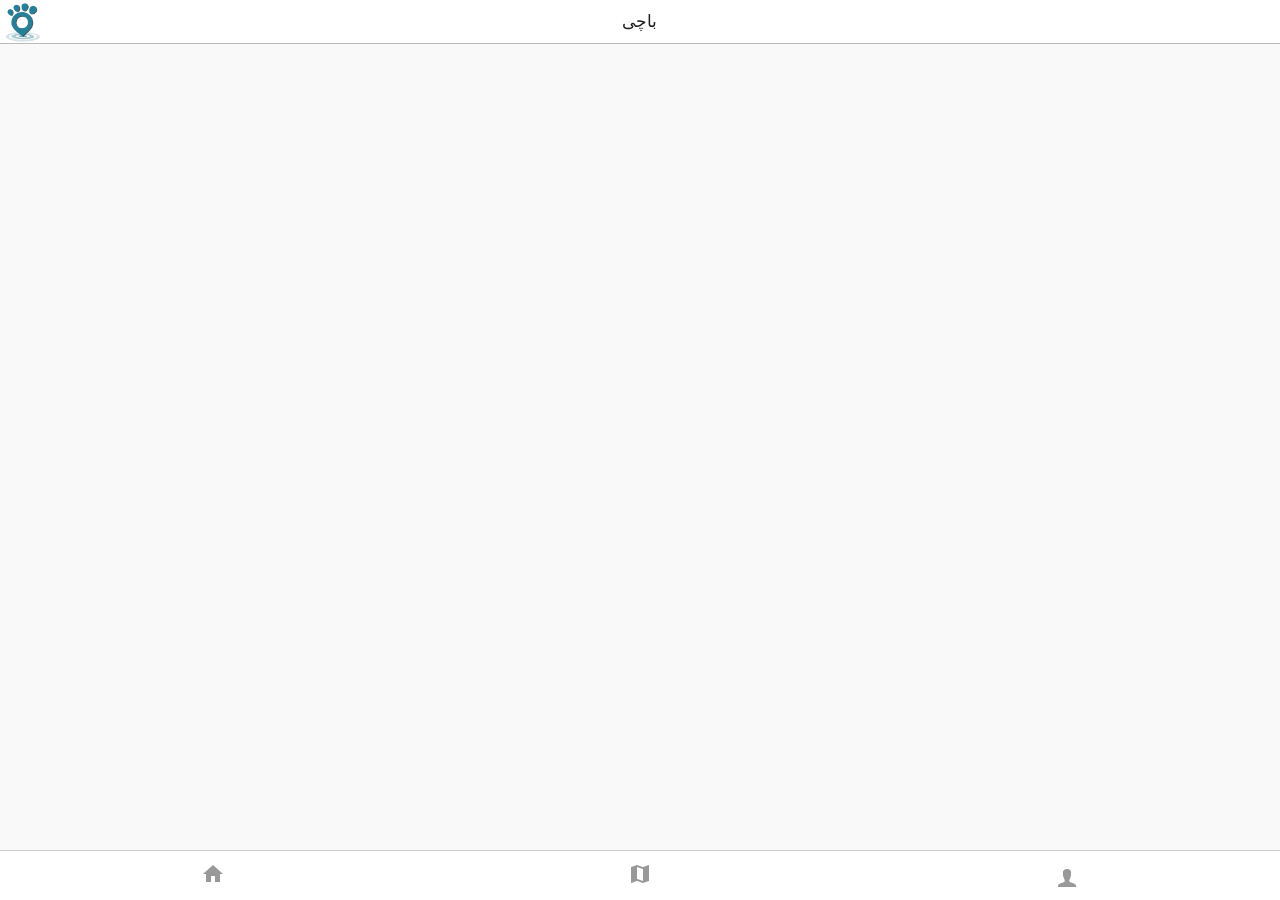
<file: webapp/index.html>
<!DOCTYPE HTML>
<html>
<head>
  <meta charset="utf-8">
  <meta name="viewport" content="width=device-width, initial-scale=1, maximum-scale=1, user-scalable=no">
  <meta http-equiv="Content-Security-Policy" content="default-src * data: gap: https://ssl.gstatic.com; style-src * 'unsafe-inline'; script-src * 'unsafe-inline' 'unsafe-eval'">
<!--   <script src="components/loader.js"></script> -->
  <script src="js/jquery.min.js"></script>
  <script src="lib/onsenui/js/onsenui.min.js"></script>
  <script src="js/conf.js"></script>
  <script src="js/db.js"></script>
  <script src="js/gps.js"></script>
  <script src="js/net.js"></script>
  <link rel="stylesheet" href="components/loader.css">
  <link rel="stylesheet" href="lib/onsenui/css/onsenui.css">
  <link rel="stylesheet" href="lib/onsenui/css/onsen-css-components.css">
  <link rel="stylesheet" href="css/style.css">
</head>
<body>
    <ons-template id="tab1.html">
      <ons-page id="first-page">
        <p style="text-align: center;">
          صفحه اصلی
        </p>
        <div style="margin:100pt 10pt 100pt 10pt;">
        <p>
        <ons-button modifier="large--cta" id="start" onclick="getCurrentLocation();"><ons-ripple></ons-ripple>شروع</ons-button>
        </p>
        </div>
        <div style="margin:100pt 10pt 100pt 10pt;">
        <p>
        <ons-button modifier="large--cta" id="stop" disabled onclick="stopLocation();">پایان</ons-button>
        </p>
        </div>
        <!--<ons-button onclick="gotoUser();">کاربر</ons-button>-->
        <!--<ons-row align="center">
          <ons-col class="col">-->
          <!--</ons-col>
        </ons-row>
        <br/>
        <ons-row align="center">
          <ons-col class="col">-->
          <!--</ons-col>
        </ons-row>-->
        <!--<div id="geolocation"></div>-->
      </ons-page>
    </ons-template>
    <ons-template id="tab4.html">
      <ons-page id="second-page">
        <p style="text-align: center;">
          آرشیو مسیر
        </p>
        <p style="margin-top: 30px;text-align: center;">
          <ons-button onclick="showDates(true);">نمایش </ons-button>
        </p>
        <p style="margin-top: 30px;text-align: center;" class="loading">
          <ons-icon size="50px" spin icon="md-spinner"></ons-icon>
        </p>
        <div id="dates-all"></div>
        <div id="archiveMap1" style="height:350px"></div>
      </ons-page>
    </ons-template>
    <ons-template id="tab2.html">
      <ons-page id="third-page">
        <p style="text-align: center;">
          مسیر
        </p>
        <p style="margin-top: 30px;text-align: center;">
          <ons-button onclick="showDates(false);">نمایش تایید نشده</ons-button>
          <ons-button onclick="showDates(true);">نمایش تایید شده</ons-button>
        </p>
        <p style="margin-top: 30px;text-align: center;" class="loading">
          <ons-icon size="50px" spin icon="md-spinner"></ons-icon>
        </p>
        <p style="margin-top: 30px;text-align: center;font-size:30px;font-weight:bold;">
          <span>امتیاز شما : </span>
          <span id="emtiaz" style="color:red;">-</span>
        </p>
        <div id="dates"></div>
        <!--
        <table width="100%">
          <tr>
        		<td style="width:50%;vertical-align:top;">
              <div id="archiveMap" style="height:350px;"></div><br/>
              <span style="background:#0000ff">&nbsp;&nbsp;</span>
              پیاده
              <br/>
              <span style="background:#ff0000">&nbsp;&nbsp;</span>
              دوچرخه
              <br/>
              <span style="background:#00ff00">&nbsp;&nbsp;</span>
              خودرو
              <br/>
              <span style="background:#068888">&nbsp;&nbsp;</span>
              اتوبوس
              <br/>
              <span style="background:#000000">&nbsp;&nbsp;</span>
              مترو
              <br/>
              <span style="background:#ff00ff">&nbsp;&nbsp;</span>
              ایست
              <br/>
        		</td>
            <td style="width:50%;vertical-align:top;">
              <div id="travel_mode"></div>
            </td>
        	</tr>
        </table>-->
      </ons-page>
    </ons-template>
    <ons-template id="tab3.html">
      <ons-page id="fourth-page">
        <div id="demoMap" style="height:250px;"></div>
        <!--<ons-icon icon="fa-subway"></ons-icon>
        <ons-icon icon="fa-bus"></ons-icon>
        <ons-icon icon="fa-car"></ons-icon>
        <ons-icon icon="fa-bicycle"></ons-icon>
        <ons-icon icon="fa-male"></ons-icon>
        <ons-icon icon="fa-car"></ons-icon>
        <ons-button>
          <ons-icon icon="md-face"></ons-icon>
          Button
        </ons-button>-->
        <!--<ons-button onclick="showModal()">GO</ons-button>-->
        <p style="text-align: center;">
          اطلاعات کاربر
        </p>
        <p style="text-align: center;direction:rtl;">
          <ons-input id="username" modifier="underbar" placeholder="نام کاربری" float ></ons-input>
        </p>
        <p style="text-align: center;direction:rtl;">
          <ons-input id="password" modifier="underbar" type="password" placeholder="رمز عبور" float ></ons-input>
        </p>
        <p style="text-align: center;direction:rtl;" class="reg">
          <ons-input id="repassword" modifier="underbar" type="password" placeholder="تکرار رمز عبور" float ></ons-input>
        </p>
        <p style="text-align: center;direction:rtl;" class="reg">
          <ons-input id="fname" modifier="underbar" placeholder="نام" float ></ons-input>
        </p>
        <p style="text-align: center;direction:rtl;" class="reg">
          <ons-input id="lname" modifier="underbar" placeholder="نام خانوادگی" float ></ons-input>
        </p>
        <p style="text-align: center;" class="reg">
          <label for="gender-1" class="center">
            زن
          </label>
          <label class="left">
            <ons-input name="gender" type="radio" input-id="gender-1" checked></ons-input>
          </label>
          <label for="gender-0" class="center">
            مرد
          </label>
          <label class="left">
            <ons-input name="gender" type="radio" input-id="gender-0"></ons-input>
          </label>
        </p>
        <p style="text-align: center;" class="reg">
          <ons-input id="age" modifier="underbar" placeholder="سن" float></ons-input>
        </p>
        <p style="text-align: center;" class="reg">
          شغل
          <br/>
          <ons-select id="job">
            <option value="1">کارمند</option>
            <option value="2">شغل آزاد</option>
            <option value="3">دانشجو</option>
            <option value="4">دانش آموز</option>
            <option value="5">خانه دار</option>
            <option value="6">بیکار</option>
          </ons-select>
        </p>
        
        <p style="text-align: center;" class="reg">
          مالکیت وسیله نقلیه
          <br/>
          <ons-select id="car">
            <option value="1">خودرو شخصی</option>
            <option value="2">موتور سیکلت</option>
            <option value="3">دوچرخه</option>
            <option value="4">هیچ وسیله نقلیه</option>
            <option value="5">خانه دار</option>
          </ons-select>
        </p>
        <p style="text-align: center;" class="reg">
          <ons-input id="benzin" modifier="underbar" placeholder="مصرف خودرو" float></ons-input>
        </p>
        <p style="text-align: center;" class="reg">
          <ons-input id="cell" modifier="underbar" placeholder="تلفن همراه" float></ons-input>
        </p>
        
        <p style="text-align: center;" class="reg">
          <ons-input id="email" modifier="underbar" placeholder="پست الکترونیک" float></ons-input>
        </p>
        <p style="text-align: center;direction:rtl;" class="reg">
          <input id="address" type="hidden" />
          <label class="center">
            منزل&nbsp;&nbsp;&nbsp;&nbsp;
          </label>
          <ons-button onclick="selectFeild('address');">نقشه</ons-button>
        </p>
        
        <p style="text-align: center;direction:rtl;" class="reg">
          <input id="work1" type="hidden" />
          <label class="center">
            کار&nbsp;۱&nbsp;&nbsp;&nbsp;&nbsp;
          </label>
          <ons-button onclick="selectFeild('work1');">نقشه</ons-button>
        </p>
        <p style="text-align: center;direction:rtl;" class="reg">
          <input id="work2" type="hidden" />
          <label class="center">
            کار&nbsp;۲&nbsp;&nbsp;&nbsp;&nbsp;
          </label>
          <ons-button onclick="selectFeild('work2');">نقشه</ons-button>
        </p>
        <p style="text-align: center;direction:rtl;" class="reg">
          <input id="school1" type="hidden" />
          <label class="center">
            محل تحصیل
          </label>
          <ons-button onclick="selectFeild('school1');">نقشه</ons-button>
        </p>
        <p style="text-align: center;direction:rtl;" class="reg">
          <input id="school2" type="hidden" />
          <label class="center">
            موسسه آموزشی
          </label>
          <ons-button onclick="selectFeild('school2');">نقشه</ons-button>
        </p>
        
        <p style="text-align: center;direction:rtl;" class="reg">
          <input id="shop1" type="hidden" />
          <label class="center">
          محل فروشگاهیی که در هفته بیش از دوبار به آن مراجعه میکنید
          <br/>
          فروشگاه1
          </label>
          <ons-button onclick="selectFeild('shop1');">نقشه</ons-button>
        </p>

        <p style="text-align: center;direction:rtl;" class="reg">
          <input id="shop2" type="hidden" />
          <label class="center">
            فروشگاه2
          </label>
          <ons-button onclick="selectFeild('shop2');">نقشه</ons-button>
        </p>
        <p style="text-align: center;direction:rtl;" class="reg">
          <label class="center">
        آیا برای مسیر یابی و یا استفاده از وسایل نقلیه از موبایل اپلیکیشن استفاده می کنید ؟
          </label>
          <br/>
          <ons-select id="use_car">
            <option value="1">خیر</option>
            <option value="2">بله</option>
          </ons-select>
        </p>
        <p style="text-align: center;direction:rtl;" class="reg">
          <label class="center">
        آیا سرپرست خانواده هستید ؟
          </label>
          <br/>
          <ons-select id="sarparast">
            <option value="1">خیر</option>
            <option value="2">بله</option>
          </ons-select>
        </p>
        <p style="text-align: center;direction:rtl;" class="reg">
          <label class="center">
            تعداد اعضای خانواده شما چند نفر است؟
          </label>
          <br/>
          <ons-input id="tedad_khanevade" modifier="underbar" placeholder="تعداد خانواده" float></ons-input>
        </p>
        <p style="text-align: center;direction:rtl;" class="reg">
          <label class="center">
        به طور معمول برای سفر شهری شغلی یا تحصیلی از چه وسیله ای استفاده می کنید ؟ 
          </label>
          <br/>
          <ons-select id="vasile">
            <option value="1">خودروی شخصی</option>
            <option value="2">تاکسی</option>
            <option value="3">وسیله حمل و نقل عمومی</option>
            <option value="4">دوچرخه</option>
            <option value="5">موتور سیکلت</option>
            <option value="6">پیاده</option>
            <option value="7">سرویس شرکت یا مدرسه</option>
          </ons-select>
        </p>
        
        <p style="margin-top: 30px;text-align: center;" class="loading">
          <ons-icon size="50px" spin icon="md-spinner"></ons-icon>
        </p>
        <p style="margin-top: 30px;text-align: center;">
          <ons-button onclick="login()">ورود</ons-button>
          <ons-button onclick="register()" modifier="light">ثبت نام</ons-button>
        </p>
      </ons-page>
    </ons-template>

  <ons-page>
    <ons-toolbar>
      <div class="center" id="toolbar-title">باچی</div>
      <div class="left"><img src="img/bachi.png" style="height:45px" /></div>
    </ons-toolbar>
    <ons-tabbar position="auto" id="tbbar">
      <ons-tab icon="md-home" page="tab1.html" active>
      </ons-tab>
      <ons-tab icon="md-map" page="tab2.html">
      </ons-tab>
      <!--<ons-tab icon="fa-map" page="tab4.html">
      </ons-tab>-->
      <ons-tab icon="ion-person" page="tab3.html">
      </ons-tab>
    </ons-tabbar>
  </ons-page>
  <ons-modal id="m1" direction="up" style="background:#fff;">
    <ons-toolbar style="margin-top:20pt">
      <div class="left"><ons-toolbar-button onclick="modal_back('m1');">Back</ons-toolbar-button></div>
      <div class="center" id="m1_title">AAA</div>
    </ons-toolbar>
    <div id="archiveMap" style="height:350px;margin-top:20pt;"></div>
    <p id="m1_loading" style="color:#000;"><ons-icon icon="md-spinner" size="28px" spin></ons-icon></p>
    <div id="travel_mode" style="color:#000;"></div>
  </ons-modal>
<!--<ons-page id="helloworld-page">
  <ons-toolbar>
    <div class="center"></div>
    <div class="right">
      <ons-toolbar-button>
        <ons-icon icon="ion-navicon, material:md-menu"></ons-icon>
      </ons-toolbar-button>
    </div>
  </ons-toolbar>

  <p style="text-align: center">
    <ons-button>Click me!</ons-button>
  </p>
</ons-page>-->
  <script>
    function showModal(mod_id,title) {
      var modal = document.querySelector('#'+mod_id);
      // $("#archiveMap").html('');
      $("#travel_mode").html('');
      $("#"+mod_id+"_title").html(title);
      $("#"+mod_id+"_loading").show();
      modal.show();
    }
    function modal_back(mod_id){
      var modal = document.querySelector('#'+mod_id);
      modal.hide();
    }
    var user_id=0;
    var myTabbar = document.querySelector("ons-tabbar");
    // var bgGeo;
    ons.ready(function() {
      try{
        var cb = cordova.plugins.backgroundMode;
        
        cb.enable();
        /*
        cordova.plugins.backgroundMode.overrideBackButton();
        cordova.plugins.backgroundMode.excludeFromTaskList();
        cordova.plugins.backgroundMode.on('activate', function() {
           cordova.plugins.backgroundMode.disableWebViewOptimizations();
           cordova.plugins.backgroundMode.moveToForeground();
        });
        cordova.plugins.backgroundMode.setDefaults({
            title: 'BaChi',
            text: 'BaChi is working',
            icon: 'icon' // this will look for icon.png in platforms/android/res/drawable|mipmap
            color: 'F14F4D' // hex format like 'F14F4D'
            resume: false,
            hidden: false,
            bigText: false
        });
        */
        // cb.setDefaults({
        //     title: 'BaChi',
        //     text: 'BaChi is working',
        //     icon: 'icon' // this will look for icon.png in platforms/android/res/drawable|mipmap
        //     color: 'F14F4D' // hex format like 'F14F4D'
        //     resume: true,
        //     hidden: false,
        //     bigText: false
        // });
        cb.on('activate', function() {
           cb.disableWebViewOptimizations();
           // setTimeout(function(){
           //   cb.moveToForeground();
           // },1000);
        });
        // alert(cb.isActive());
      }catch(e){
        // alert(e.message);
      }
      // cordova.plugins.backgroundMode.setDefaults({
      //     title: "باچی",
      //     text: "باچی فعال است",
      //     icon: 'icon', // this will look for icon.png in platforms/android/res/drawable|mipmap
      //     color: 'F14F4D', // hex format like 'F14F4D'
      //     resume: true,
      //     hidden: true,
      //     bigText: false
      // })
      // cordova.plugins.backgroundMode.enable();
      // cordova.plugins.backgroundMode.on('activate', function() {
      //    cordova.plugins.backgroundMode.disableWebViewOptimizations(); 
      // });
      /*
      //Make sure to get at least one GPS coordinate in the foreground before starting background services
      navigator.geolocation.getCurrentPosition(function() {
       alert("Succesfully retreived our GPS position, we can now start our background tracker.");
      }, function(error) {
       alert(error);
      });

      //Get plugin
      var bgLocationServices =  window.plugins.backgroundLocationServices;
      
      //Congfigure Plugin
      bgLocationServices.configure({
           //Both
           desiredAccuracy: 20, // Desired Accuracy of the location updates (lower means more accurate but more battery consumption)
           distanceFilter: 5, // (Meters) How far you must move from the last point to trigger a location update
           debug: true, // <-- Enable to show visual indications when you receive a background location update
           interval: 2000, // (Milliseconds) Requested Interval in between location updates.
           useActivityDetection: false, // Uses Activitiy detection to shut off gps when you are still (Greatly enhances Battery Life)
           
           //Android Only
           notificationTitle: 'BG Plugin', // customize the title of the notification
           notificationText: 'Tracking', //customize the text of the notification
           fastestInterval: 5000 // <-- (Milliseconds) Fastest interval your app / server can handle updates
           
      });
      
      //Register a callback for location updates, this is where location objects will be sent in the background
      bgLocationServices.registerForLocationUpdates(function(location) {
           // alert("We got an BG Update" + JSON.stringify(location));
           sendBGTest(location);
      }, function(err) {
           alert("Error: Didnt get an update");
           alert(err);
      });
      
      //Register for Activity Updates
      
      //Uses the Detected Activies / CoreMotion API to send back an array of activities and their confidence levels
      //See here for more information:
      //https://developers.google.com/android/reference/com/google/android/gms/location/DetectedActivity
      bgLocationServices.registerForActivityUpdates(function(activities) {
           alert("We got an activity update" + activities);
      }, function(err) {
           alert("Error: Something went wrong");
           alert(err);
      });
      
      //Start the Background Tracker. When you enter the background tracking will start, and stop when you enter the foreground.
      bgLocationServices.start();
      */
      
      myTabbar.addEventListener("prechange", function(e) {

        if((user_id<=0 && e.index!=2)||(user_id>0 && e.index==2)){
          e.cancel();
        }
        if(user_id>0 && e.index==2){
          if(confirm('آیا می خواهید کاربری شما خارج شود؟')){
            logout();
            user_id=-1;
            myTabbar.setActiveTab(2);
          }
        }
        if(user_id>0 && e.index==1){
          $(".loading").show();
          getEmtiaz(function(dt){
            $(".loading").hide();
            if(dt){
              $("#emtiaz").text(dt.items[0].emtiaz);
            }
          });
        }
      });
      createDB();
      sendPoint();
    });
  </script>
  <script src="js/OpenLayers.js"></script>
  <script src="js/map.js"></script>
</body>
</html>
</file>
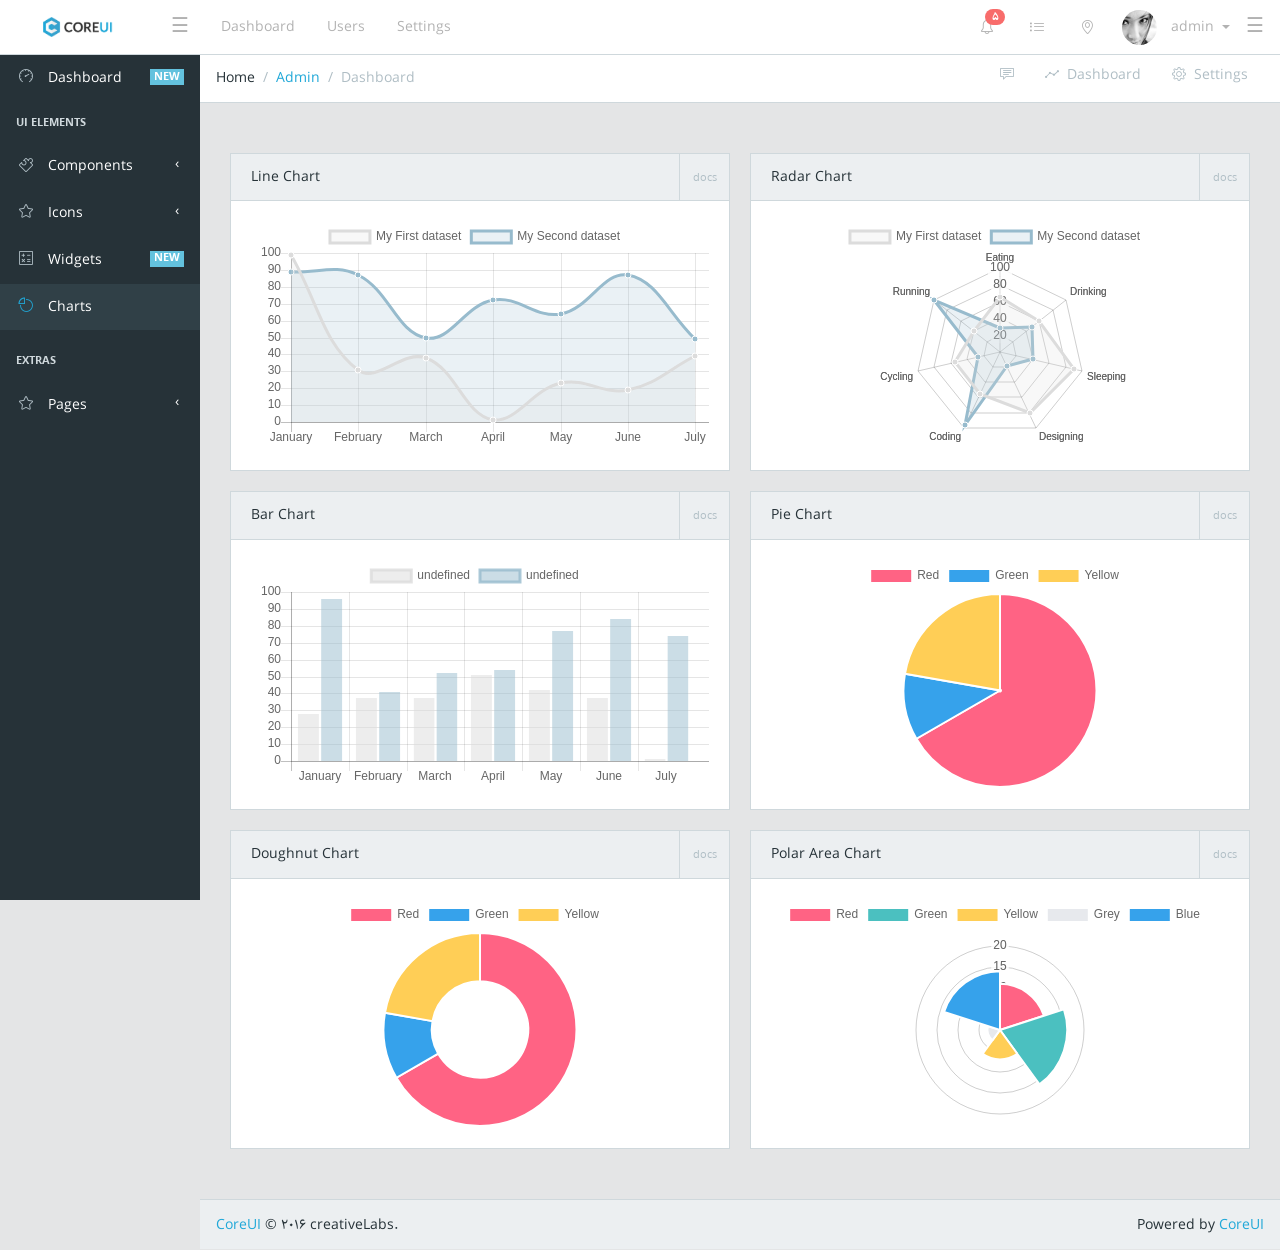
<file: npanel/charts.html>
<!--
 * CoreUI - Open Source Bootstrap Admin Template
 * @version v1.0.0-alpha.2
 * @link http://coreui.io
 * Copyright (c) 2016 creativeLabs Łukasz Holeczek
 * @license MIT
 -->
<!DOCTYPE html>
<html lang="en">

<head>
    <meta charset="utf-8">
    <meta http-equiv="X-UA-Compatible" content="IE=edge">
    <meta name="viewport" content="width=device-width, initial-scale=1, shrink-to-fit=no">
    <meta name="description" content="CoreUI Bootstrap 4 Admin Template">
    <meta name="author" content="Lukasz Holeczek">
    <meta name="keyword" content="CoreUI Bootstrap 4 Admin Template">
    <!-- <link rel="shortcut icon" href="assets/ico/favicon.png"> -->
    <title>CoreUI Bootstrap 4 Admin Template</title>
    <!-- Icons -->
    <link href="css/font-awesome.min.css" rel="stylesheet">
    <link href="css/simple-line-icons.css" rel="stylesheet">
    <!-- Main styles for this application -->
    <link href="css/style.css" rel="stylesheet">
</head>
<!-- BODY options, add following classes to body to change options
		1. 'compact-nav'     	  - Switch sidebar to minified version (width 50px)
		2. 'sidebar-nav'		  - Navigation on the left
			2.1. 'sidebar-off-canvas'	- Off-Canvas
				2.1.1 'sidebar-off-canvas-push'	- Off-Canvas which move content
				2.1.2 'sidebar-off-canvas-with-shadow'	- Add shadow to body elements
		3. 'fixed-nav'			  - Fixed navigation
		4. 'navbar-fixed'		  - Fixed navbar
	-->

<body class="navbar-fixed sidebar-nav fixed-nav">
    <header class="navbar">
        <div class="container-fluid">
            <button class="navbar-toggler mobile-toggler hidden-lg-up" type="button">&#9776;</button>
            <a class="navbar-brand" href="#"></a>
            <ul class="nav navbar-nav hidden-md-down">
                <li class="nav-item">
                    <a class="nav-link navbar-toggler layout-toggler" href="#">&#9776;</a>
                </li>
                <li class="nav-item p-x-1">
                    <a class="nav-link" href="#">Dashboard</a>
                </li>
                <li class="nav-item p-x-1">
                    <a class="nav-link" href="#">Users</a>
                </li>
                <li class="nav-item p-x-1">
                    <a class="nav-link" href="#">Settings</a>
                </li>
            </ul>
            <ul class="nav navbar-nav pull-right hidden-md-down">
                <li class="nav-item">
                    <a class="nav-link" href="#"><i class="icon-bell"></i><span class="tag tag-pill tag-danger">5</span></a>
                </li>
                <li class="nav-item">
                    <a class="nav-link" href="#"><i class="icon-list"></i></a>
                </li>
                <li class="nav-item">
                    <a class="nav-link" href="#"><i class="icon-location-pin"></i></a>
                </li>
                <li class="nav-item dropdown">
                    <a class="nav-link dropdown-toggle nav-link" data-toggle="dropdown" href="#" role="button" aria-haspopup="true" aria-expanded="false">
                        <img src="img/avatars/6.jpg" class="img-avatar" alt="admin@bootstrapmaster.com">
                        <span class="hidden-md-down">admin</span>
                    </a>
                    <div class="dropdown-menu dropdown-menu-right">
                        <div class="dropdown-header text-xs-center">
                            <strong>Account</strong>
                        </div>
                        <a class="dropdown-item" href="#"><i class="fa fa-bell-o"></i> Updates<span class="tag tag-info">42</span></a>
                        <a class="dropdown-item" href="#"><i class="fa fa-envelope-o"></i> Messages<span class="tag tag-success">42</span></a>
                        <a class="dropdown-item" href="#"><i class="fa fa-tasks"></i> Tasks<span class="tag tag-danger">42</span></a>
                        <a class="dropdown-item" href="#"><i class="fa fa-comments"></i> Comments<span class="tag tag-warning">42</span></a>
                        <div class="dropdown-header text-xs-center">
                            <strong>Settings</strong>
                        </div>
                        <a class="dropdown-item" href="#"><i class="fa fa-user"></i> Profile</a>
                        <a class="dropdown-item" href="#"><i class="fa fa-wrench"></i> Settings</a>
                        <a class="dropdown-item" href="#"><i class="fa fa-usd"></i> Payments<span class="tag tag-default">42</span></a>
                        <a class="dropdown-item" href="#"><i class="fa fa-file"></i> Projects<span class="tag tag-primary">42</span></a>
                        <div class="divider"></div>
                        <a class="dropdown-item" href="#"><i class="fa fa-shield"></i> Lock Account</a>
                        <a class="dropdown-item" href="#"><i class="fa fa-lock"></i> Logout</a>
                    </div>
                </li>
                <li class="nav-item">
                    <a class="nav-link navbar-toggler aside-toggle" href="#">&#9776;</a>
                </li>
            </ul>
        </div>
    </header>
    <div class="sidebar">
        <nav class="sidebar-nav">
            <ul class="nav">
                <li class="nav-item">
                    <a class="nav-link" href="index.html"><i class="icon-speedometer"></i> Dashboard <span class="tag tag-info">NEW</span></a>
                </li>
                <li class="nav-title">
                    UI Elements
                </li>
                <li class="nav-item nav-dropdown">
                    <a class="nav-link nav-dropdown-toggle" href="#"><i class="icon-puzzle"></i> Components</a>
                    <ul class="nav-dropdown-items">
                        <li class="nav-item">
                            <a class="nav-link" href="components-buttons.html"><i class="icon-puzzle"></i> Buttons</a>
                        </li>
                        <li class="nav-item">
                            <a class="nav-link" href="components-social-buttons.html"><i class="icon-puzzle"></i> Social Buttons</a>
                        </li>
                        <li class="nav-item">
                            <a class="nav-link" href="components-cards.html"><i class="icon-puzzle"></i> Cards</a>
                        </li>
                        <li class="nav-item">
                            <a class="nav-link" href="components-forms.html"><i class="icon-puzzle"></i> Forms</a>
                        </li>
                        <li class="nav-item">
                            <a class="nav-link" href="components-switches.html"><i class="icon-puzzle"></i> Switches</a>
                        </li>
                        <li class="nav-item">
                            <a class="nav-link" href="components-tables.html"><i class="icon-puzzle"></i> Tables</a>
                        </li>
                    </ul>
                </li>
                <li class="nav-item nav-dropdown">
                    <a class="nav-link nav-dropdown-toggle" href="#"><i class="icon-star"></i> Icons</a>
                    <ul class="nav-dropdown-items">
                        <li class="nav-item">
                            <a class="nav-link" href="icons-font-awesome.html"><i class="icon-star"></i> Font Awesome</a>
                        </li>
                        <li class="nav-item">
                            <a class="nav-link" href="icons-simple-line-icons.html"><i class="icon-star"></i> Simple Line Icons</a>
                        </li>
                    </ul>
                </li>
                <li class="nav-item">
                    <a class="nav-link" href="widgets.html"><i class="icon-calculator"></i> Widgets <span class="tag tag-info">NEW</span></a>
                </li>
                <li class="nav-item">
                    <a class="nav-link" href="charts.html"><i class="icon-pie-chart"></i> Charts</a>
                </li>
                <li class="divider"></li>
                <li class="nav-title">
                    Extras
                </li>
                <li class="nav-item nav-dropdown">
                    <a class="nav-link nav-dropdown-toggle" href="#"><i class="icon-star"></i> Pages</a>
                    <ul class="nav-dropdown-items">
                        <li class="nav-item">
                            <a class="nav-link" href="pages-login.html" target="_top"><i class="icon-star"></i> Login</a>
                        </li>
                        <li class="nav-item">
                            <a class="nav-link" href="pages-register.html" target="_top"><i class="icon-star"></i> Register</a>
                        </li>
                        <li class="nav-item">
                            <a class="nav-link" href="pages-404.html" target="_top"><i class="icon-star"></i> Error 404</a>
                        </li>
                        <li class="nav-item">
                            <a class="nav-link" href="pages-500.html" target="_top"><i class="icon-star"></i> Error 500</a>
                        </li>
                    </ul>
                </li>
            </ul>
        </nav>
    </div>
    <!-- Main content -->
    <main class="main">
        <!-- Breadcrumb -->
        <ol class="breadcrumb">
            <li class="breadcrumb-item">Home</li>
            <li class="breadcrumb-item"><a href="#">Admin</a>
            </li>
            <li class="breadcrumb-item active">Dashboard</li>
            <!-- Breadcrumb Menu-->
            <li class="breadcrumb-menu">
                <div class="btn-group" role="group" aria-label="Button group with nested dropdown">
                    <a class="btn btn-secondary" href="#"><i class="icon-speech"></i></a>
                    <a class="btn btn-secondary" href="./"><i class="icon-graph"></i> &nbsp;Dashboard</a>
                    <a class="btn btn-secondary" href="#"><i class="icon-settings"></i> &nbsp;Settings</a>
                </div>
            </li>
        </ol>
        <div class="container-fluid">
            <div class="animated fadeIn">
                <div class="card-columns col-2">
                    <div class="card">
                        <div class="card-header">
                            Line Chart
                            <div class="card-actions">
                                <a href="http://www.chartjs.org">
                                    <small class="text-muted">docs</small>
                                </a>
                            </div>
                        </div>
                        <div class="card-block">
                            <div class="chart-wrapper">
                                <canvas id="canvas-1"></canvas>
                            </div>
                        </div>
                    </div>
                    <div class="card">
                        <div class="card-header">
                            Bar Chart
                            <div class="card-actions">
                                <a href="http://www.chartjs.org">
                                    <small class="text-muted">docs</small>
                                </a>
                            </div>
                        </div>
                        <div class="card-block">
                            <div class="chart-wrapper">
                                <canvas id="canvas-2"></canvas>
                            </div>
                        </div>
                    </div>
                    <div class="card">
                        <div class="card-header">
                            Doughnut Chart
                            <div class="card-actions">
                                <a href="http://www.chartjs.org">
                                    <small class="text-muted">docs</small>
                                </a>
                            </div>
                        </div>
                        <div class="card-block">
                            <div class="chart-wrapper">
                                <canvas id="canvas-3"></canvas>
                            </div>
                        </div>
                    </div>
                    <div class="card">
                        <div class="card-header">
                            Radar Chart
                            <div class="card-actions">
                                <a href="http://www.chartjs.org">
                                    <small class="text-muted">docs</small>
                                </a>
                            </div>
                        </div>
                        <div class="card-block">
                            <div class="chart-wrapper">
                                <canvas id="canvas-4"></canvas>
                            </div>
                        </div>
                    </div>
                    <div class="card">
                        <div class="card-header">
                            Pie Chart
                            <div class="card-actions">
                                <a href="http://www.chartjs.org">
                                    <small class="text-muted">docs</small>
                                </a>
                            </div>
                        </div>
                        <div class="card-block">
                            <div class="chart-wrapper">
                                <canvas id="canvas-5"></canvas>
                            </div>
                        </div>
                    </div>
                    <div class="card">
                        <div class="card-header">
                            Polar Area Chart
                            <div class="card-actions">
                                <a href="http://www.chartjs.org">
                                    <small class="text-muted">docs</small>
                                </a>
                            </div>
                        </div>
                        <div class="card-block">
                            <div class="chart-wrapper">
                                <canvas id="canvas-6"></canvas>
                            </div>
                        </div>
                    </div>
                </div>
            </div>
        </div>
        <!-- /.container-fluid -->
    </main>
    <aside class="aside-menu">
        <ul class="nav nav-tabs" role="tablist">
            <li class="nav-item">
                <a class="nav-link active" data-toggle="tab" href="#timeline" role="tab"><i class="icon-list"></i></a>
            </li>
            <li class="nav-item">
                <a class="nav-link" data-toggle="tab" href="#messages" role="tab"><i class="icon-speech"></i></a>
            </li>
            <li class="nav-item">
                <a class="nav-link" data-toggle="tab" href="#settings" role="tab"><i class="icon-settings"></i></a>
            </li>
        </ul>
        <!-- Tab panes -->
        <div class="tab-content">
            <div class="tab-pane active" id="timeline" role="tabpanel">
                <div class="callout m-a-0 p-y-h text-muted text-xs-center bg-faded text-uppercase">
                    <small><b>Today</b>
                    </small>
                </div>
                <hr class="transparent m-x-1 m-y-0">
                <div class="callout callout-warning m-a-0 p-y-1">
                    <div class="avatar pull-xs-right">
                        <img src="img/avatars/7.jpg" class="img-avatar" alt="admin@bootstrapmaster.com">
                    </div>
                    <div>Meeting with
                        <strong>Lucas</strong>
                    </div>
                    <small class="text-muted m-r-1"><i class="icon-calendar"></i>&nbsp; 1 - 3pm</small>
                    <small class="text-muted"><i class="icon-location-pin"></i>&nbsp; Palo Alto, CA</small>
                </div>
                <hr class="m-x-1 m-y-0">
                <div class="callout callout-info m-a-0 p-y-1">
                    <div class="avatar pull-xs-right">
                        <img src="img/avatars/4.jpg" class="img-avatar" alt="admin@bootstrapmaster.com">
                    </div>
                    <div>Skype with
                        <strong>Megan</strong>
                    </div>
                    <small class="text-muted m-r-1"><i class="icon-calendar"></i>&nbsp; 4 - 5pm</small>
                    <small class="text-muted"><i class="icon-social-skype"></i>&nbsp; On-line</small>
                </div>
                <hr class="transparent m-x-1 m-y-0">
                <div class="callout m-a-0 p-y-h text-muted text-xs-center bg-faded text-uppercase">
                    <small><b>Tomorrow</b>
                    </small>
                </div>
                <hr class="transparent m-x-1 m-y-0">
                <div class="callout callout-danger m-a-0 p-y-1">
                    <div>New UI Project -
                        <strong>deadline</strong>
                    </div>
                    <small class="text-muted m-r-1"><i class="icon-calendar"></i>&nbsp; 10 - 11pm</small>
                    <small class="text-muted"><i class="icon-home"></i>&nbsp; creativeLabs HQ</small>
                    <div class="avatars-stack m-t-h">
                        <div class="avatar avatar-xs">
                            <img src="img/avatars/2.jpg" class="img-avatar" alt="admin@bootstrapmaster.com">
                        </div>
                        <div class="avatar avatar-xs">
                            <img src="img/avatars/3.jpg" class="img-avatar" alt="admin@bootstrapmaster.com">
                        </div>
                        <div class="avatar avatar-xs">
                            <img src="img/avatars/4.jpg" class="img-avatar" alt="admin@bootstrapmaster.com">
                        </div>
                        <div class="avatar avatar-xs">
                            <img src="img/avatars/5.jpg" class="img-avatar" alt="admin@bootstrapmaster.com">
                        </div>
                        <div class="avatar avatar-xs">
                            <img src="img/avatars/6.jpg" class="img-avatar" alt="admin@bootstrapmaster.com">
                        </div>
                    </div>
                </div>
                <hr class="m-x-1 m-y-0">
                <div class="callout callout-success m-a-0 p-y-1">
                    <div>
                        <strong>#10 Startups.Garden</strong>Meetup</div>
                    <small class="text-muted m-r-1"><i class="icon-calendar"></i>&nbsp; 1 - 3pm</small>
                    <small class="text-muted"><i class="icon-location-pin"></i>&nbsp; Palo Alto, CA</small>
                </div>
                <hr class="m-x-1 m-y-0">
                <div class="callout callout-primary m-a-0 p-y-1">
                    <div>
                        <strong>Team meeting</strong>
                    </div>
                    <small class="text-muted m-r-1"><i class="icon-calendar"></i>&nbsp; 4 - 6pm</small>
                    <small class="text-muted"><i class="icon-home"></i>&nbsp; creativeLabs HQ</small>
                    <div class="avatars-stack m-t-h">
                        <div class="avatar avatar-xs">
                            <img src="img/avatars/2.jpg" class="img-avatar" alt="admin@bootstrapmaster.com">
                        </div>
                        <div class="avatar avatar-xs">
                            <img src="img/avatars/3.jpg" class="img-avatar" alt="admin@bootstrapmaster.com">
                        </div>
                        <div class="avatar avatar-xs">
                            <img src="img/avatars/4.jpg" class="img-avatar" alt="admin@bootstrapmaster.com">
                        </div>
                        <div class="avatar avatar-xs">
                            <img src="img/avatars/5.jpg" class="img-avatar" alt="admin@bootstrapmaster.com">
                        </div>
                        <div class="avatar avatar-xs">
                            <img src="img/avatars/6.jpg" class="img-avatar" alt="admin@bootstrapmaster.com">
                        </div>
                        <div class="avatar avatar-xs">
                            <img src="img/avatars/7.jpg" class="img-avatar" alt="admin@bootstrapmaster.com">
                        </div>
                        <div class="avatar avatar-xs">
                            <img src="img/avatars/8.jpg" class="img-avatar" alt="admin@bootstrapmaster.com">
                        </div>
                    </div>
                </div>
                <hr class="m-x-1 m-y-0">
            </div>
            <div class="tab-pane p-a-1" id="messages" role="tabpanel">
                <div class="message">
                    <div class="p-y-1 p-b-3 m-r-1 pull-left">
                        <div class="avatar">
                            <img src="img/avatars/7.jpg" class="img-avatar" alt="admin@bootstrapmaster.com">
                            <span class="avatar-status tag-success"></span>
                        </div>
                    </div>
                    <div>
                        <small class="text-muted">Lukasz Holeczek</small>
                        <small class="text-muted pull-right m-t-q">1:52 PM</small>
                    </div>
                    <div class="text-truncate font-weight-bold">Lorem ipsum dolor sit amet</div>
                    <small class="text-muted">Lorem ipsum dolor sit amet, consectetur adipisicing elit, sed do eiusmod tempor incididunt...</small>
                </div>
                <hr>
                <div class="message">
                    <div class="p-y-1 p-b-3 m-r-1 pull-left">
                        <div class="avatar">
                            <img src="img/avatars/7.jpg" class="img-avatar" alt="admin@bootstrapmaster.com">
                            <span class="avatar-status tag-success"></span>
                        </div>
                    </div>
                    <div>
                        <small class="text-muted">Lukasz Holeczek</small>
                        <small class="text-muted pull-right m-t-q">1:52 PM</small>
                    </div>
                    <div class="text-truncate font-weight-bold">Lorem ipsum dolor sit amet</div>
                    <small class="text-muted">Lorem ipsum dolor sit amet, consectetur adipisicing elit, sed do eiusmod tempor incididunt...</small>
                </div>
                <hr>
                <div class="message">
                    <div class="p-y-1 p-b-3 m-r-1 pull-left">
                        <div class="avatar">
                            <img src="img/avatars/7.jpg" class="img-avatar" alt="admin@bootstrapmaster.com">
                            <span class="avatar-status tag-success"></span>
                        </div>
                    </div>
                    <div>
                        <small class="text-muted">Lukasz Holeczek</small>
                        <small class="text-muted pull-right m-t-q">1:52 PM</small>
                    </div>
                    <div class="text-truncate font-weight-bold">Lorem ipsum dolor sit amet</div>
                    <small class="text-muted">Lorem ipsum dolor sit amet, consectetur adipisicing elit, sed do eiusmod tempor incididunt...</small>
                </div>
                <hr>
                <div class="message">
                    <div class="p-y-1 p-b-3 m-r-1 pull-left">
                        <div class="avatar">
                            <img src="img/avatars/7.jpg" class="img-avatar" alt="admin@bootstrapmaster.com">
                            <span class="avatar-status tag-success"></span>
                        </div>
                    </div>
                    <div>
                        <small class="text-muted">Lukasz Holeczek</small>
                        <small class="text-muted pull-right m-t-q">1:52 PM</small>
                    </div>
                    <div class="text-truncate font-weight-bold">Lorem ipsum dolor sit amet</div>
                    <small class="text-muted">Lorem ipsum dolor sit amet, consectetur adipisicing elit, sed do eiusmod tempor incididunt...</small>
                </div>
                <hr>
                <div class="message">
                    <div class="p-y-1 p-b-3 m-r-1 pull-left">
                        <div class="avatar">
                            <img src="img/avatars/7.jpg" class="img-avatar" alt="admin@bootstrapmaster.com">
                            <span class="avatar-status tag-success"></span>
                        </div>
                    </div>
                    <div>
                        <small class="text-muted">Lukasz Holeczek</small>
                        <small class="text-muted pull-right m-t-q">1:52 PM</small>
                    </div>
                    <div class="text-truncate font-weight-bold">Lorem ipsum dolor sit amet</div>
                    <small class="text-muted">Lorem ipsum dolor sit amet, consectetur adipisicing elit, sed do eiusmod tempor incididunt...</small>
                </div>
            </div>
            <div class="tab-pane p-a-1" id="settings" role="tabpanel">
                <h6>Settings</h6>
                <div class="aside-options">
                    <div class="clearfix m-t-2">
                        <small><b>Option 1</b>
                        </small>
                        <label class="switch switch-text switch-pill switch-success switch-sm pull-right">
                            <input type="checkbox" class="switch-input" checked>
                            <span class="switch-label" data-on="On" data-off="Off"></span>
                            <span class="switch-handle"></span>
                        </label>
                    </div>
                    <div>
                        <small class="text-muted">Lorem ipsum dolor sit amet, consectetur adipisicing elit, sed do eiusmod tempor incididunt ut labore et dolore magna aliqua.</small>
                    </div>
                </div>
                <div class="aside-options">
                    <div class="clearfix m-t-1">
                        <small><b>Option 2</b>
                        </small>
                        <label class="switch switch-text switch-pill switch-success switch-sm pull-right">
                            <input type="checkbox" class="switch-input">
                            <span class="switch-label" data-on="On" data-off="Off"></span>
                            <span class="switch-handle"></span>
                        </label>
                    </div>
                    <div>
                        <small class="text-muted">Lorem ipsum dolor sit amet, consectetur adipisicing elit, sed do eiusmod tempor incididunt ut labore et dolore magna aliqua.</small>
                    </div>
                </div>
                <div class="aside-options">
                    <div class="clearfix m-t-1">
                        <small><b>Option 3</b>
                        </small>
                        <label class="switch switch-text switch-pill switch-success switch-sm pull-right">
                            <input type="checkbox" class="switch-input">
                            <span class="switch-label" data-on="On" data-off="Off"></span>
                            <span class="switch-handle"></span>
                        </label>
                    </div>
                </div>
                <div class="aside-options">
                    <div class="clearfix m-t-1">
                        <small><b>Option 4</b>
                        </small>
                        <label class="switch switch-text switch-pill switch-success switch-sm pull-right">
                            <input type="checkbox" class="switch-input" checked>
                            <span class="switch-label" data-on="On" data-off="Off"></span>
                            <span class="switch-handle"></span>
                        </label>
                    </div>
                </div>
                <hr>
                <h6>System Utilization</h6>
                <div class="text-uppercase m-b-q m-t-2">
                    <small><b>CPU Usage</b>
                    </small>
                </div>
                <progress class="progress progress-xs progress-info m-a-0" value="25" max="100">25%</progress>
                <small class="text-muted">348 Processes. 1/4 Cores.</small>
                <div class="text-uppercase m-b-q m-t-h">
                    <small><b>Memory Usage</b>
                    </small>
                </div>
                <progress class="progress progress-xs progress-warning m-a-0" value="70" max="100">70%</progress>
                <small class="text-muted">11444GB/16384MB</small>
                <div class="text-uppercase m-b-q m-t-h">
                    <small><b>SSD 1 Usage</b>
                    </small>
                </div>
                <progress class="progress progress-xs progress-danger m-a-0" value="95" max="100">95%</progress>
                <small class="text-muted">243GB/256GB</small>
                <div class="text-uppercase m-b-q m-t-h">
                    <small><b>SSD 2 Usage</b>
                    </small>
                </div>
                <progress class="progress progress-xs progress-success m-a-0" value="10" max="100">10%</progress>
                <small class="text-muted">25GB/256GB</small>
            </div>
        </div>
    </aside>
    <footer class="footer">
        <span class="text-left">
            <a href="http://coreui.io">CoreUI</a> &copy; 2016 creativeLabs.
        </span>
        <span class="pull-right">
            Powered by <a href="http://coreui.io">CoreUI</a>
        </span>
    </footer>
    <!-- Bootstrap and necessary plugins -->
    <script src="js/libs/jquery.min.js"></script>
    <script src="js/libs/tether.min.js"></script>
    <script src="js/libs/bootstrap.min.js"></script>
    <script src="js/libs/pace.min.js"></script>
    <!-- Plugins and scripts required by all views -->
    <script src="js/libs/Chart.min.js"></script>
    <!-- CoreUI main scripts -->

    <script src="js/app.js"></script>
    <!-- Plugins and scripts required by this views -->
    <!-- Custom scripts required by this view -->
    <script src="js/views/charts.js"></script>
    <!-- Grunt watch plugin -->
    <script src="//localhost:35729/livereload.js"></script>
</body>

</html>
</file>
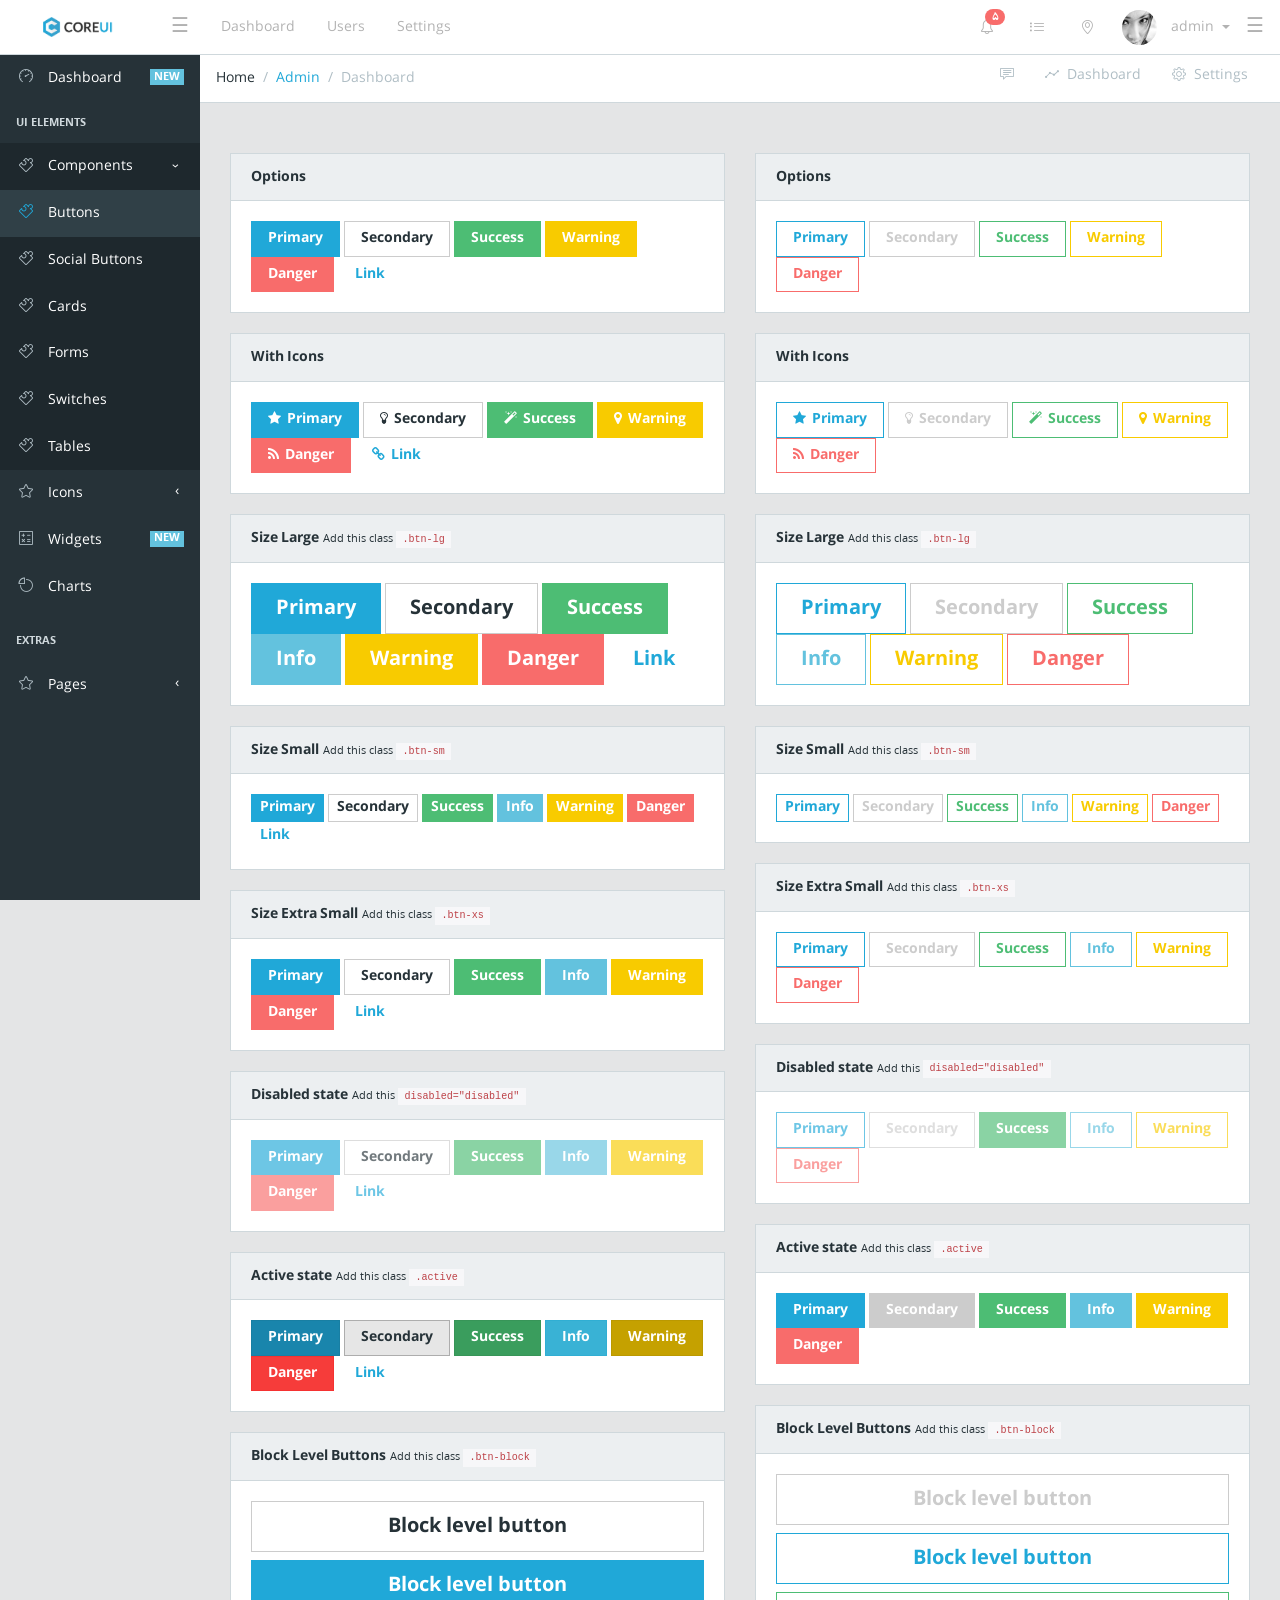
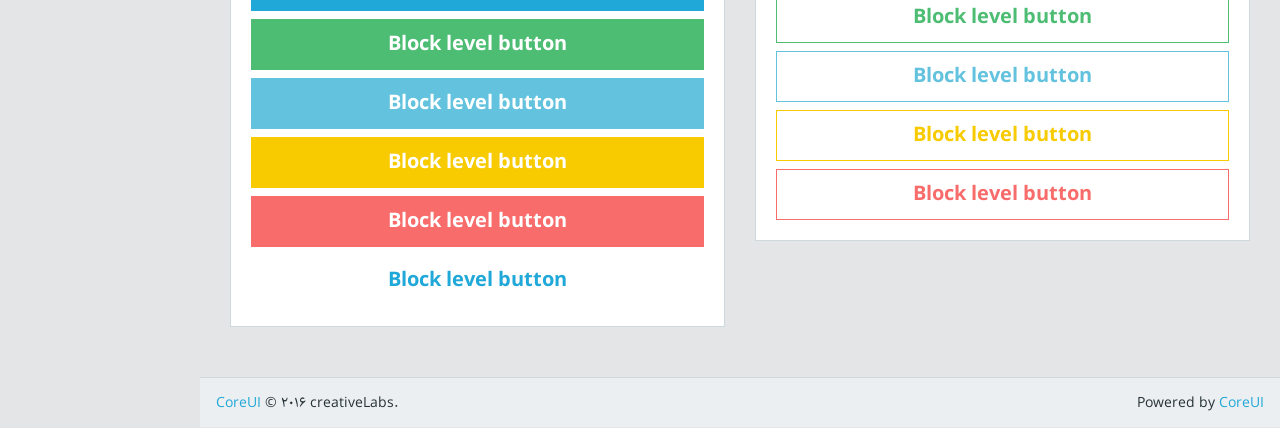
<file: npanel/components-buttons.html>
<!--
 * CoreUI - Open Source Bootstrap Admin Template
 * @version v1.0.0-alpha.2
 * @link http://coreui.io
 * Copyright (c) 2016 creativeLabs Łukasz Holeczek
 * @license MIT
 -->
<!DOCTYPE html>
<html lang="en">

<head>
    <meta charset="utf-8">
    <meta http-equiv="X-UA-Compatible" content="IE=edge">
    <meta name="viewport" content="width=device-width, initial-scale=1, shrink-to-fit=no">
    <meta name="description" content="CoreUI Bootstrap 4 Admin Template">
    <meta name="author" content="Lukasz Holeczek">
    <meta name="keyword" content="CoreUI Bootstrap 4 Admin Template">
    <!-- <link rel="shortcut icon" href="assets/ico/favicon.png"> -->
    <title>CoreUI Bootstrap 4 Admin Template</title>
    <!-- Icons -->
    <link href="css/font-awesome.min.css" rel="stylesheet">
    <link href="css/simple-line-icons.css" rel="stylesheet">
    <!-- Main styles for this application -->
    <link href="css/style.css" rel="stylesheet">
</head>
<!-- BODY options, add following classes to body to change options
		1. 'compact-nav'     	  - Switch sidebar to minified version (width 50px)
		2. 'sidebar-nav'		  - Navigation on the left
			2.1. 'sidebar-off-canvas'	- Off-Canvas
				2.1.1 'sidebar-off-canvas-push'	- Off-Canvas which move content
				2.1.2 'sidebar-off-canvas-with-shadow'	- Add shadow to body elements
		3. 'fixed-nav'			  - Fixed navigation
		4. 'navbar-fixed'		  - Fixed navbar
	-->

<body class="navbar-fixed sidebar-nav fixed-nav">
    <header class="navbar">
        <div class="container-fluid">
            <button class="navbar-toggler mobile-toggler hidden-lg-up" type="button">&#9776;</button>
            <a class="navbar-brand" href="#"></a>
            <ul class="nav navbar-nav hidden-md-down">
                <li class="nav-item">
                    <a class="nav-link navbar-toggler layout-toggler" href="#">&#9776;</a>
                </li>
                <li class="nav-item p-x-1">
                    <a class="nav-link" href="#">Dashboard</a>
                </li>
                <li class="nav-item p-x-1">
                    <a class="nav-link" href="#">Users</a>
                </li>
                <li class="nav-item p-x-1">
                    <a class="nav-link" href="#">Settings</a>
                </li>
            </ul>
            <ul class="nav navbar-nav pull-right hidden-md-down">
                <li class="nav-item">
                    <a class="nav-link" href="#"><i class="icon-bell"></i><span class="tag tag-pill tag-danger">5</span></a>
                </li>
                <li class="nav-item">
                    <a class="nav-link" href="#"><i class="icon-list"></i></a>
                </li>
                <li class="nav-item">
                    <a class="nav-link" href="#"><i class="icon-location-pin"></i></a>
                </li>
                <li class="nav-item dropdown">
                    <a class="nav-link dropdown-toggle nav-link" data-toggle="dropdown" href="#" role="button" aria-haspopup="true" aria-expanded="false">
                        <img src="img/avatars/6.jpg" class="img-avatar" alt="admin@bootstrapmaster.com">
                        <span class="hidden-md-down">admin</span>
                    </a>
                    <div class="dropdown-menu dropdown-menu-right">
                        <div class="dropdown-header text-xs-center">
                            <strong>Account</strong>
                        </div>
                        <a class="dropdown-item" href="#"><i class="fa fa-bell-o"></i> Updates<span class="tag tag-info">42</span></a>
                        <a class="dropdown-item" href="#"><i class="fa fa-envelope-o"></i> Messages<span class="tag tag-success">42</span></a>
                        <a class="dropdown-item" href="#"><i class="fa fa-tasks"></i> Tasks<span class="tag tag-danger">42</span></a>
                        <a class="dropdown-item" href="#"><i class="fa fa-comments"></i> Comments<span class="tag tag-warning">42</span></a>
                        <div class="dropdown-header text-xs-center">
                            <strong>Settings</strong>
                        </div>
                        <a class="dropdown-item" href="#"><i class="fa fa-user"></i> Profile</a>
                        <a class="dropdown-item" href="#"><i class="fa fa-wrench"></i> Settings</a>
                        <a class="dropdown-item" href="#"><i class="fa fa-usd"></i> Payments<span class="tag tag-default">42</span></a>
                        <a class="dropdown-item" href="#"><i class="fa fa-file"></i> Projects<span class="tag tag-primary">42</span></a>
                        <div class="divider"></div>
                        <a class="dropdown-item" href="#"><i class="fa fa-shield"></i> Lock Account</a>
                        <a class="dropdown-item" href="#"><i class="fa fa-lock"></i> Logout</a>
                    </div>
                </li>
                <li class="nav-item">
                    <a class="nav-link navbar-toggler aside-toggle" href="#">&#9776;</a>
                </li>
            </ul>
        </div>
    </header>
    <div class="sidebar">
        <nav class="sidebar-nav">
            <ul class="nav">
                <li class="nav-item">
                    <a class="nav-link" href="index.html"><i class="icon-speedometer"></i> Dashboard <span class="tag tag-info">NEW</span></a>
                </li>
                <li class="nav-title">
                    UI Elements
                </li>
                <li class="nav-item nav-dropdown">
                    <a class="nav-link nav-dropdown-toggle" href="#"><i class="icon-puzzle"></i> Components</a>
                    <ul class="nav-dropdown-items">
                        <li class="nav-item">
                            <a class="nav-link" href="components-buttons.html"><i class="icon-puzzle"></i> Buttons</a>
                        </li>
                        <li class="nav-item">
                            <a class="nav-link" href="components-social-buttons.html"><i class="icon-puzzle"></i> Social Buttons</a>
                        </li>
                        <li class="nav-item">
                            <a class="nav-link" href="components-cards.html"><i class="icon-puzzle"></i> Cards</a>
                        </li>
                        <li class="nav-item">
                            <a class="nav-link" href="components-forms.html"><i class="icon-puzzle"></i> Forms</a>
                        </li>
                        <li class="nav-item">
                            <a class="nav-link" href="components-switches.html"><i class="icon-puzzle"></i> Switches</a>
                        </li>
                        <li class="nav-item">
                            <a class="nav-link" href="components-tables.html"><i class="icon-puzzle"></i> Tables</a>
                        </li>
                    </ul>
                </li>
                <li class="nav-item nav-dropdown">
                    <a class="nav-link nav-dropdown-toggle" href="#"><i class="icon-star"></i> Icons</a>
                    <ul class="nav-dropdown-items">
                        <li class="nav-item">
                            <a class="nav-link" href="icons-font-awesome.html"><i class="icon-star"></i> Font Awesome</a>
                        </li>
                        <li class="nav-item">
                            <a class="nav-link" href="icons-simple-line-icons.html"><i class="icon-star"></i> Simple Line Icons</a>
                        </li>
                    </ul>
                </li>
                <li class="nav-item">
                    <a class="nav-link" href="widgets.html"><i class="icon-calculator"></i> Widgets <span class="tag tag-info">NEW</span></a>
                </li>
                <li class="nav-item">
                    <a class="nav-link" href="charts.html"><i class="icon-pie-chart"></i> Charts</a>
                </li>
                <li class="divider"></li>
                <li class="nav-title">
                    Extras
                </li>
                <li class="nav-item nav-dropdown">
                    <a class="nav-link nav-dropdown-toggle" href="#"><i class="icon-star"></i> Pages</a>
                    <ul class="nav-dropdown-items">
                        <li class="nav-item">
                            <a class="nav-link" href="pages-login.html" target="_top"><i class="icon-star"></i> Login</a>
                        </li>
                        <li class="nav-item">
                            <a class="nav-link" href="pages-register.html" target="_top"><i class="icon-star"></i> Register</a>
                        </li>
                        <li class="nav-item">
                            <a class="nav-link" href="pages-404.html" target="_top"><i class="icon-star"></i> Error 404</a>
                        </li>
                        <li class="nav-item">
                            <a class="nav-link" href="pages-500.html" target="_top"><i class="icon-star"></i> Error 500</a>
                        </li>
                    </ul>
                </li>
            </ul>
        </nav>
    </div>
    <!-- Main content -->
    <main class="main">
        <!-- Breadcrumb -->
        <ol class="breadcrumb">
            <li class="breadcrumb-item">Home</li>
            <li class="breadcrumb-item"><a href="#">Admin</a>
            </li>
            <li class="breadcrumb-item active">Dashboard</li>
            <!-- Breadcrumb Menu-->
            <li class="breadcrumb-menu">
                <div class="btn-group" role="group" aria-label="Button group with nested dropdown">
                    <a class="btn btn-secondary" href="#"><i class="icon-speech"></i></a>
                    <a class="btn btn-secondary" href="./"><i class="icon-graph"></i> &nbsp;Dashboard</a>
                    <a class="btn btn-secondary" href="#"><i class="icon-settings"></i> &nbsp;Settings</a>
                </div>
            </li>
        </ol>
        <div class="container-fluid">
            <div class="animated fadeIn">
                <div class="row">

                    <div class="col-md-6">

                        <div class="card">
                            <div class="card-header">
                                <strong>Options</strong>
                            </div>
                            <div class="card-block">
                                <!-- Provides extra visual weight and identifies the primary action in a set of buttons -->
                                <button type="button" class="btn btn-primary">Primary</button>

                                <!-- Secondary, outline button -->
                                <button type="button" class="btn btn-secondary">Secondary</button>

                                <!-- Indicates a successful or positive action -->
                                <button type="button" class="btn btn-success">Success</button>

                                <!-- Indicates caution should be taken with this action -->
                                <button type="button" class="btn btn-warning">Warning</button>

                                <!-- Indicates a dangerous or potentially negative action -->
                                <button type="button" class="btn btn-danger">Danger</button>

                                <!-- Deemphasize a button by making it look like a link while maintaining button behavior -->
                                <button type="button" class="btn btn-link">Link</button>
                            </div>
                        </div>

                        <div class="card">
                            <div class="card-header">
                                <strong>With Icons</strong>
                            </div>
                            <div class="card-block">
                                <button type="button" class="btn btn-primary"><i class="fa fa-star"></i>&nbsp; Primary</button>
                                <button type="button" class="btn btn-secondary"><i class="fa fa-lightbulb-o"></i>&nbsp; Secondary</button>
                                <button type="button" class="btn btn-success"><i class="fa fa-magic"></i>&nbsp; Success</button>
                                <button type="button" class="btn btn-warning"><i class="fa fa-map-marker"></i>&nbsp; Warning</button>
                                <button type="button" class="btn btn-danger"><i class="fa fa-rss"></i>&nbsp; Danger</button>
                                <button type="button" class="btn btn-link"><i class="fa fa-link"></i>&nbsp; Link</button>
                            </div>
                        </div>

                        <div class="card">
                            <div class="card-header">
                                <strong>Size Large</strong>
                                <small>Add this class
                                    <code>.btn-lg</code>
                                </small>
                            </div>
                            <div class="card-block">
                                <button type="button" class="btn btn-primary btn-lg">Primary</button>
                                <button type="button" class="btn btn-secondary btn-lg">Secondary</button>
                                <button type="button" class="btn btn-success btn-lg">Success</button>
                                <button type="button" class="btn btn-info btn-lg">Info</button>
                                <button type="button" class="btn btn-warning btn-lg">Warning</button>
                                <button type="button" class="btn btn-danger btn-lg">Danger</button>
                                <button type="button" class="btn btn-link btn-lg">Link</button>
                            </div>
                        </div>

                        <div class="card">
                            <div class="card-header">
                                <strong>Size Small</strong>
                                <small>Add this class
                                    <code>.btn-sm</code>
                                </small>
                            </div>
                            <div class="card-block">
                                <button type="button" class="btn btn-primary btn-sm">Primary</button>
                                <button type="button" class="btn btn-secondary btn-sm">Secondary</button>
                                <button type="button" class="btn btn-success btn-sm">Success</button>
                                <button type="button" class="btn btn-info btn-sm">Info</button>
                                <button type="button" class="btn btn-warning btn-sm">Warning</button>
                                <button type="button" class="btn btn-danger btn-sm">Danger</button>
                                <button type="button" class="btn btn-link btn-sm">Link</button>
                            </div>
                        </div>

                        <div class="card">
                            <div class="card-header">
                                <strong>Size Extra Small</strong>
                                <small>Add this class
                                    <code>.btn-xs</code>
                                </small>
                            </div>
                            <div class="card-block">
                                <button type="button" class="btn btn-primary btn-xs">Primary</button>
                                <button type="button" class="btn btn-secondary btn-xs">Secondary</button>
                                <button type="button" class="btn btn-success btn-xs">Success</button>
                                <button type="button" class="btn btn-info btn-xs">Info</button>
                                <button type="button" class="btn btn-warning btn-xs">Warning</button>
                                <button type="button" class="btn btn-danger btn-xs">Danger</button>
                                <button type="button" class="btn btn-link btn-xs">Link</button>
                            </div>
                        </div>

                        <div class="card">
                            <div class="card-header">
                                <strong>Disabled state</strong>
                                <small>Add this
                                    <code>disabled="disabled"</code>
                                </small>
                            </div>
                            <div class="card-block">
                                <button type="button" class="btn btn-primary" disabled="disabled">Primary</button>
                                <button type="button" class="btn btn-secondary" disabled="disabled">Secondary</button>
                                <button type="button" class="btn btn-success" disabled="disabled">Success</button>
                                <button type="button" class="btn btn-info" disabled="disabled">Info</button>
                                <button type="button" class="btn btn-warning" disabled="disabled">Warning</button>
                                <button type="button" class="btn btn-danger" disabled="disabled">Danger</button>
                                <button type="button" class="btn btn-link" disabled="disabled">Link</button>
                            </div>
                        </div>

                        <div class="card">
                            <div class="card-header">
                                <strong>Active state</strong>
                                <small>Add this class
                                    <code>.active</code>
                                </small>
                            </div>
                            <div class="card-block">
                                <button type="button" class="btn btn-primary active">Primary</button>
                                <button type="button" class="btn btn-secondary active">Secondary</button>
                                <button type="button" class="btn btn-success active">Success</button>
                                <button type="button" class="btn btn-info active">Info</button>
                                <button type="button" class="btn btn-warning active">Warning</button>
                                <button type="button" class="btn btn-danger active">Danger</button>
                                <button type="button" class="btn btn-link active">Link</button>
                            </div>
                        </div>

                        <div class="card">
                            <div class="card-header">
                                <strong>Block Level Buttons</strong>
                                <small>Add this class
                                    <code>.btn-block</code>
                                </small>
                            </div>
                            <div class="card-block">
                                <button type="button" class="btn btn-secondary btn-lg btn-block">Block level button</button>
                                <button type="button" class="btn btn-primary btn-lg btn-block">Block level button</button>
                                <button type="button" class="btn btn-success btn-lg btn-block">Block level button</button>
                                <button type="button" class="btn btn-info btn-lg btn-block">Block level button</button>
                                <button type="button" class="btn btn-warning btn-lg btn-block">Block level button</button>
                                <button type="button" class="btn btn-danger btn-lg btn-block">Block level button</button>
                                <button type="button" class="btn btn-link btn-lg btn-block">Block level button</button>
                            </div>
                        </div>

                    </div>
                    <!--/col-->

                    <div class="col-md-6">

                        <div class="card">
                            <div class="card-header">
                                <strong>Options</strong>
                            </div>
                            <div class="card-block">
                                <!-- Provides extra visual weight and identifies the primary action in a set of buttons -->
                                <button type="button" class="btn btn-outline-primary">Primary</button>

                                <!-- Secondary, outline button -->
                                <button type="button" class="btn btn-outline-secondary">Secondary</button>

                                <!-- Indicates a successful or positive action -->
                                <button type="button" class="btn btn-outline-success">Success</button>

                                <!-- Indicates caution should be taken with this action -->
                                <button type="button" class="btn btn-outline-warning">Warning</button>

                                <!-- Indicates a dangerous or potentially negative action -->
                                <button type="button" class="btn btn-outline-danger">Danger</button>

                            </div>
                        </div>

                        <div class="card">
                            <div class="card-header">
                                <strong>With Icons</strong>
                            </div>
                            <div class="card-block">
                                <button type="button" class="btn btn-outline-primary"><i class="fa fa-star"></i>&nbsp; Primary</button>
                                <button type="button" class="btn btn-outline-secondary"><i class="fa fa-lightbulb-o"></i>&nbsp; Secondary</button>
                                <button type="button" class="btn btn-outline-success"><i class="fa fa-magic"></i>&nbsp; Success</button>
                                <button type="button" class="btn btn-outline-warning"><i class="fa fa-map-marker"></i>&nbsp; Warning</button>
                                <button type="button" class="btn btn-outline-danger"><i class="fa fa-rss"></i>&nbsp; Danger</button>
                            </div>
                        </div>

                        <div class="card">
                            <div class="card-header">
                                <strong>Size Large</strong>
                                <small>Add this class
                                    <code>.btn-lg</code>
                                </small>
                            </div>
                            <div class="card-block">
                                <button type="button" class="btn btn-outline-primary btn-lg">Primary</button>
                                <button type="button" class="btn btn-outline-secondary btn-lg">Secondary</button>
                                <button type="button" class="btn btn-outline-success btn-lg">Success</button>
                                <button type="button" class="btn btn-outline-info btn-lg">Info</button>
                                <button type="button" class="btn btn-outline-warning btn-lg">Warning</button>
                                <button type="button" class="btn btn-outline-danger btn-lg">Danger</button>
                            </div>
                        </div>

                        <div class="card">
                            <div class="card-header">
                                <strong>Size Small</strong>
                                <small>Add this class
                                    <code>.btn-sm</code>
                                </small>
                            </div>
                            <div class="card-block">
                                <button type="button" class="btn btn-outline-primary btn-sm">Primary</button>
                                <button type="button" class="btn btn-outline-secondary btn-sm">Secondary</button>
                                <button type="button" class="btn btn-outline-success btn-sm">Success</button>
                                <button type="button" class="btn btn-outline-info btn-sm">Info</button>
                                <button type="button" class="btn btn-outline-warning btn-sm">Warning</button>
                                <button type="button" class="btn btn-outline-danger btn-sm">Danger</button>
                            </div>
                        </div>

                        <div class="card">
                            <div class="card-header">
                                <strong>Size Extra Small</strong>
                                <small>Add this class
                                    <code>.btn-xs</code>
                                </small>
                            </div>
                            <div class="card-block">
                                <button type="button" class="btn btn-outline-primary btn-xs">Primary</button>
                                <button type="button" class="btn btn-outline-secondary btn-xs">Secondary</button>
                                <button type="button" class="btn btn-outline-success btn-xs">Success</button>
                                <button type="button" class="btn btn-outline-info btn-xs">Info</button>
                                <button type="button" class="btn btn-outline-warning btn-xs">Warning</button>
                                <button type="button" class="btn btn-outline-danger btn-xs">Danger</button>
                            </div>
                        </div>

                        <div class="card">
                            <div class="card-header">
                                <strong>Disabled state</strong>
                                <small>Add this
                                    <code>disabled="disabled"</code>
                                </small>
                            </div>
                            <div class="card-block">
                                <button type="button" class="btn btn-outline-primary" disabled="disabled">Primary</button>
                                <button type="button" class="btn btn-outline-secondary" disabled="disabled">Secondary</button>
                                <button type="button" class="btn btn-success" disabled="disabled">Success</button>
                                <button type="button" class="btn btn-outline-info" disabled="disabled">Info</button>
                                <button type="button" class="btn btn-outline-warning" disabled="disabled">Warning</button>
                                <button type="button" class="btn btn-outline-danger" disabled="disabled">Danger</button>
                            </div>
                        </div>

                        <div class="card">
                            <div class="card-header">
                                <strong>Active state</strong>
                                <small>Add this class
                                    <code>.active</code>
                                </small>
                            </div>
                            <div class="card-block">
                                <button type="button" class="btn btn-outline-primary active">Primary</button>
                                <button type="button" class="btn btn-outline-secondary active">Secondary</button>
                                <button type="button" class="btn btn-outline-success active">Success</button>
                                <button type="button" class="btn btn-outline-info active">Info</button>
                                <button type="button" class="btn btn-outline-warning active">Warning</button>
                                <button type="button" class="btn btn-outline-danger active">Danger</button>
                            </div>
                        </div>

                        <div class="card">
                            <div class="card-header">
                                <strong>Block Level Buttons</strong>
                                <small>Add this class
                                    <code>.btn-block</code>
                                </small>
                            </div>
                            <div class="card-block">
                                <button type="button" class="btn btn-outline-secondary btn-lg btn-block">Block level button</button>
                                <button type="button" class="btn btn-outline-primary btn-lg btn-block">Block level button</button>
                                <button type="button" class="btn btn-outline-success btn-lg btn-block">Block level button</button>
                                <button type="button" class="btn btn-outline-info btn-lg btn-block">Block level button</button>
                                <button type="button" class="btn btn-outline-warning btn-lg btn-block">Block level button</button>
                                <button type="button" class="btn btn-outline-danger btn-lg btn-block">Block level button</button>
                            </div>
                        </div>

                    </div>
                    <!--/col-->
                </div>
                <!--/row-->
            </div>
        </div>
        <!-- /.conainer-fluid -->
    </main>
    <aside class="aside-menu">
        <ul class="nav nav-tabs" role="tablist">
            <li class="nav-item">
                <a class="nav-link active" data-toggle="tab" href="#timeline" role="tab"><i class="icon-list"></i></a>
            </li>
            <li class="nav-item">
                <a class="nav-link" data-toggle="tab" href="#messages" role="tab"><i class="icon-speech"></i></a>
            </li>
            <li class="nav-item">
                <a class="nav-link" data-toggle="tab" href="#settings" role="tab"><i class="icon-settings"></i></a>
            </li>
        </ul>
        <!-- Tab panes -->
        <div class="tab-content">
            <div class="tab-pane active" id="timeline" role="tabpanel">
                <div class="callout m-a-0 p-y-h text-muted text-xs-center bg-faded text-uppercase">
                    <small><b>Today</b>
                    </small>
                </div>
                <hr class="transparent m-x-1 m-y-0">
                <div class="callout callout-warning m-a-0 p-y-1">
                    <div class="avatar pull-xs-right">
                        <img src="img/avatars/7.jpg" class="img-avatar" alt="admin@bootstrapmaster.com">
                    </div>
                    <div>Meeting with
                        <strong>Lucas</strong>
                    </div>
                    <small class="text-muted m-r-1"><i class="icon-calendar"></i>&nbsp; 1 - 3pm</small>
                    <small class="text-muted"><i class="icon-location-pin"></i>&nbsp; Palo Alto, CA</small>
                </div>
                <hr class="m-x-1 m-y-0">
                <div class="callout callout-info m-a-0 p-y-1">
                    <div class="avatar pull-xs-right">
                        <img src="img/avatars/4.jpg" class="img-avatar" alt="admin@bootstrapmaster.com">
                    </div>
                    <div>Skype with
                        <strong>Megan</strong>
                    </div>
                    <small class="text-muted m-r-1"><i class="icon-calendar"></i>&nbsp; 4 - 5pm</small>
                    <small class="text-muted"><i class="icon-social-skype"></i>&nbsp; On-line</small>
                </div>
                <hr class="transparent m-x-1 m-y-0">
                <div class="callout m-a-0 p-y-h text-muted text-xs-center bg-faded text-uppercase">
                    <small><b>Tomorrow</b>
                    </small>
                </div>
                <hr class="transparent m-x-1 m-y-0">
                <div class="callout callout-danger m-a-0 p-y-1">
                    <div>New UI Project -
                        <strong>deadline</strong>
                    </div>
                    <small class="text-muted m-r-1"><i class="icon-calendar"></i>&nbsp; 10 - 11pm</small>
                    <small class="text-muted"><i class="icon-home"></i>&nbsp; creativeLabs HQ</small>
                    <div class="avatars-stack m-t-h">
                        <div class="avatar avatar-xs">
                            <img src="img/avatars/2.jpg" class="img-avatar" alt="admin@bootstrapmaster.com">
                        </div>
                        <div class="avatar avatar-xs">
                            <img src="img/avatars/3.jpg" class="img-avatar" alt="admin@bootstrapmaster.com">
                        </div>
                        <div class="avatar avatar-xs">
                            <img src="img/avatars/4.jpg" class="img-avatar" alt="admin@bootstrapmaster.com">
                        </div>
                        <div class="avatar avatar-xs">
                            <img src="img/avatars/5.jpg" class="img-avatar" alt="admin@bootstrapmaster.com">
                        </div>
                        <div class="avatar avatar-xs">
                            <img src="img/avatars/6.jpg" class="img-avatar" alt="admin@bootstrapmaster.com">
                        </div>
                    </div>
                </div>
                <hr class="m-x-1 m-y-0">
                <div class="callout callout-success m-a-0 p-y-1">
                    <div>
                        <strong>#10 Startups.Garden</strong>Meetup</div>
                    <small class="text-muted m-r-1"><i class="icon-calendar"></i>&nbsp; 1 - 3pm</small>
                    <small class="text-muted"><i class="icon-location-pin"></i>&nbsp; Palo Alto, CA</small>
                </div>
                <hr class="m-x-1 m-y-0">
                <div class="callout callout-primary m-a-0 p-y-1">
                    <div>
                        <strong>Team meeting</strong>
                    </div>
                    <small class="text-muted m-r-1"><i class="icon-calendar"></i>&nbsp; 4 - 6pm</small>
                    <small class="text-muted"><i class="icon-home"></i>&nbsp; creativeLabs HQ</small>
                    <div class="avatars-stack m-t-h">
                        <div class="avatar avatar-xs">
                            <img src="img/avatars/2.jpg" class="img-avatar" alt="admin@bootstrapmaster.com">
                        </div>
                        <div class="avatar avatar-xs">
                            <img src="img/avatars/3.jpg" class="img-avatar" alt="admin@bootstrapmaster.com">
                        </div>
                        <div class="avatar avatar-xs">
                            <img src="img/avatars/4.jpg" class="img-avatar" alt="admin@bootstrapmaster.com">
                        </div>
                        <div class="avatar avatar-xs">
                            <img src="img/avatars/5.jpg" class="img-avatar" alt="admin@bootstrapmaster.com">
                        </div>
                        <div class="avatar avatar-xs">
                            <img src="img/avatars/6.jpg" class="img-avatar" alt="admin@bootstrapmaster.com">
                        </div>
                        <div class="avatar avatar-xs">
                            <img src="img/avatars/7.jpg" class="img-avatar" alt="admin@bootstrapmaster.com">
                        </div>
                        <div class="avatar avatar-xs">
                            <img src="img/avatars/8.jpg" class="img-avatar" alt="admin@bootstrapmaster.com">
                        </div>
                    </div>
                </div>
                <hr class="m-x-1 m-y-0">
            </div>
            <div class="tab-pane p-a-1" id="messages" role="tabpanel">
                <div class="message">
                    <div class="p-y-1 p-b-3 m-r-1 pull-left">
                        <div class="avatar">
                            <img src="img/avatars/7.jpg" class="img-avatar" alt="admin@bootstrapmaster.com">
                            <span class="avatar-status tag-success"></span>
                        </div>
                    </div>
                    <div>
                        <small class="text-muted">Lukasz Holeczek</small>
                        <small class="text-muted pull-right m-t-q">1:52 PM</small>
                    </div>
                    <div class="text-truncate font-weight-bold">Lorem ipsum dolor sit amet</div>
                    <small class="text-muted">Lorem ipsum dolor sit amet, consectetur adipisicing elit, sed do eiusmod tempor incididunt...</small>
                </div>
                <hr>
                <div class="message">
                    <div class="p-y-1 p-b-3 m-r-1 pull-left">
                        <div class="avatar">
                            <img src="img/avatars/7.jpg" class="img-avatar" alt="admin@bootstrapmaster.com">
                            <span class="avatar-status tag-success"></span>
                        </div>
                    </div>
                    <div>
                        <small class="text-muted">Lukasz Holeczek</small>
                        <small class="text-muted pull-right m-t-q">1:52 PM</small>
                    </div>
                    <div class="text-truncate font-weight-bold">Lorem ipsum dolor sit amet</div>
                    <small class="text-muted">Lorem ipsum dolor sit amet, consectetur adipisicing elit, sed do eiusmod tempor incididunt...</small>
                </div>
                <hr>
                <div class="message">
                    <div class="p-y-1 p-b-3 m-r-1 pull-left">
                        <div class="avatar">
                            <img src="img/avatars/7.jpg" class="img-avatar" alt="admin@bootstrapmaster.com">
                            <span class="avatar-status tag-success"></span>
                        </div>
                    </div>
                    <div>
                        <small class="text-muted">Lukasz Holeczek</small>
                        <small class="text-muted pull-right m-t-q">1:52 PM</small>
                    </div>
                    <div class="text-truncate font-weight-bold">Lorem ipsum dolor sit amet</div>
                    <small class="text-muted">Lorem ipsum dolor sit amet, consectetur adipisicing elit, sed do eiusmod tempor incididunt...</small>
                </div>
                <hr>
                <div class="message">
                    <div class="p-y-1 p-b-3 m-r-1 pull-left">
                        <div class="avatar">
                            <img src="img/avatars/7.jpg" class="img-avatar" alt="admin@bootstrapmaster.com">
                            <span class="avatar-status tag-success"></span>
                        </div>
                    </div>
                    <div>
                        <small class="text-muted">Lukasz Holeczek</small>
                        <small class="text-muted pull-right m-t-q">1:52 PM</small>
                    </div>
                    <div class="text-truncate font-weight-bold">Lorem ipsum dolor sit amet</div>
                    <small class="text-muted">Lorem ipsum dolor sit amet, consectetur adipisicing elit, sed do eiusmod tempor incididunt...</small>
                </div>
                <hr>
                <div class="message">
                    <div class="p-y-1 p-b-3 m-r-1 pull-left">
                        <div class="avatar">
                            <img src="img/avatars/7.jpg" class="img-avatar" alt="admin@bootstrapmaster.com">
                            <span class="avatar-status tag-success"></span>
                        </div>
                    </div>
                    <div>
                        <small class="text-muted">Lukasz Holeczek</small>
                        <small class="text-muted pull-right m-t-q">1:52 PM</small>
                    </div>
                    <div class="text-truncate font-weight-bold">Lorem ipsum dolor sit amet</div>
                    <small class="text-muted">Lorem ipsum dolor sit amet, consectetur adipisicing elit, sed do eiusmod tempor incididunt...</small>
                </div>
            </div>
            <div class="tab-pane p-a-1" id="settings" role="tabpanel">
                <h6>Settings</h6>
                <div class="aside-options">
                    <div class="clearfix m-t-2">
                        <small><b>Option 1</b>
                        </small>
                        <label class="switch switch-text switch-pill switch-success switch-sm pull-right">
                            <input type="checkbox" class="switch-input" checked>
                            <span class="switch-label" data-on="On" data-off="Off"></span>
                            <span class="switch-handle"></span>
                        </label>
                    </div>
                    <div>
                        <small class="text-muted">Lorem ipsum dolor sit amet, consectetur adipisicing elit, sed do eiusmod tempor incididunt ut labore et dolore magna aliqua.</small>
                    </div>
                </div>
                <div class="aside-options">
                    <div class="clearfix m-t-1">
                        <small><b>Option 2</b>
                        </small>
                        <label class="switch switch-text switch-pill switch-success switch-sm pull-right">
                            <input type="checkbox" class="switch-input">
                            <span class="switch-label" data-on="On" data-off="Off"></span>
                            <span class="switch-handle"></span>
                        </label>
                    </div>
                    <div>
                        <small class="text-muted">Lorem ipsum dolor sit amet, consectetur adipisicing elit, sed do eiusmod tempor incididunt ut labore et dolore magna aliqua.</small>
                    </div>
                </div>
                <div class="aside-options">
                    <div class="clearfix m-t-1">
                        <small><b>Option 3</b>
                        </small>
                        <label class="switch switch-text switch-pill switch-success switch-sm pull-right">
                            <input type="checkbox" class="switch-input">
                            <span class="switch-label" data-on="On" data-off="Off"></span>
                            <span class="switch-handle"></span>
                        </label>
                    </div>
                </div>
                <div class="aside-options">
                    <div class="clearfix m-t-1">
                        <small><b>Option 4</b>
                        </small>
                        <label class="switch switch-text switch-pill switch-success switch-sm pull-right">
                            <input type="checkbox" class="switch-input" checked>
                            <span class="switch-label" data-on="On" data-off="Off"></span>
                            <span class="switch-handle"></span>
                        </label>
                    </div>
                </div>
                <hr>
                <h6>System Utilization</h6>
                <div class="text-uppercase m-b-q m-t-2">
                    <small><b>CPU Usage</b>
                    </small>
                </div>
                <progress class="progress progress-xs progress-info m-a-0" value="25" max="100">25%</progress>
                <small class="text-muted">348 Processes. 1/4 Cores.</small>
                <div class="text-uppercase m-b-q m-t-h">
                    <small><b>Memory Usage</b>
                    </small>
                </div>
                <progress class="progress progress-xs progress-warning m-a-0" value="70" max="100">70%</progress>
                <small class="text-muted">11444GB/16384MB</small>
                <div class="text-uppercase m-b-q m-t-h">
                    <small><b>SSD 1 Usage</b>
                    </small>
                </div>
                <progress class="progress progress-xs progress-danger m-a-0" value="95" max="100">95%</progress>
                <small class="text-muted">243GB/256GB</small>
                <div class="text-uppercase m-b-q m-t-h">
                    <small><b>SSD 2 Usage</b>
                    </small>
                </div>
                <progress class="progress progress-xs progress-success m-a-0" value="10" max="100">10%</progress>
                <small class="text-muted">25GB/256GB</small>
            </div>
        </div>
    </aside>
    <footer class="footer">
        <span class="text-left">
            <a href="http://coreui.io">CoreUI</a> &copy; 2016 creativeLabs.
        </span>
        <span class="pull-right">
            Powered by <a href="http://coreui.io">CoreUI</a>
        </span>
    </footer>
    <!-- Bootstrap and necessary plugins -->
    <script src="js/libs/jquery.min.js"></script>
    <script src="js/libs/tether.min.js"></script>
    <script src="js/libs/bootstrap.min.js"></script>
    <script src="js/libs/pace.min.js"></script>
    <!-- Plugins and scripts required by all views -->
    <script src="js/libs/Chart.min.js"></script>
    <!-- CoreUI main scripts -->

    <script src="js/app.js"></script>
    <!-- Grunt watch plugin -->
    <script src="//localhost:35729/livereload.js"></script>
</body>

</html>
</file>
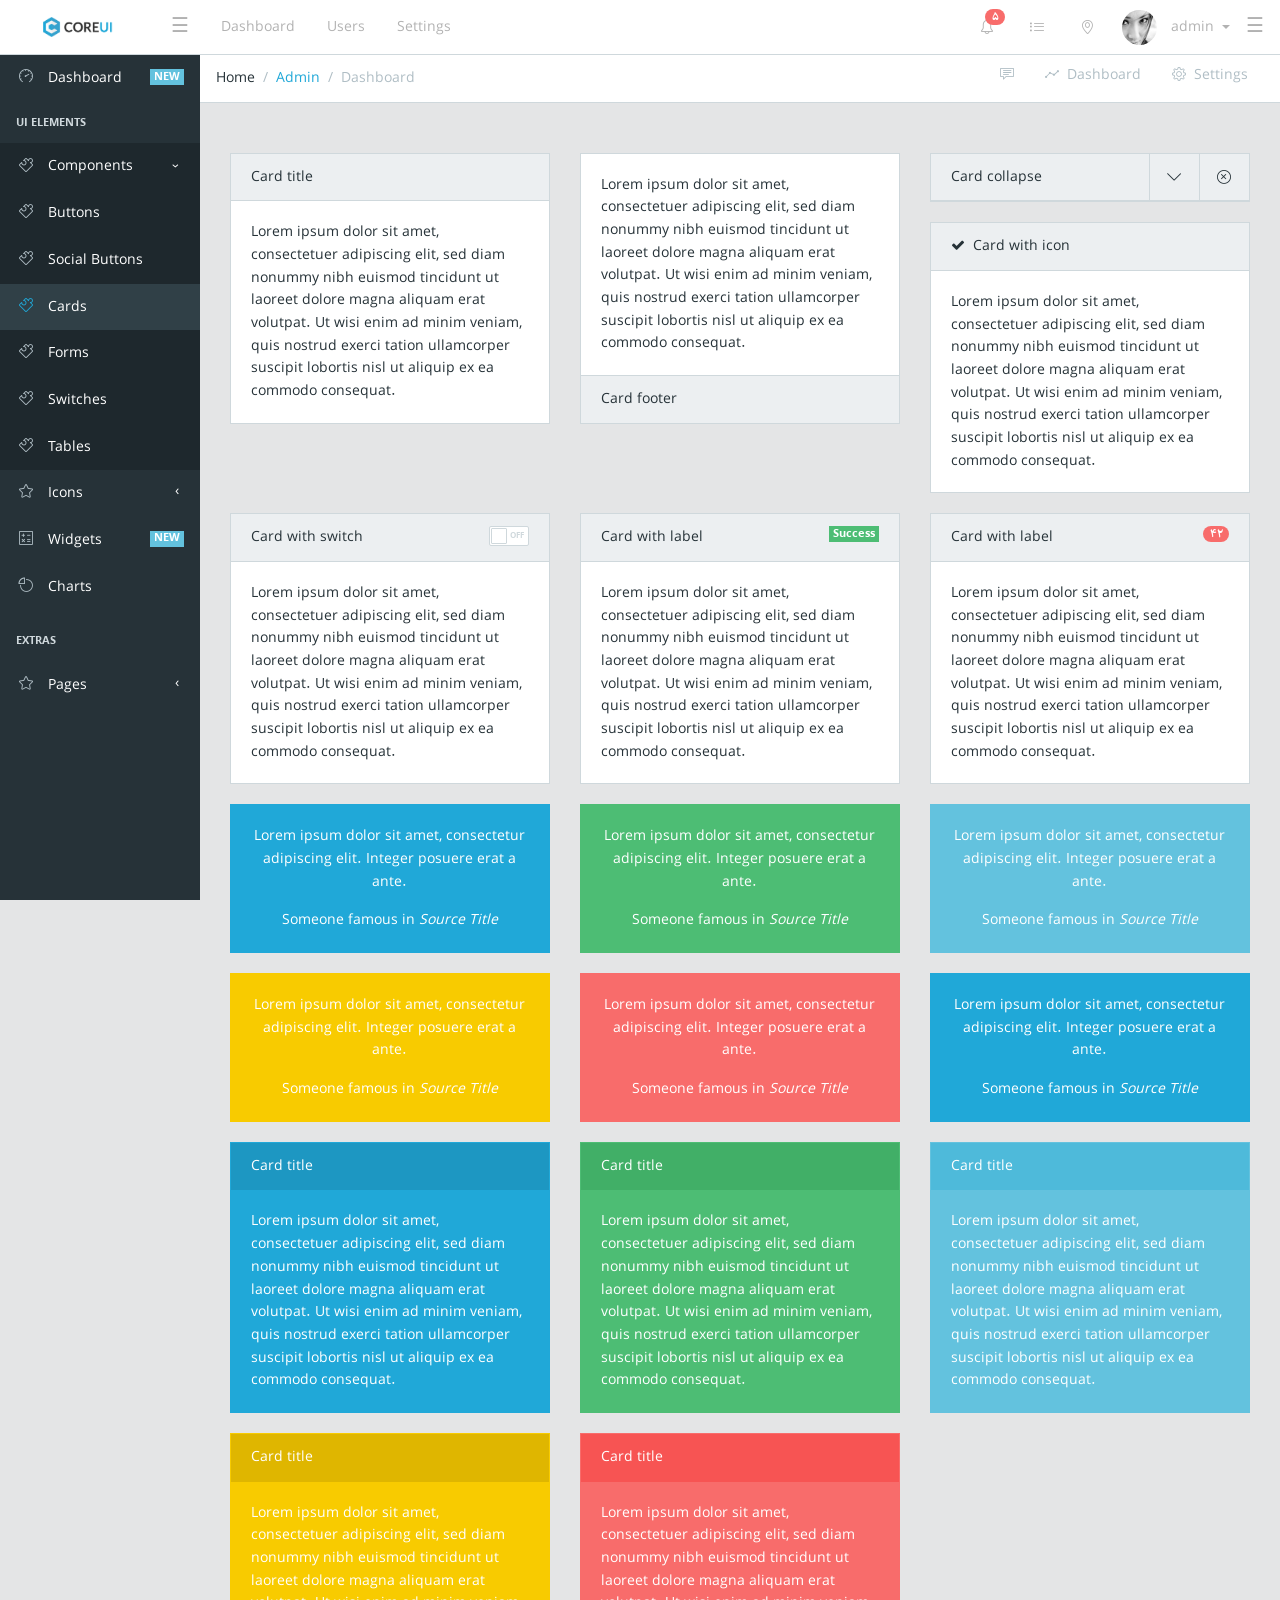
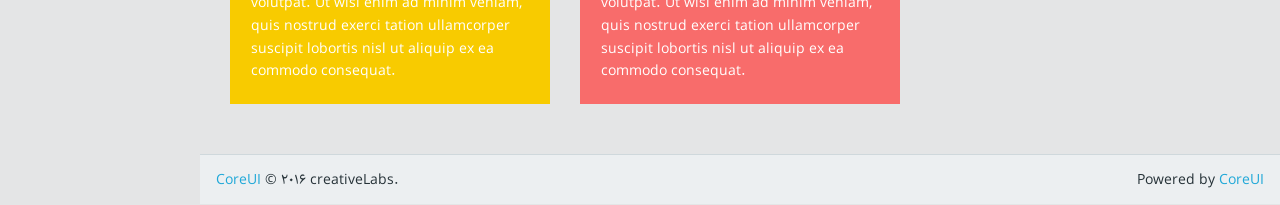
<file: npanel/components-cards.html>
<!--
 * CoreUI - Open Source Bootstrap Admin Template
 * @version v1.0.0-alpha.2
 * @link http://coreui.io
 * Copyright (c) 2016 creativeLabs Łukasz Holeczek
 * @license MIT
 -->
<!DOCTYPE html>
<html lang="en">

<head>
    <meta charset="utf-8">
    <meta http-equiv="X-UA-Compatible" content="IE=edge">
    <meta name="viewport" content="width=device-width, initial-scale=1, shrink-to-fit=no">
    <meta name="description" content="CoreUI Bootstrap 4 Admin Template">
    <meta name="author" content="Lukasz Holeczek">
    <meta name="keyword" content="CoreUI Bootstrap 4 Admin Template">
    <!-- <link rel="shortcut icon" href="assets/ico/favicon.png"> -->
    <title>CoreUI Bootstrap 4 Admin Template</title>
    <!-- Icons -->
    <link href="css/font-awesome.min.css" rel="stylesheet">
    <link href="css/simple-line-icons.css" rel="stylesheet">
    <!-- Main styles for this application -->
    <link href="css/style.css" rel="stylesheet">
</head>
<!-- BODY options, add following classes to body to change options
		1. 'compact-nav'     	  - Switch sidebar to minified version (width 50px)
		2. 'sidebar-nav'		  - Navigation on the left
			2.1. 'sidebar-off-canvas'	- Off-Canvas
				2.1.1 'sidebar-off-canvas-push'	- Off-Canvas which move content
				2.1.2 'sidebar-off-canvas-with-shadow'	- Add shadow to body elements
		3. 'fixed-nav'			  - Fixed navigation
		4. 'navbar-fixed'		  - Fixed navbar
	-->

<body class="navbar-fixed sidebar-nav fixed-nav">
    <header class="navbar">
        <div class="container-fluid">
            <button class="navbar-toggler mobile-toggler hidden-lg-up" type="button">&#9776;</button>
            <a class="navbar-brand" href="#"></a>
            <ul class="nav navbar-nav hidden-md-down">
                <li class="nav-item">
                    <a class="nav-link navbar-toggler layout-toggler" href="#">&#9776;</a>
                </li>
                <li class="nav-item p-x-1">
                    <a class="nav-link" href="#">Dashboard</a>
                </li>
                <li class="nav-item p-x-1">
                    <a class="nav-link" href="#">Users</a>
                </li>
                <li class="nav-item p-x-1">
                    <a class="nav-link" href="#">Settings</a>
                </li>
            </ul>
            <ul class="nav navbar-nav pull-right hidden-md-down">
                <li class="nav-item">
                    <a class="nav-link" href="#"><i class="icon-bell"></i><span class="tag tag-pill tag-danger">5</span></a>
                </li>
                <li class="nav-item">
                    <a class="nav-link" href="#"><i class="icon-list"></i></a>
                </li>
                <li class="nav-item">
                    <a class="nav-link" href="#"><i class="icon-location-pin"></i></a>
                </li>
                <li class="nav-item dropdown">
                    <a class="nav-link dropdown-toggle nav-link" data-toggle="dropdown" href="#" role="button" aria-haspopup="true" aria-expanded="false">
                        <img src="img/avatars/6.jpg" class="img-avatar" alt="admin@bootstrapmaster.com">
                        <span class="hidden-md-down">admin</span>
                    </a>
                    <div class="dropdown-menu dropdown-menu-right">
                        <div class="dropdown-header text-xs-center">
                            <strong>Account</strong>
                        </div>
                        <a class="dropdown-item" href="#"><i class="fa fa-bell-o"></i> Updates<span class="tag tag-info">42</span></a>
                        <a class="dropdown-item" href="#"><i class="fa fa-envelope-o"></i> Messages<span class="tag tag-success">42</span></a>
                        <a class="dropdown-item" href="#"><i class="fa fa-tasks"></i> Tasks<span class="tag tag-danger">42</span></a>
                        <a class="dropdown-item" href="#"><i class="fa fa-comments"></i> Comments<span class="tag tag-warning">42</span></a>
                        <div class="dropdown-header text-xs-center">
                            <strong>Settings</strong>
                        </div>
                        <a class="dropdown-item" href="#"><i class="fa fa-user"></i> Profile</a>
                        <a class="dropdown-item" href="#"><i class="fa fa-wrench"></i> Settings</a>
                        <a class="dropdown-item" href="#"><i class="fa fa-usd"></i> Payments<span class="tag tag-default">42</span></a>
                        <a class="dropdown-item" href="#"><i class="fa fa-file"></i> Projects<span class="tag tag-primary">42</span></a>
                        <div class="divider"></div>
                        <a class="dropdown-item" href="#"><i class="fa fa-shield"></i> Lock Account</a>
                        <a class="dropdown-item" href="#"><i class="fa fa-lock"></i> Logout</a>
                    </div>
                </li>
                <li class="nav-item">
                    <a class="nav-link navbar-toggler aside-toggle" href="#">&#9776;</a>
                </li>
            </ul>
        </div>
    </header>
    <div class="sidebar">
        <nav class="sidebar-nav">
            <ul class="nav">
                <li class="nav-item">
                    <a class="nav-link" href="index.html"><i class="icon-speedometer"></i> Dashboard <span class="tag tag-info">NEW</span></a>
                </li>
                <li class="nav-title">
                    UI Elements
                </li>
                <li class="nav-item nav-dropdown">
                    <a class="nav-link nav-dropdown-toggle" href="#"><i class="icon-puzzle"></i> Components</a>
                    <ul class="nav-dropdown-items">
                        <li class="nav-item">
                            <a class="nav-link" href="components-buttons.html"><i class="icon-puzzle"></i> Buttons</a>
                        </li>
                        <li class="nav-item">
                            <a class="nav-link" href="components-social-buttons.html"><i class="icon-puzzle"></i> Social Buttons</a>
                        </li>
                        <li class="nav-item">
                            <a class="nav-link" href="components-cards.html"><i class="icon-puzzle"></i> Cards</a>
                        </li>
                        <li class="nav-item">
                            <a class="nav-link" href="components-forms.html"><i class="icon-puzzle"></i> Forms</a>
                        </li>
                        <li class="nav-item">
                            <a class="nav-link" href="components-switches.html"><i class="icon-puzzle"></i> Switches</a>
                        </li>
                        <li class="nav-item">
                            <a class="nav-link" href="components-tables.html"><i class="icon-puzzle"></i> Tables</a>
                        </li>
                    </ul>
                </li>
                <li class="nav-item nav-dropdown">
                    <a class="nav-link nav-dropdown-toggle" href="#"><i class="icon-star"></i> Icons</a>
                    <ul class="nav-dropdown-items">
                        <li class="nav-item">
                            <a class="nav-link" href="icons-font-awesome.html"><i class="icon-star"></i> Font Awesome</a>
                        </li>
                        <li class="nav-item">
                            <a class="nav-link" href="icons-simple-line-icons.html"><i class="icon-star"></i> Simple Line Icons</a>
                        </li>
                    </ul>
                </li>
                <li class="nav-item">
                    <a class="nav-link" href="widgets.html"><i class="icon-calculator"></i> Widgets <span class="tag tag-info">NEW</span></a>
                </li>
                <li class="nav-item">
                    <a class="nav-link" href="charts.html"><i class="icon-pie-chart"></i> Charts</a>
                </li>
                <li class="divider"></li>
                <li class="nav-title">
                    Extras
                </li>
                <li class="nav-item nav-dropdown">
                    <a class="nav-link nav-dropdown-toggle" href="#"><i class="icon-star"></i> Pages</a>
                    <ul class="nav-dropdown-items">
                        <li class="nav-item">
                            <a class="nav-link" href="pages-login.html" target="_top"><i class="icon-star"></i> Login</a>
                        </li>
                        <li class="nav-item">
                            <a class="nav-link" href="pages-register.html" target="_top"><i class="icon-star"></i> Register</a>
                        </li>
                        <li class="nav-item">
                            <a class="nav-link" href="pages-404.html" target="_top"><i class="icon-star"></i> Error 404</a>
                        </li>
                        <li class="nav-item">
                            <a class="nav-link" href="pages-500.html" target="_top"><i class="icon-star"></i> Error 500</a>
                        </li>
                    </ul>
                </li>
            </ul>
        </nav>
    </div>
    <!-- Main content -->
    <main class="main">
        <!-- Breadcrumb -->
        <ol class="breadcrumb">
            <li class="breadcrumb-item">Home</li>
            <li class="breadcrumb-item"><a href="#">Admin</a>
            </li>
            <li class="breadcrumb-item active">Dashboard</li>
            <!-- Breadcrumb Menu-->
            <li class="breadcrumb-menu">
                <div class="btn-group" role="group" aria-label="Button group with nested dropdown">
                    <a class="btn btn-secondary" href="#"><i class="icon-speech"></i></a>
                    <a class="btn btn-secondary" href="./"><i class="icon-graph"></i> &nbsp;Dashboard</a>
                    <a class="btn btn-secondary" href="#"><i class="icon-settings"></i> &nbsp;Settings</a>
                </div>
            </li>
        </ol>
        <div class="container-fluid">
            <div class="animated fadeIn">
                <div class="row">

                    <div class="col-sm-6 col-md-4">
                        <div class="card">
                            <div class="card-header">
                                Card title
                            </div>
                            <div class="card-block">
                                Lorem ipsum dolor sit amet, consectetuer adipiscing elit, sed diam nonummy nibh euismod tincidunt ut laoreet dolore magna aliquam erat volutpat. Ut wisi enim ad minim veniam, quis nostrud exerci tation ullamcorper suscipit lobortis nisl ut aliquip ex
                                ea commodo consequat.
                            </div>
                        </div>
                    </div>
                    <!--/col-->

                    <div class="col-sm-6 col-md-4">
                        <div class="card">
                            <div class="card-block">
                                Lorem ipsum dolor sit amet, consectetuer adipiscing elit, sed diam nonummy nibh euismod tincidunt ut laoreet dolore magna aliquam erat volutpat. Ut wisi enim ad minim veniam, quis nostrud exerci tation ullamcorper suscipit lobortis nisl ut aliquip ex
                                ea commodo consequat.
                            </div>
                            <div class="card-footer">Card footer</div>
                        </div>
                    </div>
                    <!--/col-->

                    <div class="col-sm-6 col-md-4">
                        <div class="card card-default">
                            <div class="card-header">
                                Card collapse</small>
                                <div class="card-actions">
                                    <a class="btn-minimize collapsed" data-toggle="collapse" href="#collapseExample" aria-expanded="false" aria-controls="collapseExample"><i class="icon-arrow-down"></i></a>
                                    <a class="btn-close" href="#"><i class="icon-close"></i></a>
                                </div>
                            </div>
                            <div class="card-block collapse" id="collapseExample">
                                Lorem ipsum dolor sit amet, consectetuer adipiscing elit, sed diam nonummy nibh euismod tincidunt ut laoreet dolore magna aliquam erat volutpat. Ut wisi enim ad minim veniam, quis nostrud exerci tation ullamcorper suscipit lobortis nisl ut aliquip ex
                                ea commodo consequat.
                            </div>
                        </div>
                    </div>
                    <!--/col-->

                    <div class="col-sm-6 col-md-4">
                        <div class="card">
                            <div class="card-header">
                                <i class="fa fa-check"></i>Card with icon
                            </div>
                            <div class="card-block">
                                Lorem ipsum dolor sit amet, consectetuer adipiscing elit, sed diam nonummy nibh euismod tincidunt ut laoreet dolore magna aliquam erat volutpat. Ut wisi enim ad minim veniam, quis nostrud exerci tation ullamcorper suscipit lobortis nisl ut aliquip ex
                                ea commodo consequat.
                            </div>
                        </div>
                    </div>
                    <!--/col-->

                    <div class="col-sm-6 col-md-4">
                        <div class="card">
                            <div class="card-header">
                                Card with switch
                                <label class="switch switch-sm switch-text switch-info pull-right m-b-0">
                                    <input type="checkbox" class="switch-input">
                                    <span class="switch-label" data-on="On" data-off="Off"></span>
                                    <span class="switch-handle"></span>
                                </label>
                            </div>
                            <div class="card-block">
                                Lorem ipsum dolor sit amet, consectetuer adipiscing elit, sed diam nonummy nibh euismod tincidunt ut laoreet dolore magna aliquam erat volutpat. Ut wisi enim ad minim veniam, quis nostrud exerci tation ullamcorper suscipit lobortis nisl ut aliquip ex
                                ea commodo consequat.
                            </div>
                        </div>
                    </div>
                    <!--/col-->

                    <div class="col-sm-6 col-md-4">
                        <div class="card">
                            <div class="card-header">
                                Card with label
                                <span class="tag tag-success pull-right">Success</span>
                            </div>
                            <div class="card-block">
                                Lorem ipsum dolor sit amet, consectetuer adipiscing elit, sed diam nonummy nibh euismod tincidunt ut laoreet dolore magna aliquam erat volutpat. Ut wisi enim ad minim veniam, quis nostrud exerci tation ullamcorper suscipit lobortis nisl ut aliquip ex
                                ea commodo consequat.
                            </div>
                        </div>
                    </div>
                    <!--/col-->

                    <div class="col-sm-6 col-md-4">
                        <div class="card">
                            <div class="card-header">
                                Card with label
                                <span class="tag tag-pill tag-danger pull-right">42</span>
                            </div>
                            <div class="card-block">
                                Lorem ipsum dolor sit amet, consectetuer adipiscing elit, sed diam nonummy nibh euismod tincidunt ut laoreet dolore magna aliquam erat volutpat. Ut wisi enim ad minim veniam, quis nostrud exerci tation ullamcorper suscipit lobortis nisl ut aliquip ex
                                ea commodo consequat.
                            </div>
                        </div>
                    </div>
                    <!--/col-->

                </div>
                <!--/row-->

                <div class="row">

                    <div class="col-sm-6 col-md-4">
                        <div class="card card-inverse card-primary text-xs-center">
                            <div class="card-block">
                                <blockquote class="card-blockquote">
                                    <p>Lorem ipsum dolor sit amet, consectetur adipiscing elit. Integer posuere erat a ante.</p>
                                    <footer>Someone famous in
                                        <cite title="Source Title">Source Title</cite>
                                    </footer>
                                </blockquote>
                            </div>
                        </div>
                    </div>
                    <!--/col-->

                    <div class="col-sm-6 col-md-4">
                        <div class="card card-inverse card-success text-xs-center">
                            <div class="card-block">
                                <blockquote class="card-blockquote">
                                    <p>Lorem ipsum dolor sit amet, consectetur adipiscing elit. Integer posuere erat a ante.</p>
                                    <footer>Someone famous in
                                        <cite title="Source Title">Source Title</cite>
                                    </footer>
                                </blockquote>
                            </div>
                        </div>
                    </div>
                    <!--/col-->

                    <div class="col-sm-6 col-md-4">
                        <div class="card card-inverse card-info text-xs-center">
                            <div class="card-block">
                                <blockquote class="card-blockquote">
                                    <p>Lorem ipsum dolor sit amet, consectetur adipiscing elit. Integer posuere erat a ante.</p>
                                    <footer>Someone famous in
                                        <cite title="Source Title">Source Title</cite>
                                    </footer>
                                </blockquote>
                            </div>
                        </div>
                    </div>
                    <!--/col-->

                    <div class="col-sm-6 col-md-4">
                        <div class="card card-inverse card-warning text-xs-center">
                            <div class="card-block">
                                <blockquote class="card-blockquote">
                                    <p>Lorem ipsum dolor sit amet, consectetur adipiscing elit. Integer posuere erat a ante.</p>
                                    <footer>Someone famous in
                                        <cite title="Source Title">Source Title</cite>
                                    </footer>
                                </blockquote>
                            </div>
                        </div>
                    </div>
                    <!--/col-->

                    <div class="col-sm-6 col-md-4">
                        <div class="card card-inverse card-danger text-xs-center">
                            <div class="card-block">
                                <blockquote class="card-blockquote">
                                    <p>Lorem ipsum dolor sit amet, consectetur adipiscing elit. Integer posuere erat a ante.</p>
                                    <footer>Someone famous in
                                        <cite title="Source Title">Source Title</cite>
                                    </footer>
                                </blockquote>
                            </div>
                        </div>
                    </div>
                    <!--/col-->

                    <div class="col-sm-6 col-md-4">
                        <div class="card card-inverse card-primary text-xs-center">
                            <div class="card-block">
                                <blockquote class="card-blockquote">
                                    <p>Lorem ipsum dolor sit amet, consectetur adipiscing elit. Integer posuere erat a ante.</p>
                                    <footer>Someone famous in
                                        <cite title="Source Title">Source Title</cite>
                                    </footer>
                                </blockquote>
                            </div>
                        </div>
                    </div>
                    <!--/col-->

                </div>
                <!--/row-->

                <div class="row">

                    <div class="col-sm-6 col-md-4">
                        <div class="card card-inverse card-primary">
                            <div class="card-header">
                                Card title
                            </div>
                            <div class="card-block">
                                Lorem ipsum dolor sit amet, consectetuer adipiscing elit, sed diam nonummy nibh euismod tincidunt ut laoreet dolore magna aliquam erat volutpat. Ut wisi enim ad minim veniam, quis nostrud exerci tation ullamcorper suscipit lobortis nisl ut aliquip ex
                                ea commodo consequat.
                            </div>
                        </div>
                    </div>
                    <!--/col-->

                    <div class="col-sm-6 col-md-4">
                        <div class="card card-inverse card-success">
                            <div class="card-header">
                                Card title
                            </div>
                            <div class="card-block">
                                Lorem ipsum dolor sit amet, consectetuer adipiscing elit, sed diam nonummy nibh euismod tincidunt ut laoreet dolore magna aliquam erat volutpat. Ut wisi enim ad minim veniam, quis nostrud exerci tation ullamcorper suscipit lobortis nisl ut aliquip ex
                                ea commodo consequat.
                            </div>
                        </div>
                    </div>
                    <!--/col-->

                    <div class="col-sm-6 col-md-4">
                        <div class="card card-inverse card-info">
                            <div class="card-header">
                                Card title
                            </div>
                            <div class="card-block">
                                Lorem ipsum dolor sit amet, consectetuer adipiscing elit, sed diam nonummy nibh euismod tincidunt ut laoreet dolore magna aliquam erat volutpat. Ut wisi enim ad minim veniam, quis nostrud exerci tation ullamcorper suscipit lobortis nisl ut aliquip ex
                                ea commodo consequat.
                            </div>
                        </div>
                    </div>
                    <!--/col-->

                    <div class="col-sm-6 col-md-4">
                        <div class="card card-inverse card-warning">
                            <div class="card-header">
                                Card title
                            </div>
                            <div class="card-block">
                                Lorem ipsum dolor sit amet, consectetuer adipiscing elit, sed diam nonummy nibh euismod tincidunt ut laoreet dolore magna aliquam erat volutpat. Ut wisi enim ad minim veniam, quis nostrud exerci tation ullamcorper suscipit lobortis nisl ut aliquip ex
                                ea commodo consequat.
                            </div>
                        </div>
                    </div>
                    <!--/col-->

                    <div class="col-sm-6 col-md-4">
                        <div class="card card-inverse card-danger">
                            <div class="card-header">
                                Card title
                            </div>
                            <div class="card-block">
                                Lorem ipsum dolor sit amet, consectetuer adipiscing elit, sed diam nonummy nibh euismod tincidunt ut laoreet dolore magna aliquam erat volutpat. Ut wisi enim ad minim veniam, quis nostrud exerci tation ullamcorper suscipit lobortis nisl ut aliquip ex
                                ea commodo consequat.
                            </div>
                        </div>
                    </div>
                    <!--/col-->

                </div>
                <!--/row-->
            </div>
        </div>
        <!-- /.conainer-fluid -->
    </main>
    <aside class="aside-menu">
        <ul class="nav nav-tabs" role="tablist">
            <li class="nav-item">
                <a class="nav-link active" data-toggle="tab" href="#timeline" role="tab"><i class="icon-list"></i></a>
            </li>
            <li class="nav-item">
                <a class="nav-link" data-toggle="tab" href="#messages" role="tab"><i class="icon-speech"></i></a>
            </li>
            <li class="nav-item">
                <a class="nav-link" data-toggle="tab" href="#settings" role="tab"><i class="icon-settings"></i></a>
            </li>
        </ul>
        <!-- Tab panes -->
        <div class="tab-content">
            <div class="tab-pane active" id="timeline" role="tabpanel">
                <div class="callout m-a-0 p-y-h text-muted text-xs-center bg-faded text-uppercase">
                    <small><b>Today</b>
                    </small>
                </div>
                <hr class="transparent m-x-1 m-y-0">
                <div class="callout callout-warning m-a-0 p-y-1">
                    <div class="avatar pull-xs-right">
                        <img src="img/avatars/7.jpg" class="img-avatar" alt="admin@bootstrapmaster.com">
                    </div>
                    <div>Meeting with
                        <strong>Lucas</strong>
                    </div>
                    <small class="text-muted m-r-1"><i class="icon-calendar"></i>&nbsp; 1 - 3pm</small>
                    <small class="text-muted"><i class="icon-location-pin"></i>&nbsp; Palo Alto, CA</small>
                </div>
                <hr class="m-x-1 m-y-0">
                <div class="callout callout-info m-a-0 p-y-1">
                    <div class="avatar pull-xs-right">
                        <img src="img/avatars/4.jpg" class="img-avatar" alt="admin@bootstrapmaster.com">
                    </div>
                    <div>Skype with
                        <strong>Megan</strong>
                    </div>
                    <small class="text-muted m-r-1"><i class="icon-calendar"></i>&nbsp; 4 - 5pm</small>
                    <small class="text-muted"><i class="icon-social-skype"></i>&nbsp; On-line</small>
                </div>
                <hr class="transparent m-x-1 m-y-0">
                <div class="callout m-a-0 p-y-h text-muted text-xs-center bg-faded text-uppercase">
                    <small><b>Tomorrow</b>
                    </small>
                </div>
                <hr class="transparent m-x-1 m-y-0">
                <div class="callout callout-danger m-a-0 p-y-1">
                    <div>New UI Project -
                        <strong>deadline</strong>
                    </div>
                    <small class="text-muted m-r-1"><i class="icon-calendar"></i>&nbsp; 10 - 11pm</small>
                    <small class="text-muted"><i class="icon-home"></i>&nbsp; creativeLabs HQ</small>
                    <div class="avatars-stack m-t-h">
                        <div class="avatar avatar-xs">
                            <img src="img/avatars/2.jpg" class="img-avatar" alt="admin@bootstrapmaster.com">
                        </div>
                        <div class="avatar avatar-xs">
                            <img src="img/avatars/3.jpg" class="img-avatar" alt="admin@bootstrapmaster.com">
                        </div>
                        <div class="avatar avatar-xs">
                            <img src="img/avatars/4.jpg" class="img-avatar" alt="admin@bootstrapmaster.com">
                        </div>
                        <div class="avatar avatar-xs">
                            <img src="img/avatars/5.jpg" class="img-avatar" alt="admin@bootstrapmaster.com">
                        </div>
                        <div class="avatar avatar-xs">
                            <img src="img/avatars/6.jpg" class="img-avatar" alt="admin@bootstrapmaster.com">
                        </div>
                    </div>
                </div>
                <hr class="m-x-1 m-y-0">
                <div class="callout callout-success m-a-0 p-y-1">
                    <div>
                        <strong>#10 Startups.Garden</strong>Meetup</div>
                    <small class="text-muted m-r-1"><i class="icon-calendar"></i>&nbsp; 1 - 3pm</small>
                    <small class="text-muted"><i class="icon-location-pin"></i>&nbsp; Palo Alto, CA</small>
                </div>
                <hr class="m-x-1 m-y-0">
                <div class="callout callout-primary m-a-0 p-y-1">
                    <div>
                        <strong>Team meeting</strong>
                    </div>
                    <small class="text-muted m-r-1"><i class="icon-calendar"></i>&nbsp; 4 - 6pm</small>
                    <small class="text-muted"><i class="icon-home"></i>&nbsp; creativeLabs HQ</small>
                    <div class="avatars-stack m-t-h">
                        <div class="avatar avatar-xs">
                            <img src="img/avatars/2.jpg" class="img-avatar" alt="admin@bootstrapmaster.com">
                        </div>
                        <div class="avatar avatar-xs">
                            <img src="img/avatars/3.jpg" class="img-avatar" alt="admin@bootstrapmaster.com">
                        </div>
                        <div class="avatar avatar-xs">
                            <img src="img/avatars/4.jpg" class="img-avatar" alt="admin@bootstrapmaster.com">
                        </div>
                        <div class="avatar avatar-xs">
                            <img src="img/avatars/5.jpg" class="img-avatar" alt="admin@bootstrapmaster.com">
                        </div>
                        <div class="avatar avatar-xs">
                            <img src="img/avatars/6.jpg" class="img-avatar" alt="admin@bootstrapmaster.com">
                        </div>
                        <div class="avatar avatar-xs">
                            <img src="img/avatars/7.jpg" class="img-avatar" alt="admin@bootstrapmaster.com">
                        </div>
                        <div class="avatar avatar-xs">
                            <img src="img/avatars/8.jpg" class="img-avatar" alt="admin@bootstrapmaster.com">
                        </div>
                    </div>
                </div>
                <hr class="m-x-1 m-y-0">
            </div>
            <div class="tab-pane p-a-1" id="messages" role="tabpanel">
                <div class="message">
                    <div class="p-y-1 p-b-3 m-r-1 pull-left">
                        <div class="avatar">
                            <img src="img/avatars/7.jpg" class="img-avatar" alt="admin@bootstrapmaster.com">
                            <span class="avatar-status tag-success"></span>
                        </div>
                    </div>
                    <div>
                        <small class="text-muted">Lukasz Holeczek</small>
                        <small class="text-muted pull-right m-t-q">1:52 PM</small>
                    </div>
                    <div class="text-truncate font-weight-bold">Lorem ipsum dolor sit amet</div>
                    <small class="text-muted">Lorem ipsum dolor sit amet, consectetur adipisicing elit, sed do eiusmod tempor incididunt...</small>
                </div>
                <hr>
                <div class="message">
                    <div class="p-y-1 p-b-3 m-r-1 pull-left">
                        <div class="avatar">
                            <img src="img/avatars/7.jpg" class="img-avatar" alt="admin@bootstrapmaster.com">
                            <span class="avatar-status tag-success"></span>
                        </div>
                    </div>
                    <div>
                        <small class="text-muted">Lukasz Holeczek</small>
                        <small class="text-muted pull-right m-t-q">1:52 PM</small>
                    </div>
                    <div class="text-truncate font-weight-bold">Lorem ipsum dolor sit amet</div>
                    <small class="text-muted">Lorem ipsum dolor sit amet, consectetur adipisicing elit, sed do eiusmod tempor incididunt...</small>
                </div>
                <hr>
                <div class="message">
                    <div class="p-y-1 p-b-3 m-r-1 pull-left">
                        <div class="avatar">
                            <img src="img/avatars/7.jpg" class="img-avatar" alt="admin@bootstrapmaster.com">
                            <span class="avatar-status tag-success"></span>
                        </div>
                    </div>
                    <div>
                        <small class="text-muted">Lukasz Holeczek</small>
                        <small class="text-muted pull-right m-t-q">1:52 PM</small>
                    </div>
                    <div class="text-truncate font-weight-bold">Lorem ipsum dolor sit amet</div>
                    <small class="text-muted">Lorem ipsum dolor sit amet, consectetur adipisicing elit, sed do eiusmod tempor incididunt...</small>
                </div>
                <hr>
                <div class="message">
                    <div class="p-y-1 p-b-3 m-r-1 pull-left">
                        <div class="avatar">
                            <img src="img/avatars/7.jpg" class="img-avatar" alt="admin@bootstrapmaster.com">
                            <span class="avatar-status tag-success"></span>
                        </div>
                    </div>
                    <div>
                        <small class="text-muted">Lukasz Holeczek</small>
                        <small class="text-muted pull-right m-t-q">1:52 PM</small>
                    </div>
                    <div class="text-truncate font-weight-bold">Lorem ipsum dolor sit amet</div>
                    <small class="text-muted">Lorem ipsum dolor sit amet, consectetur adipisicing elit, sed do eiusmod tempor incididunt...</small>
                </div>
                <hr>
                <div class="message">
                    <div class="p-y-1 p-b-3 m-r-1 pull-left">
                        <div class="avatar">
                            <img src="img/avatars/7.jpg" class="img-avatar" alt="admin@bootstrapmaster.com">
                            <span class="avatar-status tag-success"></span>
                        </div>
                    </div>
                    <div>
                        <small class="text-muted">Lukasz Holeczek</small>
                        <small class="text-muted pull-right m-t-q">1:52 PM</small>
                    </div>
                    <div class="text-truncate font-weight-bold">Lorem ipsum dolor sit amet</div>
                    <small class="text-muted">Lorem ipsum dolor sit amet, consectetur adipisicing elit, sed do eiusmod tempor incididunt...</small>
                </div>
            </div>
            <div class="tab-pane p-a-1" id="settings" role="tabpanel">
                <h6>Settings</h6>
                <div class="aside-options">
                    <div class="clearfix m-t-2">
                        <small><b>Option 1</b>
                        </small>
                        <label class="switch switch-text switch-pill switch-success switch-sm pull-right">
                            <input type="checkbox" class="switch-input" checked>
                            <span class="switch-label" data-on="On" data-off="Off"></span>
                            <span class="switch-handle"></span>
                        </label>
                    </div>
                    <div>
                        <small class="text-muted">Lorem ipsum dolor sit amet, consectetur adipisicing elit, sed do eiusmod tempor incididunt ut labore et dolore magna aliqua.</small>
                    </div>
                </div>
                <div class="aside-options">
                    <div class="clearfix m-t-1">
                        <small><b>Option 2</b>
                        </small>
                        <label class="switch switch-text switch-pill switch-success switch-sm pull-right">
                            <input type="checkbox" class="switch-input">
                            <span class="switch-label" data-on="On" data-off="Off"></span>
                            <span class="switch-handle"></span>
                        </label>
                    </div>
                    <div>
                        <small class="text-muted">Lorem ipsum dolor sit amet, consectetur adipisicing elit, sed do eiusmod tempor incididunt ut labore et dolore magna aliqua.</small>
                    </div>
                </div>
                <div class="aside-options">
                    <div class="clearfix m-t-1">
                        <small><b>Option 3</b>
                        </small>
                        <label class="switch switch-text switch-pill switch-success switch-sm pull-right">
                            <input type="checkbox" class="switch-input">
                            <span class="switch-label" data-on="On" data-off="Off"></span>
                            <span class="switch-handle"></span>
                        </label>
                    </div>
                </div>
                <div class="aside-options">
                    <div class="clearfix m-t-1">
                        <small><b>Option 4</b>
                        </small>
                        <label class="switch switch-text switch-pill switch-success switch-sm pull-right">
                            <input type="checkbox" class="switch-input" checked>
                            <span class="switch-label" data-on="On" data-off="Off"></span>
                            <span class="switch-handle"></span>
                        </label>
                    </div>
                </div>
                <hr>
                <h6>System Utilization</h6>
                <div class="text-uppercase m-b-q m-t-2">
                    <small><b>CPU Usage</b>
                    </small>
                </div>
                <progress class="progress progress-xs progress-info m-a-0" value="25" max="100">25%</progress>
                <small class="text-muted">348 Processes. 1/4 Cores.</small>
                <div class="text-uppercase m-b-q m-t-h">
                    <small><b>Memory Usage</b>
                    </small>
                </div>
                <progress class="progress progress-xs progress-warning m-a-0" value="70" max="100">70%</progress>
                <small class="text-muted">11444GB/16384MB</small>
                <div class="text-uppercase m-b-q m-t-h">
                    <small><b>SSD 1 Usage</b>
                    </small>
                </div>
                <progress class="progress progress-xs progress-danger m-a-0" value="95" max="100">95%</progress>
                <small class="text-muted">243GB/256GB</small>
                <div class="text-uppercase m-b-q m-t-h">
                    <small><b>SSD 2 Usage</b>
                    </small>
                </div>
                <progress class="progress progress-xs progress-success m-a-0" value="10" max="100">10%</progress>
                <small class="text-muted">25GB/256GB</small>
            </div>
        </div>
    </aside>
    <footer class="footer">
        <span class="text-left">
            <a href="http://coreui.io">CoreUI</a> &copy; 2016 creativeLabs.
        </span>
        <span class="pull-right">
            Powered by <a href="http://coreui.io">CoreUI</a>
        </span>
    </footer>
    <!-- Bootstrap and necessary plugins -->
    <script src="js/libs/jquery.min.js"></script>
    <script src="js/libs/tether.min.js"></script>
    <script src="js/libs/bootstrap.min.js"></script>
    <script src="js/libs/pace.min.js"></script>
    <!-- Plugins and scripts required by all views -->
    <script src="js/libs/Chart.min.js"></script>
    <!-- CoreUI main scripts -->

    <script src="js/app.js"></script>
    <!-- Grunt watch plugin -->
    <script src="//localhost:35729/livereload.js"></script>
</body>

</html>
</file>
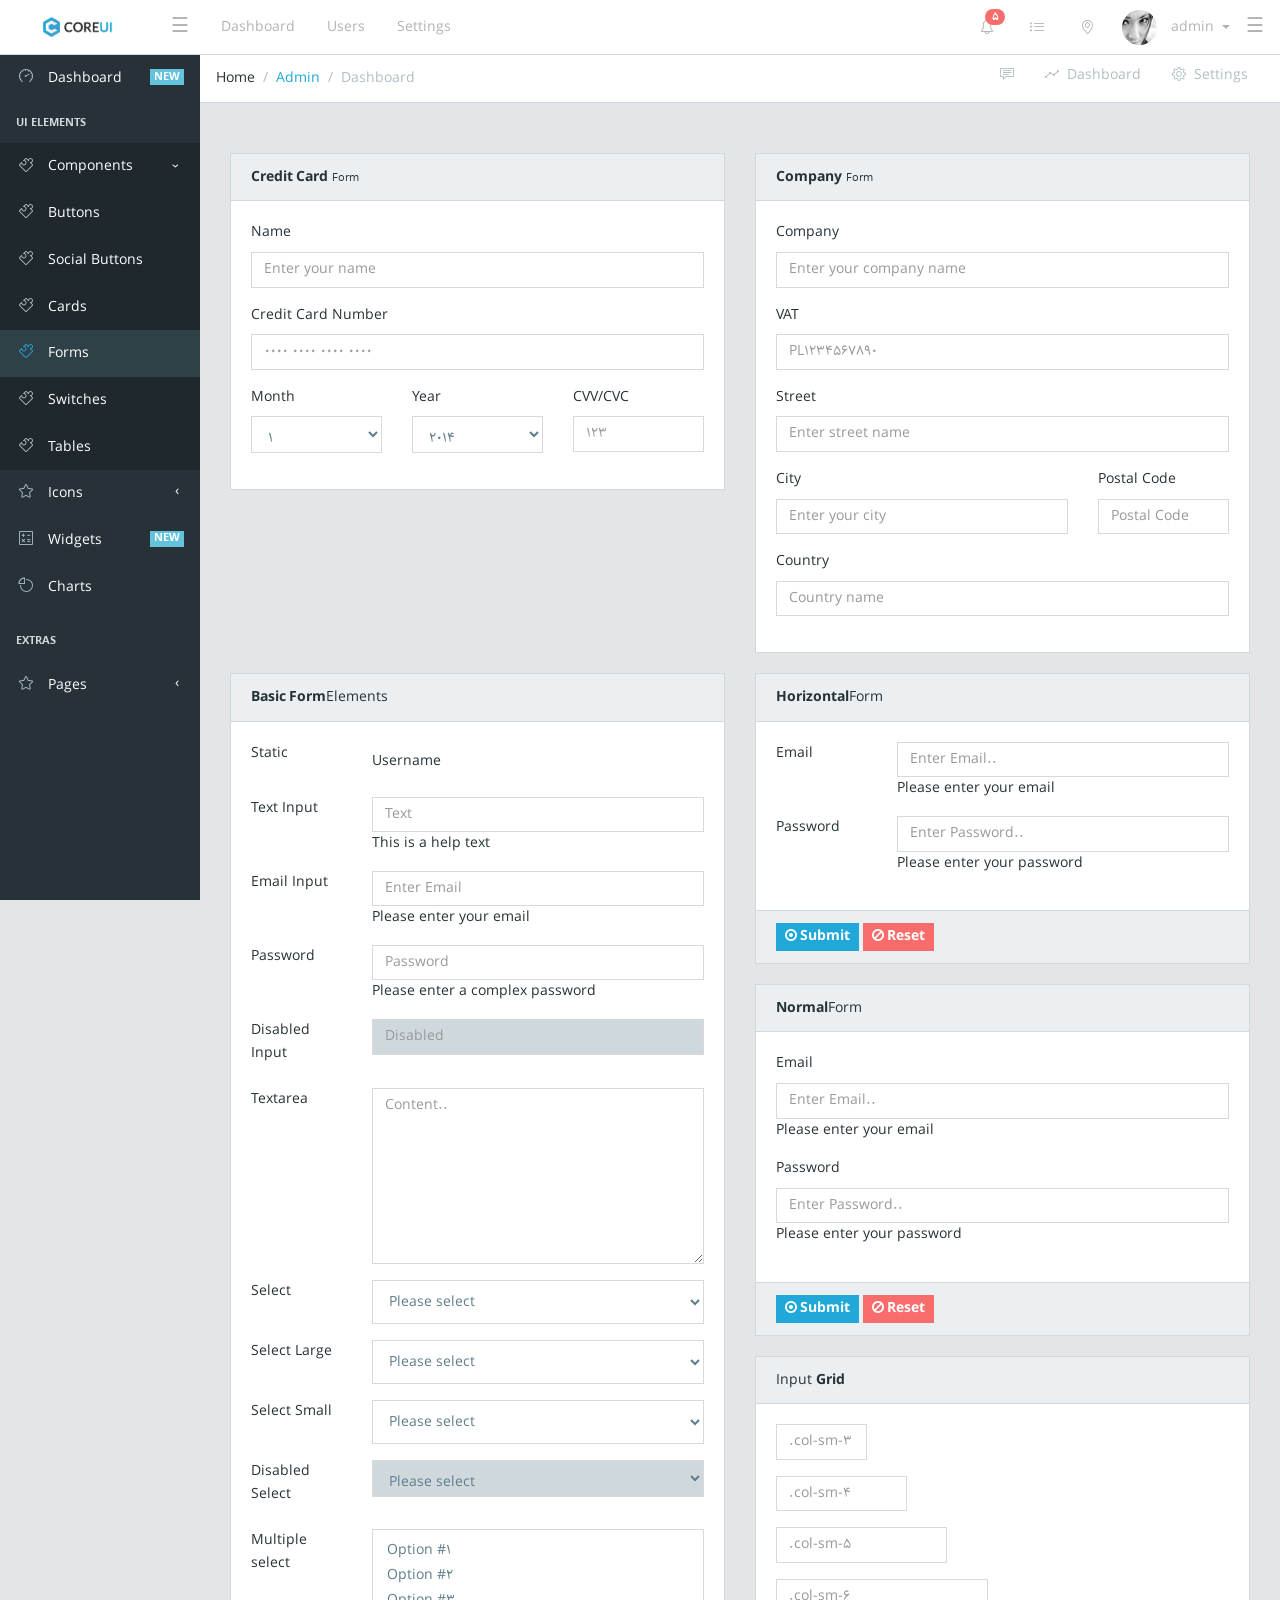
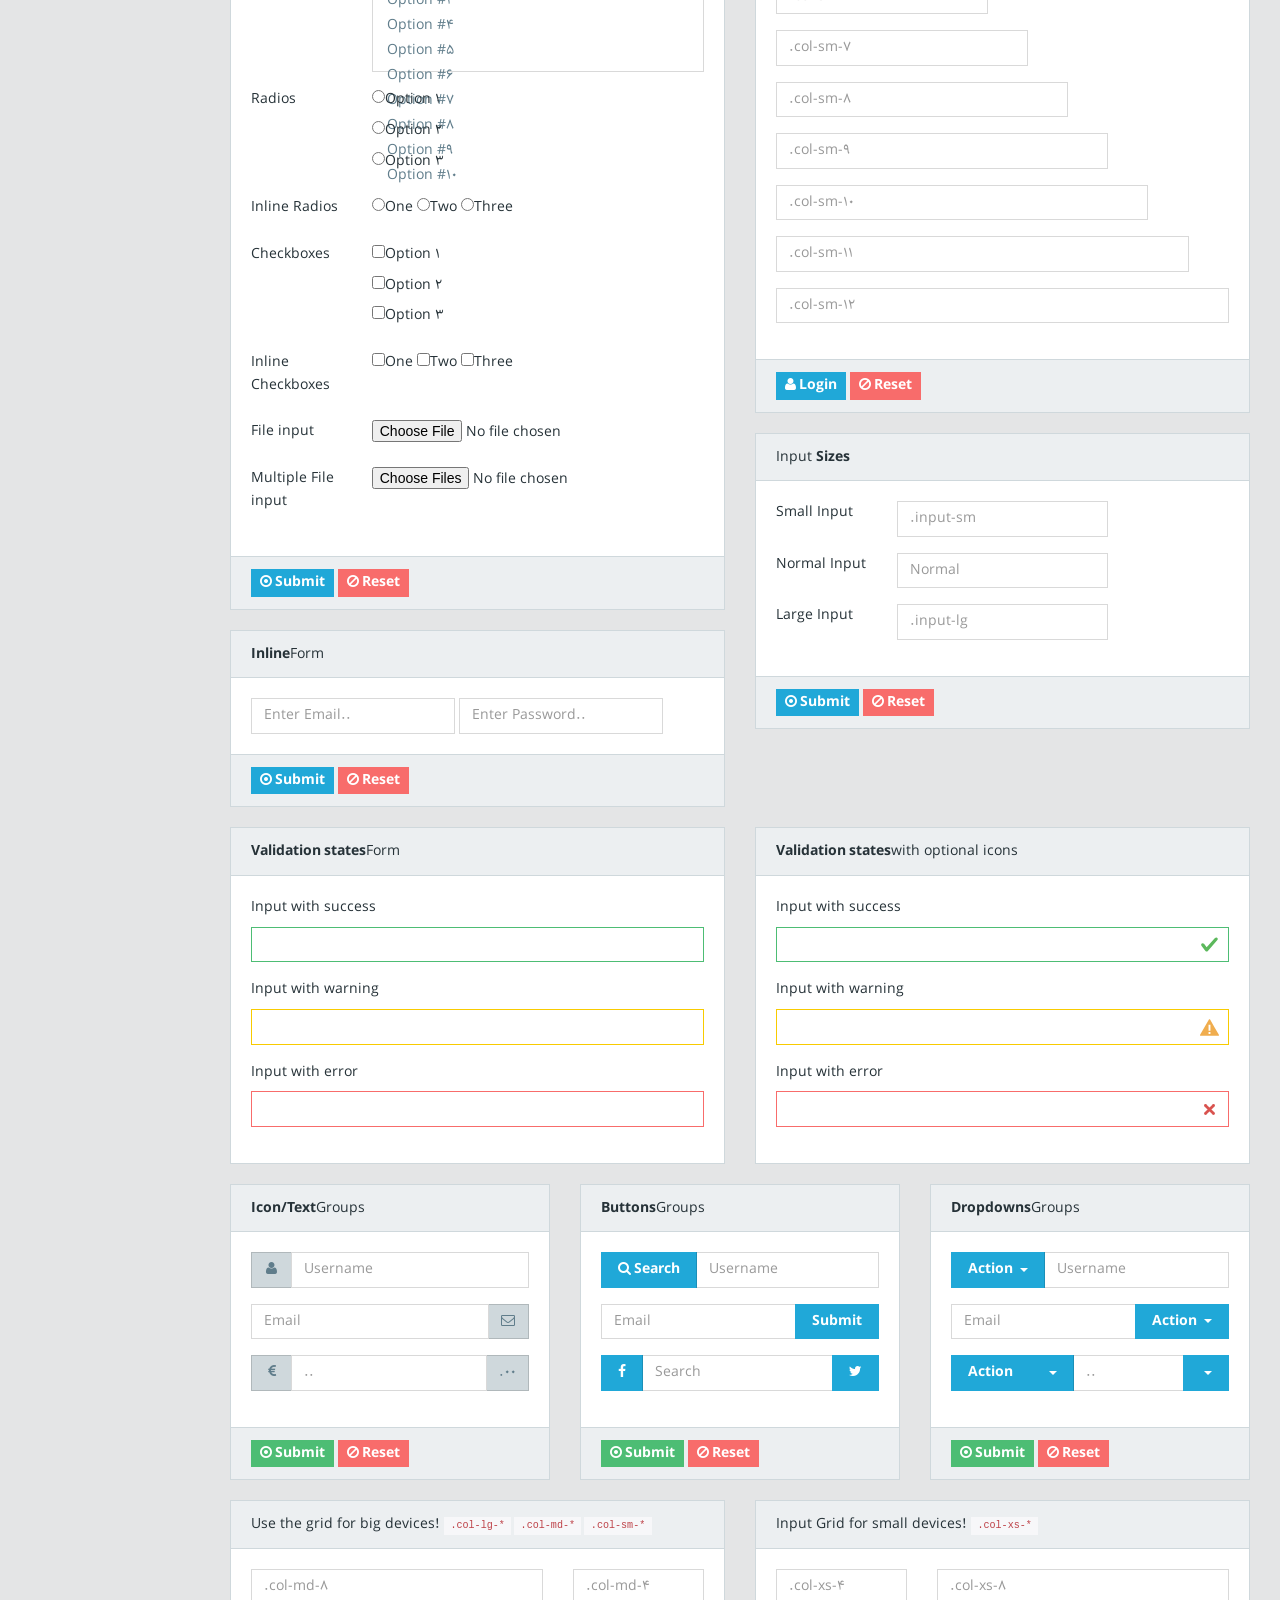
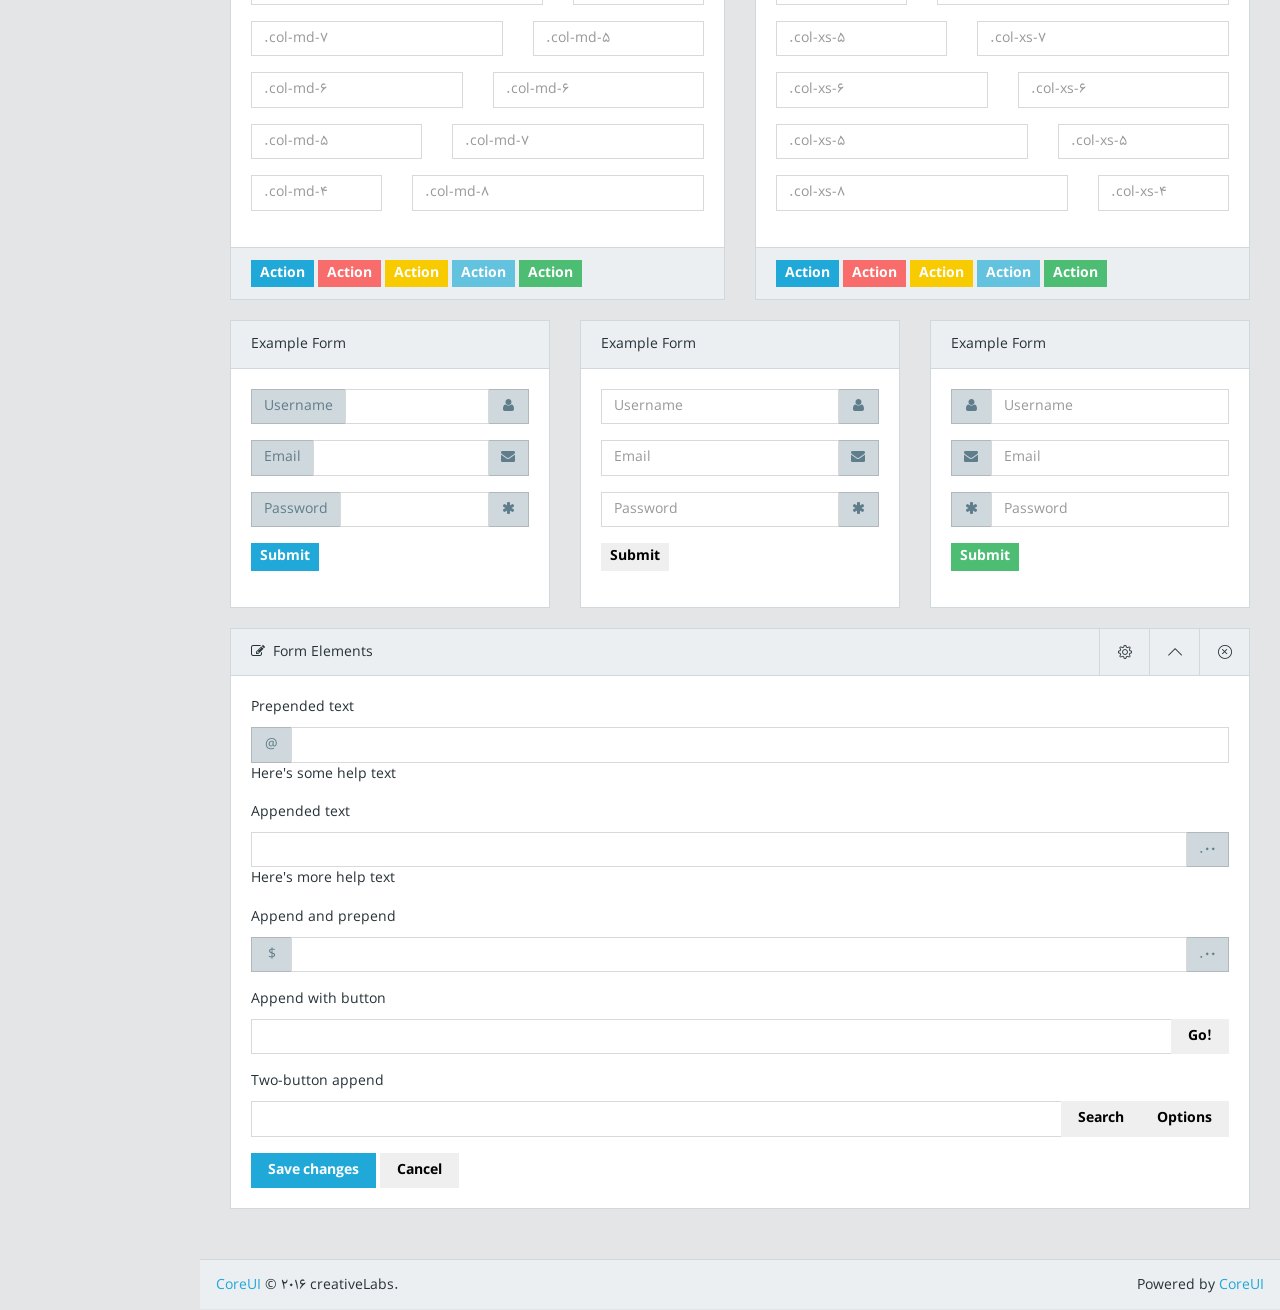
<file: npanel/components-forms.html>
<!--
 * CoreUI - Open Source Bootstrap Admin Template
 * @version v1.0.0-alpha.2
 * @link http://coreui.io
 * Copyright (c) 2016 creativeLabs Łukasz Holeczek
 * @license MIT
 -->
<!DOCTYPE html>
<html lang="en">

<head>
    <meta charset="utf-8">
    <meta http-equiv="X-UA-Compatible" content="IE=edge">
    <meta name="viewport" content="width=device-width, initial-scale=1, shrink-to-fit=no">
    <meta name="description" content="CoreUI Bootstrap 4 Admin Template">
    <meta name="author" content="Lukasz Holeczek">
    <meta name="keyword" content="CoreUI Bootstrap 4 Admin Template">
    <!-- <link rel="shortcut icon" href="assets/ico/favicon.png"> -->
    <title>CoreUI Bootstrap 4 Admin Template</title>
    <!-- Icons -->
    <link href="css/font-awesome.min.css" rel="stylesheet">
    <link href="css/simple-line-icons.css" rel="stylesheet">
    <!-- Main styles for this application -->
    <link href="css/style.css" rel="stylesheet">
</head>
<!-- BODY options, add following classes to body to change options
		1. 'compact-nav'     	  - Switch sidebar to minified version (width 50px)
		2. 'sidebar-nav'		  - Navigation on the left
			2.1. 'sidebar-off-canvas'	- Off-Canvas
				2.1.1 'sidebar-off-canvas-push'	- Off-Canvas which move content
				2.1.2 'sidebar-off-canvas-with-shadow'	- Add shadow to body elements
		3. 'fixed-nav'			  - Fixed navigation
		4. 'navbar-fixed'		  - Fixed navbar
	-->

<body class="navbar-fixed sidebar-nav fixed-nav">
    <header class="navbar">
        <div class="container-fluid">
            <button class="navbar-toggler mobile-toggler hidden-lg-up" type="button">&#9776;</button>
            <a class="navbar-brand" href="#"></a>
            <ul class="nav navbar-nav hidden-md-down">
                <li class="nav-item">
                    <a class="nav-link navbar-toggler layout-toggler" href="#">&#9776;</a>
                </li>
                <li class="nav-item p-x-1">
                    <a class="nav-link" href="#">Dashboard</a>
                </li>
                <li class="nav-item p-x-1">
                    <a class="nav-link" href="#">Users</a>
                </li>
                <li class="nav-item p-x-1">
                    <a class="nav-link" href="#">Settings</a>
                </li>
            </ul>
            <ul class="nav navbar-nav pull-right hidden-md-down">
                <li class="nav-item">
                    <a class="nav-link" href="#"><i class="icon-bell"></i><span class="tag tag-pill tag-danger">5</span></a>
                </li>
                <li class="nav-item">
                    <a class="nav-link" href="#"><i class="icon-list"></i></a>
                </li>
                <li class="nav-item">
                    <a class="nav-link" href="#"><i class="icon-location-pin"></i></a>
                </li>
                <li class="nav-item dropdown">
                    <a class="nav-link dropdown-toggle nav-link" data-toggle="dropdown" href="#" role="button" aria-haspopup="true" aria-expanded="false">
                        <img src="img/avatars/6.jpg" class="img-avatar" alt="admin@bootstrapmaster.com">
                        <span class="hidden-md-down">admin</span>
                    </a>
                    <div class="dropdown-menu dropdown-menu-right">
                        <div class="dropdown-header text-xs-center">
                            <strong>Account</strong>
                        </div>
                        <a class="dropdown-item" href="#"><i class="fa fa-bell-o"></i> Updates<span class="tag tag-info">42</span></a>
                        <a class="dropdown-item" href="#"><i class="fa fa-envelope-o"></i> Messages<span class="tag tag-success">42</span></a>
                        <a class="dropdown-item" href="#"><i class="fa fa-tasks"></i> Tasks<span class="tag tag-danger">42</span></a>
                        <a class="dropdown-item" href="#"><i class="fa fa-comments"></i> Comments<span class="tag tag-warning">42</span></a>
                        <div class="dropdown-header text-xs-center">
                            <strong>Settings</strong>
                        </div>
                        <a class="dropdown-item" href="#"><i class="fa fa-user"></i> Profile</a>
                        <a class="dropdown-item" href="#"><i class="fa fa-wrench"></i> Settings</a>
                        <a class="dropdown-item" href="#"><i class="fa fa-usd"></i> Payments<span class="tag tag-default">42</span></a>
                        <a class="dropdown-item" href="#"><i class="fa fa-file"></i> Projects<span class="tag tag-primary">42</span></a>
                        <div class="divider"></div>
                        <a class="dropdown-item" href="#"><i class="fa fa-shield"></i> Lock Account</a>
                        <a class="dropdown-item" href="#"><i class="fa fa-lock"></i> Logout</a>
                    </div>
                </li>
                <li class="nav-item">
                    <a class="nav-link navbar-toggler aside-toggle" href="#">&#9776;</a>
                </li>
            </ul>
        </div>
    </header>
    <div class="sidebar">
        <nav class="sidebar-nav">
            <ul class="nav">
                <li class="nav-item">
                    <a class="nav-link" href="index.html"><i class="icon-speedometer"></i> Dashboard <span class="tag tag-info">NEW</span></a>
                </li>
                <li class="nav-title">
                    UI Elements
                </li>
                <li class="nav-item nav-dropdown">
                    <a class="nav-link nav-dropdown-toggle" href="#"><i class="icon-puzzle"></i> Components</a>
                    <ul class="nav-dropdown-items">
                        <li class="nav-item">
                            <a class="nav-link" href="components-buttons.html"><i class="icon-puzzle"></i> Buttons</a>
                        </li>
                        <li class="nav-item">
                            <a class="nav-link" href="components-social-buttons.html"><i class="icon-puzzle"></i> Social Buttons</a>
                        </li>
                        <li class="nav-item">
                            <a class="nav-link" href="components-cards.html"><i class="icon-puzzle"></i> Cards</a>
                        </li>
                        <li class="nav-item">
                            <a class="nav-link" href="components-forms.html"><i class="icon-puzzle"></i> Forms</a>
                        </li>
                        <li class="nav-item">
                            <a class="nav-link" href="components-switches.html"><i class="icon-puzzle"></i> Switches</a>
                        </li>
                        <li class="nav-item">
                            <a class="nav-link" href="components-tables.html"><i class="icon-puzzle"></i> Tables</a>
                        </li>
                    </ul>
                </li>
                <li class="nav-item nav-dropdown">
                    <a class="nav-link nav-dropdown-toggle" href="#"><i class="icon-star"></i> Icons</a>
                    <ul class="nav-dropdown-items">
                        <li class="nav-item">
                            <a class="nav-link" href="icons-font-awesome.html"><i class="icon-star"></i> Font Awesome</a>
                        </li>
                        <li class="nav-item">
                            <a class="nav-link" href="icons-simple-line-icons.html"><i class="icon-star"></i> Simple Line Icons</a>
                        </li>
                    </ul>
                </li>
                <li class="nav-item">
                    <a class="nav-link" href="widgets.html"><i class="icon-calculator"></i> Widgets <span class="tag tag-info">NEW</span></a>
                </li>
                <li class="nav-item">
                    <a class="nav-link" href="charts.html"><i class="icon-pie-chart"></i> Charts</a>
                </li>
                <li class="divider"></li>
                <li class="nav-title">
                    Extras
                </li>
                <li class="nav-item nav-dropdown">
                    <a class="nav-link nav-dropdown-toggle" href="#"><i class="icon-star"></i> Pages</a>
                    <ul class="nav-dropdown-items">
                        <li class="nav-item">
                            <a class="nav-link" href="pages-login.html" target="_top"><i class="icon-star"></i> Login</a>
                        </li>
                        <li class="nav-item">
                            <a class="nav-link" href="pages-register.html" target="_top"><i class="icon-star"></i> Register</a>
                        </li>
                        <li class="nav-item">
                            <a class="nav-link" href="pages-404.html" target="_top"><i class="icon-star"></i> Error 404</a>
                        </li>
                        <li class="nav-item">
                            <a class="nav-link" href="pages-500.html" target="_top"><i class="icon-star"></i> Error 500</a>
                        </li>
                    </ul>
                </li>
            </ul>
        </nav>
    </div>
    <!-- Main content -->
    <main class="main">
        <!-- Breadcrumb -->
        <ol class="breadcrumb">
            <li class="breadcrumb-item">Home</li>
            <li class="breadcrumb-item"><a href="#">Admin</a>
            </li>
            <li class="breadcrumb-item active">Dashboard</li>
            <!-- Breadcrumb Menu-->
            <li class="breadcrumb-menu">
                <div class="btn-group" role="group" aria-label="Button group with nested dropdown">
                    <a class="btn btn-secondary" href="#"><i class="icon-speech"></i></a>
                    <a class="btn btn-secondary" href="./"><i class="icon-graph"></i> &nbsp;Dashboard</a>
                    <a class="btn btn-secondary" href="#"><i class="icon-settings"></i> &nbsp;Settings</a>
                </div>
            </li>
        </ol>
        <div class="container-fluid">
            <div class="animated fadeIn">
                <div class="row">
                    <div class="col-sm-6">
                        <div class="card">
                            <div class="card-header">
                                <strong>Credit Card</strong>
                                <small>Form</small>
                            </div>
                            <div class="card-block">
                                <div class="row">

                                    <div class="col-sm-12">

                                        <div class="form-group">
                                            <label for="name">Name</label>
                                            <input type="text" class="form-control" id="name" placeholder="Enter your name">
                                        </div>

                                    </div>

                                </div>
                                <!--/row-->

                                <div class="row">

                                    <div class="col-sm-12">

                                        <div class="form-group">
                                            <label for="ccnumber">Credit Card Number</label>
                                            <input type="text" class="form-control" id="ccnumber" placeholder="0000 0000 0000 0000">
                                        </div>

                                    </div>

                                </div>
                                <!--/row-->

                                <div class="row">

                                    <div class="form-group col-sm-4">
                                        <label for="ccmonth">Month</label>
                                        <select class="form-control" id="ccmonth">
                                            <option>1</option>
                                            <option>2</option>
                                            <option>3</option>
                                            <option>4</option>
                                            <option>5</option>
                                            <option>6</option>
                                            <option>7</option>
                                            <option>8</option>
                                            <option>9</option>
                                            <option>10</option>
                                            <option>11</option>
                                            <option>12</option>
                                        </select>
                                    </div>

                                    <div class="form-group col-sm-4">
                                        <label for="ccyear">Year</label>
                                        <select class="form-control" id="ccyear">
                                            <option>2014</option>
                                            <option>2015</option>
                                            <option>2016</option>
                                            <option>2017</option>
                                            <option>2018</option>
                                            <option>2019</option>
                                            <option>2020</option>
                                            <option>2021</option>
                                            <option>2022</option>
                                            <option>2023</option>
                                            <option>2024</option>
                                            <option>2025</option>
                                        </select>
                                    </div>

                                    <div class="col-sm-4">

                                        <div class="form-group">
                                            <label for="cvv">CVV/CVC</label>
                                            <input type="text" class="form-control" id="cvv" placeholder="123">
                                        </div>

                                    </div>

                                </div>
                                <!--/row-->
                            </div>
                        </div>

                    </div>
                    <!--/col-->

                    <div class="col-sm-6">

                        <div class="card">
                            <div class="card-header">
                                <strong>Company</strong>
                                <small>Form</small>
                            </div>
                            <div class="card-block">
                                <div class="form-group">
                                    <label for="company">Company</label>
                                    <input type="text" class="form-control" id="company" placeholder="Enter your company name">
                                </div>

                                <div class="form-group">
                                    <label for="vat">VAT</label>
                                    <input type="text" class="form-control" id="vat" placeholder="PL1234567890">
                                </div>

                                <div class="form-group">
                                    <label for="street">Street</label>
                                    <input type="text" class="form-control" id="street" placeholder="Enter street name">
                                </div>

                                <div class="row">

                                    <div class="form-group col-sm-8">
                                        <label for="city">City</label>
                                        <input type="text" class="form-control" id="city" placeholder="Enter your city">
                                    </div>

                                    <div class="form-group col-sm-4">
                                        <label for="postal-code">Postal Code</label>
                                        <input type="text" class="form-control" id="postal-code" placeholder="Postal Code">
                                    </div>

                                </div>
                                <!--/row-->

                                <div class="form-group">
                                    <label for="country">Country</label>
                                    <input type="text" class="form-control" id="country" placeholder="Country name">
                                </div>
                            </div>
                        </div>

                    </div>
                    <!--/col-->

                </div>
                <!--/.row-->

                <div class="row">
                    <div class="col-md-6">
                        <div class="card">
                            <div class="card-header">
                                <strong>Basic Form</strong>Elements
                            </div>
                            <div class="card-block">
                                <form action="" method="post" enctype="multipart/form-data" class="form-horizontal ">
                                    <div class="form-group row">
                                        <label class="col-md-3 form-control-label">Static</label>
                                        <div class="col-md-9">
                                            <p class="form-control-static">Username</p>
                                        </div>
                                    </div>
                                    <div class="form-group row">
                                        <label class="col-md-3 form-control-label" for="text-input">Text Input</label>
                                        <div class="col-md-9">
                                            <input type="text" id="text-input" name="text-input" class="form-control" placeholder="Text">
                                            <span class="help-block">This is a help text</span>
                                        </div>
                                    </div>
                                    <div class="form-group row">
                                        <label class="col-md-3 form-control-label" for="email-input">Email Input</label>
                                        <div class="col-md-9">
                                            <input type="email" id="email-input" name="email-input" class="form-control" placeholder="Enter Email">
                                            <span class="help-block">Please enter your email</span>
                                        </div>
                                    </div>
                                    <div class="form-group row">
                                        <label class="col-md-3 form-control-label" for="password-input">Password</label>
                                        <div class="col-md-9">
                                            <input type="password" id="password-input" name="password-input" class="form-control" placeholder="Password">
                                            <span class="help-block">Please enter a complex password</span>
                                        </div>
                                    </div>
                                    <div class="form-group row">
                                        <label class="col-md-3 form-control-label" for="disabled-input">Disabled Input</label>
                                        <div class="col-md-9">
                                            <input type="text" id="disabled-input" name="disabled-input" class="form-control" placeholder="Disabled" disabled>
                                        </div>
                                    </div>
                                    <div class="form-group row">
                                        <label class="col-md-3 form-control-label" for="textarea-input">Textarea</label>
                                        <div class="col-md-9">
                                            <textarea id="textarea-input" name="textarea-input" rows="9" class="form-control" placeholder="Content.."></textarea>
                                        </div>
                                    </div>
                                    <div class="form-group row">
                                        <label class="col-md-3 form-control-label" for="select">Select</label>
                                        <div class="col-md-9">
                                            <select id="select" name="select" class="form-control" size="1">
                                                <option value="0">Please select</option>
                                                <option value="1">Option #1</option>
                                                <option value="2">Option #2</option>
                                                <option value="3">Option #3</option>
                                            </select>
                                        </div>
                                    </div>
                                    <div class="form-group row">
                                        <label class="col-md-3 form-control-label" for="select">Select Large</label>
                                        <div class="col-md-9">
                                            <select id="select" name="select" class="form-control input-lg" size="1">
                                                <option value="0">Please select</option>
                                                <option value="1">Option #1</option>
                                                <option value="2">Option #2</option>
                                                <option value="3">Option #3</option>
                                            </select>
                                        </div>
                                    </div>
                                    <div class="form-group row">
                                        <label class="col-md-3 form-control-label" for="select">Select Small</label>
                                        <div class="col-md-9">
                                            <select id="select" name="select" class="form-control input-sm" size="1">
                                                <option value="0">Please select</option>
                                                <option value="1">Option #1</option>
                                                <option value="2">Option #2</option>
                                                <option value="3">Option #3</option>
                                            </select>
                                        </div>
                                    </div>
                                    <div class="form-group row">
                                        <label class="col-md-3 form-control-label" for="select">Disabled Select</label>
                                        <div class="col-md-9">
                                            <select id="disabledSelect" class="form-control" disabled>
                                                <option value="0">Please select</option>
                                                <option value="1">Option #1</option>
                                                <option value="2">Option #2</option>
                                                <option value="3">Option #3</option>
                                            </select>
                                        </div>
                                    </div>
                                    <div class="form-group row">
                                        <label class="col-md-3 form-control-label" for="multiple-select">Multiple select</label>
                                        <div class="col-md-9">
                                            <select id="multiple-select" name="multiple-select" class="form-control" size="5" multiple>
                                                <option value="1">Option #1</option>
                                                <option value="2">Option #2</option>
                                                <option value="3">Option #3</option>
                                                <option value="4">Option #4</option>
                                                <option value="5">Option #5</option>
                                                <option value="6">Option #6</option>
                                                <option value="7">Option #7</option>
                                                <option value="8">Option #8</option>
                                                <option value="9">Option #9</option>
                                                <option value="10">Option #10</option>
                                            </select>
                                        </div>
                                    </div>
                                    <div class="form-group row">
                                        <label class="col-md-3 form-control-label">Radios</label>
                                        <div class="col-md-9">
                                            <div class="radio">
                                                <label for="radio1">
                                                    <input type="radio" id="radio1" name="radios" value="option1">Option 1
                                                </label>
                                            </div>
                                            <div class="radio">
                                                <label for="radio2">
                                                    <input type="radio" id="radio2" name="radios" value="option2">Option 2
                                                </label>
                                            </div>
                                            <div class="radio">
                                                <label for="radio3">
                                                    <input type="radio" id="radio3" name="radios" value="option3">Option 3
                                                </label>
                                            </div>
                                        </div>
                                    </div>
                                    <div class="form-group row">
                                        <label class="col-md-3 form-control-label">Inline Radios</label>
                                        <div class="col-md-9">
                                            <label class="radio-inline" for="inline-radio1">
                                                <input type="radio" id="inline-radio1" name="inline-radios" value="option1">One
                                            </label>
                                            <label class="radio-inline" for="inline-radio2">
                                                <input type="radio" id="inline-radio2" name="inline-radios" value="option2">Two
                                            </label>
                                            <label class="radio-inline" for="inline-radio3">
                                                <input type="radio" id="inline-radio3" name="inline-radios" value="option3">Three
                                            </label>
                                        </div>
                                    </div>
                                    <div class="form-group row">
                                        <label class="col-md-3 form-control-label">Checkboxes</label>
                                        <div class="col-md-9">
                                            <div class="checkbox">
                                                <label for="checkbox1">
                                                    <input type="checkbox" id="checkbox1" name="checkbox1" value="option1">Option 1
                                                </label>
                                            </div>
                                            <div class="checkbox">
                                                <label for="checkbox2">
                                                    <input type="checkbox" id="checkbox2" name="checkbox2" value="option2">Option 2
                                                </label>
                                            </div>
                                            <div class="checkbox">
                                                <label for="checkbox3">
                                                    <input type="checkbox" id="checkbox3" name="checkbox3" value="option3">Option 3
                                                </label>
                                            </div>
                                        </div>
                                    </div>
                                    <div class="form-group row">
                                        <label class="col-md-3 form-control-label">Inline Checkboxes</label>
                                        <div class="col-md-9">
                                            <label class="checkbox-inline" for="inline-checkbox1">
                                                <input type="checkbox" id="inline-checkbox1" name="inline-checkbox1" value="option1">One
                                            </label>
                                            <label class="checkbox-inline" for="inline-checkbox2">
                                                <input type="checkbox" id="inline-checkbox2" name="inline-checkbox2" value="option2">Two
                                            </label>
                                            <label class="checkbox-inline" for="inline-checkbox3">
                                                <input type="checkbox" id="inline-checkbox3" name="inline-checkbox3" value="option3">Three
                                            </label>
                                        </div>
                                    </div>
                                    <div class="form-group row">
                                        <label class="col-md-3 form-control-label" for="file-input">File input</label>
                                        <div class="col-md-9">
                                            <input type="file" id="file-input" name="file-input">
                                        </div>
                                    </div>
                                    <div class="form-group row">
                                        <label class="col-md-3 form-control-label" for="file-multiple-input">Multiple File input</label>
                                        <div class="col-md-9">
                                            <input type="file" id="file-multiple-input" name="file-multiple-input" multiple>
                                        </div>
                                    </div>
                                </form>
                            </div>
                            <div class="card-footer">
                                <button type="submit" class="btn btn-sm btn-primary"><i class="fa fa-dot-circle-o"></i> Submit</button>
                                <button type="reset" class="btn btn-sm btn-danger"><i class="fa fa-ban"></i> Reset</button>
                            </div>
                        </div>

                        <div class="card">
                            <div class="card-header">
                                <strong>Inline</strong>Form
                            </div>
                            <div class="card-block">
                                <form action="" method="post" class="form-inline">
                                    <div class="form-group">
                                        <label class="sr-only" for="if-email">Email</label>
                                        <input type="email" id="if-email" name="if-email" class="form-control" placeholder="Enter Email..">
                                    </div>
                                    <div class="form-group">
                                        <label class="sr-only" for="if-password">Password</label>
                                        <input type="password" id="if-password" name="if-password" class="form-control" placeholder="Enter Password..">
                                    </div>
                                </form>
                            </div>
                            <div class="card-footer">
                                <button type="submit" class="btn btn-sm btn-primary"><i class="fa fa-dot-circle-o"></i> Submit</button>
                                <button type="reset" class="btn btn-sm btn-danger"><i class="fa fa-ban"></i> Reset</button>
                            </div>
                        </div>
                    </div>
                    <div class="col-md-6">
                        <div class="card">
                            <div class="card-header">
                                <strong>Horizontal</strong>Form
                            </div>
                            <div class="card-block">
                                <form action="" method="post" class="form-horizontal ">
                                    <div class="form-group row">
                                        <label class="col-md-3 form-control-label" for="hf-email">Email</label>
                                        <div class="col-md-9">
                                            <input type="email" id="hf-email" name="hf-email" class="form-control" placeholder="Enter Email..">
                                            <span class="help-block">Please enter your email</span>
                                        </div>
                                    </div>
                                    <div class="form-group row">
                                        <label class="col-md-3 form-control-label" for="hf-password">Password</label>
                                        <div class="col-md-9">
                                            <input type="password" id="hf-password" name="hf-password" class="form-control" placeholder="Enter Password..">
                                            <span class="help-block">Please enter your password</span>
                                        </div>
                                    </div>
                                </form>
                            </div>
                            <div class="card-footer">
                                <button type="submit" class="btn btn-sm btn-primary"><i class="fa fa-dot-circle-o"></i> Submit</button>
                                <button type="reset" class="btn btn-sm btn-danger"><i class="fa fa-ban"></i> Reset</button>
                            </div>
                        </div>
                        <div class="card">
                            <div class="card-header">
                                <strong>Normal</strong>Form
                            </div>
                            <div class="card-block">
                                <form action="" method="post">
                                    <div class="form-group">
                                        <label for="nf-email">Email</label>
                                        <input type="email" id="nf-email" name="nf-email" class="form-control" placeholder="Enter Email..">
                                        <span class="help-block">Please enter your email</span>
                                    </div>
                                    <div class="form-group">
                                        <label for="nf-password">Password</label>
                                        <input type="password" id="nf-password" name="nf-password" class="form-control" placeholder="Enter Password..">
                                        <span class="help-block">Please enter your password</span>
                                    </div>
                                </form>
                            </div>
                            <div class="card-footer">
                                <button type="submit" class="btn btn-sm btn-primary"><i class="fa fa-dot-circle-o"></i> Submit</button>
                                <button type="reset" class="btn btn-sm btn-danger"><i class="fa fa-ban"></i> Reset</button>
                            </div>
                        </div>


                        <div class="card">
                            <div class="card-header">
                                Input
                                <strong>Grid</strong>
                            </div>
                            <div class="card-block">
                                <form action="" method="post" class="form-horizontal ">

                                    <div class="form-group row">
                                        <div class="col-sm-3">
                                            <input type="text" class="form-control" placeholder=".col-sm-3">
                                        </div>
                                    </div>
                                    <div class="form-group row">
                                        <div class="col-sm-4">
                                            <input type="text" class="form-control" placeholder=".col-sm-4">
                                        </div>
                                    </div>
                                    <div class="form-group row">
                                        <div class="col-sm-5">
                                            <input type="text" class="form-control" placeholder=".col-sm-5">
                                        </div>
                                    </div>
                                    <div class="form-group row">
                                        <div class="col-sm-6">
                                            <input type="text" class="form-control" placeholder=".col-sm-6">
                                        </div>
                                    </div>
                                    <div class="form-group row">
                                        <div class="col-sm-7">
                                            <input type="text" class="form-control" placeholder=".col-sm-7">
                                        </div>
                                    </div>
                                    <div class="form-group row">
                                        <div class="col-sm-8">
                                            <input type="text" class="form-control" placeholder=".col-sm-8">
                                        </div>
                                    </div>
                                    <div class="form-group row">
                                        <div class="col-sm-9">
                                            <input type="text" class="form-control" placeholder=".col-sm-9">
                                        </div>
                                    </div>
                                    <div class="form-group row">
                                        <div class="col-sm-10">
                                            <input type="text" class="form-control" placeholder=".col-sm-10">
                                        </div>
                                    </div>
                                    <div class="form-group row">
                                        <div class="col-sm-11">
                                            <input type="text" class="form-control" placeholder=".col-sm-11">
                                        </div>
                                    </div>
                                    <div class="form-group row">
                                        <div class="col-sm-12">
                                            <input type="text" class="form-control" placeholder=".col-sm-12">
                                        </div>
                                    </div>
                                </form>
                            </div>
                            <div class="card-footer">
                                <button type="submit" class="btn btn-sm btn-primary"><i class="fa fa-user"></i> Login</button>
                                <button type="reset" class="btn btn-sm btn-danger"><i class="fa fa-ban"></i> Reset</button>
                            </div>
                        </div>

                        <div class="card">
                            <div class="card-header">
                                Input
                                <strong>Sizes</strong>
                            </div>
                            <div class="card-block">
                                <form action="" method="post" class="form-horizontal ">
                                    <div class="form-group row">
                                        <label class="col-sm-3 form-control-label" for="input-small">Small Input</label>
                                        <div class="col-sm-6">
                                            <input type="text" id="input-small" name="input-small" class="form-control input-sm" placeholder=".input-sm">
                                        </div>
                                    </div>
                                    <div class="form-group row">
                                        <label class="col-sm-3 form-control-label" for="input-normal">Normal Input</label>
                                        <div class="col-sm-6">
                                            <input type="text" id="input-normal" name="input-normal" class="form-control" placeholder="Normal">
                                        </div>
                                    </div>
                                    <div class="form-group row">
                                        <label class="col-sm-3 form-control-label" for="input-large">Large Input</label>
                                        <div class="col-sm-6">
                                            <input type="text" id="input-large" name="input-large" class="form-control input-lg" placeholder=".input-lg">
                                        </div>
                                    </div>
                                </form>
                            </div>
                            <div class="card-footer">
                                <button type="submit" class="btn btn-sm btn-primary"><i class="fa fa-dot-circle-o"></i> Submit</button>
                                <button type="reset" class="btn btn-sm btn-danger"><i class="fa fa-ban"></i> Reset</button>
                            </div>
                        </div>
                    </div>
                    <!--/col-->
                </div>
                <!--/.row-->

                <div class="row">
                    <div class="col-sm-6">
                        <div class="card">
                            <div class="card-header">
                                <strong>Validation states</strong>Form
                            </div>
                            <div class="card-block">
                                <div class="form-group has-success">
                                    <label class="form-form-control-label" for="inputSuccess1">Input with success</label>
                                    <input type="text" class="form-control" id="inputSuccess1">
                                </div>
                                <div class="form-group has-warning">
                                    <label class="form-form-control-label" for="inputWarning1">Input with warning</label>
                                    <input type="text" class="form-control" id="inputWarning1">
                                </div>
                                <div class="form-group has-danger">
                                    <label class="form-form-control-label" for="inputError1">Input with error</label>
                                    <input type="text" class="form-control" id="inputError1">
                                </div>
                            </div>
                        </div>
                    </div>
                    <!--/col-->
                    <div class="col-sm-6">
                        <div class="card">
                            <div class="card-header">
                                <strong>Validation states</strong>with optional icons
                            </div>
                            <div class="card-block">
                                <div class="form-group has-success">
                                    <label class="form-form-control-label" for="inputSuccess2">Input with success</label>
                                    <input type="text" class="form-control form-control-success" id="inputSuccess2">
                                </div>
                                <div class="form-group has-warning">
                                    <label class="form-form-control-label" for="inputWarning2">Input with warning</label>
                                    <input type="text" class="form-control form-control-warning" id="inputWarning2">
                                </div>
                                <div class="form-group has-danger has-feedback">
                                    <label class="form-form-control-label" for="inputError2">Input with error</label>
                                    <input type="text" class="form-control form-control-danger" id="inputError2">
                                </div>
                            </div>
                        </div>
                    </div>
                    <!--/col-->
                </div>
                <div class="row">
                    <div class="col-sm-4">
                        <div class="card">
                            <div class="card-header">
                                <strong>Icon/Text</strong>Groups
                            </div>
                            <div class="card-block">
                                <form action="" method="post" class="form-horizontal ">
                                    <div class="form-group row">
                                        <div class="col-md-12">
                                            <div class="input-group">
                                                <span class="input-group-addon"><i class="fa fa-user"></i>
                                                </span>
                                                <input type="text" id="input1-group1" name="input1-group1" class="form-control" placeholder="Username">
                                            </div>
                                        </div>
                                    </div>
                                    <div class="form-group row">
                                        <div class="col-md-12">
                                            <div class="input-group">
                                                <input type="email" id="input2-group1" name="input2-group1" class="form-control" placeholder="Email">
                                                <span class="input-group-addon"><i class="fa fa-envelope-o"></i>
                                                </span>
                                            </div>
                                        </div>
                                    </div>
                                    <div class="form-group row">
                                        <div class="col-md-12">
                                            <div class="input-group">
                                                <span class="input-group-addon"><i class="fa fa-euro"></i>
                                                </span>
                                                <input type="text" id="input3-group1" name="input3-group1" class="form-control" placeholder="..">
                                                <span class="input-group-addon">.00</span>
                                            </div>
                                        </div>
                                    </div>
                                </form>
                            </div>
                            <div class="card-footer">
                                <button type="submit" class="btn btn-sm btn-success"><i class="fa fa-dot-circle-o"></i> Submit</button>
                                <button type="reset" class="btn btn-sm btn-danger"><i class="fa fa-ban"></i> Reset</button>
                            </div>
                        </div>
                    </div>
                    <div class="col-sm-4">
                        <div class="card">
                            <div class="card-header">
                                <strong>Buttons</strong>Groups
                            </div>
                            <div class="card-block">
                                <form action="" method="post" class="form-horizontal ">
                                    <div class="form-group row">
                                        <div class="col-md-12">
                                            <div class="input-group">
                                                <span class="input-group-btn">
                                                    <button type="button" class="btn btn-primary"><i class="fa fa-search"></i> Search</button>
                                                </span>
                                                <input type="text" id="input1-group2" name="input1-group2" class="form-control" placeholder="Username">
                                            </div>
                                        </div>
                                    </div>
                                    <div class="form-group row">
                                        <div class="col-md-12">
                                            <div class="input-group">
                                                <input type="email" id="input2-group2" name="input2-group2" class="form-control" placeholder="Email">
                                                <span class="input-group-btn">
                                                    <button type="button" class="btn btn-primary">Submit</button>
                                                </span>
                                            </div>
                                        </div>
                                    </div>
                                    <div class="form-group row">
                                        <div class="col-md-12">
                                            <div class="input-group">
                                                <span class="input-group-btn">
                                                    <button type="button" class="btn btn-primary"><i class="fa fa-facebook"></i>
                                                    </button>
                                                </span>
                                                <input type="text" id="input3-group2" name="input3-group2" class="form-control" placeholder="Search">
                                                <span class="input-group-btn">
                                                    <button type="button" class="btn btn-primary"><i class="fa fa-twitter"></i>
                                                    </button>
                                                </span>
                                            </div>
                                        </div>
                                    </div>
                                </form>
                            </div>
                            <div class="card-footer">
                                <button type="submit" class="btn btn-sm btn-success"><i class="fa fa-dot-circle-o"></i> Submit</button>
                                <button type="reset" class="btn btn-sm btn-danger"><i class="fa fa-ban"></i> Reset</button>
                            </div>
                        </div>
                    </div>
                    <div class="col-sm-4">
                        <div class="card">
                            <div class="card-header">
                                <strong>Dropdowns</strong>Groups
                            </div>
                            <div class="card-block">
                                <form action="" method="post" class="form-horizontal ">
                                    <div class="form-group row">
                                        <div class="col-md-12">
                                            <div class="input-group">
                                                <div class="input-group-btn">
                                                    <button type="button" class="btn btn-primary dropdown-toggle" data-toggle="dropdown">Action
                                                        <span class="caret"></span>
                                                    </button>
                                                    <ul class="dropdown-menu">
                                                        <li><a href="javascript:void(0)">Action</a>
                                                        </li>
                                                        <li><a href="javascript:void(0)">Another action</a>
                                                        </li>
                                                        <li><a href="javascript:void(0)">Something else here</a>
                                                        </li>
                                                        <li class="divider"></li>
                                                        <li><a href="javascript:void(0)">Separated link</a>
                                                        </li>
                                                    </ul>
                                                </div>
                                                <input type="text" id="input1-group3" name="input1-group3" class="form-control" placeholder="Username">
                                            </div>
                                        </div>
                                    </div>
                                    <div class="form-group row">
                                        <div class="col-md-12">
                                            <div class="input-group">
                                                <input type="email" id="input2-group3" name="input2-group3" class="form-control" placeholder="Email">
                                                <div class="input-group-btn">
                                                    <button type="button" class="btn btn-primary dropdown-toggle" data-toggle="dropdown">Action
                                                        <span class="caret"></span>
                                                    </button>
                                                    <ul class="dropdown-menu dropdown-menu-right">
                                                        <li><a href="javascript:void(0)">Action</a>
                                                        </li>
                                                        <li><a href="javascript:void(0)">Another action</a>
                                                        </li>
                                                        <li><a href="javascript:void(0)">Something else here</a>
                                                        </li>
                                                        <li class="divider"></li>
                                                        <li><a href="javascript:void(0)">Separated link</a>
                                                        </li>
                                                    </ul>
                                                </div>
                                            </div>
                                        </div>
                                    </div>
                                    <div class="form-group row">
                                        <div class="col-md-12">
                                            <div class="input-group">
                                                <div class="input-group-btn">
                                                    <button type="button" class="btn btn-primary">Action</button>
                                                    <button type="button" class="btn btn-primary dropdown-toggle" data-toggle="dropdown">
                                                        <span class="caret"></span>
                                                    </button>
                                                    <ul class="dropdown-menu">
                                                        <li><a href="javascript:void(0)">Action</a>
                                                        </li>
                                                        <li><a href="javascript:void(0)">Another action</a>
                                                        </li>
                                                        <li><a href="javascript:void(0)">Something else here</a>
                                                        </li>
                                                        <li class="divider"></li>
                                                        <li><a href="javascript:void(0)">Separated link</a>
                                                        </li>
                                                    </ul>
                                                </div>
                                                <input type="text" id="input3-group3" name="input3-group3" class="form-control" placeholder="..">
                                                <div class="input-group-btn">
                                                    <button type="button" class="btn btn-primary dropdown-toggle" data-toggle="dropdown">
                                                        <span class="caret"></span>
                                                    </button>
                                                    <ul class="dropdown-menu dropdown-menu-right">
                                                        <li><a href="javascript:void(0)">Action</a>
                                                        </li>
                                                        <li><a href="javascript:void(0)">Another action</a>
                                                        </li>
                                                        <li><a href="javascript:void(0)">Something else here</a>
                                                        </li>
                                                        <li class="divider"></li>
                                                        <li><a href="javascript:void(0)">Separated link</a>
                                                        </li>
                                                    </ul>
                                                </div>
                                            </div>
                                        </div>
                                    </div>
                                </form>
                            </div>
                            <div class="card-footer">
                                <button type="submit" class="btn btn-sm btn-success"><i class="fa fa-dot-circle-o"></i> Submit</button>
                                <button type="reset" class="btn btn-sm btn-danger"><i class="fa fa-ban"></i> Reset</button>
                            </div>
                        </div>
                    </div>
                </div>
                <div class="row">
                    <div class="col-md-6">
                        <div class="card">
                            <div class="card-header">
                                Use the grid for big devices!
                                <small>
                                    <code>.col-lg-*</code>
                                    <code>.col-md-*</code>
                                    <code>.col-sm-*</code>
                                </small>
                            </div>
                            <div class="card-block">
                                <form action="" method="post" class="form-horizontal ">
                                    <div class="form-group row">
                                        <div class="col-md-8">
                                            <input type="text" class="form-control" placeholder=".col-md-8">
                                        </div>
                                        <div class="col-md-4">
                                            <input type="text" class="form-control" placeholder=".col-md-4">
                                        </div>
                                    </div>
                                    <div class="form-group row">
                                        <div class="col-md-7">
                                            <input type="text" class="form-control" placeholder=".col-md-7">
                                        </div>
                                        <div class="col-md-5">
                                            <input type="text" class="form-control" placeholder=".col-md-5">
                                        </div>
                                    </div>
                                    <div class="form-group row">
                                        <div class="col-md-6">
                                            <input type="text" class="form-control" placeholder=".col-md-6">
                                        </div>
                                        <div class="col-md-6">
                                            <input type="text" class="form-control" placeholder=".col-md-6">
                                        </div>
                                    </div>
                                    <div class="form-group row">
                                        <div class="col-md-5">
                                            <input type="text" class="form-control" placeholder=".col-md-5">
                                        </div>
                                        <div class="col-md-7">
                                            <input type="text" class="form-control" placeholder=".col-md-7">
                                        </div>
                                    </div>
                                    <div class="form-group row">
                                        <div class="col-md-4">
                                            <input type="text" class="form-control" placeholder=".col-md-4">
                                        </div>
                                        <div class="col-md-8">
                                            <input type="text" class="form-control" placeholder=".col-md-8">
                                        </div>
                                    </div>
                                </form>
                            </div>
                            <div class="card-footer">
                                <button type="submit" class="btn btn-sm btn-primary">Action</button>
                                <button type="button" class="btn btn-sm btn-danger">Action</button>
                                <button type="button" class="btn btn-sm btn-warning">Action</button>
                                <button type="button" class="btn btn-sm btn-info">Action</button>
                                <button type="button" class="btn btn-sm btn-success">Action</button>
                            </div>
                        </div>
                    </div>
                    <div class="col-md-6">
                        <div class="card">
                            <div class="card-header">
                                Input Grid for small devices!
                                <small>
                                    <code>.col-xs-*</code>
                                </small>
                            </div>
                            <div class="card-block">
                                <form action="" method="post" class="form-horizontal ">
                                    <div class="form-group row">
                                        <div class="col-xs-4">
                                            <input type="text" class="form-control" placeholder=".col-xs-4">
                                        </div>
                                        <div class="col-xs-8">
                                            <input type="text" class="form-control" placeholder=".col-xs-8">
                                        </div>
                                    </div>
                                    <div class="form-group row">
                                        <div class="col-xs-5">
                                            <input type="text" class="form-control" placeholder=".col-xs-5">
                                        </div>
                                        <div class="col-xs-7">
                                            <input type="text" class="form-control" placeholder=".col-xs-7">
                                        </div>
                                    </div>
                                    <div class="form-group row">
                                        <div class="col-xs-6">
                                            <input type="text" class="form-control" placeholder=".col-xs-6">
                                        </div>
                                        <div class="col-xs-6">
                                            <input type="text" class="form-control" placeholder=".col-xs-6">
                                        </div>
                                    </div>
                                    <div class="form-group row">
                                        <div class="col-xs-7">
                                            <input type="text" class="form-control" placeholder=".col-xs-5">
                                        </div>
                                        <div class="col-xs-5">
                                            <input type="text" class="form-control" placeholder=".col-xs-5">
                                        </div>
                                    </div>
                                    <div class="form-group row">
                                        <div class="col-xs-8">
                                            <input type="text" class="form-control" placeholder=".col-xs-8">
                                        </div>
                                        <div class="col-xs-4">
                                            <input type="text" class="form-control" placeholder=".col-xs-4">
                                        </div>
                                    </div>
                                </form>
                            </div>
                            <div class="card-footer">
                                <button type="submit" class="btn btn-sm btn-primary">Action</button>
                                <button type="button" class="btn btn-sm btn-danger">Action</button>
                                <button type="button" class="btn btn-sm btn-warning">Action</button>
                                <button type="button" class="btn btn-sm btn-info">Action</button>
                                <button type="button" class="btn btn-sm btn-success">Action</button>
                            </div>
                        </div>
                    </div>
                </div>
                <div class="row">
                    <div class="col-sm-4">
                        <div class="card">
                            <div class="card-header">
                                Example Form
                            </div>
                            <div class="card-block">
                                <form action="" method="post">
                                    <div class="form-group">
                                        <div class="input-group">
                                            <span class="input-group-addon">Username</span>
                                            <input type="text" id="username3" name="username3" class="form-control">
                                            <span class="input-group-addon"><i class="fa fa-user"></i>
                                            </span>
                                        </div>
                                    </div>
                                    <div class="form-group">
                                        <div class="input-group">
                                            <span class="input-group-addon">Email</span>
                                            <input type="email" id="email3" name="email3" class="form-control">
                                            <span class="input-group-addon"><i class="fa fa-envelope"></i>
                                            </span>
                                        </div>
                                    </div>
                                    <div class="form-group">
                                        <div class="input-group">
                                            <span class="input-group-addon">Password</span>
                                            <input type="password" id="password3" name="password3" class="form-control">
                                            <span class="input-group-addon"><i class="fa fa-asterisk"></i>
                                            </span>
                                        </div>
                                    </div>
                                    <div class="form-group form-actions">
                                        <button type="submit" class="btn btn-sm btn-primary">Submit</button>
                                    </div>
                                </form>
                            </div>
                        </div>
                    </div>
                    <div class="col-sm-4">
                        <div class="card">
                            <div class="card-header">
                                Example Form
                            </div>
                            <div class="card-block">
                                <form action="" method="post">
                                    <div class="form-group">
                                        <div class="input-group">
                                            <input type="text" id="username2" name="username2" class="form-control" placeholder="Username">
                                            <span class="input-group-addon"><i class="fa fa-user"></i>
                                            </span>
                                        </div>
                                    </div>
                                    <div class="form-group">
                                        <div class="input-group">
                                            <input type="email" id="email2" name="email2" class="form-control" placeholder="Email">
                                            <span class="input-group-addon"><i class="fa fa-envelope"></i>
                                            </span>
                                        </div>
                                    </div>
                                    <div class="form-group">
                                        <div class="input-group">
                                            <input type="password" id="password2" name="password2" class="form-control" placeholder="Password">
                                            <span class="input-group-addon"><i class="fa fa-asterisk"></i>
                                            </span>
                                        </div>
                                    </div>
                                    <div class="form-group form-actions">
                                        <button type="submit" class="btn btn-sm btn-default">Submit</button>
                                    </div>
                                </form>
                            </div>
                        </div>
                    </div>
                    <div class="col-sm-4">
                        <div class="card">
                            <div class="card-header">
                                Example Form
                            </div>
                            <div class="card-block">
                                <form action="" method="post">
                                    <div class="form-group">
                                        <div class="input-group">
                                            <span class="input-group-addon"><i class="fa fa-user"></i>
                                            </span>
                                            <input type="text" id="username" name="username" class="form-control" placeholder="Username">
                                        </div>
                                    </div>
                                    <div class="form-group">
                                        <div class="input-group">
                                            <span class="input-group-addon"><i class="fa fa-envelope"></i>
                                            </span>
                                            <input type="email" id="email" name="email" class="form-control" placeholder="Email">
                                        </div>
                                    </div>
                                    <div class="form-group">
                                        <div class="input-group">
                                            <span class="input-group-addon"><i class="fa fa-asterisk"></i>
                                            </span>
                                            <input type="password" id="password" name="password" class="form-control" placeholder="Password">
                                        </div>
                                    </div>
                                    <div class="form-group form-actions">
                                        <button type="submit" class="btn btn-sm btn-success">Submit</button>
                                    </div>
                                </form>
                            </div>
                        </div>
                    </div>
                </div>
                <!--/row-->

                <div class="row">
                    <div class="col-lg-12">
                        <div class="card">
                            <div class="card-header">
                                <i class="fa fa-edit"></i>Form Elements
                                <div class="card-actions">
                                    <a href="#" class="btn-setting"><i class="icon-settings"></i></a>
                                    <a href="#" class="btn-minimize"><i class="icon-arrow-up"></i></a>
                                    <a href="#" class="btn-close"><i class="icon-close"></i></a>
                                </div>
                            </div>
                            <div class="card-block">
                                <form class="form-horizontal">
                                    <div class="form-group">
                                        <label class="form-control-label" for="prependedInput">Prepended text</label>
                                        <div class="controls">
                                            <div class="input-prepend input-group">
                                                <span class="input-group-addon">@</span>
                                                <input id="prependedInput" class="form-control" size="16" type="text">
                                            </div>
                                            <p class="help-block">Here's some help text</p>
                                        </div>
                                    </div>
                                    <div class="form-group">
                                        <label class="form-control-label" for="appendedInput">Appended text</label>
                                        <div class="controls">
                                            <div class="input-group">
                                                <input id="appendedInput" class="form-control" size="16" type="text">
                                                <span class="input-group-addon">.00</span>
                                            </div>
                                            <span class="help-block">Here's more help text</span>
                                        </div>
                                    </div>
                                    <div class="form-group">
                                        <label class="form-control-label" for="appendedPrependedInput">Append and prepend</label>
                                        <div class="controls">
                                            <div class="input-prepend input-group">
                                                <span class="input-group-addon">$</span>
                                                <input id="appendedPrependedInput" class="form-control" size="16" type="text">
                                                <span class="input-group-addon">.00</span>
                                            </div>
                                        </div>
                                    </div>
                                    <div class="form-group">
                                        <label class="form-control-label" for="appendedInputButton">Append with button</label>
                                        <div class="controls">
                                            <div class="input-group">
                                                <input id="appendedInputButton" class="form-control" size="16" type="text">
                                                <span class="input-group-btn">
                                                    <button class="btn btn-default" type="button">Go!</button>
                                                </span>
                                            </div>
                                        </div>
                                    </div>
                                    <div class="form-group">
                                        <label class="form-control-label" for="appendedInputButtons">Two-button append</label>
                                        <div class="controls">
                                            <div class="input-group">
                                                <input id="appendedInputButtons" size="16" class="form-control" type="text">
                                                <span class="input-group-btn">
                                                    <button class="btn btn-default" type="button">Search</button>
                                                    <button class="btn btn-default" type="button">Options</button>
                                                </span>
                                            </div>
                                        </div>
                                    </div>
                                    <div class="form-actions">
                                        <button type="submit" class="btn btn-primary">Save changes</button>
                                        <button type="button" class="btn btn-default">Cancel</button>
                                    </div>
                                </form>
                            </div>
                        </div>
                    </div>
                    <!--/col-->
                </div>
                <!--/row-->
            </div>
        </div>
        <!-- /.conainer-fluid -->
    </main>
    <aside class="aside-menu">
        <ul class="nav nav-tabs" role="tablist">
            <li class="nav-item">
                <a class="nav-link active" data-toggle="tab" href="#timeline" role="tab"><i class="icon-list"></i></a>
            </li>
            <li class="nav-item">
                <a class="nav-link" data-toggle="tab" href="#messages" role="tab"><i class="icon-speech"></i></a>
            </li>
            <li class="nav-item">
                <a class="nav-link" data-toggle="tab" href="#settings" role="tab"><i class="icon-settings"></i></a>
            </li>
        </ul>
        <!-- Tab panes -->
        <div class="tab-content">
            <div class="tab-pane active" id="timeline" role="tabpanel">
                <div class="callout m-a-0 p-y-h text-muted text-xs-center bg-faded text-uppercase">
                    <small><b>Today</b>
                    </small>
                </div>
                <hr class="transparent m-x-1 m-y-0">
                <div class="callout callout-warning m-a-0 p-y-1">
                    <div class="avatar pull-xs-right">
                        <img src="img/avatars/7.jpg" class="img-avatar" alt="admin@bootstrapmaster.com">
                    </div>
                    <div>Meeting with
                        <strong>Lucas</strong>
                    </div>
                    <small class="text-muted m-r-1"><i class="icon-calendar"></i>&nbsp; 1 - 3pm</small>
                    <small class="text-muted"><i class="icon-location-pin"></i>&nbsp; Palo Alto, CA</small>
                </div>
                <hr class="m-x-1 m-y-0">
                <div class="callout callout-info m-a-0 p-y-1">
                    <div class="avatar pull-xs-right">
                        <img src="img/avatars/4.jpg" class="img-avatar" alt="admin@bootstrapmaster.com">
                    </div>
                    <div>Skype with
                        <strong>Megan</strong>
                    </div>
                    <small class="text-muted m-r-1"><i class="icon-calendar"></i>&nbsp; 4 - 5pm</small>
                    <small class="text-muted"><i class="icon-social-skype"></i>&nbsp; On-line</small>
                </div>
                <hr class="transparent m-x-1 m-y-0">
                <div class="callout m-a-0 p-y-h text-muted text-xs-center bg-faded text-uppercase">
                    <small><b>Tomorrow</b>
                    </small>
                </div>
                <hr class="transparent m-x-1 m-y-0">
                <div class="callout callout-danger m-a-0 p-y-1">
                    <div>New UI Project -
                        <strong>deadline</strong>
                    </div>
                    <small class="text-muted m-r-1"><i class="icon-calendar"></i>&nbsp; 10 - 11pm</small>
                    <small class="text-muted"><i class="icon-home"></i>&nbsp; creativeLabs HQ</small>
                    <div class="avatars-stack m-t-h">
                        <div class="avatar avatar-xs">
                            <img src="img/avatars/2.jpg" class="img-avatar" alt="admin@bootstrapmaster.com">
                        </div>
                        <div class="avatar avatar-xs">
                            <img src="img/avatars/3.jpg" class="img-avatar" alt="admin@bootstrapmaster.com">
                        </div>
                        <div class="avatar avatar-xs">
                            <img src="img/avatars/4.jpg" class="img-avatar" alt="admin@bootstrapmaster.com">
                        </div>
                        <div class="avatar avatar-xs">
                            <img src="img/avatars/5.jpg" class="img-avatar" alt="admin@bootstrapmaster.com">
                        </div>
                        <div class="avatar avatar-xs">
                            <img src="img/avatars/6.jpg" class="img-avatar" alt="admin@bootstrapmaster.com">
                        </div>
                    </div>
                </div>
                <hr class="m-x-1 m-y-0">
                <div class="callout callout-success m-a-0 p-y-1">
                    <div>
                        <strong>#10 Startups.Garden</strong>Meetup</div>
                    <small class="text-muted m-r-1"><i class="icon-calendar"></i>&nbsp; 1 - 3pm</small>
                    <small class="text-muted"><i class="icon-location-pin"></i>&nbsp; Palo Alto, CA</small>
                </div>
                <hr class="m-x-1 m-y-0">
                <div class="callout callout-primary m-a-0 p-y-1">
                    <div>
                        <strong>Team meeting</strong>
                    </div>
                    <small class="text-muted m-r-1"><i class="icon-calendar"></i>&nbsp; 4 - 6pm</small>
                    <small class="text-muted"><i class="icon-home"></i>&nbsp; creativeLabs HQ</small>
                    <div class="avatars-stack m-t-h">
                        <div class="avatar avatar-xs">
                            <img src="img/avatars/2.jpg" class="img-avatar" alt="admin@bootstrapmaster.com">
                        </div>
                        <div class="avatar avatar-xs">
                            <img src="img/avatars/3.jpg" class="img-avatar" alt="admin@bootstrapmaster.com">
                        </div>
                        <div class="avatar avatar-xs">
                            <img src="img/avatars/4.jpg" class="img-avatar" alt="admin@bootstrapmaster.com">
                        </div>
                        <div class="avatar avatar-xs">
                            <img src="img/avatars/5.jpg" class="img-avatar" alt="admin@bootstrapmaster.com">
                        </div>
                        <div class="avatar avatar-xs">
                            <img src="img/avatars/6.jpg" class="img-avatar" alt="admin@bootstrapmaster.com">
                        </div>
                        <div class="avatar avatar-xs">
                            <img src="img/avatars/7.jpg" class="img-avatar" alt="admin@bootstrapmaster.com">
                        </div>
                        <div class="avatar avatar-xs">
                            <img src="img/avatars/8.jpg" class="img-avatar" alt="admin@bootstrapmaster.com">
                        </div>
                    </div>
                </div>
                <hr class="m-x-1 m-y-0">
            </div>
            <div class="tab-pane p-a-1" id="messages" role="tabpanel">
                <div class="message">
                    <div class="p-y-1 p-b-3 m-r-1 pull-left">
                        <div class="avatar">
                            <img src="img/avatars/7.jpg" class="img-avatar" alt="admin@bootstrapmaster.com">
                            <span class="avatar-status tag-success"></span>
                        </div>
                    </div>
                    <div>
                        <small class="text-muted">Lukasz Holeczek</small>
                        <small class="text-muted pull-right m-t-q">1:52 PM</small>
                    </div>
                    <div class="text-truncate font-weight-bold">Lorem ipsum dolor sit amet</div>
                    <small class="text-muted">Lorem ipsum dolor sit amet, consectetur adipisicing elit, sed do eiusmod tempor incididunt...</small>
                </div>
                <hr>
                <div class="message">
                    <div class="p-y-1 p-b-3 m-r-1 pull-left">
                        <div class="avatar">
                            <img src="img/avatars/7.jpg" class="img-avatar" alt="admin@bootstrapmaster.com">
                            <span class="avatar-status tag-success"></span>
                        </div>
                    </div>
                    <div>
                        <small class="text-muted">Lukasz Holeczek</small>
                        <small class="text-muted pull-right m-t-q">1:52 PM</small>
                    </div>
                    <div class="text-truncate font-weight-bold">Lorem ipsum dolor sit amet</div>
                    <small class="text-muted">Lorem ipsum dolor sit amet, consectetur adipisicing elit, sed do eiusmod tempor incididunt...</small>
                </div>
                <hr>
                <div class="message">
                    <div class="p-y-1 p-b-3 m-r-1 pull-left">
                        <div class="avatar">
                            <img src="img/avatars/7.jpg" class="img-avatar" alt="admin@bootstrapmaster.com">
                            <span class="avatar-status tag-success"></span>
                        </div>
                    </div>
                    <div>
                        <small class="text-muted">Lukasz Holeczek</small>
                        <small class="text-muted pull-right m-t-q">1:52 PM</small>
                    </div>
                    <div class="text-truncate font-weight-bold">Lorem ipsum dolor sit amet</div>
                    <small class="text-muted">Lorem ipsum dolor sit amet, consectetur adipisicing elit, sed do eiusmod tempor incididunt...</small>
                </div>
                <hr>
                <div class="message">
                    <div class="p-y-1 p-b-3 m-r-1 pull-left">
                        <div class="avatar">
                            <img src="img/avatars/7.jpg" class="img-avatar" alt="admin@bootstrapmaster.com">
                            <span class="avatar-status tag-success"></span>
                        </div>
                    </div>
                    <div>
                        <small class="text-muted">Lukasz Holeczek</small>
                        <small class="text-muted pull-right m-t-q">1:52 PM</small>
                    </div>
                    <div class="text-truncate font-weight-bold">Lorem ipsum dolor sit amet</div>
                    <small class="text-muted">Lorem ipsum dolor sit amet, consectetur adipisicing elit, sed do eiusmod tempor incididunt...</small>
                </div>
                <hr>
                <div class="message">
                    <div class="p-y-1 p-b-3 m-r-1 pull-left">
                        <div class="avatar">
                            <img src="img/avatars/7.jpg" class="img-avatar" alt="admin@bootstrapmaster.com">
                            <span class="avatar-status tag-success"></span>
                        </div>
                    </div>
                    <div>
                        <small class="text-muted">Lukasz Holeczek</small>
                        <small class="text-muted pull-right m-t-q">1:52 PM</small>
                    </div>
                    <div class="text-truncate font-weight-bold">Lorem ipsum dolor sit amet</div>
                    <small class="text-muted">Lorem ipsum dolor sit amet, consectetur adipisicing elit, sed do eiusmod tempor incididunt...</small>
                </div>
            </div>
            <div class="tab-pane p-a-1" id="settings" role="tabpanel">
                <h6>Settings</h6>
                <div class="aside-options">
                    <div class="clearfix m-t-2">
                        <small><b>Option 1</b>
                        </small>
                        <label class="switch switch-text switch-pill switch-success switch-sm pull-right">
                            <input type="checkbox" class="switch-input" checked>
                            <span class="switch-label" data-on="On" data-off="Off"></span>
                            <span class="switch-handle"></span>
                        </label>
                    </div>
                    <div>
                        <small class="text-muted">Lorem ipsum dolor sit amet, consectetur adipisicing elit, sed do eiusmod tempor incididunt ut labore et dolore magna aliqua.</small>
                    </div>
                </div>
                <div class="aside-options">
                    <div class="clearfix m-t-1">
                        <small><b>Option 2</b>
                        </small>
                        <label class="switch switch-text switch-pill switch-success switch-sm pull-right">
                            <input type="checkbox" class="switch-input">
                            <span class="switch-label" data-on="On" data-off="Off"></span>
                            <span class="switch-handle"></span>
                        </label>
                    </div>
                    <div>
                        <small class="text-muted">Lorem ipsum dolor sit amet, consectetur adipisicing elit, sed do eiusmod tempor incididunt ut labore et dolore magna aliqua.</small>
                    </div>
                </div>
                <div class="aside-options">
                    <div class="clearfix m-t-1">
                        <small><b>Option 3</b>
                        </small>
                        <label class="switch switch-text switch-pill switch-success switch-sm pull-right">
                            <input type="checkbox" class="switch-input">
                            <span class="switch-label" data-on="On" data-off="Off"></span>
                            <span class="switch-handle"></span>
                        </label>
                    </div>
                </div>
                <div class="aside-options">
                    <div class="clearfix m-t-1">
                        <small><b>Option 4</b>
                        </small>
                        <label class="switch switch-text switch-pill switch-success switch-sm pull-right">
                            <input type="checkbox" class="switch-input" checked>
                            <span class="switch-label" data-on="On" data-off="Off"></span>
                            <span class="switch-handle"></span>
                        </label>
                    </div>
                </div>
                <hr>
                <h6>System Utilization</h6>
                <div class="text-uppercase m-b-q m-t-2">
                    <small><b>CPU Usage</b>
                    </small>
                </div>
                <progress class="progress progress-xs progress-info m-a-0" value="25" max="100">25%</progress>
                <small class="text-muted">348 Processes. 1/4 Cores.</small>
                <div class="text-uppercase m-b-q m-t-h">
                    <small><b>Memory Usage</b>
                    </small>
                </div>
                <progress class="progress progress-xs progress-warning m-a-0" value="70" max="100">70%</progress>
                <small class="text-muted">11444GB/16384MB</small>
                <div class="text-uppercase m-b-q m-t-h">
                    <small><b>SSD 1 Usage</b>
                    </small>
                </div>
                <progress class="progress progress-xs progress-danger m-a-0" value="95" max="100">95%</progress>
                <small class="text-muted">243GB/256GB</small>
                <div class="text-uppercase m-b-q m-t-h">
                    <small><b>SSD 2 Usage</b>
                    </small>
                </div>
                <progress class="progress progress-xs progress-success m-a-0" value="10" max="100">10%</progress>
                <small class="text-muted">25GB/256GB</small>
            </div>
        </div>
    </aside>
    <footer class="footer">
        <span class="text-left">
            <a href="http://coreui.io">CoreUI</a> &copy; 2016 creativeLabs.
        </span>
        <span class="pull-right">
            Powered by <a href="http://coreui.io">CoreUI</a>
        </span>
    </footer>
    <!-- Bootstrap and necessary plugins -->
    <script src="js/libs/jquery.min.js"></script>
    <script src="js/libs/tether.min.js"></script>
    <script src="js/libs/bootstrap.min.js"></script>
    <script src="js/libs/pace.min.js"></script>
    <!-- Plugins and scripts required by all views -->
    <script src="js/libs/Chart.min.js"></script>
    <!-- CoreUI main scripts -->

    <script src="js/app.js"></script>
    <!-- Grunt watch plugin -->
    <script src="//localhost:35729/livereload.js"></script>
</body>

</html>
</file>
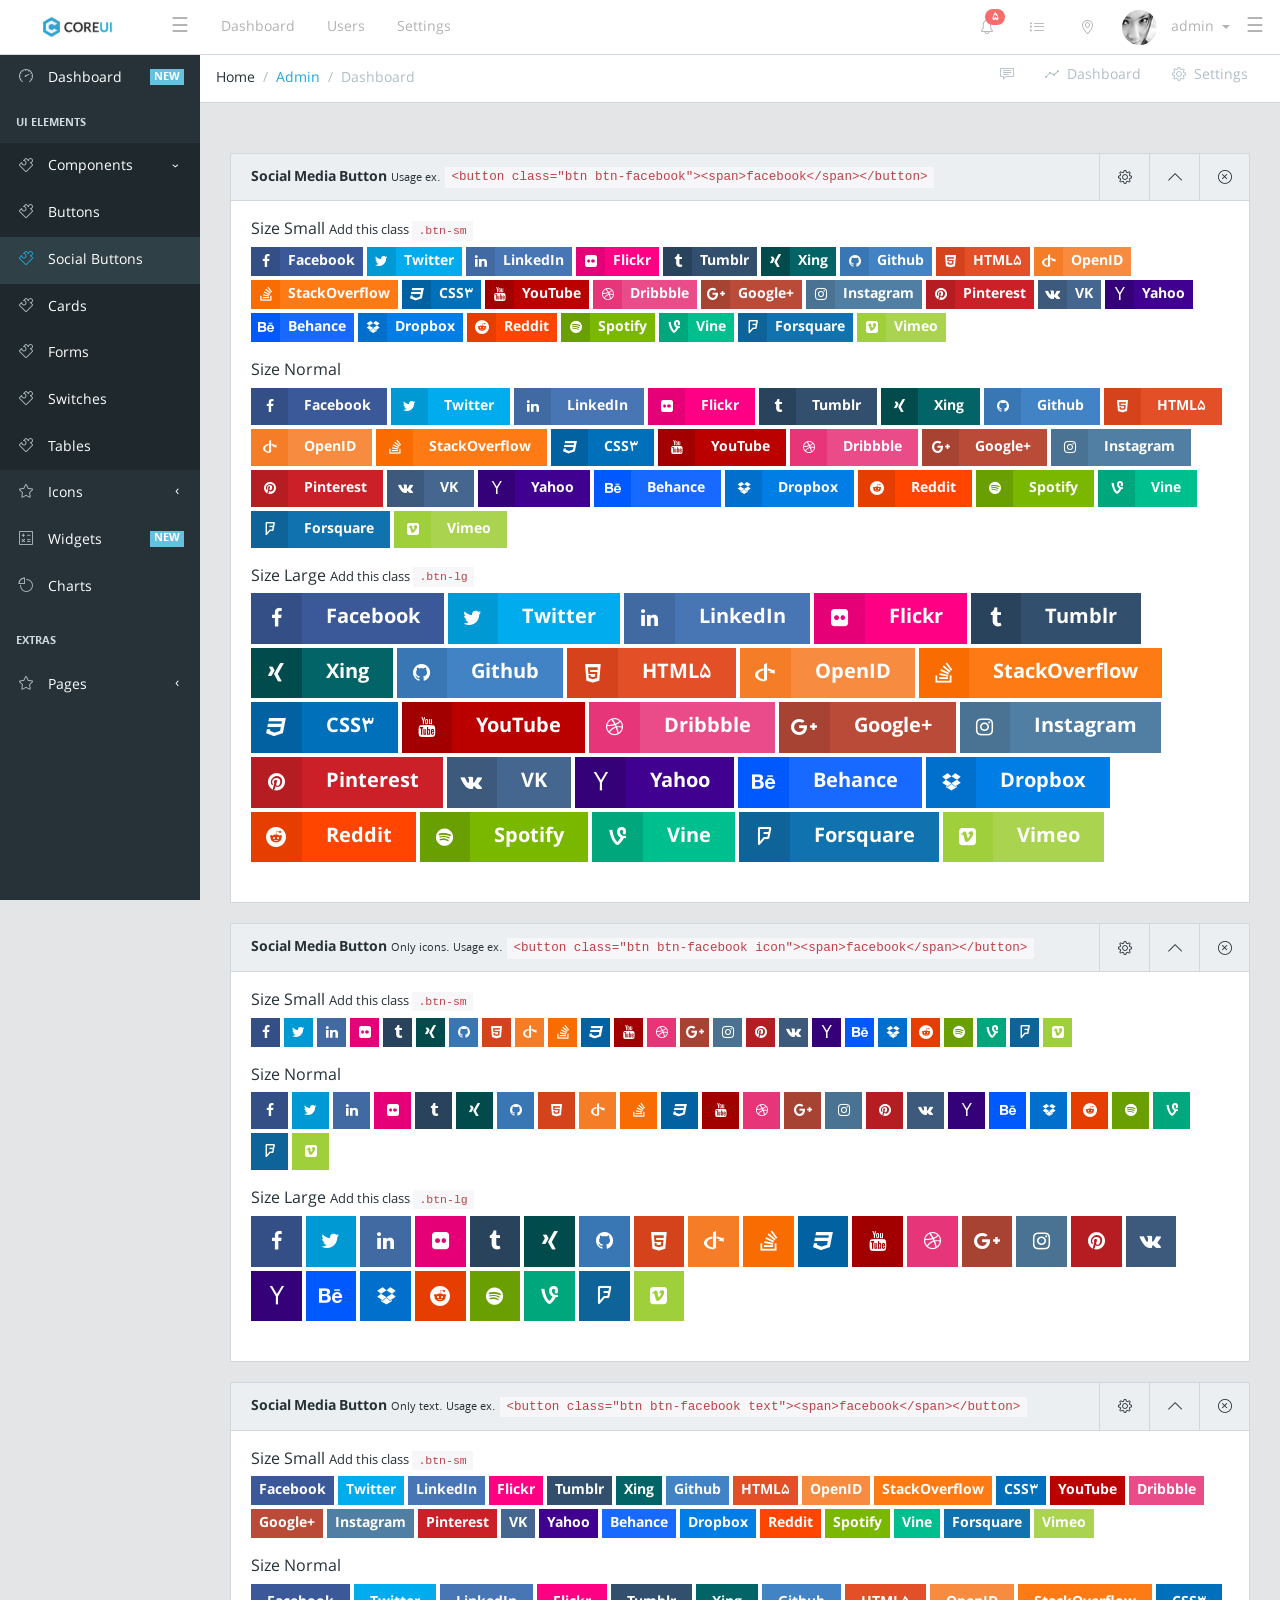
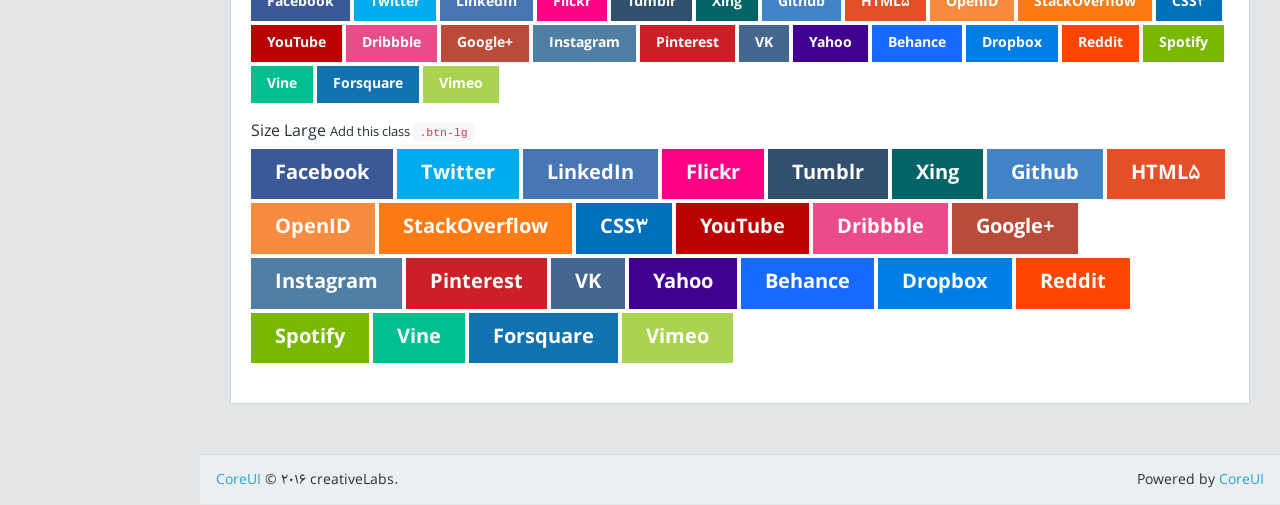
<file: npanel/components-social-buttons.html>
<!--
 * CoreUI - Open Source Bootstrap Admin Template
 * @version v1.0.0-alpha.2
 * @link http://coreui.io
 * Copyright (c) 2016 creativeLabs Łukasz Holeczek
 * @license MIT
 -->
<!DOCTYPE html>
<html lang="en">

<head>
    <meta charset="utf-8">
    <meta http-equiv="X-UA-Compatible" content="IE=edge">
    <meta name="viewport" content="width=device-width, initial-scale=1, shrink-to-fit=no">
    <meta name="description" content="CoreUI Bootstrap 4 Admin Template">
    <meta name="author" content="Lukasz Holeczek">
    <meta name="keyword" content="CoreUI Bootstrap 4 Admin Template">
    <!-- <link rel="shortcut icon" href="assets/ico/favicon.png"> -->
    <title>CoreUI Bootstrap 4 Admin Template</title>
    <!-- Icons -->
    <link href="css/font-awesome.min.css" rel="stylesheet">
    <link href="css/simple-line-icons.css" rel="stylesheet">
    <!-- Main styles for this application -->
    <link href="css/style.css" rel="stylesheet">
</head>
<!-- BODY options, add following classes to body to change options
		1. 'compact-nav'     	  - Switch sidebar to minified version (width 50px)
		2. 'sidebar-nav'		  - Navigation on the left
			2.1. 'sidebar-off-canvas'	- Off-Canvas
				2.1.1 'sidebar-off-canvas-push'	- Off-Canvas which move content
				2.1.2 'sidebar-off-canvas-with-shadow'	- Add shadow to body elements
		3. 'fixed-nav'			  - Fixed navigation
		4. 'navbar-fixed'		  - Fixed navbar
	-->

<body class="navbar-fixed sidebar-nav fixed-nav">
    <header class="navbar">
        <div class="container-fluid">
            <button class="navbar-toggler mobile-toggler hidden-lg-up" type="button">&#9776;</button>
            <a class="navbar-brand" href="#"></a>
            <ul class="nav navbar-nav hidden-md-down">
                <li class="nav-item">
                    <a class="nav-link navbar-toggler layout-toggler" href="#">&#9776;</a>
                </li>
                <li class="nav-item p-x-1">
                    <a class="nav-link" href="#">Dashboard</a>
                </li>
                <li class="nav-item p-x-1">
                    <a class="nav-link" href="#">Users</a>
                </li>
                <li class="nav-item p-x-1">
                    <a class="nav-link" href="#">Settings</a>
                </li>
            </ul>
            <ul class="nav navbar-nav pull-right hidden-md-down">
                <li class="nav-item">
                    <a class="nav-link" href="#"><i class="icon-bell"></i><span class="tag tag-pill tag-danger">5</span></a>
                </li>
                <li class="nav-item">
                    <a class="nav-link" href="#"><i class="icon-list"></i></a>
                </li>
                <li class="nav-item">
                    <a class="nav-link" href="#"><i class="icon-location-pin"></i></a>
                </li>
                <li class="nav-item dropdown">
                    <a class="nav-link dropdown-toggle nav-link" data-toggle="dropdown" href="#" role="button" aria-haspopup="true" aria-expanded="false">
                        <img src="img/avatars/6.jpg" class="img-avatar" alt="admin@bootstrapmaster.com">
                        <span class="hidden-md-down">admin</span>
                    </a>
                    <div class="dropdown-menu dropdown-menu-right">
                        <div class="dropdown-header text-xs-center">
                            <strong>Account</strong>
                        </div>
                        <a class="dropdown-item" href="#"><i class="fa fa-bell-o"></i> Updates<span class="tag tag-info">42</span></a>
                        <a class="dropdown-item" href="#"><i class="fa fa-envelope-o"></i> Messages<span class="tag tag-success">42</span></a>
                        <a class="dropdown-item" href="#"><i class="fa fa-tasks"></i> Tasks<span class="tag tag-danger">42</span></a>
                        <a class="dropdown-item" href="#"><i class="fa fa-comments"></i> Comments<span class="tag tag-warning">42</span></a>
                        <div class="dropdown-header text-xs-center">
                            <strong>Settings</strong>
                        </div>
                        <a class="dropdown-item" href="#"><i class="fa fa-user"></i> Profile</a>
                        <a class="dropdown-item" href="#"><i class="fa fa-wrench"></i> Settings</a>
                        <a class="dropdown-item" href="#"><i class="fa fa-usd"></i> Payments<span class="tag tag-default">42</span></a>
                        <a class="dropdown-item" href="#"><i class="fa fa-file"></i> Projects<span class="tag tag-primary">42</span></a>
                        <div class="divider"></div>
                        <a class="dropdown-item" href="#"><i class="fa fa-shield"></i> Lock Account</a>
                        <a class="dropdown-item" href="#"><i class="fa fa-lock"></i> Logout</a>
                    </div>
                </li>
                <li class="nav-item">
                    <a class="nav-link navbar-toggler aside-toggle" href="#">&#9776;</a>
                </li>
            </ul>
        </div>
    </header>
    <div class="sidebar">
        <nav class="sidebar-nav">
            <ul class="nav">
                <li class="nav-item">
                    <a class="nav-link" href="index.html"><i class="icon-speedometer"></i> Dashboard <span class="tag tag-info">NEW</span></a>
                </li>
                <li class="nav-title">
                    UI Elements
                </li>
                <li class="nav-item nav-dropdown">
                    <a class="nav-link nav-dropdown-toggle" href="#"><i class="icon-puzzle"></i> Components</a>
                    <ul class="nav-dropdown-items">
                        <li class="nav-item">
                            <a class="nav-link" href="components-buttons.html"><i class="icon-puzzle"></i> Buttons</a>
                        </li>
                        <li class="nav-item">
                            <a class="nav-link" href="components-social-buttons.html"><i class="icon-puzzle"></i> Social Buttons</a>
                        </li>
                        <li class="nav-item">
                            <a class="nav-link" href="components-cards.html"><i class="icon-puzzle"></i> Cards</a>
                        </li>
                        <li class="nav-item">
                            <a class="nav-link" href="components-forms.html"><i class="icon-puzzle"></i> Forms</a>
                        </li>
                        <li class="nav-item">
                            <a class="nav-link" href="components-switches.html"><i class="icon-puzzle"></i> Switches</a>
                        </li>
                        <li class="nav-item">
                            <a class="nav-link" href="components-tables.html"><i class="icon-puzzle"></i> Tables</a>
                        </li>
                    </ul>
                </li>
                <li class="nav-item nav-dropdown">
                    <a class="nav-link nav-dropdown-toggle" href="#"><i class="icon-star"></i> Icons</a>
                    <ul class="nav-dropdown-items">
                        <li class="nav-item">
                            <a class="nav-link" href="icons-font-awesome.html"><i class="icon-star"></i> Font Awesome</a>
                        </li>
                        <li class="nav-item">
                            <a class="nav-link" href="icons-simple-line-icons.html"><i class="icon-star"></i> Simple Line Icons</a>
                        </li>
                    </ul>
                </li>
                <li class="nav-item">
                    <a class="nav-link" href="widgets.html"><i class="icon-calculator"></i> Widgets <span class="tag tag-info">NEW</span></a>
                </li>
                <li class="nav-item">
                    <a class="nav-link" href="charts.html"><i class="icon-pie-chart"></i> Charts</a>
                </li>
                <li class="divider"></li>
                <li class="nav-title">
                    Extras
                </li>
                <li class="nav-item nav-dropdown">
                    <a class="nav-link nav-dropdown-toggle" href="#"><i class="icon-star"></i> Pages</a>
                    <ul class="nav-dropdown-items">
                        <li class="nav-item">
                            <a class="nav-link" href="pages-login.html" target="_top"><i class="icon-star"></i> Login</a>
                        </li>
                        <li class="nav-item">
                            <a class="nav-link" href="pages-register.html" target="_top"><i class="icon-star"></i> Register</a>
                        </li>
                        <li class="nav-item">
                            <a class="nav-link" href="pages-404.html" target="_top"><i class="icon-star"></i> Error 404</a>
                        </li>
                        <li class="nav-item">
                            <a class="nav-link" href="pages-500.html" target="_top"><i class="icon-star"></i> Error 500</a>
                        </li>
                    </ul>
                </li>
            </ul>
        </nav>
    </div>
    <!-- Main content -->
    <main class="main">
        <!-- Breadcrumb -->
        <ol class="breadcrumb">
            <li class="breadcrumb-item">Home</li>
            <li class="breadcrumb-item"><a href="#">Admin</a>
            </li>
            <li class="breadcrumb-item active">Dashboard</li>
            <!-- Breadcrumb Menu-->
            <li class="breadcrumb-menu">
                <div class="btn-group" role="group" aria-label="Button group with nested dropdown">
                    <a class="btn btn-secondary" href="#"><i class="icon-speech"></i></a>
                    <a class="btn btn-secondary" href="./"><i class="icon-graph"></i> &nbsp;Dashboard</a>
                    <a class="btn btn-secondary" href="#"><i class="icon-settings"></i> &nbsp;Settings</a>
                </div>
            </li>
        </ol>
        <div class="container-fluid">
            <div class="animated fadeIn">
                <div class="row">
                    <div class="col-xs-12">
                        <div class="card">
                            <div class="card-header">
                                <strong>Social Media Button</strong>
                                <small>Usage ex.</small>
                                <code style="text-transform:lowercase">&lt;button class="btn btn-facebook"&gt;&lt;span&gt;Facebook&lt;/span&gt;&lt;/button&gt;</code>
                                <div class="card-actions">
                                    <a href="#" class="btn-setting"><i class="icon-settings"></i></a>
                                    <button class="btn-minimize" type="button" data-toggle="collapse" data-target="" aria-expanded="false" aria-controls="collapseExample">
                                        <i class="icon-arrow-up"></i>
                                    </button>
                                    <a href="#" class="btn-close"><i class="icon-close"></i></a>
                                </div>
                            </div>
                            <div class="card-block">
                                <h6>Size Small
                                    <small>Add this class
                                        <code>.btn-sm</code>
                                    </small>
                                </h6>
                                <p>
                                    <button type="button" class="btn btn-sm btn-facebook" style="margin-bottom: 4px">
                                        <span>Facebook</span>
                                    </button>
                                    <button type="button" class="btn btn-sm btn-twitter" style="margin-bottom: 4px">
                                        <span>Twitter</span>
                                    </button>
                                    <button type="button" class="btn btn-sm btn-linkedin" style="margin-bottom: 4px">
                                        <span>LinkedIn</span>
                                    </button>
                                    <button type="button" class="btn btn-sm btn-flickr" style="margin-bottom: 4px">
                                        <span>Flickr</span>
                                    </button>
                                    <button type="button" class="btn btn-sm btn-tumblr" style="margin-bottom: 4px">
                                        <span>Tumblr</span>
                                    </button>
                                    <button type="button" class="btn btn-sm btn-xing" style="margin-bottom: 4px">
                                        <span>Xing</span>
                                    </button>
                                    <button type="button" class="btn btn-sm btn-github" style="margin-bottom: 4px">
                                        <span>Github</span>
                                    </button>
                                    <button type="button" class="btn btn-sm btn-html5" style="margin-bottom: 4px">
                                        <span>HTML5</span>
                                    </button>
                                    <button type="button" class="btn btn-sm btn-openid" style="margin-bottom: 4px">
                                        <span>OpenID</span>
                                    </button>
                                    <button type="button" class="btn btn-sm btn-stack-overflow" style="margin-bottom: 4px">
                                        <span>StackOverflow</span>
                                    </button>
                                    <button type="button" class="btn btn-sm btn-css3" style="margin-bottom: 4px">
                                        <span>CSS3</span>
                                    </button>
                                    <button type="button" class="btn btn-sm btn-youtube" style="margin-bottom: 4px">
                                        <span>YouTube</span>
                                    </button>
                                    <button type="button" class="btn btn-sm btn-dribbble" style="margin-bottom: 4px">
                                        <span>Dribbble</span>
                                    </button>
                                    <button type="button" class="btn btn-sm btn-google-plus" style="margin-bottom: 4px">
                                        <span>Google+</span>
                                    </button>
                                    <button type="button" class="btn btn-sm btn-instagram" style="margin-bottom: 4px">
                                        <span>Instagram</span>
                                    </button>
                                    <button type="button" class="btn btn-sm btn-pinterest" style="margin-bottom: 4px">
                                        <span>Pinterest</span>
                                    </button>
                                    <button type="button" class="btn btn-sm btn-vk" style="margin-bottom: 4px">
                                        <span>VK</span>
                                    </button>
                                    <button type="button" class="btn btn-sm btn-yahoo" style="margin-bottom: 4px">
                                        <span>Yahoo</span>
                                    </button>
                                    <button type="button" class="btn btn-sm btn-behance" style="margin-bottom: 4px">
                                        <span>Behance</span>
                                    </button>
                                    <button type="button" class="btn btn-sm btn-dropbox" style="margin-bottom: 4px">
                                        <span>Dropbox</span>
                                    </button>
                                    <button type="button" class="btn btn-sm btn-reddit" style="margin-bottom: 4px">
                                        <span>Reddit</span>
                                    </button>
                                    <button type="button" class="btn btn-sm btn-spotify" style="margin-bottom: 4px">
                                        <span>Spotify</span>
                                    </button>
                                    <button type="button" class="btn btn-sm btn-vine" style="margin-bottom: 4px">
                                        <span>Vine</span>
                                    </button>
                                    <button type="button" class="btn btn-sm btn-foursquare" style="margin-bottom: 4px">
                                        <span>Forsquare</span>
                                    </button>
                                    <button type="button" class="btn btn-sm btn-vimeo" style="margin-bottom: 4px">
                                        <span>Vimeo</span>
                                    </button>
                                </p>
                                <h6>Size Normal</h6>
                                <p>
                                    <button type="button" class="btn btn-facebook" style="margin-bottom: 4px">
                                        <span>Facebook</span>
                                    </button>
                                    <button type="button" class="btn btn-twitter" style="margin-bottom: 4px">
                                        <span>Twitter</span>
                                    </button>
                                    <button type="button" class="btn btn-linkedin" style="margin-bottom: 4px">
                                        <span>LinkedIn</span>
                                    </button>
                                    <button type="button" class="btn btn-flickr" style="margin-bottom: 4px">
                                        <span>Flickr</span>
                                    </button>
                                    <button type="button" class="btn btn-tumblr" style="margin-bottom: 4px">
                                        <span>Tumblr</span>
                                    </button>
                                    <button type="button" class="btn btn-xing" style="margin-bottom: 4px">
                                        <span>Xing</span>
                                    </button>
                                    <button type="button" class="btn btn-github" style="margin-bottom: 4px">
                                        <span>Github</span>
                                    </button>
                                    <button type="button" class="btn btn-html5" style="margin-bottom: 4px">
                                        <span>HTML5</span>
                                    </button>
                                    <button type="button" class="btn btn-openid" style="margin-bottom: 4px">
                                        <span>OpenID</span>
                                    </button>
                                    <button type="button" class="btn btn-stack-overflow" style="margin-bottom: 4px">
                                        <span>StackOverflow</span>
                                    </button>
                                    <button type="button" class="btn btn-css3" style="margin-bottom: 4px">
                                        <span>CSS3</span>
                                    </button>
                                    <button type="button" class="btn btn-youtube" style="margin-bottom: 4px">
                                        <span>YouTube</span>
                                    </button>
                                    <button type="button" class="btn btn-dribbble" style="margin-bottom: 4px">
                                        <span>Dribbble</span>
                                    </button>
                                    <button type="button" class="btn btn-google-plus" style="margin-bottom: 4px">
                                        <span>Google+</span>
                                    </button>
                                    <button type="button" class="btn btn-instagram" style="margin-bottom: 4px">
                                        <span>Instagram</span>
                                    </button>
                                    <button type="button" class="btn btn-pinterest" style="margin-bottom: 4px">
                                        <span>Pinterest</span>
                                    </button>
                                    <button type="button" class="btn btn-vk" style="margin-bottom: 4px">
                                        <span>VK</span>
                                    </button>
                                    <button type="button" class="btn btn-yahoo" style="margin-bottom: 4px">
                                        <span>Yahoo</span>
                                    </button>
                                    <button type="button" class="btn btn-behance" style="margin-bottom: 4px">
                                        <span>Behance</span>
                                    </button>
                                    <button type="button" class="btn btn-dropbox" style="margin-bottom: 4px">
                                        <span>Dropbox</span>
                                    </button>
                                    <button type="button" class="btn btn-reddit" style="margin-bottom: 4px">
                                        <span>Reddit</span>
                                    </button>
                                    <button type="button" class="btn btn-spotify" style="margin-bottom: 4px">
                                        <span>Spotify</span>
                                    </button>
                                    <button type="button" class="btn btn-vine" style="margin-bottom: 4px">
                                        <span>Vine</span>
                                    </button>
                                    <button type="button" class="btn btn-foursquare" style="margin-bottom: 4px">
                                        <span>Forsquare</span>
                                    </button>
                                    <button type="button" class="btn btn-vimeo" style="margin-bottom: 4px">
                                        <span>Vimeo</span>
                                    </button>
                                </p>
                                <h6>Size Large
                                    <small>Add this class
                                        <code>.btn-lg</code>
                                    </small>
                                </h6>
                                <p>
                                    <button type="button" class="btn btn-lg btn-facebook" style="margin-bottom: 4px">
                                        <span>Facebook</span>
                                    </button>
                                    <button type="button" class="btn btn-lg btn-twitter" style="margin-bottom: 4px">
                                        <span>Twitter</span>
                                    </button>
                                    <button type="button" class="btn btn-lg btn-linkedin" style="margin-bottom: 4px">
                                        <span>LinkedIn</span>
                                    </button>
                                    <button type="button" class="btn btn-lg btn-flickr" style="margin-bottom: 4px">
                                        <span>Flickr</span>
                                    </button>
                                    <button type="button" class="btn btn-lg btn-tumblr" style="margin-bottom: 4px">
                                        <span>Tumblr</span>
                                    </button>
                                    <button type="button" class="btn btn-lg btn-xing" style="margin-bottom: 4px">
                                        <span>Xing</span>
                                    </button>
                                    <button type="button" class="btn btn-lg btn-github" style="margin-bottom: 4px">
                                        <span>Github</span>
                                    </button>
                                    <button type="button" class="btn btn-lg btn-html5" style="margin-bottom: 4px">
                                        <span>HTML5</span>
                                    </button>
                                    <button type="button" class="btn btn-lg btn-openid" style="margin-bottom: 4px">
                                        <span>OpenID</span>
                                    </button>
                                    <button type="button" class="btn btn-lg btn-stack-overflow" style="margin-bottom: 4px">
                                        <span>StackOverflow</span>
                                    </button>
                                    <button type="button" class="btn btn-lg btn-css3" style="margin-bottom: 4px">
                                        <span>CSS3</span>
                                    </button>
                                    <button type="button" class="btn btn-lg btn-youtube" style="margin-bottom: 4px">
                                        <span>YouTube</span>
                                    </button>
                                    <button type="button" class="btn btn-lg btn-dribbble" style="margin-bottom: 4px">
                                        <span>Dribbble</span>
                                    </button>
                                    <button type="button" class="btn btn-lg btn-google-plus" style="margin-bottom: 4px">
                                        <span>Google+</span>
                                    </button>
                                    <button type="button" class="btn btn-lg btn-instagram" style="margin-bottom: 4px">
                                        <span>Instagram</span>
                                    </button>
                                    <button type="button" class="btn btn-lg btn-pinterest" style="margin-bottom: 4px">
                                        <span>Pinterest</span>
                                    </button>
                                    <button type="button" class="btn btn-lg btn-vk" style="margin-bottom: 4px">
                                        <span>VK</span>
                                    </button>
                                    <button type="button" class="btn btn-lg btn-yahoo" style="margin-bottom: 4px">
                                        <span>Yahoo</span>
                                    </button>
                                    <button type="button" class="btn btn-lg btn-behance" style="margin-bottom: 4px">
                                        <span>Behance</span>
                                    </button>
                                    <button type="button" class="btn btn-lg btn-dropbox" style="margin-bottom: 4px">
                                        <span>Dropbox</span>
                                    </button>
                                    <button type="button" class="btn btn-lg btn-reddit" style="margin-bottom: 4px">
                                        <span>Reddit</span>
                                    </button>
                                    <button type="button" class="btn btn-lg btn-spotify" style="margin-bottom: 4px">
                                        <span>Spotify</span>
                                    </button>
                                    <button type="button" class="btn btn-lg btn-vine" style="margin-bottom: 4px">
                                        <span>Vine</span>
                                    </button>
                                    <button type="button" class="btn btn-lg btn-foursquare" style="margin-bottom: 4px">
                                        <span>Forsquare</span>
                                    </button>
                                    <button type="button" class="btn btn-lg btn-vimeo" style="margin-bottom: 4px">
                                        <span>Vimeo</span>
                                    </button>
                                </p>
                            </div>
                        </div>
                    </div>
                    <!--/col-->

                    <div class="col-xs-12">
                        <div class="card">
                            <div class="card-header">
                                <strong>Social Media Button</strong>
                                <small>Only icons. Usage ex.</small>
                                <code style="text-transform:lowercase">&lt;button class="btn btn-facebook icon"&gt;&lt;span&gt;Facebook&lt;/span&gt;&lt;/button&gt;</code>
                                <div class="card-actions">
                                    <a href="#" class="btn-setting"><i class="icon-settings"></i></a>
                                    <button class="btn-minimize" type="button" data-toggle="collapse" data-target="" aria-expanded="false" aria-controls="collapseExample">
                                        <i class="icon-arrow-up"></i>
                                    </button>
                                    <a href="#" class="btn-close"><i class="icon-close"></i></a>
                                </div>
                            </div>
                            <div class="card-block collapse in">
                                <h6>Size Small
                                    <small>Add this class
                                        <code>.btn-sm</code>
                                    </small>
                                </h6>
                                <p>
                                    <button type="button" class="btn btn-sm btn-facebook icon" style="margin-bottom: 4px">
                                        <span>Facebook</span>
                                    </button>
                                    <button type="button" class="btn btn-sm btn-twitter icon" style="margin-bottom: 4px">
                                        <span>Twitter</span>
                                    </button>
                                    <button type="button" class="btn btn-sm btn-linkedin icon" style="margin-bottom: 4px">
                                        <span>LinkedIn</span>
                                    </button>
                                    <button type="button" class="btn btn-sm btn-flickr icon" style="margin-bottom: 4px">
                                        <span>Flickr</span>
                                    </button>
                                    <button type="button" class="btn btn-sm btn-tumblr icon" style="margin-bottom: 4px">
                                        <span>Tumblr</span>
                                    </button>
                                    <button type="button" class="btn btn-sm btn-xing icon" style="margin-bottom: 4px">
                                        <span>Xing</span>
                                    </button>
                                    <button type="button" class="btn btn-sm btn-github icon" style="margin-bottom: 4px">
                                        <span>Github</span>
                                    </button>
                                    <button type="button" class="btn btn-sm btn-html5 icon" style="margin-bottom: 4px">
                                        <span>HTML5</span>
                                    </button>
                                    <button type="button" class="btn btn-sm btn-openid icon" style="margin-bottom: 4px">
                                        <span>OpenID</span>
                                    </button>
                                    <button type="button" class="btn btn-sm btn-stack-overflow icon" style="margin-bottom: 4px">
                                        <span>StackOverflow</span>
                                    </button>
                                    <button type="button" class="btn btn-sm btn-css3 icon" style="margin-bottom: 4px">
                                        <span>CSS3</span>
                                    </button>
                                    <button type="button" class="btn btn-sm btn-youtube icon" style="margin-bottom: 4px">
                                        <span>YouTube</span>
                                    </button>
                                    <button type="button" class="btn btn-sm btn-dribbble icon" style="margin-bottom: 4px">
                                        <span>Dribbble</span>
                                    </button>
                                    <button type="button" class="btn btn-sm btn-google-plus icon" style="margin-bottom: 4px">
                                        <span>Google+</span>
                                    </button>
                                    <button type="button" class="btn btn-sm btn-instagram icon" style="margin-bottom: 4px">
                                        <span>Instagram</span>
                                    </button>
                                    <button type="button" class="btn btn-sm btn-pinterest icon" style="margin-bottom: 4px">
                                        <span>Pinterest</span>
                                    </button>
                                    <button type="button" class="btn btn-sm btn-vk icon" style="margin-bottom: 4px">
                                        <span>VK</span>
                                    </button>
                                    <button type="button" class="btn btn-sm btn-yahoo icon" style="margin-bottom: 4px">
                                        <span>Yahoo</span>
                                    </button>
                                    <button type="button" class="btn btn-sm btn-behance icon" style="margin-bottom: 4px">
                                        <span>Behance</span>
                                    </button>
                                    <button type="button" class="btn btn-sm btn-dropbox icon" style="margin-bottom: 4px">
                                        <span>Dropbox</span>
                                    </button>
                                    <button type="button" class="btn btn-sm btn-reddit icon" style="margin-bottom: 4px">
                                        <span>Reddit</span>
                                    </button>
                                    <button type="button" class="btn btn-sm btn-spotify icon" style="margin-bottom: 4px">
                                        <span>Spotify</span>
                                    </button>
                                    <button type="button" class="btn btn-sm btn-vine icon" style="margin-bottom: 4px">
                                        <span>Vine</span>
                                    </button>
                                    <button type="button" class="btn btn-sm btn-foursquare icon" style="margin-bottom: 4px">
                                        <span>Forsquare</span>
                                    </button>
                                    <button type="button" class="btn btn-sm btn-vimeo icon" style="margin-bottom: 4px">
                                        <span>Vimeo</span>
                                    </button>
                                </p>
                                <h6>Size Normal</h6>
                                <p>
                                    <button type="button" class="btn btn-facebook icon" style="margin-bottom: 4px">
                                        <span>Facebook</span>
                                    </button>
                                    <button type="button" class="btn btn-twitter icon" style="margin-bottom: 4px">
                                        <span>Twitter</span>
                                    </button>
                                    <button type="button" class="btn btn-linkedin icon" style="margin-bottom: 4px">
                                        <span>LinkedIn</span>
                                    </button>
                                    <button type="button" class="btn btn-flickr icon" style="margin-bottom: 4px">
                                        <span>Flickr</span>
                                    </button>
                                    <button type="button" class="btn btn-tumblr icon" style="margin-bottom: 4px">
                                        <span>Tumblr</span>
                                    </button>
                                    <button type="button" class="btn btn-xing icon" style="margin-bottom: 4px">
                                        <span>Xing</span>
                                    </button>
                                    <button type="button" class="btn btn-github icon" style="margin-bottom: 4px">
                                        <span>Github</span>
                                    </button>
                                    <button type="button" class="btn btn-html5 icon" style="margin-bottom: 4px">
                                        <span>HTML5</span>
                                    </button>
                                    <button type="button" class="btn btn-openid icon" style="margin-bottom: 4px">
                                        <span>OpenID</span>
                                    </button>
                                    <button type="button" class="btn btn-stack-overflow icon" style="margin-bottom: 4px">
                                        <span>StackOverflow</span>
                                    </button>
                                    <button type="button" class="btn btn-css3 icon" style="margin-bottom: 4px">
                                        <span>CSS3</span>
                                    </button>
                                    <button type="button" class="btn btn-youtube icon" style="margin-bottom: 4px">
                                        <span>YouTube</span>
                                    </button>
                                    <button type="button" class="btn btn-dribbble icon" style="margin-bottom: 4px">
                                        <span>Dribbble</span>
                                    </button>
                                    <button type="button" class="btn btn-google-plus icon" style="margin-bottom: 4px">
                                        <span>Google+</span>
                                    </button>
                                    <button type="button" class="btn btn-instagram icon" style="margin-bottom: 4px">
                                        <span>Instagram</span>
                                    </button>
                                    <button type="button" class="btn btn-pinterest icon" style="margin-bottom: 4px">
                                        <span>Pinterest</span>
                                    </button>
                                    <button type="button" class="btn btn-vk icon" style="margin-bottom: 4px">
                                        <span>VK</span>
                                    </button>
                                    <button type="button" class="btn btn-yahoo icon" style="margin-bottom: 4px">
                                        <span>Yahoo</span>
                                    </button>
                                    <button type="button" class="btn btn-behance icon" style="margin-bottom: 4px">
                                        <span>Behance</span>
                                    </button>
                                    <button type="button" class="btn btn-dropbox icon" style="margin-bottom: 4px">
                                        <span>Dropbox</span>
                                    </button>
                                    <button type="button" class="btn btn-reddit icon" style="margin-bottom: 4px">
                                        <span>Reddit</span>
                                    </button>
                                    <button type="button" class="btn btn-spotify icon" style="margin-bottom: 4px">
                                        <span>Spotify</span>
                                    </button>
                                    <button type="button" class="btn btn-vine icon" style="margin-bottom: 4px">
                                        <span>Vine</span>
                                    </button>
                                    <button type="button" class="btn btn-foursquare icon" style="margin-bottom: 4px">
                                        <span>Forsquare</span>
                                    </button>
                                    <button type="button" class="btn btn-vimeo icon" style="margin-bottom: 4px">
                                        <span>Vimeo</span>
                                    </button>
                                </p>
                                <h6>Size Large
                                    <small>Add this class
                                        <code>.btn-lg</code>
                                    </small>
                                </h6>
                                <p>
                                    <button type="button" class="btn btn-lg btn-facebook icon" style="margin-bottom: 4px">
                                        <span>Facebook</span>
                                    </button>
                                    <button type="button" class="btn btn-lg btn-twitter icon" style="margin-bottom: 4px">
                                        <span>Twitter</span>
                                    </button>
                                    <button type="button" class="btn btn-lg btn-linkedin icon" style="margin-bottom: 4px">
                                        <span>LinkedIn</span>
                                    </button>
                                    <button type="button" class="btn btn-lg btn-flickr icon" style="margin-bottom: 4px">
                                        <span>Flickr</span>
                                    </button>
                                    <button type="button" class="btn btn-lg btn-tumblr icon" style="margin-bottom: 4px">
                                        <span>Tumblr</span>
                                    </button>
                                    <button type="button" class="btn btn-lg btn-xing icon" style="margin-bottom: 4px">
                                        <span>Xing</span>
                                    </button>
                                    <button type="button" class="btn btn-lg btn-github icon" style="margin-bottom: 4px">
                                        <span>Github</span>
                                    </button>
                                    <button type="button" class="btn btn-lg btn-html5 icon" style="margin-bottom: 4px">
                                        <span>HTML5</span>
                                    </button>
                                    <button type="button" class="btn btn-lg btn-openid icon" style="margin-bottom: 4px">
                                        <span>OpenID</span>
                                    </button>
                                    <button type="button" class="btn btn-lg btn-stack-overflow icon" style="margin-bottom: 4px">
                                        <span>StackOverflow</span>
                                    </button>
                                    <button type="button" class="btn btn-lg btn-css3 icon" style="margin-bottom: 4px">
                                        <span>CSS3</span>
                                    </button>
                                    <button type="button" class="btn btn-lg btn-youtube icon" style="margin-bottom: 4px">
                                        <span>YouTube</span>
                                    </button>
                                    <button type="button" class="btn btn-lg btn-dribbble icon" style="margin-bottom: 4px">
                                        <span>Dribbble</span>
                                    </button>
                                    <button type="button" class="btn btn-lg btn-google-plus icon" style="margin-bottom: 4px">
                                        <span>Google+</span>
                                    </button>
                                    <button type="button" class="btn btn-lg btn-instagram icon" style="margin-bottom: 4px">
                                        <span>Instagram</span>
                                    </button>
                                    <button type="button" class="btn btn-lg btn-pinterest icon" style="margin-bottom: 4px">
                                        <span>Pinterest</span>
                                    </button>
                                    <button type="button" class="btn btn-lg btn-vk icon" style="margin-bottom: 4px">
                                        <span>VK</span>
                                    </button>
                                    <button type="button" class="btn btn-lg btn-yahoo icon" style="margin-bottom: 4px">
                                        <span>Yahoo</span>
                                    </button>
                                    <button type="button" class="btn btn-lg btn-behance icon" style="margin-bottom: 4px">
                                        <span>Behance</span>
                                    </button>
                                    <button type="button" class="btn btn-lg btn-dropbox icon" style="margin-bottom: 4px">
                                        <span>Dropbox</span>
                                    </button>
                                    <button type="button" class="btn btn-lg btn-reddit icon" style="margin-bottom: 4px">
                                        <span>Reddit</span>
                                    </button>
                                    <button type="button" class="btn btn-lg btn-spotify icon" style="margin-bottom: 4px">
                                        <span>Spotify</span>
                                    </button>
                                    <button type="button" class="btn btn-lg btn-vine icon" style="margin-bottom: 4px">
                                        <span>Vine</span>
                                    </button>
                                    <button type="button" class="btn btn-lg btn-foursquare icon" style="margin-bottom: 4px">
                                        <span>Forsquare</span>
                                    </button>
                                    <button type="button" class="btn btn-lg btn-vimeo icon" style="margin-bottom: 4px">
                                        <span>Vimeo</span>
                                    </button>
                                </p>
                            </div>
                        </div>
                    </div>
                    <!--/col-->

                    <div class="col-xs-12">
                        <div class="card">
                            <div class="card-header">
                                <strong>Social Media Button</strong>
                                <small>Only text. Usage ex.</small>
                                <code style="text-transform:lowercase">&lt;button class="btn btn-facebook text"&gt;&lt;span&gt;Facebook&lt;/span&gt;&lt;/button&gt;</code>
                                <div class="card-actions">
                                    <a href="#" class="btn-setting"><i class="icon-settings"></i></a>
                                    <button class="btn-minimize" type="button" data-toggle="collapse" data-target="" aria-expanded="false" aria-controls="collapseExample">
                                        <i class="icon-arrow-up"></i>
                                    </button>
                                    <a href="#" class="btn-close"><i class="icon-close"></i></a>
                                </div>
                            </div>
                            <div class="card-block collapse in">
                                <h6>Size Small
                                    <small>Add this class
                                        <code>.btn-sm</code>
                                    </small>
                                </h6>
                                <p>
                                    <button type="button" class="btn btn-sm btn-facebook text" style="margin-bottom: 4px">
                                        <span>Facebook</span>
                                    </button>
                                    <button type="button" class="btn btn-sm btn-twitter text" style="margin-bottom: 4px">
                                        <span>Twitter</span>
                                    </button>
                                    <button type="button" class="btn btn-sm btn-linkedin text" style="margin-bottom: 4px">
                                        <span>LinkedIn</span>
                                    </button>
                                    <button type="button" class="btn btn-sm btn-flickr text" style="margin-bottom: 4px">
                                        <span>Flickr</span>
                                    </button>
                                    <button type="button" class="btn btn-sm btn-tumblr text" style="margin-bottom: 4px">
                                        <span>Tumblr</span>
                                    </button>
                                    <button type="button" class="btn btn-sm btn-xing text" style="margin-bottom: 4px">
                                        <span>Xing</span>
                                    </button>
                                    <button type="button" class="btn btn-sm btn-github text" style="margin-bottom: 4px">
                                        <span>Github</span>
                                    </button>
                                    <button type="button" class="btn btn-sm btn-html5 text" style="margin-bottom: 4px">
                                        <span>HTML5</span>
                                    </button>
                                    <button type="button" class="btn btn-sm btn-openid text" style="margin-bottom: 4px">
                                        <span>OpenID</span>
                                    </button>
                                    <button type="button" class="btn btn-sm btn-stack-overflow text" style="margin-bottom: 4px">
                                        <span>StackOverflow</span>
                                    </button>
                                    <button type="button" class="btn btn-sm btn-css3 text" style="margin-bottom: 4px">
                                        <span>CSS3</span>
                                    </button>
                                    <button type="button" class="btn btn-sm btn-youtube text" style="margin-bottom: 4px">
                                        <span>YouTube</span>
                                    </button>
                                    <button type="button" class="btn btn-sm btn-dribbble text" style="margin-bottom: 4px">
                                        <span>Dribbble</span>
                                    </button>
                                    <button type="button" class="btn btn-sm btn-google-plus text" style="margin-bottom: 4px">
                                        <span>Google+</span>
                                    </button>
                                    <button type="button" class="btn btn-sm btn-instagram text" style="margin-bottom: 4px">
                                        <span>Instagram</span>
                                    </button>
                                    <button type="button" class="btn btn-sm btn-pinterest text" style="margin-bottom: 4px">
                                        <span>Pinterest</span>
                                    </button>
                                    <button type="button" class="btn btn-sm btn-vk text" style="margin-bottom: 4px">
                                        <span>VK</span>
                                    </button>
                                    <button type="button" class="btn btn-sm btn-yahoo text" style="margin-bottom: 4px">
                                        <span>Yahoo</span>
                                    </button>
                                    <button type="button" class="btn btn-sm btn-behance text" style="margin-bottom: 4px">
                                        <span>Behance</span>
                                    </button>
                                    <button type="button" class="btn btn-sm btn-dropbox text" style="margin-bottom: 4px">
                                        <span>Dropbox</span>
                                    </button>
                                    <button type="button" class="btn btn-sm btn-reddit text" style="margin-bottom: 4px">
                                        <span>Reddit</span>
                                    </button>
                                    <button type="button" class="btn btn-sm btn-spotify text" style="margin-bottom: 4px">
                                        <span>Spotify</span>
                                    </button>
                                    <button type="button" class="btn btn-sm btn-vine text" style="margin-bottom: 4px">
                                        <span>Vine</span>
                                    </button>
                                    <button type="button" class="btn btn-sm btn-foursquare text" style="margin-bottom: 4px">
                                        <span>Forsquare</span>
                                    </button>
                                    <button type="button" class="btn btn-sm btn-vimeo text" style="margin-bottom: 4px">
                                        <span>Vimeo</span>
                                    </button>
                                </p>
                                <h6>Size Normal</h6>
                                <p>
                                    <button type="button" class="btn btn-facebook text" style="margin-bottom: 4px">
                                        <span>Facebook</span>
                                    </button>
                                    <button type="button" class="btn btn-twitter text" style="margin-bottom: 4px">
                                        <span>Twitter</span>
                                    </button>
                                    <button type="button" class="btn btn-linkedin text" style="margin-bottom: 4px">
                                        <span>LinkedIn</span>
                                    </button>
                                    <button type="button" class="btn btn-flickr text" style="margin-bottom: 4px">
                                        <span>Flickr</span>
                                    </button>
                                    <button type="button" class="btn btn-tumblr text" style="margin-bottom: 4px">
                                        <span>Tumblr</span>
                                    </button>
                                    <button type="button" class="btn btn-xing text" style="margin-bottom: 4px">
                                        <span>Xing</span>
                                    </button>
                                    <button type="button" class="btn btn-github text" style="margin-bottom: 4px">
                                        <span>Github</span>
                                    </button>
                                    <button type="button" class="btn btn-html5 text" style="margin-bottom: 4px">
                                        <span>HTML5</span>
                                    </button>
                                    <button type="button" class="btn btn-openid text" style="margin-bottom: 4px">
                                        <span>OpenID</span>
                                    </button>
                                    <button type="button" class="btn btn-stack-overflow text" style="margin-bottom: 4px">
                                        <span>StackOverflow</span>
                                    </button>
                                    <button type="button" class="btn btn-css3 text" style="margin-bottom: 4px">
                                        <span>CSS3</span>
                                    </button>
                                    <button type="button" class="btn btn-youtube text" style="margin-bottom: 4px">
                                        <span>YouTube</span>
                                    </button>
                                    <button type="button" class="btn btn-dribbble text" style="margin-bottom: 4px">
                                        <span>Dribbble</span>
                                    </button>
                                    <button type="button" class="btn btn-google-plus text" style="margin-bottom: 4px">
                                        <span>Google+</span>
                                    </button>
                                    <button type="button" class="btn btn-instagram text" style="margin-bottom: 4px">
                                        <span>Instagram</span>
                                    </button>
                                    <button type="button" class="btn btn-pinterest text" style="margin-bottom: 4px">
                                        <span>Pinterest</span>
                                    </button>
                                    <button type="button" class="btn btn-vk text" style="margin-bottom: 4px">
                                        <span>VK</span>
                                    </button>
                                    <button type="button" class="btn btn-yahoo text" style="margin-bottom: 4px">
                                        <span>Yahoo</span>
                                    </button>
                                    <button type="button" class="btn btn-behance text" style="margin-bottom: 4px">
                                        <span>Behance</span>
                                    </button>
                                    <button type="button" class="btn btn-dropbox text" style="margin-bottom: 4px">
                                        <span>Dropbox</span>
                                    </button>
                                    <button type="button" class="btn btn-reddit text" style="margin-bottom: 4px">
                                        <span>Reddit</span>
                                    </button>
                                    <button type="button" class="btn btn-spotify text" style="margin-bottom: 4px">
                                        <span>Spotify</span>
                                    </button>
                                    <button type="button" class="btn btn-vine text" style="margin-bottom: 4px">
                                        <span>Vine</span>
                                    </button>
                                    <button type="button" class="btn btn-foursquare text" style="margin-bottom: 4px">
                                        <span>Forsquare</span>
                                    </button>
                                    <button type="button" class="btn btn-vimeo text" style="margin-bottom: 4px">
                                        <span>Vimeo</span>
                                    </button>
                                </p>
                                <h6>Size Large
                                    <small>Add this class
                                        <code>.btn-lg</code>
                                    </small>
                                </h6>
                                <p>
                                    <button type="button" class="btn btn-lg btn-facebook text" style="margin-bottom: 4px">
                                        <span>Facebook</span>
                                    </button>
                                    <button type="button" class="btn btn-lg btn-twitter text" style="margin-bottom: 4px">
                                        <span>Twitter</span>
                                    </button>
                                    <button type="button" class="btn btn-lg btn-linkedin text" style="margin-bottom: 4px">
                                        <span>LinkedIn</span>
                                    </button>
                                    <button type="button" class="btn btn-lg btn-flickr text" style="margin-bottom: 4px">
                                        <span>Flickr</span>
                                    </button>
                                    <button type="button" class="btn btn-lg btn-tumblr text" style="margin-bottom: 4px">
                                        <span>Tumblr</span>
                                    </button>
                                    <button type="button" class="btn btn-lg btn-xing text" style="margin-bottom: 4px">
                                        <span>Xing</span>
                                    </button>
                                    <button type="button" class="btn btn-lg btn-github text" style="margin-bottom: 4px">
                                        <span>Github</span>
                                    </button>
                                    <button type="button" class="btn btn-lg btn-html5 text" style="margin-bottom: 4px">
                                        <span>HTML5</span>
                                    </button>
                                    <button type="button" class="btn btn-lg btn-openid text" style="margin-bottom: 4px">
                                        <span>OpenID</span>
                                    </button>
                                    <button type="button" class="btn btn-lg btn-stack-overflow text" style="margin-bottom: 4px">
                                        <span>StackOverflow</span>
                                    </button>
                                    <button type="button" class="btn btn-lg btn-css3 text" style="margin-bottom: 4px">
                                        <span>CSS3</span>
                                    </button>
                                    <button type="button" class="btn btn-lg btn-youtube text" style="margin-bottom: 4px">
                                        <span>YouTube</span>
                                    </button>
                                    <button type="button" class="btn btn-lg btn-dribbble text" style="margin-bottom: 4px">
                                        <span>Dribbble</span>
                                    </button>
                                    <button type="button" class="btn btn-lg btn-google-plus text" style="margin-bottom: 4px">
                                        <span>Google+</span>
                                    </button>
                                    <button type="button" class="btn btn-lg btn-instagram text" style="margin-bottom: 4px">
                                        <span>Instagram</span>
                                    </button>
                                    <button type="button" class="btn btn-lg btn-pinterest text" style="margin-bottom: 4px">
                                        <span>Pinterest</span>
                                    </button>
                                    <button type="button" class="btn btn-lg btn-vk text" style="margin-bottom: 4px">
                                        <span>VK</span>
                                    </button>
                                    <button type="button" class="btn btn-lg btn-yahoo text" style="margin-bottom: 4px">
                                        <span>Yahoo</span>
                                    </button>
                                    <button type="button" class="btn btn-lg btn-behance text" style="margin-bottom: 4px">
                                        <span>Behance</span>
                                    </button>
                                    <button type="button" class="btn btn-lg btn-dropbox text" style="margin-bottom: 4px">
                                        <span>Dropbox</span>
                                    </button>
                                    <button type="button" class="btn btn-lg btn-reddit text" style="margin-bottom: 4px">
                                        <span>Reddit</span>
                                    </button>
                                    <button type="button" class="btn btn-lg btn-spotify text" style="margin-bottom: 4px">
                                        <span>Spotify</span>
                                    </button>
                                    <button type="button" class="btn btn-lg btn-vine text" style="margin-bottom: 4px">
                                        <span>Vine</span>
                                    </button>
                                    <button type="button" class="btn btn-lg btn-foursquare text" style="margin-bottom: 4px">
                                        <span>Forsquare</span>
                                    </button>
                                    <button type="button" class="btn btn-lg btn-vimeo text" style="margin-bottom: 4px">
                                        <span>Vimeo</span>
                                    </button>
                                </p>
                            </div>
                        </div>
                    </div>
                    <!--/col-->
                </div>
                <!--/row-->
            </div>
        </div>
        <!-- /.conainer-fluid -->
    </main>
    <aside class="aside-menu">
        <ul class="nav nav-tabs" role="tablist">
            <li class="nav-item">
                <a class="nav-link active" data-toggle="tab" href="#timeline" role="tab"><i class="icon-list"></i></a>
            </li>
            <li class="nav-item">
                <a class="nav-link" data-toggle="tab" href="#messages" role="tab"><i class="icon-speech"></i></a>
            </li>
            <li class="nav-item">
                <a class="nav-link" data-toggle="tab" href="#settings" role="tab"><i class="icon-settings"></i></a>
            </li>
        </ul>
        <!-- Tab panes -->
        <div class="tab-content">
            <div class="tab-pane active" id="timeline" role="tabpanel">
                <div class="callout m-a-0 p-y-h text-muted text-xs-center bg-faded text-uppercase">
                    <small><b>Today</b>
                    </small>
                </div>
                <hr class="transparent m-x-1 m-y-0">
                <div class="callout callout-warning m-a-0 p-y-1">
                    <div class="avatar pull-xs-right">
                        <img src="img/avatars/7.jpg" class="img-avatar" alt="admin@bootstrapmaster.com">
                    </div>
                    <div>Meeting with
                        <strong>Lucas</strong>
                    </div>
                    <small class="text-muted m-r-1"><i class="icon-calendar"></i>&nbsp; 1 - 3pm</small>
                    <small class="text-muted"><i class="icon-location-pin"></i>&nbsp; Palo Alto, CA</small>
                </div>
                <hr class="m-x-1 m-y-0">
                <div class="callout callout-info m-a-0 p-y-1">
                    <div class="avatar pull-xs-right">
                        <img src="img/avatars/4.jpg" class="img-avatar" alt="admin@bootstrapmaster.com">
                    </div>
                    <div>Skype with
                        <strong>Megan</strong>
                    </div>
                    <small class="text-muted m-r-1"><i class="icon-calendar"></i>&nbsp; 4 - 5pm</small>
                    <small class="text-muted"><i class="icon-social-skype"></i>&nbsp; On-line</small>
                </div>
                <hr class="transparent m-x-1 m-y-0">
                <div class="callout m-a-0 p-y-h text-muted text-xs-center bg-faded text-uppercase">
                    <small><b>Tomorrow</b>
                    </small>
                </div>
                <hr class="transparent m-x-1 m-y-0">
                <div class="callout callout-danger m-a-0 p-y-1">
                    <div>New UI Project -
                        <strong>deadline</strong>
                    </div>
                    <small class="text-muted m-r-1"><i class="icon-calendar"></i>&nbsp; 10 - 11pm</small>
                    <small class="text-muted"><i class="icon-home"></i>&nbsp; creativeLabs HQ</small>
                    <div class="avatars-stack m-t-h">
                        <div class="avatar avatar-xs">
                            <img src="img/avatars/2.jpg" class="img-avatar" alt="admin@bootstrapmaster.com">
                        </div>
                        <div class="avatar avatar-xs">
                            <img src="img/avatars/3.jpg" class="img-avatar" alt="admin@bootstrapmaster.com">
                        </div>
                        <div class="avatar avatar-xs">
                            <img src="img/avatars/4.jpg" class="img-avatar" alt="admin@bootstrapmaster.com">
                        </div>
                        <div class="avatar avatar-xs">
                            <img src="img/avatars/5.jpg" class="img-avatar" alt="admin@bootstrapmaster.com">
                        </div>
                        <div class="avatar avatar-xs">
                            <img src="img/avatars/6.jpg" class="img-avatar" alt="admin@bootstrapmaster.com">
                        </div>
                    </div>
                </div>
                <hr class="m-x-1 m-y-0">
                <div class="callout callout-success m-a-0 p-y-1">
                    <div>
                        <strong>#10 Startups.Garden</strong>Meetup</div>
                    <small class="text-muted m-r-1"><i class="icon-calendar"></i>&nbsp; 1 - 3pm</small>
                    <small class="text-muted"><i class="icon-location-pin"></i>&nbsp; Palo Alto, CA</small>
                </div>
                <hr class="m-x-1 m-y-0">
                <div class="callout callout-primary m-a-0 p-y-1">
                    <div>
                        <strong>Team meeting</strong>
                    </div>
                    <small class="text-muted m-r-1"><i class="icon-calendar"></i>&nbsp; 4 - 6pm</small>
                    <small class="text-muted"><i class="icon-home"></i>&nbsp; creativeLabs HQ</small>
                    <div class="avatars-stack m-t-h">
                        <div class="avatar avatar-xs">
                            <img src="img/avatars/2.jpg" class="img-avatar" alt="admin@bootstrapmaster.com">
                        </div>
                        <div class="avatar avatar-xs">
                            <img src="img/avatars/3.jpg" class="img-avatar" alt="admin@bootstrapmaster.com">
                        </div>
                        <div class="avatar avatar-xs">
                            <img src="img/avatars/4.jpg" class="img-avatar" alt="admin@bootstrapmaster.com">
                        </div>
                        <div class="avatar avatar-xs">
                            <img src="img/avatars/5.jpg" class="img-avatar" alt="admin@bootstrapmaster.com">
                        </div>
                        <div class="avatar avatar-xs">
                            <img src="img/avatars/6.jpg" class="img-avatar" alt="admin@bootstrapmaster.com">
                        </div>
                        <div class="avatar avatar-xs">
                            <img src="img/avatars/7.jpg" class="img-avatar" alt="admin@bootstrapmaster.com">
                        </div>
                        <div class="avatar avatar-xs">
                            <img src="img/avatars/8.jpg" class="img-avatar" alt="admin@bootstrapmaster.com">
                        </div>
                    </div>
                </div>
                <hr class="m-x-1 m-y-0">
            </div>
            <div class="tab-pane p-a-1" id="messages" role="tabpanel">
                <div class="message">
                    <div class="p-y-1 p-b-3 m-r-1 pull-left">
                        <div class="avatar">
                            <img src="img/avatars/7.jpg" class="img-avatar" alt="admin@bootstrapmaster.com">
                            <span class="avatar-status tag-success"></span>
                        </div>
                    </div>
                    <div>
                        <small class="text-muted">Lukasz Holeczek</small>
                        <small class="text-muted pull-right m-t-q">1:52 PM</small>
                    </div>
                    <div class="text-truncate font-weight-bold">Lorem ipsum dolor sit amet</div>
                    <small class="text-muted">Lorem ipsum dolor sit amet, consectetur adipisicing elit, sed do eiusmod tempor incididunt...</small>
                </div>
                <hr>
                <div class="message">
                    <div class="p-y-1 p-b-3 m-r-1 pull-left">
                        <div class="avatar">
                            <img src="img/avatars/7.jpg" class="img-avatar" alt="admin@bootstrapmaster.com">
                            <span class="avatar-status tag-success"></span>
                        </div>
                    </div>
                    <div>
                        <small class="text-muted">Lukasz Holeczek</small>
                        <small class="text-muted pull-right m-t-q">1:52 PM</small>
                    </div>
                    <div class="text-truncate font-weight-bold">Lorem ipsum dolor sit amet</div>
                    <small class="text-muted">Lorem ipsum dolor sit amet, consectetur adipisicing elit, sed do eiusmod tempor incididunt...</small>
                </div>
                <hr>
                <div class="message">
                    <div class="p-y-1 p-b-3 m-r-1 pull-left">
                        <div class="avatar">
                            <img src="img/avatars/7.jpg" class="img-avatar" alt="admin@bootstrapmaster.com">
                            <span class="avatar-status tag-success"></span>
                        </div>
                    </div>
                    <div>
                        <small class="text-muted">Lukasz Holeczek</small>
                        <small class="text-muted pull-right m-t-q">1:52 PM</small>
                    </div>
                    <div class="text-truncate font-weight-bold">Lorem ipsum dolor sit amet</div>
                    <small class="text-muted">Lorem ipsum dolor sit amet, consectetur adipisicing elit, sed do eiusmod tempor incididunt...</small>
                </div>
                <hr>
                <div class="message">
                    <div class="p-y-1 p-b-3 m-r-1 pull-left">
                        <div class="avatar">
                            <img src="img/avatars/7.jpg" class="img-avatar" alt="admin@bootstrapmaster.com">
                            <span class="avatar-status tag-success"></span>
                        </div>
                    </div>
                    <div>
                        <small class="text-muted">Lukasz Holeczek</small>
                        <small class="text-muted pull-right m-t-q">1:52 PM</small>
                    </div>
                    <div class="text-truncate font-weight-bold">Lorem ipsum dolor sit amet</div>
                    <small class="text-muted">Lorem ipsum dolor sit amet, consectetur adipisicing elit, sed do eiusmod tempor incididunt...</small>
                </div>
                <hr>
                <div class="message">
                    <div class="p-y-1 p-b-3 m-r-1 pull-left">
                        <div class="avatar">
                            <img src="img/avatars/7.jpg" class="img-avatar" alt="admin@bootstrapmaster.com">
                            <span class="avatar-status tag-success"></span>
                        </div>
                    </div>
                    <div>
                        <small class="text-muted">Lukasz Holeczek</small>
                        <small class="text-muted pull-right m-t-q">1:52 PM</small>
                    </div>
                    <div class="text-truncate font-weight-bold">Lorem ipsum dolor sit amet</div>
                    <small class="text-muted">Lorem ipsum dolor sit amet, consectetur adipisicing elit, sed do eiusmod tempor incididunt...</small>
                </div>
            </div>
            <div class="tab-pane p-a-1" id="settings" role="tabpanel">
                <h6>Settings</h6>
                <div class="aside-options">
                    <div class="clearfix m-t-2">
                        <small><b>Option 1</b>
                        </small>
                        <label class="switch switch-text switch-pill switch-success switch-sm pull-right">
                            <input type="checkbox" class="switch-input" checked>
                            <span class="switch-label" data-on="On" data-off="Off"></span>
                            <span class="switch-handle"></span>
                        </label>
                    </div>
                    <div>
                        <small class="text-muted">Lorem ipsum dolor sit amet, consectetur adipisicing elit, sed do eiusmod tempor incididunt ut labore et dolore magna aliqua.</small>
                    </div>
                </div>
                <div class="aside-options">
                    <div class="clearfix m-t-1">
                        <small><b>Option 2</b>
                        </small>
                        <label class="switch switch-text switch-pill switch-success switch-sm pull-right">
                            <input type="checkbox" class="switch-input">
                            <span class="switch-label" data-on="On" data-off="Off"></span>
                            <span class="switch-handle"></span>
                        </label>
                    </div>
                    <div>
                        <small class="text-muted">Lorem ipsum dolor sit amet, consectetur adipisicing elit, sed do eiusmod tempor incididunt ut labore et dolore magna aliqua.</small>
                    </div>
                </div>
                <div class="aside-options">
                    <div class="clearfix m-t-1">
                        <small><b>Option 3</b>
                        </small>
                        <label class="switch switch-text switch-pill switch-success switch-sm pull-right">
                            <input type="checkbox" class="switch-input">
                            <span class="switch-label" data-on="On" data-off="Off"></span>
                            <span class="switch-handle"></span>
                        </label>
                    </div>
                </div>
                <div class="aside-options">
                    <div class="clearfix m-t-1">
                        <small><b>Option 4</b>
                        </small>
                        <label class="switch switch-text switch-pill switch-success switch-sm pull-right">
                            <input type="checkbox" class="switch-input" checked>
                            <span class="switch-label" data-on="On" data-off="Off"></span>
                            <span class="switch-handle"></span>
                        </label>
                    </div>
                </div>
                <hr>
                <h6>System Utilization</h6>
                <div class="text-uppercase m-b-q m-t-2">
                    <small><b>CPU Usage</b>
                    </small>
                </div>
                <progress class="progress progress-xs progress-info m-a-0" value="25" max="100">25%</progress>
                <small class="text-muted">348 Processes. 1/4 Cores.</small>
                <div class="text-uppercase m-b-q m-t-h">
                    <small><b>Memory Usage</b>
                    </small>
                </div>
                <progress class="progress progress-xs progress-warning m-a-0" value="70" max="100">70%</progress>
                <small class="text-muted">11444GB/16384MB</small>
                <div class="text-uppercase m-b-q m-t-h">
                    <small><b>SSD 1 Usage</b>
                    </small>
                </div>
                <progress class="progress progress-xs progress-danger m-a-0" value="95" max="100">95%</progress>
                <small class="text-muted">243GB/256GB</small>
                <div class="text-uppercase m-b-q m-t-h">
                    <small><b>SSD 2 Usage</b>
                    </small>
                </div>
                <progress class="progress progress-xs progress-success m-a-0" value="10" max="100">10%</progress>
                <small class="text-muted">25GB/256GB</small>
            </div>
        </div>
    </aside>
    <footer class="footer">
        <span class="text-left">
            <a href="http://coreui.io">CoreUI</a> &copy; 2016 creativeLabs.
        </span>
        <span class="pull-right">
            Powered by <a href="http://coreui.io">CoreUI</a>
        </span>
    </footer>
    <!-- Bootstrap and necessary plugins -->
    <script src="js/libs/jquery.min.js"></script>
    <script src="js/libs/tether.min.js"></script>
    <script src="js/libs/bootstrap.min.js"></script>
    <script src="js/libs/pace.min.js"></script>
    <!-- Plugins and scripts required by all views -->
    <script src="js/libs/Chart.min.js"></script>
    <!-- CoreUI main scripts -->

    <script src="js/app.js"></script>
    <!-- Grunt watch plugin -->
    <script src="//localhost:35729/livereload.js"></script>
</body>

</html>
</file>
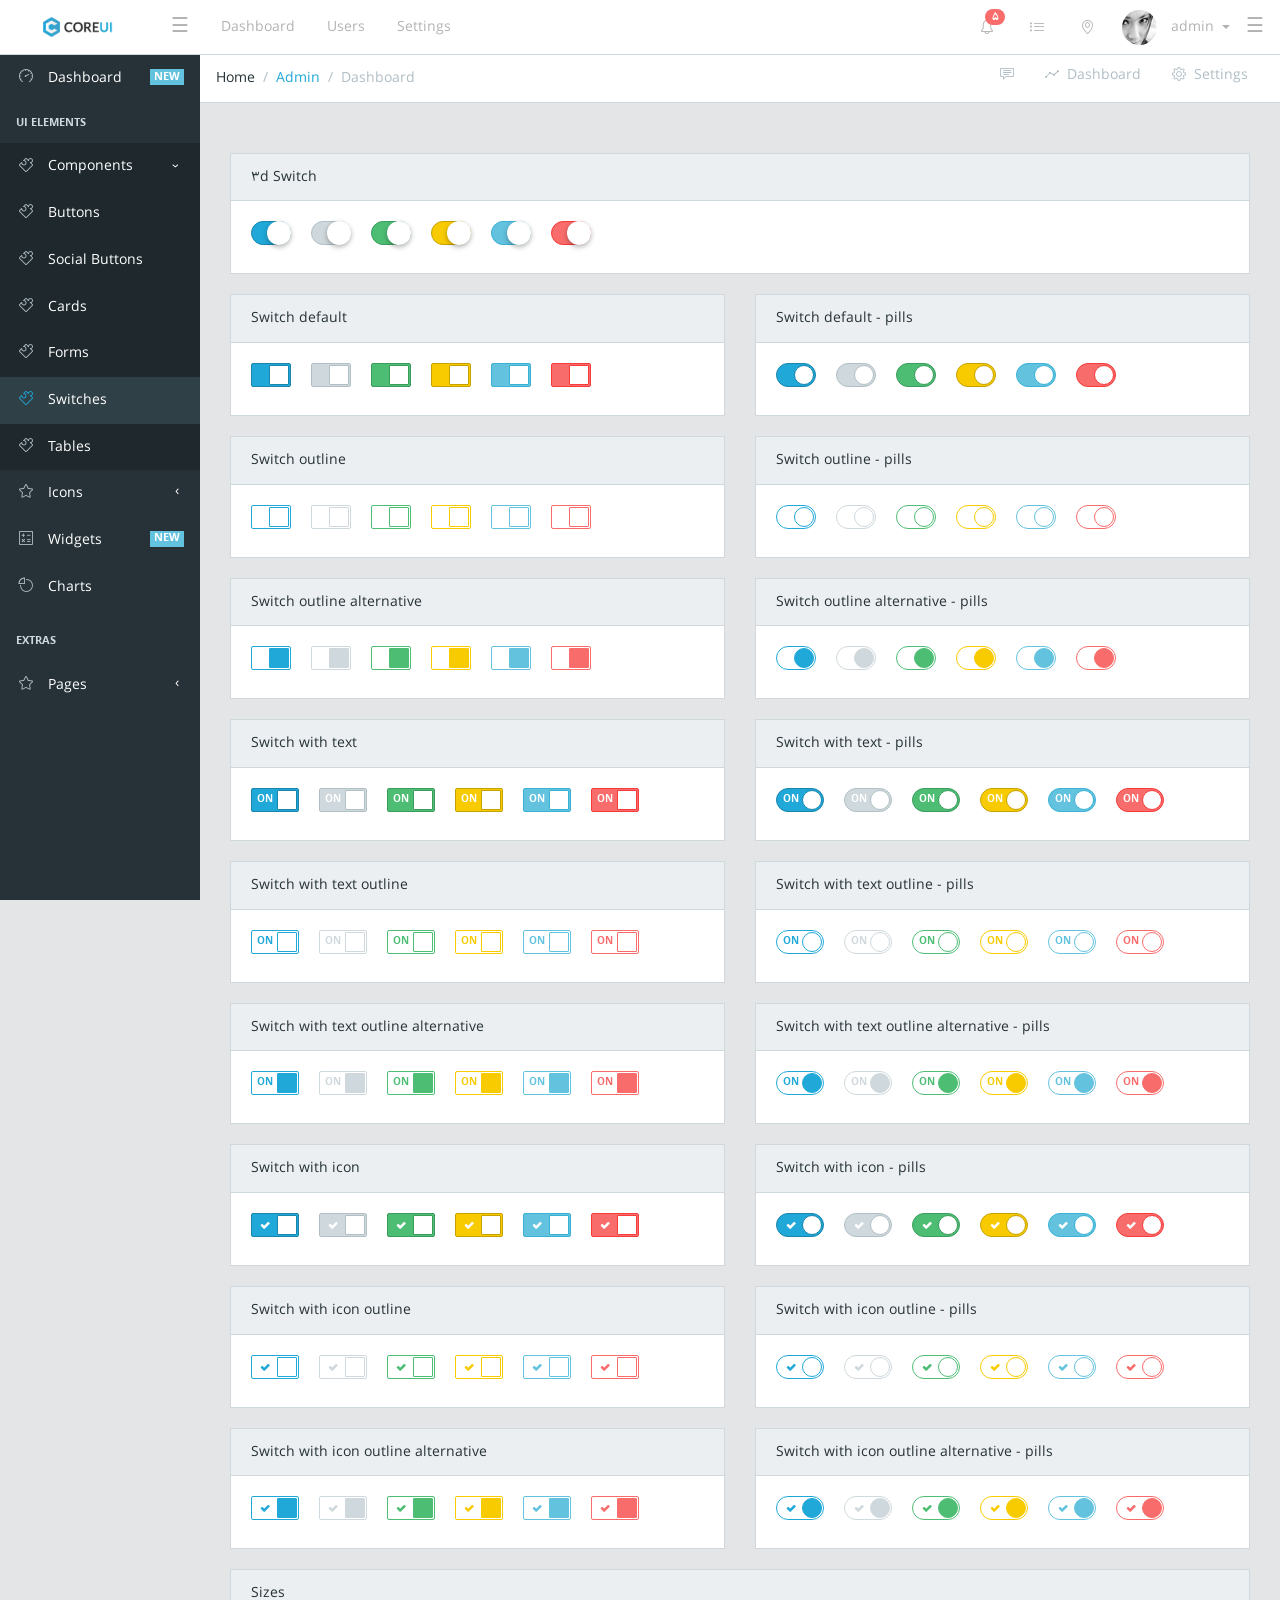
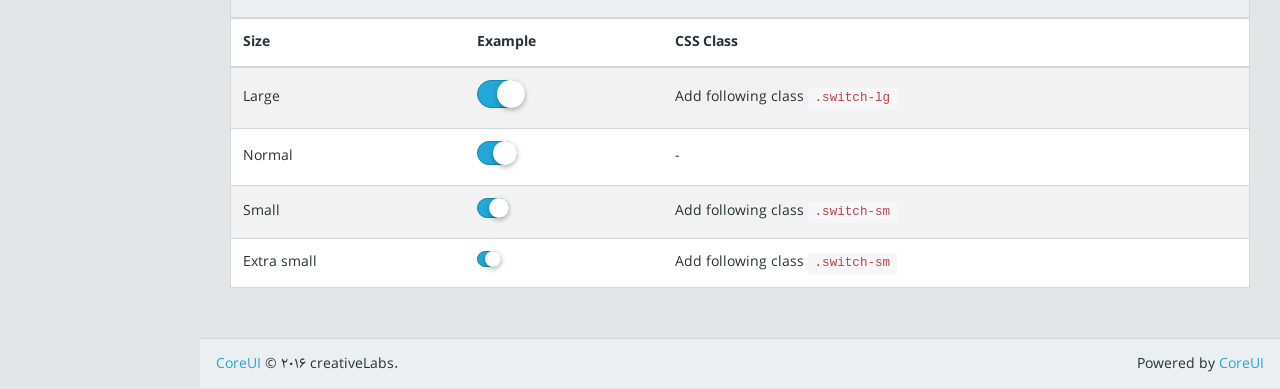
<file: npanel/components-switches.html>
<!--
 * CoreUI - Open Source Bootstrap Admin Template
 * @version v1.0.0-alpha.2
 * @link http://coreui.io
 * Copyright (c) 2016 creativeLabs Łukasz Holeczek
 * @license MIT
 -->
<!DOCTYPE html>
<html lang="en">

<head>
    <meta charset="utf-8">
    <meta http-equiv="X-UA-Compatible" content="IE=edge">
    <meta name="viewport" content="width=device-width, initial-scale=1, shrink-to-fit=no">
    <meta name="description" content="CoreUI Bootstrap 4 Admin Template">
    <meta name="author" content="Lukasz Holeczek">
    <meta name="keyword" content="CoreUI Bootstrap 4 Admin Template">
    <!-- <link rel="shortcut icon" href="assets/ico/favicon.png"> -->
    <title>CoreUI Bootstrap 4 Admin Template</title>
    <!-- Icons -->
    <link href="css/font-awesome.min.css" rel="stylesheet">
    <link href="css/simple-line-icons.css" rel="stylesheet">
    <!-- Main styles for this application -->
    <link href="css/style.css" rel="stylesheet">
</head>
<!-- BODY options, add following classes to body to change options
		1. 'compact-nav'     	  - Switch sidebar to minified version (width 50px)
		2. 'sidebar-nav'		  - Navigation on the left
			2.1. 'sidebar-off-canvas'	- Off-Canvas
				2.1.1 'sidebar-off-canvas-push'	- Off-Canvas which move content
				2.1.2 'sidebar-off-canvas-with-shadow'	- Add shadow to body elements
		3. 'fixed-nav'			  - Fixed navigation
		4. 'navbar-fixed'		  - Fixed navbar
	-->

<body class="navbar-fixed sidebar-nav fixed-nav">
    <header class="navbar">
        <div class="container-fluid">
            <button class="navbar-toggler mobile-toggler hidden-lg-up" type="button">&#9776;</button>
            <a class="navbar-brand" href="#"></a>
            <ul class="nav navbar-nav hidden-md-down">
                <li class="nav-item">
                    <a class="nav-link navbar-toggler layout-toggler" href="#">&#9776;</a>
                </li>
                <li class="nav-item p-x-1">
                    <a class="nav-link" href="#">Dashboard</a>
                </li>
                <li class="nav-item p-x-1">
                    <a class="nav-link" href="#">Users</a>
                </li>
                <li class="nav-item p-x-1">
                    <a class="nav-link" href="#">Settings</a>
                </li>
            </ul>
            <ul class="nav navbar-nav pull-right hidden-md-down">
                <li class="nav-item">
                    <a class="nav-link" href="#"><i class="icon-bell"></i><span class="tag tag-pill tag-danger">5</span></a>
                </li>
                <li class="nav-item">
                    <a class="nav-link" href="#"><i class="icon-list"></i></a>
                </li>
                <li class="nav-item">
                    <a class="nav-link" href="#"><i class="icon-location-pin"></i></a>
                </li>
                <li class="nav-item dropdown">
                    <a class="nav-link dropdown-toggle nav-link" data-toggle="dropdown" href="#" role="button" aria-haspopup="true" aria-expanded="false">
                        <img src="img/avatars/6.jpg" class="img-avatar" alt="admin@bootstrapmaster.com">
                        <span class="hidden-md-down">admin</span>
                    </a>
                    <div class="dropdown-menu dropdown-menu-right">
                        <div class="dropdown-header text-xs-center">
                            <strong>Account</strong>
                        </div>
                        <a class="dropdown-item" href="#"><i class="fa fa-bell-o"></i> Updates<span class="tag tag-info">42</span></a>
                        <a class="dropdown-item" href="#"><i class="fa fa-envelope-o"></i> Messages<span class="tag tag-success">42</span></a>
                        <a class="dropdown-item" href="#"><i class="fa fa-tasks"></i> Tasks<span class="tag tag-danger">42</span></a>
                        <a class="dropdown-item" href="#"><i class="fa fa-comments"></i> Comments<span class="tag tag-warning">42</span></a>
                        <div class="dropdown-header text-xs-center">
                            <strong>Settings</strong>
                        </div>
                        <a class="dropdown-item" href="#"><i class="fa fa-user"></i> Profile</a>
                        <a class="dropdown-item" href="#"><i class="fa fa-wrench"></i> Settings</a>
                        <a class="dropdown-item" href="#"><i class="fa fa-usd"></i> Payments<span class="tag tag-default">42</span></a>
                        <a class="dropdown-item" href="#"><i class="fa fa-file"></i> Projects<span class="tag tag-primary">42</span></a>
                        <div class="divider"></div>
                        <a class="dropdown-item" href="#"><i class="fa fa-shield"></i> Lock Account</a>
                        <a class="dropdown-item" href="#"><i class="fa fa-lock"></i> Logout</a>
                    </div>
                </li>
                <li class="nav-item">
                    <a class="nav-link navbar-toggler aside-toggle" href="#">&#9776;</a>
                </li>
            </ul>
        </div>
    </header>
    <div class="sidebar">
        <nav class="sidebar-nav">
            <ul class="nav">
                <li class="nav-item">
                    <a class="nav-link" href="index.html"><i class="icon-speedometer"></i> Dashboard <span class="tag tag-info">NEW</span></a>
                </li>
                <li class="nav-title">
                    UI Elements
                </li>
                <li class="nav-item nav-dropdown">
                    <a class="nav-link nav-dropdown-toggle" href="#"><i class="icon-puzzle"></i> Components</a>
                    <ul class="nav-dropdown-items">
                        <li class="nav-item">
                            <a class="nav-link" href="components-buttons.html"><i class="icon-puzzle"></i> Buttons</a>
                        </li>
                        <li class="nav-item">
                            <a class="nav-link" href="components-social-buttons.html"><i class="icon-puzzle"></i> Social Buttons</a>
                        </li>
                        <li class="nav-item">
                            <a class="nav-link" href="components-cards.html"><i class="icon-puzzle"></i> Cards</a>
                        </li>
                        <li class="nav-item">
                            <a class="nav-link" href="components-forms.html"><i class="icon-puzzle"></i> Forms</a>
                        </li>
                        <li class="nav-item">
                            <a class="nav-link" href="components-switches.html"><i class="icon-puzzle"></i> Switches</a>
                        </li>
                        <li class="nav-item">
                            <a class="nav-link" href="components-tables.html"><i class="icon-puzzle"></i> Tables</a>
                        </li>
                    </ul>
                </li>
                <li class="nav-item nav-dropdown">
                    <a class="nav-link nav-dropdown-toggle" href="#"><i class="icon-star"></i> Icons</a>
                    <ul class="nav-dropdown-items">
                        <li class="nav-item">
                            <a class="nav-link" href="icons-font-awesome.html"><i class="icon-star"></i> Font Awesome</a>
                        </li>
                        <li class="nav-item">
                            <a class="nav-link" href="icons-simple-line-icons.html"><i class="icon-star"></i> Simple Line Icons</a>
                        </li>
                    </ul>
                </li>
                <li class="nav-item">
                    <a class="nav-link" href="widgets.html"><i class="icon-calculator"></i> Widgets <span class="tag tag-info">NEW</span></a>
                </li>
                <li class="nav-item">
                    <a class="nav-link" href="charts.html"><i class="icon-pie-chart"></i> Charts</a>
                </li>
                <li class="divider"></li>
                <li class="nav-title">
                    Extras
                </li>
                <li class="nav-item nav-dropdown">
                    <a class="nav-link nav-dropdown-toggle" href="#"><i class="icon-star"></i> Pages</a>
                    <ul class="nav-dropdown-items">
                        <li class="nav-item">
                            <a class="nav-link" href="pages-login.html" target="_top"><i class="icon-star"></i> Login</a>
                        </li>
                        <li class="nav-item">
                            <a class="nav-link" href="pages-register.html" target="_top"><i class="icon-star"></i> Register</a>
                        </li>
                        <li class="nav-item">
                            <a class="nav-link" href="pages-404.html" target="_top"><i class="icon-star"></i> Error 404</a>
                        </li>
                        <li class="nav-item">
                            <a class="nav-link" href="pages-500.html" target="_top"><i class="icon-star"></i> Error 500</a>
                        </li>
                    </ul>
                </li>
            </ul>
        </nav>
    </div>
    <!-- Main content -->
    <main class="main">
        <!-- Breadcrumb -->
        <ol class="breadcrumb">
            <li class="breadcrumb-item">Home</li>
            <li class="breadcrumb-item"><a href="#">Admin</a>
            </li>
            <li class="breadcrumb-item active">Dashboard</li>
            <!-- Breadcrumb Menu-->
            <li class="breadcrumb-menu">
                <div class="btn-group" role="group" aria-label="Button group with nested dropdown">
                    <a class="btn btn-secondary" href="#"><i class="icon-speech"></i></a>
                    <a class="btn btn-secondary" href="./"><i class="icon-graph"></i> &nbsp;Dashboard</a>
                    <a class="btn btn-secondary" href="#"><i class="icon-settings"></i> &nbsp;Settings</a>
                </div>
            </li>
        </ol>
        <div class="container-fluid">
            <div class="animated fadeIn">

                <div class="row">
                    <div class="col-md-12">
                        <div class="card">
                            <div class="card-header">
                                3d Switch
                            </div>
                            <div class="card-block">
                                <label class="switch switch-3d switch-primary">
                                    <input type="checkbox" class="switch-input" checked>
                                    <span class="switch-label"></span>
                                    <span class="switch-handle"></span>
                                </label>
                                &nbsp;&nbsp;&nbsp;
                                <label class="switch switch-3d switch-secondary">
                                    <input type="checkbox" class="switch-input" checked>
                                    <span class="switch-label"></span>
                                    <span class="switch-handle"></span>
                                </label>
                                &nbsp;&nbsp;&nbsp;
                                <label class="switch switch-3d switch-success">
                                    <input type="checkbox" class="switch-input" checked>
                                    <span class="switch-label"></span>
                                    <span class="switch-handle"></span>
                                </label>
                                &nbsp;&nbsp;&nbsp;
                                <label class="switch switch-3d switch-warning">
                                    <input type="checkbox" class="switch-input" checked>
                                    <span class="switch-label"></span>
                                    <span class="switch-handle"></span>
                                </label>
                                &nbsp;&nbsp;&nbsp;
                                <label class="switch switch-3d switch-info">
                                    <input type="checkbox" class="switch-input" checked>
                                    <span class="switch-label"></span>
                                    <span class="switch-handle"></span>
                                </label>
                                &nbsp;&nbsp;&nbsp;
                                <label class="switch switch-3d switch-danger">
                                    <input type="checkbox" class="switch-input" checked>
                                    <span class="switch-label"></span>
                                    <span class="switch-handle"></span>
                                </label>
                            </div>
                        </div>
                    </div>
                    <!--/col-->

                    <div class="col-md-6">
                        <div class="card">
                            <div class="card-header">
                                Switch default
                            </div>
                            <div class="card-block">
                                <label class="switch switch-default switch-primary">
                                    <input type="checkbox" class="switch-input" checked>
                                    <span class="switch-label"></span>
                                    <span class="switch-handle"></span>
                                </label>
                                &nbsp;&nbsp;&nbsp;
                                <label class="switch switch-default switch-secondary">
                                    <input type="checkbox" class="switch-input" checked>
                                    <span class="switch-label"></span>
                                    <span class="switch-handle"></span>
                                </label>
                                &nbsp;&nbsp;&nbsp;
                                <label class="switch switch-default switch-success">
                                    <input type="checkbox" class="switch-input" checked>
                                    <span class="switch-label"></span>
                                    <span class="switch-handle"></span>
                                </label>
                                &nbsp;&nbsp;&nbsp;
                                <label class="switch switch-default switch-warning">
                                    <input type="checkbox" class="switch-input" checked>
                                    <span class="switch-label"></span>
                                    <span class="switch-handle"></span>
                                </label>
                                &nbsp;&nbsp;&nbsp;
                                <label class="switch switch-default switch-info">
                                    <input type="checkbox" class="switch-input" checked>
                                    <span class="switch-label"></span>
                                    <span class="switch-handle"></span>
                                </label>
                                &nbsp;&nbsp;&nbsp;
                                <label class="switch switch-default switch-danger">
                                    <input type="checkbox" class="switch-input" checked>
                                    <span class="switch-label"></span>
                                    <span class="switch-handle"></span>
                                </label>
                            </div>
                        </div>
                    </div>
                    <!--/col-->

                    <div class="col-md-6">
                        <div class="card">
                            <div class="card-header">
                                Switch default - pills
                            </div>
                            <div class="card-block">
                                <label class="switch switch-default switch-pill switch-primary">
                                    <input type="checkbox" class="switch-input" checked>
                                    <span class="switch-label"></span>
                                    <span class="switch-handle"></span>
                                </label>
                                &nbsp;&nbsp;&nbsp;
                                <label class="switch switch-default switch-pill switch-secondary">
                                    <input type="checkbox" class="switch-input" checked>
                                    <span class="switch-label"></span>
                                    <span class="switch-handle"></span>
                                </label>
                                &nbsp;&nbsp;&nbsp;
                                <label class="switch switch-default switch-pill switch-success">
                                    <input type="checkbox" class="switch-input" checked>
                                    <span class="switch-label"></span>
                                    <span class="switch-handle"></span>
                                </label>
                                &nbsp;&nbsp;&nbsp;
                                <label class="switch switch-default switch-pill switch-warning">
                                    <input type="checkbox" class="switch-input" checked>
                                    <span class="switch-label"></span>
                                    <span class="switch-handle"></span>
                                </label>
                                &nbsp;&nbsp;&nbsp;
                                <label class="switch switch-default switch-pill switch-info">
                                    <input type="checkbox" class="switch-input" checked>
                                    <span class="switch-label"></span>
                                    <span class="switch-handle"></span>
                                </label>
                                &nbsp;&nbsp;&nbsp;
                                <label class="switch switch-default switch-pill switch-danger">
                                    <input type="checkbox" class="switch-input" checked>
                                    <span class="switch-label"></span>
                                    <span class="switch-handle"></span>
                                </label>
                            </div>
                        </div>
                    </div>
                    <!--/col-->

                    <div class="col-md-6">
                        <div class="card">
                            <div class="card-header">
                                Switch outline
                            </div>
                            <div class="card-block">
                                <label class="switch switch-default switch-primary-outline">
                                    <input type="checkbox" class="switch-input" checked>
                                    <span class="switch-label"></span>
                                    <span class="switch-handle"></span>
                                </label>
                                &nbsp;&nbsp;&nbsp;
                                <label class="switch switch-default switch-secondary-outline">
                                    <input type="checkbox" class="switch-input" checked>
                                    <span class="switch-label"></span>
                                    <span class="switch-handle"></span>
                                </label>
                                &nbsp;&nbsp;&nbsp;
                                <label class="switch switch-default switch-success-outline">
                                    <input type="checkbox" class="switch-input" checked>
                                    <span class="switch-label"></span>
                                    <span class="switch-handle"></span>
                                </label>
                                &nbsp;&nbsp;&nbsp;
                                <label class="switch switch-default switch-warning-outline">
                                    <input type="checkbox" class="switch-input" checked>
                                    <span class="switch-label"></span>
                                    <span class="switch-handle"></span>
                                </label>
                                &nbsp;&nbsp;&nbsp;
                                <label class="switch switch-default switch-info-outline">
                                    <input type="checkbox" class="switch-input" checked>
                                    <span class="switch-label"></span>
                                    <span class="switch-handle"></span>
                                </label>
                                &nbsp;&nbsp;&nbsp;
                                <label class="switch switch-default switch-danger-outline">
                                    <input type="checkbox" class="switch-input" checked>
                                    <span class="switch-label"></span>
                                    <span class="switch-handle"></span>
                                </label>
                            </div>
                        </div>
                    </div>
                    <!--/col-->

                    <div class="col-md-6">
                        <div class="card">
                            <div class="card-header">
                                Switch outline - pills
                            </div>
                            <div class="card-block">
                                <label class="switch switch-default switch-pill switch-primary-outline">
                                    <input type="checkbox" class="switch-input" checked>
                                    <span class="switch-label"></span>
                                    <span class="switch-handle"></span>
                                </label>
                                &nbsp;&nbsp;&nbsp;
                                <label class="switch switch-default switch-pill switch-secondary-outline">
                                    <input type="checkbox" class="switch-input" checked>
                                    <span class="switch-label"></span>
                                    <span class="switch-handle"></span>
                                </label>
                                &nbsp;&nbsp;&nbsp;
                                <label class="switch switch-default switch-pill switch-success-outline">
                                    <input type="checkbox" class="switch-input" checked>
                                    <span class="switch-label"></span>
                                    <span class="switch-handle"></span>
                                </label>
                                &nbsp;&nbsp;&nbsp;
                                <label class="switch switch-default switch-pill switch-warning-outline">
                                    <input type="checkbox" class="switch-input" checked>
                                    <span class="switch-label"></span>
                                    <span class="switch-handle"></span>
                                </label>
                                &nbsp;&nbsp;&nbsp;
                                <label class="switch switch-default switch-pill switch-info-outline">
                                    <input type="checkbox" class="switch-input" checked>
                                    <span class="switch-label"></span>
                                    <span class="switch-handle"></span>
                                </label>
                                &nbsp;&nbsp;&nbsp;
                                <label class="switch switch-default switch-pill switch-danger-outline">
                                    <input type="checkbox" class="switch-input" checked>
                                    <span class="switch-label"></span>
                                    <span class="switch-handle"></span>
                                </label>
                            </div>
                        </div>
                    </div>
                    <!--/col-->

                    <div class="col-md-6">
                        <div class="card">
                            <div class="card-header">
                                Switch outline alternative
                            </div>
                            <div class="card-block">
                                <label class="switch switch-default switch-primary-outline-alt">
                                    <input type="checkbox" class="switch-input" checked>
                                    <span class="switch-label"></span>
                                    <span class="switch-handle"></span>
                                </label>
                                &nbsp;&nbsp;&nbsp;
                                <label class="switch switch-default switch-secondary-outline-alt">
                                    <input type="checkbox" class="switch-input" checked>
                                    <span class="switch-label"></span>
                                    <span class="switch-handle"></span>
                                </label>
                                &nbsp;&nbsp;&nbsp;
                                <label class="switch switch-default switch-success-outline-alt">
                                    <input type="checkbox" class="switch-input" checked>
                                    <span class="switch-label"></span>
                                    <span class="switch-handle"></span>
                                </label>
                                &nbsp;&nbsp;&nbsp;
                                <label class="switch switch-default switch-warning-outline-alt">
                                    <input type="checkbox" class="switch-input" checked>
                                    <span class="switch-label"></span>
                                    <span class="switch-handle"></span>
                                </label>
                                &nbsp;&nbsp;&nbsp;
                                <label class="switch switch-default switch-info-outline-alt">
                                    <input type="checkbox" class="switch-input" checked>
                                    <span class="switch-label"></span>
                                    <span class="switch-handle"></span>
                                </label>
                                &nbsp;&nbsp;&nbsp;
                                <label class="switch switch-default switch-danger-outline-alt">
                                    <input type="checkbox" class="switch-input" checked>
                                    <span class="switch-label"></span>
                                    <span class="switch-handle"></span>
                                </label>
                            </div>
                        </div>
                    </div>
                    <!--/col-->

                    <div class="col-md-6">
                        <div class="card">
                            <div class="card-header">
                                Switch outline alternative - pills
                            </div>
                            <div class="card-block">
                                <label class="switch switch-default switch-pill switch-primary-outline-alt">
                                    <input type="checkbox" class="switch-input" checked>
                                    <span class="switch-label"></span>
                                    <span class="switch-handle"></span>
                                </label>
                                &nbsp;&nbsp;&nbsp;
                                <label class="switch switch-default switch-pill switch-secondary-outline-alt">
                                    <input type="checkbox" class="switch-input" checked>
                                    <span class="switch-label"></span>
                                    <span class="switch-handle"></span>
                                </label>
                                &nbsp;&nbsp;&nbsp;
                                <label class="switch switch-default switch-pill switch-success-outline-alt">
                                    <input type="checkbox" class="switch-input" checked>
                                    <span class="switch-label"></span>
                                    <span class="switch-handle"></span>
                                </label>
                                &nbsp;&nbsp;&nbsp;
                                <label class="switch switch-default switch-pill switch-warning-outline-alt">
                                    <input type="checkbox" class="switch-input" checked>
                                    <span class="switch-label"></span>
                                    <span class="switch-handle"></span>
                                </label>
                                &nbsp;&nbsp;&nbsp;
                                <label class="switch switch-default switch-pill switch-info-outline-alt">
                                    <input type="checkbox" class="switch-input" checked>
                                    <span class="switch-label"></span>
                                    <span class="switch-handle"></span>
                                </label>
                                &nbsp;&nbsp;&nbsp;
                                <label class="switch switch-default switch-pill switch-danger-outline-alt">
                                    <input type="checkbox" class="switch-input" checked>
                                    <span class="switch-label"></span>
                                    <span class="switch-handle"></span>
                                </label>
                            </div>
                        </div>
                    </div>
                    <!--/col-->

                    <div class="col-md-6">
                        <div class="card">
                            <div class="card-header">
                                Switch with text
                            </div>
                            <div class="card-block">
                                <label class="switch switch-text switch-primary">
                                    <input type="checkbox" class="switch-input" checked>
                                    <span class="switch-label" data-on="On" data-off="Off"></span>
                                    <span class="switch-handle"></span>
                                </label>
                                &nbsp;&nbsp;&nbsp;
                                <label class="switch switch-text switch-secondary">
                                    <input type="checkbox" class="switch-input" checked>
                                    <span class="switch-label" data-on="On" data-off="Off"></span>
                                    <span class="switch-handle"></span>
                                </label>
                                &nbsp;&nbsp;&nbsp;
                                <label class="switch switch-text switch-success">
                                    <input type="checkbox" class="switch-input" checked>
                                    <span class="switch-label" data-on="On" data-off="Off"></span>
                                    <span class="switch-handle"></span>
                                </label>
                                &nbsp;&nbsp;&nbsp;
                                <label class="switch switch-text switch-warning">
                                    <input type="checkbox" class="switch-input" checked>
                                    <span class="switch-label" data-on="On" data-off="Off"></span>
                                    <span class="switch-handle"></span>
                                </label>
                                &nbsp;&nbsp;&nbsp;
                                <label class="switch switch-text switch-info">
                                    <input type="checkbox" class="switch-input" checked>
                                    <span class="switch-label" data-on="On" data-off="Off"></span>
                                    <span class="switch-handle"></span>
                                </label>
                                &nbsp;&nbsp;&nbsp;
                                <label class="switch switch-text switch-danger">
                                    <input type="checkbox" class="switch-input" checked>
                                    <span class="switch-label" data-on="On" data-off="Off"></span>
                                    <span class="switch-handle"></span>
                                </label>
                            </div>
                        </div>
                    </div>
                    <!--/col-->

                    <div class="col-md-6">
                        <div class="card">
                            <div class="card-header">
                                Switch with text - pills
                            </div>
                            <div class="card-block">
                                <label class="switch switch-text switch-pill switch-primary">
                                    <input type="checkbox" class="switch-input" checked>
                                    <span class="switch-label" data-on="On" data-off="Off"></span>
                                    <span class="switch-handle"></span>
                                </label>
                                &nbsp;&nbsp;&nbsp;
                                <label class="switch switch-text switch-pill switch-secondary">
                                    <input type="checkbox" class="switch-input" checked>
                                    <span class="switch-label" data-on="On" data-off="Off"></span>
                                    <span class="switch-handle"></span>
                                </label>
                                &nbsp;&nbsp;&nbsp;
                                <label class="switch switch-text switch-pill switch-success">
                                    <input type="checkbox" class="switch-input" checked>
                                    <span class="switch-label" data-on="On" data-off="Off"></span>
                                    <span class="switch-handle"></span>
                                </label>
                                &nbsp;&nbsp;&nbsp;
                                <label class="switch switch-text switch-pill switch-warning">
                                    <input type="checkbox" class="switch-input" checked>
                                    <span class="switch-label" data-on="On" data-off="Off"></span>
                                    <span class="switch-handle"></span>
                                </label>
                                &nbsp;&nbsp;&nbsp;
                                <label class="switch switch-text switch-pill switch-info">
                                    <input type="checkbox" class="switch-input" checked>
                                    <span class="switch-label" data-on="On" data-off="Off"></span>
                                    <span class="switch-handle"></span>
                                </label>
                                &nbsp;&nbsp;&nbsp;
                                <label class="switch switch-text switch-pill switch-danger">
                                    <input type="checkbox" class="switch-input" checked>
                                    <span class="switch-label" data-on="On" data-off="Off"></span>
                                    <span class="switch-handle"></span>
                                </label>
                            </div>
                        </div>
                    </div>
                    <!--/col-->

                    <div class="col-md-6">
                        <div class="card">
                            <div class="card-header">
                                Switch with text outline
                            </div>
                            <div class="card-block">

                                <label class="switch switch-text switch-primary-outline">
                                    <input type="checkbox" class="switch-input" checked>
                                    <span class="switch-label" data-on="On" data-off="Off"></span>
                                    <span class="switch-handle"></span>
                                </label>
                                &nbsp;&nbsp;&nbsp;
                                <label class="switch switch-text switch-secondary-outline">
                                    <input type="checkbox" class="switch-input" checked>
                                    <span class="switch-label" data-on="On" data-off="Off"></span>
                                    <span class="switch-handle"></span>
                                </label>
                                &nbsp;&nbsp;&nbsp;
                                <label class="switch switch-text switch-success-outline">
                                    <input type="checkbox" class="switch-input" checked>
                                    <span class="switch-label" data-on="On" data-off="Off"></span>
                                    <span class="switch-handle"></span>
                                </label>
                                &nbsp;&nbsp;&nbsp;
                                <label class="switch switch-text switch-warning-outline">
                                    <input type="checkbox" class="switch-input" checked>
                                    <span class="switch-label" data-on="On" data-off="Off"></span>
                                    <span class="switch-handle"></span>
                                </label>
                                &nbsp;&nbsp;&nbsp;
                                <label class="switch switch-text switch-info-outline">
                                    <input type="checkbox" class="switch-input" checked>
                                    <span class="switch-label" data-on="On" data-off="Off"></span>
                                    <span class="switch-handle"></span>
                                </label>
                                &nbsp;&nbsp;&nbsp;
                                <label class="switch switch-text switch-danger-outline">
                                    <input type="checkbox" class="switch-input" checked>
                                    <span class="switch-label" data-on="On" data-off="Off"></span>
                                    <span class="switch-handle"></span>
                                </label>
                            </div>
                        </div>
                    </div>
                    <!--/col-->

                    <div class="col-md-6">
                        <div class="card">
                            <div class="card-header">
                                Switch with text outline - pills
                            </div>
                            <div class="card-block">

                                <label class="switch switch-text switch-pill switch-primary-outline">
                                    <input type="checkbox" class="switch-input" checked>
                                    <span class="switch-label" data-on="On" data-off="Off"></span>
                                    <span class="switch-handle"></span>
                                </label>
                                &nbsp;&nbsp;&nbsp;
                                <label class="switch switch-text switch-pill switch-secondary-outline">
                                    <input type="checkbox" class="switch-input" checked>
                                    <span class="switch-label" data-on="On" data-off="Off"></span>
                                    <span class="switch-handle"></span>
                                </label>
                                &nbsp;&nbsp;&nbsp;
                                <label class="switch switch-text switch-pill switch-success-outline">
                                    <input type="checkbox" class="switch-input" checked>
                                    <span class="switch-label" data-on="On" data-off="Off"></span>
                                    <span class="switch-handle"></span>
                                </label>
                                &nbsp;&nbsp;&nbsp;
                                <label class="switch switch-text switch-pill switch-warning-outline">
                                    <input type="checkbox" class="switch-input" checked>
                                    <span class="switch-label" data-on="On" data-off="Off"></span>
                                    <span class="switch-handle"></span>
                                </label>
                                &nbsp;&nbsp;&nbsp;
                                <label class="switch switch-text switch-pill switch-info-outline">
                                    <input type="checkbox" class="switch-input" checked>
                                    <span class="switch-label" data-on="On" data-off="Off"></span>
                                    <span class="switch-handle"></span>
                                </label>
                                &nbsp;&nbsp;&nbsp;
                                <label class="switch switch-text switch-pill switch-danger-outline">
                                    <input type="checkbox" class="switch-input" checked>
                                    <span class="switch-label" data-on="On" data-off="Off"></span>
                                    <span class="switch-handle"></span>
                                </label>
                            </div>
                        </div>
                    </div>
                    <!--/col-->

                    <div class="col-md-6">
                        <div class="card">
                            <div class="card-header">
                                Switch with text outline alternative
                            </div>
                            <div class="card-block">
                                <label class="switch switch-text switch-primary-outline-alt">
                                    <input type="checkbox" class="switch-input" checked>
                                    <span class="switch-label" data-on="On" data-off="Off"></span>
                                    <span class="switch-handle"></span>
                                </label>
                                &nbsp;&nbsp;&nbsp;
                                <label class="switch switch-text switch-secondary-outline-alt">
                                    <input type="checkbox" class="switch-input" checked>
                                    <span class="switch-label" data-on="On" data-off="Off"></span>
                                    <span class="switch-handle"></span>
                                </label>
                                &nbsp;&nbsp;&nbsp;
                                <label class="switch switch-text switch-success-outline-alt">
                                    <input type="checkbox" class="switch-input" checked>
                                    <span class="switch-label" data-on="On" data-off="Off"></span>
                                    <span class="switch-handle"></span>
                                </label>
                                &nbsp;&nbsp;&nbsp;
                                <label class="switch switch-text switch-warning-outline-alt">
                                    <input type="checkbox" class="switch-input" checked>
                                    <span class="switch-label" data-on="On" data-off="Off"></span>
                                    <span class="switch-handle"></span>
                                </label>
                                &nbsp;&nbsp;&nbsp;
                                <label class="switch switch-text switch-info-outline-alt">
                                    <input type="checkbox" class="switch-input" checked>
                                    <span class="switch-label" data-on="On" data-off="Off"></span>
                                    <span class="switch-handle"></span>
                                </label>
                                &nbsp;&nbsp;&nbsp;
                                <label class="switch switch-text switch-danger-outline-alt">
                                    <input type="checkbox" class="switch-input" checked>
                                    <span class="switch-label" data-on="On" data-off="Off"></span>
                                    <span class="switch-handle"></span>
                                </label>
                            </div>
                        </div>
                    </div>
                    <!--/col-->

                    <div class="col-md-6">
                        <div class="card">
                            <div class="card-header">
                                Switch with text outline alternative - pills
                            </div>
                            <div class="card-block">
                                <label class="switch switch-text switch-pill switch-primary-outline-alt">
                                    <input type="checkbox" class="switch-input" checked>
                                    <span class="switch-label" data-on="On" data-off="Off"></span>
                                    <span class="switch-handle"></span>
                                </label>
                                &nbsp;&nbsp;&nbsp;
                                <label class="switch switch-text switch-pill switch-secondary-outline-alt">
                                    <input type="checkbox" class="switch-input" checked>
                                    <span class="switch-label" data-on="On" data-off="Off"></span>
                                    <span class="switch-handle"></span>
                                </label>
                                &nbsp;&nbsp;&nbsp;
                                <label class="switch switch-text switch-pill switch-success-outline-alt">
                                    <input type="checkbox" class="switch-input" checked>
                                    <span class="switch-label" data-on="On" data-off="Off"></span>
                                    <span class="switch-handle"></span>
                                </label>
                                &nbsp;&nbsp;&nbsp;
                                <label class="switch switch-text switch-pill switch-warning-outline-alt">
                                    <input type="checkbox" class="switch-input" checked>
                                    <span class="switch-label" data-on="On" data-off="Off"></span>
                                    <span class="switch-handle"></span>
                                </label>
                                &nbsp;&nbsp;&nbsp;
                                <label class="switch switch-text switch-pill switch-info-outline-alt">
                                    <input type="checkbox" class="switch-input" checked>
                                    <span class="switch-label" data-on="On" data-off="Off"></span>
                                    <span class="switch-handle"></span>
                                </label>
                                &nbsp;&nbsp;&nbsp;
                                <label class="switch switch-text switch-pill switch-danger-outline-alt">
                                    <input type="checkbox" class="switch-input" checked>
                                    <span class="switch-label" data-on="On" data-off="Off"></span>
                                    <span class="switch-handle"></span>
                                </label>
                            </div>
                        </div>
                    </div>
                    <!--/col-->

                    <div class="col-md-6">
                        <div class="card">
                            <div class="card-header">
                                Switch with icon
                            </div>
                            <div class="card-block">
                                <label class="switch switch-icon switch-primary">
                                    <input type="checkbox" class="switch-input" checked>
                                    <span class="switch-label" data-on="&#xf00c" data-off="&#xf00d"></span>
                                    <span class="switch-handle"></span>
                                </label>
                                &nbsp;&nbsp;&nbsp;
                                <label class="switch switch-icon switch-secondary">
                                    <input type="checkbox" class="switch-input" checked>
                                    <span class="switch-label" data-on="&#xf00c" data-off="&#xf00d"></span>
                                    <span class="switch-handle"></span>
                                </label>
                                &nbsp;&nbsp;&nbsp;
                                <label class="switch switch-icon switch-success">
                                    <input type="checkbox" class="switch-input" checked>
                                    <span class="switch-label" data-on="&#xf00c" data-off="&#xf00d"></span>
                                    <span class="switch-handle"></span>
                                </label>
                                &nbsp;&nbsp;&nbsp;
                                <label class="switch switch-icon switch-warning">
                                    <input type="checkbox" class="switch-input" checked>
                                    <span class="switch-label" data-on="&#xf00c" data-off="&#xf00d"></span>
                                    <span class="switch-handle"></span>
                                </label>
                                &nbsp;&nbsp;&nbsp;
                                <label class="switch switch-icon switch-info">
                                    <input type="checkbox" class="switch-input" checked>
                                    <span class="switch-label" data-on="&#xf00c" data-off="&#xf00d"></span>
                                    <span class="switch-handle"></span>
                                </label>
                                &nbsp;&nbsp;&nbsp;
                                <label class="switch switch-icon switch-danger">
                                    <input type="checkbox" class="switch-input" checked>
                                    <span class="switch-label" data-on="&#xf00c" data-off="&#xf00d"></span>
                                    <span class="switch-handle"></span>
                                </label>
                            </div>
                        </div>
                    </div>
                    <!--/col-->

                    <div class="col-md-6">
                        <div class="card">
                            <div class="card-header">
                                Switch with icon - pills
                            </div>
                            <div class="card-block">
                                <label class="switch switch-icon switch-pill switch-primary">
                                    <input type="checkbox" class="switch-input" checked>
                                    <span class="switch-label" data-on="&#xf00c" data-off="&#xf00d"></span>
                                    <span class="switch-handle"></span>
                                </label>
                                &nbsp;&nbsp;&nbsp;
                                <label class="switch switch-icon switch-pill switch-secondary">
                                    <input type="checkbox" class="switch-input" checked>
                                    <span class="switch-label" data-on="&#xf00c" data-off="&#xf00d"></span>
                                    <span class="switch-handle"></span>
                                </label>
                                &nbsp;&nbsp;&nbsp;
                                <label class="switch switch-icon switch-pill switch-success">
                                    <input type="checkbox" class="switch-input" checked>
                                    <span class="switch-label" data-on="&#xf00c" data-off="&#xf00d"></span>
                                    <span class="switch-handle"></span>
                                </label>
                                &nbsp;&nbsp;&nbsp;
                                <label class="switch switch-icon switch-pill switch-warning">
                                    <input type="checkbox" class="switch-input" checked>
                                    <span class="switch-label" data-on="&#xf00c" data-off="&#xf00d"></span>
                                    <span class="switch-handle"></span>
                                </label>
                                &nbsp;&nbsp;&nbsp;
                                <label class="switch switch-icon switch-pill switch-info">
                                    <input type="checkbox" class="switch-input" checked>
                                    <span class="switch-label" data-on="&#xf00c" data-off="&#xf00d"></span>
                                    <span class="switch-handle"></span>
                                </label>
                                &nbsp;&nbsp;&nbsp;
                                <label class="switch switch-icon switch-pill switch-danger">
                                    <input type="checkbox" class="switch-input" checked>
                                    <span class="switch-label" data-on="&#xf00c" data-off="&#xf00d"></span>
                                    <span class="switch-handle"></span>
                                </label>
                            </div>
                        </div>
                    </div>
                    <!--/col-->

                    <div class="col-md-6">
                        <div class="card">
                            <div class="card-header">
                                Switch with icon outline
                            </div>
                            <div class="card-block">
                                <label class="switch switch-icon switch-primary-outline">
                                    <input type="checkbox" class="switch-input" checked>
                                    <span class="switch-label" data-on="&#xf00c" data-off="&#xf00d"></span>
                                    <span class="switch-handle"></span>
                                </label>
                                &nbsp;&nbsp;&nbsp;
                                <label class="switch switch-icon switch-secondary-outline">
                                    <input type="checkbox" class="switch-input" checked>
                                    <span class="switch-label" data-on="&#xf00c" data-off="&#xf00d"></span>
                                    <span class="switch-handle"></span>
                                </label>
                                &nbsp;&nbsp;&nbsp;
                                <label class="switch switch-icon switch-success-outline">
                                    <input type="checkbox" class="switch-input" checked>
                                    <span class="switch-label" data-on="&#xf00c" data-off="&#xf00d"></span>
                                    <span class="switch-handle"></span>
                                </label>
                                &nbsp;&nbsp;&nbsp;
                                <label class="switch switch-icon switch-warning-outline">
                                    <input type="checkbox" class="switch-input" checked>
                                    <span class="switch-label" data-on="&#xf00c" data-off="&#xf00d"></span>
                                    <span class="switch-handle"></span>
                                </label>
                                &nbsp;&nbsp;&nbsp;
                                <label class="switch switch-icon switch-info-outline">
                                    <input type="checkbox" class="switch-input" checked>
                                    <span class="switch-label" data-on="&#xf00c" data-off="&#xf00d"></span>
                                    <span class="switch-handle"></span>
                                </label>
                                &nbsp;&nbsp;&nbsp;
                                <label class="switch switch-icon switch-danger-outline">
                                    <input type="checkbox" class="switch-input" checked>
                                    <span class="switch-label" data-on="&#xf00c" data-off="&#xf00d"></span>
                                    <span class="switch-handle"></span>
                                </label>
                            </div>
                        </div>
                    </div>
                    <!--/col-->

                    <div class="col-md-6">
                        <div class="card">
                            <div class="card-header">
                                Switch with icon outline - pills
                            </div>
                            <div class="card-block">
                                <label class="switch switch-icon switch-pill switch-primary-outline">
                                    <input type="checkbox" class="switch-input" checked>
                                    <span class="switch-label" data-on="&#xf00c" data-off="&#xf00d"></span>
                                    <span class="switch-handle"></span>
                                </label>
                                &nbsp;&nbsp;&nbsp;
                                <label class="switch switch-icon switch-pill switch-secondary-outline">
                                    <input type="checkbox" class="switch-input" checked>
                                    <span class="switch-label" data-on="&#xf00c" data-off="&#xf00d"></span>
                                    <span class="switch-handle"></span>
                                </label>
                                &nbsp;&nbsp;&nbsp;
                                <label class="switch switch-icon switch-pill switch-success-outline">
                                    <input type="checkbox" class="switch-input" checked>
                                    <span class="switch-label" data-on="&#xf00c" data-off="&#xf00d"></span>
                                    <span class="switch-handle"></span>
                                </label>
                                &nbsp;&nbsp;&nbsp;
                                <label class="switch switch-icon switch-pill switch-warning-outline">
                                    <input type="checkbox" class="switch-input" checked>
                                    <span class="switch-label" data-on="&#xf00c" data-off="&#xf00d"></span>
                                    <span class="switch-handle"></span>
                                </label>
                                &nbsp;&nbsp;&nbsp;
                                <label class="switch switch-icon switch-pill switch-info-outline">
                                    <input type="checkbox" class="switch-input" checked>
                                    <span class="switch-label" data-on="&#xf00c" data-off="&#xf00d"></span>
                                    <span class="switch-handle"></span>
                                </label>
                                &nbsp;&nbsp;&nbsp;
                                <label class="switch switch-icon switch-pill switch-danger-outline">
                                    <input type="checkbox" class="switch-input" checked>
                                    <span class="switch-label" data-on="&#xf00c" data-off="&#xf00d"></span>
                                    <span class="switch-handle"></span>
                                </label>
                            </div>
                        </div>
                    </div>
                    <!--/col-->

                    <div class="col-md-6">
                        <div class="card">
                            <div class="card-header">
                                Switch with icon outline alternative
                            </div>
                            <div class="card-block">
                                <label class="switch switch-icon switch-primary-outline-alt">
                                    <input type="checkbox" class="switch-input" checked>
                                    <span class="switch-label" data-on="&#xf00c" data-off="&#xf00d"></span>
                                    <span class="switch-handle"></span>
                                </label>
                                &nbsp;&nbsp;&nbsp;
                                <label class="switch switch-icon switch-secondary-outline-alt">
                                    <input type="checkbox" class="switch-input" checked>
                                    <span class="switch-label" data-on="&#xf00c" data-off="&#xf00d"></span>
                                    <span class="switch-handle"></span>
                                </label>
                                &nbsp;&nbsp;&nbsp;
                                <label class="switch switch-icon switch-success-outline-alt">
                                    <input type="checkbox" class="switch-input" checked>
                                    <span class="switch-label" data-on="&#xf00c" data-off="&#xf00d"></span>
                                    <span class="switch-handle"></span>
                                </label>
                                &nbsp;&nbsp;&nbsp;
                                <label class="switch switch-icon switch-warning-outline-alt">
                                    <input type="checkbox" class="switch-input" checked>
                                    <span class="switch-label" data-on="&#xf00c" data-off="&#xf00d"></span>
                                    <span class="switch-handle"></span>
                                </label>
                                &nbsp;&nbsp;&nbsp;
                                <label class="switch switch-icon switch-info-outline-alt">
                                    <input type="checkbox" class="switch-input" checked>
                                    <span class="switch-label" data-on="&#xf00c" data-off="&#xf00d"></span>
                                    <span class="switch-handle"></span>
                                </label>
                                &nbsp;&nbsp;&nbsp;
                                <label class="switch switch-icon switch-danger-outline-alt">
                                    <input type="checkbox" class="switch-input" checked>
                                    <span class="switch-label" data-on="&#xf00c" data-off="&#xf00d"></span>
                                    <span class="switch-handle"></span>
                                </label>
                            </div>
                        </div>
                    </div>
                    <!--/col-->

                    <div class="col-md-6">
                        <div class="card">
                            <div class="card-header">
                                Switch with icon outline alternative - pills
                            </div>
                            <div class="card-block">
                                <label class="switch switch-icon switch-pill switch-primary-outline-alt">
                                    <input type="checkbox" class="switch-input" checked>
                                    <span class="switch-label" data-on="&#xf00c" data-off="&#xf00d"></span>
                                    <span class="switch-handle"></span>
                                </label>
                                &nbsp;&nbsp;&nbsp;
                                <label class="switch switch-icon switch-pill switch-secondary-outline-alt">
                                    <input type="checkbox" class="switch-input" checked>
                                    <span class="switch-label" data-on="&#xf00c" data-off="&#xf00d"></span>
                                    <span class="switch-handle"></span>
                                </label>
                                &nbsp;&nbsp;&nbsp;
                                <label class="switch switch-icon switch-pill switch-success-outline-alt">
                                    <input type="checkbox" class="switch-input" checked>
                                    <span class="switch-label" data-on="&#xf00c" data-off="&#xf00d"></span>
                                    <span class="switch-handle"></span>
                                </label>
                                &nbsp;&nbsp;&nbsp;
                                <label class="switch switch-icon switch-pill switch-warning-outline-alt">
                                    <input type="checkbox" class="switch-input" checked>
                                    <span class="switch-label" data-on="&#xf00c" data-off="&#xf00d"></span>
                                    <span class="switch-handle"></span>
                                </label>
                                &nbsp;&nbsp;&nbsp;
                                <label class="switch switch-icon switch-pill switch-info-outline-alt">
                                    <input type="checkbox" class="switch-input" checked>
                                    <span class="switch-label" data-on="&#xf00c" data-off="&#xf00d"></span>
                                    <span class="switch-handle"></span>
                                </label>
                                &nbsp;&nbsp;&nbsp;
                                <label class="switch switch-icon switch-pill switch-danger-outline-alt">
                                    <input type="checkbox" class="switch-input" checked>
                                    <span class="switch-label" data-on="&#xf00c" data-off="&#xf00d"></span>
                                    <span class="switch-handle"></span>
                                </label>
                            </div>
                        </div>
                    </div>
                    <!--/col-->

                    <div class="col-md-12">
                        <div class="card">
                            <div class="card-header">
                                Sizes
                            </div>
                            <div class="card-block p-a-0">
                                <table class="table table-hover table-striped table-align-middle m-b-0">
                                    <thead>
                                        <th>Size</th>
                                        <th>Example</th>
                                        <th>CSS Class</th>
                                    </thead>
                                    <tbody>
                                        <tr>
                                            <td>
                                                Large
                                            </td>
                                            <td>
                                                <label class="switch switch-lg switch-3d switch-primary">
                                                    <input type="checkbox" class="switch-input" checked>
                                                    <span class="switch-label"></span>
                                                    <span class="switch-handle"></span>
                                                </label>
                                            </td>
                                            <td>
                                                Add following class
                                                <code>.switch-lg</code>
                                            </td>
                                        </tr>
                                        <tr>
                                            <td>
                                                Normal
                                            </td>
                                            <td>
                                                <label class="switch switch-3d switch-primary">
                                                    <input type="checkbox" class="switch-input" checked>
                                                    <span class="switch-label"></span>
                                                    <span class="switch-handle"></span>
                                                </label>
                                            </td>
                                            <td>
                                                -
                                            </td>
                                        </tr>
                                        <tr>
                                            <td>
                                                Small
                                            </td>
                                            <td>
                                                <label class="switch switch-sm switch-3d switch-primary">
                                                    <input type="checkbox" class="switch-input" checked>
                                                    <span class="switch-label"></span>
                                                    <span class="switch-handle"></span>
                                                </label>
                                            </td>
                                            <td>
                                                Add following class
                                                <code>.switch-sm</code>
                                            </td>
                                        </tr>
                                        <tr>
                                            <td>
                                                Extra small
                                            </td>
                                            <td>
                                                <label class="switch switch-xs switch-3d switch-primary">
                                                    <input type="checkbox" class="switch-input" checked>
                                                    <span class="switch-label"></span>
                                                    <span class="switch-handle"></span>
                                                </label>
                                            </td>
                                            <td>
                                                Add following class
                                                <code>.switch-sm</code>
                                            </td>
                                        </tr>
                                    </tbody>
                                </table>
                            </div>
                        </div>
                    </div>
                    <!--/col-->
                </div>
                <!--/row-->
            </div>
        </div>
        <!-- /.conainer-fluid -->
    </main>
    <aside class="aside-menu">
        <ul class="nav nav-tabs" role="tablist">
            <li class="nav-item">
                <a class="nav-link active" data-toggle="tab" href="#timeline" role="tab"><i class="icon-list"></i></a>
            </li>
            <li class="nav-item">
                <a class="nav-link" data-toggle="tab" href="#messages" role="tab"><i class="icon-speech"></i></a>
            </li>
            <li class="nav-item">
                <a class="nav-link" data-toggle="tab" href="#settings" role="tab"><i class="icon-settings"></i></a>
            </li>
        </ul>
        <!-- Tab panes -->
        <div class="tab-content">
            <div class="tab-pane active" id="timeline" role="tabpanel">
                <div class="callout m-a-0 p-y-h text-muted text-xs-center bg-faded text-uppercase">
                    <small><b>Today</b>
                    </small>
                </div>
                <hr class="transparent m-x-1 m-y-0">
                <div class="callout callout-warning m-a-0 p-y-1">
                    <div class="avatar pull-xs-right">
                        <img src="img/avatars/7.jpg" class="img-avatar" alt="admin@bootstrapmaster.com">
                    </div>
                    <div>Meeting with
                        <strong>Lucas</strong>
                    </div>
                    <small class="text-muted m-r-1"><i class="icon-calendar"></i>&nbsp; 1 - 3pm</small>
                    <small class="text-muted"><i class="icon-location-pin"></i>&nbsp; Palo Alto, CA</small>
                </div>
                <hr class="m-x-1 m-y-0">
                <div class="callout callout-info m-a-0 p-y-1">
                    <div class="avatar pull-xs-right">
                        <img src="img/avatars/4.jpg" class="img-avatar" alt="admin@bootstrapmaster.com">
                    </div>
                    <div>Skype with
                        <strong>Megan</strong>
                    </div>
                    <small class="text-muted m-r-1"><i class="icon-calendar"></i>&nbsp; 4 - 5pm</small>
                    <small class="text-muted"><i class="icon-social-skype"></i>&nbsp; On-line</small>
                </div>
                <hr class="transparent m-x-1 m-y-0">
                <div class="callout m-a-0 p-y-h text-muted text-xs-center bg-faded text-uppercase">
                    <small><b>Tomorrow</b>
                    </small>
                </div>
                <hr class="transparent m-x-1 m-y-0">
                <div class="callout callout-danger m-a-0 p-y-1">
                    <div>New UI Project -
                        <strong>deadline</strong>
                    </div>
                    <small class="text-muted m-r-1"><i class="icon-calendar"></i>&nbsp; 10 - 11pm</small>
                    <small class="text-muted"><i class="icon-home"></i>&nbsp; creativeLabs HQ</small>
                    <div class="avatars-stack m-t-h">
                        <div class="avatar avatar-xs">
                            <img src="img/avatars/2.jpg" class="img-avatar" alt="admin@bootstrapmaster.com">
                        </div>
                        <div class="avatar avatar-xs">
                            <img src="img/avatars/3.jpg" class="img-avatar" alt="admin@bootstrapmaster.com">
                        </div>
                        <div class="avatar avatar-xs">
                            <img src="img/avatars/4.jpg" class="img-avatar" alt="admin@bootstrapmaster.com">
                        </div>
                        <div class="avatar avatar-xs">
                            <img src="img/avatars/5.jpg" class="img-avatar" alt="admin@bootstrapmaster.com">
                        </div>
                        <div class="avatar avatar-xs">
                            <img src="img/avatars/6.jpg" class="img-avatar" alt="admin@bootstrapmaster.com">
                        </div>
                    </div>
                </div>
                <hr class="m-x-1 m-y-0">
                <div class="callout callout-success m-a-0 p-y-1">
                    <div>
                        <strong>#10 Startups.Garden</strong>Meetup</div>
                    <small class="text-muted m-r-1"><i class="icon-calendar"></i>&nbsp; 1 - 3pm</small>
                    <small class="text-muted"><i class="icon-location-pin"></i>&nbsp; Palo Alto, CA</small>
                </div>
                <hr class="m-x-1 m-y-0">
                <div class="callout callout-primary m-a-0 p-y-1">
                    <div>
                        <strong>Team meeting</strong>
                    </div>
                    <small class="text-muted m-r-1"><i class="icon-calendar"></i>&nbsp; 4 - 6pm</small>
                    <small class="text-muted"><i class="icon-home"></i>&nbsp; creativeLabs HQ</small>
                    <div class="avatars-stack m-t-h">
                        <div class="avatar avatar-xs">
                            <img src="img/avatars/2.jpg" class="img-avatar" alt="admin@bootstrapmaster.com">
                        </div>
                        <div class="avatar avatar-xs">
                            <img src="img/avatars/3.jpg" class="img-avatar" alt="admin@bootstrapmaster.com">
                        </div>
                        <div class="avatar avatar-xs">
                            <img src="img/avatars/4.jpg" class="img-avatar" alt="admin@bootstrapmaster.com">
                        </div>
                        <div class="avatar avatar-xs">
                            <img src="img/avatars/5.jpg" class="img-avatar" alt="admin@bootstrapmaster.com">
                        </div>
                        <div class="avatar avatar-xs">
                            <img src="img/avatars/6.jpg" class="img-avatar" alt="admin@bootstrapmaster.com">
                        </div>
                        <div class="avatar avatar-xs">
                            <img src="img/avatars/7.jpg" class="img-avatar" alt="admin@bootstrapmaster.com">
                        </div>
                        <div class="avatar avatar-xs">
                            <img src="img/avatars/8.jpg" class="img-avatar" alt="admin@bootstrapmaster.com">
                        </div>
                    </div>
                </div>
                <hr class="m-x-1 m-y-0">
            </div>
            <div class="tab-pane p-a-1" id="messages" role="tabpanel">
                <div class="message">
                    <div class="p-y-1 p-b-3 m-r-1 pull-left">
                        <div class="avatar">
                            <img src="img/avatars/7.jpg" class="img-avatar" alt="admin@bootstrapmaster.com">
                            <span class="avatar-status tag-success"></span>
                        </div>
                    </div>
                    <div>
                        <small class="text-muted">Lukasz Holeczek</small>
                        <small class="text-muted pull-right m-t-q">1:52 PM</small>
                    </div>
                    <div class="text-truncate font-weight-bold">Lorem ipsum dolor sit amet</div>
                    <small class="text-muted">Lorem ipsum dolor sit amet, consectetur adipisicing elit, sed do eiusmod tempor incididunt...</small>
                </div>
                <hr>
                <div class="message">
                    <div class="p-y-1 p-b-3 m-r-1 pull-left">
                        <div class="avatar">
                            <img src="img/avatars/7.jpg" class="img-avatar" alt="admin@bootstrapmaster.com">
                            <span class="avatar-status tag-success"></span>
                        </div>
                    </div>
                    <div>
                        <small class="text-muted">Lukasz Holeczek</small>
                        <small class="text-muted pull-right m-t-q">1:52 PM</small>
                    </div>
                    <div class="text-truncate font-weight-bold">Lorem ipsum dolor sit amet</div>
                    <small class="text-muted">Lorem ipsum dolor sit amet, consectetur adipisicing elit, sed do eiusmod tempor incididunt...</small>
                </div>
                <hr>
                <div class="message">
                    <div class="p-y-1 p-b-3 m-r-1 pull-left">
                        <div class="avatar">
                            <img src="img/avatars/7.jpg" class="img-avatar" alt="admin@bootstrapmaster.com">
                            <span class="avatar-status tag-success"></span>
                        </div>
                    </div>
                    <div>
                        <small class="text-muted">Lukasz Holeczek</small>
                        <small class="text-muted pull-right m-t-q">1:52 PM</small>
                    </div>
                    <div class="text-truncate font-weight-bold">Lorem ipsum dolor sit amet</div>
                    <small class="text-muted">Lorem ipsum dolor sit amet, consectetur adipisicing elit, sed do eiusmod tempor incididunt...</small>
                </div>
                <hr>
                <div class="message">
                    <div class="p-y-1 p-b-3 m-r-1 pull-left">
                        <div class="avatar">
                            <img src="img/avatars/7.jpg" class="img-avatar" alt="admin@bootstrapmaster.com">
                            <span class="avatar-status tag-success"></span>
                        </div>
                    </div>
                    <div>
                        <small class="text-muted">Lukasz Holeczek</small>
                        <small class="text-muted pull-right m-t-q">1:52 PM</small>
                    </div>
                    <div class="text-truncate font-weight-bold">Lorem ipsum dolor sit amet</div>
                    <small class="text-muted">Lorem ipsum dolor sit amet, consectetur adipisicing elit, sed do eiusmod tempor incididunt...</small>
                </div>
                <hr>
                <div class="message">
                    <div class="p-y-1 p-b-3 m-r-1 pull-left">
                        <div class="avatar">
                            <img src="img/avatars/7.jpg" class="img-avatar" alt="admin@bootstrapmaster.com">
                            <span class="avatar-status tag-success"></span>
                        </div>
                    </div>
                    <div>
                        <small class="text-muted">Lukasz Holeczek</small>
                        <small class="text-muted pull-right m-t-q">1:52 PM</small>
                    </div>
                    <div class="text-truncate font-weight-bold">Lorem ipsum dolor sit amet</div>
                    <small class="text-muted">Lorem ipsum dolor sit amet, consectetur adipisicing elit, sed do eiusmod tempor incididunt...</small>
                </div>
            </div>
            <div class="tab-pane p-a-1" id="settings" role="tabpanel">
                <h6>Settings</h6>
                <div class="aside-options">
                    <div class="clearfix m-t-2">
                        <small><b>Option 1</b>
                        </small>
                        <label class="switch switch-text switch-pill switch-success switch-sm pull-right">
                            <input type="checkbox" class="switch-input" checked>
                            <span class="switch-label" data-on="On" data-off="Off"></span>
                            <span class="switch-handle"></span>
                        </label>
                    </div>
                    <div>
                        <small class="text-muted">Lorem ipsum dolor sit amet, consectetur adipisicing elit, sed do eiusmod tempor incididunt ut labore et dolore magna aliqua.</small>
                    </div>
                </div>
                <div class="aside-options">
                    <div class="clearfix m-t-1">
                        <small><b>Option 2</b>
                        </small>
                        <label class="switch switch-text switch-pill switch-success switch-sm pull-right">
                            <input type="checkbox" class="switch-input">
                            <span class="switch-label" data-on="On" data-off="Off"></span>
                            <span class="switch-handle"></span>
                        </label>
                    </div>
                    <div>
                        <small class="text-muted">Lorem ipsum dolor sit amet, consectetur adipisicing elit, sed do eiusmod tempor incididunt ut labore et dolore magna aliqua.</small>
                    </div>
                </div>
                <div class="aside-options">
                    <div class="clearfix m-t-1">
                        <small><b>Option 3</b>
                        </small>
                        <label class="switch switch-text switch-pill switch-success switch-sm pull-right">
                            <input type="checkbox" class="switch-input">
                            <span class="switch-label" data-on="On" data-off="Off"></span>
                            <span class="switch-handle"></span>
                        </label>
                    </div>
                </div>
                <div class="aside-options">
                    <div class="clearfix m-t-1">
                        <small><b>Option 4</b>
                        </small>
                        <label class="switch switch-text switch-pill switch-success switch-sm pull-right">
                            <input type="checkbox" class="switch-input" checked>
                            <span class="switch-label" data-on="On" data-off="Off"></span>
                            <span class="switch-handle"></span>
                        </label>
                    </div>
                </div>
                <hr>
                <h6>System Utilization</h6>
                <div class="text-uppercase m-b-q m-t-2">
                    <small><b>CPU Usage</b>
                    </small>
                </div>
                <progress class="progress progress-xs progress-info m-a-0" value="25" max="100">25%</progress>
                <small class="text-muted">348 Processes. 1/4 Cores.</small>
                <div class="text-uppercase m-b-q m-t-h">
                    <small><b>Memory Usage</b>
                    </small>
                </div>
                <progress class="progress progress-xs progress-warning m-a-0" value="70" max="100">70%</progress>
                <small class="text-muted">11444GB/16384MB</small>
                <div class="text-uppercase m-b-q m-t-h">
                    <small><b>SSD 1 Usage</b>
                    </small>
                </div>
                <progress class="progress progress-xs progress-danger m-a-0" value="95" max="100">95%</progress>
                <small class="text-muted">243GB/256GB</small>
                <div class="text-uppercase m-b-q m-t-h">
                    <small><b>SSD 2 Usage</b>
                    </small>
                </div>
                <progress class="progress progress-xs progress-success m-a-0" value="10" max="100">10%</progress>
                <small class="text-muted">25GB/256GB</small>
            </div>
        </div>
    </aside>
    <footer class="footer">
        <span class="text-left">
            <a href="http://coreui.io">CoreUI</a> &copy; 2016 creativeLabs.
        </span>
        <span class="pull-right">
            Powered by <a href="http://coreui.io">CoreUI</a>
        </span>
    </footer>
    <!-- Bootstrap and necessary plugins -->
    <script src="js/libs/jquery.min.js"></script>
    <script src="js/libs/tether.min.js"></script>
    <script src="js/libs/bootstrap.min.js"></script>
    <script src="js/libs/pace.min.js"></script>
    <!-- Plugins and scripts required by all views -->
    <script src="js/libs/Chart.min.js"></script>
    <!-- CoreUI main scripts -->

    <script src="js/app.js"></script>
    <!-- Grunt watch plugin -->
    <script src="//localhost:35729/livereload.js"></script>
</body>

</html>
</file>
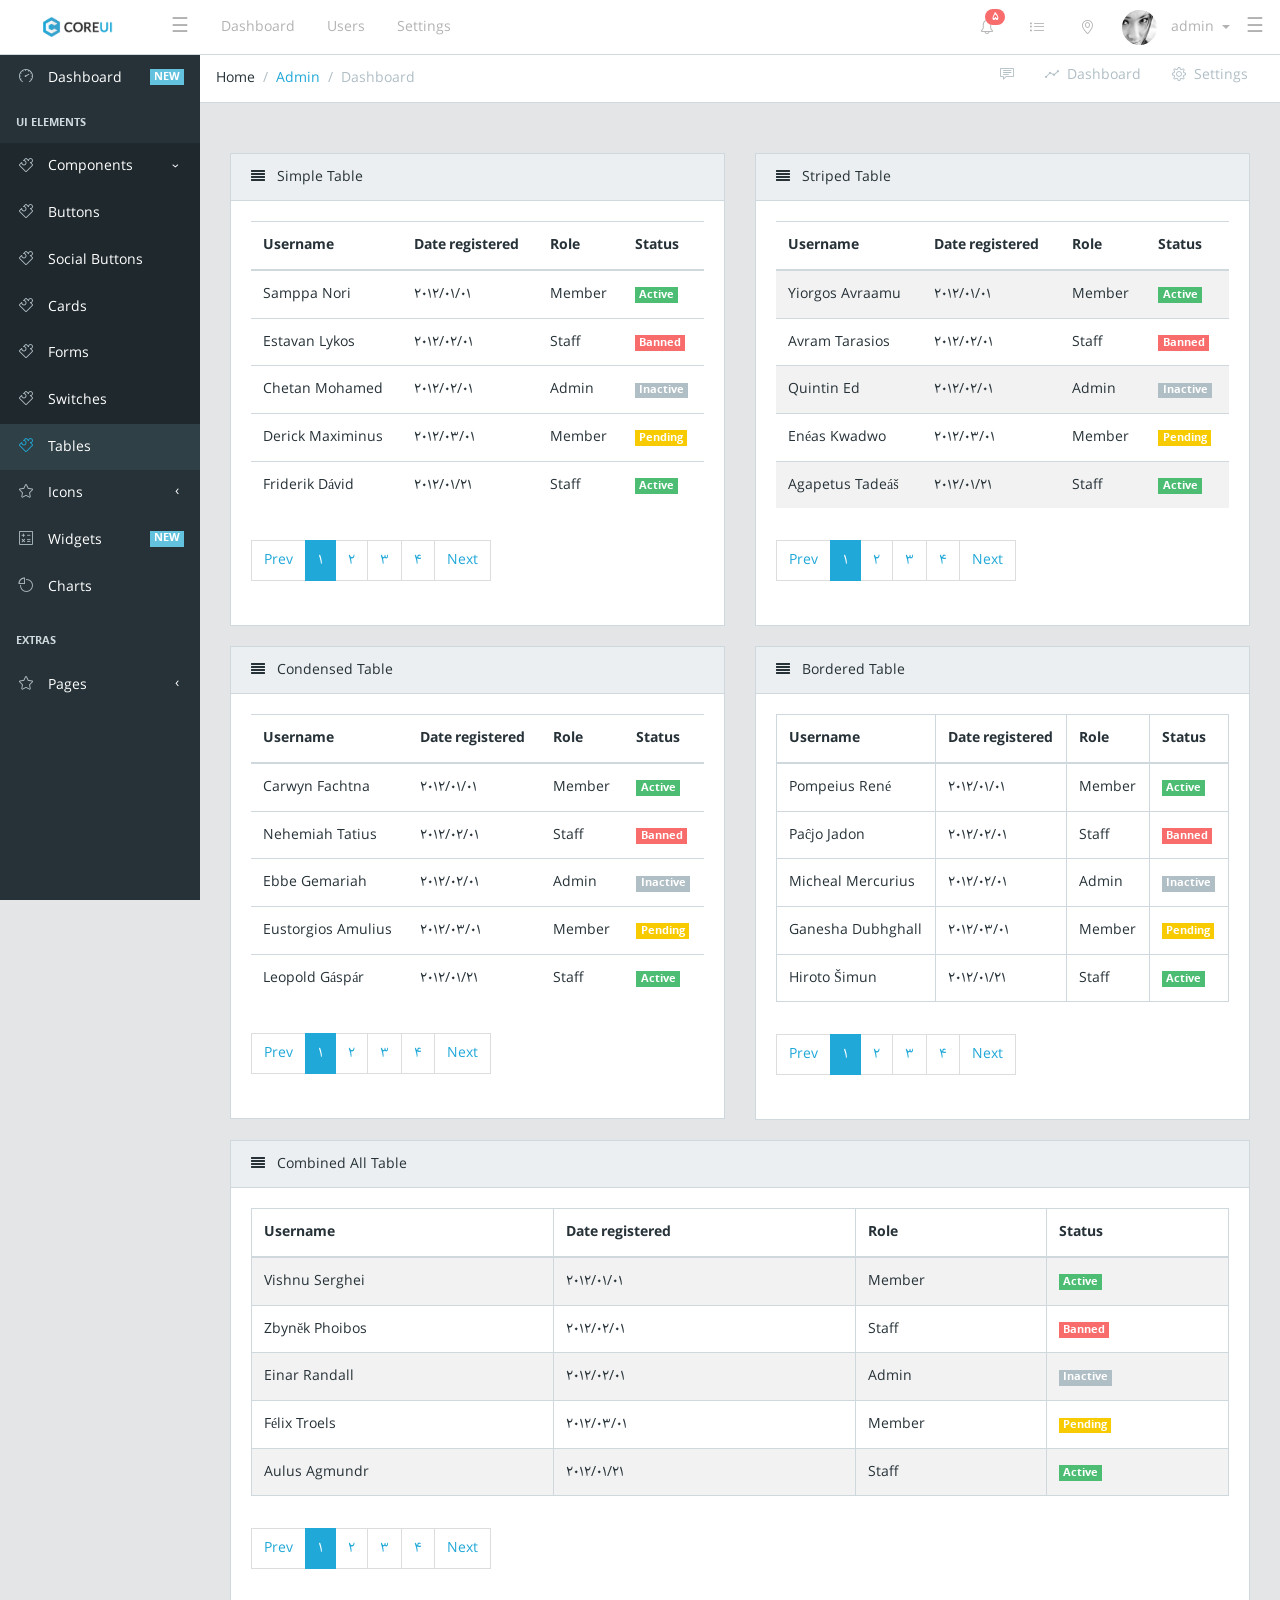
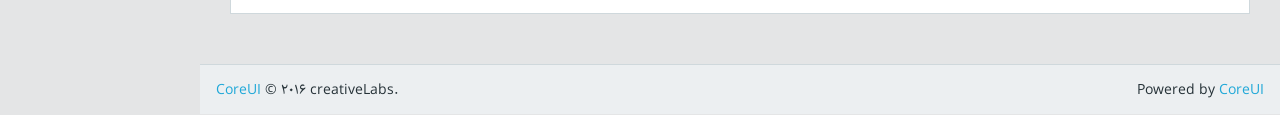
<file: npanel/components-tables.html>
<!--
 * CoreUI - Open Source Bootstrap Admin Template
 * @version v1.0.0-alpha.2
 * @link http://coreui.io
 * Copyright (c) 2016 creativeLabs Łukasz Holeczek
 * @license MIT
 -->
<!DOCTYPE html>
<html lang="en">

<head>
    <meta charset="utf-8">
    <meta http-equiv="X-UA-Compatible" content="IE=edge">
    <meta name="viewport" content="width=device-width, initial-scale=1, shrink-to-fit=no">
    <meta name="description" content="CoreUI Bootstrap 4 Admin Template">
    <meta name="author" content="Lukasz Holeczek">
    <meta name="keyword" content="CoreUI Bootstrap 4 Admin Template">
    <!-- <link rel="shortcut icon" href="assets/ico/favicon.png"> -->
    <title>CoreUI Bootstrap 4 Admin Template</title>
    <!-- Icons -->
    <link href="css/font-awesome.min.css" rel="stylesheet">
    <link href="css/simple-line-icons.css" rel="stylesheet">
    <!-- Main styles for this application -->
    <link href="css/style.css" rel="stylesheet">
</head>
<!-- BODY options, add following classes to body to change options
		1. 'compact-nav'     	  - Switch sidebar to minified version (width 50px)
		2. 'sidebar-nav'		  - Navigation on the left
			2.1. 'sidebar-off-canvas'	- Off-Canvas
				2.1.1 'sidebar-off-canvas-push'	- Off-Canvas which move content
				2.1.2 'sidebar-off-canvas-with-shadow'	- Add shadow to body elements
		3. 'fixed-nav'			  - Fixed navigation
		4. 'navbar-fixed'		  - Fixed navbar
	-->

<body class="navbar-fixed sidebar-nav fixed-nav">
    <header class="navbar">
        <div class="container-fluid">
            <button class="navbar-toggler mobile-toggler hidden-lg-up" type="button">&#9776;</button>
            <a class="navbar-brand" href="#"></a>
            <ul class="nav navbar-nav hidden-md-down">
                <li class="nav-item">
                    <a class="nav-link navbar-toggler layout-toggler" href="#">&#9776;</a>
                </li>
                <li class="nav-item p-x-1">
                    <a class="nav-link" href="#">Dashboard</a>
                </li>
                <li class="nav-item p-x-1">
                    <a class="nav-link" href="#">Users</a>
                </li>
                <li class="nav-item p-x-1">
                    <a class="nav-link" href="#">Settings</a>
                </li>
            </ul>
            <ul class="nav navbar-nav pull-right hidden-md-down">
                <li class="nav-item">
                    <a class="nav-link" href="#"><i class="icon-bell"></i><span class="tag tag-pill tag-danger">5</span></a>
                </li>
                <li class="nav-item">
                    <a class="nav-link" href="#"><i class="icon-list"></i></a>
                </li>
                <li class="nav-item">
                    <a class="nav-link" href="#"><i class="icon-location-pin"></i></a>
                </li>
                <li class="nav-item dropdown">
                    <a class="nav-link dropdown-toggle nav-link" data-toggle="dropdown" href="#" role="button" aria-haspopup="true" aria-expanded="false">
                        <img src="img/avatars/6.jpg" class="img-avatar" alt="admin@bootstrapmaster.com">
                        <span class="hidden-md-down">admin</span>
                    </a>
                    <div class="dropdown-menu dropdown-menu-right">
                        <div class="dropdown-header text-xs-center">
                            <strong>Account</strong>
                        </div>
                        <a class="dropdown-item" href="#"><i class="fa fa-bell-o"></i> Updates<span class="tag tag-info">42</span></a>
                        <a class="dropdown-item" href="#"><i class="fa fa-envelope-o"></i> Messages<span class="tag tag-success">42</span></a>
                        <a class="dropdown-item" href="#"><i class="fa fa-tasks"></i> Tasks<span class="tag tag-danger">42</span></a>
                        <a class="dropdown-item" href="#"><i class="fa fa-comments"></i> Comments<span class="tag tag-warning">42</span></a>
                        <div class="dropdown-header text-xs-center">
                            <strong>Settings</strong>
                        </div>
                        <a class="dropdown-item" href="#"><i class="fa fa-user"></i> Profile</a>
                        <a class="dropdown-item" href="#"><i class="fa fa-wrench"></i> Settings</a>
                        <a class="dropdown-item" href="#"><i class="fa fa-usd"></i> Payments<span class="tag tag-default">42</span></a>
                        <a class="dropdown-item" href="#"><i class="fa fa-file"></i> Projects<span class="tag tag-primary">42</span></a>
                        <div class="divider"></div>
                        <a class="dropdown-item" href="#"><i class="fa fa-shield"></i> Lock Account</a>
                        <a class="dropdown-item" href="#"><i class="fa fa-lock"></i> Logout</a>
                    </div>
                </li>
                <li class="nav-item">
                    <a class="nav-link navbar-toggler aside-toggle" href="#">&#9776;</a>
                </li>
            </ul>
        </div>
    </header>
    <div class="sidebar">
        <nav class="sidebar-nav">
            <ul class="nav">
                <li class="nav-item">
                    <a class="nav-link" href="index.html"><i class="icon-speedometer"></i> Dashboard <span class="tag tag-info">NEW</span></a>
                </li>
                <li class="nav-title">
                    UI Elements
                </li>
                <li class="nav-item nav-dropdown">
                    <a class="nav-link nav-dropdown-toggle" href="#"><i class="icon-puzzle"></i> Components</a>
                    <ul class="nav-dropdown-items">
                        <li class="nav-item">
                            <a class="nav-link" href="components-buttons.html"><i class="icon-puzzle"></i> Buttons</a>
                        </li>
                        <li class="nav-item">
                            <a class="nav-link" href="components-social-buttons.html"><i class="icon-puzzle"></i> Social Buttons</a>
                        </li>
                        <li class="nav-item">
                            <a class="nav-link" href="components-cards.html"><i class="icon-puzzle"></i> Cards</a>
                        </li>
                        <li class="nav-item">
                            <a class="nav-link" href="components-forms.html"><i class="icon-puzzle"></i> Forms</a>
                        </li>
                        <li class="nav-item">
                            <a class="nav-link" href="components-switches.html"><i class="icon-puzzle"></i> Switches</a>
                        </li>
                        <li class="nav-item">
                            <a class="nav-link" href="components-tables.html"><i class="icon-puzzle"></i> Tables</a>
                        </li>
                    </ul>
                </li>
                <li class="nav-item nav-dropdown">
                    <a class="nav-link nav-dropdown-toggle" href="#"><i class="icon-star"></i> Icons</a>
                    <ul class="nav-dropdown-items">
                        <li class="nav-item">
                            <a class="nav-link" href="icons-font-awesome.html"><i class="icon-star"></i> Font Awesome</a>
                        </li>
                        <li class="nav-item">
                            <a class="nav-link" href="icons-simple-line-icons.html"><i class="icon-star"></i> Simple Line Icons</a>
                        </li>
                    </ul>
                </li>
                <li class="nav-item">
                    <a class="nav-link" href="widgets.html"><i class="icon-calculator"></i> Widgets <span class="tag tag-info">NEW</span></a>
                </li>
                <li class="nav-item">
                    <a class="nav-link" href="charts.html"><i class="icon-pie-chart"></i> Charts</a>
                </li>
                <li class="divider"></li>
                <li class="nav-title">
                    Extras
                </li>
                <li class="nav-item nav-dropdown">
                    <a class="nav-link nav-dropdown-toggle" href="#"><i class="icon-star"></i> Pages</a>
                    <ul class="nav-dropdown-items">
                        <li class="nav-item">
                            <a class="nav-link" href="pages-login.html" target="_top"><i class="icon-star"></i> Login</a>
                        </li>
                        <li class="nav-item">
                            <a class="nav-link" href="pages-register.html" target="_top"><i class="icon-star"></i> Register</a>
                        </li>
                        <li class="nav-item">
                            <a class="nav-link" href="pages-404.html" target="_top"><i class="icon-star"></i> Error 404</a>
                        </li>
                        <li class="nav-item">
                            <a class="nav-link" href="pages-500.html" target="_top"><i class="icon-star"></i> Error 500</a>
                        </li>
                    </ul>
                </li>
            </ul>
        </nav>
    </div>
    <!-- Main content -->
    <main class="main">
        <!-- Breadcrumb -->
        <ol class="breadcrumb">
            <li class="breadcrumb-item">Home</li>
            <li class="breadcrumb-item"><a href="#">Admin</a>
            </li>
            <li class="breadcrumb-item active">Dashboard</li>
            <!-- Breadcrumb Menu-->
            <li class="breadcrumb-menu">
                <div class="btn-group" role="group" aria-label="Button group with nested dropdown">
                    <a class="btn btn-secondary" href="#"><i class="icon-speech"></i></a>
                    <a class="btn btn-secondary" href="./"><i class="icon-graph"></i> &nbsp;Dashboard</a>
                    <a class="btn btn-secondary" href="#"><i class="icon-settings"></i> &nbsp;Settings</a>
                </div>
            </li>
        </ol>
        <div class="container-fluid">
            <div class="animated fadeIn">
                <div class="row">
                    <div class="col-lg-6">
                        <div class="card">
                            <div class="card-header">
                                <i class="fa fa-align-justify"></i> Simple Table
                            </div>
                            <div class="card-block">
                                <table class="table">
                                    <thead>
                                        <tr>
                                            <th>Username</th>
                                            <th>Date registered</th>
                                            <th>Role</th>
                                            <th>Status</th>
                                        </tr>
                                    </thead>
                                    <tbody>
                                        <tr>
                                            <td>Samppa Nori</td>
                                            <td>2012/01/01</td>
                                            <td>Member</td>
                                            <td>
                                                <span class="tag tag-success">Active</span>
                                            </td>
                                        </tr>
                                        <tr>
                                            <td>Estavan Lykos</td>
                                            <td>2012/02/01</td>
                                            <td>Staff</td>
                                            <td>
                                                <span class="tag tag-danger">Banned</span>
                                            </td>
                                        </tr>
                                        <tr>
                                            <td>Chetan Mohamed</td>
                                            <td>2012/02/01</td>
                                            <td>Admin</td>
                                            <td>
                                                <span class="tag tag-default">Inactive</span>
                                            </td>
                                        </tr>
                                        <tr>
                                            <td>Derick Maximinus</td>
                                            <td>2012/03/01</td>
                                            <td>Member</td>
                                            <td>
                                                <span class="tag tag-warning">Pending</span>
                                            </td>
                                        </tr>
                                        <tr>
                                            <td>Friderik Dávid</td>
                                            <td>2012/01/21</td>
                                            <td>Staff</td>
                                            <td>
                                                <span class="tag tag-success">Active</span>
                                            </td>
                                        </tr>
                                    </tbody>
                                </table>
                                <ul class="pagination">
                                    <li class="page-item"><a class="page-link" href="#">Prev</a>
                                    </li>
                                    <li class="page-item active">
                                        <a class="page-link" href="#">1</a>
                                    </li>
                                    <li class="page-item"><a class="page-link" href="#">2</a>
                                    </li>
                                    <li class="page-item"><a class="page-link" href="#">3</a>
                                    </li>
                                    <li class="page-item"><a class="page-link" href="#">4</a>
                                    </li>
                                    <li class="page-item"><a class="page-link" href="#">Next</a>
                                    </li>
                                </ul>
                            </div>
                        </div>
                    </div>
                    <!--/col-->

                    <div class="col-lg-6">
                        <div class="card">
                            <div class="card-header">
                                <i class="fa fa-align-justify"></i> Striped Table
                            </div>
                            <div class="card-block">
                                <table class="table table-striped">
                                    <thead>
                                        <tr>
                                            <th>Username</th>
                                            <th>Date registered</th>
                                            <th>Role</th>
                                            <th>Status</th>
                                        </tr>
                                    </thead>
                                    <tbody>
                                        <tr>
                                            <td>Yiorgos Avraamu</td>
                                            <td>2012/01/01</td>
                                            <td>Member</td>
                                            <td>
                                                <span class="tag tag-success">Active</span>
                                            </td>
                                        </tr>
                                        <tr>
                                            <td>Avram Tarasios</td>
                                            <td>2012/02/01</td>
                                            <td>Staff</td>
                                            <td>
                                                <span class="tag tag-danger">Banned</span>
                                            </td>
                                        </tr>
                                        <tr>
                                            <td>Quintin Ed</td>
                                            <td>2012/02/01</td>
                                            <td>Admin</td>
                                            <td>
                                                <span class="tag tag-default">Inactive</span>
                                            </td>
                                        </tr>
                                        <tr>
                                            <td>Enéas Kwadwo</td>
                                            <td>2012/03/01</td>
                                            <td>Member</td>
                                            <td>
                                                <span class="tag tag-warning">Pending</span>
                                            </td>
                                        </tr>
                                        <tr>
                                            <td>Agapetus Tadeáš</td>
                                            <td>2012/01/21</td>
                                            <td>Staff</td>
                                            <td>
                                                <span class="tag tag-success">Active</span>
                                            </td>
                                        </tr>
                                    </tbody>
                                </table>
                                <ul class="pagination">
                                    <li class="page-item"><a class="page-link" href="#">Prev</a>
                                    </li>
                                    <li class="page-item active">
                                        <a class="page-link" href="#">1</a>
                                    </li>
                                    <li class="page-item"><a class="page-link" href="#">2</a>
                                    </li>
                                    <li class="page-item"><a class="page-link" href="#">3</a>
                                    </li>
                                    <li class="page-item"><a class="page-link" href="#">4</a>
                                    </li>
                                    <li class="page-item"><a class="page-link" href="#">Next</a>
                                    </li>
                                </ul>
                            </div>
                        </div>
                    </div>
                    <!--/col-->
                </div>
                <!--/row-->

                <div class="row">

                    <div class="col-lg-6">
                        <div class="card">
                            <div class="card-header">
                                <i class="fa fa-align-justify"></i> Condensed Table
                            </div>
                            <div class="card-block">
                                <table class="table table-condensed">
                                    <thead>
                                        <tr>
                                            <th>Username</th>
                                            <th>Date registered</th>
                                            <th>Role</th>
                                            <th>Status</th>
                                        </tr>
                                    </thead>
                                    <tbody>
                                        <tr>
                                            <td>Carwyn Fachtna</td>
                                            <td>2012/01/01</td>
                                            <td>Member</td>
                                            <td>
                                                <span class="tag tag-success">Active</span>
                                            </td>
                                        </tr>
                                        <tr>
                                            <td>Nehemiah Tatius</td>
                                            <td>2012/02/01</td>
                                            <td>Staff</td>
                                            <td>
                                                <span class="tag tag-danger">Banned</span>
                                            </td>
                                        </tr>
                                        <tr>
                                            <td>Ebbe Gemariah</td>
                                            <td>2012/02/01</td>
                                            <td>Admin</td>
                                            <td>
                                                <span class="tag tag-default">Inactive</span>
                                            </td>
                                        </tr>
                                        <tr>
                                            <td>Eustorgios Amulius</td>
                                            <td>2012/03/01</td>
                                            <td>Member</td>
                                            <td>
                                                <span class="tag tag-warning">Pending</span>
                                            </td>
                                        </tr>
                                        <tr>
                                            <td>Leopold Gáspár</td>
                                            <td>2012/01/21</td>
                                            <td>Staff</td>
                                            <td>
                                                <span class="tag tag-success">Active</span>
                                            </td>
                                        </tr>
                                    </tbody>
                                </table>
                                <ul class="pagination">
                                    <li class="page-item"><a class="page-link" href="#">Prev</a>
                                    </li>
                                    <li class="page-item active">
                                        <a class="page-link" href="#">1</a>
                                    </li>
                                    <li class="page-item"><a class="page-link" href="#">2</a>
                                    </li>
                                    <li class="page-item"><a class="page-link" href="#">3</a>
                                    </li>
                                    <li class="page-item"><a class="page-link" href="#">4</a>
                                    </li>
                                    <li class="page-item"><a class="page-link" href="#">Next</a>
                                    </li>
                                </ul>
                            </div>
                        </div>
                    </div>
                    <!--/col-->

                    <div class="col-lg-6">
                        <div class="card">
                            <div class="card-header">
                                <i class="fa fa-align-justify"></i> Bordered Table
                            </div>
                            <div class="card-block">
                                <table class="table table-bordered">
                                    <thead>
                                        <tr>
                                            <th>Username</th>
                                            <th>Date registered</th>
                                            <th>Role</th>
                                            <th>Status</th>
                                        </tr>
                                    </thead>
                                    <tbody>
                                        <tr>
                                            <td>Pompeius René</td>
                                            <td>2012/01/01</td>
                                            <td>Member</td>
                                            <td>
                                                <span class="tag tag-success">Active</span>
                                            </td>
                                        </tr>
                                        <tr>
                                            <td>Paĉjo Jadon</td>
                                            <td>2012/02/01</td>
                                            <td>Staff</td>
                                            <td>
                                                <span class="tag tag-danger">Banned</span>
                                            </td>
                                        </tr>
                                        <tr>
                                            <td>Micheal Mercurius</td>
                                            <td>2012/02/01</td>
                                            <td>Admin</td>
                                            <td>
                                                <span class="tag tag-default">Inactive</span>
                                            </td>
                                        </tr>
                                        <tr>
                                            <td>Ganesha Dubhghall</td>
                                            <td>2012/03/01</td>
                                            <td>Member</td>
                                            <td>
                                                <span class="tag tag-warning">Pending</span>
                                            </td>
                                        </tr>
                                        <tr>
                                            <td>Hiroto Šimun</td>
                                            <td>2012/01/21</td>
                                            <td>Staff</td>
                                            <td>
                                                <span class="tag tag-success">Active</span>
                                            </td>
                                        </tr>
                                    </tbody>
                                </table>
                                <ul class="pagination">
                                    <li class="page-item"><a class="page-link" href="#">Prev</a>
                                    </li>
                                    <li class="page-item active">
                                        <a class="page-link" href="#">1</a>
                                    </li>
                                    <li class="page-item"><a class="page-link" href="#">2</a>
                                    </li>
                                    <li class="page-item"><a class="page-link" href="#">3</a>
                                    </li>
                                    <li class="page-item"><a class="page-link" href="#">4</a>
                                    </li>
                                    <li class="page-item"><a class="page-link" href="#">Next</a>
                                    </li>
                                </ul>
                            </div>
                        </div>
                    </div>
                    <!--/col-->

                </div>
                <!--/row-->

                <div class="row">
                    <div class="col-lg-12">
                        <div class="card">
                            <div class="card-header">
                                <i class="fa fa-align-justify"></i> Combined All Table
                            </div>
                            <div class="card-block">
                                <table class="table table-bordered table-striped table-condensed">
                                    <thead>
                                        <tr>
                                            <th>Username</th>
                                            <th>Date registered</th>
                                            <th>Role</th>
                                            <th>Status</th>
                                        </tr>
                                    </thead>
                                    <tbody>
                                        <tr>
                                            <td>Vishnu Serghei</td>
                                            <td>2012/01/01</td>
                                            <td>Member</td>
                                            <td>
                                                <span class="tag tag-success">Active</span>
                                            </td>
                                        </tr>
                                        <tr>
                                            <td>Zbyněk Phoibos</td>
                                            <td>2012/02/01</td>
                                            <td>Staff</td>
                                            <td>
                                                <span class="tag tag-danger">Banned</span>
                                            </td>
                                        </tr>
                                        <tr>
                                            <td>Einar Randall</td>
                                            <td>2012/02/01</td>
                                            <td>Admin</td>
                                            <td>
                                                <span class="tag tag-default">Inactive</span>
                                            </td>
                                        </tr>
                                        <tr>
                                            <td>Félix Troels</td>
                                            <td>2012/03/01</td>
                                            <td>Member</td>
                                            <td>
                                                <span class="tag tag-warning">Pending</span>
                                            </td>
                                        </tr>
                                        <tr>
                                            <td>Aulus Agmundr</td>
                                            <td>2012/01/21</td>
                                            <td>Staff</td>
                                            <td>
                                                <span class="tag tag-success">Active</span>
                                            </td>
                                        </tr>
                                    </tbody>
                                </table>
                                <nav>
                                    <ul class="pagination">
                                        <li class="page-item"><a class="page-link" href="#">Prev</a>
                                        </li>
                                        <li class="page-item active">
                                            <a class="page-link" href="#">1</a>
                                        </li>
                                        <li class="page-item"><a class="page-link" href="#">2</a>
                                        </li>
                                        <li class="page-item"><a class="page-link" href="#">3</a>
                                        </li>
                                        <li class="page-item"><a class="page-link" href="#">4</a>
                                        </li>
                                        <li class="page-item"><a class="page-link" href="#">Next</a>
                                        </li>
                                    </ul>
                                </nav>
                            </div>
                        </div>
                    </div>
                    <!--/col-->
                </div>
                <!--/row-->
            </div>
        </div>
        <!-- /.conainer-fluid -->
    </main>
    <aside class="aside-menu">
        <ul class="nav nav-tabs" role="tablist">
            <li class="nav-item">
                <a class="nav-link active" data-toggle="tab" href="#timeline" role="tab"><i class="icon-list"></i></a>
            </li>
            <li class="nav-item">
                <a class="nav-link" data-toggle="tab" href="#messages" role="tab"><i class="icon-speech"></i></a>
            </li>
            <li class="nav-item">
                <a class="nav-link" data-toggle="tab" href="#settings" role="tab"><i class="icon-settings"></i></a>
            </li>
        </ul>
        <!-- Tab panes -->
        <div class="tab-content">
            <div class="tab-pane active" id="timeline" role="tabpanel">
                <div class="callout m-a-0 p-y-h text-muted text-xs-center bg-faded text-uppercase">
                    <small><b>Today</b>
                    </small>
                </div>
                <hr class="transparent m-x-1 m-y-0">
                <div class="callout callout-warning m-a-0 p-y-1">
                    <div class="avatar pull-xs-right">
                        <img src="img/avatars/7.jpg" class="img-avatar" alt="admin@bootstrapmaster.com">
                    </div>
                    <div>Meeting with
                        <strong>Lucas</strong>
                    </div>
                    <small class="text-muted m-r-1"><i class="icon-calendar"></i>&nbsp; 1 - 3pm</small>
                    <small class="text-muted"><i class="icon-location-pin"></i>&nbsp; Palo Alto, CA</small>
                </div>
                <hr class="m-x-1 m-y-0">
                <div class="callout callout-info m-a-0 p-y-1">
                    <div class="avatar pull-xs-right">
                        <img src="img/avatars/4.jpg" class="img-avatar" alt="admin@bootstrapmaster.com">
                    </div>
                    <div>Skype with
                        <strong>Megan</strong>
                    </div>
                    <small class="text-muted m-r-1"><i class="icon-calendar"></i>&nbsp; 4 - 5pm</small>
                    <small class="text-muted"><i class="icon-social-skype"></i>&nbsp; On-line</small>
                </div>
                <hr class="transparent m-x-1 m-y-0">
                <div class="callout m-a-0 p-y-h text-muted text-xs-center bg-faded text-uppercase">
                    <small><b>Tomorrow</b>
                    </small>
                </div>
                <hr class="transparent m-x-1 m-y-0">
                <div class="callout callout-danger m-a-0 p-y-1">
                    <div>New UI Project -
                        <strong>deadline</strong>
                    </div>
                    <small class="text-muted m-r-1"><i class="icon-calendar"></i>&nbsp; 10 - 11pm</small>
                    <small class="text-muted"><i class="icon-home"></i>&nbsp; creativeLabs HQ</small>
                    <div class="avatars-stack m-t-h">
                        <div class="avatar avatar-xs">
                            <img src="img/avatars/2.jpg" class="img-avatar" alt="admin@bootstrapmaster.com">
                        </div>
                        <div class="avatar avatar-xs">
                            <img src="img/avatars/3.jpg" class="img-avatar" alt="admin@bootstrapmaster.com">
                        </div>
                        <div class="avatar avatar-xs">
                            <img src="img/avatars/4.jpg" class="img-avatar" alt="admin@bootstrapmaster.com">
                        </div>
                        <div class="avatar avatar-xs">
                            <img src="img/avatars/5.jpg" class="img-avatar" alt="admin@bootstrapmaster.com">
                        </div>
                        <div class="avatar avatar-xs">
                            <img src="img/avatars/6.jpg" class="img-avatar" alt="admin@bootstrapmaster.com">
                        </div>
                    </div>
                </div>
                <hr class="m-x-1 m-y-0">
                <div class="callout callout-success m-a-0 p-y-1">
                    <div>
                        <strong>#10 Startups.Garden</strong>Meetup</div>
                    <small class="text-muted m-r-1"><i class="icon-calendar"></i>&nbsp; 1 - 3pm</small>
                    <small class="text-muted"><i class="icon-location-pin"></i>&nbsp; Palo Alto, CA</small>
                </div>
                <hr class="m-x-1 m-y-0">
                <div class="callout callout-primary m-a-0 p-y-1">
                    <div>
                        <strong>Team meeting</strong>
                    </div>
                    <small class="text-muted m-r-1"><i class="icon-calendar"></i>&nbsp; 4 - 6pm</small>
                    <small class="text-muted"><i class="icon-home"></i>&nbsp; creativeLabs HQ</small>
                    <div class="avatars-stack m-t-h">
                        <div class="avatar avatar-xs">
                            <img src="img/avatars/2.jpg" class="img-avatar" alt="admin@bootstrapmaster.com">
                        </div>
                        <div class="avatar avatar-xs">
                            <img src="img/avatars/3.jpg" class="img-avatar" alt="admin@bootstrapmaster.com">
                        </div>
                        <div class="avatar avatar-xs">
                            <img src="img/avatars/4.jpg" class="img-avatar" alt="admin@bootstrapmaster.com">
                        </div>
                        <div class="avatar avatar-xs">
                            <img src="img/avatars/5.jpg" class="img-avatar" alt="admin@bootstrapmaster.com">
                        </div>
                        <div class="avatar avatar-xs">
                            <img src="img/avatars/6.jpg" class="img-avatar" alt="admin@bootstrapmaster.com">
                        </div>
                        <div class="avatar avatar-xs">
                            <img src="img/avatars/7.jpg" class="img-avatar" alt="admin@bootstrapmaster.com">
                        </div>
                        <div class="avatar avatar-xs">
                            <img src="img/avatars/8.jpg" class="img-avatar" alt="admin@bootstrapmaster.com">
                        </div>
                    </div>
                </div>
                <hr class="m-x-1 m-y-0">
            </div>
            <div class="tab-pane p-a-1" id="messages" role="tabpanel">
                <div class="message">
                    <div class="p-y-1 p-b-3 m-r-1 pull-left">
                        <div class="avatar">
                            <img src="img/avatars/7.jpg" class="img-avatar" alt="admin@bootstrapmaster.com">
                            <span class="avatar-status tag-success"></span>
                        </div>
                    </div>
                    <div>
                        <small class="text-muted">Lukasz Holeczek</small>
                        <small class="text-muted pull-right m-t-q">1:52 PM</small>
                    </div>
                    <div class="text-truncate font-weight-bold">Lorem ipsum dolor sit amet</div>
                    <small class="text-muted">Lorem ipsum dolor sit amet, consectetur adipisicing elit, sed do eiusmod tempor incididunt...</small>
                </div>
                <hr>
                <div class="message">
                    <div class="p-y-1 p-b-3 m-r-1 pull-left">
                        <div class="avatar">
                            <img src="img/avatars/7.jpg" class="img-avatar" alt="admin@bootstrapmaster.com">
                            <span class="avatar-status tag-success"></span>
                        </div>
                    </div>
                    <div>
                        <small class="text-muted">Lukasz Holeczek</small>
                        <small class="text-muted pull-right m-t-q">1:52 PM</small>
                    </div>
                    <div class="text-truncate font-weight-bold">Lorem ipsum dolor sit amet</div>
                    <small class="text-muted">Lorem ipsum dolor sit amet, consectetur adipisicing elit, sed do eiusmod tempor incididunt...</small>
                </div>
                <hr>
                <div class="message">
                    <div class="p-y-1 p-b-3 m-r-1 pull-left">
                        <div class="avatar">
                            <img src="img/avatars/7.jpg" class="img-avatar" alt="admin@bootstrapmaster.com">
                            <span class="avatar-status tag-success"></span>
                        </div>
                    </div>
                    <div>
                        <small class="text-muted">Lukasz Holeczek</small>
                        <small class="text-muted pull-right m-t-q">1:52 PM</small>
                    </div>
                    <div class="text-truncate font-weight-bold">Lorem ipsum dolor sit amet</div>
                    <small class="text-muted">Lorem ipsum dolor sit amet, consectetur adipisicing elit, sed do eiusmod tempor incididunt...</small>
                </div>
                <hr>
                <div class="message">
                    <div class="p-y-1 p-b-3 m-r-1 pull-left">
                        <div class="avatar">
                            <img src="img/avatars/7.jpg" class="img-avatar" alt="admin@bootstrapmaster.com">
                            <span class="avatar-status tag-success"></span>
                        </div>
                    </div>
                    <div>
                        <small class="text-muted">Lukasz Holeczek</small>
                        <small class="text-muted pull-right m-t-q">1:52 PM</small>
                    </div>
                    <div class="text-truncate font-weight-bold">Lorem ipsum dolor sit amet</div>
                    <small class="text-muted">Lorem ipsum dolor sit amet, consectetur adipisicing elit, sed do eiusmod tempor incididunt...</small>
                </div>
                <hr>
                <div class="message">
                    <div class="p-y-1 p-b-3 m-r-1 pull-left">
                        <div class="avatar">
                            <img src="img/avatars/7.jpg" class="img-avatar" alt="admin@bootstrapmaster.com">
                            <span class="avatar-status tag-success"></span>
                        </div>
                    </div>
                    <div>
                        <small class="text-muted">Lukasz Holeczek</small>
                        <small class="text-muted pull-right m-t-q">1:52 PM</small>
                    </div>
                    <div class="text-truncate font-weight-bold">Lorem ipsum dolor sit amet</div>
                    <small class="text-muted">Lorem ipsum dolor sit amet, consectetur adipisicing elit, sed do eiusmod tempor incididunt...</small>
                </div>
            </div>
            <div class="tab-pane p-a-1" id="settings" role="tabpanel">
                <h6>Settings</h6>
                <div class="aside-options">
                    <div class="clearfix m-t-2">
                        <small><b>Option 1</b>
                        </small>
                        <label class="switch switch-text switch-pill switch-success switch-sm pull-right">
                            <input type="checkbox" class="switch-input" checked>
                            <span class="switch-label" data-on="On" data-off="Off"></span>
                            <span class="switch-handle"></span>
                        </label>
                    </div>
                    <div>
                        <small class="text-muted">Lorem ipsum dolor sit amet, consectetur adipisicing elit, sed do eiusmod tempor incididunt ut labore et dolore magna aliqua.</small>
                    </div>
                </div>
                <div class="aside-options">
                    <div class="clearfix m-t-1">
                        <small><b>Option 2</b>
                        </small>
                        <label class="switch switch-text switch-pill switch-success switch-sm pull-right">
                            <input type="checkbox" class="switch-input">
                            <span class="switch-label" data-on="On" data-off="Off"></span>
                            <span class="switch-handle"></span>
                        </label>
                    </div>
                    <div>
                        <small class="text-muted">Lorem ipsum dolor sit amet, consectetur adipisicing elit, sed do eiusmod tempor incididunt ut labore et dolore magna aliqua.</small>
                    </div>
                </div>
                <div class="aside-options">
                    <div class="clearfix m-t-1">
                        <small><b>Option 3</b>
                        </small>
                        <label class="switch switch-text switch-pill switch-success switch-sm pull-right">
                            <input type="checkbox" class="switch-input">
                            <span class="switch-label" data-on="On" data-off="Off"></span>
                            <span class="switch-handle"></span>
                        </label>
                    </div>
                </div>
                <div class="aside-options">
                    <div class="clearfix m-t-1">
                        <small><b>Option 4</b>
                        </small>
                        <label class="switch switch-text switch-pill switch-success switch-sm pull-right">
                            <input type="checkbox" class="switch-input" checked>
                            <span class="switch-label" data-on="On" data-off="Off"></span>
                            <span class="switch-handle"></span>
                        </label>
                    </div>
                </div>
                <hr>
                <h6>System Utilization</h6>
                <div class="text-uppercase m-b-q m-t-2">
                    <small><b>CPU Usage</b>
                    </small>
                </div>
                <progress class="progress progress-xs progress-info m-a-0" value="25" max="100">25%</progress>
                <small class="text-muted">348 Processes. 1/4 Cores.</small>
                <div class="text-uppercase m-b-q m-t-h">
                    <small><b>Memory Usage</b>
                    </small>
                </div>
                <progress class="progress progress-xs progress-warning m-a-0" value="70" max="100">70%</progress>
                <small class="text-muted">11444GB/16384MB</small>
                <div class="text-uppercase m-b-q m-t-h">
                    <small><b>SSD 1 Usage</b>
                    </small>
                </div>
                <progress class="progress progress-xs progress-danger m-a-0" value="95" max="100">95%</progress>
                <small class="text-muted">243GB/256GB</small>
                <div class="text-uppercase m-b-q m-t-h">
                    <small><b>SSD 2 Usage</b>
                    </small>
                </div>
                <progress class="progress progress-xs progress-success m-a-0" value="10" max="100">10%</progress>
                <small class="text-muted">25GB/256GB</small>
            </div>
        </div>
    </aside>
    <footer class="footer">
        <span class="text-left">
            <a href="http://coreui.io">CoreUI</a> &copy; 2016 creativeLabs.
        </span>
        <span class="pull-right">
            Powered by <a href="http://coreui.io">CoreUI</a>
        </span>
    </footer>
    <!-- Bootstrap and necessary plugins -->
    <script src="js/libs/jquery.min.js"></script>
    <script src="js/libs/tether.min.js"></script>
    <script src="js/libs/bootstrap.min.js"></script>
    <script src="js/libs/pace.min.js"></script>
    <!-- Plugins and scripts required by all views -->
    <script src="js/libs/Chart.min.js"></script>
    <!-- CoreUI main scripts -->

    <script src="js/app.js"></script>
    <!-- Grunt watch plugin -->
    <script src="//localhost:35729/livereload.js"></script>
</body>

</html>
</file>
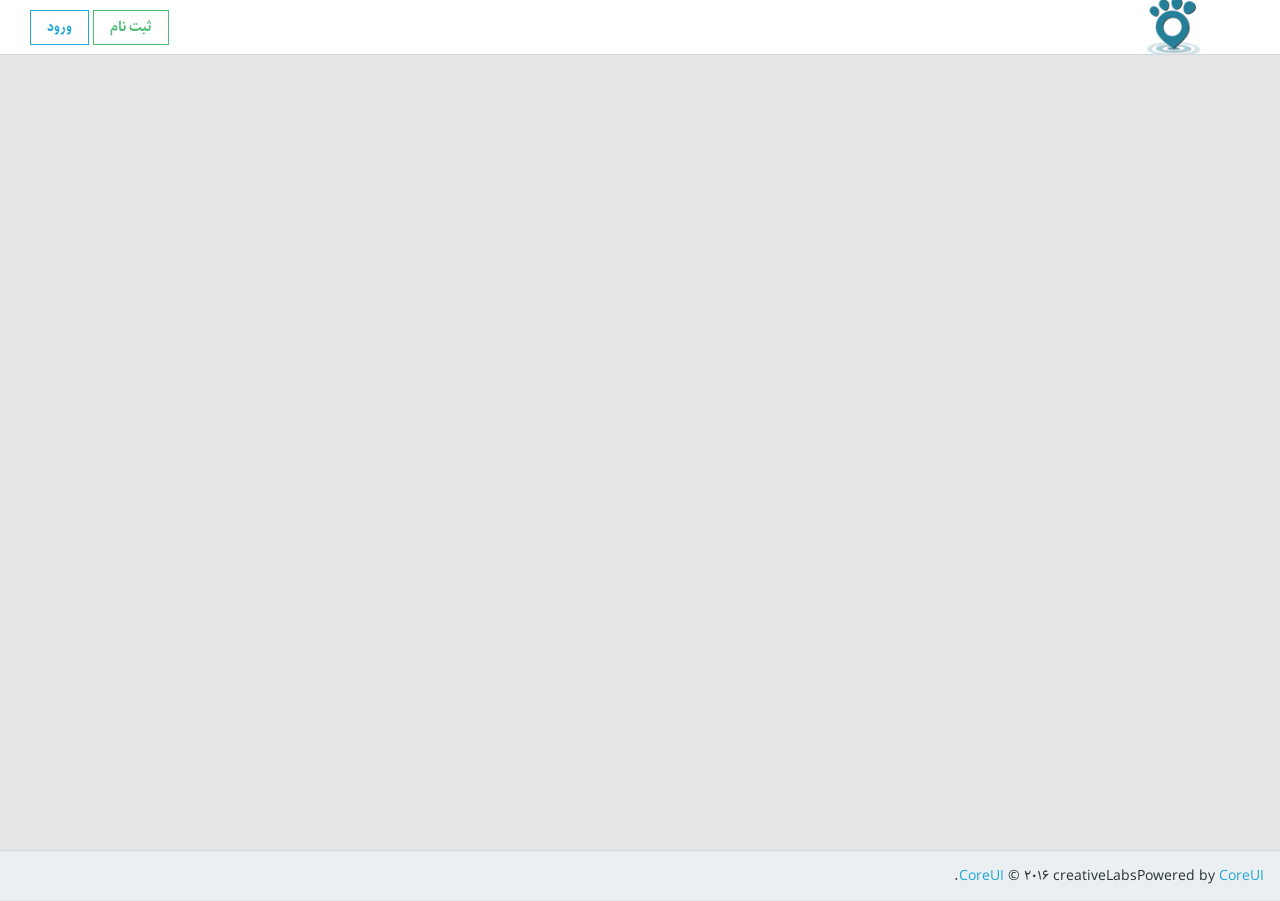
<file: npanel/first.html>
<!--
 * CoreUI - Open Source Bootstrap Admin Template
 * @version v1.0.0-alpha.2
 * @link http://coreui.io
 * Copyright (c) 2016 creativeLabs Łukasz Holeczek
 * @license MIT
 -->
<!DOCTYPE html>
<html lang="IR-fa" dir="rtl">

<head>
    <meta charset="utf-8">
    <meta http-equiv="X-UA-Compatible" content="IE=edge">
    <meta name="viewport" content="width=device-width, initial-scale=1, shrink-to-fit=no">
    <meta name="description" content="CoreUI Bootstrap 4 Admin Template">
    <meta name="author" content="Lukasz Holeczek">
    <meta name="keyword" content="CoreUI Bootstrap 4 Admin Template">
    <!-- <link rel="shortcut icon" href="assets/ico/favicon.png"> -->
    <title>CoreUI Bootstrap 4 Admin Template</title>
    <!-- Icons -->
    <link href="css/font-awesome.min.css" rel="stylesheet">
    <link href="css/simple-line-icons.css" rel="stylesheet">
    <!-- Main styles for this application -->
    <link href="dest/style.css" rel="stylesheet">
</head>
<!-- BODY options, add following classes to body to change options
		1. 'compact-nav'     	  - Switch sidebar to minified version (width 50px)
		2. 'sidebar-nav'		  - Navigation on the left
			2.1. 'sidebar-off-canvas'	- Off-Canvas
				2.1.1 'sidebar-off-canvas-push'	- Off-Canvas which move content
				2.1.2 'sidebar-off-canvas-with-shadow'	- Add shadow to body elements
		3. 'fixed-nav'			  - Fixed navigation
		4. 'navbar-fixed'		  - Fixed navbar
	-->

<body class="navbar-fixed fixed-nav">
    <header class="navbar">
        <div class="container container-nav">
            <button class="navbar-toggler mobile-toggler hidden-lg-up" type="button">&#9776;</button>
            <a class="navbar-brand" href="#"></a>
            
            <form class="form-inline nav navbar-nav pull-xs-right">
                <button class="btn btn-outline-success" type="submit">ثبت نام</button>
                <button class="btn btn-outline-primary" type="submit">ورود</button>
            </form>

        </div>
    </header>
    
    <!-- Main content -->
    <main class="main">

        <!-- Breadcrumb -->

        <div class="container-fluid">

        </div>
        <!--/.container-fluid-->
    </main>

  
    <footer class="footer">
        <span class="text-left">
            <a href="http://coreui.io">CoreUI</a> &copy; 2016 creativeLabs.
        </span>
        <span class="pull-right">
            Powered by <a href="http://coreui.io">CoreUI</a>
        </span>
    </footer>
    <!-- Bootstrap and necessary plugins -->
    <script src="js/libs/jquery.min.js"></script>
    <script src="js/libs/tether.min.js"></script>
    <script src="js/libs/bootstrap.min.js"></script>
    <script src="js/libs/pace.min.js"></script>

    <!-- Plugins and scripts required by all views -->
    <script src="js/libs/Chart.min.js"></script>

    <!-- CoreUI main scripts -->

    <script src="js/app.js"></script>

    <!-- Plugins and scripts required by this views -->
    <!-- Custom scripts required by this view -->
    <script src="js/views/main.js"></script>

    <!-- Grunt watch plugin -->
    <script src="//localhost:35729/livereload.js"></script>
</body>

</html>
</file>
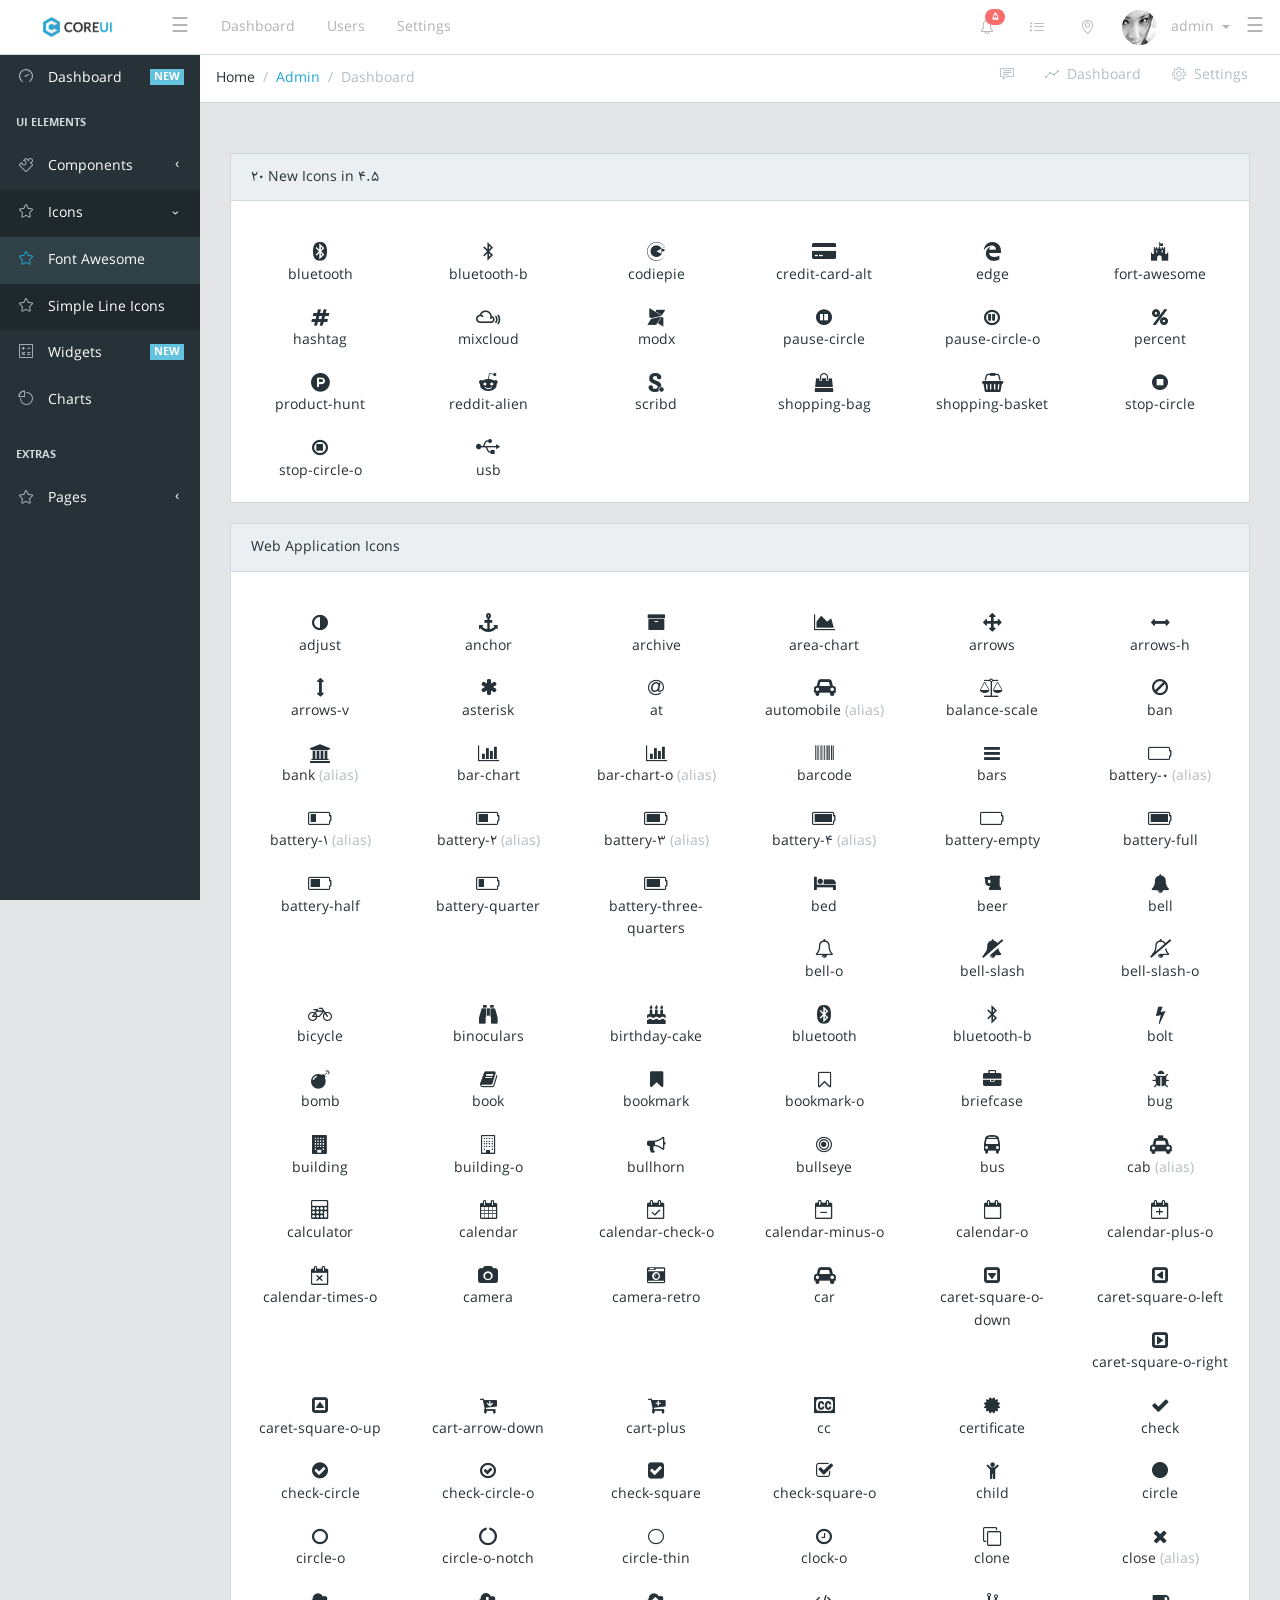
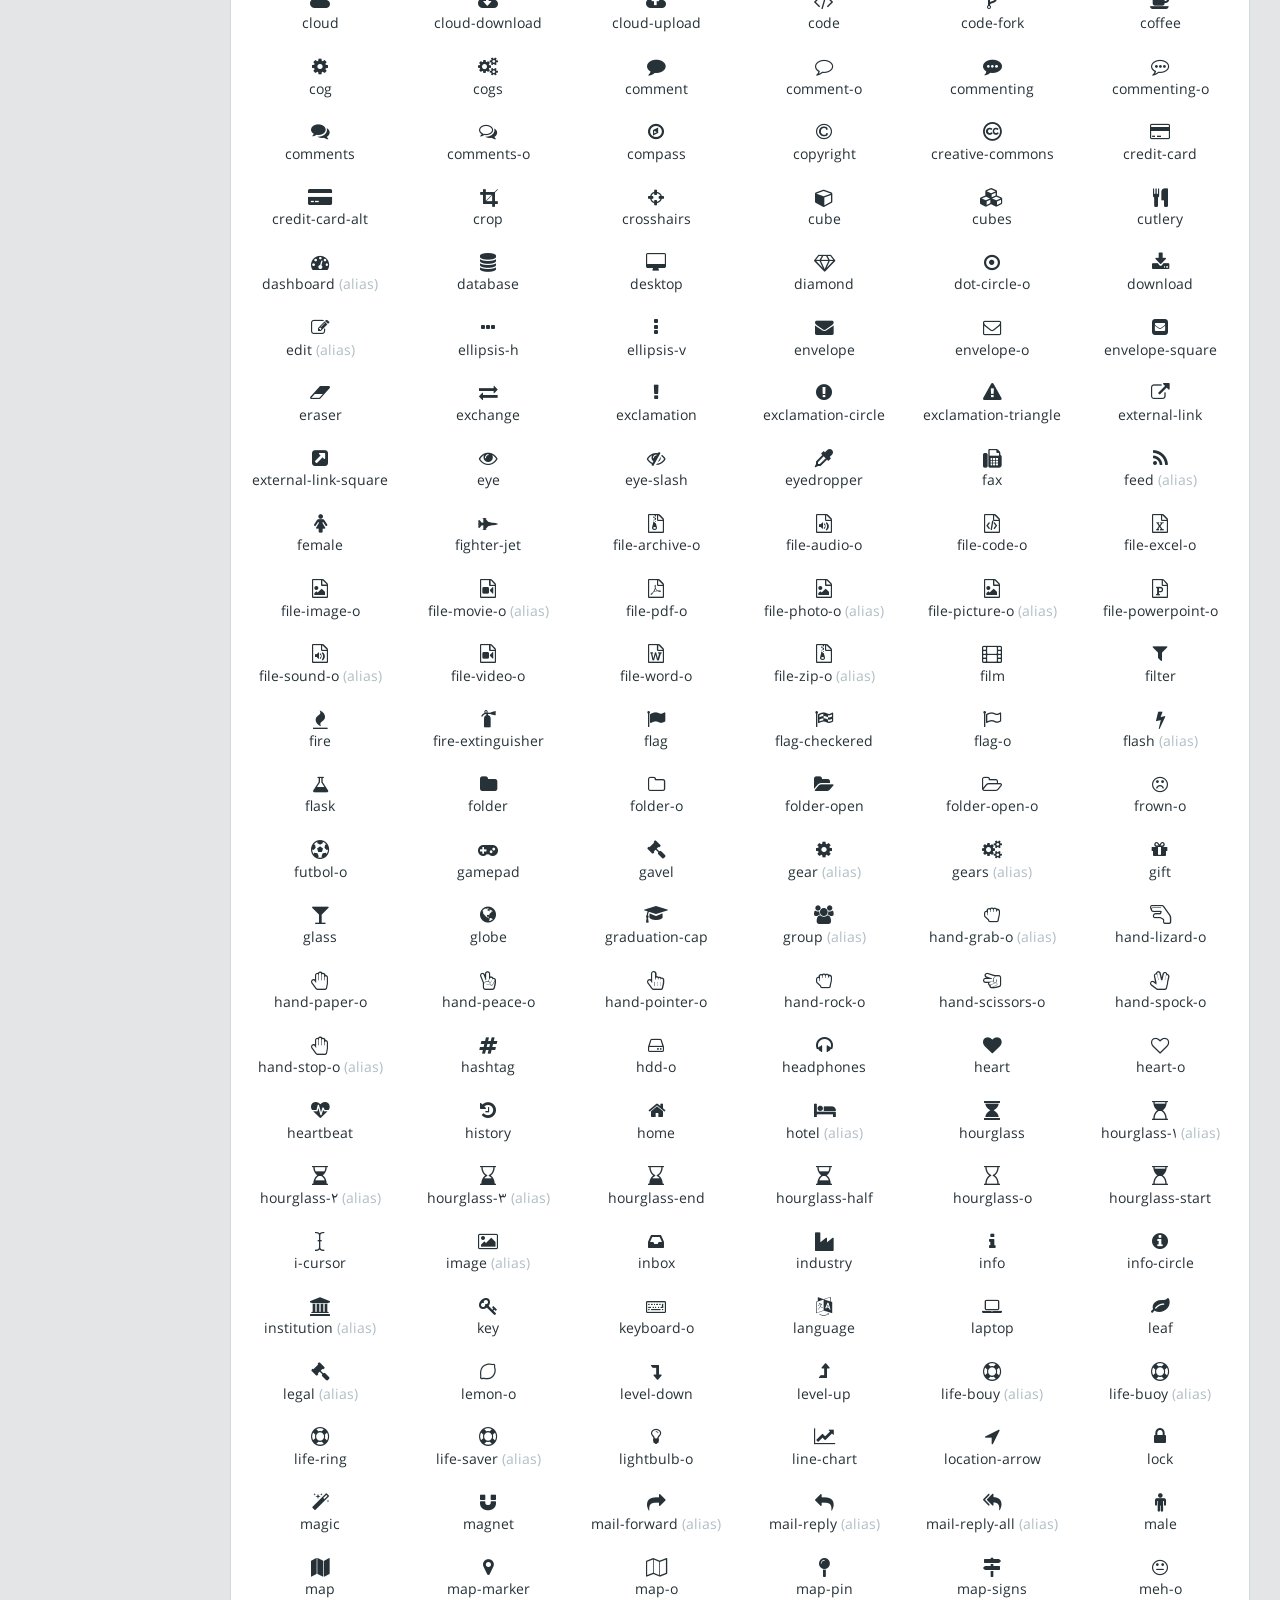
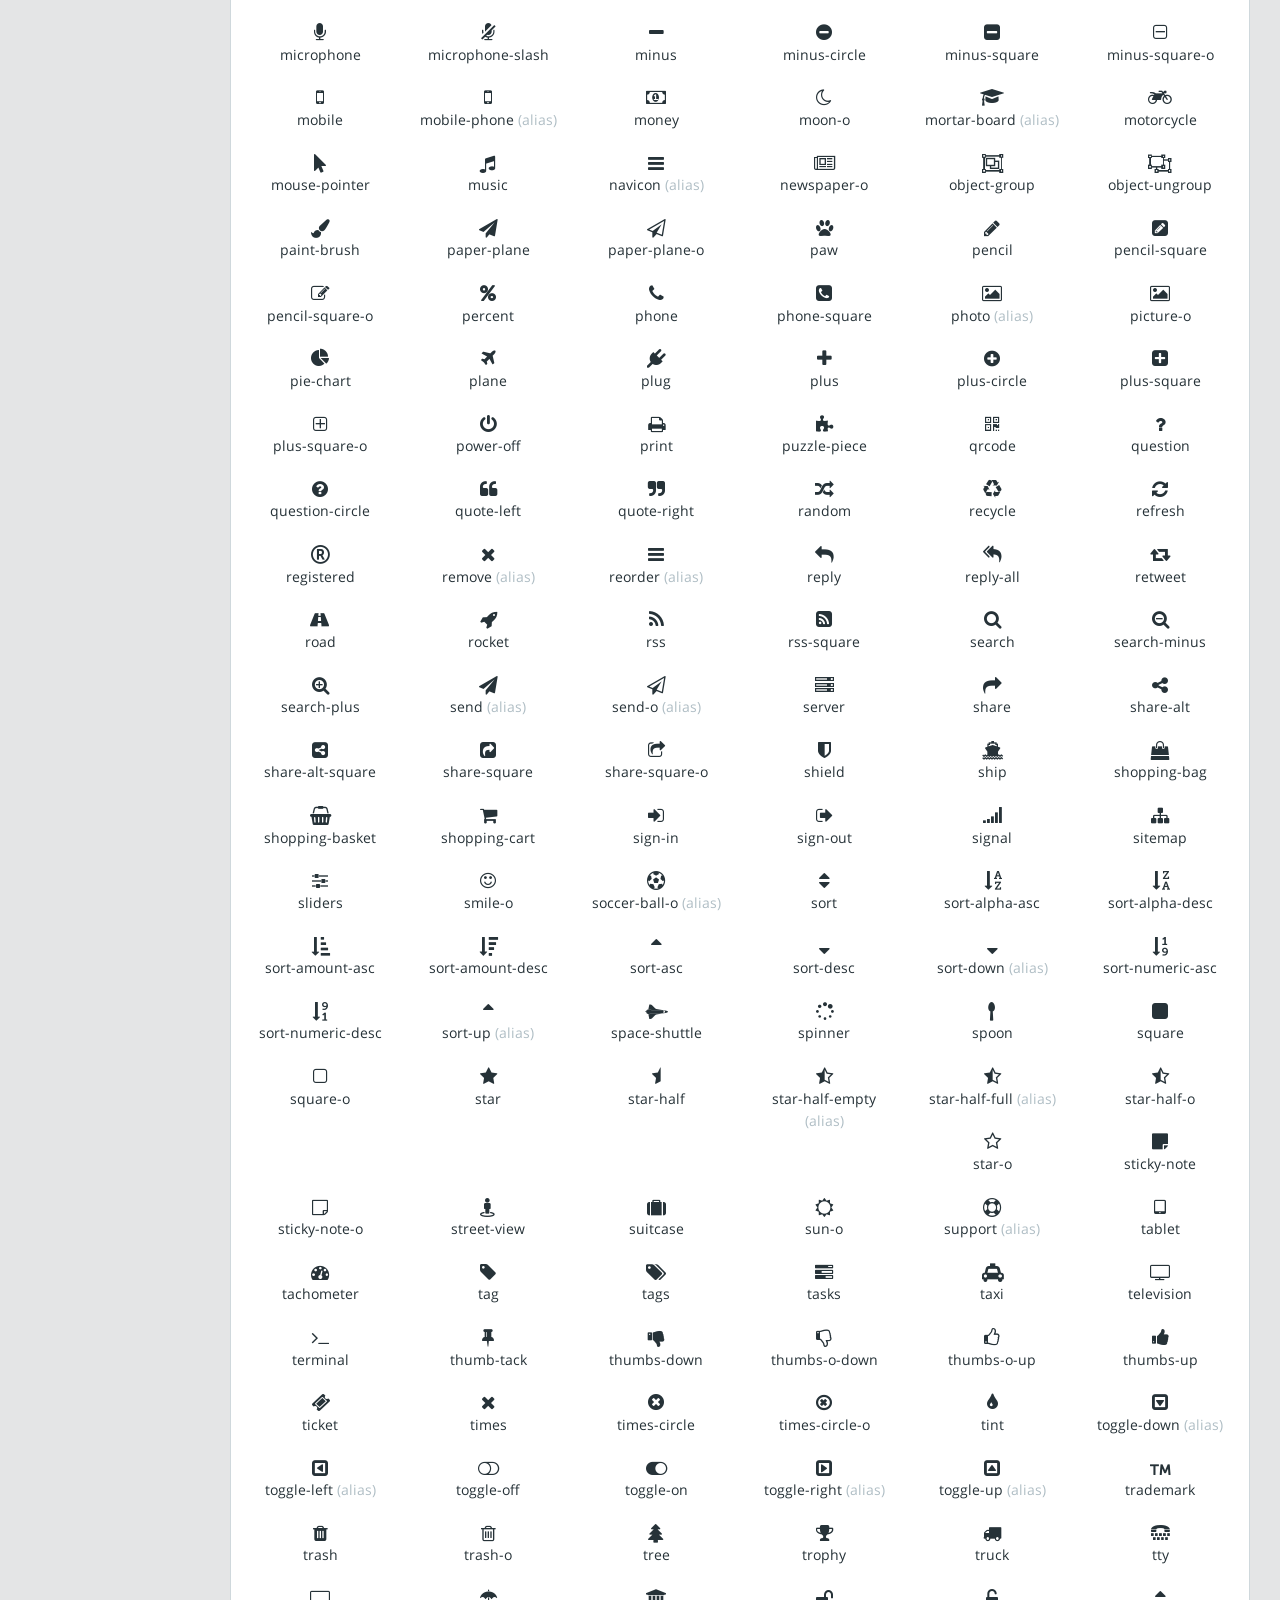
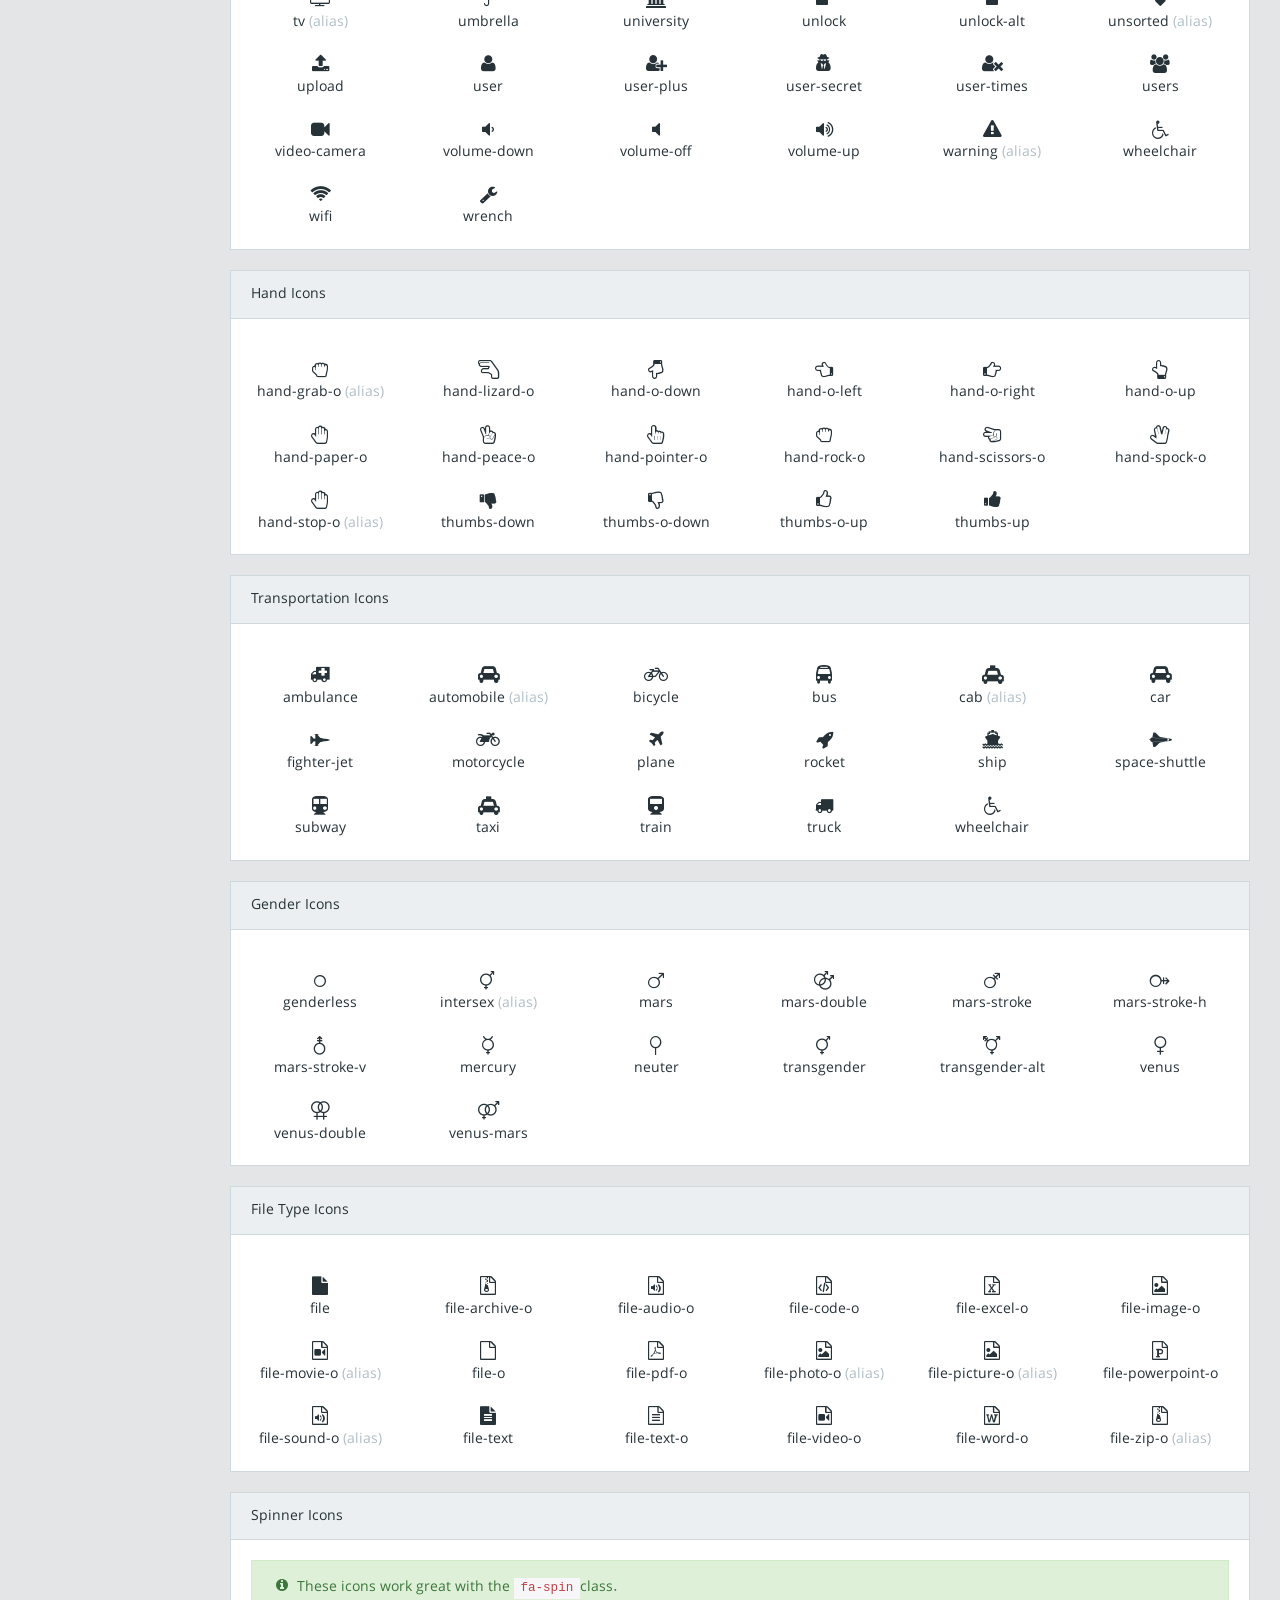
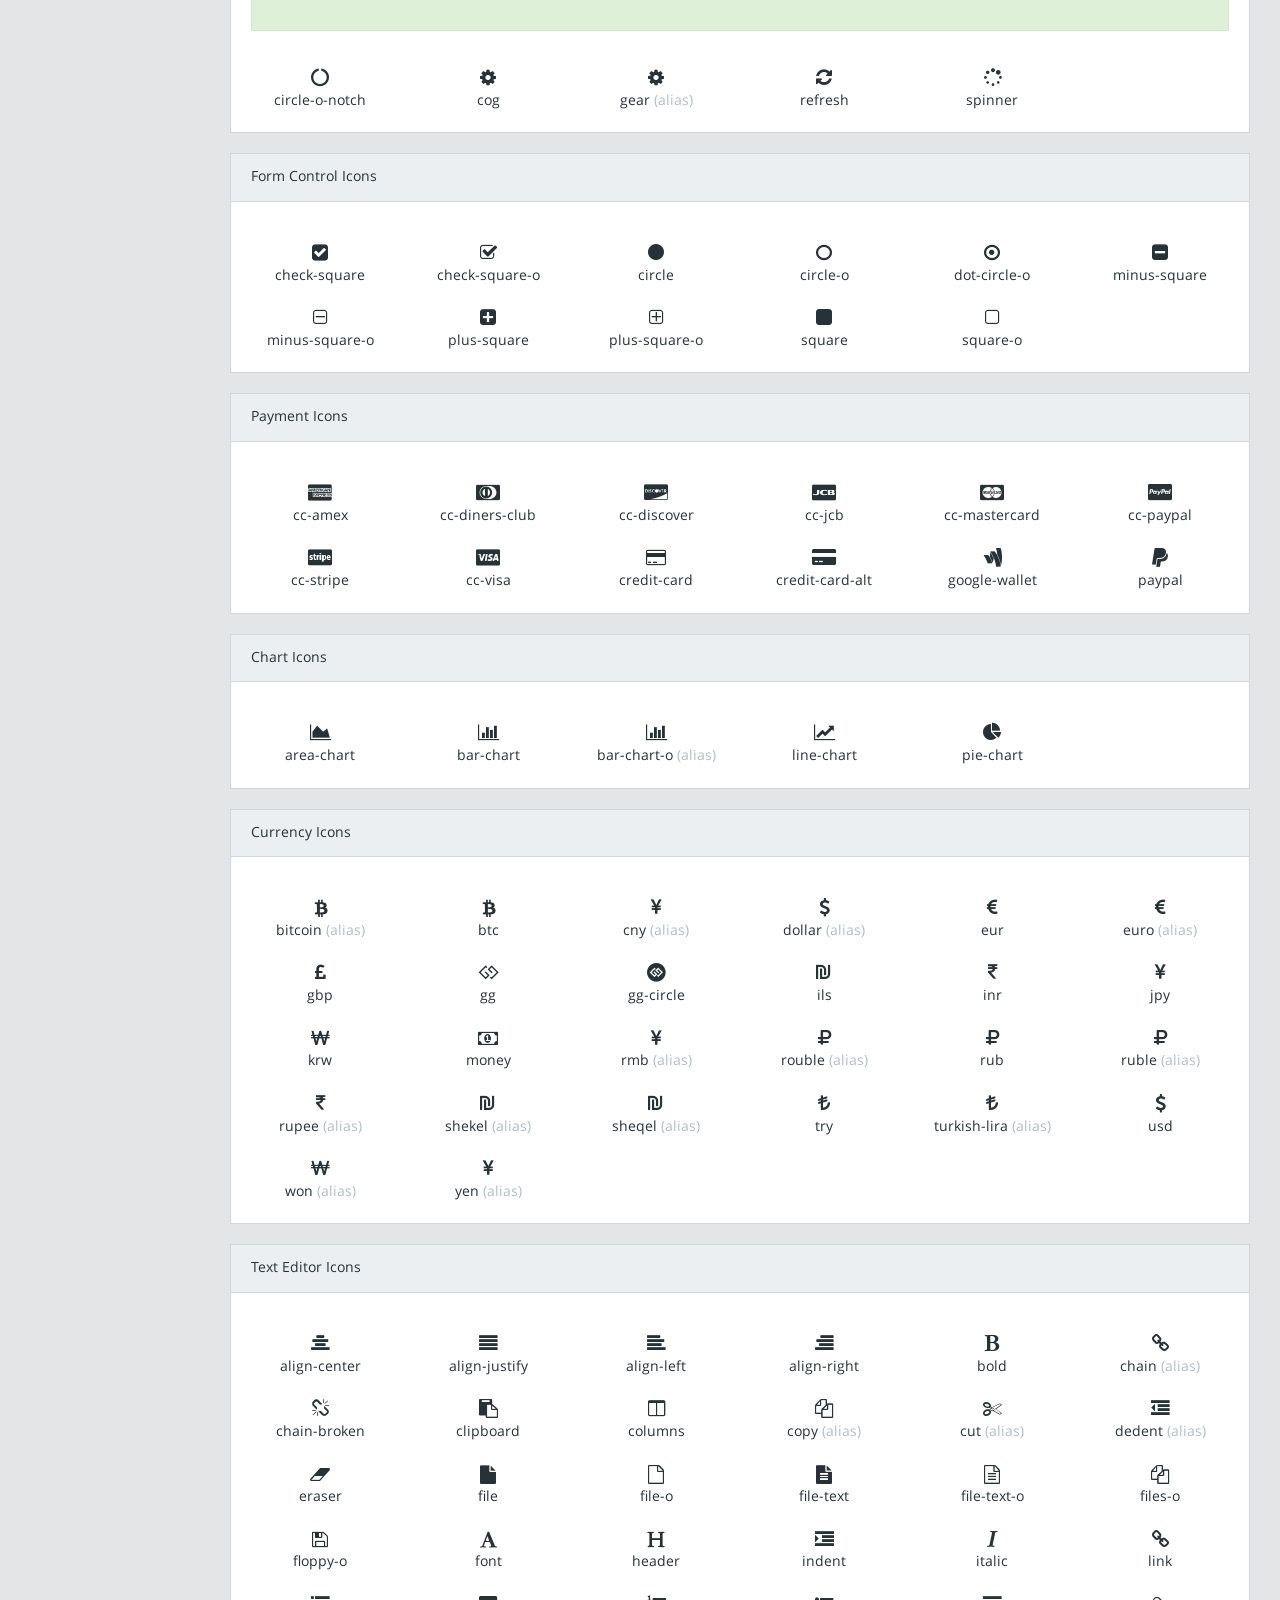
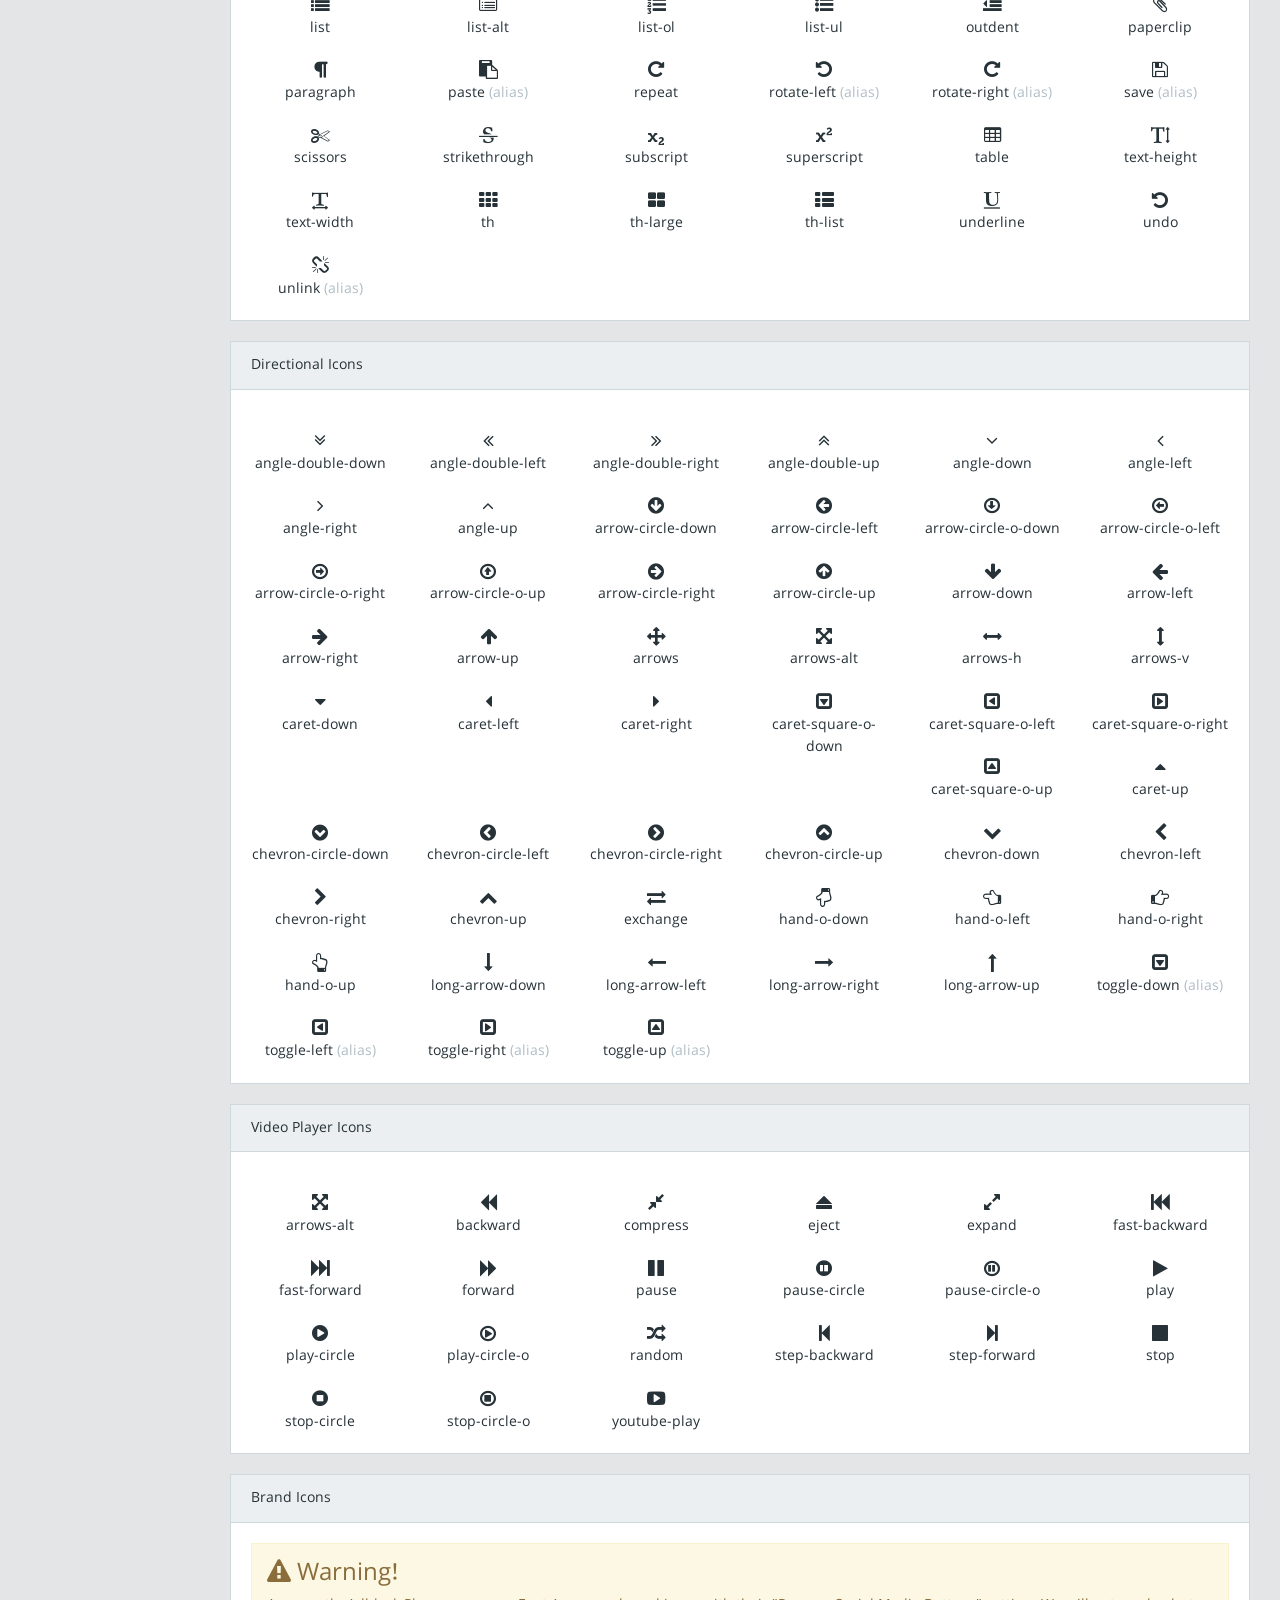
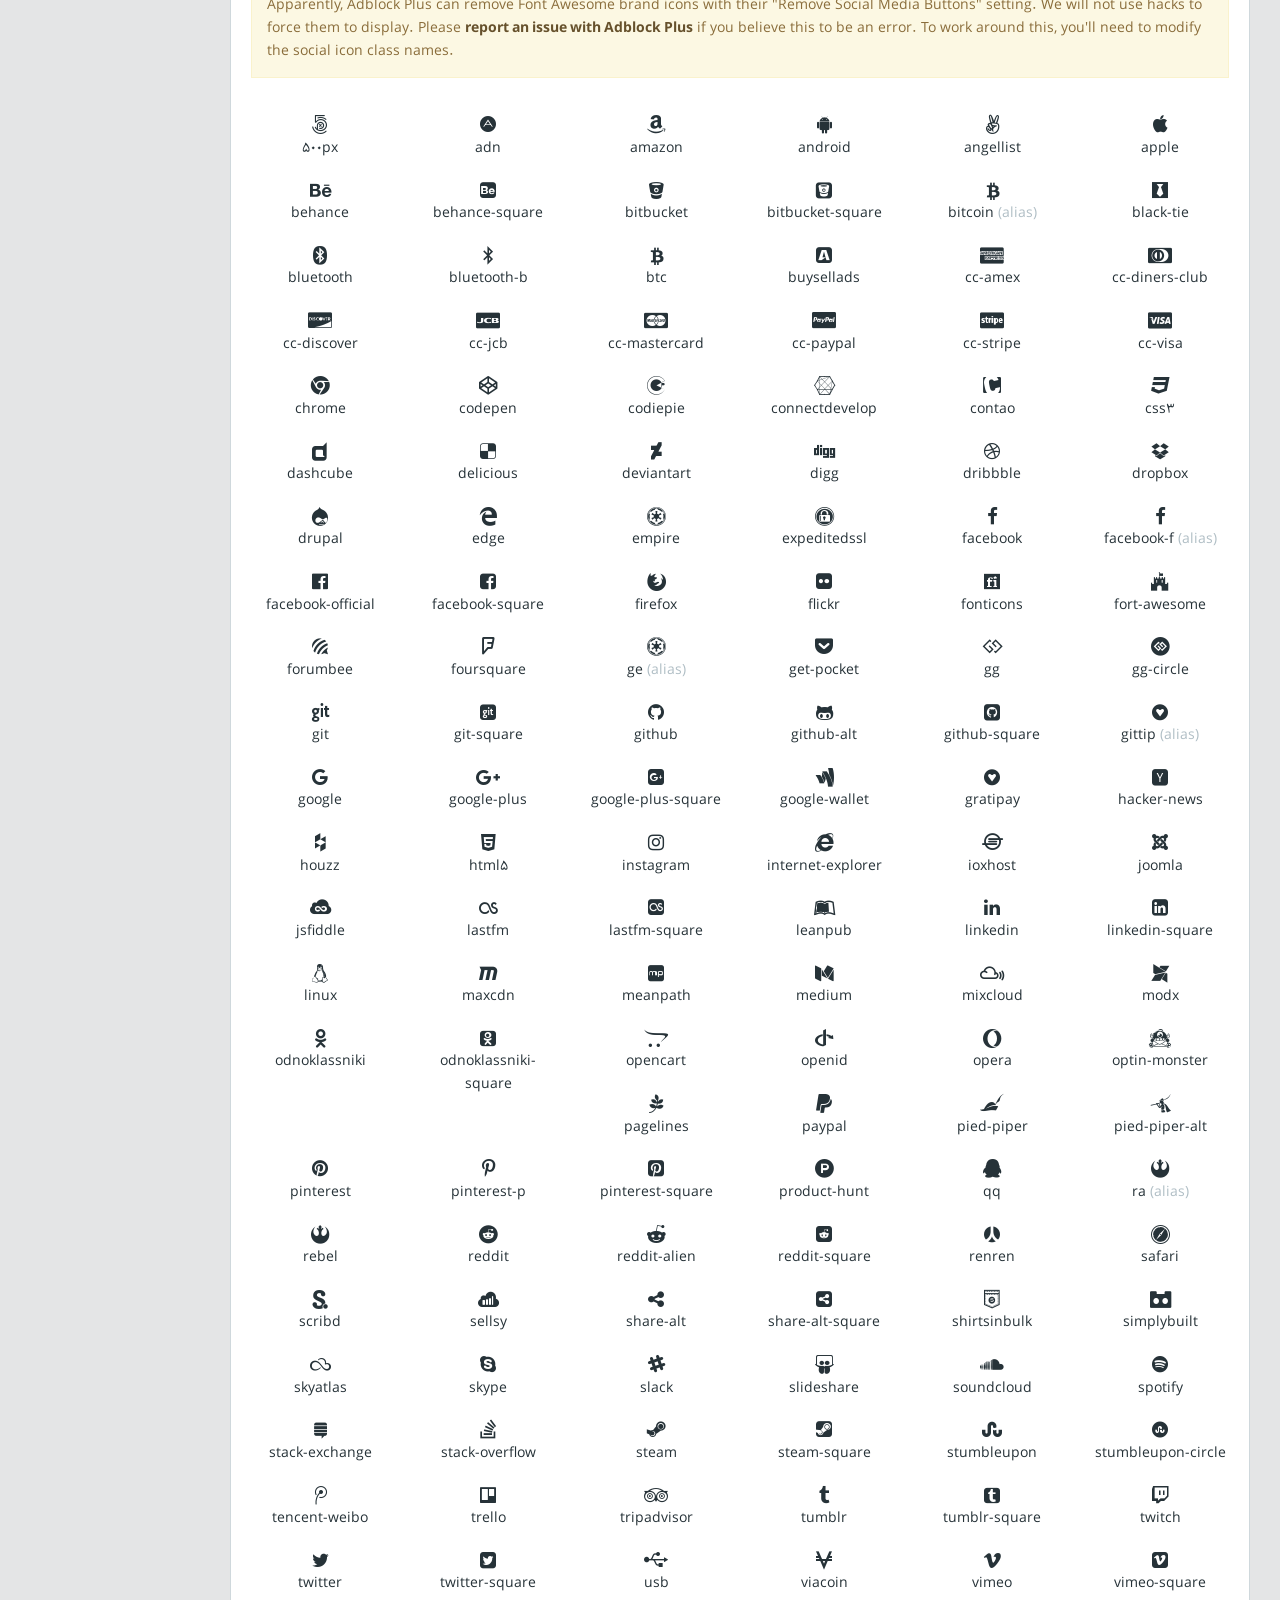
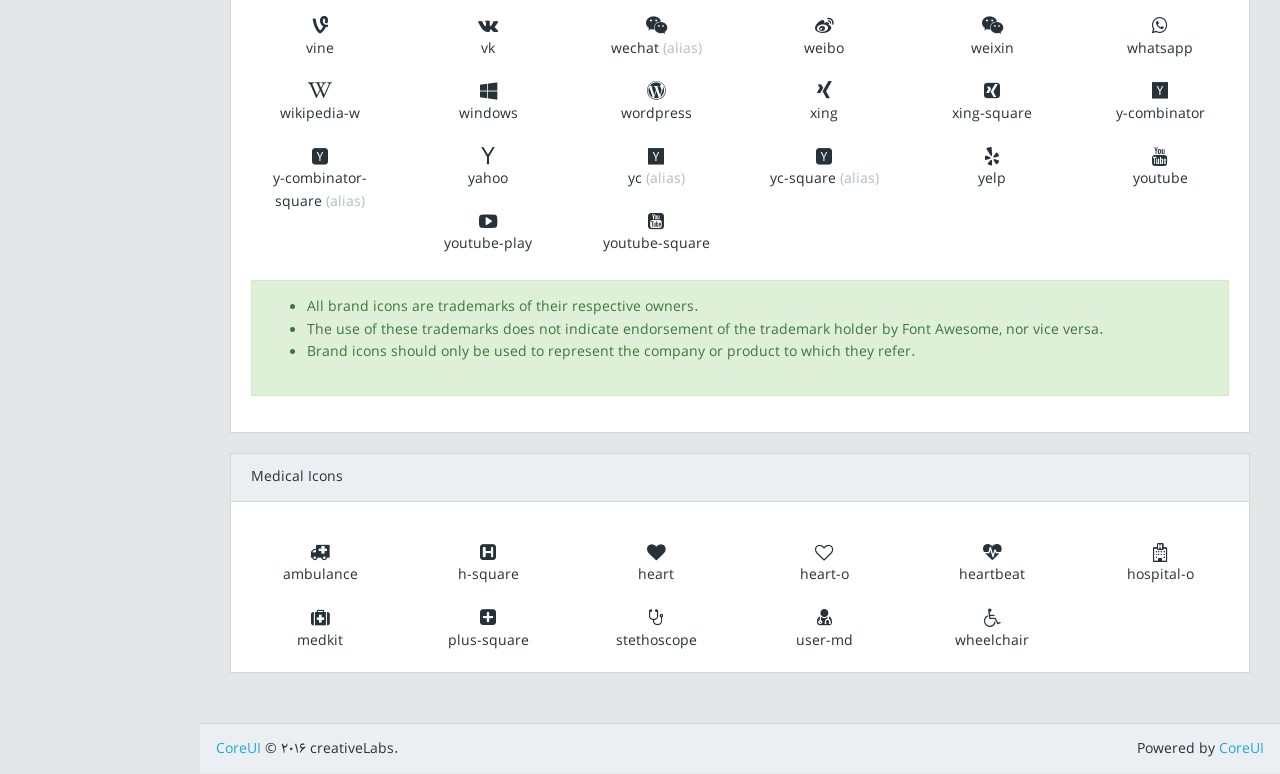
<file: npanel/icons-font-awesome.html>
<!--
 * CoreUI - Open Source Bootstrap Admin Template
 * @version v1.0.0-alpha.2
 * @link http://coreui.io
 * Copyright (c) 2016 creativeLabs Łukasz Holeczek
 * @license MIT
 -->
<!DOCTYPE html>
<html lang="en">

<head>
    <meta charset="utf-8">
    <meta http-equiv="X-UA-Compatible" content="IE=edge">
    <meta name="viewport" content="width=device-width, initial-scale=1, shrink-to-fit=no">
    <meta name="description" content="CoreUI Bootstrap 4 Admin Template">
    <meta name="author" content="Lukasz Holeczek">
    <meta name="keyword" content="CoreUI Bootstrap 4 Admin Template">
    <!-- <link rel="shortcut icon" href="assets/ico/favicon.png"> -->
    <title>CoreUI Bootstrap 4 Admin Template</title>
    <!-- Icons -->
    <link href="css/font-awesome.min.css" rel="stylesheet">
    <link href="css/simple-line-icons.css" rel="stylesheet">
    <!-- Main styles for this application -->
    <link href="css/style.css" rel="stylesheet">
</head>
<!-- BODY options, add following classes to body to change options
		1. 'compact-nav'     	  - Switch sidebar to minified version (width 50px)
		2. 'sidebar-nav'		  - Navigation on the left
			2.1. 'sidebar-off-canvas'	- Off-Canvas
				2.1.1 'sidebar-off-canvas-push'	- Off-Canvas which move content
				2.1.2 'sidebar-off-canvas-with-shadow'	- Add shadow to body elements
		3. 'fixed-nav'			  - Fixed navigation
		4. 'navbar-fixed'		  - Fixed navbar
	-->

<body class="navbar-fixed sidebar-nav fixed-nav">
    <header class="navbar">
        <div class="container-fluid">
            <button class="navbar-toggler mobile-toggler hidden-lg-up" type="button">&#9776;</button>
            <a class="navbar-brand" href="#"></a>
            <ul class="nav navbar-nav hidden-md-down">
                <li class="nav-item">
                    <a class="nav-link navbar-toggler layout-toggler" href="#">&#9776;</a>
                </li>
                <li class="nav-item p-x-1">
                    <a class="nav-link" href="#">Dashboard</a>
                </li>
                <li class="nav-item p-x-1">
                    <a class="nav-link" href="#">Users</a>
                </li>
                <li class="nav-item p-x-1">
                    <a class="nav-link" href="#">Settings</a>
                </li>
            </ul>
            <ul class="nav navbar-nav pull-right hidden-md-down">
                <li class="nav-item">
                    <a class="nav-link" href="#"><i class="icon-bell"></i><span class="tag tag-pill tag-danger">5</span></a>
                </li>
                <li class="nav-item">
                    <a class="nav-link" href="#"><i class="icon-list"></i></a>
                </li>
                <li class="nav-item">
                    <a class="nav-link" href="#"><i class="icon-location-pin"></i></a>
                </li>
                <li class="nav-item dropdown">
                    <a class="nav-link dropdown-toggle nav-link" data-toggle="dropdown" href="#" role="button" aria-haspopup="true" aria-expanded="false">
                        <img src="img/avatars/6.jpg" class="img-avatar" alt="admin@bootstrapmaster.com">
                        <span class="hidden-md-down">admin</span>
                    </a>
                    <div class="dropdown-menu dropdown-menu-right">
                        <div class="dropdown-header text-xs-center">
                            <strong>Account</strong>
                        </div>
                        <a class="dropdown-item" href="#"><i class="fa fa-bell-o"></i> Updates<span class="tag tag-info">42</span></a>
                        <a class="dropdown-item" href="#"><i class="fa fa-envelope-o"></i> Messages<span class="tag tag-success">42</span></a>
                        <a class="dropdown-item" href="#"><i class="fa fa-tasks"></i> Tasks<span class="tag tag-danger">42</span></a>
                        <a class="dropdown-item" href="#"><i class="fa fa-comments"></i> Comments<span class="tag tag-warning">42</span></a>
                        <div class="dropdown-header text-xs-center">
                            <strong>Settings</strong>
                        </div>
                        <a class="dropdown-item" href="#"><i class="fa fa-user"></i> Profile</a>
                        <a class="dropdown-item" href="#"><i class="fa fa-wrench"></i> Settings</a>
                        <a class="dropdown-item" href="#"><i class="fa fa-usd"></i> Payments<span class="tag tag-default">42</span></a>
                        <a class="dropdown-item" href="#"><i class="fa fa-file"></i> Projects<span class="tag tag-primary">42</span></a>
                        <div class="divider"></div>
                        <a class="dropdown-item" href="#"><i class="fa fa-shield"></i> Lock Account</a>
                        <a class="dropdown-item" href="#"><i class="fa fa-lock"></i> Logout</a>
                    </div>
                </li>
                <li class="nav-item">
                    <a class="nav-link navbar-toggler aside-toggle" href="#">&#9776;</a>
                </li>
            </ul>
        </div>
    </header>
    <div class="sidebar">
        <nav class="sidebar-nav">
            <ul class="nav">
                <li class="nav-item">
                    <a class="nav-link" href="index.html"><i class="icon-speedometer"></i> Dashboard <span class="tag tag-info">NEW</span></a>
                </li>
                <li class="nav-title">
                    UI Elements
                </li>
                <li class="nav-item nav-dropdown">
                    <a class="nav-link nav-dropdown-toggle" href="#"><i class="icon-puzzle"></i> Components</a>
                    <ul class="nav-dropdown-items">
                        <li class="nav-item">
                            <a class="nav-link" href="components-buttons.html"><i class="icon-puzzle"></i> Buttons</a>
                        </li>
                        <li class="nav-item">
                            <a class="nav-link" href="components-social-buttons.html"><i class="icon-puzzle"></i> Social Buttons</a>
                        </li>
                        <li class="nav-item">
                            <a class="nav-link" href="components-cards.html"><i class="icon-puzzle"></i> Cards</a>
                        </li>
                        <li class="nav-item">
                            <a class="nav-link" href="components-forms.html"><i class="icon-puzzle"></i> Forms</a>
                        </li>
                        <li class="nav-item">
                            <a class="nav-link" href="components-switches.html"><i class="icon-puzzle"></i> Switches</a>
                        </li>
                        <li class="nav-item">
                            <a class="nav-link" href="components-tables.html"><i class="icon-puzzle"></i> Tables</a>
                        </li>
                    </ul>
                </li>
                <li class="nav-item nav-dropdown">
                    <a class="nav-link nav-dropdown-toggle" href="#"><i class="icon-star"></i> Icons</a>
                    <ul class="nav-dropdown-items">
                        <li class="nav-item">
                            <a class="nav-link" href="icons-font-awesome.html"><i class="icon-star"></i> Font Awesome</a>
                        </li>
                        <li class="nav-item">
                            <a class="nav-link" href="icons-simple-line-icons.html"><i class="icon-star"></i> Simple Line Icons</a>
                        </li>
                    </ul>
                </li>
                <li class="nav-item">
                    <a class="nav-link" href="widgets.html"><i class="icon-calculator"></i> Widgets <span class="tag tag-info">NEW</span></a>
                </li>
                <li class="nav-item">
                    <a class="nav-link" href="charts.html"><i class="icon-pie-chart"></i> Charts</a>
                </li>
                <li class="divider"></li>
                <li class="nav-title">
                    Extras
                </li>
                <li class="nav-item nav-dropdown">
                    <a class="nav-link nav-dropdown-toggle" href="#"><i class="icon-star"></i> Pages</a>
                    <ul class="nav-dropdown-items">
                        <li class="nav-item">
                            <a class="nav-link" href="pages-login.html" target="_top"><i class="icon-star"></i> Login</a>
                        </li>
                        <li class="nav-item">
                            <a class="nav-link" href="pages-register.html" target="_top"><i class="icon-star"></i> Register</a>
                        </li>
                        <li class="nav-item">
                            <a class="nav-link" href="pages-404.html" target="_top"><i class="icon-star"></i> Error 404</a>
                        </li>
                        <li class="nav-item">
                            <a class="nav-link" href="pages-500.html" target="_top"><i class="icon-star"></i> Error 500</a>
                        </li>
                    </ul>
                </li>
            </ul>
        </nav>
    </div>
    <!-- Main content -->
    <main class="main">
        <!-- Breadcrumb -->
        <ol class="breadcrumb">
            <li class="breadcrumb-item">Home</li>
            <li class="breadcrumb-item"><a href="#">Admin</a>
            </li>
            <li class="breadcrumb-item active">Dashboard</li>
            <!-- Breadcrumb Menu-->
            <li class="breadcrumb-menu">
                <div class="btn-group" role="group" aria-label="Button group with nested dropdown">
                    <a class="btn btn-secondary" href="#"><i class="icon-speech"></i></a>
                    <a class="btn btn-secondary" href="./"><i class="icon-graph"></i> &nbsp;Dashboard</a>
                    <a class="btn btn-secondary" href="#"><i class="icon-settings"></i> &nbsp;Settings</a>
                </div>
            </li>
        </ol>
        <div class="container-fluid">
            <div class="animated fadeIn">
                <div class="card" id="new">
                    <div class="card-header">20 New Icons in 4.5</div>
                    <div class="card-block">
                        <div class="row text-xs-center">

                            <div class="col-xs-6 col-sm-4 col-md-3 col-lg-2">
                                <i class="fa fa-bluetooth fa-lg m-t-2"></i>
                                <br>bluetooth
                            </div>

                            <div class="col-xs-6 col-sm-4 col-md-3 col-lg-2">
                                <i class="fa fa-bluetooth-b fa-lg m-t-2"></i>
                                <br>bluetooth-b
                            </div>

                            <div class="col-xs-6 col-sm-4 col-md-3 col-lg-2">
                                <i class="fa fa-codiepie fa-lg m-t-2"></i>
                                <br>codiepie
                            </div>

                            <div class="col-xs-6 col-sm-4 col-md-3 col-lg-2">
                                <i class="fa fa-credit-card-alt fa-lg m-t-2"></i>
                                <br>credit-card-alt
                            </div>

                            <div class="col-xs-6 col-sm-4 col-md-3 col-lg-2">
                                <i class="fa fa-edge fa-lg m-t-2"></i>
                                <br>edge
                            </div>

                            <div class="col-xs-6 col-sm-4 col-md-3 col-lg-2">
                                <i class="fa fa-fort-awesome fa-lg m-t-2"></i>
                                <br>fort-awesome
                            </div>

                            <div class="col-xs-6 col-sm-4 col-md-3 col-lg-2">
                                <i class="fa fa-hashtag fa-lg m-t-2"></i>
                                <br>hashtag
                            </div>

                            <div class="col-xs-6 col-sm-4 col-md-3 col-lg-2">
                                <i class="fa fa-mixcloud fa-lg m-t-2"></i>
                                <br>mixcloud
                            </div>

                            <div class="col-xs-6 col-sm-4 col-md-3 col-lg-2">
                                <i class="fa fa-modx fa-lg m-t-2"></i>
                                <br>modx
                            </div>

                            <div class="col-xs-6 col-sm-4 col-md-3 col-lg-2">
                                <i class="fa fa-pause-circle fa-lg m-t-2"></i>
                                <br>pause-circle
                            </div>

                            <div class="col-xs-6 col-sm-4 col-md-3 col-lg-2">
                                <i class="fa fa-pause-circle-o fa-lg m-t-2"></i>
                                <br>pause-circle-o
                            </div>

                            <div class="col-xs-6 col-sm-4 col-md-3 col-lg-2">
                                <i class="fa fa-percent fa-lg m-t-2"></i>
                                <br>percent
                            </div>

                            <div class="col-xs-6 col-sm-4 col-md-3 col-lg-2">
                                <i class="fa fa-product-hunt fa-lg m-t-2"></i>
                                <br>product-hunt
                            </div>

                            <div class="col-xs-6 col-sm-4 col-md-3 col-lg-2">
                                <i class="fa fa-reddit-alien fa-lg m-t-2"></i>
                                <br>reddit-alien
                            </div>

                            <div class="col-xs-6 col-sm-4 col-md-3 col-lg-2">
                                <i class="fa fa-scribd fa-lg m-t-2"></i>
                                <br>scribd
                            </div>

                            <div class="col-xs-6 col-sm-4 col-md-3 col-lg-2">
                                <i class="fa fa-shopping-bag fa-lg m-t-2"></i>
                                <br>shopping-bag
                            </div>

                            <div class="col-xs-6 col-sm-4 col-md-3 col-lg-2">
                                <i class="fa fa-shopping-basket fa-lg m-t-2"></i>
                                <br>shopping-basket
                            </div>

                            <div class="col-xs-6 col-sm-4 col-md-3 col-lg-2">
                                <i class="fa fa-stop-circle fa-lg m-t-2"></i>
                                <br>stop-circle
                            </div>

                            <div class="col-xs-6 col-sm-4 col-md-3 col-lg-2">
                                <i class="fa fa-stop-circle-o fa-lg m-t-2"></i>
                                <br>stop-circle-o
                            </div>

                            <div class="col-xs-6 col-sm-4 col-md-3 col-lg-2">
                                <i class="fa fa-usb fa-lg m-t-2"></i>
                                <br>usb
                            </div>

                        </div>

                    </div>
                </div>

                <div class="card" id="web-application">
                    <div class="card-header">Web Application Icons</div>
                    <div class="card-block">
                        <div class="row text-xs-center">

                            <div class="col-xs-6 col-sm-4 col-md-3 col-lg-2">
                                <i class="fa fa-adjust fa-lg m-t-2"></i>
                                <br>adjust
                            </div>

                            <div class="col-xs-6 col-sm-4 col-md-3 col-lg-2">
                                <i class="fa fa-anchor fa-lg m-t-2"></i>
                                <br>anchor
                            </div>

                            <div class="col-xs-6 col-sm-4 col-md-3 col-lg-2">
                                <i class="fa fa-archive fa-lg m-t-2"></i>
                                <br>archive
                            </div>

                            <div class="col-xs-6 col-sm-4 col-md-3 col-lg-2">
                                <i class="fa fa-area-chart fa-lg m-t-2"></i>
                                <br>area-chart
                            </div>

                            <div class="col-xs-6 col-sm-4 col-md-3 col-lg-2">
                                <i class="fa fa-arrows fa-lg m-t-2"></i>
                                <br>arrows
                            </div>

                            <div class="col-xs-6 col-sm-4 col-md-3 col-lg-2">
                                <i class="fa fa-arrows-h fa-lg m-t-2"></i>
                                <br>arrows-h
                            </div>

                            <div class="col-xs-6 col-sm-4 col-md-3 col-lg-2">
                                <i class="fa fa-arrows-v fa-lg m-t-2"></i>
                                <br>arrows-v
                            </div>

                            <div class="col-xs-6 col-sm-4 col-md-3 col-lg-2">
                                <i class="fa fa-asterisk fa-lg m-t-2"></i>
                                <br>asterisk
                            </div>

                            <div class="col-xs-6 col-sm-4 col-md-3 col-lg-2">
                                <i class="fa fa-at fa-lg m-t-2"></i>
                                <br>at
                            </div>

                            <div class="col-xs-6 col-sm-4 col-md-3 col-lg-2">
                                <i class="fa fa-automobile fa-lg m-t-2"></i>
                                <br>automobile
                                <span class="text-muted">(alias)</span>
                            </div>

                            <div class="col-xs-6 col-sm-4 col-md-3 col-lg-2">
                                <i class="fa fa-balance-scale fa-lg m-t-2"></i>
                                <br>balance-scale
                            </div>

                            <div class="col-xs-6 col-sm-4 col-md-3 col-lg-2">
                                <i class="fa fa-ban fa-lg m-t-2"></i>
                                <br>ban
                            </div>

                            <div class="col-xs-6 col-sm-4 col-md-3 col-lg-2">
                                <i class="fa fa-bank fa-lg m-t-2"></i>
                                <br>bank
                                <span class="text-muted">(alias)</span>
                            </div>

                            <div class="col-xs-6 col-sm-4 col-md-3 col-lg-2">
                                <i class="fa fa-bar-chart fa-lg m-t-2"></i>
                                <br>bar-chart
                            </div>

                            <div class="col-xs-6 col-sm-4 col-md-3 col-lg-2">
                                <i class="fa fa-bar-chart-o fa-lg m-t-2"></i>
                                <br>bar-chart-o
                                <span class="text-muted">(alias)</span>
                            </div>

                            <div class="col-xs-6 col-sm-4 col-md-3 col-lg-2">
                                <i class="fa fa-barcode fa-lg m-t-2"></i>
                                <br>barcode
                            </div>

                            <div class="col-xs-6 col-sm-4 col-md-3 col-lg-2">
                                <i class="fa fa-bars fa-lg m-t-2"></i>
                                <br>bars
                            </div>

                            <div class="col-xs-6 col-sm-4 col-md-3 col-lg-2">
                                <i class="fa fa-battery-0 fa-lg m-t-2"></i>
                                <br>battery-0
                                <span class="text-muted">(alias)</span>
                            </div>

                            <div class="col-xs-6 col-sm-4 col-md-3 col-lg-2">
                                <i class="fa fa-battery-1 fa-lg m-t-2"></i>
                                <br>battery-1
                                <span class="text-muted">(alias)</span>
                            </div>

                            <div class="col-xs-6 col-sm-4 col-md-3 col-lg-2">
                                <i class="fa fa-battery-2 fa-lg m-t-2"></i>
                                <br>battery-2
                                <span class="text-muted">(alias)</span>
                            </div>

                            <div class="col-xs-6 col-sm-4 col-md-3 col-lg-2">
                                <i class="fa fa-battery-3 fa-lg m-t-2"></i>
                                <br>battery-3
                                <span class="text-muted">(alias)</span>
                            </div>

                            <div class="col-xs-6 col-sm-4 col-md-3 col-lg-2">
                                <i class="fa fa-battery-4 fa-lg m-t-2"></i>
                                <br>battery-4
                                <span class="text-muted">(alias)</span>
                            </div>

                            <div class="col-xs-6 col-sm-4 col-md-3 col-lg-2">
                                <i class="fa fa-battery-empty fa-lg m-t-2"></i>
                                <br>battery-empty
                            </div>

                            <div class="col-xs-6 col-sm-4 col-md-3 col-lg-2">
                                <i class="fa fa-battery-full fa-lg m-t-2"></i>
                                <br>battery-full
                            </div>

                            <div class="col-xs-6 col-sm-4 col-md-3 col-lg-2">
                                <i class="fa fa-battery-half fa-lg m-t-2"></i>
                                <br>battery-half
                            </div>

                            <div class="col-xs-6 col-sm-4 col-md-3 col-lg-2">
                                <i class="fa fa-battery-quarter fa-lg m-t-2"></i>
                                <br>battery-quarter
                            </div>

                            <div class="col-xs-6 col-sm-4 col-md-3 col-lg-2">
                                <i class="fa fa-battery-three-quarters fa-lg m-t-2"></i>
                                <br>battery-three-quarters
                            </div>

                            <div class="col-xs-6 col-sm-4 col-md-3 col-lg-2">
                                <i class="fa fa-bed fa-lg m-t-2"></i>
                                <br>bed
                            </div>

                            <div class="col-xs-6 col-sm-4 col-md-3 col-lg-2">
                                <i class="fa fa-beer fa-lg m-t-2"></i>
                                <br>beer
                            </div>

                            <div class="col-xs-6 col-sm-4 col-md-3 col-lg-2">
                                <i class="fa fa-bell fa-lg m-t-2"></i>
                                <br>bell
                            </div>

                            <div class="col-xs-6 col-sm-4 col-md-3 col-lg-2">
                                <i class="fa fa-bell-o fa-lg m-t-2"></i>
                                <br>bell-o
                            </div>

                            <div class="col-xs-6 col-sm-4 col-md-3 col-lg-2">
                                <i class="fa fa-bell-slash fa-lg m-t-2"></i>
                                <br>bell-slash
                            </div>

                            <div class="col-xs-6 col-sm-4 col-md-3 col-lg-2">
                                <i class="fa fa-bell-slash-o fa-lg m-t-2"></i>
                                <br>bell-slash-o
                            </div>

                            <div class="col-xs-6 col-sm-4 col-md-3 col-lg-2">
                                <i class="fa fa-bicycle fa-lg m-t-2"></i>
                                <br>bicycle
                            </div>

                            <div class="col-xs-6 col-sm-4 col-md-3 col-lg-2">
                                <i class="fa fa-binoculars fa-lg m-t-2"></i>
                                <br>binoculars
                            </div>

                            <div class="col-xs-6 col-sm-4 col-md-3 col-lg-2">
                                <i class="fa fa-birthday-cake fa-lg m-t-2"></i>
                                <br>birthday-cake
                            </div>

                            <div class="col-xs-6 col-sm-4 col-md-3 col-lg-2">
                                <i class="fa fa-bluetooth fa-lg m-t-2"></i>
                                <br>bluetooth
                            </div>

                            <div class="col-xs-6 col-sm-4 col-md-3 col-lg-2">
                                <i class="fa fa-bluetooth-b fa-lg m-t-2"></i>
                                <br>bluetooth-b
                            </div>

                            <div class="col-xs-6 col-sm-4 col-md-3 col-lg-2">
                                <i class="fa fa-bolt fa-lg m-t-2"></i>
                                <br>bolt
                            </div>

                            <div class="col-xs-6 col-sm-4 col-md-3 col-lg-2">
                                <i class="fa fa-bomb fa-lg m-t-2"></i>
                                <br>bomb
                            </div>

                            <div class="col-xs-6 col-sm-4 col-md-3 col-lg-2">
                                <i class="fa fa-book fa-lg m-t-2"></i>
                                <br>book
                            </div>

                            <div class="col-xs-6 col-sm-4 col-md-3 col-lg-2">
                                <i class="fa fa-bookmark fa-lg m-t-2"></i>
                                <br>bookmark
                            </div>

                            <div class="col-xs-6 col-sm-4 col-md-3 col-lg-2">
                                <i class="fa fa-bookmark-o fa-lg m-t-2"></i>
                                <br>bookmark-o
                            </div>

                            <div class="col-xs-6 col-sm-4 col-md-3 col-lg-2">
                                <i class="fa fa-briefcase fa-lg m-t-2"></i>
                                <br>briefcase
                            </div>

                            <div class="col-xs-6 col-sm-4 col-md-3 col-lg-2">
                                <i class="fa fa-bug fa-lg m-t-2"></i>
                                <br>bug
                            </div>

                            <div class="col-xs-6 col-sm-4 col-md-3 col-lg-2">
                                <i class="fa fa-building fa-lg m-t-2"></i>
                                <br>building
                            </div>

                            <div class="col-xs-6 col-sm-4 col-md-3 col-lg-2">
                                <i class="fa fa-building-o fa-lg m-t-2"></i>
                                <br>building-o
                            </div>

                            <div class="col-xs-6 col-sm-4 col-md-3 col-lg-2">
                                <i class="fa fa-bullhorn fa-lg m-t-2"></i>
                                <br>bullhorn
                            </div>

                            <div class="col-xs-6 col-sm-4 col-md-3 col-lg-2">
                                <i class="fa fa-bullseye fa-lg m-t-2"></i>
                                <br>bullseye
                            </div>

                            <div class="col-xs-6 col-sm-4 col-md-3 col-lg-2">
                                <i class="fa fa-bus fa-lg m-t-2"></i>
                                <br>bus
                            </div>

                            <div class="col-xs-6 col-sm-4 col-md-3 col-lg-2">
                                <i class="fa fa-cab fa-lg m-t-2"></i>
                                <br>cab
                                <span class="text-muted">(alias)</span>
                            </div>

                            <div class="col-xs-6 col-sm-4 col-md-3 col-lg-2">
                                <i class="fa fa-calculator fa-lg m-t-2"></i>
                                <br>calculator
                            </div>

                            <div class="col-xs-6 col-sm-4 col-md-3 col-lg-2">
                                <i class="fa fa-calendar fa-lg m-t-2"></i>
                                <br>calendar
                            </div>

                            <div class="col-xs-6 col-sm-4 col-md-3 col-lg-2">
                                <i class="fa fa-calendar-check-o fa-lg m-t-2"></i>
                                <br>calendar-check-o
                            </div>

                            <div class="col-xs-6 col-sm-4 col-md-3 col-lg-2">
                                <i class="fa fa-calendar-minus-o fa-lg m-t-2"></i>
                                <br>calendar-minus-o
                            </div>

                            <div class="col-xs-6 col-sm-4 col-md-3 col-lg-2">
                                <i class="fa fa-calendar-o fa-lg m-t-2"></i>
                                <br>calendar-o
                            </div>

                            <div class="col-xs-6 col-sm-4 col-md-3 col-lg-2">
                                <i class="fa fa-calendar-plus-o fa-lg m-t-2"></i>
                                <br>calendar-plus-o
                            </div>

                            <div class="col-xs-6 col-sm-4 col-md-3 col-lg-2">
                                <i class="fa fa-calendar-times-o fa-lg m-t-2"></i>
                                <br>calendar-times-o
                            </div>

                            <div class="col-xs-6 col-sm-4 col-md-3 col-lg-2">
                                <i class="fa fa-camera fa-lg m-t-2"></i>
                                <br>camera
                            </div>

                            <div class="col-xs-6 col-sm-4 col-md-3 col-lg-2">
                                <i class="fa fa-camera-retro fa-lg m-t-2"></i>
                                <br>camera-retro
                            </div>

                            <div class="col-xs-6 col-sm-4 col-md-3 col-lg-2">
                                <i class="fa fa-car fa-lg m-t-2"></i>
                                <br>car
                            </div>

                            <div class="col-xs-6 col-sm-4 col-md-3 col-lg-2">
                                <i class="fa fa-caret-square-o-down fa-lg m-t-2"></i>
                                <br>caret-square-o-down
                            </div>

                            <div class="col-xs-6 col-sm-4 col-md-3 col-lg-2">
                                <i class="fa fa-caret-square-o-left fa-lg m-t-2"></i>
                                <br>caret-square-o-left
                            </div>

                            <div class="col-xs-6 col-sm-4 col-md-3 col-lg-2">
                                <i class="fa fa-caret-square-o-right fa-lg m-t-2"></i>
                                <br>caret-square-o-right
                            </div>

                            <div class="col-xs-6 col-sm-4 col-md-3 col-lg-2">
                                <i class="fa fa-caret-square-o-up fa-lg m-t-2"></i>
                                <br>caret-square-o-up
                            </div>

                            <div class="col-xs-6 col-sm-4 col-md-3 col-lg-2">
                                <i class="fa fa-cart-arrow-down fa-lg m-t-2"></i>
                                <br>cart-arrow-down
                            </div>

                            <div class="col-xs-6 col-sm-4 col-md-3 col-lg-2">
                                <i class="fa fa-cart-plus fa-lg m-t-2"></i>
                                <br>cart-plus
                            </div>

                            <div class="col-xs-6 col-sm-4 col-md-3 col-lg-2">
                                <i class="fa fa-cc fa-lg m-t-2"></i>
                                <br>cc
                            </div>

                            <div class="col-xs-6 col-sm-4 col-md-3 col-lg-2">
                                <i class="fa fa-certificate fa-lg m-t-2"></i>
                                <br>certificate
                            </div>

                            <div class="col-xs-6 col-sm-4 col-md-3 col-lg-2">
                                <i class="fa fa-check fa-lg m-t-2"></i>
                                <br>check
                            </div>

                            <div class="col-xs-6 col-sm-4 col-md-3 col-lg-2">
                                <i class="fa fa-check-circle fa-lg m-t-2"></i>
                                <br>check-circle
                            </div>

                            <div class="col-xs-6 col-sm-4 col-md-3 col-lg-2">
                                <i class="fa fa-check-circle-o fa-lg m-t-2"></i>
                                <br>check-circle-o
                            </div>

                            <div class="col-xs-6 col-sm-4 col-md-3 col-lg-2">
                                <i class="fa fa-check-square fa-lg m-t-2"></i>
                                <br>check-square
                            </div>

                            <div class="col-xs-6 col-sm-4 col-md-3 col-lg-2">
                                <i class="fa fa-check-square-o fa-lg m-t-2"></i>
                                <br>check-square-o
                            </div>

                            <div class="col-xs-6 col-sm-4 col-md-3 col-lg-2">
                                <i class="fa fa-child fa-lg m-t-2"></i>
                                <br>child
                            </div>

                            <div class="col-xs-6 col-sm-4 col-md-3 col-lg-2">
                                <i class="fa fa-circle fa-lg m-t-2"></i>
                                <br>circle
                            </div>

                            <div class="col-xs-6 col-sm-4 col-md-3 col-lg-2">
                                <i class="fa fa-circle-o fa-lg m-t-2"></i>
                                <br>circle-o
                            </div>

                            <div class="col-xs-6 col-sm-4 col-md-3 col-lg-2">
                                <i class="fa fa-circle-o-notch fa-lg m-t-2"></i>
                                <br>circle-o-notch
                            </div>

                            <div class="col-xs-6 col-sm-4 col-md-3 col-lg-2">
                                <i class="fa fa-circle-thin fa-lg m-t-2"></i>
                                <br>circle-thin
                            </div>

                            <div class="col-xs-6 col-sm-4 col-md-3 col-lg-2">
                                <i class="fa fa-clock-o fa-lg m-t-2"></i>
                                <br>clock-o
                            </div>

                            <div class="col-xs-6 col-sm-4 col-md-3 col-lg-2">
                                <i class="fa fa-clone fa-lg m-t-2"></i>
                                <br>clone
                            </div>

                            <div class="col-xs-6 col-sm-4 col-md-3 col-lg-2">
                                <i class="fa fa-close fa-lg m-t-2"></i>
                                <br>close
                                <span class="text-muted">(alias)</span>
                            </div>

                            <div class="col-xs-6 col-sm-4 col-md-3 col-lg-2">
                                <i class="fa fa-cloud fa-lg m-t-2"></i>
                                <br>cloud
                            </div>

                            <div class="col-xs-6 col-sm-4 col-md-3 col-lg-2">
                                <i class="fa fa-cloud-download fa-lg m-t-2"></i>
                                <br>cloud-download
                            </div>

                            <div class="col-xs-6 col-sm-4 col-md-3 col-lg-2">
                                <i class="fa fa-cloud-upload fa-lg m-t-2"></i>
                                <br>cloud-upload
                            </div>

                            <div class="col-xs-6 col-sm-4 col-md-3 col-lg-2">
                                <i class="fa fa-code fa-lg m-t-2"></i>
                                <br>code
                            </div>

                            <div class="col-xs-6 col-sm-4 col-md-3 col-lg-2">
                                <i class="fa fa-code-fork fa-lg m-t-2"></i>
                                <br>code-fork
                            </div>

                            <div class="col-xs-6 col-sm-4 col-md-3 col-lg-2">
                                <i class="fa fa-coffee fa-lg m-t-2"></i>
                                <br>coffee
                            </div>

                            <div class="col-xs-6 col-sm-4 col-md-3 col-lg-2">
                                <i class="fa fa-cog fa-lg m-t-2"></i>
                                <br>cog
                            </div>

                            <div class="col-xs-6 col-sm-4 col-md-3 col-lg-2">
                                <i class="fa fa-cogs fa-lg m-t-2"></i>
                                <br>cogs
                            </div>

                            <div class="col-xs-6 col-sm-4 col-md-3 col-lg-2">
                                <i class="fa fa-comment fa-lg m-t-2"></i>
                                <br>comment
                            </div>

                            <div class="col-xs-6 col-sm-4 col-md-3 col-lg-2">
                                <i class="fa fa-comment-o fa-lg m-t-2"></i>
                                <br>comment-o
                            </div>

                            <div class="col-xs-6 col-sm-4 col-md-3 col-lg-2">
                                <i class="fa fa-commenting fa-lg m-t-2"></i>
                                <br>commenting
                            </div>

                            <div class="col-xs-6 col-sm-4 col-md-3 col-lg-2">
                                <i class="fa fa-commenting-o fa-lg m-t-2"></i>
                                <br>commenting-o
                            </div>

                            <div class="col-xs-6 col-sm-4 col-md-3 col-lg-2">
                                <i class="fa fa-comments fa-lg m-t-2"></i>
                                <br>comments
                            </div>

                            <div class="col-xs-6 col-sm-4 col-md-3 col-lg-2">
                                <i class="fa fa-comments-o fa-lg m-t-2"></i>
                                <br>comments-o
                            </div>

                            <div class="col-xs-6 col-sm-4 col-md-3 col-lg-2">
                                <i class="fa fa-compass fa-lg m-t-2"></i>
                                <br>compass
                            </div>

                            <div class="col-xs-6 col-sm-4 col-md-3 col-lg-2">
                                <i class="fa fa-copyright fa-lg m-t-2"></i>
                                <br>copyright
                            </div>

                            <div class="col-xs-6 col-sm-4 col-md-3 col-lg-2">
                                <i class="fa fa-creative-commons fa-lg m-t-2"></i>
                                <br>creative-commons
                            </div>

                            <div class="col-xs-6 col-sm-4 col-md-3 col-lg-2">
                                <i class="fa fa-credit-card fa-lg m-t-2"></i>
                                <br>credit-card
                            </div>

                            <div class="col-xs-6 col-sm-4 col-md-3 col-lg-2">
                                <i class="fa fa-credit-card-alt fa-lg m-t-2"></i>
                                <br>credit-card-alt
                            </div>

                            <div class="col-xs-6 col-sm-4 col-md-3 col-lg-2">
                                <i class="fa fa-crop fa-lg m-t-2"></i>
                                <br>crop
                            </div>

                            <div class="col-xs-6 col-sm-4 col-md-3 col-lg-2">
                                <i class="fa fa-crosshairs fa-lg m-t-2"></i>
                                <br>crosshairs
                            </div>

                            <div class="col-xs-6 col-sm-4 col-md-3 col-lg-2">
                                <i class="fa fa-cube fa-lg m-t-2"></i>
                                <br>cube
                            </div>

                            <div class="col-xs-6 col-sm-4 col-md-3 col-lg-2">
                                <i class="fa fa-cubes fa-lg m-t-2"></i>
                                <br>cubes
                            </div>

                            <div class="col-xs-6 col-sm-4 col-md-3 col-lg-2">
                                <i class="fa fa-cutlery fa-lg m-t-2"></i>
                                <br>cutlery
                            </div>

                            <div class="col-xs-6 col-sm-4 col-md-3 col-lg-2">
                                <i class="fa fa-dashboard fa-lg m-t-2"></i>
                                <br>dashboard
                                <span class="text-muted">(alias)</span>
                            </div>

                            <div class="col-xs-6 col-sm-4 col-md-3 col-lg-2">
                                <i class="fa fa-database fa-lg m-t-2"></i>
                                <br>database
                            </div>

                            <div class="col-xs-6 col-sm-4 col-md-3 col-lg-2">
                                <i class="fa fa-desktop fa-lg m-t-2"></i>
                                <br>desktop
                            </div>

                            <div class="col-xs-6 col-sm-4 col-md-3 col-lg-2">
                                <i class="fa fa-diamond fa-lg m-t-2"></i>
                                <br>diamond
                            </div>

                            <div class="col-xs-6 col-sm-4 col-md-3 col-lg-2">
                                <i class="fa fa-dot-circle-o fa-lg m-t-2"></i>
                                <br>dot-circle-o
                            </div>

                            <div class="col-xs-6 col-sm-4 col-md-3 col-lg-2">
                                <i class="fa fa-download fa-lg m-t-2"></i>
                                <br>download
                            </div>

                            <div class="col-xs-6 col-sm-4 col-md-3 col-lg-2">
                                <i class="fa fa-edit fa-lg m-t-2"></i>
                                <br>edit
                                <span class="text-muted">(alias)</span>
                            </div>

                            <div class="col-xs-6 col-sm-4 col-md-3 col-lg-2">
                                <i class="fa fa-ellipsis-h fa-lg m-t-2"></i>
                                <br>ellipsis-h
                            </div>

                            <div class="col-xs-6 col-sm-4 col-md-3 col-lg-2">
                                <i class="fa fa-ellipsis-v fa-lg m-t-2"></i>
                                <br>ellipsis-v
                            </div>

                            <div class="col-xs-6 col-sm-4 col-md-3 col-lg-2">
                                <i class="fa fa-envelope fa-lg m-t-2"></i>
                                <br>envelope
                            </div>

                            <div class="col-xs-6 col-sm-4 col-md-3 col-lg-2">
                                <i class="fa fa-envelope-o fa-lg m-t-2"></i>
                                <br>envelope-o
                            </div>

                            <div class="col-xs-6 col-sm-4 col-md-3 col-lg-2">
                                <i class="fa fa-envelope-square fa-lg m-t-2"></i>
                                <br>envelope-square
                            </div>

                            <div class="col-xs-6 col-sm-4 col-md-3 col-lg-2">
                                <i class="fa fa-eraser fa-lg m-t-2"></i>
                                <br>eraser
                            </div>

                            <div class="col-xs-6 col-sm-4 col-md-3 col-lg-2">
                                <i class="fa fa-exchange fa-lg m-t-2"></i>
                                <br>exchange
                            </div>

                            <div class="col-xs-6 col-sm-4 col-md-3 col-lg-2">
                                <i class="fa fa-exclamation fa-lg m-t-2"></i>
                                <br>exclamation
                            </div>

                            <div class="col-xs-6 col-sm-4 col-md-3 col-lg-2">
                                <i class="fa fa-exclamation-circle fa-lg m-t-2"></i>
                                <br>exclamation-circle
                            </div>

                            <div class="col-xs-6 col-sm-4 col-md-3 col-lg-2">
                                <i class="fa fa-exclamation-triangle fa-lg m-t-2"></i>
                                <br>exclamation-triangle
                            </div>

                            <div class="col-xs-6 col-sm-4 col-md-3 col-lg-2">
                                <i class="fa fa-external-link fa-lg m-t-2"></i>
                                <br>external-link
                            </div>

                            <div class="col-xs-6 col-sm-4 col-md-3 col-lg-2">
                                <i class="fa fa-external-link-square fa-lg m-t-2"></i>
                                <br>external-link-square
                            </div>

                            <div class="col-xs-6 col-sm-4 col-md-3 col-lg-2">
                                <i class="fa fa-eye fa-lg m-t-2"></i>
                                <br>eye
                            </div>

                            <div class="col-xs-6 col-sm-4 col-md-3 col-lg-2">
                                <i class="fa fa-eye-slash fa-lg m-t-2"></i>
                                <br>eye-slash
                            </div>

                            <div class="col-xs-6 col-sm-4 col-md-3 col-lg-2">
                                <i class="fa fa-eyedropper fa-lg m-t-2"></i>
                                <br>eyedropper
                            </div>

                            <div class="col-xs-6 col-sm-4 col-md-3 col-lg-2">
                                <i class="fa fa-fax fa-lg m-t-2"></i>
                                <br>fax
                            </div>

                            <div class="col-xs-6 col-sm-4 col-md-3 col-lg-2">
                                <i class="fa fa-feed fa-lg m-t-2"></i>
                                <br>feed
                                <span class="text-muted">(alias)</span>
                            </div>

                            <div class="col-xs-6 col-sm-4 col-md-3 col-lg-2">
                                <i class="fa fa-female fa-lg m-t-2"></i>
                                <br>female
                            </div>

                            <div class="col-xs-6 col-sm-4 col-md-3 col-lg-2">
                                <i class="fa fa-fighter-jet fa-lg m-t-2"></i>
                                <br>fighter-jet
                            </div>

                            <div class="col-xs-6 col-sm-4 col-md-3 col-lg-2">
                                <i class="fa fa-file-archive-o fa-lg m-t-2"></i>
                                <br>file-archive-o
                            </div>

                            <div class="col-xs-6 col-sm-4 col-md-3 col-lg-2">
                                <i class="fa fa-file-audio-o fa-lg m-t-2"></i>
                                <br>file-audio-o
                            </div>

                            <div class="col-xs-6 col-sm-4 col-md-3 col-lg-2">
                                <i class="fa fa-file-code-o fa-lg m-t-2"></i>
                                <br>file-code-o
                            </div>

                            <div class="col-xs-6 col-sm-4 col-md-3 col-lg-2">
                                <i class="fa fa-file-excel-o fa-lg m-t-2"></i>
                                <br>file-excel-o
                            </div>

                            <div class="col-xs-6 col-sm-4 col-md-3 col-lg-2">
                                <i class="fa fa-file-image-o fa-lg m-t-2"></i>
                                <br>file-image-o
                            </div>

                            <div class="col-xs-6 col-sm-4 col-md-3 col-lg-2">
                                <i class="fa fa-file-movie-o fa-lg m-t-2"></i>
                                <br>file-movie-o
                                <span class="text-muted">(alias)</span>
                            </div>

                            <div class="col-xs-6 col-sm-4 col-md-3 col-lg-2">
                                <i class="fa fa-file-pdf-o fa-lg m-t-2"></i>
                                <br>file-pdf-o
                            </div>

                            <div class="col-xs-6 col-sm-4 col-md-3 col-lg-2">
                                <i class="fa fa-file-photo-o fa-lg m-t-2"></i>
                                <br>file-photo-o
                                <span class="text-muted">(alias)</span>
                            </div>

                            <div class="col-xs-6 col-sm-4 col-md-3 col-lg-2">
                                <i class="fa fa-file-picture-o fa-lg m-t-2"></i>
                                <br>file-picture-o
                                <span class="text-muted">(alias)</span>
                            </div>

                            <div class="col-xs-6 col-sm-4 col-md-3 col-lg-2">
                                <i class="fa fa-file-powerpoint-o fa-lg m-t-2"></i>
                                <br>file-powerpoint-o
                            </div>

                            <div class="col-xs-6 col-sm-4 col-md-3 col-lg-2">
                                <i class="fa fa-file-sound-o fa-lg m-t-2"></i>
                                <br>file-sound-o
                                <span class="text-muted">(alias)</span>
                            </div>

                            <div class="col-xs-6 col-sm-4 col-md-3 col-lg-2">
                                <i class="fa fa-file-video-o fa-lg m-t-2"></i>
                                <br>file-video-o
                            </div>

                            <div class="col-xs-6 col-sm-4 col-md-3 col-lg-2">
                                <i class="fa fa-file-word-o fa-lg m-t-2"></i>
                                <br>file-word-o
                            </div>

                            <div class="col-xs-6 col-sm-4 col-md-3 col-lg-2">
                                <i class="fa fa-file-zip-o fa-lg m-t-2"></i>
                                <br>file-zip-o
                                <span class="text-muted">(alias)</span>
                            </div>

                            <div class="col-xs-6 col-sm-4 col-md-3 col-lg-2">
                                <i class="fa fa-film fa-lg m-t-2"></i>
                                <br>film
                            </div>

                            <div class="col-xs-6 col-sm-4 col-md-3 col-lg-2">
                                <i class="fa fa-filter fa-lg m-t-2"></i>
                                <br>filter
                            </div>

                            <div class="col-xs-6 col-sm-4 col-md-3 col-lg-2">
                                <i class="fa fa-fire fa-lg m-t-2"></i>
                                <br>fire
                            </div>

                            <div class="col-xs-6 col-sm-4 col-md-3 col-lg-2">
                                <i class="fa fa-fire-extinguisher fa-lg m-t-2"></i>
                                <br>fire-extinguisher
                            </div>

                            <div class="col-xs-6 col-sm-4 col-md-3 col-lg-2">
                                <i class="fa fa-flag fa-lg m-t-2"></i>
                                <br>flag
                            </div>

                            <div class="col-xs-6 col-sm-4 col-md-3 col-lg-2">
                                <i class="fa fa-flag-checkered fa-lg m-t-2"></i>
                                <br>flag-checkered
                            </div>

                            <div class="col-xs-6 col-sm-4 col-md-3 col-lg-2">
                                <i class="fa fa-flag-o fa-lg m-t-2"></i>
                                <br>flag-o
                            </div>

                            <div class="col-xs-6 col-sm-4 col-md-3 col-lg-2">
                                <i class="fa fa-flash fa-lg m-t-2"></i>
                                <br>flash
                                <span class="text-muted">(alias)</span>
                            </div>

                            <div class="col-xs-6 col-sm-4 col-md-3 col-lg-2">
                                <i class="fa fa-flask fa-lg m-t-2"></i>
                                <br>flask
                            </div>

                            <div class="col-xs-6 col-sm-4 col-md-3 col-lg-2">
                                <i class="fa fa-folder fa-lg m-t-2"></i>
                                <br>folder
                            </div>

                            <div class="col-xs-6 col-sm-4 col-md-3 col-lg-2">
                                <i class="fa fa-folder-o fa-lg m-t-2"></i>
                                <br>folder-o
                            </div>

                            <div class="col-xs-6 col-sm-4 col-md-3 col-lg-2">
                                <i class="fa fa-folder-open fa-lg m-t-2"></i>
                                <br>folder-open
                            </div>

                            <div class="col-xs-6 col-sm-4 col-md-3 col-lg-2">
                                <i class="fa fa-folder-open-o fa-lg m-t-2"></i>
                                <br>folder-open-o
                            </div>

                            <div class="col-xs-6 col-sm-4 col-md-3 col-lg-2">
                                <i class="fa fa-frown-o fa-lg m-t-2"></i>
                                <br>frown-o
                            </div>

                            <div class="col-xs-6 col-sm-4 col-md-3 col-lg-2">
                                <i class="fa fa-futbol-o fa-lg m-t-2"></i>
                                <br>futbol-o
                            </div>

                            <div class="col-xs-6 col-sm-4 col-md-3 col-lg-2">
                                <i class="fa fa-gamepad fa-lg m-t-2"></i>
                                <br>gamepad
                            </div>

                            <div class="col-xs-6 col-sm-4 col-md-3 col-lg-2">
                                <i class="fa fa-gavel fa-lg m-t-2"></i>
                                <br>gavel
                            </div>

                            <div class="col-xs-6 col-sm-4 col-md-3 col-lg-2">
                                <i class="fa fa-gear fa-lg m-t-2"></i>
                                <br>gear
                                <span class="text-muted">(alias)</span>
                            </div>

                            <div class="col-xs-6 col-sm-4 col-md-3 col-lg-2">
                                <i class="fa fa-gears fa-lg m-t-2"></i>
                                <br>gears
                                <span class="text-muted">(alias)</span>
                            </div>

                            <div class="col-xs-6 col-sm-4 col-md-3 col-lg-2">
                                <i class="fa fa-gift fa-lg m-t-2"></i>
                                <br>gift
                            </div>

                            <div class="col-xs-6 col-sm-4 col-md-3 col-lg-2">
                                <i class="fa fa-glass fa-lg m-t-2"></i>
                                <br>glass
                            </div>

                            <div class="col-xs-6 col-sm-4 col-md-3 col-lg-2">
                                <i class="fa fa-globe fa-lg m-t-2"></i>
                                <br>globe
                            </div>

                            <div class="col-xs-6 col-sm-4 col-md-3 col-lg-2">
                                <i class="fa fa-graduation-cap fa-lg m-t-2"></i>
                                <br>graduation-cap
                            </div>

                            <div class="col-xs-6 col-sm-4 col-md-3 col-lg-2">
                                <i class="fa fa-group fa-lg m-t-2"></i>
                                <br>group
                                <span class="text-muted">(alias)</span>
                            </div>

                            <div class="col-xs-6 col-sm-4 col-md-3 col-lg-2">
                                <i class="fa fa-hand-grab-o fa-lg m-t-2"></i>
                                <br>hand-grab-o
                                <span class="text-muted">(alias)</span>
                            </div>

                            <div class="col-xs-6 col-sm-4 col-md-3 col-lg-2">
                                <i class="fa fa-hand-lizard-o fa-lg m-t-2"></i>
                                <br>hand-lizard-o
                            </div>

                            <div class="col-xs-6 col-sm-4 col-md-3 col-lg-2">
                                <i class="fa fa-hand-paper-o fa-lg m-t-2"></i>
                                <br>hand-paper-o
                            </div>

                            <div class="col-xs-6 col-sm-4 col-md-3 col-lg-2">
                                <i class="fa fa-hand-peace-o fa-lg m-t-2"></i>
                                <br>hand-peace-o
                            </div>

                            <div class="col-xs-6 col-sm-4 col-md-3 col-lg-2">
                                <i class="fa fa-hand-pointer-o fa-lg m-t-2"></i>
                                <br>hand-pointer-o
                            </div>

                            <div class="col-xs-6 col-sm-4 col-md-3 col-lg-2">
                                <i class="fa fa-hand-rock-o fa-lg m-t-2"></i>
                                <br>hand-rock-o
                            </div>

                            <div class="col-xs-6 col-sm-4 col-md-3 col-lg-2">
                                <i class="fa fa-hand-scissors-o fa-lg m-t-2"></i>
                                <br>hand-scissors-o
                            </div>

                            <div class="col-xs-6 col-sm-4 col-md-3 col-lg-2">
                                <i class="fa fa-hand-spock-o fa-lg m-t-2"></i>
                                <br>hand-spock-o
                            </div>

                            <div class="col-xs-6 col-sm-4 col-md-3 col-lg-2">
                                <i class="fa fa-hand-stop-o fa-lg m-t-2"></i>
                                <br>hand-stop-o
                                <span class="text-muted">(alias)</span>
                            </div>

                            <div class="col-xs-6 col-sm-4 col-md-3 col-lg-2">
                                <i class="fa fa-hashtag fa-lg m-t-2"></i>
                                <br>hashtag
                            </div>

                            <div class="col-xs-6 col-sm-4 col-md-3 col-lg-2">
                                <i class="fa fa-hdd-o fa-lg m-t-2"></i>
                                <br>hdd-o
                            </div>

                            <div class="col-xs-6 col-sm-4 col-md-3 col-lg-2">
                                <i class="fa fa-headphones fa-lg m-t-2"></i>
                                <br>headphones
                            </div>

                            <div class="col-xs-6 col-sm-4 col-md-3 col-lg-2">
                                <i class="fa fa-heart fa-lg m-t-2"></i>
                                <br>heart
                            </div>

                            <div class="col-xs-6 col-sm-4 col-md-3 col-lg-2">
                                <i class="fa fa-heart-o fa-lg m-t-2"></i>
                                <br>heart-o
                            </div>

                            <div class="col-xs-6 col-sm-4 col-md-3 col-lg-2">
                                <i class="fa fa-heartbeat fa-lg m-t-2"></i>
                                <br>heartbeat
                            </div>

                            <div class="col-xs-6 col-sm-4 col-md-3 col-lg-2">
                                <i class="fa fa-history fa-lg m-t-2"></i>
                                <br>history
                            </div>

                            <div class="col-xs-6 col-sm-4 col-md-3 col-lg-2">
                                <i class="fa fa-home fa-lg m-t-2"></i>
                                <br>home
                            </div>

                            <div class="col-xs-6 col-sm-4 col-md-3 col-lg-2">
                                <i class="fa fa-hotel fa-lg m-t-2"></i>
                                <br>hotel
                                <span class="text-muted">(alias)</span>
                            </div>

                            <div class="col-xs-6 col-sm-4 col-md-3 col-lg-2">
                                <i class="fa fa-hourglass fa-lg m-t-2"></i>
                                <br>hourglass
                            </div>

                            <div class="col-xs-6 col-sm-4 col-md-3 col-lg-2">
                                <i class="fa fa-hourglass-1 fa-lg m-t-2"></i>
                                <br>hourglass-1
                                <span class="text-muted">(alias)</span>
                            </div>

                            <div class="col-xs-6 col-sm-4 col-md-3 col-lg-2">
                                <i class="fa fa-hourglass-2 fa-lg m-t-2"></i>
                                <br>hourglass-2
                                <span class="text-muted">(alias)</span>
                            </div>

                            <div class="col-xs-6 col-sm-4 col-md-3 col-lg-2">
                                <i class="fa fa-hourglass-3 fa-lg m-t-2"></i>
                                <br>hourglass-3
                                <span class="text-muted">(alias)</span>
                            </div>

                            <div class="col-xs-6 col-sm-4 col-md-3 col-lg-2">
                                <i class="fa fa-hourglass-end fa-lg m-t-2"></i>
                                <br>hourglass-end
                            </div>

                            <div class="col-xs-6 col-sm-4 col-md-3 col-lg-2">
                                <i class="fa fa-hourglass-half fa-lg m-t-2"></i>
                                <br>hourglass-half
                            </div>

                            <div class="col-xs-6 col-sm-4 col-md-3 col-lg-2">
                                <i class="fa fa-hourglass-o fa-lg m-t-2"></i>
                                <br>hourglass-o
                            </div>

                            <div class="col-xs-6 col-sm-4 col-md-3 col-lg-2">
                                <i class="fa fa-hourglass-start fa-lg m-t-2"></i>
                                <br>hourglass-start
                            </div>

                            <div class="col-xs-6 col-sm-4 col-md-3 col-lg-2">
                                <i class="fa fa-i-cursor fa-lg m-t-2"></i>
                                <br>i-cursor
                            </div>

                            <div class="col-xs-6 col-sm-4 col-md-3 col-lg-2">
                                <i class="fa fa-image fa-lg m-t-2"></i>
                                <br>image
                                <span class="text-muted">(alias)</span>
                            </div>

                            <div class="col-xs-6 col-sm-4 col-md-3 col-lg-2">
                                <i class="fa fa-inbox fa-lg m-t-2"></i>
                                <br>inbox
                            </div>

                            <div class="col-xs-6 col-sm-4 col-md-3 col-lg-2">
                                <i class="fa fa-industry fa-lg m-t-2"></i>
                                <br>industry
                            </div>

                            <div class="col-xs-6 col-sm-4 col-md-3 col-lg-2">
                                <i class="fa fa-info fa-lg m-t-2"></i>
                                <br>info
                            </div>

                            <div class="col-xs-6 col-sm-4 col-md-3 col-lg-2">
                                <i class="fa fa-info-circle fa-lg m-t-2"></i>
                                <br>info-circle
                            </div>

                            <div class="col-xs-6 col-sm-4 col-md-3 col-lg-2">
                                <i class="fa fa-institution fa-lg m-t-2"></i>
                                <br>institution
                                <span class="text-muted">(alias)</span>
                            </div>

                            <div class="col-xs-6 col-sm-4 col-md-3 col-lg-2">
                                <i class="fa fa-key fa-lg m-t-2"></i>
                                <br>key
                            </div>

                            <div class="col-xs-6 col-sm-4 col-md-3 col-lg-2">
                                <i class="fa fa-keyboard-o fa-lg m-t-2"></i>
                                <br>keyboard-o
                            </div>

                            <div class="col-xs-6 col-sm-4 col-md-3 col-lg-2">
                                <i class="fa fa-language fa-lg m-t-2"></i>
                                <br>language
                            </div>

                            <div class="col-xs-6 col-sm-4 col-md-3 col-lg-2">
                                <i class="fa fa-laptop fa-lg m-t-2"></i>
                                <br>laptop
                            </div>

                            <div class="col-xs-6 col-sm-4 col-md-3 col-lg-2">
                                <i class="fa fa-leaf fa-lg m-t-2"></i>
                                <br>leaf
                            </div>

                            <div class="col-xs-6 col-sm-4 col-md-3 col-lg-2">
                                <i class="fa fa-legal fa-lg m-t-2"></i>
                                <br>legal
                                <span class="text-muted">(alias)</span>
                            </div>

                            <div class="col-xs-6 col-sm-4 col-md-3 col-lg-2">
                                <i class="fa fa-lemon-o fa-lg m-t-2"></i>
                                <br>lemon-o
                            </div>

                            <div class="col-xs-6 col-sm-4 col-md-3 col-lg-2">
                                <i class="fa fa-level-down fa-lg m-t-2"></i>
                                <br>level-down
                            </div>

                            <div class="col-xs-6 col-sm-4 col-md-3 col-lg-2">
                                <i class="fa fa-level-up fa-lg m-t-2"></i>
                                <br>level-up
                            </div>

                            <div class="col-xs-6 col-sm-4 col-md-3 col-lg-2">
                                <i class="fa fa-life-bouy fa-lg m-t-2"></i>
                                <br>life-bouy
                                <span class="text-muted">(alias)</span>
                            </div>

                            <div class="col-xs-6 col-sm-4 col-md-3 col-lg-2">
                                <i class="fa fa-life-buoy fa-lg m-t-2"></i>
                                <br>life-buoy
                                <span class="text-muted">(alias)</span>
                            </div>

                            <div class="col-xs-6 col-sm-4 col-md-3 col-lg-2">
                                <i class="fa fa-life-ring fa-lg m-t-2"></i>
                                <br>life-ring
                            </div>

                            <div class="col-xs-6 col-sm-4 col-md-3 col-lg-2">
                                <i class="fa fa-life-saver fa-lg m-t-2"></i>
                                <br>life-saver
                                <span class="text-muted">(alias)</span>
                            </div>

                            <div class="col-xs-6 col-sm-4 col-md-3 col-lg-2">
                                <i class="fa fa-lightbulb-o fa-lg m-t-2"></i>
                                <br>lightbulb-o
                            </div>

                            <div class="col-xs-6 col-sm-4 col-md-3 col-lg-2">
                                <i class="fa fa-line-chart fa-lg m-t-2"></i>
                                <br>line-chart
                            </div>

                            <div class="col-xs-6 col-sm-4 col-md-3 col-lg-2">
                                <i class="fa fa-location-arrow fa-lg m-t-2"></i>
                                <br>location-arrow
                            </div>

                            <div class="col-xs-6 col-sm-4 col-md-3 col-lg-2">
                                <i class="fa fa-lock fa-lg m-t-2"></i>
                                <br>lock
                            </div>

                            <div class="col-xs-6 col-sm-4 col-md-3 col-lg-2">
                                <i class="fa fa-magic fa-lg m-t-2"></i>
                                <br>magic
                            </div>

                            <div class="col-xs-6 col-sm-4 col-md-3 col-lg-2">
                                <i class="fa fa-magnet fa-lg m-t-2"></i>
                                <br>magnet
                            </div>

                            <div class="col-xs-6 col-sm-4 col-md-3 col-lg-2">
                                <i class="fa fa-mail-forward fa-lg m-t-2"></i>
                                <br>mail-forward
                                <span class="text-muted">(alias)</span>
                            </div>

                            <div class="col-xs-6 col-sm-4 col-md-3 col-lg-2">
                                <i class="fa fa-mail-reply fa-lg m-t-2"></i>
                                <br>mail-reply
                                <span class="text-muted">(alias)</span>
                            </div>

                            <div class="col-xs-6 col-sm-4 col-md-3 col-lg-2">
                                <i class="fa fa-mail-reply-all fa-lg m-t-2"></i>
                                <br>mail-reply-all
                                <span class="text-muted">(alias)</span>
                            </div>

                            <div class="col-xs-6 col-sm-4 col-md-3 col-lg-2">
                                <i class="fa fa-male fa-lg m-t-2"></i>
                                <br>male
                            </div>

                            <div class="col-xs-6 col-sm-4 col-md-3 col-lg-2">
                                <i class="fa fa-map fa-lg m-t-2"></i>
                                <br>map
                            </div>

                            <div class="col-xs-6 col-sm-4 col-md-3 col-lg-2">
                                <i class="fa fa-map-marker fa-lg m-t-2"></i>
                                <br>map-marker
                            </div>

                            <div class="col-xs-6 col-sm-4 col-md-3 col-lg-2">
                                <i class="fa fa-map-o fa-lg m-t-2"></i>
                                <br>map-o
                            </div>

                            <div class="col-xs-6 col-sm-4 col-md-3 col-lg-2">
                                <i class="fa fa-map-pin fa-lg m-t-2"></i>
                                <br>map-pin
                            </div>

                            <div class="col-xs-6 col-sm-4 col-md-3 col-lg-2">
                                <i class="fa fa-map-signs fa-lg m-t-2"></i>
                                <br>map-signs
                            </div>

                            <div class="col-xs-6 col-sm-4 col-md-3 col-lg-2">
                                <i class="fa fa-meh-o fa-lg m-t-2"></i>
                                <br>meh-o
                            </div>

                            <div class="col-xs-6 col-sm-4 col-md-3 col-lg-2">
                                <i class="fa fa-microphone fa-lg m-t-2"></i>
                                <br>microphone
                            </div>

                            <div class="col-xs-6 col-sm-4 col-md-3 col-lg-2">
                                <i class="fa fa-microphone-slash fa-lg m-t-2"></i>
                                <br>microphone-slash
                            </div>

                            <div class="col-xs-6 col-sm-4 col-md-3 col-lg-2">
                                <i class="fa fa-minus fa-lg m-t-2"></i>
                                <br>minus
                            </div>

                            <div class="col-xs-6 col-sm-4 col-md-3 col-lg-2">
                                <i class="fa fa-minus-circle fa-lg m-t-2"></i>
                                <br>minus-circle
                            </div>

                            <div class="col-xs-6 col-sm-4 col-md-3 col-lg-2">
                                <i class="fa fa-minus-square fa-lg m-t-2"></i>
                                <br>minus-square
                            </div>

                            <div class="col-xs-6 col-sm-4 col-md-3 col-lg-2">
                                <i class="fa fa-minus-square-o fa-lg m-t-2"></i>
                                <br>minus-square-o
                            </div>

                            <div class="col-xs-6 col-sm-4 col-md-3 col-lg-2">
                                <i class="fa fa-mobile fa-lg m-t-2"></i>
                                <br>mobile
                            </div>

                            <div class="col-xs-6 col-sm-4 col-md-3 col-lg-2">
                                <i class="fa fa-mobile-phone fa-lg m-t-2"></i>
                                <br>mobile-phone
                                <span class="text-muted">(alias)</span>
                            </div>

                            <div class="col-xs-6 col-sm-4 col-md-3 col-lg-2">
                                <i class="fa fa-money fa-lg m-t-2"></i>
                                <br>money
                            </div>

                            <div class="col-xs-6 col-sm-4 col-md-3 col-lg-2">
                                <i class="fa fa-moon-o fa-lg m-t-2"></i>
                                <br>moon-o
                            </div>

                            <div class="col-xs-6 col-sm-4 col-md-3 col-lg-2">
                                <i class="fa fa-mortar-board fa-lg m-t-2"></i>
                                <br>mortar-board
                                <span class="text-muted">(alias)</span>
                            </div>

                            <div class="col-xs-6 col-sm-4 col-md-3 col-lg-2">
                                <i class="fa fa-motorcycle fa-lg m-t-2"></i>
                                <br>motorcycle
                            </div>

                            <div class="col-xs-6 col-sm-4 col-md-3 col-lg-2">
                                <i class="fa fa-mouse-pointer fa-lg m-t-2"></i>
                                <br>mouse-pointer
                            </div>

                            <div class="col-xs-6 col-sm-4 col-md-3 col-lg-2">
                                <i class="fa fa-music fa-lg m-t-2"></i>
                                <br>music
                            </div>

                            <div class="col-xs-6 col-sm-4 col-md-3 col-lg-2">
                                <i class="fa fa-navicon fa-lg m-t-2"></i>
                                <br>navicon
                                <span class="text-muted">(alias)</span>
                            </div>

                            <div class="col-xs-6 col-sm-4 col-md-3 col-lg-2">
                                <i class="fa fa-newspaper-o fa-lg m-t-2"></i>
                                <br>newspaper-o
                            </div>

                            <div class="col-xs-6 col-sm-4 col-md-3 col-lg-2">
                                <i class="fa fa-object-group fa-lg m-t-2"></i>
                                <br>object-group
                            </div>

                            <div class="col-xs-6 col-sm-4 col-md-3 col-lg-2">
                                <i class="fa fa-object-ungroup fa-lg m-t-2"></i>
                                <br>object-ungroup
                            </div>

                            <div class="col-xs-6 col-sm-4 col-md-3 col-lg-2">
                                <i class="fa fa-paint-brush fa-lg m-t-2"></i>
                                <br>paint-brush
                            </div>

                            <div class="col-xs-6 col-sm-4 col-md-3 col-lg-2">
                                <i class="fa fa-paper-plane fa-lg m-t-2"></i>
                                <br>paper-plane
                            </div>

                            <div class="col-xs-6 col-sm-4 col-md-3 col-lg-2">
                                <i class="fa fa-paper-plane-o fa-lg m-t-2"></i>
                                <br>paper-plane-o
                            </div>

                            <div class="col-xs-6 col-sm-4 col-md-3 col-lg-2">
                                <i class="fa fa-paw fa-lg m-t-2"></i>
                                <br>paw
                            </div>

                            <div class="col-xs-6 col-sm-4 col-md-3 col-lg-2">
                                <i class="fa fa-pencil fa-lg m-t-2"></i>
                                <br>pencil
                            </div>

                            <div class="col-xs-6 col-sm-4 col-md-3 col-lg-2">
                                <i class="fa fa-pencil-square fa-lg m-t-2"></i>
                                <br>pencil-square
                            </div>

                            <div class="col-xs-6 col-sm-4 col-md-3 col-lg-2">
                                <i class="fa fa-pencil-square-o fa-lg m-t-2"></i>
                                <br>pencil-square-o
                            </div>

                            <div class="col-xs-6 col-sm-4 col-md-3 col-lg-2">
                                <i class="fa fa-percent fa-lg m-t-2"></i>
                                <br>percent
                            </div>

                            <div class="col-xs-6 col-sm-4 col-md-3 col-lg-2">
                                <i class="fa fa-phone fa-lg m-t-2"></i>
                                <br>phone
                            </div>

                            <div class="col-xs-6 col-sm-4 col-md-3 col-lg-2">
                                <i class="fa fa-phone-square fa-lg m-t-2"></i>
                                <br>phone-square
                            </div>

                            <div class="col-xs-6 col-sm-4 col-md-3 col-lg-2">
                                <i class="fa fa-photo fa-lg m-t-2"></i>
                                <br>photo
                                <span class="text-muted">(alias)</span>
                            </div>

                            <div class="col-xs-6 col-sm-4 col-md-3 col-lg-2">
                                <i class="fa fa-picture-o fa-lg m-t-2"></i>
                                <br>picture-o
                            </div>

                            <div class="col-xs-6 col-sm-4 col-md-3 col-lg-2">
                                <i class="fa fa-pie-chart fa-lg m-t-2"></i>
                                <br>pie-chart
                            </div>

                            <div class="col-xs-6 col-sm-4 col-md-3 col-lg-2">
                                <i class="fa fa-plane fa-lg m-t-2"></i>
                                <br>plane
                            </div>

                            <div class="col-xs-6 col-sm-4 col-md-3 col-lg-2">
                                <i class="fa fa-plug fa-lg m-t-2"></i>
                                <br>plug
                            </div>

                            <div class="col-xs-6 col-sm-4 col-md-3 col-lg-2">
                                <i class="fa fa-plus fa-lg m-t-2"></i>
                                <br>plus
                            </div>

                            <div class="col-xs-6 col-sm-4 col-md-3 col-lg-2">
                                <i class="fa fa-plus-circle fa-lg m-t-2"></i>
                                <br>plus-circle
                            </div>

                            <div class="col-xs-6 col-sm-4 col-md-3 col-lg-2">
                                <i class="fa fa-plus-square fa-lg m-t-2"></i>
                                <br>plus-square
                            </div>

                            <div class="col-xs-6 col-sm-4 col-md-3 col-lg-2">
                                <i class="fa fa-plus-square-o fa-lg m-t-2"></i>
                                <br>plus-square-o
                            </div>

                            <div class="col-xs-6 col-sm-4 col-md-3 col-lg-2">
                                <i class="fa fa-power-off fa-lg m-t-2"></i>
                                <br>power-off
                            </div>

                            <div class="col-xs-6 col-sm-4 col-md-3 col-lg-2">
                                <i class="fa fa-print fa-lg m-t-2"></i>
                                <br>print
                            </div>

                            <div class="col-xs-6 col-sm-4 col-md-3 col-lg-2">
                                <i class="fa fa-puzzle-piece fa-lg m-t-2"></i>
                                <br>puzzle-piece
                            </div>

                            <div class="col-xs-6 col-sm-4 col-md-3 col-lg-2">
                                <i class="fa fa-qrcode fa-lg m-t-2"></i>
                                <br>qrcode
                            </div>

                            <div class="col-xs-6 col-sm-4 col-md-3 col-lg-2">
                                <i class="fa fa-question fa-lg m-t-2"></i>
                                <br>question
                            </div>

                            <div class="col-xs-6 col-sm-4 col-md-3 col-lg-2">
                                <i class="fa fa-question-circle fa-lg m-t-2"></i>
                                <br>question-circle
                            </div>

                            <div class="col-xs-6 col-sm-4 col-md-3 col-lg-2">
                                <i class="fa fa-quote-left fa-lg m-t-2"></i>
                                <br>quote-left
                            </div>

                            <div class="col-xs-6 col-sm-4 col-md-3 col-lg-2">
                                <i class="fa fa-quote-right fa-lg m-t-2"></i>
                                <br>quote-right
                            </div>

                            <div class="col-xs-6 col-sm-4 col-md-3 col-lg-2">
                                <i class="fa fa-random fa-lg m-t-2"></i>
                                <br>random
                            </div>

                            <div class="col-xs-6 col-sm-4 col-md-3 col-lg-2">
                                <i class="fa fa-recycle fa-lg m-t-2"></i>
                                <br>recycle
                            </div>

                            <div class="col-xs-6 col-sm-4 col-md-3 col-lg-2">
                                <i class="fa fa-refresh fa-lg m-t-2"></i>
                                <br>refresh
                            </div>

                            <div class="col-xs-6 col-sm-4 col-md-3 col-lg-2">
                                <i class="fa fa-registered fa-lg m-t-2"></i>
                                <br>registered
                            </div>

                            <div class="col-xs-6 col-sm-4 col-md-3 col-lg-2">
                                <i class="fa fa-remove fa-lg m-t-2"></i>
                                <br>remove
                                <span class="text-muted">(alias)</span>
                            </div>

                            <div class="col-xs-6 col-sm-4 col-md-3 col-lg-2">
                                <i class="fa fa-reorder fa-lg m-t-2"></i>
                                <br>reorder
                                <span class="text-muted">(alias)</span>
                            </div>

                            <div class="col-xs-6 col-sm-4 col-md-3 col-lg-2">
                                <i class="fa fa-reply fa-lg m-t-2"></i>
                                <br>reply
                            </div>

                            <div class="col-xs-6 col-sm-4 col-md-3 col-lg-2">
                                <i class="fa fa-reply-all fa-lg m-t-2"></i>
                                <br>reply-all
                            </div>

                            <div class="col-xs-6 col-sm-4 col-md-3 col-lg-2">
                                <i class="fa fa-retweet fa-lg m-t-2"></i>
                                <br>retweet
                            </div>

                            <div class="col-xs-6 col-sm-4 col-md-3 col-lg-2">
                                <i class="fa fa-road fa-lg m-t-2"></i>
                                <br>road
                            </div>

                            <div class="col-xs-6 col-sm-4 col-md-3 col-lg-2">
                                <i class="fa fa-rocket fa-lg m-t-2"></i>
                                <br>rocket
                            </div>

                            <div class="col-xs-6 col-sm-4 col-md-3 col-lg-2">
                                <i class="fa fa-rss fa-lg m-t-2"></i>
                                <br>rss
                            </div>

                            <div class="col-xs-6 col-sm-4 col-md-3 col-lg-2">
                                <i class="fa fa-rss-square fa-lg m-t-2"></i>
                                <br>rss-square
                            </div>

                            <div class="col-xs-6 col-sm-4 col-md-3 col-lg-2">
                                <i class="fa fa-search fa-lg m-t-2"></i>
                                <br>search
                            </div>

                            <div class="col-xs-6 col-sm-4 col-md-3 col-lg-2">
                                <i class="fa fa-search-minus fa-lg m-t-2"></i>
                                <br>search-minus
                            </div>

                            <div class="col-xs-6 col-sm-4 col-md-3 col-lg-2">
                                <i class="fa fa-search-plus fa-lg m-t-2"></i>
                                <br>search-plus
                            </div>

                            <div class="col-xs-6 col-sm-4 col-md-3 col-lg-2">
                                <i class="fa fa-send fa-lg m-t-2"></i>
                                <br>send
                                <span class="text-muted">(alias)</span>
                            </div>

                            <div class="col-xs-6 col-sm-4 col-md-3 col-lg-2">
                                <i class="fa fa-send-o fa-lg m-t-2"></i>
                                <br>send-o
                                <span class="text-muted">(alias)</span>
                            </div>

                            <div class="col-xs-6 col-sm-4 col-md-3 col-lg-2">
                                <i class="fa fa-server fa-lg m-t-2"></i>
                                <br>server
                            </div>

                            <div class="col-xs-6 col-sm-4 col-md-3 col-lg-2">
                                <i class="fa fa-share fa-lg m-t-2"></i>
                                <br>share
                            </div>

                            <div class="col-xs-6 col-sm-4 col-md-3 col-lg-2">
                                <i class="fa fa-share-alt fa-lg m-t-2"></i>
                                <br>share-alt
                            </div>

                            <div class="col-xs-6 col-sm-4 col-md-3 col-lg-2">
                                <i class="fa fa-share-alt-square fa-lg m-t-2"></i>
                                <br>share-alt-square
                            </div>

                            <div class="col-xs-6 col-sm-4 col-md-3 col-lg-2">
                                <i class="fa fa-share-square fa-lg m-t-2"></i>
                                <br>share-square
                            </div>

                            <div class="col-xs-6 col-sm-4 col-md-3 col-lg-2">
                                <i class="fa fa-share-square-o fa-lg m-t-2"></i>
                                <br>share-square-o
                            </div>

                            <div class="col-xs-6 col-sm-4 col-md-3 col-lg-2">
                                <i class="fa fa-shield fa-lg m-t-2"></i>
                                <br>shield
                            </div>

                            <div class="col-xs-6 col-sm-4 col-md-3 col-lg-2">
                                <i class="fa fa-ship fa-lg m-t-2"></i>
                                <br>ship
                            </div>

                            <div class="col-xs-6 col-sm-4 col-md-3 col-lg-2">
                                <i class="fa fa-shopping-bag fa-lg m-t-2"></i>
                                <br>shopping-bag
                            </div>

                            <div class="col-xs-6 col-sm-4 col-md-3 col-lg-2">
                                <i class="fa fa-shopping-basket fa-lg m-t-2"></i>
                                <br>shopping-basket
                            </div>

                            <div class="col-xs-6 col-sm-4 col-md-3 col-lg-2">
                                <i class="fa fa-shopping-cart fa-lg m-t-2"></i>
                                <br>shopping-cart
                            </div>

                            <div class="col-xs-6 col-sm-4 col-md-3 col-lg-2">
                                <i class="fa fa-sign-in fa-lg m-t-2"></i>
                                <br>sign-in
                            </div>

                            <div class="col-xs-6 col-sm-4 col-md-3 col-lg-2">
                                <i class="fa fa-sign-out fa-lg m-t-2"></i>
                                <br>sign-out
                            </div>

                            <div class="col-xs-6 col-sm-4 col-md-3 col-lg-2">
                                <i class="fa fa-signal fa-lg m-t-2"></i>
                                <br>signal
                            </div>

                            <div class="col-xs-6 col-sm-4 col-md-3 col-lg-2">
                                <i class="fa fa-sitemap fa-lg m-t-2"></i>
                                <br>sitemap
                            </div>

                            <div class="col-xs-6 col-sm-4 col-md-3 col-lg-2">
                                <i class="fa fa-sliders fa-lg m-t-2"></i>
                                <br>sliders
                            </div>

                            <div class="col-xs-6 col-sm-4 col-md-3 col-lg-2">
                                <i class="fa fa-smile-o fa-lg m-t-2"></i>
                                <br>smile-o
                            </div>

                            <div class="col-xs-6 col-sm-4 col-md-3 col-lg-2">
                                <i class="fa fa-soccer-ball-o fa-lg m-t-2"></i>
                                <br>soccer-ball-o
                                <span class="text-muted">(alias)</span>
                            </div>

                            <div class="col-xs-6 col-sm-4 col-md-3 col-lg-2">
                                <i class="fa fa-sort fa-lg m-t-2"></i>
                                <br>sort
                            </div>

                            <div class="col-xs-6 col-sm-4 col-md-3 col-lg-2">
                                <i class="fa fa-sort-alpha-asc fa-lg m-t-2"></i>
                                <br>sort-alpha-asc
                            </div>

                            <div class="col-xs-6 col-sm-4 col-md-3 col-lg-2">
                                <i class="fa fa-sort-alpha-desc fa-lg m-t-2"></i>
                                <br>sort-alpha-desc
                            </div>

                            <div class="col-xs-6 col-sm-4 col-md-3 col-lg-2">
                                <i class="fa fa-sort-amount-asc fa-lg m-t-2"></i>
                                <br>sort-amount-asc
                            </div>

                            <div class="col-xs-6 col-sm-4 col-md-3 col-lg-2">
                                <i class="fa fa-sort-amount-desc fa-lg m-t-2"></i>
                                <br>sort-amount-desc
                            </div>

                            <div class="col-xs-6 col-sm-4 col-md-3 col-lg-2">
                                <i class="fa fa-sort-asc fa-lg m-t-2"></i>
                                <br>sort-asc
                            </div>

                            <div class="col-xs-6 col-sm-4 col-md-3 col-lg-2">
                                <i class="fa fa-sort-desc fa-lg m-t-2"></i>
                                <br>sort-desc
                            </div>

                            <div class="col-xs-6 col-sm-4 col-md-3 col-lg-2">
                                <i class="fa fa-sort-down fa-lg m-t-2"></i>
                                <br>sort-down
                                <span class="text-muted">(alias)</span>
                            </div>

                            <div class="col-xs-6 col-sm-4 col-md-3 col-lg-2">
                                <i class="fa fa-sort-numeric-asc fa-lg m-t-2"></i>
                                <br>sort-numeric-asc
                            </div>

                            <div class="col-xs-6 col-sm-4 col-md-3 col-lg-2">
                                <i class="fa fa-sort-numeric-desc fa-lg m-t-2"></i>
                                <br>sort-numeric-desc
                            </div>

                            <div class="col-xs-6 col-sm-4 col-md-3 col-lg-2">
                                <i class="fa fa-sort-up fa-lg m-t-2"></i>
                                <br>sort-up
                                <span class="text-muted">(alias)</span>
                            </div>

                            <div class="col-xs-6 col-sm-4 col-md-3 col-lg-2">
                                <i class="fa fa-space-shuttle fa-lg m-t-2"></i>
                                <br>space-shuttle
                            </div>

                            <div class="col-xs-6 col-sm-4 col-md-3 col-lg-2">
                                <i class="fa fa-spinner fa-lg m-t-2"></i>
                                <br>spinner
                            </div>

                            <div class="col-xs-6 col-sm-4 col-md-3 col-lg-2">
                                <i class="fa fa-spoon fa-lg m-t-2"></i>
                                <br>spoon
                            </div>

                            <div class="col-xs-6 col-sm-4 col-md-3 col-lg-2">
                                <i class="fa fa-square fa-lg m-t-2"></i>
                                <br>square
                            </div>

                            <div class="col-xs-6 col-sm-4 col-md-3 col-lg-2">
                                <i class="fa fa-square-o fa-lg m-t-2"></i>
                                <br>square-o
                            </div>

                            <div class="col-xs-6 col-sm-4 col-md-3 col-lg-2">
                                <i class="fa fa-star fa-lg m-t-2"></i>
                                <br>star
                            </div>

                            <div class="col-xs-6 col-sm-4 col-md-3 col-lg-2">
                                <i class="fa fa-star-half fa-lg m-t-2"></i>
                                <br>star-half
                            </div>

                            <div class="col-xs-6 col-sm-4 col-md-3 col-lg-2">
                                <i class="fa fa-star-half-empty fa-lg m-t-2"></i>
                                <br>star-half-empty
                                <span class="text-muted">(alias)</span>
                            </div>

                            <div class="col-xs-6 col-sm-4 col-md-3 col-lg-2">
                                <i class="fa fa-star-half-full fa-lg m-t-2"></i>
                                <br>star-half-full
                                <span class="text-muted">(alias)</span>
                            </div>

                            <div class="col-xs-6 col-sm-4 col-md-3 col-lg-2">
                                <i class="fa fa-star-half-o fa-lg m-t-2"></i>
                                <br>star-half-o
                            </div>

                            <div class="col-xs-6 col-sm-4 col-md-3 col-lg-2">
                                <i class="fa fa-star-o fa-lg m-t-2"></i>
                                <br>star-o
                            </div>

                            <div class="col-xs-6 col-sm-4 col-md-3 col-lg-2">
                                <i class="fa fa-sticky-note fa-lg m-t-2"></i>
                                <br>sticky-note
                            </div>

                            <div class="col-xs-6 col-sm-4 col-md-3 col-lg-2">
                                <i class="fa fa-sticky-note-o fa-lg m-t-2"></i>
                                <br>sticky-note-o
                            </div>

                            <div class="col-xs-6 col-sm-4 col-md-3 col-lg-2">
                                <i class="fa fa-street-view fa-lg m-t-2"></i>
                                <br>street-view
                            </div>

                            <div class="col-xs-6 col-sm-4 col-md-3 col-lg-2">
                                <i class="fa fa-suitcase fa-lg m-t-2"></i>
                                <br>suitcase
                            </div>

                            <div class="col-xs-6 col-sm-4 col-md-3 col-lg-2">
                                <i class="fa fa-sun-o fa-lg m-t-2"></i>
                                <br>sun-o
                            </div>

                            <div class="col-xs-6 col-sm-4 col-md-3 col-lg-2">
                                <i class="fa fa-support fa-lg m-t-2"></i>
                                <br>support
                                <span class="text-muted">(alias)</span>
                            </div>

                            <div class="col-xs-6 col-sm-4 col-md-3 col-lg-2">
                                <i class="fa fa-tablet fa-lg m-t-2"></i>
                                <br>tablet
                            </div>

                            <div class="col-xs-6 col-sm-4 col-md-3 col-lg-2">
                                <i class="fa fa-tachometer fa-lg m-t-2"></i>
                                <br>tachometer
                            </div>

                            <div class="col-xs-6 col-sm-4 col-md-3 col-lg-2">
                                <i class="fa fa-tag fa-lg m-t-2"></i>
                                <br>tag
                            </div>

                            <div class="col-xs-6 col-sm-4 col-md-3 col-lg-2">
                                <i class="fa fa-tags fa-lg m-t-2"></i>
                                <br>tags
                            </div>

                            <div class="col-xs-6 col-sm-4 col-md-3 col-lg-2">
                                <i class="fa fa-tasks fa-lg m-t-2"></i>
                                <br>tasks
                            </div>

                            <div class="col-xs-6 col-sm-4 col-md-3 col-lg-2">
                                <i class="fa fa-taxi fa-lg m-t-2"></i>
                                <br>taxi
                            </div>

                            <div class="col-xs-6 col-sm-4 col-md-3 col-lg-2">
                                <i class="fa fa-television fa-lg m-t-2"></i>
                                <br>television
                            </div>

                            <div class="col-xs-6 col-sm-4 col-md-3 col-lg-2">
                                <i class="fa fa-terminal fa-lg m-t-2"></i>
                                <br>terminal
                            </div>

                            <div class="col-xs-6 col-sm-4 col-md-3 col-lg-2">
                                <i class="fa fa-thumb-tack fa-lg m-t-2"></i>
                                <br>thumb-tack
                            </div>

                            <div class="col-xs-6 col-sm-4 col-md-3 col-lg-2">
                                <i class="fa fa-thumbs-down fa-lg m-t-2"></i>
                                <br>thumbs-down
                            </div>

                            <div class="col-xs-6 col-sm-4 col-md-3 col-lg-2">
                                <i class="fa fa-thumbs-o-down fa-lg m-t-2"></i>
                                <br>thumbs-o-down
                            </div>

                            <div class="col-xs-6 col-sm-4 col-md-3 col-lg-2">
                                <i class="fa fa-thumbs-o-up fa-lg m-t-2"></i>
                                <br>thumbs-o-up
                            </div>

                            <div class="col-xs-6 col-sm-4 col-md-3 col-lg-2">
                                <i class="fa fa-thumbs-up fa-lg m-t-2"></i>
                                <br>thumbs-up
                            </div>

                            <div class="col-xs-6 col-sm-4 col-md-3 col-lg-2">
                                <i class="fa fa-ticket fa-lg m-t-2"></i>
                                <br>ticket
                            </div>

                            <div class="col-xs-6 col-sm-4 col-md-3 col-lg-2">
                                <i class="fa fa-times fa-lg m-t-2"></i>
                                <br>times
                            </div>

                            <div class="col-xs-6 col-sm-4 col-md-3 col-lg-2">
                                <i class="fa fa-times-circle fa-lg m-t-2"></i>
                                <br>times-circle
                            </div>

                            <div class="col-xs-6 col-sm-4 col-md-3 col-lg-2">
                                <i class="fa fa-times-circle-o fa-lg m-t-2"></i>
                                <br>times-circle-o
                            </div>

                            <div class="col-xs-6 col-sm-4 col-md-3 col-lg-2">
                                <i class="fa fa-tint fa-lg m-t-2"></i>
                                <br>tint
                            </div>

                            <div class="col-xs-6 col-sm-4 col-md-3 col-lg-2">
                                <i class="fa fa-toggle-down fa-lg m-t-2"></i>
                                <br>toggle-down
                                <span class="text-muted">(alias)</span>
                            </div>

                            <div class="col-xs-6 col-sm-4 col-md-3 col-lg-2">
                                <i class="fa fa-toggle-left fa-lg m-t-2"></i>
                                <br>toggle-left
                                <span class="text-muted">(alias)</span>
                            </div>

                            <div class="col-xs-6 col-sm-4 col-md-3 col-lg-2">
                                <i class="fa fa-toggle-off fa-lg m-t-2"></i>
                                <br>toggle-off
                            </div>

                            <div class="col-xs-6 col-sm-4 col-md-3 col-lg-2">
                                <i class="fa fa-toggle-on fa-lg m-t-2"></i>
                                <br>toggle-on
                            </div>

                            <div class="col-xs-6 col-sm-4 col-md-3 col-lg-2">
                                <i class="fa fa-toggle-right fa-lg m-t-2"></i>
                                <br>toggle-right
                                <span class="text-muted">(alias)</span>
                            </div>

                            <div class="col-xs-6 col-sm-4 col-md-3 col-lg-2">
                                <i class="fa fa-toggle-up fa-lg m-t-2"></i>
                                <br>toggle-up
                                <span class="text-muted">(alias)</span>
                            </div>

                            <div class="col-xs-6 col-sm-4 col-md-3 col-lg-2">
                                <i class="fa fa-trademark fa-lg m-t-2"></i>
                                <br>trademark
                            </div>

                            <div class="col-xs-6 col-sm-4 col-md-3 col-lg-2">
                                <i class="fa fa-trash fa-lg m-t-2"></i>
                                <br>trash
                            </div>

                            <div class="col-xs-6 col-sm-4 col-md-3 col-lg-2">
                                <i class="fa fa-trash-o fa-lg m-t-2"></i>
                                <br>trash-o
                            </div>

                            <div class="col-xs-6 col-sm-4 col-md-3 col-lg-2">
                                <i class="fa fa-tree fa-lg m-t-2"></i>
                                <br>tree
                            </div>

                            <div class="col-xs-6 col-sm-4 col-md-3 col-lg-2">
                                <i class="fa fa-trophy fa-lg m-t-2"></i>
                                <br>trophy
                            </div>

                            <div class="col-xs-6 col-sm-4 col-md-3 col-lg-2">
                                <i class="fa fa-truck fa-lg m-t-2"></i>
                                <br>truck
                            </div>

                            <div class="col-xs-6 col-sm-4 col-md-3 col-lg-2">
                                <i class="fa fa-tty fa-lg m-t-2"></i>
                                <br>tty
                            </div>

                            <div class="col-xs-6 col-sm-4 col-md-3 col-lg-2">
                                <i class="fa fa-tv fa-lg m-t-2"></i>
                                <br>tv
                                <span class="text-muted">(alias)</span>
                            </div>

                            <div class="col-xs-6 col-sm-4 col-md-3 col-lg-2">
                                <i class="fa fa-umbrella fa-lg m-t-2"></i>
                                <br>umbrella
                            </div>

                            <div class="col-xs-6 col-sm-4 col-md-3 col-lg-2">
                                <i class="fa fa-university fa-lg m-t-2"></i>
                                <br>university
                            </div>

                            <div class="col-xs-6 col-sm-4 col-md-3 col-lg-2">
                                <i class="fa fa-unlock fa-lg m-t-2"></i>
                                <br>unlock
                            </div>

                            <div class="col-xs-6 col-sm-4 col-md-3 col-lg-2">
                                <i class="fa fa-unlock-alt fa-lg m-t-2"></i>
                                <br>unlock-alt
                            </div>

                            <div class="col-xs-6 col-sm-4 col-md-3 col-lg-2">
                                <i class="fa fa-unsorted fa-lg m-t-2"></i>
                                <br>unsorted
                                <span class="text-muted">(alias)</span>
                            </div>

                            <div class="col-xs-6 col-sm-4 col-md-3 col-lg-2">
                                <i class="fa fa-upload fa-lg m-t-2"></i>
                                <br>upload
                            </div>

                            <div class="col-xs-6 col-sm-4 col-md-3 col-lg-2">
                                <i class="fa fa-user fa-lg m-t-2"></i>
                                <br>user
                            </div>

                            <div class="col-xs-6 col-sm-4 col-md-3 col-lg-2">
                                <i class="fa fa-user-plus fa-lg m-t-2"></i>
                                <br>user-plus
                            </div>

                            <div class="col-xs-6 col-sm-4 col-md-3 col-lg-2">
                                <i class="fa fa-user-secret fa-lg m-t-2"></i>
                                <br>user-secret
                            </div>

                            <div class="col-xs-6 col-sm-4 col-md-3 col-lg-2">
                                <i class="fa fa-user-times fa-lg m-t-2"></i>
                                <br>user-times
                            </div>

                            <div class="col-xs-6 col-sm-4 col-md-3 col-lg-2">
                                <i class="fa fa-users fa-lg m-t-2"></i>
                                <br>users
                            </div>

                            <div class="col-xs-6 col-sm-4 col-md-3 col-lg-2">
                                <i class="fa fa-video-camera fa-lg m-t-2"></i>
                                <br>video-camera
                            </div>

                            <div class="col-xs-6 col-sm-4 col-md-3 col-lg-2">
                                <i class="fa fa-volume-down fa-lg m-t-2"></i>
                                <br>volume-down
                            </div>

                            <div class="col-xs-6 col-sm-4 col-md-3 col-lg-2">
                                <i class="fa fa-volume-off fa-lg m-t-2"></i>
                                <br>volume-off
                            </div>

                            <div class="col-xs-6 col-sm-4 col-md-3 col-lg-2">
                                <i class="fa fa-volume-up fa-lg m-t-2"></i>
                                <br>volume-up
                            </div>

                            <div class="col-xs-6 col-sm-4 col-md-3 col-lg-2">
                                <i class="fa fa-warning fa-lg m-t-2"></i>
                                <br>warning
                                <span class="text-muted">(alias)</span>
                            </div>

                            <div class="col-xs-6 col-sm-4 col-md-3 col-lg-2">
                                <i class="fa fa-wheelchair fa-lg m-t-2"></i>
                                <br>wheelchair
                            </div>

                            <div class="col-xs-6 col-sm-4 col-md-3 col-lg-2">
                                <i class="fa fa-wifi fa-lg m-t-2"></i>
                                <br>wifi
                            </div>

                            <div class="col-xs-6 col-sm-4 col-md-3 col-lg-2">
                                <i class="fa fa-wrench fa-lg m-t-2"></i>
                                <br>wrench
                            </div>

                        </div>
                    </div>

                </div>

                <div class="card" id="hand">
                    <div class="card-header">Hand Icons</div>
                    <div class="card-block">
                        <div class="row text-xs-center">

                            <div class="col-xs-6 col-sm-4 col-md-3 col-lg-2">
                                <i class="fa fa-hand-grab-o fa-lg m-t-2"></i>
                                <br>hand-grab-o
                                <span class="text-muted">(alias)</span>
                            </div>

                            <div class="col-xs-6 col-sm-4 col-md-3 col-lg-2">
                                <i class="fa fa-hand-lizard-o fa-lg m-t-2"></i>
                                <br>hand-lizard-o
                            </div>

                            <div class="col-xs-6 col-sm-4 col-md-3 col-lg-2">
                                <i class="fa fa-hand-o-down fa-lg m-t-2"></i>
                                <br>hand-o-down
                            </div>

                            <div class="col-xs-6 col-sm-4 col-md-3 col-lg-2">
                                <i class="fa fa-hand-o-left fa-lg m-t-2"></i>
                                <br>hand-o-left
                            </div>

                            <div class="col-xs-6 col-sm-4 col-md-3 col-lg-2">
                                <i class="fa fa-hand-o-right fa-lg m-t-2"></i>
                                <br>hand-o-right
                            </div>

                            <div class="col-xs-6 col-sm-4 col-md-3 col-lg-2">
                                <i class="fa fa-hand-o-up fa-lg m-t-2"></i>
                                <br>hand-o-up
                            </div>

                            <div class="col-xs-6 col-sm-4 col-md-3 col-lg-2">
                                <i class="fa fa-hand-paper-o fa-lg m-t-2"></i>
                                <br>hand-paper-o
                            </div>

                            <div class="col-xs-6 col-sm-4 col-md-3 col-lg-2">
                                <i class="fa fa-hand-peace-o fa-lg m-t-2"></i>
                                <br>hand-peace-o
                            </div>

                            <div class="col-xs-6 col-sm-4 col-md-3 col-lg-2">
                                <i class="fa fa-hand-pointer-o fa-lg m-t-2"></i>
                                <br>hand-pointer-o
                            </div>

                            <div class="col-xs-6 col-sm-4 col-md-3 col-lg-2">
                                <i class="fa fa-hand-rock-o fa-lg m-t-2"></i>
                                <br>hand-rock-o
                            </div>

                            <div class="col-xs-6 col-sm-4 col-md-3 col-lg-2">
                                <i class="fa fa-hand-scissors-o fa-lg m-t-2"></i>
                                <br>hand-scissors-o
                            </div>

                            <div class="col-xs-6 col-sm-4 col-md-3 col-lg-2">
                                <i class="fa fa-hand-spock-o fa-lg m-t-2"></i>
                                <br>hand-spock-o
                            </div>

                            <div class="col-xs-6 col-sm-4 col-md-3 col-lg-2">
                                <i class="fa fa-hand-stop-o fa-lg m-t-2"></i>
                                <br>hand-stop-o
                                <span class="text-muted">(alias)</span>
                            </div>

                            <div class="col-xs-6 col-sm-4 col-md-3 col-lg-2">
                                <i class="fa fa-thumbs-down fa-lg m-t-2"></i>
                                <br>thumbs-down
                            </div>

                            <div class="col-xs-6 col-sm-4 col-md-3 col-lg-2">
                                <i class="fa fa-thumbs-o-down fa-lg m-t-2"></i>
                                <br>thumbs-o-down
                            </div>

                            <div class="col-xs-6 col-sm-4 col-md-3 col-lg-2">
                                <i class="fa fa-thumbs-o-up fa-lg m-t-2"></i>
                                <br>thumbs-o-up
                            </div>

                            <div class="col-xs-6 col-sm-4 col-md-3 col-lg-2">
                                <i class="fa fa-thumbs-up fa-lg m-t-2"></i>
                                <br>thumbs-up
                            </div>

                        </div>
                    </div>

                </div>

                <div class="card" id="transportation">
                    <div class="card-header">Transportation Icons</div>
                    <div class="card-block">
                        <div class="row text-xs-center">

                            <div class="col-xs-6 col-sm-4 col-md-3 col-lg-2">
                                <i class="fa fa-ambulance fa-lg m-t-2"></i>
                                <br>ambulance
                            </div>

                            <div class="col-xs-6 col-sm-4 col-md-3 col-lg-2">
                                <i class="fa fa-automobile fa-lg m-t-2"></i>
                                <br>automobile
                                <span class="text-muted">(alias)</span>
                            </div>

                            <div class="col-xs-6 col-sm-4 col-md-3 col-lg-2">
                                <i class="fa fa-bicycle fa-lg m-t-2"></i>
                                <br>bicycle
                            </div>

                            <div class="col-xs-6 col-sm-4 col-md-3 col-lg-2">
                                <i class="fa fa-bus fa-lg m-t-2"></i>
                                <br>bus
                            </div>

                            <div class="col-xs-6 col-sm-4 col-md-3 col-lg-2">
                                <i class="fa fa-cab fa-lg m-t-2"></i>
                                <br>cab
                                <span class="text-muted">(alias)</span>
                            </div>

                            <div class="col-xs-6 col-sm-4 col-md-3 col-lg-2">
                                <i class="fa fa-car fa-lg m-t-2"></i>
                                <br>car
                            </div>

                            <div class="col-xs-6 col-sm-4 col-md-3 col-lg-2">
                                <i class="fa fa-fighter-jet fa-lg m-t-2"></i>
                                <br>fighter-jet
                            </div>

                            <div class="col-xs-6 col-sm-4 col-md-3 col-lg-2">
                                <i class="fa fa-motorcycle fa-lg m-t-2"></i>
                                <br>motorcycle
                            </div>

                            <div class="col-xs-6 col-sm-4 col-md-3 col-lg-2">
                                <i class="fa fa-plane fa-lg m-t-2"></i>
                                <br>plane
                            </div>

                            <div class="col-xs-6 col-sm-4 col-md-3 col-lg-2">
                                <i class="fa fa-rocket fa-lg m-t-2"></i>
                                <br>rocket
                            </div>

                            <div class="col-xs-6 col-sm-4 col-md-3 col-lg-2">
                                <i class="fa fa-ship fa-lg m-t-2"></i>
                                <br>ship
                            </div>

                            <div class="col-xs-6 col-sm-4 col-md-3 col-lg-2">
                                <i class="fa fa-space-shuttle fa-lg m-t-2"></i>
                                <br>space-shuttle
                            </div>

                            <div class="col-xs-6 col-sm-4 col-md-3 col-lg-2">
                                <i class="fa fa-subway fa-lg m-t-2"></i>
                                <br>subway
                            </div>

                            <div class="col-xs-6 col-sm-4 col-md-3 col-lg-2">
                                <i class="fa fa-taxi fa-lg m-t-2"></i>
                                <br>taxi
                            </div>

                            <div class="col-xs-6 col-sm-4 col-md-3 col-lg-2">
                                <i class="fa fa-train fa-lg m-t-2"></i>
                                <br>train
                            </div>

                            <div class="col-xs-6 col-sm-4 col-md-3 col-lg-2">
                                <i class="fa fa-truck fa-lg m-t-2"></i>
                                <br>truck
                            </div>

                            <div class="col-xs-6 col-sm-4 col-md-3 col-lg-2">
                                <i class="fa fa-wheelchair fa-lg m-t-2"></i>
                                <br>wheelchair
                            </div>

                        </div>
                    </div>
                </div>

                <div class="card" id="gender">
                    <div class="card-header">Gender Icons</div>
                    <div class="card-block">
                        <div class="row text-xs-center">

                            <div class="col-xs-6 col-sm-4 col-md-3 col-lg-2">
                                <i class="fa fa-genderless fa-lg m-t-2"></i>
                                <br>genderless
                            </div>

                            <div class="col-xs-6 col-sm-4 col-md-3 col-lg-2">
                                <i class="fa fa-intersex fa-lg m-t-2"></i>
                                <br>intersex
                                <span class="text-muted">(alias)</span>
                            </div>

                            <div class="col-xs-6 col-sm-4 col-md-3 col-lg-2">
                                <i class="fa fa-mars fa-lg m-t-2"></i>
                                <br>mars
                            </div>

                            <div class="col-xs-6 col-sm-4 col-md-3 col-lg-2">
                                <i class="fa fa-mars-double fa-lg m-t-2"></i>
                                <br>mars-double
                            </div>

                            <div class="col-xs-6 col-sm-4 col-md-3 col-lg-2">
                                <i class="fa fa-mars-stroke fa-lg m-t-2"></i>
                                <br>mars-stroke
                            </div>

                            <div class="col-xs-6 col-sm-4 col-md-3 col-lg-2">
                                <i class="fa fa-mars-stroke-h fa-lg m-t-2"></i>
                                <br>mars-stroke-h
                            </div>

                            <div class="col-xs-6 col-sm-4 col-md-3 col-lg-2">
                                <i class="fa fa-mars-stroke-v fa-lg m-t-2"></i>
                                <br>mars-stroke-v
                            </div>

                            <div class="col-xs-6 col-sm-4 col-md-3 col-lg-2">
                                <i class="fa fa-mercury fa-lg m-t-2"></i>
                                <br>mercury
                            </div>

                            <div class="col-xs-6 col-sm-4 col-md-3 col-lg-2">
                                <i class="fa fa-neuter fa-lg m-t-2"></i>
                                <br>neuter
                            </div>

                            <div class="col-xs-6 col-sm-4 col-md-3 col-lg-2">
                                <i class="fa fa-transgender fa-lg m-t-2"></i>
                                <br>transgender
                            </div>

                            <div class="col-xs-6 col-sm-4 col-md-3 col-lg-2">
                                <i class="fa fa-transgender-alt fa-lg m-t-2"></i>
                                <br>transgender-alt
                            </div>

                            <div class="col-xs-6 col-sm-4 col-md-3 col-lg-2">
                                <i class="fa fa-venus fa-lg m-t-2"></i>
                                <br>venus
                            </div>

                            <div class="col-xs-6 col-sm-4 col-md-3 col-lg-2">
                                <i class="fa fa-venus-double fa-lg m-t-2"></i>
                                <br>venus-double
                            </div>

                            <div class="col-xs-6 col-sm-4 col-md-3 col-lg-2">
                                <i class="fa fa-venus-mars fa-lg m-t-2"></i>
                                <br>venus-mars
                            </div>

                        </div>
                    </div>
                </div>

                <div class="card" id="file-type">
                    <div class="card-header">File Type Icons</div>
                    <div class="card-block">
                        <div class="row text-xs-center">

                            <div class="col-xs-6 col-sm-4 col-md-3 col-lg-2">
                                <i class="fa fa-file fa-lg m-t-2"></i>
                                <br>file
                            </div>

                            <div class="col-xs-6 col-sm-4 col-md-3 col-lg-2">
                                <i class="fa fa-file-archive-o fa-lg m-t-2"></i>
                                <br>file-archive-o
                            </div>

                            <div class="col-xs-6 col-sm-4 col-md-3 col-lg-2">
                                <i class="fa fa-file-audio-o fa-lg m-t-2"></i>
                                <br>file-audio-o
                            </div>

                            <div class="col-xs-6 col-sm-4 col-md-3 col-lg-2">
                                <i class="fa fa-file-code-o fa-lg m-t-2"></i>
                                <br>file-code-o
                            </div>

                            <div class="col-xs-6 col-sm-4 col-md-3 col-lg-2">
                                <i class="fa fa-file-excel-o fa-lg m-t-2"></i>
                                <br>file-excel-o
                            </div>

                            <div class="col-xs-6 col-sm-4 col-md-3 col-lg-2">
                                <i class="fa fa-file-image-o fa-lg m-t-2"></i>
                                <br>file-image-o
                            </div>

                            <div class="col-xs-6 col-sm-4 col-md-3 col-lg-2">
                                <i class="fa fa-file-movie-o fa-lg m-t-2"></i>
                                <br>file-movie-o
                                <span class="text-muted">(alias)</span>
                            </div>

                            <div class="col-xs-6 col-sm-4 col-md-3 col-lg-2">
                                <i class="fa fa-file-o fa-lg m-t-2"></i>
                                <br>file-o
                            </div>

                            <div class="col-xs-6 col-sm-4 col-md-3 col-lg-2">
                                <i class="fa fa-file-pdf-o fa-lg m-t-2"></i>
                                <br>file-pdf-o
                            </div>

                            <div class="col-xs-6 col-sm-4 col-md-3 col-lg-2">
                                <i class="fa fa-file-photo-o fa-lg m-t-2"></i>
                                <br>file-photo-o
                                <span class="text-muted">(alias)</span>
                            </div>

                            <div class="col-xs-6 col-sm-4 col-md-3 col-lg-2">
                                <i class="fa fa-file-picture-o fa-lg m-t-2"></i>
                                <br>file-picture-o
                                <span class="text-muted">(alias)</span>
                            </div>

                            <div class="col-xs-6 col-sm-4 col-md-3 col-lg-2">
                                <i class="fa fa-file-powerpoint-o fa-lg m-t-2"></i>
                                <br>file-powerpoint-o
                            </div>

                            <div class="col-xs-6 col-sm-4 col-md-3 col-lg-2">
                                <i class="fa fa-file-sound-o fa-lg m-t-2"></i>
                                <br>file-sound-o
                                <span class="text-muted">(alias)</span>
                            </div>

                            <div class="col-xs-6 col-sm-4 col-md-3 col-lg-2">
                                <i class="fa fa-file-text fa-lg m-t-2"></i>
                                <br>file-text
                            </div>

                            <div class="col-xs-6 col-sm-4 col-md-3 col-lg-2">
                                <i class="fa fa-file-text-o fa-lg m-t-2"></i>
                                <br>file-text-o
                            </div>

                            <div class="col-xs-6 col-sm-4 col-md-3 col-lg-2">
                                <i class="fa fa-file-video-o fa-lg m-t-2"></i>
                                <br>file-video-o
                            </div>

                            <div class="col-xs-6 col-sm-4 col-md-3 col-lg-2">
                                <i class="fa fa-file-word-o fa-lg m-t-2"></i>
                                <br>file-word-o
                            </div>

                            <div class="col-xs-6 col-sm-4 col-md-3 col-lg-2">
                                <i class="fa fa-file-zip-o fa-lg m-t-2"></i>
                                <br>file-zip-o
                                <span class="text-muted">(alias)</span>
                            </div>

                        </div>
                    </div>
                </div>

                <div class="card" id="spinner">
                    <div class="card-header">Spinner Icons</div>
                    <div class="card-block">
                        <div class="alert alert-success">
                            <ul class="fa-ul">
                                <li>
                                    <i class="fa fa-info-circle fa-li"></i>
                                    These icons work great with the
                                    <code>fa-spin</code>class.
                                </li>
                            </ul>
                        </div>
                        <div class="row text-xs-center">

                            <div class="col-xs-6 col-sm-4 col-md-3 col-lg-2">
                                <i class="fa fa-circle-o-notch fa-lg m-t-2"></i>
                                <br>circle-o-notch
                            </div>

                            <div class="col-xs-6 col-sm-4 col-md-3 col-lg-2">
                                <i class="fa fa-cog fa-lg m-t-2"></i>
                                <br>cog
                            </div>

                            <div class="col-xs-6 col-sm-4 col-md-3 col-lg-2">
                                <i class="fa fa-gear fa-lg m-t-2"></i>
                                <br>gear
                                <span class="text-muted">(alias)</span>
                            </div>

                            <div class="col-xs-6 col-sm-4 col-md-3 col-lg-2">
                                <i class="fa fa-refresh fa-lg m-t-2"></i>
                                <br>refresh
                            </div>

                            <div class="col-xs-6 col-sm-4 col-md-3 col-lg-2">
                                <i class="fa fa-spinner fa-lg m-t-2"></i>
                                <br>spinner
                            </div>

                        </div>
                    </div>
                </div>

                <div class="card" id="form-control">
                    <div class="card-header">Form Control Icons</div>
                    <div class="card-block">
                        <div class="row text-xs-center">

                            <div class="col-xs-6 col-sm-4 col-md-3 col-lg-2">
                                <i class="fa fa-check-square fa-lg m-t-2"></i>
                                <br>check-square
                            </div>

                            <div class="col-xs-6 col-sm-4 col-md-3 col-lg-2">
                                <i class="fa fa-check-square-o fa-lg m-t-2"></i>
                                <br>check-square-o
                            </div>

                            <div class="col-xs-6 col-sm-4 col-md-3 col-lg-2">
                                <i class="fa fa-circle fa-lg m-t-2"></i>
                                <br>circle
                            </div>

                            <div class="col-xs-6 col-sm-4 col-md-3 col-lg-2">
                                <i class="fa fa-circle-o fa-lg m-t-2"></i>
                                <br>circle-o
                            </div>

                            <div class="col-xs-6 col-sm-4 col-md-3 col-lg-2">
                                <i class="fa fa-dot-circle-o fa-lg m-t-2"></i>
                                <br>dot-circle-o
                            </div>

                            <div class="col-xs-6 col-sm-4 col-md-3 col-lg-2">
                                <i class="fa fa-minus-square fa-lg m-t-2"></i>
                                <br>minus-square
                            </div>

                            <div class="col-xs-6 col-sm-4 col-md-3 col-lg-2">
                                <i class="fa fa-minus-square-o fa-lg m-t-2"></i>
                                <br>minus-square-o
                            </div>

                            <div class="col-xs-6 col-sm-4 col-md-3 col-lg-2">
                                <i class="fa fa-plus-square fa-lg m-t-2"></i>
                                <br>plus-square
                            </div>

                            <div class="col-xs-6 col-sm-4 col-md-3 col-lg-2">
                                <i class="fa fa-plus-square-o fa-lg m-t-2"></i>
                                <br>plus-square-o
                            </div>

                            <div class="col-xs-6 col-sm-4 col-md-3 col-lg-2">
                                <i class="fa fa-square fa-lg m-t-2"></i>
                                <br>square
                            </div>

                            <div class="col-xs-6 col-sm-4 col-md-3 col-lg-2">
                                <i class="fa fa-square-o fa-lg m-t-2"></i>
                                <br>square-o
                            </div>

                        </div>
                    </div>
                </div>

                <div class="card" id="payment">
                    <div class="card-header">Payment Icons</div>
                    <div class="card-block">
                        <div class="row text-xs-center">

                            <div class="col-xs-6 col-sm-4 col-md-3 col-lg-2">
                                <i class="fa fa-cc-amex fa-lg m-t-2"></i>
                                <br>cc-amex
                            </div>

                            <div class="col-xs-6 col-sm-4 col-md-3 col-lg-2">
                                <i class="fa fa-cc-diners-club fa-lg m-t-2"></i>
                                <br>cc-diners-club
                            </div>

                            <div class="col-xs-6 col-sm-4 col-md-3 col-lg-2">
                                <i class="fa fa-cc-discover fa-lg m-t-2"></i>
                                <br>cc-discover
                            </div>

                            <div class="col-xs-6 col-sm-4 col-md-3 col-lg-2">
                                <i class="fa fa-cc-jcb fa-lg m-t-2"></i>
                                <br>cc-jcb
                            </div>

                            <div class="col-xs-6 col-sm-4 col-md-3 col-lg-2">
                                <i class="fa fa-cc-mastercard fa-lg m-t-2"></i>
                                <br>cc-mastercard
                            </div>

                            <div class="col-xs-6 col-sm-4 col-md-3 col-lg-2">
                                <i class="fa fa-cc-paypal fa-lg m-t-2"></i>
                                <br>cc-paypal
                            </div>

                            <div class="col-xs-6 col-sm-4 col-md-3 col-lg-2">
                                <i class="fa fa-cc-stripe fa-lg m-t-2"></i>
                                <br>cc-stripe
                            </div>

                            <div class="col-xs-6 col-sm-4 col-md-3 col-lg-2">
                                <i class="fa fa-cc-visa fa-lg m-t-2"></i>
                                <br>cc-visa
                            </div>

                            <div class="col-xs-6 col-sm-4 col-md-3 col-lg-2">
                                <i class="fa fa-credit-card fa-lg m-t-2"></i>
                                <br>credit-card
                            </div>

                            <div class="col-xs-6 col-sm-4 col-md-3 col-lg-2">
                                <i class="fa fa-credit-card-alt fa-lg m-t-2"></i>
                                <br>credit-card-alt
                            </div>

                            <div class="col-xs-6 col-sm-4 col-md-3 col-lg-2">
                                <i class="fa fa-google-wallet fa-lg m-t-2"></i>
                                <br>google-wallet
                            </div>

                            <div class="col-xs-6 col-sm-4 col-md-3 col-lg-2">
                                <i class="fa fa-paypal fa-lg m-t-2"></i>
                                <br>paypal
                            </div>

                        </div>
                    </div>
                </div>

                <div class="card" id="chart">
                    <div class="card-header">Chart Icons</div>
                    <div class="card-block">
                        <div class="row text-xs-center">

                            <div class="col-xs-6 col-sm-4 col-md-3 col-lg-2">
                                <i class="fa fa-area-chart fa-lg m-t-2"></i>
                                <br>area-chart
                            </div>

                            <div class="col-xs-6 col-sm-4 col-md-3 col-lg-2">
                                <i class="fa fa-bar-chart fa-lg m-t-2"></i>
                                <br>bar-chart
                            </div>

                            <div class="col-xs-6 col-sm-4 col-md-3 col-lg-2">
                                <i class="fa fa-bar-chart-o fa-lg m-t-2"></i>
                                <br>bar-chart-o
                                <span class="text-muted">(alias)</span>
                            </div>

                            <div class="col-xs-6 col-sm-4 col-md-3 col-lg-2">
                                <i class="fa fa-line-chart fa-lg m-t-2"></i>
                                <br>line-chart
                            </div>

                            <div class="col-xs-6 col-sm-4 col-md-3 col-lg-2">
                                <i class="fa fa-pie-chart fa-lg m-t-2"></i>
                                <br>pie-chart
                            </div>

                        </div>
                    </div>
                </div>

                <div class="card" id="currency">
                    <div class="card-header">Currency Icons</div>
                    <div class="card-block">
                        <div class="row text-xs-center">

                            <div class="col-xs-6 col-sm-4 col-md-3 col-lg-2">
                                <i class="fa fa-bitcoin fa-lg m-t-2"></i>
                                <br>bitcoin
                                <span class="text-muted">(alias)</span>
                            </div>

                            <div class="col-xs-6 col-sm-4 col-md-3 col-lg-2">
                                <i class="fa fa-btc fa-lg m-t-2"></i>
                                <br>btc
                            </div>

                            <div class="col-xs-6 col-sm-4 col-md-3 col-lg-2">
                                <i class="fa fa-cny fa-lg m-t-2"></i>
                                <br>cny
                                <span class="text-muted">(alias)</span>
                            </div>

                            <div class="col-xs-6 col-sm-4 col-md-3 col-lg-2">
                                <i class="fa fa-dollar fa-lg m-t-2"></i>
                                <br>dollar
                                <span class="text-muted">(alias)</span>
                            </div>

                            <div class="col-xs-6 col-sm-4 col-md-3 col-lg-2">
                                <i class="fa fa-eur fa-lg m-t-2"></i>
                                <br>eur
                            </div>

                            <div class="col-xs-6 col-sm-4 col-md-3 col-lg-2">
                                <i class="fa fa-euro fa-lg m-t-2"></i>
                                <br>euro
                                <span class="text-muted">(alias)</span>
                            </div>

                            <div class="col-xs-6 col-sm-4 col-md-3 col-lg-2">
                                <i class="fa fa-gbp fa-lg m-t-2"></i>
                                <br>gbp
                            </div>

                            <div class="col-xs-6 col-sm-4 col-md-3 col-lg-2">
                                <i class="fa fa-gg fa-lg m-t-2"></i>
                                <br>gg
                            </div>

                            <div class="col-xs-6 col-sm-4 col-md-3 col-lg-2">
                                <i class="fa fa-gg-circle fa-lg m-t-2"></i>
                                <br>gg-circle
                            </div>

                            <div class="col-xs-6 col-sm-4 col-md-3 col-lg-2">
                                <i class="fa fa-ils fa-lg m-t-2"></i>
                                <br>ils
                            </div>

                            <div class="col-xs-6 col-sm-4 col-md-3 col-lg-2">
                                <i class="fa fa-inr fa-lg m-t-2"></i>
                                <br>inr
                            </div>

                            <div class="col-xs-6 col-sm-4 col-md-3 col-lg-2">
                                <i class="fa fa-jpy fa-lg m-t-2"></i>
                                <br>jpy
                            </div>

                            <div class="col-xs-6 col-sm-4 col-md-3 col-lg-2">
                                <i class="fa fa-krw fa-lg m-t-2"></i>
                                <br>krw
                            </div>

                            <div class="col-xs-6 col-sm-4 col-md-3 col-lg-2">
                                <i class="fa fa-money fa-lg m-t-2"></i>
                                <br>money
                            </div>

                            <div class="col-xs-6 col-sm-4 col-md-3 col-lg-2">
                                <i class="fa fa-rmb fa-lg m-t-2"></i>
                                <br>rmb
                                <span class="text-muted">(alias)</span>
                            </div>

                            <div class="col-xs-6 col-sm-4 col-md-3 col-lg-2">
                                <i class="fa fa-rouble fa-lg m-t-2"></i>
                                <br>rouble
                                <span class="text-muted">(alias)</span>
                            </div>

                            <div class="col-xs-6 col-sm-4 col-md-3 col-lg-2">
                                <i class="fa fa-rub fa-lg m-t-2"></i>
                                <br>rub
                            </div>

                            <div class="col-xs-6 col-sm-4 col-md-3 col-lg-2">
                                <i class="fa fa-ruble fa-lg m-t-2"></i>
                                <br>ruble
                                <span class="text-muted">(alias)</span>
                            </div>

                            <div class="col-xs-6 col-sm-4 col-md-3 col-lg-2">
                                <i class="fa fa-rupee fa-lg m-t-2"></i>
                                <br>rupee
                                <span class="text-muted">(alias)</span>
                            </div>

                            <div class="col-xs-6 col-sm-4 col-md-3 col-lg-2">
                                <i class="fa fa-shekel fa-lg m-t-2"></i>
                                <br>shekel
                                <span class="text-muted">(alias)</span>
                            </div>

                            <div class="col-xs-6 col-sm-4 col-md-3 col-lg-2">
                                <i class="fa fa-sheqel fa-lg m-t-2"></i>
                                <br>sheqel
                                <span class="text-muted">(alias)</span>
                            </div>

                            <div class="col-xs-6 col-sm-4 col-md-3 col-lg-2">
                                <i class="fa fa-try fa-lg m-t-2"></i>
                                <br>try
                            </div>

                            <div class="col-xs-6 col-sm-4 col-md-3 col-lg-2">
                                <i class="fa fa-turkish-lira fa-lg m-t-2"></i>
                                <br>turkish-lira
                                <span class="text-muted">(alias)</span>
                            </div>

                            <div class="col-xs-6 col-sm-4 col-md-3 col-lg-2">
                                <i class="fa fa-usd fa-lg m-t-2"></i>
                                <br>usd
                            </div>

                            <div class="col-xs-6 col-sm-4 col-md-3 col-lg-2">
                                <i class="fa fa-won fa-lg m-t-2"></i>
                                <br>won
                                <span class="text-muted">(alias)</span>
                            </div>

                            <div class="col-xs-6 col-sm-4 col-md-3 col-lg-2">
                                <i class="fa fa-yen fa-lg m-t-2"></i>
                                <br>yen
                                <span class="text-muted">(alias)</span>
                            </div>

                        </div>
                    </div>
                </div>

                <div class="card" id="text-editor">
                    <div class="card-header">Text Editor Icons</div>
                    <div class="card-block">
                        <div class="row text-xs-center">

                            <div class="col-xs-6 col-sm-4 col-md-3 col-lg-2">
                                <i class="fa fa-align-center fa-lg m-t-2"></i>
                                <br>align-center
                            </div>

                            <div class="col-xs-6 col-sm-4 col-md-3 col-lg-2">
                                <i class="fa fa-align-justify fa-lg m-t-2"></i>
                                <br>align-justify
                            </div>

                            <div class="col-xs-6 col-sm-4 col-md-3 col-lg-2">
                                <i class="fa fa-align-left fa-lg m-t-2"></i>
                                <br>align-left
                            </div>

                            <div class="col-xs-6 col-sm-4 col-md-3 col-lg-2">
                                <i class="fa fa-align-right fa-lg m-t-2"></i>
                                <br>align-right
                            </div>

                            <div class="col-xs-6 col-sm-4 col-md-3 col-lg-2">
                                <i class="fa fa-bold fa-lg m-t-2"></i>
                                <br>bold
                            </div>

                            <div class="col-xs-6 col-sm-4 col-md-3 col-lg-2">
                                <i class="fa fa-chain fa-lg m-t-2"></i>
                                <br>chain
                                <span class="text-muted">(alias)</span>
                            </div>

                            <div class="col-xs-6 col-sm-4 col-md-3 col-lg-2">
                                <i class="fa fa-chain-broken fa-lg m-t-2"></i>
                                <br>chain-broken
                            </div>

                            <div class="col-xs-6 col-sm-4 col-md-3 col-lg-2">
                                <i class="fa fa-clipboard fa-lg m-t-2"></i>
                                <br>clipboard
                            </div>

                            <div class="col-xs-6 col-sm-4 col-md-3 col-lg-2">
                                <i class="fa fa-columns fa-lg m-t-2"></i>
                                <br>columns
                            </div>

                            <div class="col-xs-6 col-sm-4 col-md-3 col-lg-2">
                                <i class="fa fa-copy fa-lg m-t-2"></i>
                                <br>copy
                                <span class="text-muted">(alias)</span>
                            </div>

                            <div class="col-xs-6 col-sm-4 col-md-3 col-lg-2">
                                <i class="fa fa-cut fa-lg m-t-2"></i>
                                <br>cut
                                <span class="text-muted">(alias)</span>
                            </div>

                            <div class="col-xs-6 col-sm-4 col-md-3 col-lg-2">
                                <i class="fa fa-dedent fa-lg m-t-2"></i>
                                <br>dedent
                                <span class="text-muted">(alias)</span>
                            </div>

                            <div class="col-xs-6 col-sm-4 col-md-3 col-lg-2">
                                <i class="fa fa-eraser fa-lg m-t-2"></i>
                                <br>eraser
                            </div>

                            <div class="col-xs-6 col-sm-4 col-md-3 col-lg-2">
                                <i class="fa fa-file fa-lg m-t-2"></i>
                                <br>file
                            </div>

                            <div class="col-xs-6 col-sm-4 col-md-3 col-lg-2">
                                <i class="fa fa-file-o fa-lg m-t-2"></i>
                                <br>file-o
                            </div>

                            <div class="col-xs-6 col-sm-4 col-md-3 col-lg-2">
                                <i class="fa fa-file-text fa-lg m-t-2"></i>
                                <br>file-text
                            </div>

                            <div class="col-xs-6 col-sm-4 col-md-3 col-lg-2">
                                <i class="fa fa-file-text-o fa-lg m-t-2"></i>
                                <br>file-text-o
                            </div>

                            <div class="col-xs-6 col-sm-4 col-md-3 col-lg-2">
                                <i class="fa fa-files-o fa-lg m-t-2"></i>
                                <br>files-o
                            </div>

                            <div class="col-xs-6 col-sm-4 col-md-3 col-lg-2">
                                <i class="fa fa-floppy-o fa-lg m-t-2"></i>
                                <br>floppy-o
                            </div>

                            <div class="col-xs-6 col-sm-4 col-md-3 col-lg-2">
                                <i class="fa fa-font fa-lg m-t-2"></i>
                                <br>font
                            </div>

                            <div class="col-xs-6 col-sm-4 col-md-3 col-lg-2">
                                <i class="fa fa-header fa-lg m-t-2"></i>
                                <br>header
                            </div>

                            <div class="col-xs-6 col-sm-4 col-md-3 col-lg-2">
                                <i class="fa fa-indent fa-lg m-t-2"></i>
                                <br>indent
                            </div>

                            <div class="col-xs-6 col-sm-4 col-md-3 col-lg-2">
                                <i class="fa fa-italic fa-lg m-t-2"></i>
                                <br>italic
                            </div>

                            <div class="col-xs-6 col-sm-4 col-md-3 col-lg-2">
                                <i class="fa fa-link fa-lg m-t-2"></i>
                                <br>link
                            </div>

                            <div class="col-xs-6 col-sm-4 col-md-3 col-lg-2">
                                <i class="fa fa-list fa-lg m-t-2"></i>
                                <br>list
                            </div>

                            <div class="col-xs-6 col-sm-4 col-md-3 col-lg-2">
                                <i class="fa fa-list-alt fa-lg m-t-2"></i>
                                <br>list-alt
                            </div>

                            <div class="col-xs-6 col-sm-4 col-md-3 col-lg-2">
                                <i class="fa fa-list-ol fa-lg m-t-2"></i>
                                <br>list-ol
                            </div>

                            <div class="col-xs-6 col-sm-4 col-md-3 col-lg-2">
                                <i class="fa fa-list-ul fa-lg m-t-2"></i>
                                <br>list-ul
                            </div>

                            <div class="col-xs-6 col-sm-4 col-md-3 col-lg-2">
                                <i class="fa fa-outdent fa-lg m-t-2"></i>
                                <br>outdent
                            </div>

                            <div class="col-xs-6 col-sm-4 col-md-3 col-lg-2">
                                <i class="fa fa-paperclip fa-lg m-t-2"></i>
                                <br>paperclip
                            </div>

                            <div class="col-xs-6 col-sm-4 col-md-3 col-lg-2">
                                <i class="fa fa-paragraph fa-lg m-t-2"></i>
                                <br>paragraph
                            </div>

                            <div class="col-xs-6 col-sm-4 col-md-3 col-lg-2">
                                <i class="fa fa-paste fa-lg m-t-2"></i>
                                <br>paste
                                <span class="text-muted">(alias)</span>
                            </div>

                            <div class="col-xs-6 col-sm-4 col-md-3 col-lg-2">
                                <i class="fa fa-repeat fa-lg m-t-2"></i>
                                <br>repeat
                            </div>

                            <div class="col-xs-6 col-sm-4 col-md-3 col-lg-2">
                                <i class="fa fa-rotate-left fa-lg m-t-2"></i>
                                <br>rotate-left
                                <span class="text-muted">(alias)</span>
                            </div>

                            <div class="col-xs-6 col-sm-4 col-md-3 col-lg-2">
                                <i class="fa fa-rotate-right fa-lg m-t-2"></i>
                                <br>rotate-right
                                <span class="text-muted">(alias)</span>
                            </div>

                            <div class="col-xs-6 col-sm-4 col-md-3 col-lg-2">
                                <i class="fa fa-save fa-lg m-t-2"></i>
                                <br>save
                                <span class="text-muted">(alias)</span>
                            </div>

                            <div class="col-xs-6 col-sm-4 col-md-3 col-lg-2">
                                <i class="fa fa-scissors fa-lg m-t-2"></i>
                                <br>scissors
                            </div>

                            <div class="col-xs-6 col-sm-4 col-md-3 col-lg-2">
                                <i class="fa fa-strikethrough fa-lg m-t-2"></i>
                                <br>strikethrough
                            </div>

                            <div class="col-xs-6 col-sm-4 col-md-3 col-lg-2">
                                <i class="fa fa-subscript fa-lg m-t-2"></i>
                                <br>subscript
                            </div>

                            <div class="col-xs-6 col-sm-4 col-md-3 col-lg-2">
                                <i class="fa fa-superscript fa-lg m-t-2"></i>
                                <br>superscript
                            </div>

                            <div class="col-xs-6 col-sm-4 col-md-3 col-lg-2">
                                <i class="fa fa-table fa-lg m-t-2"></i>
                                <br>table
                            </div>

                            <div class="col-xs-6 col-sm-4 col-md-3 col-lg-2">
                                <i class="fa fa-text-height fa-lg m-t-2"></i>
                                <br>text-height
                            </div>

                            <div class="col-xs-6 col-sm-4 col-md-3 col-lg-2">
                                <i class="fa fa-text-width fa-lg m-t-2"></i>
                                <br>text-width
                            </div>

                            <div class="col-xs-6 col-sm-4 col-md-3 col-lg-2">
                                <i class="fa fa-th fa-lg m-t-2"></i>
                                <br>th
                            </div>

                            <div class="col-xs-6 col-sm-4 col-md-3 col-lg-2">
                                <i class="fa fa-th-large fa-lg m-t-2"></i>
                                <br>th-large
                            </div>

                            <div class="col-xs-6 col-sm-4 col-md-3 col-lg-2">
                                <i class="fa fa-th-list fa-lg m-t-2"></i>
                                <br>th-list
                            </div>

                            <div class="col-xs-6 col-sm-4 col-md-3 col-lg-2">
                                <i class="fa fa-underline fa-lg m-t-2"></i>
                                <br>underline
                            </div>

                            <div class="col-xs-6 col-sm-4 col-md-3 col-lg-2">
                                <i class="fa fa-undo fa-lg m-t-2"></i>
                                <br>undo
                            </div>

                            <div class="col-xs-6 col-sm-4 col-md-3 col-lg-2">
                                <i class="fa fa-unlink fa-lg m-t-2"></i>
                                <br>unlink
                                <span class="text-muted">(alias)</span>
                            </div>

                        </div>
                    </div>
                </div>

                <div class="card" id="directional">
                    <div class="card-header">Directional Icons</div>
                    <div class="card-block">
                        <div class="row text-xs-center">

                            <div class="col-xs-6 col-sm-4 col-md-3 col-lg-2">
                                <i class="fa fa-angle-double-down fa-lg m-t-2"></i>
                                <br>angle-double-down
                            </div>

                            <div class="col-xs-6 col-sm-4 col-md-3 col-lg-2">
                                <i class="fa fa-angle-double-left fa-lg m-t-2"></i>
                                <br>angle-double-left
                            </div>

                            <div class="col-xs-6 col-sm-4 col-md-3 col-lg-2">
                                <i class="fa fa-angle-double-right fa-lg m-t-2"></i>
                                <br>angle-double-right
                            </div>

                            <div class="col-xs-6 col-sm-4 col-md-3 col-lg-2">
                                <i class="fa fa-angle-double-up fa-lg m-t-2"></i>
                                <br>angle-double-up
                            </div>

                            <div class="col-xs-6 col-sm-4 col-md-3 col-lg-2">
                                <i class="fa fa-angle-down fa-lg m-t-2"></i>
                                <br>angle-down
                            </div>

                            <div class="col-xs-6 col-sm-4 col-md-3 col-lg-2">
                                <i class="fa fa-angle-left fa-lg m-t-2"></i>
                                <br>angle-left
                            </div>

                            <div class="col-xs-6 col-sm-4 col-md-3 col-lg-2">
                                <i class="fa fa-angle-right fa-lg m-t-2"></i>
                                <br>angle-right
                            </div>

                            <div class="col-xs-6 col-sm-4 col-md-3 col-lg-2">
                                <i class="fa fa-angle-up fa-lg m-t-2"></i>
                                <br>angle-up
                            </div>

                            <div class="col-xs-6 col-sm-4 col-md-3 col-lg-2">
                                <i class="fa fa-arrow-circle-down fa-lg m-t-2"></i>
                                <br>arrow-circle-down
                            </div>

                            <div class="col-xs-6 col-sm-4 col-md-3 col-lg-2">
                                <i class="fa fa-arrow-circle-left fa-lg m-t-2"></i>
                                <br>arrow-circle-left
                            </div>

                            <div class="col-xs-6 col-sm-4 col-md-3 col-lg-2">
                                <i class="fa fa-arrow-circle-o-down fa-lg m-t-2"></i>
                                <br>arrow-circle-o-down
                            </div>

                            <div class="col-xs-6 col-sm-4 col-md-3 col-lg-2">
                                <i class="fa fa-arrow-circle-o-left fa-lg m-t-2"></i>
                                <br>arrow-circle-o-left
                            </div>

                            <div class="col-xs-6 col-sm-4 col-md-3 col-lg-2">
                                <i class="fa fa-arrow-circle-o-right fa-lg m-t-2"></i>
                                <br>arrow-circle-o-right
                            </div>

                            <div class="col-xs-6 col-sm-4 col-md-3 col-lg-2">
                                <i class="fa fa-arrow-circle-o-up fa-lg m-t-2"></i>
                                <br>arrow-circle-o-up
                            </div>

                            <div class="col-xs-6 col-sm-4 col-md-3 col-lg-2">
                                <i class="fa fa-arrow-circle-right fa-lg m-t-2"></i>
                                <br>arrow-circle-right
                            </div>

                            <div class="col-xs-6 col-sm-4 col-md-3 col-lg-2">
                                <i class="fa fa-arrow-circle-up fa-lg m-t-2"></i>
                                <br>arrow-circle-up
                            </div>

                            <div class="col-xs-6 col-sm-4 col-md-3 col-lg-2">
                                <i class="fa fa-arrow-down fa-lg m-t-2"></i>
                                <br>arrow-down
                            </div>

                            <div class="col-xs-6 col-sm-4 col-md-3 col-lg-2">
                                <i class="fa fa-arrow-left fa-lg m-t-2"></i>
                                <br>arrow-left
                            </div>

                            <div class="col-xs-6 col-sm-4 col-md-3 col-lg-2">
                                <i class="fa fa-arrow-right fa-lg m-t-2"></i>
                                <br>arrow-right
                            </div>

                            <div class="col-xs-6 col-sm-4 col-md-3 col-lg-2">
                                <i class="fa fa-arrow-up fa-lg m-t-2"></i>
                                <br>arrow-up
                            </div>

                            <div class="col-xs-6 col-sm-4 col-md-3 col-lg-2">
                                <i class="fa fa-arrows fa-lg m-t-2"></i>
                                <br>arrows
                            </div>

                            <div class="col-xs-6 col-sm-4 col-md-3 col-lg-2">
                                <i class="fa fa-arrows-alt fa-lg m-t-2"></i>
                                <br>arrows-alt
                            </div>

                            <div class="col-xs-6 col-sm-4 col-md-3 col-lg-2">
                                <i class="fa fa-arrows-h fa-lg m-t-2"></i>
                                <br>arrows-h
                            </div>

                            <div class="col-xs-6 col-sm-4 col-md-3 col-lg-2">
                                <i class="fa fa-arrows-v fa-lg m-t-2"></i>
                                <br>arrows-v
                            </div>

                            <div class="col-xs-6 col-sm-4 col-md-3 col-lg-2">
                                <i class="fa fa-caret-down fa-lg m-t-2"></i>
                                <br>caret-down
                            </div>

                            <div class="col-xs-6 col-sm-4 col-md-3 col-lg-2">
                                <i class="fa fa-caret-left fa-lg m-t-2"></i>
                                <br>caret-left
                            </div>

                            <div class="col-xs-6 col-sm-4 col-md-3 col-lg-2">
                                <i class="fa fa-caret-right fa-lg m-t-2"></i>
                                <br>caret-right
                            </div>

                            <div class="col-xs-6 col-sm-4 col-md-3 col-lg-2">
                                <i class="fa fa-caret-square-o-down fa-lg m-t-2"></i>
                                <br>caret-square-o-down
                            </div>

                            <div class="col-xs-6 col-sm-4 col-md-3 col-lg-2">
                                <i class="fa fa-caret-square-o-left fa-lg m-t-2"></i>
                                <br>caret-square-o-left
                            </div>

                            <div class="col-xs-6 col-sm-4 col-md-3 col-lg-2">
                                <i class="fa fa-caret-square-o-right fa-lg m-t-2"></i>
                                <br>caret-square-o-right
                            </div>

                            <div class="col-xs-6 col-sm-4 col-md-3 col-lg-2">
                                <i class="fa fa-caret-square-o-up fa-lg m-t-2"></i>
                                <br>caret-square-o-up
                            </div>

                            <div class="col-xs-6 col-sm-4 col-md-3 col-lg-2">
                                <i class="fa fa-caret-up fa-lg m-t-2"></i>
                                <br>caret-up
                            </div>

                            <div class="col-xs-6 col-sm-4 col-md-3 col-lg-2">
                                <i class="fa fa-chevron-circle-down fa-lg m-t-2"></i>
                                <br>chevron-circle-down
                            </div>

                            <div class="col-xs-6 col-sm-4 col-md-3 col-lg-2">
                                <i class="fa fa-chevron-circle-left fa-lg m-t-2"></i>
                                <br>chevron-circle-left
                            </div>

                            <div class="col-xs-6 col-sm-4 col-md-3 col-lg-2">
                                <i class="fa fa-chevron-circle-right fa-lg m-t-2"></i>
                                <br>chevron-circle-right
                            </div>

                            <div class="col-xs-6 col-sm-4 col-md-3 col-lg-2">
                                <i class="fa fa-chevron-circle-up fa-lg m-t-2"></i>
                                <br>chevron-circle-up
                            </div>

                            <div class="col-xs-6 col-sm-4 col-md-3 col-lg-2">
                                <i class="fa fa-chevron-down fa-lg m-t-2"></i>
                                <br>chevron-down
                            </div>

                            <div class="col-xs-6 col-sm-4 col-md-3 col-lg-2">
                                <i class="fa fa-chevron-left fa-lg m-t-2"></i>
                                <br>chevron-left
                            </div>

                            <div class="col-xs-6 col-sm-4 col-md-3 col-lg-2">
                                <i class="fa fa-chevron-right fa-lg m-t-2"></i>
                                <br>chevron-right
                            </div>

                            <div class="col-xs-6 col-sm-4 col-md-3 col-lg-2">
                                <i class="fa fa-chevron-up fa-lg m-t-2"></i>
                                <br>chevron-up
                            </div>

                            <div class="col-xs-6 col-sm-4 col-md-3 col-lg-2">
                                <i class="fa fa-exchange fa-lg m-t-2"></i>
                                <br>exchange
                            </div>

                            <div class="col-xs-6 col-sm-4 col-md-3 col-lg-2">
                                <i class="fa fa-hand-o-down fa-lg m-t-2"></i>
                                <br>hand-o-down
                            </div>

                            <div class="col-xs-6 col-sm-4 col-md-3 col-lg-2">
                                <i class="fa fa-hand-o-left fa-lg m-t-2"></i>
                                <br>hand-o-left
                            </div>

                            <div class="col-xs-6 col-sm-4 col-md-3 col-lg-2">
                                <i class="fa fa-hand-o-right fa-lg m-t-2"></i>
                                <br>hand-o-right
                            </div>

                            <div class="col-xs-6 col-sm-4 col-md-3 col-lg-2">
                                <i class="fa fa-hand-o-up fa-lg m-t-2"></i>
                                <br>hand-o-up
                            </div>

                            <div class="col-xs-6 col-sm-4 col-md-3 col-lg-2">
                                <i class="fa fa-long-arrow-down fa-lg m-t-2"></i>
                                <br>long-arrow-down
                            </div>

                            <div class="col-xs-6 col-sm-4 col-md-3 col-lg-2">
                                <i class="fa fa-long-arrow-left fa-lg m-t-2"></i>
                                <br>long-arrow-left
                            </div>

                            <div class="col-xs-6 col-sm-4 col-md-3 col-lg-2">
                                <i class="fa fa-long-arrow-right fa-lg m-t-2"></i>
                                <br>long-arrow-right
                            </div>

                            <div class="col-xs-6 col-sm-4 col-md-3 col-lg-2">
                                <i class="fa fa-long-arrow-up fa-lg m-t-2"></i>
                                <br>long-arrow-up
                            </div>

                            <div class="col-xs-6 col-sm-4 col-md-3 col-lg-2">
                                <i class="fa fa-toggle-down fa-lg m-t-2"></i>
                                <br>toggle-down
                                <span class="text-muted">(alias)</span>
                            </div>

                            <div class="col-xs-6 col-sm-4 col-md-3 col-lg-2">
                                <i class="fa fa-toggle-left fa-lg m-t-2"></i>
                                <br>toggle-left
                                <span class="text-muted">(alias)</span>
                            </div>

                            <div class="col-xs-6 col-sm-4 col-md-3 col-lg-2">
                                <i class="fa fa-toggle-right fa-lg m-t-2"></i>
                                <br>toggle-right
                                <span class="text-muted">(alias)</span>
                            </div>

                            <div class="col-xs-6 col-sm-4 col-md-3 col-lg-2">
                                <i class="fa fa-toggle-up fa-lg m-t-2"></i>
                                <br>toggle-up
                                <span class="text-muted">(alias)</span>
                            </div>

                        </div>
                    </div>
                </div>

                <div class="card" id="video-player">
                    <div class="card-header">Video Player Icons</div>
                    <div class="card-block">
                        <div class="row text-xs-center">

                            <div class="col-xs-6 col-sm-4 col-md-3 col-lg-2">
                                <i class="fa fa-arrows-alt fa-lg m-t-2"></i>
                                <br>arrows-alt
                            </div>

                            <div class="col-xs-6 col-sm-4 col-md-3 col-lg-2">
                                <i class="fa fa-backward fa-lg m-t-2"></i>
                                <br>backward
                            </div>

                            <div class="col-xs-6 col-sm-4 col-md-3 col-lg-2">
                                <i class="fa fa-compress fa-lg m-t-2"></i>
                                <br>compress
                            </div>

                            <div class="col-xs-6 col-sm-4 col-md-3 col-lg-2">
                                <i class="fa fa-eject fa-lg m-t-2"></i>
                                <br>eject
                            </div>

                            <div class="col-xs-6 col-sm-4 col-md-3 col-lg-2">
                                <i class="fa fa-expand fa-lg m-t-2"></i>
                                <br>expand
                            </div>

                            <div class="col-xs-6 col-sm-4 col-md-3 col-lg-2">
                                <i class="fa fa-fast-backward fa-lg m-t-2"></i>
                                <br>fast-backward
                            </div>

                            <div class="col-xs-6 col-sm-4 col-md-3 col-lg-2">
                                <i class="fa fa-fast-forward fa-lg m-t-2"></i>
                                <br>fast-forward
                            </div>

                            <div class="col-xs-6 col-sm-4 col-md-3 col-lg-2">
                                <i class="fa fa-forward fa-lg m-t-2"></i>
                                <br>forward
                            </div>

                            <div class="col-xs-6 col-sm-4 col-md-3 col-lg-2">
                                <i class="fa fa-pause fa-lg m-t-2"></i>
                                <br>pause
                            </div>

                            <div class="col-xs-6 col-sm-4 col-md-3 col-lg-2">
                                <i class="fa fa-pause-circle fa-lg m-t-2"></i>
                                <br>pause-circle
                            </div>

                            <div class="col-xs-6 col-sm-4 col-md-3 col-lg-2">
                                <i class="fa fa-pause-circle-o fa-lg m-t-2"></i>
                                <br>pause-circle-o
                            </div>

                            <div class="col-xs-6 col-sm-4 col-md-3 col-lg-2">
                                <i class="fa fa-play fa-lg m-t-2"></i>
                                <br>play
                            </div>

                            <div class="col-xs-6 col-sm-4 col-md-3 col-lg-2">
                                <i class="fa fa-play-circle fa-lg m-t-2"></i>
                                <br>play-circle
                            </div>

                            <div class="col-xs-6 col-sm-4 col-md-3 col-lg-2">
                                <i class="fa fa-play-circle-o fa-lg m-t-2"></i>
                                <br>play-circle-o
                            </div>

                            <div class="col-xs-6 col-sm-4 col-md-3 col-lg-2">
                                <i class="fa fa-random fa-lg m-t-2"></i>
                                <br>random
                            </div>

                            <div class="col-xs-6 col-sm-4 col-md-3 col-lg-2">
                                <i class="fa fa-step-backward fa-lg m-t-2"></i>
                                <br>step-backward
                            </div>

                            <div class="col-xs-6 col-sm-4 col-md-3 col-lg-2">
                                <i class="fa fa-step-forward fa-lg m-t-2"></i>
                                <br>step-forward
                            </div>

                            <div class="col-xs-6 col-sm-4 col-md-3 col-lg-2">
                                <i class="fa fa-stop fa-lg m-t-2"></i>
                                <br>stop
                            </div>

                            <div class="col-xs-6 col-sm-4 col-md-3 col-lg-2">
                                <i class="fa fa-stop-circle fa-lg m-t-2"></i>
                                <br>stop-circle
                            </div>

                            <div class="col-xs-6 col-sm-4 col-md-3 col-lg-2">
                                <i class="fa fa-stop-circle-o fa-lg m-t-2"></i>
                                <br>stop-circle-o
                            </div>

                            <div class="col-xs-6 col-sm-4 col-md-3 col-lg-2">
                                <i class="fa fa-youtube-play fa-lg m-t-2"></i>
                                <br>youtube-play
                            </div>

                        </div>
                    </div>
                </div>

                <div class="card" id="brand">
                    <div class="card-header">Brand Icons</div>
                    <div class="card-block">
                        <div class="alert alert-warning">
                            <h4><i class="fa fa-warning"></i> Warning!</h4>
                            Apparently, Adblock Plus can remove Font Awesome brand icons with their "Remove Social Media Buttons" setting. We will not use hacks to force them to display. Please
                            <a href="https://adblockplus.org/en/bugs" class="alert-link">report an issue with Adblock Plus</a> if you believe this to be an error. To work around this, you'll need to modify the social icon class names.
                        </div>
                        <div class="row text-xs-center">

                            <div class="col-xs-6 col-sm-4 col-md-3 col-lg-2">
                                <i class="fa fa-500px fa-lg m-t-2"></i>
                                <br>500px
                            </div>

                            <div class="col-xs-6 col-sm-4 col-md-3 col-lg-2">
                                <i class="fa fa-adn fa-lg m-t-2"></i>
                                <br>adn
                            </div>

                            <div class="col-xs-6 col-sm-4 col-md-3 col-lg-2">
                                <i class="fa fa-amazon fa-lg m-t-2"></i>
                                <br>amazon
                            </div>

                            <div class="col-xs-6 col-sm-4 col-md-3 col-lg-2">
                                <i class="fa fa-android fa-lg m-t-2"></i>
                                <br>android
                            </div>

                            <div class="col-xs-6 col-sm-4 col-md-3 col-lg-2">
                                <i class="fa fa-angellist fa-lg m-t-2"></i>
                                <br>angellist
                            </div>

                            <div class="col-xs-6 col-sm-4 col-md-3 col-lg-2">
                                <i class="fa fa-apple fa-lg m-t-2"></i>
                                <br>apple
                            </div>

                            <div class="col-xs-6 col-sm-4 col-md-3 col-lg-2">
                                <i class="fa fa-behance fa-lg m-t-2"></i>
                                <br>behance
                            </div>

                            <div class="col-xs-6 col-sm-4 col-md-3 col-lg-2">
                                <i class="fa fa-behance-square fa-lg m-t-2"></i>
                                <br>behance-square
                            </div>

                            <div class="col-xs-6 col-sm-4 col-md-3 col-lg-2">
                                <i class="fa fa-bitbucket fa-lg m-t-2"></i>
                                <br>bitbucket
                            </div>

                            <div class="col-xs-6 col-sm-4 col-md-3 col-lg-2">
                                <i class="fa fa-bitbucket-square fa-lg m-t-2"></i>
                                <br>bitbucket-square
                            </div>

                            <div class="col-xs-6 col-sm-4 col-md-3 col-lg-2">
                                <i class="fa fa-bitcoin fa-lg m-t-2"></i>
                                <br>bitcoin
                                <span class="text-muted">(alias)</span>
                            </div>

                            <div class="col-xs-6 col-sm-4 col-md-3 col-lg-2">
                                <i class="fa fa-black-tie fa-lg m-t-2"></i>
                                <br>black-tie
                            </div>

                            <div class="col-xs-6 col-sm-4 col-md-3 col-lg-2">
                                <i class="fa fa-bluetooth fa-lg m-t-2"></i>
                                <br>bluetooth
                            </div>

                            <div class="col-xs-6 col-sm-4 col-md-3 col-lg-2">
                                <i class="fa fa-bluetooth-b fa-lg m-t-2"></i>
                                <br>bluetooth-b
                            </div>

                            <div class="col-xs-6 col-sm-4 col-md-3 col-lg-2">
                                <i class="fa fa-btc fa-lg m-t-2"></i>
                                <br>btc
                            </div>

                            <div class="col-xs-6 col-sm-4 col-md-3 col-lg-2">
                                <i class="fa fa-buysellads fa-lg m-t-2"></i>
                                <br>buysellads
                            </div>

                            <div class="col-xs-6 col-sm-4 col-md-3 col-lg-2">
                                <i class="fa fa-cc-amex fa-lg m-t-2"></i>
                                <br>cc-amex
                            </div>

                            <div class="col-xs-6 col-sm-4 col-md-3 col-lg-2">
                                <i class="fa fa-cc-diners-club fa-lg m-t-2"></i>
                                <br>cc-diners-club
                            </div>

                            <div class="col-xs-6 col-sm-4 col-md-3 col-lg-2">
                                <i class="fa fa-cc-discover fa-lg m-t-2"></i>
                                <br>cc-discover
                            </div>

                            <div class="col-xs-6 col-sm-4 col-md-3 col-lg-2">
                                <i class="fa fa-cc-jcb fa-lg m-t-2"></i>
                                <br>cc-jcb
                            </div>

                            <div class="col-xs-6 col-sm-4 col-md-3 col-lg-2">
                                <i class="fa fa-cc-mastercard fa-lg m-t-2"></i>
                                <br>cc-mastercard
                            </div>

                            <div class="col-xs-6 col-sm-4 col-md-3 col-lg-2">
                                <i class="fa fa-cc-paypal fa-lg m-t-2"></i>
                                <br>cc-paypal
                            </div>

                            <div class="col-xs-6 col-sm-4 col-md-3 col-lg-2">
                                <i class="fa fa-cc-stripe fa-lg m-t-2"></i>
                                <br>cc-stripe
                            </div>

                            <div class="col-xs-6 col-sm-4 col-md-3 col-lg-2">
                                <i class="fa fa-cc-visa fa-lg m-t-2"></i>
                                <br>cc-visa
                            </div>

                            <div class="col-xs-6 col-sm-4 col-md-3 col-lg-2">
                                <i class="fa fa-chrome fa-lg m-t-2"></i>
                                <br>chrome
                            </div>

                            <div class="col-xs-6 col-sm-4 col-md-3 col-lg-2">
                                <i class="fa fa-codepen fa-lg m-t-2"></i>
                                <br>codepen
                            </div>

                            <div class="col-xs-6 col-sm-4 col-md-3 col-lg-2">
                                <i class="fa fa-codiepie fa-lg m-t-2"></i>
                                <br>codiepie
                            </div>

                            <div class="col-xs-6 col-sm-4 col-md-3 col-lg-2">
                                <i class="fa fa-connectdevelop fa-lg m-t-2"></i>
                                <br>connectdevelop
                            </div>

                            <div class="col-xs-6 col-sm-4 col-md-3 col-lg-2">
                                <i class="fa fa-contao fa-lg m-t-2"></i>
                                <br>contao
                            </div>

                            <div class="col-xs-6 col-sm-4 col-md-3 col-lg-2">
                                <i class="fa fa-css3 fa-lg m-t-2"></i>
                                <br>css3
                            </div>

                            <div class="col-xs-6 col-sm-4 col-md-3 col-lg-2">
                                <i class="fa fa-dashcube fa-lg m-t-2"></i>
                                <br>dashcube
                            </div>

                            <div class="col-xs-6 col-sm-4 col-md-3 col-lg-2">
                                <i class="fa fa-delicious fa-lg m-t-2"></i>
                                <br>delicious
                            </div>

                            <div class="col-xs-6 col-sm-4 col-md-3 col-lg-2">
                                <i class="fa fa-deviantart fa-lg m-t-2"></i>
                                <br>deviantart
                            </div>

                            <div class="col-xs-6 col-sm-4 col-md-3 col-lg-2">
                                <i class="fa fa-digg fa-lg m-t-2"></i>
                                <br>digg
                            </div>

                            <div class="col-xs-6 col-sm-4 col-md-3 col-lg-2">
                                <i class="fa fa-dribbble fa-lg m-t-2"></i>
                                <br>dribbble
                            </div>

                            <div class="col-xs-6 col-sm-4 col-md-3 col-lg-2">
                                <i class="fa fa-dropbox fa-lg m-t-2"></i>
                                <br>dropbox
                            </div>

                            <div class="col-xs-6 col-sm-4 col-md-3 col-lg-2">
                                <i class="fa fa-drupal fa-lg m-t-2"></i>
                                <br>drupal
                            </div>

                            <div class="col-xs-6 col-sm-4 col-md-3 col-lg-2">
                                <i class="fa fa-edge fa-lg m-t-2"></i>
                                <br>edge
                            </div>

                            <div class="col-xs-6 col-sm-4 col-md-3 col-lg-2">
                                <i class="fa fa-empire fa-lg m-t-2"></i>
                                <br>empire
                            </div>

                            <div class="col-xs-6 col-sm-4 col-md-3 col-lg-2">
                                <i class="fa fa-expeditedssl fa-lg m-t-2"></i>
                                <br>expeditedssl
                            </div>

                            <div class="col-xs-6 col-sm-4 col-md-3 col-lg-2">
                                <i class="fa fa-facebook fa-lg m-t-2"></i>
                                <br>facebook
                            </div>

                            <div class="col-xs-6 col-sm-4 col-md-3 col-lg-2">
                                <i class="fa fa-facebook-f fa-lg m-t-2"></i>
                                <br>facebook-f
                                <span class="text-muted">(alias)</span>
                            </div>

                            <div class="col-xs-6 col-sm-4 col-md-3 col-lg-2">
                                <i class="fa fa-facebook-official fa-lg m-t-2"></i>
                                <br>facebook-official
                            </div>

                            <div class="col-xs-6 col-sm-4 col-md-3 col-lg-2">
                                <i class="fa fa-facebook-square fa-lg m-t-2"></i>
                                <br>facebook-square
                            </div>

                            <div class="col-xs-6 col-sm-4 col-md-3 col-lg-2">
                                <i class="fa fa-firefox fa-lg m-t-2"></i>
                                <br>firefox
                            </div>

                            <div class="col-xs-6 col-sm-4 col-md-3 col-lg-2">
                                <i class="fa fa-flickr fa-lg m-t-2"></i>
                                <br>flickr
                            </div>

                            <div class="col-xs-6 col-sm-4 col-md-3 col-lg-2">
                                <i class="fa fa-fonticons fa-lg m-t-2"></i>
                                <br>fonticons
                            </div>

                            <div class="col-xs-6 col-sm-4 col-md-3 col-lg-2">
                                <i class="fa fa-fort-awesome fa-lg m-t-2"></i>
                                <br>fort-awesome
                            </div>

                            <div class="col-xs-6 col-sm-4 col-md-3 col-lg-2">
                                <i class="fa fa-forumbee fa-lg m-t-2"></i>
                                <br>forumbee
                            </div>

                            <div class="col-xs-6 col-sm-4 col-md-3 col-lg-2">
                                <i class="fa fa-foursquare fa-lg m-t-2"></i>
                                <br>foursquare
                            </div>

                            <div class="col-xs-6 col-sm-4 col-md-3 col-lg-2">
                                <i class="fa fa-ge fa-lg m-t-2"></i>
                                <br>ge
                                <span class="text-muted">(alias)</span>
                            </div>

                            <div class="col-xs-6 col-sm-4 col-md-3 col-lg-2">
                                <i class="fa fa-get-pocket fa-lg m-t-2"></i>
                                <br>get-pocket
                            </div>

                            <div class="col-xs-6 col-sm-4 col-md-3 col-lg-2">
                                <i class="fa fa-gg fa-lg m-t-2"></i>
                                <br>gg
                            </div>

                            <div class="col-xs-6 col-sm-4 col-md-3 col-lg-2">
                                <i class="fa fa-gg-circle fa-lg m-t-2"></i>
                                <br>gg-circle
                            </div>

                            <div class="col-xs-6 col-sm-4 col-md-3 col-lg-2">
                                <i class="fa fa-git fa-lg m-t-2"></i>
                                <br>git
                            </div>

                            <div class="col-xs-6 col-sm-4 col-md-3 col-lg-2">
                                <i class="fa fa-git-square fa-lg m-t-2"></i>
                                <br>git-square
                            </div>

                            <div class="col-xs-6 col-sm-4 col-md-3 col-lg-2">
                                <i class="fa fa-github fa-lg m-t-2"></i>
                                <br>github
                            </div>

                            <div class="col-xs-6 col-sm-4 col-md-3 col-lg-2">
                                <i class="fa fa-github-alt fa-lg m-t-2"></i>
                                <br>github-alt
                            </div>

                            <div class="col-xs-6 col-sm-4 col-md-3 col-lg-2">
                                <i class="fa fa-github-square fa-lg m-t-2"></i>
                                <br>github-square
                            </div>

                            <div class="col-xs-6 col-sm-4 col-md-3 col-lg-2">
                                <i class="fa fa-gittip fa-lg m-t-2"></i>
                                <br>gittip
                                <span class="text-muted">(alias)</span>
                            </div>

                            <div class="col-xs-6 col-sm-4 col-md-3 col-lg-2">
                                <i class="fa fa-google fa-lg m-t-2"></i>
                                <br>google
                            </div>

                            <div class="col-xs-6 col-sm-4 col-md-3 col-lg-2">
                                <i class="fa fa-google-plus fa-lg m-t-2"></i>
                                <br>google-plus
                            </div>

                            <div class="col-xs-6 col-sm-4 col-md-3 col-lg-2">
                                <i class="fa fa-google-plus-square fa-lg m-t-2"></i>
                                <br>google-plus-square
                            </div>

                            <div class="col-xs-6 col-sm-4 col-md-3 col-lg-2">
                                <i class="fa fa-google-wallet fa-lg m-t-2"></i>
                                <br>google-wallet
                            </div>

                            <div class="col-xs-6 col-sm-4 col-md-3 col-lg-2">
                                <i class="fa fa-gratipay fa-lg m-t-2"></i>
                                <br>gratipay
                            </div>

                            <div class="col-xs-6 col-sm-4 col-md-3 col-lg-2">
                                <i class="fa fa-hacker-news fa-lg m-t-2"></i>
                                <br>hacker-news
                            </div>

                            <div class="col-xs-6 col-sm-4 col-md-3 col-lg-2">
                                <i class="fa fa-houzz fa-lg m-t-2"></i>
                                <br>houzz
                            </div>

                            <div class="col-xs-6 col-sm-4 col-md-3 col-lg-2">
                                <i class="fa fa-html5 fa-lg m-t-2"></i>
                                <br>html5
                            </div>

                            <div class="col-xs-6 col-sm-4 col-md-3 col-lg-2">
                                <i class="fa fa-instagram fa-lg m-t-2"></i>
                                <br>instagram
                            </div>

                            <div class="col-xs-6 col-sm-4 col-md-3 col-lg-2">
                                <i class="fa fa-internet-explorer fa-lg m-t-2"></i>
                                <br>internet-explorer
                            </div>

                            <div class="col-xs-6 col-sm-4 col-md-3 col-lg-2">
                                <i class="fa fa-ioxhost fa-lg m-t-2"></i>
                                <br>ioxhost
                            </div>

                            <div class="col-xs-6 col-sm-4 col-md-3 col-lg-2">
                                <i class="fa fa-joomla fa-lg m-t-2"></i>
                                <br>joomla
                            </div>

                            <div class="col-xs-6 col-sm-4 col-md-3 col-lg-2">
                                <i class="fa fa-jsfiddle fa-lg m-t-2"></i>
                                <br>jsfiddle
                            </div>

                            <div class="col-xs-6 col-sm-4 col-md-3 col-lg-2">
                                <i class="fa fa-lastfm fa-lg m-t-2"></i>
                                <br>lastfm
                            </div>

                            <div class="col-xs-6 col-sm-4 col-md-3 col-lg-2">
                                <i class="fa fa-lastfm-square fa-lg m-t-2"></i>
                                <br>lastfm-square
                            </div>

                            <div class="col-xs-6 col-sm-4 col-md-3 col-lg-2">
                                <i class="fa fa-leanpub fa-lg m-t-2"></i>
                                <br>leanpub
                            </div>

                            <div class="col-xs-6 col-sm-4 col-md-3 col-lg-2">
                                <i class="fa fa-linkedin fa-lg m-t-2"></i>
                                <br>linkedin
                            </div>

                            <div class="col-xs-6 col-sm-4 col-md-3 col-lg-2">
                                <i class="fa fa-linkedin-square fa-lg m-t-2"></i>
                                <br>linkedin-square
                            </div>

                            <div class="col-xs-6 col-sm-4 col-md-3 col-lg-2">
                                <i class="fa fa-linux fa-lg m-t-2"></i>
                                <br>linux
                            </div>

                            <div class="col-xs-6 col-sm-4 col-md-3 col-lg-2">
                                <i class="fa fa-maxcdn fa-lg m-t-2"></i>
                                <br>maxcdn
                            </div>

                            <div class="col-xs-6 col-sm-4 col-md-3 col-lg-2">
                                <i class="fa fa-meanpath fa-lg m-t-2"></i>
                                <br>meanpath
                            </div>

                            <div class="col-xs-6 col-sm-4 col-md-3 col-lg-2">
                                <i class="fa fa-medium fa-lg m-t-2"></i>
                                <br>medium
                            </div>

                            <div class="col-xs-6 col-sm-4 col-md-3 col-lg-2">
                                <i class="fa fa-mixcloud fa-lg m-t-2"></i>
                                <br>mixcloud
                            </div>

                            <div class="col-xs-6 col-sm-4 col-md-3 col-lg-2">
                                <i class="fa fa-modx fa-lg m-t-2"></i>
                                <br>modx
                            </div>

                            <div class="col-xs-6 col-sm-4 col-md-3 col-lg-2">
                                <i class="fa fa-odnoklassniki fa-lg m-t-2"></i>
                                <br>odnoklassniki
                            </div>

                            <div class="col-xs-6 col-sm-4 col-md-3 col-lg-2">
                                <i class="fa fa-odnoklassniki-square fa-lg m-t-2"></i>
                                <br>odnoklassniki-square
                            </div>

                            <div class="col-xs-6 col-sm-4 col-md-3 col-lg-2">
                                <i class="fa fa-opencart fa-lg m-t-2"></i>
                                <br>opencart
                            </div>

                            <div class="col-xs-6 col-sm-4 col-md-3 col-lg-2">
                                <i class="fa fa-openid fa-lg m-t-2"></i>
                                <br>openid
                            </div>

                            <div class="col-xs-6 col-sm-4 col-md-3 col-lg-2">
                                <i class="fa fa-opera fa-lg m-t-2"></i>
                                <br>opera
                            </div>

                            <div class="col-xs-6 col-sm-4 col-md-3 col-lg-2">
                                <i class="fa fa-optin-monster fa-lg m-t-2"></i>
                                <br>optin-monster
                            </div>

                            <div class="col-xs-6 col-sm-4 col-md-3 col-lg-2">
                                <i class="fa fa-pagelines fa-lg m-t-2"></i>
                                <br>pagelines
                            </div>

                            <div class="col-xs-6 col-sm-4 col-md-3 col-lg-2">
                                <i class="fa fa-paypal fa-lg m-t-2"></i>
                                <br>paypal
                            </div>

                            <div class="col-xs-6 col-sm-4 col-md-3 col-lg-2">
                                <i class="fa fa-pied-piper fa-lg m-t-2"></i>
                                <br>pied-piper
                            </div>

                            <div class="col-xs-6 col-sm-4 col-md-3 col-lg-2">
                                <i class="fa fa-pied-piper-alt fa-lg m-t-2"></i>
                                <br>pied-piper-alt
                            </div>

                            <div class="col-xs-6 col-sm-4 col-md-3 col-lg-2">
                                <i class="fa fa-pinterest fa-lg m-t-2"></i>
                                <br>pinterest
                            </div>

                            <div class="col-xs-6 col-sm-4 col-md-3 col-lg-2">
                                <i class="fa fa-pinterest-p fa-lg m-t-2"></i>
                                <br>pinterest-p
                            </div>

                            <div class="col-xs-6 col-sm-4 col-md-3 col-lg-2">
                                <i class="fa fa-pinterest-square fa-lg m-t-2"></i>
                                <br>pinterest-square
                            </div>

                            <div class="col-xs-6 col-sm-4 col-md-3 col-lg-2">
                                <i class="fa fa-product-hunt fa-lg m-t-2"></i>
                                <br>product-hunt
                            </div>

                            <div class="col-xs-6 col-sm-4 col-md-3 col-lg-2">
                                <i class="fa fa-qq fa-lg m-t-2"></i>
                                <br>qq
                            </div>

                            <div class="col-xs-6 col-sm-4 col-md-3 col-lg-2">
                                <i class="fa fa-ra fa-lg m-t-2"></i>
                                <br>ra
                                <span class="text-muted">(alias)</span>
                            </div>

                            <div class="col-xs-6 col-sm-4 col-md-3 col-lg-2">
                                <i class="fa fa-rebel fa-lg m-t-2"></i>
                                <br>rebel
                            </div>

                            <div class="col-xs-6 col-sm-4 col-md-3 col-lg-2">
                                <i class="fa fa-reddit fa-lg m-t-2"></i>
                                <br>reddit
                            </div>

                            <div class="col-xs-6 col-sm-4 col-md-3 col-lg-2">
                                <i class="fa fa-reddit-alien fa-lg m-t-2"></i>
                                <br>reddit-alien
                            </div>

                            <div class="col-xs-6 col-sm-4 col-md-3 col-lg-2">
                                <i class="fa fa-reddit-square fa-lg m-t-2"></i>
                                <br>reddit-square
                            </div>

                            <div class="col-xs-6 col-sm-4 col-md-3 col-lg-2">
                                <i class="fa fa-renren fa-lg m-t-2"></i>
                                <br>renren
                            </div>

                            <div class="col-xs-6 col-sm-4 col-md-3 col-lg-2">
                                <i class="fa fa-safari fa-lg m-t-2"></i>
                                <br>safari
                            </div>

                            <div class="col-xs-6 col-sm-4 col-md-3 col-lg-2">
                                <i class="fa fa-scribd fa-lg m-t-2"></i>
                                <br>scribd
                            </div>

                            <div class="col-xs-6 col-sm-4 col-md-3 col-lg-2">
                                <i class="fa fa-sellsy fa-lg m-t-2"></i>
                                <br>sellsy
                            </div>

                            <div class="col-xs-6 col-sm-4 col-md-3 col-lg-2">
                                <i class="fa fa-share-alt fa-lg m-t-2"></i>
                                <br>share-alt
                            </div>

                            <div class="col-xs-6 col-sm-4 col-md-3 col-lg-2">
                                <i class="fa fa-share-alt-square fa-lg m-t-2"></i>
                                <br>share-alt-square
                            </div>

                            <div class="col-xs-6 col-sm-4 col-md-3 col-lg-2">
                                <i class="fa fa-shirtsinbulk fa-lg m-t-2"></i>
                                <br>shirtsinbulk
                            </div>

                            <div class="col-xs-6 col-sm-4 col-md-3 col-lg-2">
                                <i class="fa fa-simplybuilt fa-lg m-t-2"></i>
                                <br>simplybuilt
                            </div>

                            <div class="col-xs-6 col-sm-4 col-md-3 col-lg-2">
                                <i class="fa fa-skyatlas fa-lg m-t-2"></i>
                                <br>skyatlas
                            </div>

                            <div class="col-xs-6 col-sm-4 col-md-3 col-lg-2">
                                <i class="fa fa-skype fa-lg m-t-2"></i>
                                <br>skype
                            </div>

                            <div class="col-xs-6 col-sm-4 col-md-3 col-lg-2">
                                <i class="fa fa-slack fa-lg m-t-2"></i>
                                <br>slack
                            </div>

                            <div class="col-xs-6 col-sm-4 col-md-3 col-lg-2">
                                <i class="fa fa-slideshare fa-lg m-t-2"></i>
                                <br>slideshare
                            </div>

                            <div class="col-xs-6 col-sm-4 col-md-3 col-lg-2">
                                <i class="fa fa-soundcloud fa-lg m-t-2"></i>
                                <br>soundcloud
                            </div>

                            <div class="col-xs-6 col-sm-4 col-md-3 col-lg-2">
                                <i class="fa fa-spotify fa-lg m-t-2"></i>
                                <br>spotify
                            </div>

                            <div class="col-xs-6 col-sm-4 col-md-3 col-lg-2">
                                <i class="fa fa-stack-exchange fa-lg m-t-2"></i>
                                <br>stack-exchange
                            </div>

                            <div class="col-xs-6 col-sm-4 col-md-3 col-lg-2">
                                <i class="fa fa-stack-overflow fa-lg m-t-2"></i>
                                <br>stack-overflow
                            </div>

                            <div class="col-xs-6 col-sm-4 col-md-3 col-lg-2">
                                <i class="fa fa-steam fa-lg m-t-2"></i>
                                <br>steam
                            </div>

                            <div class="col-xs-6 col-sm-4 col-md-3 col-lg-2">
                                <i class="fa fa-steam-square fa-lg m-t-2"></i>
                                <br>steam-square
                            </div>

                            <div class="col-xs-6 col-sm-4 col-md-3 col-lg-2">
                                <i class="fa fa-stumbleupon fa-lg m-t-2"></i>
                                <br>stumbleupon
                            </div>

                            <div class="col-xs-6 col-sm-4 col-md-3 col-lg-2">
                                <i class="fa fa-stumbleupon-circle fa-lg m-t-2"></i>
                                <br>stumbleupon-circle
                            </div>

                            <div class="col-xs-6 col-sm-4 col-md-3 col-lg-2">
                                <i class="fa fa-tencent-weibo fa-lg m-t-2"></i>
                                <br>tencent-weibo
                            </div>

                            <div class="col-xs-6 col-sm-4 col-md-3 col-lg-2">
                                <i class="fa fa-trello fa-lg m-t-2"></i>
                                <br>trello
                            </div>

                            <div class="col-xs-6 col-sm-4 col-md-3 col-lg-2">
                                <i class="fa fa-tripadvisor fa-lg m-t-2"></i>
                                <br>tripadvisor
                            </div>

                            <div class="col-xs-6 col-sm-4 col-md-3 col-lg-2">
                                <i class="fa fa-tumblr fa-lg m-t-2"></i>
                                <br>tumblr
                            </div>

                            <div class="col-xs-6 col-sm-4 col-md-3 col-lg-2">
                                <i class="fa fa-tumblr-square fa-lg m-t-2"></i>
                                <br>tumblr-square
                            </div>

                            <div class="col-xs-6 col-sm-4 col-md-3 col-lg-2">
                                <i class="fa fa-twitch fa-lg m-t-2"></i>
                                <br>twitch
                            </div>

                            <div class="col-xs-6 col-sm-4 col-md-3 col-lg-2">
                                <i class="fa fa-twitter fa-lg m-t-2"></i>
                                <br>twitter
                            </div>

                            <div class="col-xs-6 col-sm-4 col-md-3 col-lg-2">
                                <i class="fa fa-twitter-square fa-lg m-t-2"></i>
                                <br>twitter-square
                            </div>

                            <div class="col-xs-6 col-sm-4 col-md-3 col-lg-2">
                                <i class="fa fa-usb fa-lg m-t-2"></i>
                                <br>usb
                            </div>

                            <div class="col-xs-6 col-sm-4 col-md-3 col-lg-2">
                                <i class="fa fa-viacoin fa-lg m-t-2"></i>
                                <br>viacoin
                            </div>

                            <div class="col-xs-6 col-sm-4 col-md-3 col-lg-2">
                                <i class="fa fa-vimeo fa-lg m-t-2"></i>
                                <br>vimeo
                            </div>

                            <div class="col-xs-6 col-sm-4 col-md-3 col-lg-2">
                                <i class="fa fa-vimeo-square fa-lg m-t-2"></i>
                                <br>vimeo-square
                            </div>

                            <div class="col-xs-6 col-sm-4 col-md-3 col-lg-2">
                                <i class="fa fa-vine fa-lg m-t-2"></i>
                                <br>vine
                            </div>

                            <div class="col-xs-6 col-sm-4 col-md-3 col-lg-2">
                                <i class="fa fa-vk fa-lg m-t-2"></i>
                                <br>vk
                            </div>

                            <div class="col-xs-6 col-sm-4 col-md-3 col-lg-2">
                                <i class="fa fa-wechat fa-lg m-t-2"></i>
                                <br>wechat
                                <span class="text-muted">(alias)</span>
                            </div>

                            <div class="col-xs-6 col-sm-4 col-md-3 col-lg-2">
                                <i class="fa fa-weibo fa-lg m-t-2"></i>
                                <br>weibo
                            </div>

                            <div class="col-xs-6 col-sm-4 col-md-3 col-lg-2">
                                <i class="fa fa-weixin fa-lg m-t-2"></i>
                                <br>weixin
                            </div>

                            <div class="col-xs-6 col-sm-4 col-md-3 col-lg-2">
                                <i class="fa fa-whatsapp fa-lg m-t-2"></i>
                                <br>whatsapp
                            </div>

                            <div class="col-xs-6 col-sm-4 col-md-3 col-lg-2">
                                <i class="fa fa-wikipedia-w fa-lg m-t-2"></i>
                                <br>wikipedia-w
                            </div>

                            <div class="col-xs-6 col-sm-4 col-md-3 col-lg-2">
                                <i class="fa fa-windows fa-lg m-t-2"></i>
                                <br>windows
                            </div>

                            <div class="col-xs-6 col-sm-4 col-md-3 col-lg-2">
                                <i class="fa fa-wordpress fa-lg m-t-2"></i>
                                <br>wordpress
                            </div>

                            <div class="col-xs-6 col-sm-4 col-md-3 col-lg-2">
                                <i class="fa fa-xing fa-lg m-t-2"></i>
                                <br>xing
                            </div>

                            <div class="col-xs-6 col-sm-4 col-md-3 col-lg-2">
                                <i class="fa fa-xing-square fa-lg m-t-2"></i>
                                <br>xing-square
                            </div>

                            <div class="col-xs-6 col-sm-4 col-md-3 col-lg-2">
                                <i class="fa fa-y-combinator fa-lg m-t-2"></i>
                                <br>y-combinator
                            </div>

                            <div class="col-xs-6 col-sm-4 col-md-3 col-lg-2">
                                <i class="fa fa-y-combinator-square fa-lg m-t-2"></i>
                                <br>y-combinator-square
                                <span class="text-muted">(alias)</span>
                            </div>

                            <div class="col-xs-6 col-sm-4 col-md-3 col-lg-2">
                                <i class="fa fa-yahoo fa-lg m-t-2"></i>
                                <br>yahoo
                            </div>

                            <div class="col-xs-6 col-sm-4 col-md-3 col-lg-2">
                                <i class="fa fa-yc fa-lg m-t-2"></i>
                                <br>yc
                                <span class="text-muted">(alias)</span>
                            </div>

                            <div class="col-xs-6 col-sm-4 col-md-3 col-lg-2">
                                <i class="fa fa-yc-square fa-lg m-t-2"></i>
                                <br>yc-square
                                <span class="text-muted">(alias)</span>
                            </div>

                            <div class="col-xs-6 col-sm-4 col-md-3 col-lg-2">
                                <i class="fa fa-yelp fa-lg m-t-2"></i>
                                <br>yelp
                            </div>

                            <div class="col-xs-6 col-sm-4 col-md-3 col-lg-2">
                                <i class="fa fa-youtube fa-lg m-t-2"></i>
                                <br>youtube
                            </div>

                            <div class="col-xs-6 col-sm-4 col-md-3 col-lg-2">
                                <i class="fa fa-youtube-play fa-lg m-t-2"></i>
                                <br>youtube-play
                            </div>

                            <div class="col-xs-6 col-sm-4 col-md-3 col-lg-2">
                                <i class="fa fa-youtube-square fa-lg m-t-2"></i>
                                <br>youtube-square
                            </div>
                        </div>
                        <div class="alert alert-success m-t-2">
                            <ul class="margin-bottom-none padding-left-lg">
                                <li>All brand icons are trademarks of their respective owners.</li>
                                <li>The use of these trademarks does not indicate endorsement of the trademark holder by Font Awesome, nor vice versa.</li>
                                <li>Brand icons should only be used to represent the company or product to which they refer.</li>
                            </ul>
                        </div>
                    </div>
                </div>

                <div class="card" id="medical">
                    <div class="card-header">Medical Icons</div>
                    <div class="card-block">
                        <div class="row text-xs-center">

                            <div class="col-xs-6 col-sm-4 col-md-3 col-lg-2">
                                <i class="fa fa-ambulance fa-lg m-t-2"></i>
                                <br>ambulance
                            </div>

                            <div class="col-xs-6 col-sm-4 col-md-3 col-lg-2">
                                <i class="fa fa-h-square fa-lg m-t-2"></i>
                                <br>h-square
                            </div>

                            <div class="col-xs-6 col-sm-4 col-md-3 col-lg-2">
                                <i class="fa fa-heart fa-lg m-t-2"></i>
                                <br>heart
                            </div>

                            <div class="col-xs-6 col-sm-4 col-md-3 col-lg-2">
                                <i class="fa fa-heart-o fa-lg m-t-2"></i>
                                <br>heart-o
                            </div>

                            <div class="col-xs-6 col-sm-4 col-md-3 col-lg-2">
                                <i class="fa fa-heartbeat fa-lg m-t-2"></i>
                                <br>heartbeat
                            </div>

                            <div class="col-xs-6 col-sm-4 col-md-3 col-lg-2">
                                <i class="fa fa-hospital-o fa-lg m-t-2"></i>
                                <br>hospital-o
                            </div>

                            <div class="col-xs-6 col-sm-4 col-md-3 col-lg-2">
                                <i class="fa fa-medkit fa-lg m-t-2"></i>
                                <br>medkit
                            </div>

                            <div class="col-xs-6 col-sm-4 col-md-3 col-lg-2">
                                <i class="fa fa-plus-square fa-lg m-t-2"></i>
                                <br>plus-square
                            </div>

                            <div class="col-xs-6 col-sm-4 col-md-3 col-lg-2">
                                <i class="fa fa-stethoscope fa-lg m-t-2"></i>
                                <br>stethoscope
                            </div>

                            <div class="col-xs-6 col-sm-4 col-md-3 col-lg-2">
                                <i class="fa fa-user-md fa-lg m-t-2"></i>
                                <br>user-md
                            </div>

                            <div class="col-xs-6 col-sm-4 col-md-3 col-lg-2">
                                <i class="fa fa-wheelchair fa-lg m-t-2"></i>
                                <br>wheelchair
                            </div>

                        </div>
                    </div>
                </div>
            </div>
        </div>
        <!-- /.conainer-fluid -->
    </main>
    <aside class="aside-menu">
        <ul class="nav nav-tabs" role="tablist">
            <li class="nav-item">
                <a class="nav-link active" data-toggle="tab" href="#timeline" role="tab"><i class="icon-list"></i></a>
            </li>
            <li class="nav-item">
                <a class="nav-link" data-toggle="tab" href="#messages" role="tab"><i class="icon-speech"></i></a>
            </li>
            <li class="nav-item">
                <a class="nav-link" data-toggle="tab" href="#settings" role="tab"><i class="icon-settings"></i></a>
            </li>
        </ul>
        <!-- Tab panes -->
        <div class="tab-content">
            <div class="tab-pane active" id="timeline" role="tabpanel">
                <div class="callout m-a-0 p-y-h text-muted text-xs-center bg-faded text-uppercase">
                    <small><b>Today</b>
                    </small>
                </div>
                <hr class="transparent m-x-1 m-y-0">
                <div class="callout callout-warning m-a-0 p-y-1">
                    <div class="avatar pull-xs-right">
                        <img src="img/avatars/7.jpg" class="img-avatar" alt="admin@bootstrapmaster.com">
                    </div>
                    <div>Meeting with
                        <strong>Lucas</strong>
                    </div>
                    <small class="text-muted m-r-1"><i class="icon-calendar"></i>&nbsp; 1 - 3pm</small>
                    <small class="text-muted"><i class="icon-location-pin"></i>&nbsp; Palo Alto, CA</small>
                </div>
                <hr class="m-x-1 m-y-0">
                <div class="callout callout-info m-a-0 p-y-1">
                    <div class="avatar pull-xs-right">
                        <img src="img/avatars/4.jpg" class="img-avatar" alt="admin@bootstrapmaster.com">
                    </div>
                    <div>Skype with
                        <strong>Megan</strong>
                    </div>
                    <small class="text-muted m-r-1"><i class="icon-calendar"></i>&nbsp; 4 - 5pm</small>
                    <small class="text-muted"><i class="icon-social-skype"></i>&nbsp; On-line</small>
                </div>
                <hr class="transparent m-x-1 m-y-0">
                <div class="callout m-a-0 p-y-h text-muted text-xs-center bg-faded text-uppercase">
                    <small><b>Tomorrow</b>
                    </small>
                </div>
                <hr class="transparent m-x-1 m-y-0">
                <div class="callout callout-danger m-a-0 p-y-1">
                    <div>New UI Project -
                        <strong>deadline</strong>
                    </div>
                    <small class="text-muted m-r-1"><i class="icon-calendar"></i>&nbsp; 10 - 11pm</small>
                    <small class="text-muted"><i class="icon-home"></i>&nbsp; creativeLabs HQ</small>
                    <div class="avatars-stack m-t-h">
                        <div class="avatar avatar-xs">
                            <img src="img/avatars/2.jpg" class="img-avatar" alt="admin@bootstrapmaster.com">
                        </div>
                        <div class="avatar avatar-xs">
                            <img src="img/avatars/3.jpg" class="img-avatar" alt="admin@bootstrapmaster.com">
                        </div>
                        <div class="avatar avatar-xs">
                            <img src="img/avatars/4.jpg" class="img-avatar" alt="admin@bootstrapmaster.com">
                        </div>
                        <div class="avatar avatar-xs">
                            <img src="img/avatars/5.jpg" class="img-avatar" alt="admin@bootstrapmaster.com">
                        </div>
                        <div class="avatar avatar-xs">
                            <img src="img/avatars/6.jpg" class="img-avatar" alt="admin@bootstrapmaster.com">
                        </div>
                    </div>
                </div>
                <hr class="m-x-1 m-y-0">
                <div class="callout callout-success m-a-0 p-y-1">
                    <div>
                        <strong>#10 Startups.Garden</strong>Meetup</div>
                    <small class="text-muted m-r-1"><i class="icon-calendar"></i>&nbsp; 1 - 3pm</small>
                    <small class="text-muted"><i class="icon-location-pin"></i>&nbsp; Palo Alto, CA</small>
                </div>
                <hr class="m-x-1 m-y-0">
                <div class="callout callout-primary m-a-0 p-y-1">
                    <div>
                        <strong>Team meeting</strong>
                    </div>
                    <small class="text-muted m-r-1"><i class="icon-calendar"></i>&nbsp; 4 - 6pm</small>
                    <small class="text-muted"><i class="icon-home"></i>&nbsp; creativeLabs HQ</small>
                    <div class="avatars-stack m-t-h">
                        <div class="avatar avatar-xs">
                            <img src="img/avatars/2.jpg" class="img-avatar" alt="admin@bootstrapmaster.com">
                        </div>
                        <div class="avatar avatar-xs">
                            <img src="img/avatars/3.jpg" class="img-avatar" alt="admin@bootstrapmaster.com">
                        </div>
                        <div class="avatar avatar-xs">
                            <img src="img/avatars/4.jpg" class="img-avatar" alt="admin@bootstrapmaster.com">
                        </div>
                        <div class="avatar avatar-xs">
                            <img src="img/avatars/5.jpg" class="img-avatar" alt="admin@bootstrapmaster.com">
                        </div>
                        <div class="avatar avatar-xs">
                            <img src="img/avatars/6.jpg" class="img-avatar" alt="admin@bootstrapmaster.com">
                        </div>
                        <div class="avatar avatar-xs">
                            <img src="img/avatars/7.jpg" class="img-avatar" alt="admin@bootstrapmaster.com">
                        </div>
                        <div class="avatar avatar-xs">
                            <img src="img/avatars/8.jpg" class="img-avatar" alt="admin@bootstrapmaster.com">
                        </div>
                    </div>
                </div>
                <hr class="m-x-1 m-y-0">
            </div>
            <div class="tab-pane p-a-1" id="messages" role="tabpanel">
                <div class="message">
                    <div class="p-y-1 p-b-3 m-r-1 pull-left">
                        <div class="avatar">
                            <img src="img/avatars/7.jpg" class="img-avatar" alt="admin@bootstrapmaster.com">
                            <span class="avatar-status tag-success"></span>
                        </div>
                    </div>
                    <div>
                        <small class="text-muted">Lukasz Holeczek</small>
                        <small class="text-muted pull-right m-t-q">1:52 PM</small>
                    </div>
                    <div class="text-truncate font-weight-bold">Lorem ipsum dolor sit amet</div>
                    <small class="text-muted">Lorem ipsum dolor sit amet, consectetur adipisicing elit, sed do eiusmod tempor incididunt...</small>
                </div>
                <hr>
                <div class="message">
                    <div class="p-y-1 p-b-3 m-r-1 pull-left">
                        <div class="avatar">
                            <img src="img/avatars/7.jpg" class="img-avatar" alt="admin@bootstrapmaster.com">
                            <span class="avatar-status tag-success"></span>
                        </div>
                    </div>
                    <div>
                        <small class="text-muted">Lukasz Holeczek</small>
                        <small class="text-muted pull-right m-t-q">1:52 PM</small>
                    </div>
                    <div class="text-truncate font-weight-bold">Lorem ipsum dolor sit amet</div>
                    <small class="text-muted">Lorem ipsum dolor sit amet, consectetur adipisicing elit, sed do eiusmod tempor incididunt...</small>
                </div>
                <hr>
                <div class="message">
                    <div class="p-y-1 p-b-3 m-r-1 pull-left">
                        <div class="avatar">
                            <img src="img/avatars/7.jpg" class="img-avatar" alt="admin@bootstrapmaster.com">
                            <span class="avatar-status tag-success"></span>
                        </div>
                    </div>
                    <div>
                        <small class="text-muted">Lukasz Holeczek</small>
                        <small class="text-muted pull-right m-t-q">1:52 PM</small>
                    </div>
                    <div class="text-truncate font-weight-bold">Lorem ipsum dolor sit amet</div>
                    <small class="text-muted">Lorem ipsum dolor sit amet, consectetur adipisicing elit, sed do eiusmod tempor incididunt...</small>
                </div>
                <hr>
                <div class="message">
                    <div class="p-y-1 p-b-3 m-r-1 pull-left">
                        <div class="avatar">
                            <img src="img/avatars/7.jpg" class="img-avatar" alt="admin@bootstrapmaster.com">
                            <span class="avatar-status tag-success"></span>
                        </div>
                    </div>
                    <div>
                        <small class="text-muted">Lukasz Holeczek</small>
                        <small class="text-muted pull-right m-t-q">1:52 PM</small>
                    </div>
                    <div class="text-truncate font-weight-bold">Lorem ipsum dolor sit amet</div>
                    <small class="text-muted">Lorem ipsum dolor sit amet, consectetur adipisicing elit, sed do eiusmod tempor incididunt...</small>
                </div>
                <hr>
                <div class="message">
                    <div class="p-y-1 p-b-3 m-r-1 pull-left">
                        <div class="avatar">
                            <img src="img/avatars/7.jpg" class="img-avatar" alt="admin@bootstrapmaster.com">
                            <span class="avatar-status tag-success"></span>
                        </div>
                    </div>
                    <div>
                        <small class="text-muted">Lukasz Holeczek</small>
                        <small class="text-muted pull-right m-t-q">1:52 PM</small>
                    </div>
                    <div class="text-truncate font-weight-bold">Lorem ipsum dolor sit amet</div>
                    <small class="text-muted">Lorem ipsum dolor sit amet, consectetur adipisicing elit, sed do eiusmod tempor incididunt...</small>
                </div>
            </div>
            <div class="tab-pane p-a-1" id="settings" role="tabpanel">
                <h6>Settings</h6>
                <div class="aside-options">
                    <div class="clearfix m-t-2">
                        <small><b>Option 1</b>
                        </small>
                        <label class="switch switch-text switch-pill switch-success switch-sm pull-right">
                            <input type="checkbox" class="switch-input" checked>
                            <span class="switch-label" data-on="On" data-off="Off"></span>
                            <span class="switch-handle"></span>
                        </label>
                    </div>
                    <div>
                        <small class="text-muted">Lorem ipsum dolor sit amet, consectetur adipisicing elit, sed do eiusmod tempor incididunt ut labore et dolore magna aliqua.</small>
                    </div>
                </div>
                <div class="aside-options">
                    <div class="clearfix m-t-1">
                        <small><b>Option 2</b>
                        </small>
                        <label class="switch switch-text switch-pill switch-success switch-sm pull-right">
                            <input type="checkbox" class="switch-input">
                            <span class="switch-label" data-on="On" data-off="Off"></span>
                            <span class="switch-handle"></span>
                        </label>
                    </div>
                    <div>
                        <small class="text-muted">Lorem ipsum dolor sit amet, consectetur adipisicing elit, sed do eiusmod tempor incididunt ut labore et dolore magna aliqua.</small>
                    </div>
                </div>
                <div class="aside-options">
                    <div class="clearfix m-t-1">
                        <small><b>Option 3</b>
                        </small>
                        <label class="switch switch-text switch-pill switch-success switch-sm pull-right">
                            <input type="checkbox" class="switch-input">
                            <span class="switch-label" data-on="On" data-off="Off"></span>
                            <span class="switch-handle"></span>
                        </label>
                    </div>
                </div>
                <div class="aside-options">
                    <div class="clearfix m-t-1">
                        <small><b>Option 4</b>
                        </small>
                        <label class="switch switch-text switch-pill switch-success switch-sm pull-right">
                            <input type="checkbox" class="switch-input" checked>
                            <span class="switch-label" data-on="On" data-off="Off"></span>
                            <span class="switch-handle"></span>
                        </label>
                    </div>
                </div>
                <hr>
                <h6>System Utilization</h6>
                <div class="text-uppercase m-b-q m-t-2">
                    <small><b>CPU Usage</b>
                    </small>
                </div>
                <progress class="progress progress-xs progress-info m-a-0" value="25" max="100">25%</progress>
                <small class="text-muted">348 Processes. 1/4 Cores.</small>
                <div class="text-uppercase m-b-q m-t-h">
                    <small><b>Memory Usage</b>
                    </small>
                </div>
                <progress class="progress progress-xs progress-warning m-a-0" value="70" max="100">70%</progress>
                <small class="text-muted">11444GB/16384MB</small>
                <div class="text-uppercase m-b-q m-t-h">
                    <small><b>SSD 1 Usage</b>
                    </small>
                </div>
                <progress class="progress progress-xs progress-danger m-a-0" value="95" max="100">95%</progress>
                <small class="text-muted">243GB/256GB</small>
                <div class="text-uppercase m-b-q m-t-h">
                    <small><b>SSD 2 Usage</b>
                    </small>
                </div>
                <progress class="progress progress-xs progress-success m-a-0" value="10" max="100">10%</progress>
                <small class="text-muted">25GB/256GB</small>
            </div>
        </div>
    </aside>
    <footer class="footer">
        <span class="text-left">
            <a href="http://coreui.io">CoreUI</a> &copy; 2016 creativeLabs.
        </span>
        <span class="pull-right">
            Powered by <a href="http://coreui.io">CoreUI</a>
        </span>
    </footer>
    <!-- Bootstrap and necessary plugins -->
    <script src="js/libs/jquery.min.js"></script>
    <script src="js/libs/tether.min.js"></script>
    <script src="js/libs/bootstrap.min.js"></script>
    <script src="js/libs/pace.min.js"></script>
    <!-- Plugins and scripts required by all views -->
    <script src="js/libs/Chart.min.js"></script>
    <!-- CoreUI main scripts -->

    <script src="js/app.js"></script>
    <!-- Grunt watch plugin -->
    <script src="//localhost:35729/livereload.js"></script>
</body>

</html>
</file>
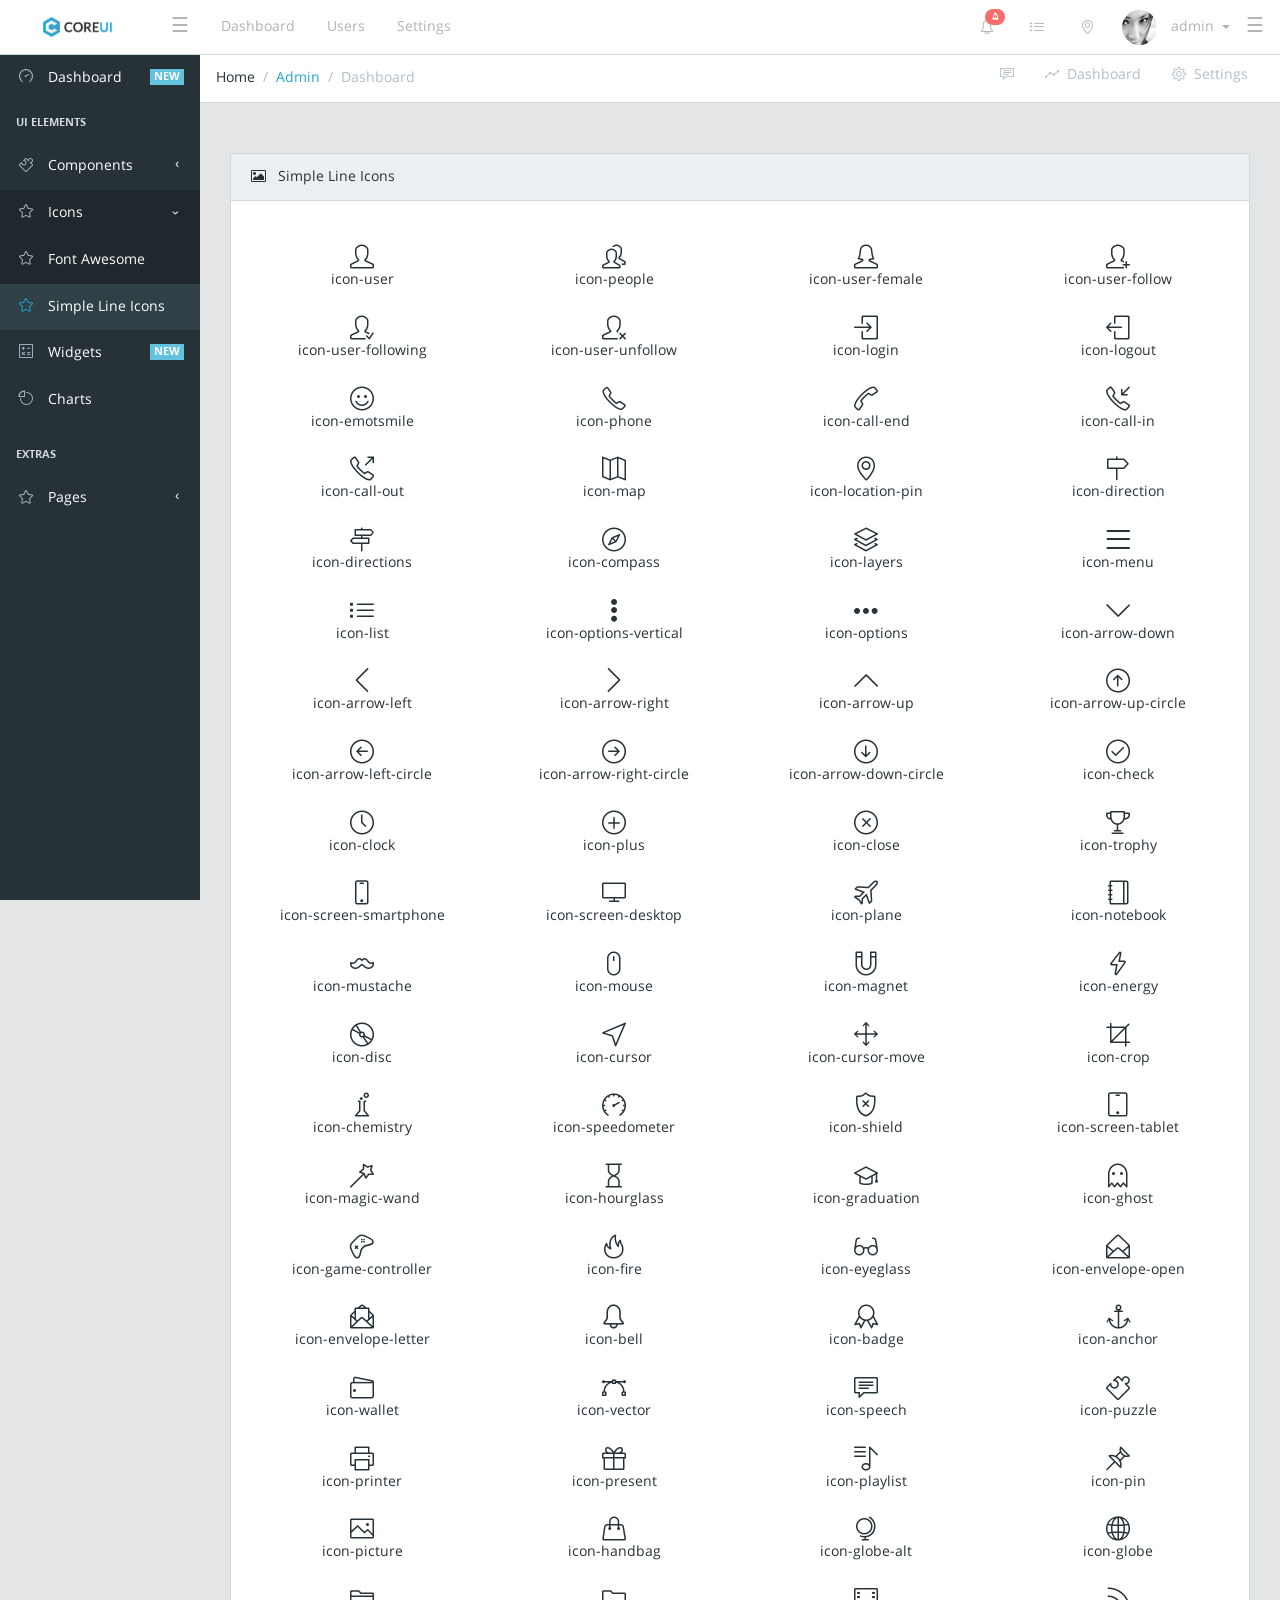
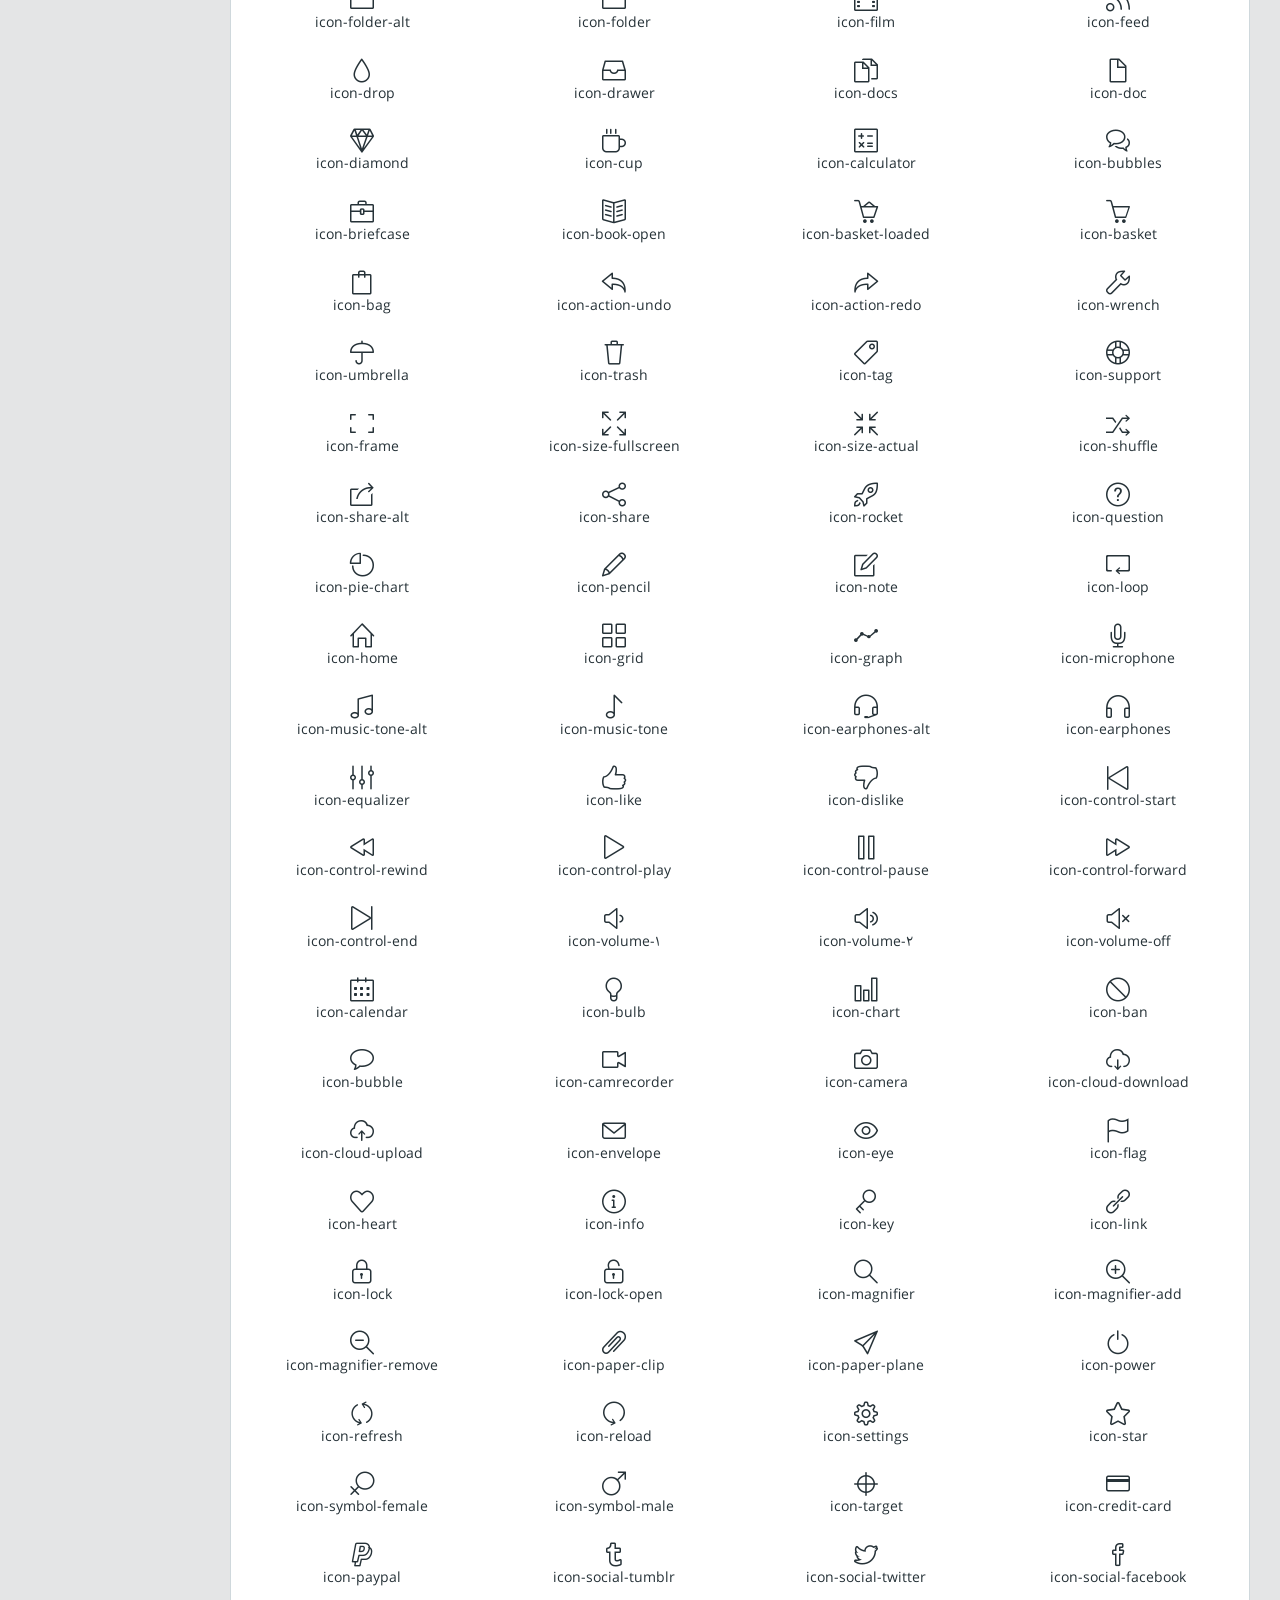
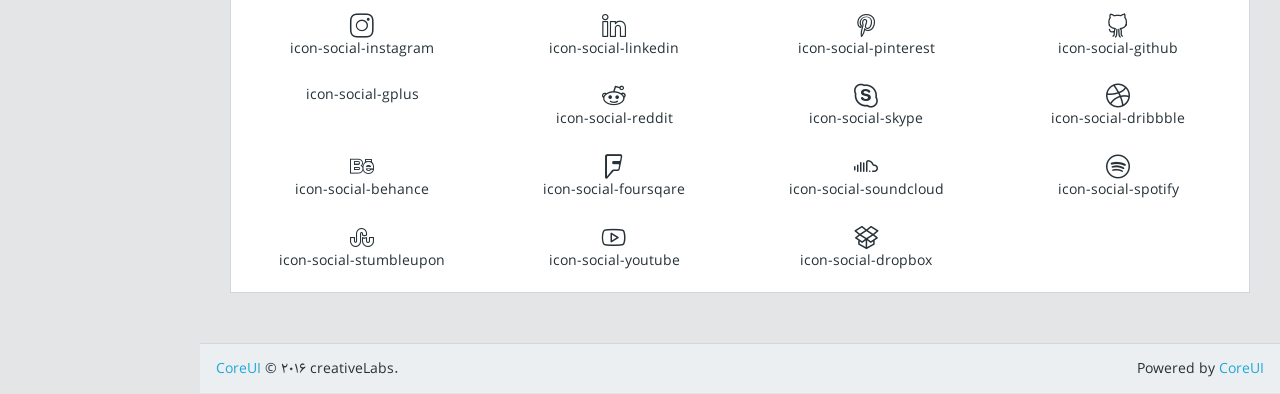
<file: npanel/icons-simple-line-icons.html>
<!--
 * CoreUI - Open Source Bootstrap Admin Template
 * @version v1.0.0-alpha.2
 * @link http://coreui.io
 * Copyright (c) 2016 creativeLabs Łukasz Holeczek
 * @license MIT
 -->
<!DOCTYPE html>
<html lang="en">

<head>
    <meta charset="utf-8">
    <meta http-equiv="X-UA-Compatible" content="IE=edge">
    <meta name="viewport" content="width=device-width, initial-scale=1, shrink-to-fit=no">
    <meta name="description" content="CoreUI Bootstrap 4 Admin Template">
    <meta name="author" content="Lukasz Holeczek">
    <meta name="keyword" content="CoreUI Bootstrap 4 Admin Template">
    <!-- <link rel="shortcut icon" href="assets/ico/favicon.png"> -->
    <title>CoreUI Bootstrap 4 Admin Template</title>
    <!-- Icons -->
    <link href="css/font-awesome.min.css" rel="stylesheet">
    <link href="css/simple-line-icons.css" rel="stylesheet">
    <!-- Main styles for this application -->
    <link href="css/style.css" rel="stylesheet">
</head>
<!-- BODY options, add following classes to body to change options
		1. 'compact-nav'     	  - Switch sidebar to minified version (width 50px)
		2. 'sidebar-nav'		  - Navigation on the left
			2.1. 'sidebar-off-canvas'	- Off-Canvas
				2.1.1 'sidebar-off-canvas-push'	- Off-Canvas which move content
				2.1.2 'sidebar-off-canvas-with-shadow'	- Add shadow to body elements
		3. 'fixed-nav'			  - Fixed navigation
		4. 'navbar-fixed'		  - Fixed navbar
	-->

<body class="navbar-fixed sidebar-nav fixed-nav">
    <header class="navbar">
        <div class="container-fluid">
            <button class="navbar-toggler mobile-toggler hidden-lg-up" type="button">&#9776;</button>
            <a class="navbar-brand" href="#"></a>
            <ul class="nav navbar-nav hidden-md-down">
                <li class="nav-item">
                    <a class="nav-link navbar-toggler layout-toggler" href="#">&#9776;</a>
                </li>
                <li class="nav-item p-x-1">
                    <a class="nav-link" href="#">Dashboard</a>
                </li>
                <li class="nav-item p-x-1">
                    <a class="nav-link" href="#">Users</a>
                </li>
                <li class="nav-item p-x-1">
                    <a class="nav-link" href="#">Settings</a>
                </li>
            </ul>
            <ul class="nav navbar-nav pull-right hidden-md-down">
                <li class="nav-item">
                    <a class="nav-link" href="#"><i class="icon-bell"></i><span class="tag tag-pill tag-danger">5</span></a>
                </li>
                <li class="nav-item">
                    <a class="nav-link" href="#"><i class="icon-list"></i></a>
                </li>
                <li class="nav-item">
                    <a class="nav-link" href="#"><i class="icon-location-pin"></i></a>
                </li>
                <li class="nav-item dropdown">
                    <a class="nav-link dropdown-toggle nav-link" data-toggle="dropdown" href="#" role="button" aria-haspopup="true" aria-expanded="false">
                        <img src="img/avatars/6.jpg" class="img-avatar" alt="admin@bootstrapmaster.com">
                        <span class="hidden-md-down">admin</span>
                    </a>
                    <div class="dropdown-menu dropdown-menu-right">
                        <div class="dropdown-header text-xs-center">
                            <strong>Account</strong>
                        </div>
                        <a class="dropdown-item" href="#"><i class="fa fa-bell-o"></i> Updates<span class="tag tag-info">42</span></a>
                        <a class="dropdown-item" href="#"><i class="fa fa-envelope-o"></i> Messages<span class="tag tag-success">42</span></a>
                        <a class="dropdown-item" href="#"><i class="fa fa-tasks"></i> Tasks<span class="tag tag-danger">42</span></a>
                        <a class="dropdown-item" href="#"><i class="fa fa-comments"></i> Comments<span class="tag tag-warning">42</span></a>
                        <div class="dropdown-header text-xs-center">
                            <strong>Settings</strong>
                        </div>
                        <a class="dropdown-item" href="#"><i class="fa fa-user"></i> Profile</a>
                        <a class="dropdown-item" href="#"><i class="fa fa-wrench"></i> Settings</a>
                        <a class="dropdown-item" href="#"><i class="fa fa-usd"></i> Payments<span class="tag tag-default">42</span></a>
                        <a class="dropdown-item" href="#"><i class="fa fa-file"></i> Projects<span class="tag tag-primary">42</span></a>
                        <div class="divider"></div>
                        <a class="dropdown-item" href="#"><i class="fa fa-shield"></i> Lock Account</a>
                        <a class="dropdown-item" href="#"><i class="fa fa-lock"></i> Logout</a>
                    </div>
                </li>
                <li class="nav-item">
                    <a class="nav-link navbar-toggler aside-toggle" href="#">&#9776;</a>
                </li>
            </ul>
        </div>
    </header>
    <div class="sidebar">
        <nav class="sidebar-nav">
            <ul class="nav">
                <li class="nav-item">
                    <a class="nav-link" href="index.html"><i class="icon-speedometer"></i> Dashboard <span class="tag tag-info">NEW</span></a>
                </li>
                <li class="nav-title">
                    UI Elements
                </li>
                <li class="nav-item nav-dropdown">
                    <a class="nav-link nav-dropdown-toggle" href="#"><i class="icon-puzzle"></i> Components</a>
                    <ul class="nav-dropdown-items">
                        <li class="nav-item">
                            <a class="nav-link" href="components-buttons.html"><i class="icon-puzzle"></i> Buttons</a>
                        </li>
                        <li class="nav-item">
                            <a class="nav-link" href="components-social-buttons.html"><i class="icon-puzzle"></i> Social Buttons</a>
                        </li>
                        <li class="nav-item">
                            <a class="nav-link" href="components-cards.html"><i class="icon-puzzle"></i> Cards</a>
                        </li>
                        <li class="nav-item">
                            <a class="nav-link" href="components-forms.html"><i class="icon-puzzle"></i> Forms</a>
                        </li>
                        <li class="nav-item">
                            <a class="nav-link" href="components-switches.html"><i class="icon-puzzle"></i> Switches</a>
                        </li>
                        <li class="nav-item">
                            <a class="nav-link" href="components-tables.html"><i class="icon-puzzle"></i> Tables</a>
                        </li>
                    </ul>
                </li>
                <li class="nav-item nav-dropdown">
                    <a class="nav-link nav-dropdown-toggle" href="#"><i class="icon-star"></i> Icons</a>
                    <ul class="nav-dropdown-items">
                        <li class="nav-item">
                            <a class="nav-link" href="icons-font-awesome.html"><i class="icon-star"></i> Font Awesome</a>
                        </li>
                        <li class="nav-item">
                            <a class="nav-link" href="icons-simple-line-icons.html"><i class="icon-star"></i> Simple Line Icons</a>
                        </li>
                    </ul>
                </li>
                <li class="nav-item">
                    <a class="nav-link" href="widgets.html"><i class="icon-calculator"></i> Widgets <span class="tag tag-info">NEW</span></a>
                </li>
                <li class="nav-item">
                    <a class="nav-link" href="charts.html"><i class="icon-pie-chart"></i> Charts</a>
                </li>
                <li class="divider"></li>
                <li class="nav-title">
                    Extras
                </li>
                <li class="nav-item nav-dropdown">
                    <a class="nav-link nav-dropdown-toggle" href="#"><i class="icon-star"></i> Pages</a>
                    <ul class="nav-dropdown-items">
                        <li class="nav-item">
                            <a class="nav-link" href="pages-login.html" target="_top"><i class="icon-star"></i> Login</a>
                        </li>
                        <li class="nav-item">
                            <a class="nav-link" href="pages-register.html" target="_top"><i class="icon-star"></i> Register</a>
                        </li>
                        <li class="nav-item">
                            <a class="nav-link" href="pages-404.html" target="_top"><i class="icon-star"></i> Error 404</a>
                        </li>
                        <li class="nav-item">
                            <a class="nav-link" href="pages-500.html" target="_top"><i class="icon-star"></i> Error 500</a>
                        </li>
                    </ul>
                </li>
            </ul>
        </nav>
    </div>
    <!-- Main content -->
    <main class="main">
        <!-- Breadcrumb -->
        <ol class="breadcrumb">
            <li class="breadcrumb-item">Home</li>
            <li class="breadcrumb-item"><a href="#">Admin</a>
            </li>
            <li class="breadcrumb-item active">Dashboard</li>
            <!-- Breadcrumb Menu-->
            <li class="breadcrumb-menu">
                <div class="btn-group" role="group" aria-label="Button group with nested dropdown">
                    <a class="btn btn-secondary" href="#"><i class="icon-speech"></i></a>
                    <a class="btn btn-secondary" href="./"><i class="icon-graph"></i> &nbsp;Dashboard</a>
                    <a class="btn btn-secondary" href="#"><i class="icon-settings"></i> &nbsp;Settings</a>
                </div>
            </li>
        </ol>
        <div class="container-fluid">
            <div class="animated fadeIn">
                <div class="card card-default">
                    <div class="card-header">
                        <i class="fa fa-picture-o"></i> Simple Line Icons
                    </div>
                    <div class="card-block">
                        <div class="row text-xs-center">

                            <div class="col-xs-6 col-sm-4 col-md-3">
                                <i class="icon-user icons font-2xl d-block m-t-2"></i>icon-user
                            </div>

                            <div class="col-xs-6 col-sm-4 col-md-3">
                                <i class="icon-people icons font-2xl d-block m-t-2"></i>icon-people
                            </div>

                            <div class="col-xs-6 col-sm-4 col-md-3">
                                <i class="icon-user-female icons font-2xl d-block m-t-2"></i>icon-user-female
                            </div>

                            <div class="col-xs-6 col-sm-4 col-md-3">
                                <i class="icon-user-follow icons font-2xl d-block m-t-2"></i>icon-user-follow
                            </div>

                            <div class="col-xs-6 col-sm-4 col-md-3">
                                <i class="icon-user-following icons font-2xl d-block m-t-2"></i>icon-user-following
                            </div>

                            <div class="col-xs-6 col-sm-4 col-md-3">
                                <i class="icon-user-unfollow icons font-2xl d-block m-t-2"></i>icon-user-unfollow
                            </div>

                            <div class="col-xs-6 col-sm-4 col-md-3">
                                <i class="icon-login icons font-2xl d-block m-t-2"></i>icon-login
                            </div>

                            <div class="col-xs-6 col-sm-4 col-md-3">
                                <i class="icon-logout icons font-2xl d-block m-t-2"></i>icon-logout
                            </div>

                            <div class="col-xs-6 col-sm-4 col-md-3">
                                <i class="icon-emotsmile icons font-2xl d-block m-t-2"></i>icon-emotsmile
                            </div>

                            <div class="col-xs-6 col-sm-4 col-md-3">
                                <i class="icon-phone icons font-2xl d-block m-t-2"></i>icon-phone
                            </div>

                            <div class="col-xs-6 col-sm-4 col-md-3">
                                <i class="icon-call-end icons font-2xl d-block m-t-2"></i>icon-call-end
                            </div>

                            <div class="col-xs-6 col-sm-4 col-md-3">
                                <i class="icon-call-in icons font-2xl d-block m-t-2"></i>icon-call-in
                            </div>

                            <div class="col-xs-6 col-sm-4 col-md-3">
                                <i class="icon-call-out icons font-2xl d-block m-t-2"></i>icon-call-out
                            </div>

                            <div class="col-xs-6 col-sm-4 col-md-3">
                                <i class="icon-map icons font-2xl d-block m-t-2"></i>icon-map
                            </div>

                            <div class="col-xs-6 col-sm-4 col-md-3">
                                <i class="icon-location-pin icons font-2xl d-block m-t-2"></i>icon-location-pin
                            </div>

                            <div class="col-xs-6 col-sm-4 col-md-3">
                                <i class="icon-direction icons font-2xl d-block m-t-2"></i>icon-direction
                            </div>

                            <div class="col-xs-6 col-sm-4 col-md-3">
                                <i class="icon-directions icons font-2xl d-block m-t-2"></i>icon-directions
                            </div>

                            <div class="col-xs-6 col-sm-4 col-md-3">
                                <i class="icon-compass icons font-2xl d-block m-t-2"></i>icon-compass
                            </div>

                            <div class="col-xs-6 col-sm-4 col-md-3">
                                <i class="icon-layers icons font-2xl d-block m-t-2"></i>icon-layers
                            </div>

                            <div class="col-xs-6 col-sm-4 col-md-3">
                                <i class="icon-menu icons font-2xl d-block m-t-2"></i>icon-menu
                            </div>

                            <div class="col-xs-6 col-sm-4 col-md-3">
                                <i class="icon-list icons font-2xl d-block m-t-2"></i>icon-list
                            </div>

                            <div class="col-xs-6 col-sm-4 col-md-3">
                                <i class="icon-options-vertical icons font-2xl d-block m-t-2"></i>icon-options-vertical
                            </div>

                            <div class="col-xs-6 col-sm-4 col-md-3">
                                <i class="icon-options icons font-2xl d-block m-t-2"></i>icon-options
                            </div>

                            <div class="col-xs-6 col-sm-4 col-md-3">
                                <i class="icon-arrow-down icons font-2xl d-block m-t-2"></i>icon-arrow-down
                            </div>

                            <div class="col-xs-6 col-sm-4 col-md-3">
                                <i class="icon-arrow-left icons font-2xl d-block m-t-2"></i>icon-arrow-left
                            </div>

                            <div class="col-xs-6 col-sm-4 col-md-3">
                                <i class="icon-arrow-right icons font-2xl d-block m-t-2"></i>icon-arrow-right
                            </div>

                            <div class="col-xs-6 col-sm-4 col-md-3">
                                <i class="icon-arrow-up icons font-2xl d-block m-t-2"></i>icon-arrow-up
                            </div>

                            <div class="col-xs-6 col-sm-4 col-md-3">
                                <i class="icon-arrow-up-circle icons font-2xl d-block m-t-2"></i>icon-arrow-up-circle
                            </div>

                            <div class="col-xs-6 col-sm-4 col-md-3">
                                <i class="icon-arrow-left-circle icons font-2xl d-block m-t-2"></i>icon-arrow-left-circle
                            </div>

                            <div class="col-xs-6 col-sm-4 col-md-3">
                                <i class="icon-arrow-right-circle icons font-2xl d-block m-t-2"></i>icon-arrow-right-circle
                            </div>

                            <div class="col-xs-6 col-sm-4 col-md-3">
                                <i class="icon-arrow-down-circle icons font-2xl d-block m-t-2"></i>icon-arrow-down-circle
                            </div>

                            <div class="col-xs-6 col-sm-4 col-md-3">
                                <i class="icon-check icons font-2xl d-block m-t-2"></i>icon-check
                            </div>

                            <div class="col-xs-6 col-sm-4 col-md-3">
                                <i class="icon-clock icons font-2xl d-block m-t-2"></i>icon-clock
                            </div>

                            <div class="col-xs-6 col-sm-4 col-md-3">
                                <i class="icon-plus icons font-2xl d-block m-t-2"></i>icon-plus
                            </div>

                            <div class="col-xs-6 col-sm-4 col-md-3">
                                <i class="icon-close icons font-2xl d-block m-t-2"></i>icon-close
                            </div>

                            <div class="col-xs-6 col-sm-4 col-md-3">
                                <i class="icon-trophy icons font-2xl d-block m-t-2"></i>icon-trophy
                            </div>

                            <div class="col-xs-6 col-sm-4 col-md-3">
                                <i class="icon-screen-smartphone icons font-2xl d-block m-t-2"></i>icon-screen-smartphone
                            </div>

                            <div class="col-xs-6 col-sm-4 col-md-3">
                                <i class="icon-screen-desktop icons font-2xl d-block m-t-2"></i>icon-screen-desktop
                            </div>

                            <div class="col-xs-6 col-sm-4 col-md-3">
                                <i class="icon-plane icons font-2xl d-block m-t-2"></i>icon-plane
                            </div>

                            <div class="col-xs-6 col-sm-4 col-md-3">
                                <i class="icon-notebook icons font-2xl d-block m-t-2"></i>icon-notebook
                            </div>

                            <div class="col-xs-6 col-sm-4 col-md-3">
                                <i class="icon-mustache icons font-2xl d-block m-t-2"></i>icon-mustache
                            </div>

                            <div class="col-xs-6 col-sm-4 col-md-3">
                                <i class="icon-mouse icons font-2xl d-block m-t-2"></i>icon-mouse
                            </div>

                            <div class="col-xs-6 col-sm-4 col-md-3">
                                <i class="icon-magnet icons font-2xl d-block m-t-2"></i>icon-magnet
                            </div>

                            <div class="col-xs-6 col-sm-4 col-md-3">
                                <i class="icon-energy icons font-2xl d-block m-t-2"></i>icon-energy
                            </div>

                            <div class="col-xs-6 col-sm-4 col-md-3">
                                <i class="icon-disc icons font-2xl d-block m-t-2"></i>icon-disc
                            </div>

                            <div class="col-xs-6 col-sm-4 col-md-3">
                                <i class="icon-cursor icons font-2xl d-block m-t-2"></i>icon-cursor
                            </div>

                            <div class="col-xs-6 col-sm-4 col-md-3">
                                <i class="icon-cursor-move icons font-2xl d-block m-t-2"></i>icon-cursor-move
                            </div>

                            <div class="col-xs-6 col-sm-4 col-md-3">
                                <i class="icon-crop icons font-2xl d-block m-t-2"></i>icon-crop
                            </div>

                            <div class="col-xs-6 col-sm-4 col-md-3">
                                <i class="icon-chemistry icons font-2xl d-block m-t-2"></i>icon-chemistry
                            </div>

                            <div class="col-xs-6 col-sm-4 col-md-3">
                                <i class="icon-speedometer icons font-2xl d-block m-t-2"></i>icon-speedometer
                            </div>

                            <div class="col-xs-6 col-sm-4 col-md-3">
                                <i class="icon-shield icons font-2xl d-block m-t-2"></i>icon-shield
                            </div>

                            <div class="col-xs-6 col-sm-4 col-md-3">
                                <i class="icon-screen-tablet icons font-2xl d-block m-t-2"></i>icon-screen-tablet
                            </div>

                            <div class="col-xs-6 col-sm-4 col-md-3">
                                <i class="icon-magic-wand icons font-2xl d-block m-t-2"></i>icon-magic-wand
                            </div>

                            <div class="col-xs-6 col-sm-4 col-md-3">
                                <i class="icon-hourglass icons font-2xl d-block m-t-2"></i>icon-hourglass
                            </div>

                            <div class="col-xs-6 col-sm-4 col-md-3">
                                <i class="icon-graduation icons font-2xl d-block m-t-2"></i>icon-graduation
                            </div>

                            <div class="col-xs-6 col-sm-4 col-md-3">
                                <i class="icon-ghost icons font-2xl d-block m-t-2"></i>icon-ghost
                            </div>

                            <div class="col-xs-6 col-sm-4 col-md-3">
                                <i class="icon-game-controller icons font-2xl d-block m-t-2"></i>icon-game-controller
                            </div>

                            <div class="col-xs-6 col-sm-4 col-md-3">
                                <i class="icon-fire icons font-2xl d-block m-t-2"></i>icon-fire
                            </div>

                            <div class="col-xs-6 col-sm-4 col-md-3">
                                <i class="icon-eyeglass icons font-2xl d-block m-t-2"></i>icon-eyeglass
                            </div>

                            <div class="col-xs-6 col-sm-4 col-md-3">
                                <i class="icon-envelope-open icons font-2xl d-block m-t-2"></i>icon-envelope-open
                            </div>

                            <div class="col-xs-6 col-sm-4 col-md-3">
                                <i class="icon-envelope-letter icons font-2xl d-block m-t-2"></i>icon-envelope-letter
                            </div>

                            <div class="col-xs-6 col-sm-4 col-md-3">
                                <i class="icon-bell icons font-2xl d-block m-t-2"></i>icon-bell
                            </div>

                            <div class="col-xs-6 col-sm-4 col-md-3">
                                <i class="icon-badge icons font-2xl d-block m-t-2"></i>icon-badge
                            </div>

                            <div class="col-xs-6 col-sm-4 col-md-3">
                                <i class="icon-anchor icons font-2xl d-block m-t-2"></i>icon-anchor
                            </div>

                            <div class="col-xs-6 col-sm-4 col-md-3">
                                <i class="icon-wallet icons font-2xl d-block m-t-2"></i>icon-wallet
                            </div>

                            <div class="col-xs-6 col-sm-4 col-md-3">
                                <i class="icon-vector icons font-2xl d-block m-t-2"></i>icon-vector
                            </div>

                            <div class="col-xs-6 col-sm-4 col-md-3">
                                <i class="icon-speech icons font-2xl d-block m-t-2"></i>icon-speech
                            </div>

                            <div class="col-xs-6 col-sm-4 col-md-3">
                                <i class="icon-puzzle icons font-2xl d-block m-t-2"></i>icon-puzzle
                            </div>

                            <div class="col-xs-6 col-sm-4 col-md-3">
                                <i class="icon-printer icons font-2xl d-block m-t-2"></i>icon-printer
                            </div>

                            <div class="col-xs-6 col-sm-4 col-md-3">
                                <i class="icon-present icons font-2xl d-block m-t-2"></i>icon-present
                            </div>

                            <div class="col-xs-6 col-sm-4 col-md-3">
                                <i class="icon-playlist icons font-2xl d-block m-t-2"></i>icon-playlist
                            </div>

                            <div class="col-xs-6 col-sm-4 col-md-3">
                                <i class="icon-pin icons font-2xl d-block m-t-2"></i>icon-pin
                            </div>

                            <div class="col-xs-6 col-sm-4 col-md-3">
                                <i class="icon-picture icons font-2xl d-block m-t-2"></i>icon-picture
                            </div>

                            <div class="col-xs-6 col-sm-4 col-md-3">
                                <i class="icon-handbag icons font-2xl d-block m-t-2"></i>icon-handbag
                            </div>

                            <div class="col-xs-6 col-sm-4 col-md-3">
                                <i class="icon-globe-alt icons font-2xl d-block m-t-2"></i>icon-globe-alt
                            </div>

                            <div class="col-xs-6 col-sm-4 col-md-3">
                                <i class="icon-globe icons font-2xl d-block m-t-2"></i>icon-globe
                            </div>

                            <div class="col-xs-6 col-sm-4 col-md-3">
                                <i class="icon-folder-alt icons font-2xl d-block m-t-2"></i>icon-folder-alt
                            </div>

                            <div class="col-xs-6 col-sm-4 col-md-3">
                                <i class="icon-folder icons font-2xl d-block m-t-2"></i>icon-folder
                            </div>

                            <div class="col-xs-6 col-sm-4 col-md-3">
                                <i class="icon-film icons font-2xl d-block m-t-2"></i>icon-film
                            </div>

                            <div class="col-xs-6 col-sm-4 col-md-3">
                                <i class="icon-feed icons font-2xl d-block m-t-2"></i>icon-feed
                            </div>

                            <div class="col-xs-6 col-sm-4 col-md-3">
                                <i class="icon-drop icons font-2xl d-block m-t-2"></i>icon-drop
                            </div>

                            <div class="col-xs-6 col-sm-4 col-md-3">
                                <i class="icon-drawer icons font-2xl d-block m-t-2"></i>icon-drawer
                            </div>

                            <div class="col-xs-6 col-sm-4 col-md-3">
                                <i class="icon-docs icons font-2xl d-block m-t-2"></i>icon-docs
                            </div>

                            <div class="col-xs-6 col-sm-4 col-md-3">
                                <i class="icon-doc icons font-2xl d-block m-t-2"></i>icon-doc
                            </div>

                            <div class="col-xs-6 col-sm-4 col-md-3">
                                <i class="icon-diamond icons font-2xl d-block m-t-2"></i>icon-diamond
                            </div>

                            <div class="col-xs-6 col-sm-4 col-md-3">
                                <i class="icon-cup icons font-2xl d-block m-t-2"></i>icon-cup
                            </div>

                            <div class="col-xs-6 col-sm-4 col-md-3">
                                <i class="icon-calculator icons font-2xl d-block m-t-2"></i>icon-calculator
                            </div>

                            <div class="col-xs-6 col-sm-4 col-md-3">
                                <i class="icon-bubbles icons font-2xl d-block m-t-2"></i>icon-bubbles
                            </div>

                            <div class="col-xs-6 col-sm-4 col-md-3">
                                <i class="icon-briefcase icons font-2xl d-block m-t-2"></i>icon-briefcase
                            </div>

                            <div class="col-xs-6 col-sm-4 col-md-3">
                                <i class="icon-book-open icons font-2xl d-block m-t-2"></i>icon-book-open
                            </div>

                            <div class="col-xs-6 col-sm-4 col-md-3">
                                <i class="icon-basket-loaded icons font-2xl d-block m-t-2"></i>icon-basket-loaded
                            </div>

                            <div class="col-xs-6 col-sm-4 col-md-3">
                                <i class="icon-basket icons font-2xl d-block m-t-2"></i>icon-basket
                            </div>

                            <div class="col-xs-6 col-sm-4 col-md-3">
                                <i class="icon-bag icons font-2xl d-block m-t-2"></i>icon-bag
                            </div>

                            <div class="col-xs-6 col-sm-4 col-md-3">
                                <i class="icon-action-undo icons font-2xl d-block m-t-2"></i>icon-action-undo
                            </div>

                            <div class="col-xs-6 col-sm-4 col-md-3">
                                <i class="icon-action-redo icons font-2xl d-block m-t-2"></i>icon-action-redo
                            </div>

                            <div class="col-xs-6 col-sm-4 col-md-3">
                                <i class="icon-wrench icons font-2xl d-block m-t-2"></i>icon-wrench
                            </div>

                            <div class="col-xs-6 col-sm-4 col-md-3">
                                <i class="icon-umbrella icons font-2xl d-block m-t-2"></i>icon-umbrella
                            </div>

                            <div class="col-xs-6 col-sm-4 col-md-3">
                                <i class="icon-trash icons font-2xl d-block m-t-2"></i>icon-trash
                            </div>

                            <div class="col-xs-6 col-sm-4 col-md-3">
                                <i class="icon-tag icons font-2xl d-block m-t-2"></i>icon-tag
                            </div>

                            <div class="col-xs-6 col-sm-4 col-md-3">
                                <i class="icon-support icons font-2xl d-block m-t-2"></i>icon-support
                            </div>

                            <div class="col-xs-6 col-sm-4 col-md-3">
                                <i class="icon-frame icons font-2xl d-block m-t-2"></i>icon-frame
                            </div>

                            <div class="col-xs-6 col-sm-4 col-md-3">
                                <i class="icon-size-fullscreen icons font-2xl d-block m-t-2"></i>icon-size-fullscreen
                            </div>

                            <div class="col-xs-6 col-sm-4 col-md-3">
                                <i class="icon-size-actual icons font-2xl d-block m-t-2"></i>icon-size-actual
                            </div>

                            <div class="col-xs-6 col-sm-4 col-md-3">
                                <i class="icon-shuffle icons font-2xl d-block m-t-2"></i>icon-shuffle
                            </div>

                            <div class="col-xs-6 col-sm-4 col-md-3">
                                <i class="icon-share-alt icons font-2xl d-block m-t-2"></i>icon-share-alt
                            </div>

                            <div class="col-xs-6 col-sm-4 col-md-3">
                                <i class="icon-share icons font-2xl d-block m-t-2"></i>icon-share
                            </div>

                            <div class="col-xs-6 col-sm-4 col-md-3">
                                <i class="icon-rocket icons font-2xl d-block m-t-2"></i>icon-rocket
                            </div>

                            <div class="col-xs-6 col-sm-4 col-md-3">
                                <i class="icon-question icons font-2xl d-block m-t-2"></i>icon-question
                            </div>

                            <div class="col-xs-6 col-sm-4 col-md-3">
                                <i class="icon-pie-chart icons font-2xl d-block m-t-2"></i>icon-pie-chart
                            </div>

                            <div class="col-xs-6 col-sm-4 col-md-3">
                                <i class="icon-pencil icons font-2xl d-block m-t-2"></i>icon-pencil
                            </div>

                            <div class="col-xs-6 col-sm-4 col-md-3">
                                <i class="icon-note icons font-2xl d-block m-t-2"></i>icon-note
                            </div>

                            <div class="col-xs-6 col-sm-4 col-md-3">
                                <i class="icon-loop icons font-2xl d-block m-t-2"></i>icon-loop
                            </div>

                            <div class="col-xs-6 col-sm-4 col-md-3">
                                <i class="icon-home icons font-2xl d-block m-t-2"></i>icon-home
                            </div>

                            <div class="col-xs-6 col-sm-4 col-md-3">
                                <i class="icon-grid icons font-2xl d-block m-t-2"></i>icon-grid
                            </div>

                            <div class="col-xs-6 col-sm-4 col-md-3">
                                <i class="icon-graph icons font-2xl d-block m-t-2"></i>icon-graph
                            </div>

                            <div class="col-xs-6 col-sm-4 col-md-3">
                                <i class="icon-microphone icons font-2xl d-block m-t-2"></i>icon-microphone
                            </div>

                            <div class="col-xs-6 col-sm-4 col-md-3">
                                <i class="icon-music-tone-alt icons font-2xl d-block m-t-2"></i>icon-music-tone-alt
                            </div>

                            <div class="col-xs-6 col-sm-4 col-md-3">
                                <i class="icon-music-tone icons font-2xl d-block m-t-2"></i>icon-music-tone
                            </div>

                            <div class="col-xs-6 col-sm-4 col-md-3">
                                <i class="icon-earphones-alt icons font-2xl d-block m-t-2"></i>icon-earphones-alt
                            </div>

                            <div class="col-xs-6 col-sm-4 col-md-3">
                                <i class="icon-earphones icons font-2xl d-block m-t-2"></i>icon-earphones
                            </div>

                            <div class="col-xs-6 col-sm-4 col-md-3">
                                <i class="icon-equalizer icons font-2xl d-block m-t-2"></i>icon-equalizer
                            </div>

                            <div class="col-xs-6 col-sm-4 col-md-3">
                                <i class="icon-like icons font-2xl d-block m-t-2"></i>icon-like
                            </div>

                            <div class="col-xs-6 col-sm-4 col-md-3">
                                <i class="icon-dislike icons font-2xl d-block m-t-2"></i>icon-dislike
                            </div>

                            <div class="col-xs-6 col-sm-4 col-md-3">
                                <i class="icon-control-start icons font-2xl d-block m-t-2"></i>icon-control-start
                            </div>

                            <div class="col-xs-6 col-sm-4 col-md-3">
                                <i class="icon-control-rewind icons font-2xl d-block m-t-2"></i>icon-control-rewind
                            </div>

                            <div class="col-xs-6 col-sm-4 col-md-3">
                                <i class="icon-control-play icons font-2xl d-block m-t-2"></i>icon-control-play
                            </div>

                            <div class="col-xs-6 col-sm-4 col-md-3">
                                <i class="icon-control-pause icons font-2xl d-block m-t-2"></i>icon-control-pause
                            </div>

                            <div class="col-xs-6 col-sm-4 col-md-3">
                                <i class="icon-control-forward icons font-2xl d-block m-t-2"></i>icon-control-forward
                            </div>

                            <div class="col-xs-6 col-sm-4 col-md-3">
                                <i class="icon-control-end icons font-2xl d-block m-t-2"></i>icon-control-end
                            </div>

                            <div class="col-xs-6 col-sm-4 col-md-3">
                                <i class="icon-volume-1 icons font-2xl d-block m-t-2"></i>icon-volume-1
                            </div>

                            <div class="col-xs-6 col-sm-4 col-md-3">
                                <i class="icon-volume-2 icons font-2xl d-block m-t-2"></i>icon-volume-2
                            </div>

                            <div class="col-xs-6 col-sm-4 col-md-3">
                                <i class="icon-volume-off icons font-2xl d-block m-t-2"></i>icon-volume-off
                            </div>

                            <div class="col-xs-6 col-sm-4 col-md-3">
                                <i class="icon-calendar icons font-2xl d-block m-t-2"></i>icon-calendar
                            </div>

                            <div class="col-xs-6 col-sm-4 col-md-3">
                                <i class="icon-bulb icons font-2xl d-block m-t-2"></i>icon-bulb
                            </div>

                            <div class="col-xs-6 col-sm-4 col-md-3">
                                <i class="icon-chart icons font-2xl d-block m-t-2"></i>icon-chart
                            </div>

                            <div class="col-xs-6 col-sm-4 col-md-3">
                                <i class="icon-ban icons font-2xl d-block m-t-2"></i>icon-ban
                            </div>

                            <div class="col-xs-6 col-sm-4 col-md-3">
                                <i class="icon-bubble icons font-2xl d-block m-t-2"></i>icon-bubble
                            </div>

                            <div class="col-xs-6 col-sm-4 col-md-3">
                                <i class="icon-camrecorder icons font-2xl d-block m-t-2"></i>icon-camrecorder
                            </div>

                            <div class="col-xs-6 col-sm-4 col-md-3">
                                <i class="icon-camera icons font-2xl d-block m-t-2"></i>icon-camera
                            </div>

                            <div class="col-xs-6 col-sm-4 col-md-3">
                                <i class="icon-cloud-download icons font-2xl d-block m-t-2"></i>icon-cloud-download
                            </div>

                            <div class="col-xs-6 col-sm-4 col-md-3">
                                <i class="icon-cloud-upload icons font-2xl d-block m-t-2"></i>icon-cloud-upload
                            </div>

                            <div class="col-xs-6 col-sm-4 col-md-3">
                                <i class="icon-envelope icons font-2xl d-block m-t-2"></i>icon-envelope
                            </div>

                            <div class="col-xs-6 col-sm-4 col-md-3">
                                <i class="icon-eye icons font-2xl d-block m-t-2"></i>icon-eye
                            </div>

                            <div class="col-xs-6 col-sm-4 col-md-3">
                                <i class="icon-flag icons font-2xl d-block m-t-2"></i>icon-flag
                            </div>

                            <div class="col-xs-6 col-sm-4 col-md-3">
                                <i class="icon-heart icons font-2xl d-block m-t-2"></i>icon-heart
                            </div>

                            <div class="col-xs-6 col-sm-4 col-md-3">
                                <i class="icon-info icons font-2xl d-block m-t-2"></i>icon-info
                            </div>

                            <div class="col-xs-6 col-sm-4 col-md-3">
                                <i class="icon-key icons font-2xl d-block m-t-2"></i>icon-key
                            </div>

                            <div class="col-xs-6 col-sm-4 col-md-3">
                                <i class="icon-link icons font-2xl d-block m-t-2"></i>icon-link
                            </div>

                            <div class="col-xs-6 col-sm-4 col-md-3">
                                <i class="icon-lock icons font-2xl d-block m-t-2"></i>icon-lock
                            </div>

                            <div class="col-xs-6 col-sm-4 col-md-3">
                                <i class="icon-lock-open icons font-2xl d-block m-t-2"></i>icon-lock-open
                            </div>

                            <div class="col-xs-6 col-sm-4 col-md-3">
                                <i class="icon-magnifier icons font-2xl d-block m-t-2"></i>icon-magnifier
                            </div>

                            <div class="col-xs-6 col-sm-4 col-md-3">
                                <i class="icon-magnifier-add icons font-2xl d-block m-t-2"></i>icon-magnifier-add
                            </div>

                            <div class="col-xs-6 col-sm-4 col-md-3">
                                <i class="icon-magnifier-remove icons font-2xl d-block m-t-2"></i>icon-magnifier-remove
                            </div>

                            <div class="col-xs-6 col-sm-4 col-md-3">
                                <i class="icon-paper-clip icons font-2xl d-block m-t-2"></i>icon-paper-clip
                            </div>

                            <div class="col-xs-6 col-sm-4 col-md-3">
                                <i class="icon-paper-plane icons font-2xl d-block m-t-2"></i>icon-paper-plane
                            </div>

                            <div class="col-xs-6 col-sm-4 col-md-3">
                                <i class="icon-power icons font-2xl d-block m-t-2"></i>icon-power
                            </div>

                            <div class="col-xs-6 col-sm-4 col-md-3">
                                <i class="icon-refresh icons font-2xl d-block m-t-2"></i>icon-refresh
                            </div>

                            <div class="col-xs-6 col-sm-4 col-md-3">
                                <i class="icon-reload icons font-2xl d-block m-t-2"></i>icon-reload
                            </div>

                            <div class="col-xs-6 col-sm-4 col-md-3">
                                <i class="icon-settings icons font-2xl d-block m-t-2"></i>icon-settings
                            </div>

                            <div class="col-xs-6 col-sm-4 col-md-3">
                                <i class="icon-star icons font-2xl d-block m-t-2"></i>icon-star
                            </div>

                            <div class="col-xs-6 col-sm-4 col-md-3">
                                <i class="icon-symbol-female icons font-2xl d-block m-t-2"></i>icon-symbol-female
                            </div>

                            <div class="col-xs-6 col-sm-4 col-md-3">
                                <i class="icon-symbol-male icons font-2xl d-block m-t-2"></i>icon-symbol-male
                            </div>

                            <div class="col-xs-6 col-sm-4 col-md-3">
                                <i class="icon-target icons font-2xl d-block m-t-2"></i>icon-target
                            </div>

                            <div class="col-xs-6 col-sm-4 col-md-3">
                                <i class="icon-credit-card icons font-2xl d-block m-t-2"></i>icon-credit-card
                            </div>

                            <div class="col-xs-6 col-sm-4 col-md-3">
                                <i class="icon-paypal icons font-2xl d-block m-t-2"></i>icon-paypal
                            </div>

                            <div class="col-xs-6 col-sm-4 col-md-3">
                                <i class="icon-social-tumblr icons font-2xl d-block m-t-2"></i>icon-social-tumblr
                            </div>

                            <div class="col-xs-6 col-sm-4 col-md-3">
                                <i class="icon-social-twitter icons font-2xl d-block m-t-2"></i>icon-social-twitter
                            </div>

                            <div class="col-xs-6 col-sm-4 col-md-3">
                                <i class="icon-social-facebook icons font-2xl d-block m-t-2"></i>icon-social-facebook
                            </div>

                            <div class="col-xs-6 col-sm-4 col-md-3">
                                <i class="icon-social-instagram icons font-2xl d-block m-t-2"></i>icon-social-instagram
                            </div>

                            <div class="col-xs-6 col-sm-4 col-md-3">
                                <i class="icon-social-linkedin icons font-2xl d-block m-t-2"></i>icon-social-linkedin
                            </div>

                            <div class="col-xs-6 col-sm-4 col-md-3">
                                <i class="icon-social-pinterest icons font-2xl d-block m-t-2"></i>icon-social-pinterest
                            </div>

                            <div class="col-xs-6 col-sm-4 col-md-3">
                                <i class="icon-social-github icons font-2xl d-block m-t-2"></i>icon-social-github
                            </div>

                            <div class="col-xs-6 col-sm-4 col-md-3">
                                <i class="icon-social-gplus icons font-2xl d-block m-t-2"></i>icon-social-gplus
                            </div>

                            <div class="col-xs-6 col-sm-4 col-md-3">
                                <i class="icon-social-reddit icons font-2xl d-block m-t-2"></i>icon-social-reddit
                            </div>

                            <div class="col-xs-6 col-sm-4 col-md-3">
                                <i class="icon-social-skype icons font-2xl d-block m-t-2"></i>icon-social-skype
                            </div>

                            <div class="col-xs-6 col-sm-4 col-md-3">
                                <i class="icon-social-dribbble icons font-2xl d-block m-t-2"></i>icon-social-dribbble
                            </div>

                            <div class="col-xs-6 col-sm-4 col-md-3">
                                <i class="icon-social-behance icons font-2xl d-block m-t-2"></i>icon-social-behance
                            </div>

                            <div class="col-xs-6 col-sm-4 col-md-3">
                                <i class="icon-social-foursqare icons font-2xl d-block m-t-2"></i>icon-social-foursqare
                            </div>

                            <div class="col-xs-6 col-sm-4 col-md-3">
                                <i class="icon-social-soundcloud icons font-2xl d-block m-t-2"></i>icon-social-soundcloud
                            </div>

                            <div class="col-xs-6 col-sm-4 col-md-3">
                                <i class="icon-social-spotify icons font-2xl d-block m-t-2"></i>icon-social-spotify
                            </div>

                            <div class="col-xs-6 col-sm-4 col-md-3">
                                <i class="icon-social-stumbleupon icons font-2xl d-block m-t-2"></i>icon-social-stumbleupon
                            </div>

                            <div class="col-xs-6 col-sm-4 col-md-3">
                                <i class="icon-social-youtube icons font-2xl d-block m-t-2"></i>icon-social-youtube
                            </div>

                            <div class="col-xs-6 col-sm-4 col-md-3">
                                <i class="icon-social-dropbox icons font-2xl d-block m-t-2"></i>icon-social-dropbox
                            </div>

                        </div>
                        <!--/.row-->
                    </div>
                </div>
            </div>
        </div>
        <!-- /.conainer-fluid -->
    </main>
    <aside class="aside-menu">
        <ul class="nav nav-tabs" role="tablist">
            <li class="nav-item">
                <a class="nav-link active" data-toggle="tab" href="#timeline" role="tab"><i class="icon-list"></i></a>
            </li>
            <li class="nav-item">
                <a class="nav-link" data-toggle="tab" href="#messages" role="tab"><i class="icon-speech"></i></a>
            </li>
            <li class="nav-item">
                <a class="nav-link" data-toggle="tab" href="#settings" role="tab"><i class="icon-settings"></i></a>
            </li>
        </ul>
        <!-- Tab panes -->
        <div class="tab-content">
            <div class="tab-pane active" id="timeline" role="tabpanel">
                <div class="callout m-a-0 p-y-h text-muted text-xs-center bg-faded text-uppercase">
                    <small><b>Today</b>
                    </small>
                </div>
                <hr class="transparent m-x-1 m-y-0">
                <div class="callout callout-warning m-a-0 p-y-1">
                    <div class="avatar pull-xs-right">
                        <img src="img/avatars/7.jpg" class="img-avatar" alt="admin@bootstrapmaster.com">
                    </div>
                    <div>Meeting with
                        <strong>Lucas</strong>
                    </div>
                    <small class="text-muted m-r-1"><i class="icon-calendar"></i>&nbsp; 1 - 3pm</small>
                    <small class="text-muted"><i class="icon-location-pin"></i>&nbsp; Palo Alto, CA</small>
                </div>
                <hr class="m-x-1 m-y-0">
                <div class="callout callout-info m-a-0 p-y-1">
                    <div class="avatar pull-xs-right">
                        <img src="img/avatars/4.jpg" class="img-avatar" alt="admin@bootstrapmaster.com">
                    </div>
                    <div>Skype with
                        <strong>Megan</strong>
                    </div>
                    <small class="text-muted m-r-1"><i class="icon-calendar"></i>&nbsp; 4 - 5pm</small>
                    <small class="text-muted"><i class="icon-social-skype"></i>&nbsp; On-line</small>
                </div>
                <hr class="transparent m-x-1 m-y-0">
                <div class="callout m-a-0 p-y-h text-muted text-xs-center bg-faded text-uppercase">
                    <small><b>Tomorrow</b>
                    </small>
                </div>
                <hr class="transparent m-x-1 m-y-0">
                <div class="callout callout-danger m-a-0 p-y-1">
                    <div>New UI Project -
                        <strong>deadline</strong>
                    </div>
                    <small class="text-muted m-r-1"><i class="icon-calendar"></i>&nbsp; 10 - 11pm</small>
                    <small class="text-muted"><i class="icon-home"></i>&nbsp; creativeLabs HQ</small>
                    <div class="avatars-stack m-t-h">
                        <div class="avatar avatar-xs">
                            <img src="img/avatars/2.jpg" class="img-avatar" alt="admin@bootstrapmaster.com">
                        </div>
                        <div class="avatar avatar-xs">
                            <img src="img/avatars/3.jpg" class="img-avatar" alt="admin@bootstrapmaster.com">
                        </div>
                        <div class="avatar avatar-xs">
                            <img src="img/avatars/4.jpg" class="img-avatar" alt="admin@bootstrapmaster.com">
                        </div>
                        <div class="avatar avatar-xs">
                            <img src="img/avatars/5.jpg" class="img-avatar" alt="admin@bootstrapmaster.com">
                        </div>
                        <div class="avatar avatar-xs">
                            <img src="img/avatars/6.jpg" class="img-avatar" alt="admin@bootstrapmaster.com">
                        </div>
                    </div>
                </div>
                <hr class="m-x-1 m-y-0">
                <div class="callout callout-success m-a-0 p-y-1">
                    <div>
                        <strong>#10 Startups.Garden</strong>Meetup</div>
                    <small class="text-muted m-r-1"><i class="icon-calendar"></i>&nbsp; 1 - 3pm</small>
                    <small class="text-muted"><i class="icon-location-pin"></i>&nbsp; Palo Alto, CA</small>
                </div>
                <hr class="m-x-1 m-y-0">
                <div class="callout callout-primary m-a-0 p-y-1">
                    <div>
                        <strong>Team meeting</strong>
                    </div>
                    <small class="text-muted m-r-1"><i class="icon-calendar"></i>&nbsp; 4 - 6pm</small>
                    <small class="text-muted"><i class="icon-home"></i>&nbsp; creativeLabs HQ</small>
                    <div class="avatars-stack m-t-h">
                        <div class="avatar avatar-xs">
                            <img src="img/avatars/2.jpg" class="img-avatar" alt="admin@bootstrapmaster.com">
                        </div>
                        <div class="avatar avatar-xs">
                            <img src="img/avatars/3.jpg" class="img-avatar" alt="admin@bootstrapmaster.com">
                        </div>
                        <div class="avatar avatar-xs">
                            <img src="img/avatars/4.jpg" class="img-avatar" alt="admin@bootstrapmaster.com">
                        </div>
                        <div class="avatar avatar-xs">
                            <img src="img/avatars/5.jpg" class="img-avatar" alt="admin@bootstrapmaster.com">
                        </div>
                        <div class="avatar avatar-xs">
                            <img src="img/avatars/6.jpg" class="img-avatar" alt="admin@bootstrapmaster.com">
                        </div>
                        <div class="avatar avatar-xs">
                            <img src="img/avatars/7.jpg" class="img-avatar" alt="admin@bootstrapmaster.com">
                        </div>
                        <div class="avatar avatar-xs">
                            <img src="img/avatars/8.jpg" class="img-avatar" alt="admin@bootstrapmaster.com">
                        </div>
                    </div>
                </div>
                <hr class="m-x-1 m-y-0">
            </div>
            <div class="tab-pane p-a-1" id="messages" role="tabpanel">
                <div class="message">
                    <div class="p-y-1 p-b-3 m-r-1 pull-left">
                        <div class="avatar">
                            <img src="img/avatars/7.jpg" class="img-avatar" alt="admin@bootstrapmaster.com">
                            <span class="avatar-status tag-success"></span>
                        </div>
                    </div>
                    <div>
                        <small class="text-muted">Lukasz Holeczek</small>
                        <small class="text-muted pull-right m-t-q">1:52 PM</small>
                    </div>
                    <div class="text-truncate font-weight-bold">Lorem ipsum dolor sit amet</div>
                    <small class="text-muted">Lorem ipsum dolor sit amet, consectetur adipisicing elit, sed do eiusmod tempor incididunt...</small>
                </div>
                <hr>
                <div class="message">
                    <div class="p-y-1 p-b-3 m-r-1 pull-left">
                        <div class="avatar">
                            <img src="img/avatars/7.jpg" class="img-avatar" alt="admin@bootstrapmaster.com">
                            <span class="avatar-status tag-success"></span>
                        </div>
                    </div>
                    <div>
                        <small class="text-muted">Lukasz Holeczek</small>
                        <small class="text-muted pull-right m-t-q">1:52 PM</small>
                    </div>
                    <div class="text-truncate font-weight-bold">Lorem ipsum dolor sit amet</div>
                    <small class="text-muted">Lorem ipsum dolor sit amet, consectetur adipisicing elit, sed do eiusmod tempor incididunt...</small>
                </div>
                <hr>
                <div class="message">
                    <div class="p-y-1 p-b-3 m-r-1 pull-left">
                        <div class="avatar">
                            <img src="img/avatars/7.jpg" class="img-avatar" alt="admin@bootstrapmaster.com">
                            <span class="avatar-status tag-success"></span>
                        </div>
                    </div>
                    <div>
                        <small class="text-muted">Lukasz Holeczek</small>
                        <small class="text-muted pull-right m-t-q">1:52 PM</small>
                    </div>
                    <div class="text-truncate font-weight-bold">Lorem ipsum dolor sit amet</div>
                    <small class="text-muted">Lorem ipsum dolor sit amet, consectetur adipisicing elit, sed do eiusmod tempor incididunt...</small>
                </div>
                <hr>
                <div class="message">
                    <div class="p-y-1 p-b-3 m-r-1 pull-left">
                        <div class="avatar">
                            <img src="img/avatars/7.jpg" class="img-avatar" alt="admin@bootstrapmaster.com">
                            <span class="avatar-status tag-success"></span>
                        </div>
                    </div>
                    <div>
                        <small class="text-muted">Lukasz Holeczek</small>
                        <small class="text-muted pull-right m-t-q">1:52 PM</small>
                    </div>
                    <div class="text-truncate font-weight-bold">Lorem ipsum dolor sit amet</div>
                    <small class="text-muted">Lorem ipsum dolor sit amet, consectetur adipisicing elit, sed do eiusmod tempor incididunt...</small>
                </div>
                <hr>
                <div class="message">
                    <div class="p-y-1 p-b-3 m-r-1 pull-left">
                        <div class="avatar">
                            <img src="img/avatars/7.jpg" class="img-avatar" alt="admin@bootstrapmaster.com">
                            <span class="avatar-status tag-success"></span>
                        </div>
                    </div>
                    <div>
                        <small class="text-muted">Lukasz Holeczek</small>
                        <small class="text-muted pull-right m-t-q">1:52 PM</small>
                    </div>
                    <div class="text-truncate font-weight-bold">Lorem ipsum dolor sit amet</div>
                    <small class="text-muted">Lorem ipsum dolor sit amet, consectetur adipisicing elit, sed do eiusmod tempor incididunt...</small>
                </div>
            </div>
            <div class="tab-pane p-a-1" id="settings" role="tabpanel">
                <h6>Settings</h6>
                <div class="aside-options">
                    <div class="clearfix m-t-2">
                        <small><b>Option 1</b>
                        </small>
                        <label class="switch switch-text switch-pill switch-success switch-sm pull-right">
                            <input type="checkbox" class="switch-input" checked>
                            <span class="switch-label" data-on="On" data-off="Off"></span>
                            <span class="switch-handle"></span>
                        </label>
                    </div>
                    <div>
                        <small class="text-muted">Lorem ipsum dolor sit amet, consectetur adipisicing elit, sed do eiusmod tempor incididunt ut labore et dolore magna aliqua.</small>
                    </div>
                </div>
                <div class="aside-options">
                    <div class="clearfix m-t-1">
                        <small><b>Option 2</b>
                        </small>
                        <label class="switch switch-text switch-pill switch-success switch-sm pull-right">
                            <input type="checkbox" class="switch-input">
                            <span class="switch-label" data-on="On" data-off="Off"></span>
                            <span class="switch-handle"></span>
                        </label>
                    </div>
                    <div>
                        <small class="text-muted">Lorem ipsum dolor sit amet, consectetur adipisicing elit, sed do eiusmod tempor incididunt ut labore et dolore magna aliqua.</small>
                    </div>
                </div>
                <div class="aside-options">
                    <div class="clearfix m-t-1">
                        <small><b>Option 3</b>
                        </small>
                        <label class="switch switch-text switch-pill switch-success switch-sm pull-right">
                            <input type="checkbox" class="switch-input">
                            <span class="switch-label" data-on="On" data-off="Off"></span>
                            <span class="switch-handle"></span>
                        </label>
                    </div>
                </div>
                <div class="aside-options">
                    <div class="clearfix m-t-1">
                        <small><b>Option 4</b>
                        </small>
                        <label class="switch switch-text switch-pill switch-success switch-sm pull-right">
                            <input type="checkbox" class="switch-input" checked>
                            <span class="switch-label" data-on="On" data-off="Off"></span>
                            <span class="switch-handle"></span>
                        </label>
                    </div>
                </div>
                <hr>
                <h6>System Utilization</h6>
                <div class="text-uppercase m-b-q m-t-2">
                    <small><b>CPU Usage</b>
                    </small>
                </div>
                <progress class="progress progress-xs progress-info m-a-0" value="25" max="100">25%</progress>
                <small class="text-muted">348 Processes. 1/4 Cores.</small>
                <div class="text-uppercase m-b-q m-t-h">
                    <small><b>Memory Usage</b>
                    </small>
                </div>
                <progress class="progress progress-xs progress-warning m-a-0" value="70" max="100">70%</progress>
                <small class="text-muted">11444GB/16384MB</small>
                <div class="text-uppercase m-b-q m-t-h">
                    <small><b>SSD 1 Usage</b>
                    </small>
                </div>
                <progress class="progress progress-xs progress-danger m-a-0" value="95" max="100">95%</progress>
                <small class="text-muted">243GB/256GB</small>
                <div class="text-uppercase m-b-q m-t-h">
                    <small><b>SSD 2 Usage</b>
                    </small>
                </div>
                <progress class="progress progress-xs progress-success m-a-0" value="10" max="100">10%</progress>
                <small class="text-muted">25GB/256GB</small>
            </div>
        </div>
    </aside>
    <footer class="footer">
        <span class="text-left">
            <a href="http://coreui.io">CoreUI</a> &copy; 2016 creativeLabs.
        </span>
        <span class="pull-right">
            Powered by <a href="http://coreui.io">CoreUI</a>
        </span>
    </footer>
    <!-- Bootstrap and necessary plugins -->
    <script src="js/libs/jquery.min.js"></script>
    <script src="js/libs/tether.min.js"></script>
    <script src="js/libs/bootstrap.min.js"></script>
    <script src="js/libs/pace.min.js"></script>
    <!-- Plugins and scripts required by all views -->
    <script src="js/libs/Chart.min.js"></script>
    <!-- CoreUI main scripts -->

    <script src="js/app.js"></script>
    <!-- Grunt watch plugin -->
    <script src="//localhost:35729/livereload.js"></script>
</body>

</html>
</file>
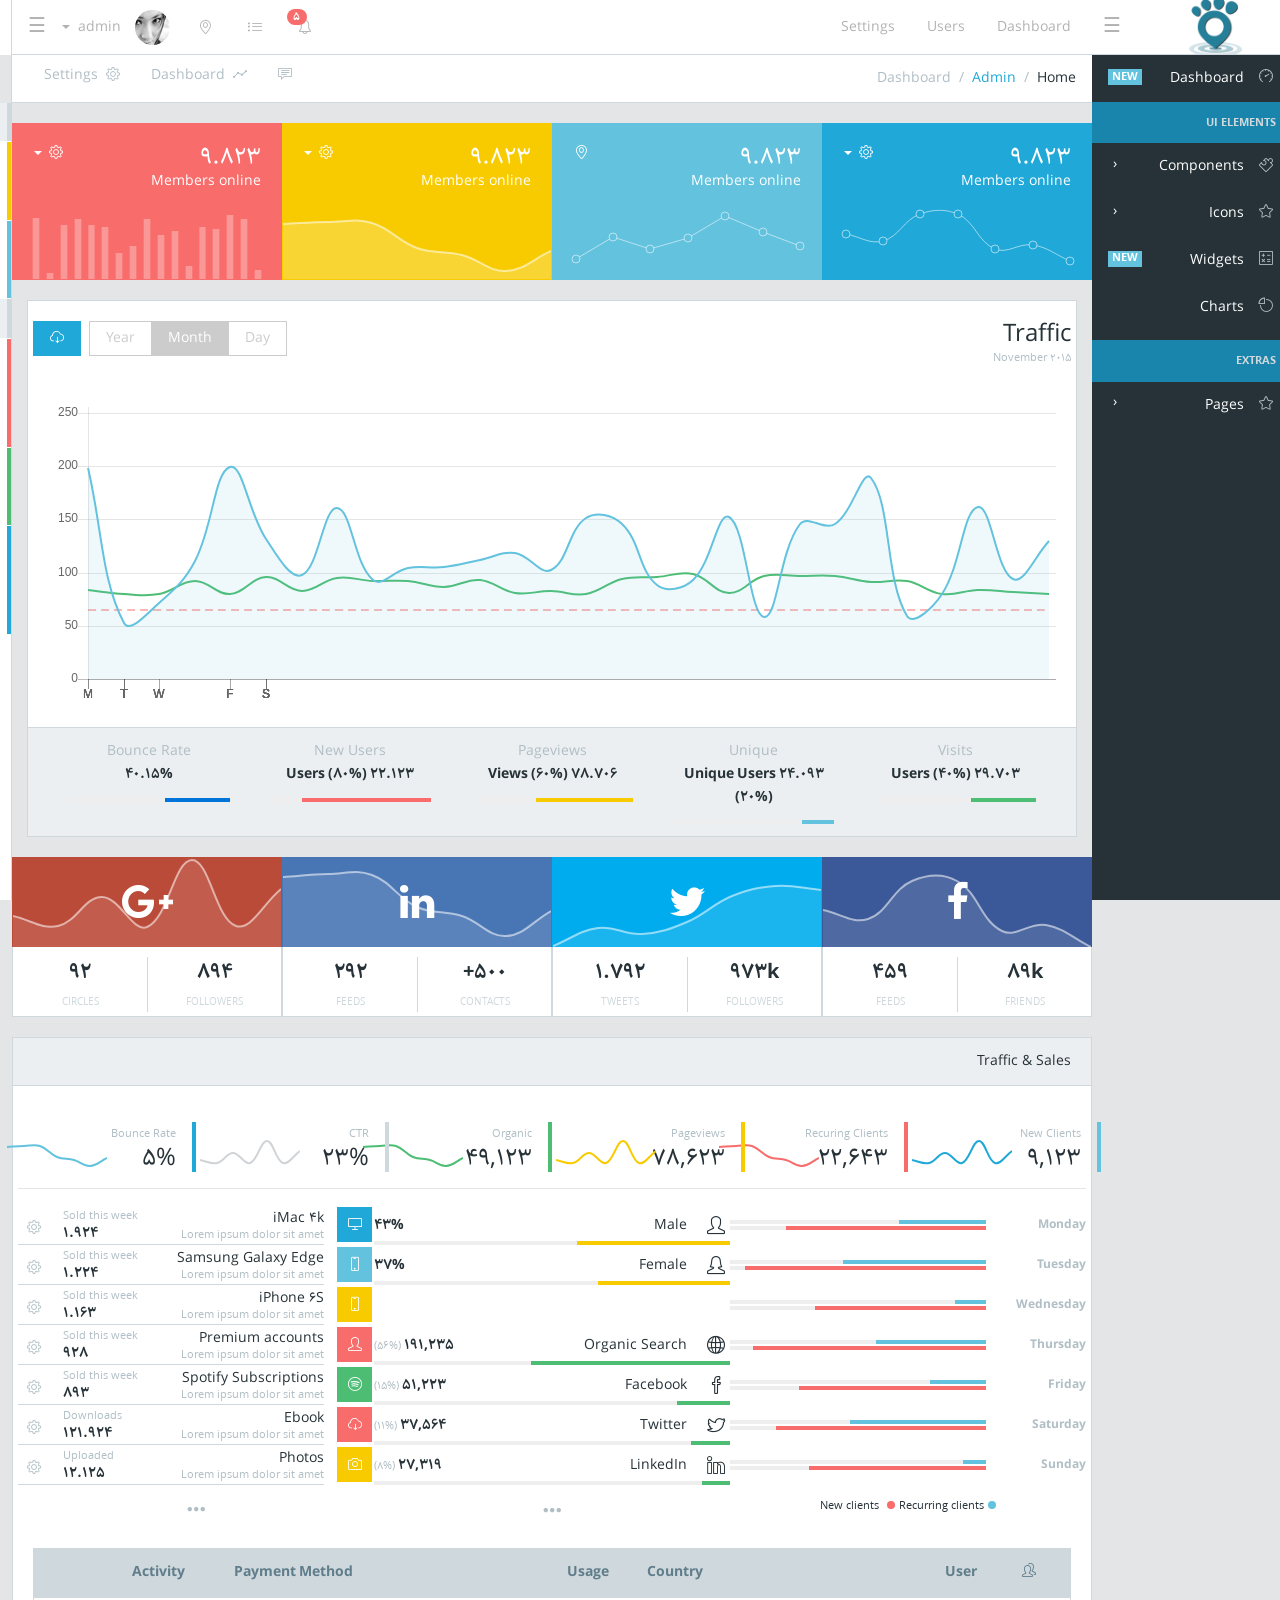
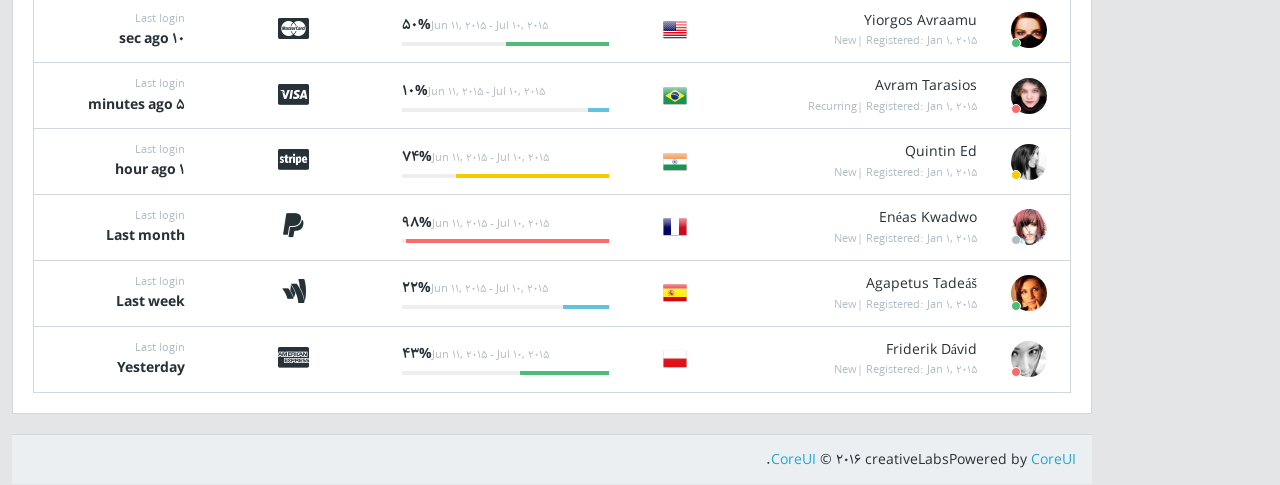
<file: npanel/index-en.html>
<!--
 * CoreUI - Open Source Bootstrap Admin Template
 * @version v1.0.0-alpha.2
 * @link http://coreui.io
 * Copyright (c) 2016 creativeLabs Łukasz Holeczek
 * @license MIT
 -->
<!DOCTYPE html>
<html lang="IR-fa" dir="rtl">

<head>
    <meta charset="utf-8">
    <meta http-equiv="X-UA-Compatible" content="IE=edge">
    <meta name="viewport" content="width=device-width, initial-scale=1, shrink-to-fit=no">
    <meta name="description" content="CoreUI Bootstrap 4 Admin Template">
    <meta name="author" content="Lukasz Holeczek">
    <meta name="keyword" content="CoreUI Bootstrap 4 Admin Template">
    <!-- <link rel="shortcut icon" href="assets/ico/favicon.png"> -->
    <title>CoreUI Bootstrap 4 Admin Template</title>
    <!-- Icons -->
    <link href="css/font-awesome.min.css" rel="stylesheet">
    <link href="css/simple-line-icons.css" rel="stylesheet">
    <!-- Main styles for this application -->
    <link href="dest/style.css" rel="stylesheet">
</head>
<!-- BODY options, add following classes to body to change options
		1. 'compact-nav'     	  - Switch sidebar to minified version (width 50px)
		2. 'sidebar-nav'		  - Navigation on the left
			2.1. 'sidebar-off-canvas'	- Off-Canvas
				2.1.1 'sidebar-off-canvas-push'	- Off-Canvas which move content
				2.1.2 'sidebar-off-canvas-with-shadow'	- Add shadow to body elements
		3. 'fixed-nav'			  - Fixed navigation
		4. 'navbar-fixed'		  - Fixed navbar
	-->

<body class="navbar-fixed sidebar-nav fixed-nav">
    <header class="navbar">
        <div class="container-fluid">
            <button class="navbar-toggler mobile-toggler hidden-lg-up" type="button">&#9776;</button>
            <a class="navbar-brand" href="#"></a>
            <ul class="nav navbar-nav hidden-md-down">
                <li class="nav-item">
                    <a class="nav-link navbar-toggler layout-toggler" href="#">&#9776;</a>
                </li>

                <li class="nav-item p-x-1">
                    <a class="nav-link" href="#">Dashboard</a>
                </li>
                <li class="nav-item p-x-1">
                    <a class="nav-link" href="#">Users</a>
                </li>
                <li class="nav-item p-x-1">
                    <a class="nav-link" href="#">Settings</a>
                </li>
            </ul>
            <ul class="nav navbar-nav pull-left hidden-md-down">
                <li class="nav-item">
                    <a class="nav-link" href="#"><i class="icon-bell"></i><span class="tag tag-pill tag-danger">5</span></a>
                </li>
                <li class="nav-item">
                    <a class="nav-link" href="#"><i class="icon-list"></i></a>
                </li>
                <li class="nav-item">
                    <a class="nav-link" href="#"><i class="icon-location-pin"></i></a>
                </li>
                <li class="nav-item dropdown">
                    <a class="nav-link dropdown-toggle nav-link" data-toggle="dropdown" href="#" role="button" aria-haspopup="true" aria-expanded="false">
                        <img src="img/avatars/6.jpg" class="img-avatar" alt="admin@bootstrapmaster.com">
                        <span class="hidden-md-down">admin</span>
                    </a>
                    <div class="dropdown-menu dropdown-menu-right">
                        <div class="dropdown-header text-xs-center">
                            <strong>Account</strong>
                        </div>
                        <a class="dropdown-item" href="#"><i class="fa fa-bell-o"></i> Updates<span class="tag tag-info">42</span></a>
                        <a class="dropdown-item" href="#"><i class="fa fa-envelope-o"></i> Messages<span class="tag tag-success">42</span></a>
                        <a class="dropdown-item" href="#"><i class="fa fa-tasks"></i> Tasks<span class="tag tag-danger">42</span></a>
                        <a class="dropdown-item" href="#"><i class="fa fa-comments"></i> Comments<span class="tag tag-warning">42</span></a>
                        <div class="dropdown-header text-xs-center">
                            <strong>Settings</strong>
                        </div>
                        <a class="dropdown-item" href="#"><i class="fa fa-user"></i> Profile</a>
                        <a class="dropdown-item" href="#"><i class="fa fa-wrench"></i> Settings</a>
                        <a class="dropdown-item" href="#"><i class="fa fa-usd"></i> Payments<span class="tag tag-default">42</span></a>
                        <a class="dropdown-item" href="#"><i class="fa fa-file"></i> Projects<span class="tag tag-primary">42</span></a>
                        <div class="divider"></div>
                        <a class="dropdown-item" href="#"><i class="fa fa-shield"></i> Lock Account</a>
                        <a class="dropdown-item" href="#"><i class="fa fa-lock"></i> Logout</a>
                    </div>
                </li>
                <li class="nav-item">
                    <a class="nav-link navbar-toggler aside-toggle" href="#">&#9776;</a>
                </li>

            </ul>
        </div>
    </header>
    <div class="sidebar">
        <nav class="sidebar-nav">
            <ul class="nav">
                <li class="nav-item">
                    <a class="nav-link" href="index.html"><i class="icon-speedometer"></i> Dashboard <span class="tag tag-info">NEW</span></a>
                </li>

                <li class="nav-title">
                    UI Elements
                </li>
                <li class="nav-item nav-dropdown">
                    <a class="nav-link nav-dropdown-toggle" href="#"><i class="icon-puzzle"></i> Components</a>
                    <ul class="nav-dropdown-items">
                        <li class="nav-item">
                            <a class="nav-link" href="components-buttons.html"><i class="icon-puzzle"></i> Buttons</a>
                        </li>
                        <li class="nav-item">
                            <a class="nav-link" href="components-social-buttons.html"><i class="icon-puzzle"></i> Social Buttons</a>
                        </li>
                        <li class="nav-item">
                            <a class="nav-link" href="components-cards.html"><i class="icon-puzzle"></i> Cards</a>
                        </li>
                        <li class="nav-item">
                            <a class="nav-link" href="components-forms.html"><i class="icon-puzzle"></i> Forms</a>
                        </li>
                        <li class="nav-item">
                            <a class="nav-link" href="components-switches.html"><i class="icon-puzzle"></i> Switches</a>
                        </li>
                        <li class="nav-item">
                            <a class="nav-link" href="components-tables.html"><i class="icon-puzzle"></i> Tables</a>
                        </li>
                    </ul>
                </li>
                <li class="nav-item nav-dropdown">
                    <a class="nav-link nav-dropdown-toggle" href="#"><i class="icon-star"></i> Icons</a>
                    <ul class="nav-dropdown-items">
                        <li class="nav-item">
                            <a class="nav-link" href="icons-font-awesome.html"><i class="icon-star"></i> Font Awesome</a>
                        </li>
                        <li class="nav-item">
                            <a class="nav-link" href="icons-simple-line-icons.html"><i class="icon-star"></i> Simple Line Icons</a>
                        </li>
                    </ul>
                </li>
                <li class="nav-item">
                    <a class="nav-link" href="widgets.html"><i class="icon-calculator"></i> Widgets <span class="tag tag-info">NEW</span></a>
                </li>
                <li class="nav-item">
                    <a class="nav-link" href="charts.html"><i class="icon-pie-chart"></i> Charts</a>
                </li>
                <li class="divider"></li>
                <li class="nav-title">
                    Extras
                </li>
                <li class="nav-item nav-dropdown">
                    <a class="nav-link nav-dropdown-toggle" href="#"><i class="icon-star"></i> Pages</a>
                    <ul class="nav-dropdown-items">
                        <li class="nav-item">
                            <a class="nav-link" href="pages-login.html" target="_top"><i class="icon-star"></i> Login</a>
                        </li>
                        <li class="nav-item">
                            <a class="nav-link" href="pages-register.html" target="_top"><i class="icon-star"></i> Register</a>
                        </li>
                        <li class="nav-item">
                            <a class="nav-link" href="pages-404.html" target="_top"><i class="icon-star"></i> Error 404</a>
                        </li>
                        <li class="nav-item">
                            <a class="nav-link" href="pages-500.html" target="_top"><i class="icon-star"></i> Error 500</a>
                        </li>
                    </ul>
                </li>

            </ul>
        </nav>
    </div>
    <!-- Main content -->
    <main class="main">

        <!-- Breadcrumb -->
        <ol class="breadcrumb">
            <li class="breadcrumb-item">Home</li>
            <li class="breadcrumb-item"><a href="#">Admin</a>
            </li>
            <li class="breadcrumb-item active">Dashboard</li>

            <!-- Breadcrumb Menu-->
            <li class="breadcrumb-menu">
                <div class="btn-group" role="group" aria-label="Button group with nested dropdown">
                    <a class="btn btn-secondary" href="#"><i class="icon-speech"></i></a>
                    <a class="btn btn-secondary" href="./"><i class="icon-graph"></i> &nbsp;Dashboard</a>
                    <a class="btn btn-secondary" href="#"><i class="icon-settings"></i> &nbsp;Settings</a>
                </div>
            </li>
        </ol>

        <div class="container-fluid">

            <div class="animated fadeIn">
                <div class="row">
                    <div class="col-sm-6 col-lg-3">
                        <div class="card card-inverse card-primary">
                            <div class="card-block p-b-0">
                                <div class="btn-group pull-left">
                                    <button type="button" class="btn btn-transparent active dropdown-toggle p-a-0" data-toggle="dropdown" aria-haspopup="true" aria-expanded="false">
                                        <i class="icon-settings"></i>
                                    </button>
                                    <div class="dropdown-menu dropdown-menu-right">
                                        <a class="dropdown-item" href="#">Action</a>
                                        <a class="dropdown-item" href="#">Another action</a>
                                        <a class="dropdown-item" href="#">Something else here</a>
                                    </div>
                                </div>
                                <h4 class="m-b-0">9.823</h4>
                                <p>Members online</p>
                            </div>
                            <div class="chart-wrapper p-x-1" style="height:70px;">
                                <canvas id="card-chart1" class="chart" height="70"></canvas>
                            </div>
                        </div>
                    </div>
                    <!--/col-->

                    <div class="col-sm-6 col-lg-3">
                        <div class="card card-inverse card-info">
                            <div class="card-block p-b-0">
                                <button type="button" class="btn btn-transparent active p-a-0 pull-left">
                                    <i class="icon-location-pin"></i>
                                </button>
                                <h4 class="m-b-0">9.823</h4>
                                <p>Members online</p>
                            </div>
                            <div class="chart-wrapper p-x-1" style="height:70px;">
                                <canvas id="card-chart2" class="chart" height="70"></canvas>
                            </div>
                        </div>
                    </div>
                    <!--/col-->

                    <div class="col-sm-6 col-lg-3">
                        <div class="card card-inverse card-warning">
                            <div class="card-block p-b-0">
                                <div class="btn-group pull-left">
                                    <button type="button" class="btn btn-transparent active dropdown-toggle p-a-0" data-toggle="dropdown" aria-haspopup="true" aria-expanded="false">
                                        <i class="icon-settings"></i>
                                    </button>
                                    <div class="dropdown-menu dropdown-menu-right">
                                        <a class="dropdown-item" href="#">Action</a>
                                        <a class="dropdown-item" href="#">Another action</a>
                                        <a class="dropdown-item" href="#">Something else here</a>
                                    </div>
                                </div>
                                <h4 class="m-b-0">9.823</h4>
                                <p>Members online</p>
                            </div>
                            <div class="chart-wrapper" style="height:70px;">
                                <canvas id="card-chart3" class="chart" height="70"></canvas>
                            </div>
                        </div>
                    </div>
                    <!--/col-->

                    <div class="col-sm-6 col-lg-3">
                        <div class="card card-inverse card-danger">
                            <div class="card-block p-b-0">
                                <div class="btn-group pull-left">
                                    <button type="button" class="btn btn-transparent active dropdown-toggle p-a-0" data-toggle="dropdown" aria-haspopup="true" aria-expanded="false">
                                        <i class="icon-settings"></i>
                                    </button>
                                    <div class="dropdown-menu dropdown-menu-right">
                                        <a class="dropdown-item" href="#">Action</a>
                                        <a class="dropdown-item" href="#">Another action</a>
                                        <a class="dropdown-item" href="#">Something else here</a>
                                    </div>
                                </div>
                                <h4 class="m-b-0">9.823</h4>
                                <p>Members online</p>
                            </div>
                            <div class="chart-wrapper p-x-1" style="height:70px;">
                                <canvas id="card-chart4" class="chart" height="70"></canvas>
                            </div>
                        </div>
                    </div>
                    <!--/col-->

                </div>
                <!--/row-->

                <div class="card">
                    <div class="card-block">
                        <div class="row">
                            <div class="col-xs-5">
                                <h4 class="card-title">Traffic</h4>
                                <div class="small text-muted" style="margin-top:-10px;">November 2015</div>
                            </div>
                            <div class="col-xs-7">
                                <div class="btn-toolbar pull-left" role="toolbar" aria-label="Toolbar with button groups">
                                    <div class="btn-group" data-toggle="buttons" aria-label="First group">
                                        <label class="btn btn-outline-secondary">
                                            <input type="radio" name="options" id="option1">Day
                                        </label>
                                        <label class="btn btn-outline-secondary active">
                                            <input type="radio" name="options" id="option2" checked>Month
                                        </label>
                                        <label class="btn btn-outline-secondary">
                                            <input type="radio" name="options" id="option3">Year
                                        </label>
                                    </div>
                                    <div class="btn-group hidden-sm-down" role="group" aria-label="Second group">
                                        <button type="button" class="btn btn-primary"><i class="icon-cloud-download"></i>
                                        </button>
                                    </div>
                                </div>
                            </div>
                        </div>
                        <div class="chart-wrapper" style="height:300px;margin-top:40px;">
                            <canvas id="main-chart" height="300"></canvas>
                        </div>
                    </div>
                    <div class="card-footer">
                        <ul>
                            <li>
                                <div class="text-muted">Visits</div>
                                <strong>29.703 Users (40%)</strong>
                                <progress class="progress progress-xs progress-success" value="40" max="100">40%</progress>
                            </li>
                            <li class="hidden-sm-down">
                                <div class="text-muted">Unique</div>
                                <strong>24.093 Unique Users (20%)</strong>
                                <progress class="progress progress-xs progress-info" value="20" max="100">20%</progress>
                            </li>
                            <li>
                                <div class="text-muted">Pageviews</div>
                                <strong>78.706 Views (60%)</strong>
                                <progress class="progress progress-xs progress-warning" value="60" max="100">60%</progress>
                            </li>
                            <li class="hidden-sm-down">
                                <div class="text-muted">New Users</div>
                                <strong>22.123 Users (80%)</strong>
                                <progress class="progress progress-xs progress-danger" value="80" max="100">80%</progress>
                            </li>
                            <li class="hidden-sm-down">
                                <div class="text-muted">Bounce Rate</div>
                                <strong>40.15%</strong>
                                <progress class="progress progress-xs progress-primary" value="40" max="100">40%</progress>
                            </li>
                        </ul>
                    </div>
                </div>
                <!--/.card-->

                <div class="row">
                    <div class="col-sm-6 col-lg-3">
                        <div class="social-box facebook">
                            <i class="fa fa-facebook"></i>
                            <div class="chart-wrapper">
                                <canvas id="social-box-chart-1" height="90"></canvas>
                            </div>
                            <ul>
                                <li>
                                    <strong>89k</strong>
                                    <span>friends</span>
                                </li>
                                <li>
                                    <strong>459</strong>
                                    <span>feeds</span>
                                </li>
                            </ul>
                        </div>
                        <!--/.social-box-->
                    </div>
                    <!--/.col-->

                    <div class="col-sm-6 col-lg-3">
                        <div class="social-box twitter">
                            <i class="fa fa-twitter"></i>
                            <div class="chart-wrapper">
                                <canvas id="social-box-chart-2" height="90"></canvas>
                            </div>
                            <ul>
                                <li>
                                    <strong>973k</strong>
                                    <span>followers</span>
                                </li>
                                <li>
                                    <strong>1.792</strong>
                                    <span>tweets</span>
                                </li>
                            </ul>
                        </div>
                        <!--/.social-box-->
                    </div>
                    <!--/.col-->

                    <div class="col-sm-6 col-lg-3">

                        <div class="social-box linkedin">
                            <i class="fa fa-linkedin"></i>
                            <div class="chart-wrapper">
                                <canvas id="social-box-chart-3" height="90"></canvas>
                            </div>
                            <ul>
                                <li>
                                    <strong>500+</strong>
                                    <span>contacts</span>
                                </li>
                                <li>
                                    <strong>292</strong>
                                    <span>feeds</span>
                                </li>
                            </ul>
                        </div>
                        <!--/.social-box-->
                    </div>
                    <!--/.col-->

                    <div class="col-sm-6 col-lg-3">
                        <div class="social-box google-plus">
                            <i class="fa fa-google-plus"></i>
                            <div class="chart-wrapper">
                                <canvas id="social-box-chart-4" height="90"></canvas>
                            </div>
                            <ul>
                                <li>
                                    <strong>894</strong>
                                    <span>followers</span>
                                </li>
                                <li>
                                    <strong>92</strong>
                                    <span>circles</span>
                                </li>
                            </ul>
                        </div>
                        <!--/.social-box-->
                    </div>
                    <!--/.col-->
                </div>
                <!--/.row-->

                <div class="row">
                    <div class="col-md-12">
                        <div class="card">
                            <div class="card-header">
                                Traffic &amp; Sales
                            </div>
                            <div class="card-block">
                                <div class="row">
                                    <div class="col-sm-12 col-lg-4">
                                        <div class="row">
                                            <div class="col-sm-6">
                                                <div class="callout callout-info">
                                                    <small class="text-muted">New Clients</small>
                                                    <br>
                                                    <strong class="h4">9,123</strong>
                                                    <div class="chart-wrapper">
                                                        <canvas id="sparkline-chart-1" width="100" height="30"></canvas>
                                                    </div>
                                                </div>
                                            </div>
                                            <!--/.col-->
                                            <div class="col-sm-6">
                                                <div class="callout callout-danger">
                                                    <small class="text-muted">Recuring Clients</small>
                                                    <br>
                                                    <strong class="h4">22,643</strong>
                                                    <div class="chart-wrapper">
                                                        <canvas id="sparkline-chart-2" width="100" height="30"></canvas>
                                                    </div>
                                                </div>
                                            </div>
                                            <!--/.col-->
                                        </div>
                                        <!--/.row-->
                                        <hr class="m-t-0">
                                        <ul class="horizontal-bars">
                                            <li>
                                                <div class="title">
                                                    Monday
                                                </div>
                                                <div class="bars">
                                                    <progress class="progress progress-xs progress-info" value="34" max="100" style="margin-bottom: 2px;">34%</progress>
                                                    <progress class="progress progress-xs progress-danger m-a-0" value="78" max="100">78%</progress>
                                                </div>
                                            </li>
                                            <li>
                                                <div class="title">
                                                    Tuesday
                                                </div>
                                                <div class="bars">
                                                    <progress class="progress progress-xs progress-info" value="56" max="100" style="margin-bottom: 2px;">56%</progress>
                                                    <progress class="progress progress-xs progress-danger m-a-0" value="94" max="100">94%</progress>
                                                </div>
                                            </li>
                                            <li>
                                                <div class="title">
                                                    Wednesday
                                                </div>
                                                <div class="bars">
                                                    <progress class="progress progress-xs progress-info" value="12" max="100" style="margin-bottom: 2px;">12%</progress>
                                                    <progress class="progress progress-xs progress-danger m-a-0" value="67" max="100">67%</progress>
                                                </div>
                                            </li>
                                            <li>
                                                <div class="title">
                                                    Thursday
                                                </div>
                                                <div class="bars">
                                                    <progress class="progress progress-xs progress-info" value="43" max="100" style="margin-bottom: 2px;">43%</progress>
                                                    <progress class="progress progress-xs progress-danger m-a-0" value="91" max="100">91%</progress>
                                                </div>
                                            </li>
                                            <li>
                                                <div class="title">
                                                    Friday
                                                </div>
                                                <div class="bars">
                                                    <progress class="progress progress-xs progress-info" value="22" max="100" style="margin-bottom: 2px;">22%</progress>
                                                    <progress class="progress progress-xs progress-danger m-a-0" value="73" max="100">73%</progress>
                                                </div>
                                            </li>
                                            <li>
                                                <div class="title">
                                                    Saturday
                                                </div>
                                                <div class="bars">
                                                    <progress class="progress progress-xs progress-info" value="53" max="100" style="margin-bottom: 2px;">53%</progress>
                                                    <progress class="progress progress-xs progress-danger m-a-0" value="82" max="100">82%</progress>
                                                </div>
                                            </li>
                                            <li>
                                                <div class="title">
                                                    Sunday
                                                </div>
                                                <div class="bars">
                                                    <progress class="progress progress-xs progress-info" value="9" max="100" style="margin-bottom: 2px;">9%</progress>
                                                    <progress class="progress progress-xs progress-danger m-a-0" value="69" max="100">69%</progress>
                                                </div>
                                            </li>
                                            <li class="legend">
                                                <span class="tag tag-pill tag-info"></span>
                                                <small>New clients</small>&nbsp;
                                                <span class="tag tag-pill tag-danger"></span>
                                                <small>Recurring clients</small>
                                            </li>
                                        </ul>
                                    </div>
                                    <!--/.col-->
                                    <div class="col-sm-6 col-lg-4">
                                        <div class="row">
                                            <div class="col-sm-6">
                                                <div class="callout callout-warning">
                                                    <small class="text-muted">Pageviews</small>
                                                    <br>
                                                    <strong class="h4">78,623</strong>
                                                    <div class="chart-wrapper">
                                                        <canvas id="sparkline-chart-3" width="100" height="30"></canvas>
                                                    </div>
                                                </div>
                                            </div>
                                            <!--/.col-->
                                            <div class="col-sm-6">
                                                <div class="callout callout-success">
                                                    <small class="text-muted">Organic</small>
                                                    <br>
                                                    <strong class="h4">49,123</strong>
                                                    <div class="chart-wrapper">
                                                        <canvas id="sparkline-chart-4" width="100" height="30"></canvas>
                                                    </div>
                                                </div>
                                            </div>
                                            <!--/.col-->
                                        </div>
                                        <!--/.row-->
                                        <hr class="m-t-0">
                                        <ul class="horizontal-bars type-2">
                                            <li>
                                                <i class="icon-user"></i>
                                                <span class="title">Male</span>
                                                <span class="value">43%</span>
                                                <div class="bars">
                                                    <progress class="progress progress-xs progress-warning m-a-0" value="43" max="100">43%</progress>
                                                </div>
                                            </li>
                                            <li>
                                                <i class="icon-user-female"></i>
                                                <span class="title">Female</span>
                                                <span class="value">37%</span>
                                                <div class="bars">
                                                    <progress class="progress progress-xs progress-warning m-a-0" value="37" max="100">37%</progress>
                                                </div>
                                            </li>
                                            <li class="divider"></li>
                                            <li>
                                                <i class="icon-globe"></i>
                                                <span class="title">Organic Search</span>
                                                <span class="value">191,235
                                                    <span class="text-muted small">(56%)</span>
                                                </span>
                                                <div class="bars">
                                                    <progress class="progress progress-xs progress-success m-a-0" value="56" max="100">56%</progress>
                                                </div>
                                            </li>
                                            <li>
                                                <i class="icon-social-facebook"></i>
                                                <span class="title">Facebook</span>
                                                <span class="value">51,223
                                                    <span class="text-muted small">(15%)</span>
                                                </span>
                                                <div class="bars">
                                                    <progress class="progress progress-xs progress-success m-a-0" value="15" max="100">15%</progress>
                                                </div>
                                            </li>
                                            <li>
                                                <i class="icon-social-twitter"></i>
                                                <span class="title">Twitter</span>
                                                <span class="value">37,564
                                                    <span class="text-muted small">(11%)</span>
                                                </span>
                                                <div class="bars">
                                                    <progress class="progress progress-xs progress-success m-a-0" value="11" max="100">11%</progress>
                                                </div>
                                            </li>
                                            <li>
                                                <i class="icon-social-linkedin"></i>
                                                <span class="title">LinkedIn</span>
                                                <span class="value">27,319
                                                    <span class="text-muted small">(8%)</span>
                                                </span>
                                                <div class="bars">
                                                    <progress class="progress progress-xs progress-success m-a-0" value="8" max="100">8%</progress>
                                                </div>
                                            </li>
                                            <li class="divider text-xs-center">
                                                <button type="button" class="btn btn-sm btn-link text-muted" data-toggle="tooltip" data-placement="top" title="" data-original-title="show more"><i class="icon-options"></i>
                                                </button>
                                            </li>
                                        </ul>
                                    </div>
                                    <!--/.col-->
                                    <div class="col-sm-6 col-lg-4">
                                        <div class="row">
                                            <div class="col-sm-6">
                                                <div class="callout">
                                                    <small class="text-muted">CTR</small>
                                                    <br>
                                                    <strong class="h4">23%</strong>
                                                    <div class="chart-wrapper">
                                                        <canvas id="sparkline-chart-5" width="100" height="30"></canvas>
                                                    </div>
                                                </div>
                                            </div>
                                            <!--/.col-->
                                            <div class="col-sm-6">
                                                <div class="callout callout-primary">
                                                    <small class="text-muted">Bounce Rate</small>
                                                    <br>
                                                    <strong class="h4">5%</strong>
                                                    <div class="chart-wrapper">
                                                        <canvas id="sparkline-chart-6" width="100" height="30"></canvas>
                                                    </div>
                                                </div>
                                            </div>
                                            <!--/.col-->
                                        </div>
                                        <!--/.row-->
                                        <hr class="m-t-0">
                                        <ul class="icons-list">
                                            <li>
                                                <i class="icon-screen-desktop bg-primary"></i>
                                                <div class="desc">
                                                    <div class="title">iMac 4k</div>
                                                    <small>Lorem ipsum dolor sit amet</small>
                                                </div>
                                                <div class="value">
                                                    <div class="small text-muted">Sold this week</div>
                                                    <strong>1.924</strong>
                                                </div>
                                                <div class="actions">
                                                    <button type="button" class="btn btn-link text-muted"><i class="icon-settings"></i>
                                                    </button>
                                                </div>
                                            </li>
                                            <li>
                                                <i class="icon-screen-smartphone bg-info"></i>
                                                <div class="desc">
                                                    <div class="title">Samsung Galaxy Edge</div>
                                                    <small>Lorem ipsum dolor sit amet</small>
                                                </div>
                                                <div class="value">
                                                    <div class="small text-muted">Sold this week</div>
                                                    <strong>1.224</strong>
                                                </div>
                                                <div class="actions">
                                                    <button type="button" class="btn btn-link text-muted"><i class="icon-settings"></i>
                                                    </button>
                                                </div>
                                            </li>
                                            <li>
                                                <i class="icon-screen-smartphone bg-warning"></i>
                                                <div class="desc">
                                                    <div class="title">iPhone 6S</div>
                                                    <small>Lorem ipsum dolor sit amet</small>
                                                </div>
                                                <div class="value">
                                                    <div class="small text-muted">Sold this week</div>
                                                    <strong>1.163</strong>
                                                </div>
                                                <div class="actions">
                                                    <button type="button" class="btn btn-link text-muted"><i class="icon-settings"></i>
                                                    </button>
                                                </div>
                                            </li>
                                            <li>
                                                <i class="icon-user bg-danger"></i>
                                                <div class="desc">
                                                    <div class="title">Premium accounts</div>
                                                    <small>Lorem ipsum dolor sit amet</small>
                                                </div>
                                                <div class="value">
                                                    <div class="small text-muted">Sold this week</div>
                                                    <strong>928</strong>
                                                </div>
                                                <div class="actions">
                                                    <button type="button" class="btn btn-link text-muted"><i class="icon-settings"></i>
                                                    </button>
                                                </div>
                                            </li>
                                            <li>
                                                <i class="icon-social-spotify bg-success"></i>
                                                <div class="desc">
                                                    <div class="title">Spotify Subscriptions</div>
                                                    <small>Lorem ipsum dolor sit amet</small>
                                                </div>
                                                <div class="value">
                                                    <div class="small text-muted">Sold this week</div>
                                                    <strong>893</strong>
                                                </div>
                                                <div class="actions">
                                                    <button type="button" class="btn btn-link text-muted"><i class="icon-settings"></i>
                                                    </button>
                                                </div>
                                            </li>
                                            <li>
                                                <i class="icon-cloud-download bg-danger"></i>
                                                <div class="desc">
                                                    <div class="title">Ebook</div>
                                                    <small>Lorem ipsum dolor sit amet</small>
                                                </div>
                                                <div class="value">
                                                    <div class="small text-muted">Downloads</div>
                                                    <strong>121.924</strong>
                                                </div>
                                                <div class="actions">
                                                    <button type="button" class="btn btn-link text-muted"><i class="icon-settings"></i>
                                                    </button>
                                                </div>
                                            </li>
                                            <li>
                                                <i class="icon-camera bg-warning"></i>
                                                <div class="desc">
                                                    <div class="title">Photos</div>
                                                    <small>Lorem ipsum dolor sit amet</small>
                                                </div>
                                                <div class="value">
                                                    <div class="small text-muted">Uploaded</div>
                                                    <strong>12.125</strong>
                                                </div>
                                                <div class="actions">
                                                    <button type="button" class="btn btn-link text-muted"><i class="icon-settings"></i>
                                                    </button>
                                                </div>
                                            </li>
                                            <li class="divider text-xs-center">
                                                <button type="button" class="btn btn-sm btn-link text-muted" data-toggle="tooltip" data-placement="top" title="show more"><i class="icon-options"></i>
                                                </button>
                                            </li>
                                        </ul>
                                    </div>
                                    <!--/.col-->
                                </div>
                                <!--/.row-->
                                <br/>
                                <table class="table table-hover table-outline m-b-0 hidden-sm-down">
                                    <thead class="thead-default">
                                        <tr>
                                            <th class="text-xs-center"><i class="icon-people"></i>
                                            </th>
                                            <th>User</th>
                                            <th class="text-xs-center">Country</th>
                                            <th>Usage</th>
                                            <th class="text-xs-center">Payment Method</th>
                                            <th>Activity</th>
                                        </tr>
                                    </thead>
                                    <tbody>
                                        <tr>
                                            <td class="text-xs-center">
                                                <div class="avatar">
                                                    <img src="img/avatars/1.jpg" class="img-avatar" alt="admin@bootstrapmaster.com" src="img/avatars/1.jpg">
                                                    <span class="avatar-status tag-success"></span>
                                                </div>
                                            </td>
                                            <td>
                                                <div>Yiorgos Avraamu</div>
                                                <div class="small text-muted">
                                                    <span>New</span>| Registered: Jan 1, 2015
                                                </div>
                                            </td>
                                            <td class="text-xs-center">
                                                <img src="img/flags/USA.png" alt="USA" style="height:24px;" src="img/flags/USA.png">
                                            </td>
                                            <td>
                                                <div class="clearfix">
                                                    <div class="pull-left">
                                                        <strong>50%</strong>
                                                    </div>
                                                    <div class="pull-left">
                                                        <small class="text-muted">Jun 11, 2015 - Jul 10, 2015</small>
                                                    </div>
                                                </div>
                                                <progress class="progress progress-xs progress-success" value="50" max="100" style="margin:5px 0 0 0;">50%</progress>
                                            </td>
                                            <td class="text-xs-center">
                                                <i class="fa fa-cc-mastercard" style="font-size:24px"></i>
                                            </td>
                                            <td>
                                                <div class="small text-muted">Last login</div>
                                                <strong>10 sec ago</strong>
                                            </td>
                                        </tr>
                                        <tr>
                                            <td class="text-xs-center">
                                                <div class="avatar">
                                                    <img src="img/avatars/2.jpg" class="img-avatar" alt="admin@bootstrapmaster.com" src="img/avatars/2.jpg">
                                                    <span class="avatar-status tag-danger"></span>
                                                </div>
                                            </td>
                                            <td>
                                                <div>Avram Tarasios</div>
                                                <div class="small text-muted">

                                                    <span>Recurring</span>| Registered: Jan 1, 2015
                                                </div>
                                            </td>
                                            <td class="text-xs-center">
                                                <img src="img/flags/Brazil.png" alt="Brazil" style="height:24px;" src="img/flags/Brazil.png">
                                            </td>
                                            <td>
                                                <div class="clearfix">
                                                    <div class="pull-left">
                                                        <strong>10%</strong>
                                                    </div>
                                                    <div class="pull-left">
                                                        <small class="text-muted">Jun 11, 2015 - Jul 10, 2015</small>
                                                    </div>
                                                </div>
                                                <progress class="progress progress-xs progress-info" value="10" max="100" style="margin:5px 0 0 0;">10%</progress>
                                            </td>
                                            <td class="text-xs-center">
                                                <i class="fa fa-cc-visa" style="font-size:24px"></i>
                                            </td>
                                            <td>
                                                <div class="small text-muted">Last login</div>
                                                <strong>5 minutes ago</strong>
                                            </td>
                                        </tr>
                                        <tr>
                                            <td class="text-xs-center">
                                                <div class="avatar">
                                                    <img src="img/avatars/3.jpg" class="img-avatar" alt="admin@bootstrapmaster.com" src="img/avatars/3.jpg">
                                                    <span class="avatar-status tag-warning"></span>
                                                </div>
                                            </td>
                                            <td>
                                                <div>Quintin Ed</div>
                                                <div class="small text-muted">
                                                    <span>New</span>| Registered: Jan 1, 2015</div>
                                            </td>
                                            <td class="text-xs-center">
                                                <img src="img/flags/India.png" alt="India" style="height:24px;" src="img/flags/India.png">
                                            </td>
                                            <td>
                                                <div class="clearfix">
                                                    <div class="pull-left">
                                                        <strong>74%</strong>
                                                    </div>
                                                    <div class="pull-left">
                                                        <small class="text-muted">Jun 11, 2015 - Jul 10, 2015</small>
                                                    </div>
                                                </div>
                                                <progress class="progress progress-xs progress-warning" value="74" max="100" style="margin:5px 0 0 0;">74%</progress>
                                            </td>
                                            <td class="text-xs-center">
                                                <i class="fa fa-cc-stripe" style="font-size:24px"></i>
                                            </td>
                                            <td>
                                                <div class="small text-muted">Last login</div>
                                                <strong>1 hour ago</strong>
                                            </td>
                                        </tr>
                                        <tr>
                                            <td class="text-xs-center">
                                                <div class="avatar">
                                                    <img src="img/avatars/4.jpg" class="img-avatar" alt="admin@bootstrapmaster.com" src="img/avatars/4.jpg">
                                                    <span class="avatar-status tag-default"></span>
                                                </div>
                                            </td>
                                            <td>
                                                <div>Enéas Kwadwo</div>
                                                <div class="small text-muted">
                                                    <span>New</span>| Registered: Jan 1, 2015
                                                </div>
                                            </td>
                                            <td class="text-xs-center">
                                                <img src="img/flags/France.png" alt="France" style="height:24px;" src="img/flags/France.png">
                                            </td>
                                            <td>
                                                <div class="clearfix">
                                                    <div class="pull-left">
                                                        <strong>98%</strong>
                                                    </div>
                                                    <div class="pull-left">
                                                        <small class="text-muted">Jun 11, 2015 - Jul 10, 2015</small>
                                                    </div>
                                                </div>
                                                <progress class="progress progress-xs progress-danger" value="98" max="100" style="margin:5px 0 0 0;">98%</progress>
                                            </td>
                                            <td class="text-xs-center">
                                                <i class="fa fa-paypal" style="font-size:24px"></i>
                                            </td>
                                            <td>
                                                <div class="small text-muted">Last login</div>
                                                <strong>Last month</strong>
                                            </td>
                                        </tr>
                                        <tr>
                                            <td class="text-xs-center">
                                                <div class="avatar">
                                                    <img src="img/avatars/5.jpg" class="img-avatar" alt="admin@bootstrapmaster.com" src="img/avatars/5.jpg">
                                                    <span class="avatar-status tag-success"></span>
                                                </div>
                                            </td>
                                            <td>
                                                <div>Agapetus Tadeáš</div>
                                                <div class="small text-muted">
                                                    <span>New</span>| Registered: Jan 1, 2015
                                                </div>
                                            </td>
                                            <td class="text-xs-center">
                                                <img src="img/flags/Spain.png" alt="Spain" style="height:24px;" src="img/flags/Spain.png">
                                            </td>
                                            <td>
                                                <div class="clearfix">
                                                    <div class="pull-left">
                                                        <strong>22%</strong>
                                                    </div>
                                                    <div class="pull-left">
                                                        <small class="text-muted">Jun 11, 2015 - Jul 10, 2015</small>
                                                    </div>
                                                </div>
                                                <progress class="progress progress-xs progress-info" value="22" max="100" style="margin:5px 0 0 0;">22%</progress>
                                            </td>
                                            <td class="text-xs-center">
                                                <i class="fa fa-google-wallet" style="font-size:24px"></i>
                                            </td>
                                            <td>
                                                <div class="small text-muted">Last login</div>
                                                <strong>Last week</strong>
                                            </td>
                                        </tr>
                                        <tr>
                                            <td class="text-xs-center">
                                                <div class="avatar">
                                                    <img src="img/avatars/6.jpg" class="img-avatar" alt="admin@bootstrapmaster.com" src="img/avatars/6.jpg">
                                                    <span class="avatar-status tag-danger"></span>
                                                </div>
                                            </td>
                                            <td>
                                                <div>Friderik Dávid</div>
                                                <div class="small text-muted">
                                                    <span>New</span>| Registered: Jan 1, 2015
                                                </div>
                                            </td>
                                            <td class="text-xs-center">
                                                <img src="img/flags/Poland.png" alt="Poland" style="height:24px;" src="img/flags/Poland.png">
                                            </td>
                                            <td>
                                                <div class="clearfix">
                                                    <div class="pull-left">
                                                        <strong>43%</strong>
                                                    </div>
                                                    <div class="pull-left">
                                                        <small class="text-muted">Jun 11, 2015 - Jul 10, 2015</small>
                                                    </div>
                                                </div>
                                                <progress class="progress progress-xs progress-success" value="43" max="100" style="margin:5px 0 0 0;">43%</progress>
                                            </td>
                                            <td class="text-xs-center">
                                                <i class="fa fa-cc-amex" style="font-size:24px"></i>
                                            </td>
                                            <td>
                                                <div class="small text-muted">Last login</div>
                                                <strong>Yesterday</strong>
                                            </td>
                                        </tr>
                                    </tbody>
                                </table>
                            </div>
                        </div>
                    </div>
                    <!--/.col-->
                </div>
                <!--/.row-->
            </div>

        </div>
        <!--/.container-fluid-->
    </main>

    <aside class="aside-menu">
        <ul class="nav nav-tabs" role="tablist">
            <li class="nav-item">
                <a class="nav-link active" data-toggle="tab" href="#timeline" role="tab"><i class="icon-list"></i></a>
            </li>
            <li class="nav-item">
                <a class="nav-link" data-toggle="tab" href="#messages" role="tab"><i class="icon-speech"></i></a>
            </li>
            <li class="nav-item">
                <a class="nav-link" data-toggle="tab" href="#settings" role="tab"><i class="icon-settings"></i></a>
            </li>
        </ul>
        <!-- Tab panes -->
        <div class="tab-content">
            <div class="tab-pane active" id="timeline" role="tabpanel">
                <div class="callout m-a-0 p-y-h text-muted text-xs-center bg-faded text-uppercase">
                    <small><b>Today</b>
                    </small>
                </div>
                <hr class="transparent m-x-1 m-y-0">
                <div class="callout callout-warning m-a-0 p-y-1">
                    <div class="avatar pull-xs-right">
                        <img src="img/avatars/7.jpg" class="img-avatar" alt="admin@bootstrapmaster.com">
                    </div>
                    <div>Meeting with
                        <strong>Lucas</strong>
                    </div>
                    <small class="text-muted m-r-1"><i class="icon-calendar"></i>&nbsp; 1 - 3pm</small>
                    <small class="text-muted"><i class="icon-location-pin"></i>&nbsp; Palo Alto, CA</small>
                </div>
                <hr class="m-x-1 m-y-0">
                <div class="callout callout-info m-a-0 p-y-1">
                    <div class="avatar pull-xs-right">
                        <img src="img/avatars/4.jpg" class="img-avatar" alt="admin@bootstrapmaster.com">
                    </div>
                    <div>Skype with
                        <strong>Megan</strong>
                    </div>
                    <small class="text-muted m-r-1"><i class="icon-calendar"></i>&nbsp; 4 - 5pm</small>
                    <small class="text-muted"><i class="icon-social-skype"></i>&nbsp; On-line</small>
                </div>
                <hr class="transparent m-x-1 m-y-0">
                <div class="callout m-a-0 p-y-h text-muted text-xs-center bg-faded text-uppercase">
                    <small><b>Tomorrow</b>
                    </small>
                </div>
                <hr class="transparent m-x-1 m-y-0">
                <div class="callout callout-danger m-a-0 p-y-1">
                    <div>New UI Project -
                        <strong>deadline</strong>
                    </div>
                    <small class="text-muted m-r-1"><i class="icon-calendar"></i>&nbsp; 10 - 11pm</small>
                    <small class="text-muted"><i class="icon-home"></i>&nbsp; creativeLabs HQ</small>
                    <div class="avatars-stack m-t-h">
                        <div class="avatar avatar-xs">
                            <img src="img/avatars/2.jpg" class="img-avatar" alt="admin@bootstrapmaster.com">
                        </div>
                        <div class="avatar avatar-xs">
                            <img src="img/avatars/3.jpg" class="img-avatar" alt="admin@bootstrapmaster.com">
                        </div>
                        <div class="avatar avatar-xs">
                            <img src="img/avatars/4.jpg" class="img-avatar" alt="admin@bootstrapmaster.com">
                        </div>
                        <div class="avatar avatar-xs">
                            <img src="img/avatars/5.jpg" class="img-avatar" alt="admin@bootstrapmaster.com">
                        </div>
                        <div class="avatar avatar-xs">
                            <img src="img/avatars/6.jpg" class="img-avatar" alt="admin@bootstrapmaster.com">
                        </div>
                    </div>
                </div>
                <hr class="m-x-1 m-y-0">
                <div class="callout callout-success m-a-0 p-y-1">
                    <div>
                        <strong>#10 Startups.Garden</strong>Meetup</div>
                    <small class="text-muted m-r-1"><i class="icon-calendar"></i>&nbsp; 1 - 3pm</small>
                    <small class="text-muted"><i class="icon-location-pin"></i>&nbsp; Palo Alto, CA</small>
                </div>
                <hr class="m-x-1 m-y-0">
                <div class="callout callout-primary m-a-0 p-y-1">
                    <div>
                        <strong>Team meeting</strong>
                    </div>
                    <small class="text-muted m-r-1"><i class="icon-calendar"></i>&nbsp; 4 - 6pm</small>
                    <small class="text-muted"><i class="icon-home"></i>&nbsp; creativeLabs HQ</small>
                    <div class="avatars-stack m-t-h">
                        <div class="avatar avatar-xs">
                            <img src="img/avatars/2.jpg" class="img-avatar" alt="admin@bootstrapmaster.com">
                        </div>
                        <div class="avatar avatar-xs">
                            <img src="img/avatars/3.jpg" class="img-avatar" alt="admin@bootstrapmaster.com">
                        </div>
                        <div class="avatar avatar-xs">
                            <img src="img/avatars/4.jpg" class="img-avatar" alt="admin@bootstrapmaster.com">
                        </div>
                        <div class="avatar avatar-xs">
                            <img src="img/avatars/5.jpg" class="img-avatar" alt="admin@bootstrapmaster.com">
                        </div>
                        <div class="avatar avatar-xs">
                            <img src="img/avatars/6.jpg" class="img-avatar" alt="admin@bootstrapmaster.com">
                        </div>
                        <div class="avatar avatar-xs">
                            <img src="img/avatars/7.jpg" class="img-avatar" alt="admin@bootstrapmaster.com">
                        </div>
                        <div class="avatar avatar-xs">
                            <img src="img/avatars/8.jpg" class="img-avatar" alt="admin@bootstrapmaster.com">
                        </div>
                    </div>
                </div>
                <hr class="m-x-1 m-y-0">
            </div>
            <div class="tab-pane p-a-1" id="messages" role="tabpanel">
                <div class="message">
                    <div class="p-y-1 p-b-3 m-r-1 pull-left">
                        <div class="avatar">
                            <img src="img/avatars/7.jpg" class="img-avatar" alt="admin@bootstrapmaster.com">
                            <span class="avatar-status tag-success"></span>
                        </div>
                    </div>
                    <div>
                        <small class="text-muted">Lukasz Holeczek</small>
                        <small class="text-muted pull-left m-t-q">1:52 PM</small>
                    </div>
                    <div class="text-truncate font-weight-bold">Lorem ipsum dolor sit amet</div>
                    <small class="text-muted">Lorem ipsum dolor sit amet, consectetur adipisicing elit, sed do eiusmod tempor incididunt...</small>
                </div>
                <hr>
                <div class="message">
                    <div class="p-y-1 p-b-3 m-r-1 pull-left">
                        <div class="avatar">
                            <img src="img/avatars/7.jpg" class="img-avatar" alt="admin@bootstrapmaster.com">
                            <span class="avatar-status tag-success"></span>
                        </div>
                    </div>
                    <div>
                        <small class="text-muted">Lukasz Holeczek</small>
                        <small class="text-muted pull-left m-t-q">1:52 PM</small>
                    </div>
                    <div class="text-truncate font-weight-bold">Lorem ipsum dolor sit amet</div>
                    <small class="text-muted">Lorem ipsum dolor sit amet, consectetur adipisicing elit, sed do eiusmod tempor incididunt...</small>
                </div>
                <hr>
                <div class="message">
                    <div class="p-y-1 p-b-3 m-r-1 pull-left">
                        <div class="avatar">
                            <img src="img/avatars/7.jpg" class="img-avatar" alt="admin@bootstrapmaster.com">
                            <span class="avatar-status tag-success"></span>
                        </div>
                    </div>
                    <div>
                        <small class="text-muted">Lukasz Holeczek</small>
                        <small class="text-muted pull-right m-t-q">1:52 PM</small>
                    </div>
                    <div class="text-truncate font-weight-bold">Lorem ipsum dolor sit amet</div>
                    <small class="text-muted">Lorem ipsum dolor sit amet, consectetur adipisicing elit, sed do eiusmod tempor incididunt...</small>
                </div>
                <hr>
                <div class="message">
                    <div class="p-y-1 p-b-3 m-r-1 pull-left">
                        <div class="avatar">
                            <img src="img/avatars/7.jpg" class="img-avatar" alt="admin@bootstrapmaster.com">
                            <span class="avatar-status tag-success"></span>
                        </div>
                    </div>
                    <div>
                        <small class="text-muted">Lukasz Holeczek</small>
                        <small class="text-muted pull-right m-t-q">1:52 PM</small>
                    </div>
                    <div class="text-truncate font-weight-bold">Lorem ipsum dolor sit amet</div>
                    <small class="text-muted">Lorem ipsum dolor sit amet, consectetur adipisicing elit, sed do eiusmod tempor incididunt...</small>
                </div>
                <hr>
                <div class="message">
                    <div class="p-y-1 p-b-3 m-r-1 pull-left">
                        <div class="avatar">
                            <img src="img/avatars/7.jpg" class="img-avatar" alt="admin@bootstrapmaster.com">
                            <span class="avatar-status tag-success"></span>
                        </div>
                    </div>
                    <div>
                        <small class="text-muted">Lukasz Holeczek</small>
                        <small class="text-muted pull-right m-t-q">1:52 PM</small>
                    </div>
                    <div class="text-truncate font-weight-bold">Lorem ipsum dolor sit amet</div>
                    <small class="text-muted">Lorem ipsum dolor sit amet, consectetur adipisicing elit, sed do eiusmod tempor incididunt...</small>
                </div>
            </div>
            <div class="tab-pane p-a-1" id="settings" role="tabpanel">
                <h6>Settings</h6>
                <div class="aside-options">
                    <div class="clearfix m-t-2">
                        <small><b>Option 1</b>
                        </small>
                        <label class="switch switch-text switch-pill switch-success switch-sm pull-right">
                            <input type="checkbox" class="switch-input" checked>
                            <span class="switch-label" data-on="On" data-off="Off"></span>
                            <span class="switch-handle"></span>
                        </label>
                    </div>
                    <div>
                        <small class="text-muted">Lorem ipsum dolor sit amet, consectetur adipisicing elit, sed do eiusmod tempor incididunt ut labore et dolore magna aliqua.</small>
                    </div>
                </div>
                <div class="aside-options">
                    <div class="clearfix m-t-1">
                        <small><b>Option 2</b>
                        </small>
                        <label class="switch switch-text switch-pill switch-success switch-sm pull-right">
                            <input type="checkbox" class="switch-input">
                            <span class="switch-label" data-on="On" data-off="Off"></span>
                            <span class="switch-handle"></span>
                        </label>
                    </div>
                    <div>
                        <small class="text-muted">Lorem ipsum dolor sit amet, consectetur adipisicing elit, sed do eiusmod tempor incididunt ut labore et dolore magna aliqua.</small>
                    </div>
                </div>
                <div class="aside-options">
                    <div class="clearfix m-t-1">
                        <small><b>Option 3</b>
                        </small>
                        <label class="switch switch-text switch-pill switch-success switch-sm pull-right">
                            <input type="checkbox" class="switch-input">
                            <span class="switch-label" data-on="On" data-off="Off"></span>
                            <span class="switch-handle"></span>
                        </label>
                    </div>
                </div>
                <div class="aside-options">
                    <div class="clearfix m-t-1">
                        <small><b>Option 4</b>
                        </small>
                        <label class="switch switch-text switch-pill switch-success switch-sm pull-right">
                            <input type="checkbox" class="switch-input" checked>
                            <span class="switch-label" data-on="On" data-off="Off"></span>
                            <span class="switch-handle"></span>
                        </label>
                    </div>
                </div>
                <hr>
                <h6>System Utilization</h6>
                <div class="text-uppercase m-b-q m-t-2">
                    <small><b>CPU Usage</b>
                    </small>
                </div>
                <progress class="progress progress-xs progress-info m-a-0" value="25" max="100">25%</progress>
                <small class="text-muted">348 Processes. 1/4 Cores.</small>
                <div class="text-uppercase m-b-q m-t-h">
                    <small><b>Memory Usage</b>
                    </small>
                </div>
                <progress class="progress progress-xs progress-warning m-a-0" value="70" max="100">70%</progress>
                <small class="text-muted">11444GB/16384MB</small>
                <div class="text-uppercase m-b-q m-t-h">
                    <small><b>SSD 1 Usage</b>
                    </small>
                </div>
                <progress class="progress progress-xs progress-danger m-a-0" value="95" max="100">95%</progress>
                <small class="text-muted">243GB/256GB</small>
                <div class="text-uppercase m-b-q m-t-h">
                    <small><b>SSD 2 Usage</b>
                    </small>
                </div>
                <progress class="progress progress-xs progress-success m-a-0" value="10" max="100">10%</progress>
                <small class="text-muted">25GB/256GB</small>
            </div>
        </div>
    </aside>

    <footer class="footer">
        <span class="text-left">
            <a href="http://coreui.io">CoreUI</a> &copy; 2016 creativeLabs.
        </span>
        <span class="pull-right">
            Powered by <a href="http://coreui.io">CoreUI</a>
        </span>
    </footer>
    <!-- Bootstrap and necessary plugins -->
    <script src="js/libs/jquery.min.js"></script>
    <script src="js/libs/tether.min.js"></script>
    <script src="js/libs/bootstrap.min.js"></script>
    <script src="js/libs/pace.min.js"></script>

    <!-- Plugins and scripts required by all views -->
    <script src="js/libs/Chart.min.js"></script>

    <!-- CoreUI main scripts -->

    <script src="js/app.js"></script>

    <!-- Plugins and scripts required by this views -->
    <!-- Custom scripts required by this view -->
    <script src="js/views/main.js"></script>

    <!-- Grunt watch plugin -->
    <script src="//localhost:35729/livereload.js"></script>
</body>

</html>
</file>
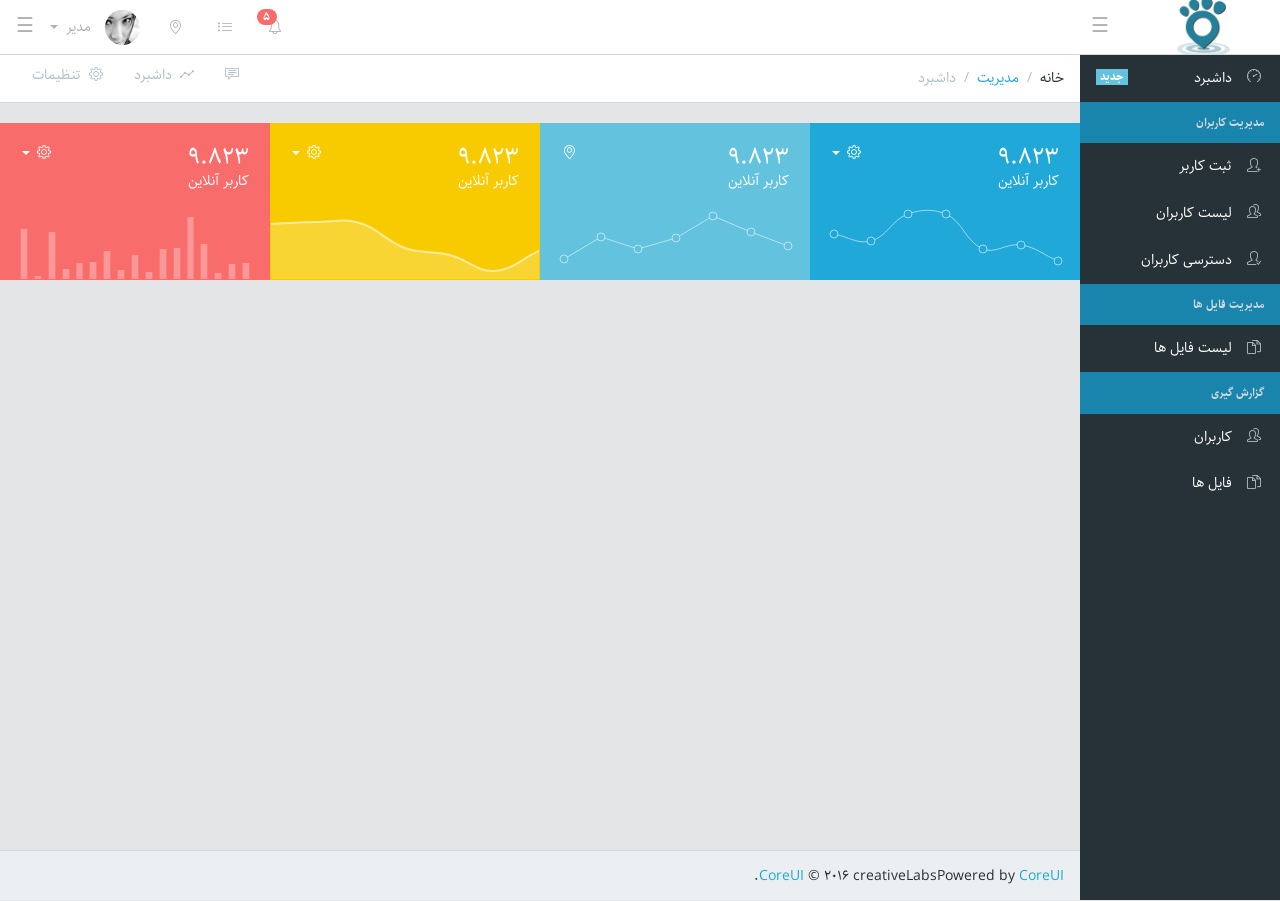
<file: npanel/index-fa.html>
<!--
 * CoreUI - Open Source Bootstrap Admin Template
 * @version v1.0.0-alpha.2
 * @link http://coreui.io
 * Copyright (c) 2016 creativeLabs Łukasz Holeczek
 * @license MIT
 -->
<!DOCTYPE html>
<html lang="IR-fa" dir="rtl">

<head>
    <meta charset="utf-8">
    <meta http-equiv="X-UA-Compatible" content="IE=edge">
    <meta name="viewport" content="width=device-width, initial-scale=1, shrink-to-fit=no">
    <meta name="description" content="CoreUI Bootstrap 4 Admin Template">
    <meta name="author" content="Lukasz Holeczek">
    <meta name="keyword" content="CoreUI Bootstrap 4 Admin Template">
    <!-- <link rel="shortcut icon" href="assets/ico/favicon.png"> -->
    <title>CoreUI Bootstrap 4 Admin Template</title>
    <!-- Icons -->
    <link href="css/font-awesome.min.css" rel="stylesheet">
    <link href="css/simple-line-icons.css" rel="stylesheet">
    <!-- Main styles for this application -->
    <link href="dest/style.css" rel="stylesheet">
</head>
<!-- BODY options, add following classes to body to change options
		1. 'compact-nav'     	  - Switch sidebar to minified version (width 50px)
		2. 'sidebar-nav'		  - Navigation on the left
			2.1. 'sidebar-off-canvas'	- Off-Canvas
				2.1.1 'sidebar-off-canvas-push'	- Off-Canvas which move content
				2.1.2 'sidebar-off-canvas-with-shadow'	- Add shadow to body elements
		3. 'fixed-nav'			  - Fixed navigation
		4. 'navbar-fixed'		  - Fixed navbar
	-->

<body class="navbar-fixed sidebar-nav fixed-nav">
    <header class="navbar">
        <div class="container-fluid">
            <button class="navbar-toggler mobile-toggler hidden-lg-up" type="button">&#9776;</button>
            <a class="navbar-brand" href="#"></a>
            <ul class="nav navbar-nav hidden-md-down">
                <li class="nav-item">
                    <a class="nav-link navbar-toggler layout-toggler" href="#">&#9776;</a>
                </li>

                <!--<li class="nav-item p-x-1">
                    <a class="nav-link" href="#">داشبورد</a>
                </li>
                <li class="nav-item p-x-1">
                    <a class="nav-link" href="#">Users</a>
                </li>
                <li class="nav-item p-x-1">
                    <a class="nav-link" href="#">Settings</a>
                </li>-->
            </ul>
            <ul class="nav navbar-nav pull-left hidden-md-down">
                <li class="nav-item">
                    <a class="nav-link aside-toggle" href="#"><i class="icon-bell"></i><span class="tag tag-pill tag-danger">5</span></a>
                </li>
                <li class="nav-item">
                    <a class="nav-link" href="#"><i class="icon-list"></i></a>
                </li>
                <li class="nav-item">
                    <a class="nav-link" href="#"><i class="icon-location-pin"></i></a>
                </li>
                <li class="nav-item dropdown">
                    <a class="nav-link dropdown-toggle nav-link" data-toggle="dropdown" href="#" role="button" aria-haspopup="true" aria-expanded="false">
                        <img src="img/avatars/6.jpg" class="img-avatar" alt="admin@bootstrapmaster.com">
                        <span class="hidden-md-down">مدیر</span>
                    </a>
                    <div class="dropdown-menu dropdown-menu-right">
                        <div class="dropdown-header text-xs-center">
                            <strong>تنظیمات</strong>
                        </div>
                        <a class="dropdown-item" href="#"><i class="fa fa-user"></i> پروفایل</a>
                        <a class="dropdown-item" href="#"><i class="fa fa-wrench"></i> تنظیمات</a>
                        <!--<a class="dropdown-item" href="#"><i class="fa fa-usd"></i> Payments<span class="tag tag-default">42</span></a>-->
                        <div class="divider"></div>
                        <a class="dropdown-item" href="#"><i class="fa fa-lock"></i> خروج</a>
                    </div>
                </li>
                <li class="nav-item">
                    <a class="nav-link navbar-toggler aside-toggle" href="#">&#9776;</a>
                </li>

            </ul>
        </div>
    </header>
    <div class="sidebar">
        <nav class="sidebar-nav">
            <ul class="nav">
                <li class="nav-item">
                    <a class="nav-link" href="index.html"><i class="icon-speedometer"></i> داشبرد <span class="tag tag-info">جدید</span></a>
                </li>

                <li class="nav-title">
                   مدیریت کاربران
                </li>
                 <li class="nav-item">
                    <a class="nav-link" href="#"><i class="icon-user-follow"></i> ثبت کاربر</a>
                    <a class="nav-link" href="#"><i class="icon-people"></i> لیست کاربران</a>
                    <a class="nav-link" href="#"><i class="icon-user-following"></i> دسترسی کاربران</a>
                </li>

                <li class="nav-title">
                   مدیریت فایل ها
                </li>
                 <li class="nav-item">
                    <a class="nav-link" href="#"><i class="icon-docs"></i> لیست فایل ها</a>
                </li>

                <li class="nav-title">
                   گزارش گیری
                </li>
                 <li class="nav-item">
                    <a class="nav-link" href="#"><i class="icon-people"></i> کاربران</a>
                    <a class="nav-link" href="#"><i class="icon-docs"></i>  فایل ها</a>
                </li>
                <!--<li class="nav-item nav-dropdown">
                    <a class="nav-link nav-dropdown-toggle" href="#"><i class="icon-puzzle"></i> ثبت کاربر جدید</a>
                    <ul class="nav-dropdown-items">
                        <li class="nav-item">
                            <a class="nav-link" href="components-buttons.html"><i class="icon-puzzle"></i> لیست کاربران</a>
                        </li>
                        <li class="nav-item">
                            <a class="nav-link" href="components-social-buttons.html"><i class="icon-puzzle"></i> Social Buttons</a>
                        </li>
                        <li class="nav-item">
                            <a class="nav-link" href="components-cards.html"><i class="icon-puzzle"></i> Cards</a>
                        </li>
                        <li class="nav-item">
                            <a class="nav-link" href="components-forms.html"><i class="icon-puzzle"></i> Forms</a>
                        </li>
                        <li class="nav-item">
                            <a class="nav-link" href="components-switches.html"><i class="icon-puzzle"></i> Switches</a>
                        </li>
                        <li class="nav-item">
                            <a class="nav-link" href="components-tables.html"><i class="icon-puzzle"></i> Tables</a>
                        </li>
                    </ul>
                </li>-->

                <!--<li class="nav-item nav-dropdown">
                    <a class="nav-link nav-dropdown-toggle" href="#"><i class="icon-star"></i> Icons</a>
                    <ul class="nav-dropdown-items">
                        <li class="nav-item">
                            <a class="nav-link" href="icons-font-awesome.html"><i class="icon-star"></i> Font Awesome</a>
                        </li>
                        <li class="nav-item">
                            <a class="nav-link" href="icons-simple-line-icons.html"><i class="icon-star"></i> Simple Line Icons</a>
                        </li>
                    </ul>
                </li>
                <li class="nav-item">
                    <a class="nav-link" href="widgets.html"><i class="icon-calculator"></i> Widgets <span class="tag tag-info">NEW</span></a>
                </li>
                <li class="nav-item">
                    <a class="nav-link" href="charts.html"><i class="icon-pie-chart"></i> Charts</a>
                </li>-->
                <!--<li class="divider"></li>
                <li class="nav-title">
                    Extras
                </li>
                <li class="nav-item nav-dropdown">
                    <a class="nav-link nav-dropdown-toggle" href="#"><i class="icon-star"></i> Pages</a>
                    <ul class="nav-dropdown-items">
                        <li class="nav-item">
                            <a class="nav-link" href="pages-login.html" target="_top"><i class="icon-star"></i> Login</a>
                        </li>
                        <li class="nav-item">
                            <a class="nav-link" href="pages-register.html" target="_top"><i class="icon-star"></i> Register</a>
                        </li>
                        <li class="nav-item">
                            <a class="nav-link" href="pages-404.html" target="_top"><i class="icon-star"></i> Error 404</a>
                        </li>
                        <li class="nav-item">
                            <a class="nav-link" href="pages-500.html" target="_top"><i class="icon-star"></i> Error 500</a>
                        </li>
                    </ul>
                </li>-->

            </ul>
        </nav>
    </div>
    <!-- Main content -->
    <main class="main">

        <!-- Breadcrumb -->
        <ol class="breadcrumb">
            <li class="breadcrumb-item">خانه</li>
            <li class="breadcrumb-item"><a href="#">مدیریت</a>
            </li>
            <li class="breadcrumb-item active">داشبرد</li>

            <!-- Breadcrumb Menu-->
            <li class="breadcrumb-menu">
                <div class="btn-group" role="group" aria-label="Button group with nested dropdown">
                    <a class="btn btn-secondary" href="#"><i class="icon-speech"></i></a>
                    <a class="btn btn-secondary" href="./"><i class="icon-graph"></i> &nbsp;داشبرد</a>
                    <a class="btn btn-secondary" href="#"><i class="icon-settings"></i> &nbsp;تنظیمات</a>
                </div>
            </li>
        </ol>

        <div class="container-fluid">

            <div class="animated fadeIn">
                <div class="row">
                    <div class="col-sm-6 col-lg-3">
                        <div class="card card-inverse card-primary">
                            <div class="card-block p-b-0">
                                <div class="btn-group pull-left">
                                    <button type="button" class="btn btn-transparent active dropdown-toggle p-a-0" data-toggle="dropdown" aria-haspopup="true" aria-expanded="false">
                                        <i class="icon-settings"></i>
                                    </button>
                                    <div class="dropdown-menu dropdown-menu-right">
                                        <a class="dropdown-item" href="#">Action</a>
                                        <a class="dropdown-item" href="#">Another action</a>
                                        <a class="dropdown-item" href="#">Something else here</a>
                                    </div>
                                </div>
                                <h4 class="m-b-0">9.823</h4>
                                <p>کاربر آنلاین</p>
                            </div>
                            <div class="chart-wrapper p-x-1" style="height:70px;">
                                <canvas id="card-chart1" class="chart" height="70"></canvas>
                            </div>
                        </div>
                    </div>
                    <!--/col-->

                    <div class="col-sm-6 col-lg-3">
                        <div class="card card-inverse card-info">
                            <div class="card-block p-b-0">
                                <button type="button" class="btn btn-transparent active p-a-0 pull-left">
                                    <i class="icon-location-pin"></i>
                                </button>
                                <h4 class="m-b-0">9.823</h4>
                                <p>کاربر آنلاین</p>
                            </div>
                            <div class="chart-wrapper p-x-1" style="height:70px;">
                                <canvas id="card-chart2" class="chart" height="70"></canvas>
                            </div>
                        </div>
                    </div>
                    <!--/col-->

                    <div class="col-sm-6 col-lg-3">
                        <div class="card card-inverse card-warning">
                            <div class="card-block p-b-0">
                                <div class="btn-group pull-left">
                                    <button type="button" class="btn btn-transparent active dropdown-toggle p-a-0" data-toggle="dropdown" aria-haspopup="true" aria-expanded="false">
                                        <i class="icon-settings"></i>
                                    </button>
                                    <div class="dropdown-menu dropdown-menu-right">
                                        <a class="dropdown-item" href="#">Action</a>
                                        <a class="dropdown-item" href="#">Another action</a>
                                        <a class="dropdown-item" href="#">Something else here</a>
                                    </div>
                                </div>
                                <h4 class="m-b-0">9.823</h4>
                                <p>کاربر آنلاین</p>
                            </div>
                            <div class="chart-wrapper" style="height:70px;">
                                <canvas id="card-chart3" class="chart" height="70"></canvas>
                            </div>
                        </div>
                    </div>
                    <!--/col-->

                    <div class="col-sm-6 col-lg-3">
                        <div class="card card-inverse card-danger">
                            <div class="card-block p-b-0">
                                <div class="btn-group pull-left">
                                    <button type="button" class="btn btn-transparent active dropdown-toggle p-a-0" data-toggle="dropdown" aria-haspopup="true" aria-expanded="false">
                                        <i class="icon-settings"></i>
                                    </button>
                                    <div class="dropdown-menu dropdown-menu-right">
                                        <a class="dropdown-item" href="#">Action</a>
                                        <a class="dropdown-item" href="#">Another action</a>
                                        <a class="dropdown-item" href="#">Something else here</a>
                                    </div>
                                </div>
                                <h4 class="m-b-0">9.823</h4>
                                <p>کاربر آنلاین</p>
                            </div>
                            <div class="chart-wrapper p-x-1" style="height:70px;">
                                <canvas id="card-chart4" class="chart" height="70"></canvas>
                            </div>
                        </div>
                    </div>
                    <!--/col-->

                </div>
                <!--/row-->
            </div>

        </div>
        <!--/.container-fluid-->
    </main>

    <aside class="aside-menu">
        <ul class="nav nav-tabs" role="tablist">
            <li class="nav-item">
                <a class="nav-link active" data-toggle="tab" href="#timeline" role="tab"><i class="icon-list"></i></a>
            </li>
            <li class="nav-item">
                <a class="nav-link" data-toggle="tab" href="#messages" role="tab"><i class="icon-speech"></i></a>
            </li>
            <li class="nav-item">
                <a class="nav-link" data-toggle="tab" href="#settings" role="tab"><i class="icon-settings"></i></a>
            </li>
        </ul>
        <!-- Tab panes -->
        <div class="tab-content">
            <div class="tab-pane active" id="timeline" role="tabpanel">
                <div class="callout m-a-0 p-y-h text-muted text-xs-center bg-faded text-uppercase">
                    <small><b>Today</b>
                    </small>
                </div>
                <hr class="transparent m-x-1 m-y-0">
                <div class="callout callout-warning m-a-0 p-y-1">
                    <div class="avatar pull-xs-right">
                        <img src="img/avatars/7.jpg" class="img-avatar" alt="admin@bootstrapmaster.com">
                    </div>
                    <div>Meeting with
                        <strong>Lucas</strong>
                    </div>
                    <small class="text-muted m-r-1"><i class="icon-calendar"></i>&nbsp; 1 - 3pm</small>
                    <small class="text-muted"><i class="icon-location-pin"></i>&nbsp; Palo Alto, CA</small>
                </div>
                <hr class="m-x-1 m-y-0">
                <div class="callout callout-info m-a-0 p-y-1">
                    <div class="avatar pull-xs-right">
                        <img src="img/avatars/4.jpg" class="img-avatar" alt="admin@bootstrapmaster.com">
                    </div>
                    <div>Skype with
                        <strong>Megan</strong>
                    </div>
                    <small class="text-muted m-r-1"><i class="icon-calendar"></i>&nbsp; 4 - 5pm</small>
                    <small class="text-muted"><i class="icon-social-skype"></i>&nbsp; On-line</small>
                </div>
                <hr class="transparent m-x-1 m-y-0">
                <div class="callout m-a-0 p-y-h text-muted text-xs-center bg-faded text-uppercase">
                    <small><b>Tomorrow</b>
                    </small>
                </div>
                <hr class="transparent m-x-1 m-y-0">
                <div class="callout callout-danger m-a-0 p-y-1">
                    <div>New UI Project -
                        <strong>deadline</strong>
                    </div>
                    <small class="text-muted m-r-1"><i class="icon-calendar"></i>&nbsp; 10 - 11pm</small>
                    <small class="text-muted"><i class="icon-home"></i>&nbsp; creativeLabs HQ</small>
                    <div class="avatars-stack m-t-h">
                        <div class="avatar avatar-xs">
                            <img src="img/avatars/2.jpg" class="img-avatar" alt="admin@bootstrapmaster.com">
                        </div>
                        <div class="avatar avatar-xs">
                            <img src="img/avatars/3.jpg" class="img-avatar" alt="admin@bootstrapmaster.com">
                        </div>
                        <div class="avatar avatar-xs">
                            <img src="img/avatars/4.jpg" class="img-avatar" alt="admin@bootstrapmaster.com">
                        </div>
                        <div class="avatar avatar-xs">
                            <img src="img/avatars/5.jpg" class="img-avatar" alt="admin@bootstrapmaster.com">
                        </div>
                        <div class="avatar avatar-xs">
                            <img src="img/avatars/6.jpg" class="img-avatar" alt="admin@bootstrapmaster.com">
                        </div>
                    </div>
                </div>
                <hr class="m-x-1 m-y-0">
                <div class="callout callout-success m-a-0 p-y-1">
                    <div>
                        <strong>#10 Startups.Garden</strong>Meetup</div>
                    <small class="text-muted m-r-1"><i class="icon-calendar"></i>&nbsp; 1 - 3pm</small>
                    <small class="text-muted"><i class="icon-location-pin"></i>&nbsp; Palo Alto, CA</small>
                </div>
                <hr class="m-x-1 m-y-0">
                <div class="callout callout-primary m-a-0 p-y-1">
                    <div>
                        <strong>Team meeting</strong>
                    </div>
                    <small class="text-muted m-r-1"><i class="icon-calendar"></i>&nbsp; 4 - 6pm</small>
                    <small class="text-muted"><i class="icon-home"></i>&nbsp; creativeLabs HQ</small>
                    <div class="avatars-stack m-t-h">
                        <div class="avatar avatar-xs">
                            <img src="img/avatars/2.jpg" class="img-avatar" alt="admin@bootstrapmaster.com">
                        </div>
                        <div class="avatar avatar-xs">
                            <img src="img/avatars/3.jpg" class="img-avatar" alt="admin@bootstrapmaster.com">
                        </div>
                        <div class="avatar avatar-xs">
                            <img src="img/avatars/4.jpg" class="img-avatar" alt="admin@bootstrapmaster.com">
                        </div>
                        <div class="avatar avatar-xs">
                            <img src="img/avatars/5.jpg" class="img-avatar" alt="admin@bootstrapmaster.com">
                        </div>
                        <div class="avatar avatar-xs">
                            <img src="img/avatars/6.jpg" class="img-avatar" alt="admin@bootstrapmaster.com">
                        </div>
                        <div class="avatar avatar-xs">
                            <img src="img/avatars/7.jpg" class="img-avatar" alt="admin@bootstrapmaster.com">
                        </div>
                        <div class="avatar avatar-xs">
                            <img src="img/avatars/8.jpg" class="img-avatar" alt="admin@bootstrapmaster.com">
                        </div>
                    </div>
                </div>
                <hr class="m-x-1 m-y-0">
            </div>
            <div class="tab-pane p-a-1" id="messages" role="tabpanel">
                <div class="message">
                    <div class="p-y-1 p-b-3 m-r-1 pull-left">
                        <div class="avatar">
                            <img src="img/avatars/7.jpg" class="img-avatar" alt="admin@bootstrapmaster.com">
                            <span class="avatar-status tag-success"></span>
                        </div>
                    </div>
                    <div>
                        <small class="text-muted">Lukasz Holeczek</small>
                        <small class="text-muted pull-left m-t-q">1:52 PM</small>
                    </div>
                    <div class="text-truncate font-weight-bold">Lorem ipsum dolor sit amet</div>
                    <small class="text-muted">Lorem ipsum dolor sit amet, consectetur adipisicing elit, sed do eiusmod tempor incididunt...</small>
                </div>
                <hr>
                <div class="message">
                    <div class="p-y-1 p-b-3 m-r-1 pull-left">
                        <div class="avatar">
                            <img src="img/avatars/7.jpg" class="img-avatar" alt="admin@bootstrapmaster.com">
                            <span class="avatar-status tag-success"></span>
                        </div>
                    </div>
                    <div>
                        <small class="text-muted">Lukasz Holeczek</small>
                        <small class="text-muted pull-left m-t-q">1:52 PM</small>
                    </div>
                    <div class="text-truncate font-weight-bold">Lorem ipsum dolor sit amet</div>
                    <small class="text-muted">Lorem ipsum dolor sit amet, consectetur adipisicing elit, sed do eiusmod tempor incididunt...</small>
                </div>
                <hr>
                <div class="message">
                    <div class="p-y-1 p-b-3 m-r-1 pull-left">
                        <div class="avatar">
                            <img src="img/avatars/7.jpg" class="img-avatar" alt="admin@bootstrapmaster.com">
                            <span class="avatar-status tag-success"></span>
                        </div>
                    </div>
                    <div>
                        <small class="text-muted">Lukasz Holeczek</small>
                        <small class="text-muted pull-right m-t-q">1:52 PM</small>
                    </div>
                    <div class="text-truncate font-weight-bold">Lorem ipsum dolor sit amet</div>
                    <small class="text-muted">Lorem ipsum dolor sit amet, consectetur adipisicing elit, sed do eiusmod tempor incididunt...</small>
                </div>
                <hr>
                <div class="message">
                    <div class="p-y-1 p-b-3 m-r-1 pull-left">
                        <div class="avatar">
                            <img src="img/avatars/7.jpg" class="img-avatar" alt="admin@bootstrapmaster.com">
                            <span class="avatar-status tag-success"></span>
                        </div>
                    </div>
                    <div>
                        <small class="text-muted">Lukasz Holeczek</small>
                        <small class="text-muted pull-right m-t-q">1:52 PM</small>
                    </div>
                    <div class="text-truncate font-weight-bold">Lorem ipsum dolor sit amet</div>
                    <small class="text-muted">Lorem ipsum dolor sit amet, consectetur adipisicing elit, sed do eiusmod tempor incididunt...</small>
                </div>
                <hr>
                <div class="message">
                    <div class="p-y-1 p-b-3 m-r-1 pull-left">
                        <div class="avatar">
                            <img src="img/avatars/7.jpg" class="img-avatar" alt="admin@bootstrapmaster.com">
                            <span class="avatar-status tag-success"></span>
                        </div>
                    </div>
                    <div>
                        <small class="text-muted">Lukasz Holeczek</small>
                        <small class="text-muted pull-right m-t-q">1:52 PM</small>
                    </div>
                    <div class="text-truncate font-weight-bold">Lorem ipsum dolor sit amet</div>
                    <small class="text-muted">Lorem ipsum dolor sit amet, consectetur adipisicing elit, sed do eiusmod tempor incididunt...</small>
                </div>
            </div>
            <div class="tab-pane p-a-1" id="settings" role="tabpanel">
                <h6>Settings</h6>
                <div class="aside-options">
                    <div class="clearfix m-t-2">
                        <small><b>Option 1</b>
                        </small>
                        <label class="switch switch-text switch-pill switch-success switch-sm pull-right">
                            <input type="checkbox" class="switch-input" checked>
                            <span class="switch-label" data-on="On" data-off="Off"></span>
                            <span class="switch-handle"></span>
                        </label>
                    </div>
                    <div>
                        <small class="text-muted">Lorem ipsum dolor sit amet, consectetur adipisicing elit, sed do eiusmod tempor incididunt ut labore et dolore magna aliqua.</small>
                    </div>
                </div>
                <div class="aside-options">
                    <div class="clearfix m-t-1">
                        <small><b>Option 2</b>
                        </small>
                        <label class="switch switch-text switch-pill switch-success switch-sm pull-right">
                            <input type="checkbox" class="switch-input">
                            <span class="switch-label" data-on="On" data-off="Off"></span>
                            <span class="switch-handle"></span>
                        </label>
                    </div>
                    <div>
                        <small class="text-muted">Lorem ipsum dolor sit amet, consectetur adipisicing elit, sed do eiusmod tempor incididunt ut labore et dolore magna aliqua.</small>
                    </div>
                </div>
                <div class="aside-options">
                    <div class="clearfix m-t-1">
                        <small><b>Option 3</b>
                        </small>
                        <label class="switch switch-text switch-pill switch-success switch-sm pull-right">
                            <input type="checkbox" class="switch-input">
                            <span class="switch-label" data-on="On" data-off="Off"></span>
                            <span class="switch-handle"></span>
                        </label>
                    </div>
                </div>
                <div class="aside-options">
                    <div class="clearfix m-t-1">
                        <small><b>Option 4</b>
                        </small>
                        <label class="switch switch-text switch-pill switch-success switch-sm pull-right">
                            <input type="checkbox" class="switch-input" checked>
                            <span class="switch-label" data-on="On" data-off="Off"></span>
                            <span class="switch-handle"></span>
                        </label>
                    </div>
                </div>
                <hr>
                <h6>System Utilization</h6>
                <div class="text-uppercase m-b-q m-t-2">
                    <small><b>CPU Usage</b>
                    </small>
                </div>
                <progress class="progress progress-xs progress-info m-a-0" value="25" max="100">25%</progress>
                <small class="text-muted">348 Processes. 1/4 Cores.</small>
                <div class="text-uppercase m-b-q m-t-h">
                    <small><b>Memory Usage</b>
                    </small>
                </div>
                <progress class="progress progress-xs progress-warning m-a-0" value="70" max="100">70%</progress>
                <small class="text-muted">11444GB/16384MB</small>
                <div class="text-uppercase m-b-q m-t-h">
                    <small><b>SSD 1 Usage</b>
                    </small>
                </div>
                <progress class="progress progress-xs progress-danger m-a-0" value="95" max="100">95%</progress>
                <small class="text-muted">243GB/256GB</small>
                <div class="text-uppercase m-b-q m-t-h">
                    <small><b>SSD 2 Usage</b>
                    </small>
                </div>
                <progress class="progress progress-xs progress-success m-a-0" value="10" max="100">10%</progress>
                <small class="text-muted">25GB/256GB</small>
            </div>
        </div>
    </aside>

    <footer class="footer">
        <span class="text-left">
            <a href="http://coreui.io">CoreUI</a> &copy; 2016 creativeLabs.
        </span>
        <span class="pull-right">
            Powered by <a href="http://coreui.io">CoreUI</a>
        </span>
    </footer>
    <!-- Bootstrap and necessary plugins -->
    <script src="js/libs/jquery.min.js"></script>
    <script src="js/libs/tether.min.js"></script>
    <script src="js/libs/bootstrap.min.js"></script>
    <script src="js/libs/pace.min.js"></script>

    <!-- Plugins and scripts required by all views -->
    <script src="js/libs/Chart.min.js"></script>

    <!-- CoreUI main scripts -->

    <script src="js/app.js"></script>

    <!-- Plugins and scripts required by this views -->
    <!-- Custom scripts required by this view -->
    <script src="js/views/main.js"></script>

    <!-- Grunt watch plugin -->
    <script src="//localhost:35729/livereload.js"></script>
</body>

</html>
</file>
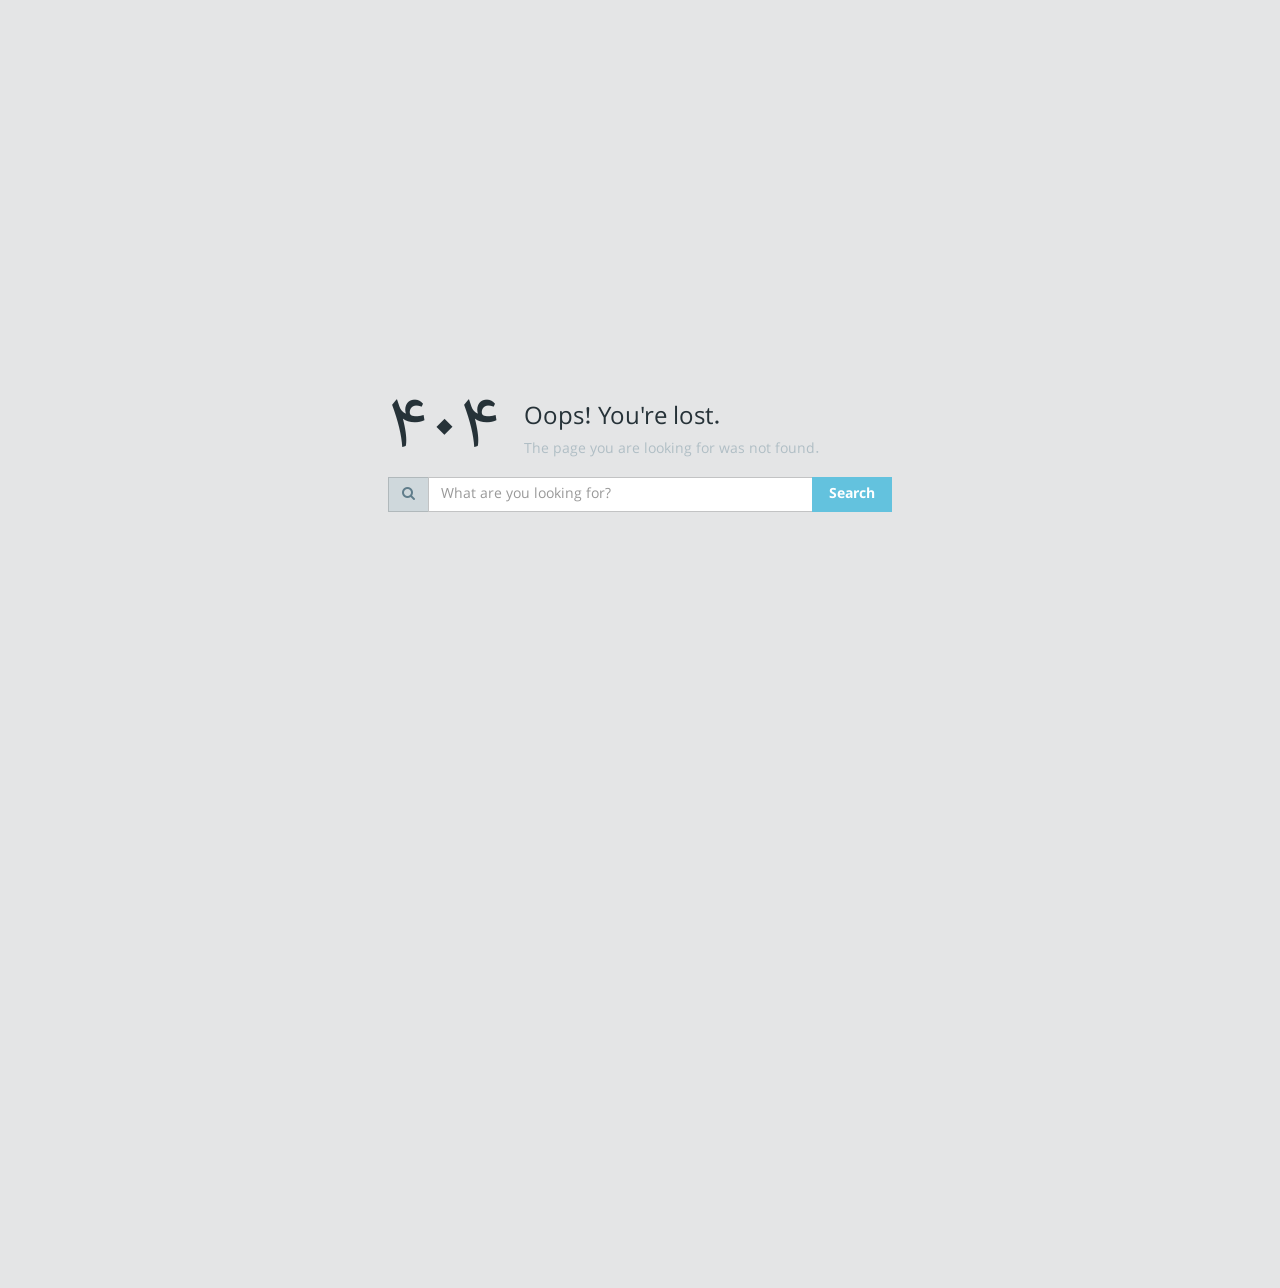
<file: npanel/pages-404.html>
<!--
 * CoreUI - Open Source Bootstrap Admin Template
 * @version v1.0.0-alpha.2
 * @link http://coreui.io
 * Copyright (c) 2016 creativeLabs Łukasz Holeczek
 * @license MIT
 -->
<!DOCTYPE html>
<html lang="en">

<head>
    <meta charset="utf-8">
    <meta http-equiv="X-UA-Compatible" content="IE=edge">
    <meta name="viewport" content="width=device-width, initial-scale=1, shrink-to-fit=no">
    <meta name="description" content="CoreUI Bootstrap 4 Admin Template">
    <meta name="author" content="Lukasz Holeczek">
    <meta name="keyword" content="CoreUI Bootstrap 4 Admin Template">
    <!-- <link rel="shortcut icon" href="assets/ico/favicon.png"> -->
    <title>CoreUI Bootstrap 4 Admin Template</title>
    <!-- Icons -->
    <link href="css/font-awesome.min.css" rel="stylesheet">
    <link href="css/simple-line-icons.css" rel="stylesheet">
    <!-- Main styles for this application -->
    <link href="css/style.css" rel="stylesheet">
</head>

<body class="">
    <div class="container">
        <div class="row">
            <div class="col-md-5 m-x-auto pull-xs-none vamiddle">
                <div class="clearfix">
                    <h1 class="pull-left display-3 m-r-2">404</h1>
                    <h4 class="p-t-1">Oops! You're lost.</h4>
                    <p class="text-muted">The page you are looking for was not found.</p>
                </div>
                <div class="input-prepend input-group">
                    <span class="input-group-addon"><i class="fa fa-search"></i>
                    </span>
                    <input id="prependedInput" class="form-control" size="16" type="text" placeholder="What are you looking for?">
                    <span class="input-group-btn">
                        <button class="btn btn-info" type="button">Search</button>
                    </span>
                </div>
            </div>
        </div>
    </div>
    <!-- Bootstrap and necessary plugins -->
    <script src="js/libs/jquery.min.js"></script>
    <script src="js/libs/tether.min.js"></script>
    <script src="js/libs/bootstrap.min.js"></script>
    <script>
        function verticalAlignMiddle()
        {
            var bodyHeight = $(window).height();
            var formHeight = $('.vamiddle').height();
            var marginTop = (bodyHeight / 2) - (formHeight / 2);
            if (marginTop > 0)
            {
                $('.vamiddle').css('margin-top', marginTop);
            }
        }
        $(document).ready(function()
        {
            verticalAlignMiddle();
        });
        $(window).bind('resize', verticalAlignMiddle);
    </script>
    <!-- Grunt watch plugin -->
    <script src="//localhost:35729/livereload.js"></script>
</body>

</html>
</file>
<file: webapp/components/loader.css>
/**
 * This is an auto-generated code by Monaca JS/CSS Components.
 * Please do not edit by hand.
 */

/*** <GENERATED> ***/


/*** <Start:monaca-onsenui> ***/
/*** <Start:monaca-onsenui LoadCss:"components/monaca-onsenui/css/onsenui.css"> ***/
@import url("monaca-onsenui/css/onsenui.css");
/*** <End:monaca-onsenui LoadCss:"components/monaca-onsenui/css/onsenui.css"> ***/
/*** <Start:monaca-onsenui LoadCss:"components/monaca-onsenui/css/onsen-css-components.css"> ***/
@import url("monaca-onsenui/css/onsen-css-components.css");
/*** <End:monaca-onsenui LoadCss:"components/monaca-onsenui/css/onsen-css-components.css"> ***/
/*** <End:monaca-onsenui> ***/
</file>
<file: webapp/lib/onsenui/css/onsenui.css>
/*! onsenui - v2.0.3 - 2016-10-26 */
/*
Copyright 2013-2015 ASIAL CORPORATION

Licensed under the Apache License, Version 2.0 (the "License");
you may not use this file except in compliance with the License.
You may obtain a copy of the License at

   http://www.apache.org/licenses/LICENSE-2.0

Unless required by applicable law or agreed to in writing, software
distributed under the License is distributed on an "AS IS" BASIS,
WITHOUT WARRANTIES OR CONDITIONS OF ANY KIND, either express or implied.
See the License for the specific language governing permissions and
limitations under the License.

 */

@import url("font_awesome/css/font-awesome.min.css");
@import url("ionicons/css/ionicons.min.css");
@import url("material-design-iconic-font/css/material-design-iconic-font.min.css");

/* custom elements */
ons-page, ons-navigator,
ons-split-view, ons-sliding-menu, ons-tabbar,
ons-gesture-detector {
  display: block;
}

ons-navigator,
ons-tabbar,
ons-dialog,
ons-alert-dialog {
  position: absolute;
  top: 0;
  left: 0;
  bottom: 0;
  right: 0;
  overflow: hidden;
}

ons-tab {
  -webkit-transform: translate3d(0, 0, 0);
          transform: translate3d(0, 0, 0);
}

ons-page, ons-navigator, ons-tabbar, ons-sliding-menu, ons-split-view, ons-dialog, ons-alert-dialog {
  z-index: 2;
}

ons-fab, ons-speed-dial {
  z-index: 3;
}

* {
  -webkit-touch-callout: none;
  -webkit-user-select: none;
  -webkit-tap-highlight-color: rgba(0, 0, 0, 0) !important;
}

input, textarea {
  -webkit-user-select: auto;
}

ons-toolbar:not([inline]), ons-bottom-toolbar {
  position: absolute;
  left: 0;
  right: 0;
  z-index: 10000;
}
ons-toolbar:not([inline]) {
  top: 0;
}
ons-bottom-toolbar {
  bottom: 0;
}

.page, .page__content {
  background-color: transparent !important;
  background: transparent !important;
}

.page__content {
  overflow: auto;
  -webkit-overflow-scrolling: touch;
  z-index: 0;
  -ms-touch-action: pan-y;
}

.navigation-bar + .page__background + .page__content {
  margin-top: -1px;
  top: 44px;
}

.navigation-bar--material + .page__background + .page__content {
  top: 56px;
}

.page[status-bar-fill] > .page__content {
  top: 20px;
}

.page[status-bar-fill] > .navigation-bar {
  padding-top: 20px;
  box-sizing: content-box;
}

.page[status-bar-fill] > .navigation-bar + .page__background + .page__content {
  top: 64px;
}

.page[status-bar-fill] > .navigation-bar--material + .page__background + .page__content {
  top: 76px;
}

ons-tabbar[status-bar-fill] > .tab-bar--top__content {
  top: 71px;
}

ons-tabbar[status-bar-fill] > .tab-bar--top {
  padding-top: 22px;
}

ons-tabbar[position="top"] .page[status-bar-fill] > .page__content {
  top: 0px;
}

.navigation-bar + .page__background + .page__content ons-tabbar[status-bar-fill] > .tab-bar--top {
  top: 0px;
}

.navigation-bar + .page__background + .page__content ons-tabbar[status-bar-fill] > .tab-bar--top__content {
  top: 49px;
}

.page-with-bottom-toolbar > .page__content {
  bottom: 44px;
}

ons-dialog[disabled] > .dialog,
ons-alert-dialog[disabled],
ons-popover[disabled] {
  pointer-events: none;
  opacity: 0.75;
}

ons-list-item[disabled] {
   pointer-events: none;
}

ons-pull-hook {
  position: relative;
  display: block;
  margin: auto;
  text-align: center;
  z-index: 20002;
}

ons-splitter {
  overflow: hidden;
}

ons-splitter, ons-splitter-mask, ons-splitter-content, ons-splitter-side {
  display: block;
  position: absolute;
  left: 0;
  right: 0;
  top: 0;
  bottom: 0;
  box-sizing: border-box;
  z-index: 0;
}

ons-splitter-mask {
  z-index: 2;
  background-color: rgba(0, 0, 0, 0.1);
  display: none;
  opacity: 0;
}

ons-splitter-content {
  z-index: 1;
}

ons-splitter-side {
  right: auto;
  z-index: 1;
}

ons-splitter-side[side="right"] {
  right: 0;
  left: auto;
}

ons-splitter-side[mode="collapse"] {
  z-index: 3;
  left: auto;
  right: 100%;
}

ons-splitter-side[side="right"][mode="collapse"] {
  right: auto;
  left: 100%;
}

ons-splitter-side[mode="split"] ~ ons-splitter-mask {
  display: none !important;
}

ons-splitter-side[mode="split"] {
  -webkit-transform: none !important;
          transform: none !important;
  -webkit-transition: none !important;
  transition: none !important;
}

ons-toolbar-button > ons-icon[icon*="ion-"] {
  font-size: 26px;
}

ons-range {
  display: inline-block;
}

ons-range > input {
  min-width: 50px;
  width: 100%;
}

/*
Copyright 2013-2015 ASIAL CORPORATION

Licensed under the Apache License, Version 2.0 (the "License");
you may not use this file except in compliance with the License.
You may obtain a copy of the License at

   http://www.apache.org/licenses/LICENSE-2.0

Unless required by applicable law or agreed to in writing, software
distributed under the License is distributed on an "AS IS" BASIS,
WITHOUT WARRANTIES OR CONDITIONS OF ANY KIND, either express or implied.
See the License for the specific language governing permissions and
limitations under the License.

 */

ons-carousel {
  display: block;
  position: relative;
  width: 100%;
  overflow: hidden;
}

ons-carousel-item {
  display: block;
  height: 100%;
  visibility: hidden;
}

ons-carousel[fullscreen] {
  position: absolute;
  top: 0px;
  right: 0px;
  left: 0px;
  bottom: 0px;
  box-sizing: border-box;
}

ons-carousel[disabled] {
  pointer-events: none;
  opacity: 0.75;
}

ons-row {
  display: -webkit-box;
  display: -moz-flex;
  display: flex;
  flex-wrap: wrap;
  width: 100%;
  box-sizing: border-box;
}

ons-row[vertical-align="top"], ons-row[align="top"] {
  -webkit-box-align: start;
  box-align: start;
  -moz-align-items: flex-start;
  -ms-grid-row-align: flex-start;
      align-items: flex-start;
}

ons-row[vertical-align="bottom"], ons-row[align="bottom"] {
  -webkit-box-align: end;
  box-align: end;
  -moz-align-items: flex-end;
  -ms-grid-row-align: flex-end;
      align-items: flex-end;
}

ons-row[vertical-align="center"], ons-row[align="center"] {
  -webkit-box-align: center;
  box-align: center;
  -moz-align-items: center;
  -ms-grid-row-align: center;
      align-items: center;
  text-align: inherit;
}

ons-row + ons-row {
  padding-top: 0;
}

ons-col {
  -webkit-box-flex: 1;
  -moz-flex: 1;
  flex: 1;
  display: block;
  width: 100%;
  box-sizing: border-box;
}

ons-col[vertical-align="top"], ons-col[align="top"] {
  align-self: flex-start;
}

ons-col[vertical-align="bottom"], ons-col[align="bottom"] {
  align-self: flex-end; }

ons-col[vertical-align="center"], ons-col[align="center"] {
  -webkit-align-self: center;
  -moz-align-self: center;
  -ms-flex-item-align: center;
  text-align: inherit;
}


/*
Copyright 2013-2015 ASIAL CORPORATION

Licensed under the Apache License, Version 2.0 (the "License");
you may not use this file except in compliance with the License.
You may obtain a copy of the License at

   http://www.apache.org/licenses/LICENSE-2.0

Unless required by applicable law or agreed to in writing, software
distributed under the License is distributed on an "AS IS" BASIS,
WITHOUT WARRANTIES OR CONDITIONS OF ANY KIND, either express or implied.
See the License for the specific language governing permissions and
limitations under the License.

 */

.ons-icon {
  display: inline-block;
  font-style: normal;
  font-weight: normal;
  -webkit-font-smoothing: antialiased;
  -moz-osx-font-smoothing: grayscale;
}

:not(ons-toolbar-button) > .ons-icon--ion {
  line-height: 0.75em;
  vertical-align: -25%;
}

ons-icon[spin] {
  -webkit-animation: ons-icon-spin 2s infinite linear;
  animation: ons-icon-spin 2s infinite linear;
}

@-webkit-keyframes ons-icon-spin {
  0% {
    -webkit-transform: rotate(0deg);
  }
  100% {
    -webkit-transform: rotate(359deg);
  }
}

@keyframes ons-icon-spin {
  0% {
    -webkit-transform: rotate(0deg);
    transform: rotate(0deg);
  }
  100% {
    -webkit-transform: rotate(359deg);
    transform: rotate(359deg);
  }
}

.ons-icon[rotate="90"] {
  -webkit-transform: rotate(90deg);
  transform: rotate(90deg);
}

.ons-icon[rotate="180"] {
  -webkit-transform: rotate(180deg);
  transform: rotate(180deg);
}

.ons-icon[rotate="270"] {
  -webkit-transform: rotate(270deg);
  transform: rotate(270deg);
}

ons-icon[fixed-width] {
  width: 1.28571429em;
  text-align: center;
}

.ons-icon--lg {
  font-size: 1.33333333em;
  line-height: 0.75em;
  vertical-align: -15%;
}

.ons-icon--2x {
  font-size: 2em;
}

.ons-icon--3x {
  font-size: 3em;
}

.ons-icon--4x {
  font-size: 4em;
}

.ons-icon--5x {
  font-size: 5em;
}

ons-input {
  display: inline-block;
  position: relative;
}

ons-input .text-input__container {
  width: 100%;
  display: inline-block;
}

ons-input .text-input__label:not(.text-input--material__label) {
  display: none;
}

ons-input:not([float]) .text-input__label--active {
  display: none;
}

ons-input[disabled] {
  opacity: 0.5;
  pointer-events: none;
}

ons-input input.text-input--material::-webkit-input-placeholder {
  color: transparent;
}

ons-input input.text-input--material::-moz-placeholder {
  color: transparent;
}

ons-input input.text-input--material:-ms-input-placeholder {
  color: transparent;
}

/*
Copyright 2013-2015 ASIAL CORPORATION

Licensed under the Apache License, Version 2.0 (the "License");
you may not use this file except in compliance with the License.
You may obtain a copy of the License at

   http://www.apache.org/licenses/LICENSE-2.0

Unless required by applicable law or agreed to in writing, software
distributed under the License is distributed on an "AS IS" BASIS,
WITHOUT WARRANTIES OR CONDITIONS OF ANY KIND, either express or implied.
See the License for the specific language governing permissions and
limitations under the License.

 */

ons-progress-bar {
  display: block;
}

ons-progress-circular {
  display: inline-block;
  width: 42px;
  height: 42px;
}

ons-progress-circular > svg.progress-circular {
  width: 100%;
  height: 100%;
}

/*
Copyright 2013-2015 ASIAL CORPORATION

Licensed under the Apache License, Version 2.0 (the "License");
you may not use this file except in compliance with the License.
You may obtain a copy of the License at

   http://www.apache.org/licenses/LICENSE-2.0

Unless required by applicable law or agreed to in writing, software
distributed under the License is distributed on an "AS IS" BASIS,
WITHOUT WARRANTIES OR CONDITIONS OF ANY KIND, either express or implied.
See the License for the specific language governing permissions and
limitations under the License.

 */
.ripple {
  display: block;
  position: absolute;
  overflow: hidden;
  top: 0;
  left: 0;
  right: 0;
  bottom: 0;
  pointer-events: none;
}

ons-list-item .ripple__wave, ons-list-item .ripple__background,
.button--material--flat .ripple__wave, .button--material--flat .ripple__background{
  background: rgba(189, 189, 189, 0.3);
}

.ripple__background {
  background: rgba(255, 255, 255, 0.2);
  position: absolute;
  top: 0;
  left: 0;
  right: 0;
  bottom: 0;
  opacity: 0;
  pointer-events: none;
}

.ripple__wave {
  background: rgba(255, 255, 255, 0.2);
  width: 0;
  height: 0;
  border-radius: 50%;
  position: absolute;
  top: 0;
  left: 0;
  z-index: 0;
  pointer-events: none;
}

/*
Copyright 2013-2015 ASIAL CORPORATION

Licensed under the Apache License, Version 2.0 (the "License");
you may not use this file except in compliance with the License.
You may obtain a copy of the License at

   http://www.apache.org/licenses/LICENSE-2.0

Unless required by applicable law or agreed to in writing, software
distributed under the License is distributed on an "AS IS" BASIS,
WITHOUT WARRANTIES OR CONDITIONS OF ANY KIND, either express or implied.
See the License for the specific language governing permissions and
limitations under the License.

*/

ons-sliding-menu {
  position: absolute;
  left: 0px;
  right: 0px;
  top: 0px;
  bottom: 0px;
  z-index: 0;
  overflow-x: hidden;
}

.onsen-sliding-menu__menu,
.onsen-sliding-menu__main {
  position: absolute;
  top: 0px;
  left: 0px;
  bottom: 0px;
  right: 0px;
  z-index: 0;
  margin: 0;
  padding: 0;
}

.onsen-sliding-menu__menu {
  opacity: 0;
}


/*
Copyright 2013-2015 ASIAL CORPORATION

Licensed under the Apache License, Version 2.0 (the "License");
you may not use this file except in compliance with the License.
You may obtain a copy of the License at

   http://www.apache.org/licenses/LICENSE-2.0

Unless required by applicable law or agreed to in writing, software
distributed under the License is distributed on an "AS IS" BASIS,
WITHOUT WARRANTIES OR CONDITIONS OF ANY KIND, either express or implied.
See the License for the specific language governing permissions and
limitations under the License.

*/

ons-split-view {
  position: absolute;
  left: 0px;
  right: 0px;
  top: 0px;
  bottom: 0px;
  z-index: 0;
  overflow: hidden;
}

.onsen-split-view__secondary {
  opacity: 0;
  width: 100%;
}

.onsen-split-view__secondary,
.onsen-split-view__main {
  position: absolute;
  top: 0px;
  left: 0px;
  bottom: 0px;
  right: 0px;
  z-index: 0;
  overflow-x: hidden; 
}
</file>
<file: webapp/lib/onsenui/css/onsen-css-components.css>
html {
  height: 100%;
  width: 100%;
}
body {
  position: absolute;
  top: 0;
  right: 0;
  left: 0;
  bottom: 0;
  padding: 0;
  margin: 0;
  -webkit-text-size-adjust: 100%;
}
*:not(input):not(textarea):not(select) {
  -webkit-user-select: none;
  -moz-user-select: none;
  -ms-user-select: none;
  user-select: none;
}
* {
  -webkit-tap-highlight-color: rgba(0,0,0,0);
}
input:active,
input:focus,
textarea:active,
textarea:focus,
select:active,
select:focus {
  outline: none;
}
h1 {
  font-size: 36px;
}
h2 {
  font-size: 30px;
}
h3 {
  font-size: 24px;
}
h4,
h5,
h6 {
  font-size: 18px;
}
.page {
  font-family: -apple-system, 'Helvetica Neue', Helvetica, Arial, 'Lucida Grande', sans-serif;
  -webkit-font-smoothing: antialiased;
  -moz-osx-font-smoothing: grayscale;
  font-weight: 400;
  font-size: 17px;
  background-color: #f9f9f9;
  position: absolute;
  top: 0px;
  left: 0px;
  right: 0px;
  bottom: 0px;
  overflow-x: visible;
  overflow-y: hidden;
  font-size: 17px;
  color: #1f1f21;
  -ms-overflow-style: none;
  -webkit-transform: translate3d(0, 0, 0);
  -moz-transform: translate3d(0, 0, 0);
  -o-transform: translate3d(0, 0, 0);
  transform: translate3d(0, 0, 0);
}
.page::-webkit-scrollbar {
  display: none;
}
.page__content {
  background-color: #f9f9f9;
  position: absolute;
  top: 0px;
  left: 0px;
  right: 0px;
  bottom: 0px;
  -webkit-box-sizing: border-box;
  -moz-box-sizing: border-box;
  box-sizing: border-box;
}
.page__background {
  background-color: #f9f9f9;
  position: absolute;
  top: 0px;
  left: 0px;
  right: 0px;
  bottom: 0px;
  -webkit-box-sizing: border-box;
  -moz-box-sizing: border-box;
  box-sizing: border-box;
}
.content-padded {
  padding: 8px;
}
.page--material {
  font-family: 'Roboto', 'Noto', sans-serif;
  -webkit-font-smoothing: antialiased;
}
.page--material__content {
  font-family: 'Roboto', 'Noto', sans-serif;
  -webkit-font-smoothing: antialiased;
  font-weight: 400;
}
.page--material__content h1,
.page--material__content h2,
.page--material__content h3,
.page--material__content h4,
.page--material__content h5 {
  font-family: 'Roboto', 'Noto', sans-serif;
  -webkit-font-smoothing: antialiased;
  font-weight: 400;
}
.page--material__background {
  background-color: #fff;
}
/* topdoc
  name: Switch
  class: switch
  modifiers:
    :focus: Focus state
    :disabled: Disabled state
  markup:
    <label class="switch">
      <input type="checkbox" class="switch__input">
      <div class="switch__toggle">
        <div class="switch__handle"></div>
      </div>
    </label>
    <label class="switch">
      <input type="checkbox" class="switch__input" checked>
      <div class="switch__toggle">
        <div class="switch__handle"></div>
      </div>
    </label>
    <label class="switch">
      <input type="checkbox" class="switch__input" disabled>
      <div class="switch__toggle">
        <div class="switch__handle"></div>
      </div>
    </label>
*/
.switch {
  position: relative;
  display: inline-block;
  vertical-align: top;
  -webkit-box-sizing: border-box;
  -moz-box-sizing: border-box;
  box-sizing: border-box;
  -webkit-background-clip: padding-box;
  background-clip: padding-box;
  position: relative;
  overflow: hidden;
  min-width: 51px;
  font-size: 17px;
  padding: 0 20px;
  border: none;
  overflow: visible;
  width: 51px;
  height: 32px;
  z-index: 0;
  text-align: left;
}
.switch__input {
  position: absolute;
  overflow: hidden;
  right: 0px;
  top: 0px;
  left: 0px;
  bottom: 0px;
  padding: 0;
  border: 0;
  opacity: 0.001;
  z-index: 1;
  vertical-align: top;
  outline: none;
  width: 100%;
  height: 100%;
  margin: 0;
  -webkit-appearance: none;
  appearance: none;
  z-index: -1;
}
.switch__toggle {
  background-color: #fff;
  position: absolute;
  top: 0px;
  left: 0px;
  right: 0px;
  bottom: 0px;
  -webkit-border-radius: 30px;
  border-radius: 30px;
  -webkit-transition-property: all;
  -moz-transition-property: all;
  -o-transition-property: all;
  transition-property: all;
  -webkit-transition-duration: 0.35s;
  -moz-transition-duration: 0.35s;
  -o-transition-duration: 0.35s;
  transition-duration: 0.35s;
  -webkit-transition-timing-function: ease-out;
  -moz-transition-timing-function: ease-out;
  -o-transition-timing-function: ease-out;
  transition-timing-function: ease-out;
  -webkit-box-shadow: inset 0 0 0 2px #e5e5e5;
  box-shadow: inset 0 0 0 2px #e5e5e5;
}
.switch__handle {
  -webkit-box-sizing: border-box;
  -moz-box-sizing: border-box;
  box-sizing: border-box;
  -webkit-background-clip: padding-box;
  background-clip: padding-box;
  position: absolute;
  content: '';
  -webkit-border-radius: 28px;
  border-radius: 28px;
  height: 28px;
  width: 28px;
  background-color: #fff;
  left: 1px;
  top: 2px;
  -webkit-transition-property: all;
  -moz-transition-property: all;
  -o-transition-property: all;
  transition-property: all;
  -webkit-transition-duration: 0.35s;
  -moz-transition-duration: 0.35s;
  -o-transition-duration: 0.35s;
  transition-duration: 0.35s;
  -webkit-transition-timing-function: cubic-bezier(0.59, 0.01, 0.5, 0.99);
  -moz-transition-timing-function: cubic-bezier(0.59, 0.01, 0.5, 0.99);
  -o-transition-timing-function: cubic-bezier(0.59, 0.01, 0.5, 0.99);
  transition-timing-function: cubic-bezier(0.59, 0.01, 0.5, 0.99);
  -webkit-box-shadow: 0 0 0 1px #e4e4e4, 0 3px 2px rgba(0,0,0,0.25);
  box-shadow: 0 0 0 1px #e4e4e4, 0 3px 2px rgba(0,0,0,0.25);
}
.switch--active .switch__handle {
  -webkit-transition-duration: 0s;
  -moz-transition-duration: 0s;
  -o-transition-duration: 0s;
  transition-duration: 0s;
}
input:checked + .switch__toggle {
  -webkit-box-shadow: inset 0 0 0 2px #5198db;
  box-shadow: inset 0 0 0 2px #5198db;
  background-color: #5198db;
}
input:checked + .switch__toggle .switch__handle {
  left: 21px;
  -webkit-box-shadow: 0 3px 2px rgba(0,0,0,0.25);
  box-shadow: 0 3px 2px rgba(0,0,0,0.25);
}
input:disabled + .switch__toggle {
  opacity: 0.3;
  cursor: default;
  pointer-events: none;
}
.switch__touch {
  position: absolute;
  top: -5px;
  bottom: -5px;
  left: -10px;
  right: -10px;
}
/* topdoc
  name: Material Switch
  use: Switch
  modifiers:
    :focus: Focus state
    :disabled: Disabled state
  markup:
    <label class="switch switch--material">
      <input type="checkbox" class="switch__input switch--material__input">
      <div class="switch__toggle switch--material__toggle">
        <div class="switch__handle switch--material__handle">
        </div>
      </div>
    </label>
    <label class="switch switch--material">
      <input type="checkbox" class="switch__input switch--material__input" checked>
      <div class="switch__toggle switch--material__toggle">
        <div class="switch__handle switch--material__handle">
        </div>
      </div>
    </label>
    <label class="switch switch--material">
      <input type="checkbox" class="switch__input switch--material__input" disabled>
      <div class="switch__toggle switch--material__toggle">
        <div class="switch__handle switch--material__handle">
        </div>
      </div>
    </label>
*/
.switch.switch--material {
  width: 36px;
  height: 24px;
  padding: 0 10px;
  min-width: 36px;
}
.switch.switch--material .switch__toggle {
  background-color: #b0afaf;
  margin-top: 5px;
  height: 14px;
  -webkit-box-shadow: none;
  box-shadow: none;
}
.switch.switch--material .switch__input {
  position: absolute;
  overflow: hidden;
  right: 0px;
  top: 0px;
  left: 0px;
  bottom: 0px;
  padding: 0;
  border: 0;
  opacity: 0.001;
  z-index: 1;
  vertical-align: top;
  outline: none;
  width: 100%;
  height: 100%;
  margin: 0;
  -webkit-appearance: none;
  appearance: none;
  z-index: -1;
}
.switch.switch--material .switch__handle {
  background-color: #f1f1f1;
  left: 0px;
  margin-top: -5px;
  width: 20px;
  height: 20px;
  -webkit-box-shadow: 0 4px 5px 0 rgba(0,0,0,0.14), 0 1px 10px 0 rgba(0,0,0,0.12), 0 2px 4px -1px rgba(0,0,0,0.4);
  box-shadow: 0 4px 5px 0 rgba(0,0,0,0.14), 0 1px 10px 0 rgba(0,0,0,0.12), 0 2px 4px -1px rgba(0,0,0,0.4);
}
.switch.switch--material input:checked + .switch__toggle {
  background-color: #77c2bb;
  -webkit-box-shadow: none;
  box-shadow: none;
}
.switch.switch--material input:checked + .switch__toggle .switch__handle {
  left: 16px;
  background-color: #009688;
  -webkit-box-shadow: 0 2px 2px 0 rgba(0,0,0,0.14), 0 1px 5px 0 rgba(0,0,0,0.12), 0 3px 1px -2px rgba(0,0,0,0.2);
  box-shadow: 0 2px 2px 0 rgba(0,0,0,0.14), 0 1px 5px 0 rgba(0,0,0,0.12), 0 3px 1px -2px rgba(0,0,0,0.2);
}
.switch.switch--material input:disabled + .switch__toggle {
  opacity: 0.3;
  cursor: default;
  pointer-events: none;
}
.switch.switch--material .switch__handle:before {
  background: transparent;
  content: '';
  display: block;
  width: 100%;
  height: 100%;
  -webkit-border-radius: 50%;
  border-radius: 50%;
  z-index: -1;
  -webkit-box-shadow: 0px 0px 0px 0px rgba(0,0,0,0.12);
  box-shadow: 0px 0px 0px 0px rgba(0,0,0,0.12);
  -webkit-transition: -webkit-box-shadow 0.1s linear;
  -moz-transition: box-shadow 0.1s linear;
  -o-transition: box-shadow 0.1s linear;
  transition: box-shadow 0.1s linear;
}
.switch.switch--material.switch--active .switch__handle:before {
  -webkit-box-shadow: 0px 0px 0px 14px rgba(0,0,0,0.12);
  box-shadow: 0px 0px 0px 14px rgba(0,0,0,0.12);
}
.switch.switch--material.switch--active input:checked + .switch__toggle .switch__handle:before {
  -webkit-box-shadow: 0px 0px 0px 14px rgba(0,150,136,0.2);
  box-shadow: 0px 0px 0px 14px rgba(0,150,136,0.2);
}
.switch.switch--material .switch__touch {
  position: absolute;
  top: -10px;
  bottom: -10px;
  left: -15px;
  right: -15px;
}
/* topdoc
  name: Range
  class: range
  modifiers:
    :active: Active state
    :disabled: Disabled state
    :focus: Focused
  markup:
    <input type="range" class="range">
    <input type="range" class="range" disabled>
  showcase:
    <div class="navigation-bar">
        <div class="navigation-bar__item center full">
            <h1 class="navigation-bar__title">Range</h1>
        </div>
    </div>

    <div style="padding:8px">
      <input type="range" class="range" style="width:100%" value="0">
    </div>

    <div style="padding:8px">
      <input type="range" class="range" style="width:100%" value="30">
    </div>

    <div style="padding:8px">
      <input type="range" class="range" style="width:100%" value="60">
    </div>

    <div style="padding:8px">
      <input type="range" class="range" style="width:100%" value="90">
    </div>
*/
ons-range:before {
  content: '';
  display: block;
  position: relative;
  top: 17px;
  height: 2px;
  margin-bottom: -2px;
  background-color: #ccc;
}
ons-range .range {
  position: relative;
  background: transparent;
}
ons-range .range::-moz-range-track {
  background: transparent;
}
ons-range[disabled] {
  opacity: 0.3;
  cursor: default;
  pointer-events: none;
}
ons-range[disabled] .range {
  opacity: 1;
}
.range {
  padding: 0;
  margin: 0;
  font: inherit;
  color: inherit;
  background: transparent;
  border: none;
  line-height: normal;
  -webkit-box-sizing: border-box;
  -moz-box-sizing: border-box;
  box-sizing: border-box;
  -webkit-background-clip: padding-box;
  background-clip: padding-box;
  vertical-align: top;
  outline: none;
  line-height: 1;
  -webkit-appearance: none;
  border: none;
  height: 2px;
  -webkit-border-radius: 3px;
  border-radius: 3px;
  background-image: -webkit-gradient(linear, left top, left bottom, from(#ccc), to(#ccc));
  background-image: -webkit-linear-gradient(#ccc, #ccc);
  background-image: -moz-linear-gradient(#ccc, #ccc);
  background-image: -o-linear-gradient(#ccc, #ccc);
  background-image: linear-gradient(#ccc, #ccc);
  background-position: left center;
  -webkit-background-size: 100% 2px;
  background-size: 100% 2px;
  background-repeat: no-repeat;
  overflow: hidden;
  height: 32px;
}
.range::-moz-range-track {
  position: relative;
  border: none;
  background-color: #ccc;
  height: 2px;
  border-radius: 30px;
  box-shadow: none;
  top: 0;
  margin: 0;
  padding: 0;
}
.range::-ms-track {
  position: relative;
  border: none;
  background-color: #ccc;
  height: 0;
  border-radius: 30px;
}
.range::-webkit-slider-thumb {
  cursor: pointer;
  position: relative;
  height: 29px;
  width: 29px;
  background-color: #fff;
  border: 1px solid #ccc;
  -webkit-border-radius: 30px;
  border-radius: 30px;
  -webkit-box-shadow: none;
  box-shadow: none;
  margin: 0;
  padding: 0;
  -webkit-appearance: none;
  top: 0;
}
.range::-moz-range-thumb {
  cursor: pointer;
  position: relative;
  height: 29px;
  width: 29px;
  background-color: #fff;
  border: 1px solid #ccc;
  border-radius: 30px;
  box-shadow: none;
  margin: 0;
  padding: 0;
}
.range::-ms-thumb {
  cursor: pointer;
  position: relative;
  height: 29px;
  width: 29px;
  background-color: #fff;
  border: 1px solid #ccc;
  border-radius: 30px;
  box-shadow: none;
  margin: 0;
  padding: 0;
  top: 0;
}
.range::-ms-fill-lower {
  height: 2px;
  background-color: rgba(24,103,194,0.81);
}
.range::-ms-tooltip {
  display: none;
}
.range:disabled {
  opacity: 0.3;
  cursor: default;
  pointer-events: none;
}
.range__left {
  position: relative;
  top: 17px;
  height: 2px;
  width: 0;
  background-color: rgba(24,103,194,0.81);
  pointer-events: none;
}
[disabled] > .range__left,
.range--material:disabled + .range__left {
  visibility: hidden;
}
/* topdoc
  name: Material Range
  use: Range
  modifiers:
    :active: Active state
    :disabled: Disabled state
    :focus: Focused
  markup:
    <input type="range" class="range range--material">
    <input type="range" class="range range--material" disabled>
*/
.range--material {
  background-image: -webkit-gradient(linear, left top, left bottom, from(#e0e0e0), to(#e0e0e0));
  background-image: -webkit-linear-gradient(#e0e0e0, #e0e0e0);
  background-image: -moz-linear-gradient(#e0e0e0, #e0e0e0);
  background-image: -o-linear-gradient(#e0e0e0, #e0e0e0);
  background-image: linear-gradient(#e0e0e0, #e0e0e0);
  background-position: center;
  -webkit-background-size: 100% 2px;
  background-size: 100% 2px;
  overflow: visible;
}
.range--material::-webkit-slider-thumb {
  top: 1px;
  border: none;
  height: 36px;
  width: 14px;
  -webkit-border-radius: 0;
  border-radius: 0;
  background-color: transparent;
  background-image: -webkit-radial-gradient(7px, circle 6px, #009688 0%, #009688 6px, transparent 7px);
  background-image: radial-gradient(circle 6px at 7px, #009688 0%, #009688 6px, transparent 7px);
  margin-top: -1px;
}
.range--material::-moz-range-thumb {
  top: 1px;
  border: 3px solid #e0e0e0;
  height: 12px;
  width: 12px;
  border-radius: 100%;
  border-color: #009688;
  background-color: #009688;
}
.range--material::-moz-range-track {
  background-color: #e0e0e0;
}
.range--material::-ms-thumb {
  margin-top: 1px;
  border: none;
  height: 12px;
  width: 12px;
  border-radius: 100%;
  border-color: #009688;
  background-color: #009688;
}
.range--material:focus::-moz-range-thumb {
  border-color: #009688;
  background-color: #009688;
}
.range--material::-moz-range-thumb:before {
  display: none;
}
.range--material::-webkit-slider-thumb:before {
  display: none;
}
.range--material::-ms-fill-lower {
  background-color: #009688;
}
.range--material::-moz-range-thumb:after {
  margin-top: -3px;
  margin-left: -3px;
  content: '';
  display: block;
  border: 0px;
  border-radius: 100%;
  height: 12px;
  width: 12px;
  background-color: #009688;
  opacity: 0.2;
  -moz-transition: -moz-transform 0.1s linear;
  transition: transform 0.1s linear;
}
.range--material::-webkit-slider-thumb:after {
  margin-top: -3px;
  margin-left: -3px;
  content: '';
  display: block;
  border: 0px;
  -webkit-border-radius: 100%;
  border-radius: 100%;
  height: 12px;
  width: 12px;
  background-color: #009688;
  opacity: 0.2;
  -webkit-transition: -webkit-transform 0.1s linear;
  transition: transform 0.1s linear;
  display: inline-block;
  margin-left: 1px;
  margin-top: 12px;
}
.range--material::-ms-fill-upper {
  margin-top: -6px;
  margin-left: -6px;
  content: '';
  display: block;
  border: 0px;
  border-radius: 100%;
  height: 12px;
  width: 12px;
  background-color: #009688;
  opacity: 0.2;
  transition: transform 0.1s linear;
}
.range--material:active::-webkit-slider-thumb:after {
  -webkit-transform: scale(2.5);
  transform: scale(2.5);
}
.range--material:active::-moz-range-thumb:after {
  -moz-transform: scale(2.5);
  transform: scale(2.5);
}
.range--material:active::-ms-fill-upper {
  -ms-transform: scale(2.5);
  transform: scale(2.5);
}
.range--material__left {
  background-color: #009688;
}
/* topdoc
  name: Navigation Bar
  class: navigation-bar
  markup:
    <div class="navigation-bar">
      <div class="navigation-bar__center">Navigation Bar</div>
    </div>
*/
.navigation-bar {
  font-family: -apple-system, 'Helvetica Neue', Helvetica, Arial, 'Lucida Grande', sans-serif;
  -webkit-font-smoothing: antialiased;
  -moz-osx-font-smoothing: grayscale;
  font-weight: 400;
  font-size: 17px;
  -webkit-box-sizing: border-box;
  -moz-box-sizing: border-box;
  box-sizing: border-box;
  -webkit-background-clip: padding-box;
  background-clip: padding-box;
  white-space: nowrap;
  overflow: hidden;
  word-spacing: 0;
  padding: 0;
  margin: 0;
  font: inherit;
  color: inherit;
  background: transparent;
  border: none;
  line-height: normal;
  cursor: default;
  -webkit-user-select: none;
  -moz-user-select: none;
  -ms-user-select: none;
  user-select: none;
  z-index: 2;
  display: block;
  height: 44px;
  padding-left: 0;
  padding-right: 0;
  background: #fff;
  color: #1f1f21;
  -webkit-box-shadow: none;
  box-shadow: none;
  font-weight: 400;
  width: 100%;
  white-space: nowrap;
  border-bottom: none;
  -webkit-background-size: 100% 1px;
  background-size: 100% 1px;
  background-repeat: no-repeat;
  background-position: bottom;
  background-image: -webkit-linear-gradient(90deg, #bbb, #bbb 100%);
  background-image: -moz-linear-gradient(90deg, #bbb, #bbb 100%);
  background-image: -o-linear-gradient(90deg, #bbb, #bbb 100%);
  background-image: linear-gradient(0deg, #bbb, #bbb 100%);
}
@media (-webkit-min-device-pixel-ratio: 2), (min-resolution: 192dpi) {
  .navigation-bar {
    background-image: -webkit-linear-gradient(90deg, #bbb, #bbb 50%, transparent 50%);
    background-image: -moz-linear-gradient(90deg, #bbb, #bbb 50%, transparent 50%);
    background-image: -o-linear-gradient(90deg, #bbb, #bbb 50%, transparent 50%);
    background-image: linear-gradient(0deg, #bbb, #bbb 50%, transparent 50%);
  }
}
.navigation-bar__bg {
  background: #fff;
}
.navigation-bar__item,
.navigation-bar__left,
.navigation-bar__right,
.navigation-bar__center {
  -webkit-box-sizing: border-box;
  -moz-box-sizing: border-box;
  box-sizing: border-box;
  -webkit-background-clip: padding-box;
  background-clip: padding-box;
  padding: 0;
  margin: 0;
  font: inherit;
  color: inherit;
  background: transparent;
  border: none;
  line-height: normal;
  height: 44px;
  vertical-align: top;
  overflow: visible;
  display: block;
  vertical-align: middle;
  float: left;
}
.navigation-bar__left {
  max-width: 50%;
  width: 27%;
  text-align: left;
  line-height: 44px;
}
.navigation-bar__right {
  max-width: 50%;
  width: 27%;
  text-align: right;
  line-height: 44px;
}
.navigation-bar__center {
  width: 46%;
  text-align: center;
  line-height: 44px;
  font-size: 17px;
  font-weight: 500;
  color: #1f1f21;
}
.navigation-bar__title {
  line-height: 44px;
  font-size: 17px;
  font-weight: 500;
  color: #1f1f21;
  margin: 0;
  padding: 0;
  overflow: visible;
}
.navigation-bar__center:first-child:last-child {
  width: 100%;
}
/* topdoc
  name: Navigation Bar Item
  use: Toolbar Button, Navigation Bar
  markup:
    <div class="navigation-bar">
      <div class="navigation-bar__left">
        <span class="toolbar-button--quiet">
          <i class="ion-navicon" style="font-size:32px; vertical-align:-6px;"></i>
        </span>
      </div>

      <div class="navigation-bar__center">
        Navigation Bar
      </div>

      <div class="navigation-bar__right">
        <span class="toolbar-button--quiet">Label</span>
      </div>
    </div>
*/
/* topdoc
  name: Navigation Bar with Outline Button
  use: Toolbar Button, Navigation Bar
  markup:
    <!-- Prerequisite=This example use ionicons(http://ionicons.com) to display icons. -->
    <div class="navigation-bar">
      <div class="navigation-bar__left">
        <span class="toolbar-button--outline">
          <i class="ion-navicon" style="font-size:32px; vertical-align:-6px;"></i>
        </span>
      </div>

      <div class="navigation-bar__center">
        Title
      </div>

      <div class="navigation-bar__right">
        <span class="toolbar-button--outline">Button</span>
      </div>
    </div>
*/
/* topdoc
  name: Navigation Bar with Outline Button
  use: Toolbar Button, Navigation Bar
  markup:
    <!-- Prerequisite=This example use ionicons(http://ionicons.com) to display icons. -->
    <div class="navigation-bar">
      <div class="navigation-bar__left">
        <span class="toolbar-button--outline">
          <i class="ion-navicon" style="font-size:32px; vertical-align:-6px;"></i>
        </span>
      </div>

      <div class="navigation-bar__center">
        Title
      </div>

      <div class="navigation-bar__right">
        <span class="toolbar-button--outline">Button</span>
      </div>
    </div>
*/
/* topdoc
  name: Bottom Bar
  class: bottom-bar
  use: Navigation Bar
  markup:
    <div class="bottom-bar">
      <div class="bottom-bar__line-height" style="text-align:center">Bottom Toolbar</div>
    </div>
*/
.bottom-bar {
  font-family: -apple-system, 'Helvetica Neue', Helvetica, Arial, 'Lucida Grande', sans-serif;
  -webkit-font-smoothing: antialiased;
  -moz-osx-font-smoothing: grayscale;
  font-weight: 400;
  font-size: 17px;
  -webkit-box-sizing: border-box;
  -moz-box-sizing: border-box;
  box-sizing: border-box;
  -webkit-background-clip: padding-box;
  background-clip: padding-box;
  white-space: nowrap;
  overflow: hidden;
  word-spacing: 0;
  padding: 0;
  margin: 0;
  font: inherit;
  color: inherit;
  background: transparent;
  border: none;
  line-height: normal;
  cursor: default;
  -webkit-user-select: none;
  -moz-user-select: none;
  -ms-user-select: none;
  user-select: none;
  z-index: 2;
  display: block;
  height: 44px;
  padding-left: 0;
  padding-right: 0;
  background: #fff;
  color: #1f1f21;
  -webkit-box-shadow: none;
  box-shadow: none;
  font-weight: 400;
  border-bottom: none;
  border-top: 1px solid #bbb;
  position: absolute;
  bottom: 0px;
  right: 0px;
  left: 0px;
  border-top: none;
  -webkit-background-size: 100% 1px;
  background-size: 100% 1px;
  background-repeat: no-repeat;
  background-position: top;
  background-image: -webkit-linear-gradient(270deg, #bbb, #bbb 100%);
  background-image: -moz-linear-gradient(270deg, #bbb, #bbb 100%);
  background-image: -o-linear-gradient(270deg, #bbb, #bbb 100%);
  background-image: linear-gradient(180deg, #bbb, #bbb 100%);
}
@media (-webkit-min-device-pixel-ratio: 2), (min-resolution: 192dpi) {
  .bottom-bar {
    background-image: -webkit-linear-gradient(270deg, #bbb, #bbb 50%, transparent 50%);
    background-image: -moz-linear-gradient(270deg, #bbb, #bbb 50%, transparent 50%);
    background-image: -o-linear-gradient(270deg, #bbb, #bbb 50%, transparent 50%);
    background-image: linear-gradient(180deg, #bbb, #bbb 50%, transparent 50%);
  }
}
.bottom-bar__line-height {
  line-height: 44px;
  padding-bottom: 0;
  padding-top: 0;
}
.bottom-bar--transparent {
  background-color: transparent;
  background-image: none;
  border: none;
}
/* topdoc
  name: Navigation Bar with Segment
  class: navigation-bar
  hint: .navigation-bar .button-bar
  use: Segment, Navigation Bar
  markup:
    <div class="navigation-bar">
      <div class="navigation-bar__center">
        <div class="button-bar" style="width:200px;margin:7px 50px;">
          <div class="button-bar__item">
            <input type="radio" name="navi-segment-a" checked>
            <div class="button-bar__button">One</div>
          </div>

          <div class="button-bar__item">
            <input type="radio" name="navi-segment-a">
            <div class="button-bar__button">Two</div>
          </div>
        </div>
      </div>
    </div>
*/
/* topdoc
  name: Material Navigation Bar
  class: navigation-bar--material
  use: Toolbar Button, Navigation Bar
  markup:
    <div class="navigation-bar navigation-bar--material">
      <div class="navigation-bar__center navigation-bar--material__center">
        Title
      </div>
    </div>
*/
.navigation-bar--material {
  display: -webkit-box;
  display: -webkit-flex;
  display: -moz-box;
  display: -ms-flexbox;
  display: flex;
  -webkit-flex-wrap: nowrap;
  -ms-flex-wrap: nowrap;
  flex-wrap: nowrap;
  -webkit-box-pack: justify;
  -webkit-justify-content: space-between;
  -moz-box-pack: justify;
  -ms-flex-pack: justify;
  justify-content: space-between;
  height: 56px;
  border-bottom: 0;
  -webkit-box-shadow: 0 1px 5px rgba(0,0,0,0.3);
  box-shadow: 0 1px 5px rgba(0,0,0,0.3);
  padding: 0;
  background-color: #009688;
  -webkit-background-size: 0;
  background-size: 0;
}
/* topdoc
  name: No Shadow Navigation Bar
  class: navigation-bar--noshadow
  use: Toolbar Button, Navigation Bar
  markup:
    <div class="navigation-bar navigation-bar--noshadow">
      <div class="navigation-bar__left">
        <span class="toolbar-button--quiet">
          <i class="ion-navicon" style="font-size:32px; vertical-align:-6px;"></i>
        </span>
      </div>
      <div class="navigation-bar__center">
        Navigation Bar
      </div>
      <div class="navigation-bar__right">
        <span class="toolbar-button--quiet">Label</span>
      </div>
    </div>
*/
.navigation-bar--noshadow {
  -webkit-box-shadow: none;
  box-shadow: none;
  background-image: none;
  border-bottom: none;
}
.navigation-bar--material__left,
.navigation-bar--material__right {
  font-family: 'Roboto', 'Noto', sans-serif;
  -webkit-font-smoothing: antialiased;
  font-size: 20px;
  font-weight: 500;
  color: #fff;
  height: 56px;
  min-width: 72px;
  width: auto;
  float: initial;
  line-height: 56px;
}
.navigation-bar--material__center {
  font-family: 'Roboto', 'Noto', sans-serif;
  -webkit-font-smoothing: antialiased;
  font-size: 20px;
  font-weight: 500;
  color: #fff;
  height: 56px;
  width: auto;
  -webkit-box-flex: 1;
  -webkit-flex-grow: 1;
  -moz-box-flex: 1;
  -ms-flex-positive: 1;
  flex-grow: 1;
  overflow: hidden;
  text-overflow: ellipsis;
  text-align: left;
  float: initial;
  line-height: 56px;
}
.navigation-bar--material__center:first-child {
  margin-left: 16px;
}
.navigation-bar--material__center:last-child {
  margin-right: 16px;
}
.navigation-bar--material__left:empty,
.navigation-bar--material__right:empty {
  min-width: 16px;
}
/* topdoc
  name: Material Navigation Bar with Icons
  class: navigation-bar--material
  use: Toolbar Button, Material Navigation Bar
  hint: .navigation-bar--material
  markup:
    <div class="navigation-bar navigation-bar--material">
      <div class="navigation-bar__left navigation-bar--material__left">
        <span class="toolbar-button toolbar-button--material">
          <i class="zmdi zmdi-menu"></i>
        </span>
      </div>
      <div class="navigation-bar__center navigation-bar--material__center">
        Title
      </div>
      <div class="navigation-bar__right navigation-bar--material__right">
        <span class="toolbar-button toolbar-button--material">
          <i class="zmdi zmdi-search"></i>
        </span>
        <span class="toolbar-button toolbar-button--material">
          <i class="zmdi zmdi-favorite"></i>
        </span>
        <span class="toolbar-button toolbar-button--material">
          <i class="zmdi zmdi-more-vert"></i>
        </span>
      </div>
    </div>
*/
/* topdoc
  name: Transparent Navigation Bar
  class: navigation-bar--transparent
  use: Toolbar Button, Navigation Bar
  markup:
    <div class="navigation-bar navigation-bar--transparent">
      <div class="navigation-bar__left">
        <span class="toolbar-button--quiet">
          <i class="ion-navicon" style="font-size:32px; vertical-align:-6px;"></i>
        </span>
      </div>
      <div class="navigation-bar__center">
        Navigation Bar
      </div>
      <div class="navigation-bar__right">
        <span class="toolbar-button--quiet">Label</span>
      </div>
    </div>
*/
.navigation-bar--transparent {
  background-color: transparent;
  -webkit-box-shadow: none;
  box-shadow: none;
  background-image: none;
  border-bottom: none;
}
/* topdoc
  name: Button
  class: button
  modifiers:
    :active: Active state
    :disabled: Disabled state
    :focus: Focused
  markup:
    <button class="button">Button</button>
    <button class="button" disabled>Button</button>
*/
.button {
  position: relative;
  display: inline-block;
  vertical-align: top;
  -webkit-box-sizing: border-box;
  -moz-box-sizing: border-box;
  box-sizing: border-box;
  -webkit-background-clip: padding-box;
  background-clip: padding-box;
  padding: 0;
  margin: 0;
  font: inherit;
  color: inherit;
  background: transparent;
  border: none;
  line-height: normal;
  font-family: -apple-system, 'Helvetica Neue', Helvetica, Arial, 'Lucida Grande', sans-serif;
  -webkit-font-smoothing: antialiased;
  -moz-osx-font-smoothing: grayscale;
  font-weight: 400;
  font-size: 17px;
  cursor: default;
  -webkit-user-select: none;
  -moz-user-select: none;
  -ms-user-select: none;
  user-select: none;
  text-overflow: ellipsis;
  white-space: nowrap;
  overflow: hidden;
  height: auto;
  text-decoration: none;
  padding: 4px 10px;
  font-size: 17px;
  line-height: 32px;
  letter-spacing: 0;
  color: #fff;
  vertical-align: middle;
  background-color: rgba(24,103,194,0.81);
  border: 0px solid currentColor;
  -webkit-border-radius: 3px;
  border-radius: 3px;
  -webkit-transition: none;
  -moz-transition: none;
  -o-transition: none;
  transition: none;
}
.button:hover {
  -webkit-transition: none;
  -moz-transition: none;
  -o-transition: none;
  transition: none;
}
.button:active {
  background-color: rgba(24,103,194,0.81);
  -webkit-transition: none;
  -moz-transition: none;
  -o-transition: none;
  transition: none;
  opacity: 0.2;
}
.button:focus {
  outline: 0;
}
.button:disabled,
.button[disabled] {
  opacity: 0.3;
  cursor: default;
  pointer-events: none;
}
/* topdoc
  name: Outline Button
  class: button--outline
  use: Button
  markup:
    <button class="button button--outline">Button</button>
    <button class="button button--outline" disabled>Button</button>
*/
.button--outline {
  background-color: transparent;
  border: 1px solid rgba(24,103,194,0.81);
  color: rgba(24,103,194,0.81);
}
.button--outline:active {
  background-color: rgba(24,103,194,0.2);
  border: 1px solid rgba(24,103,194,0.81);
  color: rgba(24,103,194,0.81);
  opacity: 1;
}
.button--outline:hover {
  border: 1px solid rgba(24,103,194,0.81);
  -webkit-transition: 0;
  -moz-transition: 0;
  -o-transition: 0;
  transition: 0;
}
/* topdoc
  name: Light Button
  class: button--light
  use: Button
  markup:
    <button class="button button--light">Button</button>
    <button class="button button--light" disabled>Button</button>
*/
.button--light {
  background-color: transparent;
  color: rgba(0,0,0,0.4);
  border: 1px solid rgba(0,0,0,0.2);
}
.button--light:active {
  background-color: rgba(0,0,0,0.05);
  color: rgba(0,0,0,0.4);
  border: 1px solid rgba(0,0,0,0.2);
  opacity: 1;
}
/* topdoc
  name: Quiet Button
  class: button--quiet
  markup:
    <button class="button--quiet">Button</button>
    <button class="button--quiet" disabled>Button</button>
*/
.button--quiet {
  position: relative;
  display: inline-block;
  vertical-align: top;
  -webkit-box-sizing: border-box;
  -moz-box-sizing: border-box;
  box-sizing: border-box;
  -webkit-background-clip: padding-box;
  background-clip: padding-box;
  padding: 0;
  margin: 0;
  font: inherit;
  color: inherit;
  background: transparent;
  border: none;
  line-height: normal;
  font-family: -apple-system, 'Helvetica Neue', Helvetica, Arial, 'Lucida Grande', sans-serif;
  -webkit-font-smoothing: antialiased;
  -moz-osx-font-smoothing: grayscale;
  font-weight: 400;
  font-size: 17px;
  cursor: default;
  -webkit-user-select: none;
  -moz-user-select: none;
  -ms-user-select: none;
  user-select: none;
  text-overflow: ellipsis;
  white-space: nowrap;
  overflow: hidden;
  height: auto;
  text-decoration: none;
  padding: 4px 10px;
  font-size: 17px;
  line-height: 32px;
  letter-spacing: 0;
  color: #fff;
  vertical-align: middle;
  background-color: rgba(24,103,194,0.81);
  border: 0px solid currentColor;
  -webkit-border-radius: 3px;
  border-radius: 3px;
  -webkit-transition: none;
  -moz-transition: none;
  -o-transition: none;
  transition: none;
  background: transparent;
  border: 1px solid transparent;
  -webkit-box-shadow: none;
  box-shadow: none;
  background: transparent;
  color: rgba(24,103,194,0.81);
  border: none;
}
.button--quiet:disabled,
.button--quiet[disabled] {
  opacity: 0.3;
  cursor: default;
  pointer-events: none;
  border: none;
}
.button--quiet:hover {
  -webkit-transition: none;
  -moz-transition: none;
  -o-transition: none;
  transition: none;
}
.button--quiet:focus {
  outline: 0;
}
.button--quiet:active {
  background-color: transparent;
  border: none;
  -webkit-transition: none;
  -moz-transition: none;
  -o-transition: none;
  transition: none;
  opacity: 0.2;
  color: rgba(24,103,194,0.81);
}
/* topdoc
  name: Call To Action Button
  class: button--cta
  markup:
    <button class="button--cta">Button</button>
    <button class="button--cta" disabled>Button</button>
*/
.button--cta {
  position: relative;
  display: inline-block;
  vertical-align: top;
  -webkit-box-sizing: border-box;
  -moz-box-sizing: border-box;
  box-sizing: border-box;
  -webkit-background-clip: padding-box;
  background-clip: padding-box;
  padding: 0;
  margin: 0;
  font: inherit;
  color: inherit;
  background: transparent;
  border: none;
  line-height: normal;
  font-family: -apple-system, 'Helvetica Neue', Helvetica, Arial, 'Lucida Grande', sans-serif;
  -webkit-font-smoothing: antialiased;
  -moz-osx-font-smoothing: grayscale;
  font-weight: 400;
  font-size: 17px;
  cursor: default;
  -webkit-user-select: none;
  -moz-user-select: none;
  -ms-user-select: none;
  user-select: none;
  text-overflow: ellipsis;
  white-space: nowrap;
  overflow: hidden;
  height: auto;
  text-decoration: none;
  padding: 4px 10px;
  font-size: 17px;
  line-height: 32px;
  letter-spacing: 0;
  color: #fff;
  vertical-align: middle;
  background-color: rgba(24,103,194,0.81);
  border: 0px solid currentColor;
  -webkit-border-radius: 3px;
  border-radius: 3px;
  -webkit-transition: none;
  -moz-transition: none;
  -o-transition: none;
  transition: none;
  border: none;
  background-color: #25a6d9;
  color: #fff;
}
.button--cta:hover {
  -webkit-transition: none;
  -moz-transition: none;
  -o-transition: none;
  transition: none;
}
.button--cta:focus {
  outline: 0;
}
.button--cta:active {
  color: #fff;
  background-color: #25a6d9;
  -webkit-transition: none;
  -moz-transition: none;
  -o-transition: none;
  transition: none;
  opacity: 0.2;
}
.button--cta:disabled,
.button--cta[disabled] {
  opacity: 0.3;
  cursor: default;
  pointer-events: none;
}
/* topdoc
  name: Large Button
  class: button--large
  use: Button
  markup:
    <button class="button button--large">Button</button>
*/
.button--large {
  font-size: 17px;
  font-weight: 500;
  line-height: 36px;
  padding: 4px 12px;
  display: block;
  width: 100%;
  text-align: center;
}
.button--large:active {
  background-color: rgba(24,103,194,0.81);
  -webkit-transition: none;
  -moz-transition: none;
  -o-transition: none;
  transition: none;
  opacity: 0.2;
  -webkit-transition: none;
  -moz-transition: none;
  -o-transition: none;
  transition: none;
}
.button--large:disabled,
.button--large[disabled] {
  opacity: 0.3;
  cursor: default;
  pointer-events: none;
}
.button--large:hover {
  -webkit-transition: none;
  -moz-transition: none;
  -o-transition: none;
  transition: none;
}
.button--large:focus {
  outline: 0;
}
/* topdoc
  name: Large Quiet Button
  class: button--large--quiet
  markup:
    <button class="button--large--quiet">Button</button>
*/
.button--large--quiet {
  position: relative;
  display: inline-block;
  vertical-align: top;
  -webkit-box-sizing: border-box;
  -moz-box-sizing: border-box;
  box-sizing: border-box;
  -webkit-background-clip: padding-box;
  background-clip: padding-box;
  padding: 0;
  margin: 0;
  font: inherit;
  color: inherit;
  background: transparent;
  border: none;
  line-height: normal;
  font-family: -apple-system, 'Helvetica Neue', Helvetica, Arial, 'Lucida Grande', sans-serif;
  -webkit-font-smoothing: antialiased;
  -moz-osx-font-smoothing: grayscale;
  font-weight: 400;
  font-size: 17px;
  cursor: default;
  -webkit-user-select: none;
  -moz-user-select: none;
  -ms-user-select: none;
  user-select: none;
  text-overflow: ellipsis;
  white-space: nowrap;
  overflow: hidden;
  height: auto;
  text-decoration: none;
  padding: 4px 10px;
  font-size: 17px;
  line-height: 32px;
  letter-spacing: 0;
  color: #fff;
  vertical-align: middle;
  background-color: rgba(24,103,194,0.81);
  border: 0px solid currentColor;
  -webkit-border-radius: 3px;
  border-radius: 3px;
  -webkit-transition: none;
  -moz-transition: none;
  -o-transition: none;
  transition: none;
  font-size: 17px;
  font-weight: 500;
  line-height: 36px;
  padding: 4px 12px;
  display: block;
  width: 100%;
  background: transparent;
  border: 1px solid transparent;
  -webkit-box-shadow: none;
  box-shadow: none;
  color: rgba(24,103,194,0.81);
  text-align: center;
}
.button--large--quiet:active {
  -webkit-transition: none;
  -moz-transition: none;
  -o-transition: none;
  transition: none;
  opacity: 0.2;
  color: rgba(24,103,194,0.81);
  background: transparent;
  border: 1px solid transparent;
  -webkit-box-shadow: none;
  box-shadow: none;
}
.button--large--quiet:disabled,
.button--large--quiet[disabled] {
  opacity: 0.3;
  cursor: default;
  pointer-events: none;
}
.button--large--quiet:hover {
  -webkit-transition: none;
  -moz-transition: none;
  -o-transition: none;
  transition: none;
}
.button--large--quiet:focus {
  outline: 0;
}
/* topdoc
  name: Large Call To Action Button
  class: button--large--cta
  markup:
    <button class="button--large--cta" >Button</button>
*/
.button--large--cta {
  position: relative;
  display: inline-block;
  vertical-align: top;
  -webkit-box-sizing: border-box;
  -moz-box-sizing: border-box;
  box-sizing: border-box;
  -webkit-background-clip: padding-box;
  background-clip: padding-box;
  padding: 0;
  margin: 0;
  font: inherit;
  color: inherit;
  background: transparent;
  border: none;
  line-height: normal;
  font-family: -apple-system, 'Helvetica Neue', Helvetica, Arial, 'Lucida Grande', sans-serif;
  -webkit-font-smoothing: antialiased;
  -moz-osx-font-smoothing: grayscale;
  font-weight: 400;
  font-size: 17px;
  cursor: default;
  -webkit-user-select: none;
  -moz-user-select: none;
  -ms-user-select: none;
  user-select: none;
  text-overflow: ellipsis;
  white-space: nowrap;
  overflow: hidden;
  height: auto;
  text-decoration: none;
  padding: 4px 10px;
  font-size: 17px;
  line-height: 32px;
  letter-spacing: 0;
  color: #fff;
  vertical-align: middle;
  background-color: rgba(24,103,194,0.81);
  border: 0px solid currentColor;
  -webkit-border-radius: 3px;
  border-radius: 3px;
  -webkit-transition: none;
  -moz-transition: none;
  -o-transition: none;
  transition: none;
  border: none;
  background-color: #25a6d9;
  color: #fff;
  font-size: 17px;
  font-weight: 500;
  line-height: 36px;
  padding: 4px 12px;
  width: 100%;
  text-align: center;
  display: block;
}
.button--large--cta:hover {
  -webkit-transition: none;
  -moz-transition: none;
  -o-transition: none;
  transition: none;
}
.button--large--cta:focus {
  outline: 0;
}
.button--large--cta:active {
  color: #fff;
  background-color: #25a6d9;
  -webkit-transition: none;
  -moz-transition: none;
  -o-transition: none;
  transition: none;
  opacity: 0.2;
}
.button--large--cta:disabled,
.button--large--cta[disabled] {
  opacity: 0.3;
  cursor: default;
  pointer-events: none;
}
/* topdoc
  name: Material Button
  class: button--material
  modifiers:
    :active: Active state
    :disabled: Disabled state
    :focus: Focused
  markup:
    <button class="button button--material">BUTTON</button>
    <button class="button button--material" disabled>DISABLED</button>
*/
.button--material {
  position: relative;
  display: inline-block;
  vertical-align: top;
  -webkit-box-sizing: border-box;
  -moz-box-sizing: border-box;
  box-sizing: border-box;
  -webkit-background-clip: padding-box;
  background-clip: padding-box;
  padding: 0;
  margin: 0;
  font: inherit;
  color: inherit;
  background: transparent;
  border: none;
  line-height: normal;
  font-family: -apple-system, 'Helvetica Neue', Helvetica, Arial, 'Lucida Grande', sans-serif;
  -webkit-font-smoothing: antialiased;
  -moz-osx-font-smoothing: grayscale;
  font-weight: 400;
  font-size: 17px;
  cursor: default;
  -webkit-user-select: none;
  -moz-user-select: none;
  -ms-user-select: none;
  user-select: none;
  text-overflow: ellipsis;
  white-space: nowrap;
  overflow: hidden;
  height: auto;
  text-decoration: none;
  padding: 4px 10px;
  font-size: 17px;
  line-height: 32px;
  letter-spacing: 0;
  color: #fff;
  vertical-align: middle;
  background-color: rgba(24,103,194,0.81);
  border: 0px solid currentColor;
  -webkit-border-radius: 3px;
  border-radius: 3px;
  -webkit-transition: none;
  -moz-transition: none;
  -o-transition: none;
  transition: none;
  -webkit-box-shadow: 0 2px 2px 0 rgba(0,0,0,0.14), 0 1px 5px 0 rgba(0,0,0,0.12), 0 3px 1px -2px rgba(0,0,0,0.2);
  box-shadow: 0 2px 2px 0 rgba(0,0,0,0.14), 0 1px 5px 0 rgba(0,0,0,0.12), 0 3px 1px -2px rgba(0,0,0,0.2);
  min-height: 36px;
  line-height: 36px;
  padding: 0px 16px;
  -webkit-transition: -webkit-box-shadow 0.2s ease;
  -moz-transition: box-shadow 0.2s ease;
  -o-transition: box-shadow 0.2s ease;
  transition: box-shadow 0.2s ease;
  text-align: center;
  font-size: 14px;
  -webkit-transform: translate3d(0, 0, 0);
  -moz-transform: translate3d(0, 0, 0);
  -o-transform: translate3d(0, 0, 0);
  transform: translate3d(0, 0, 0);
  text-transform: uppercase;
  background-color: #009688;
  color: #fff;
  font-family: 'Roboto', 'Noto', sans-serif;
  -webkit-font-smoothing: antialiased;
  font-weight: 500;
}
.button--material:active {
  -webkit-box-shadow: 0 6px 10px 0 rgba(0,0,0,0.14), 0 1px 18px 0 rgba(0,0,0,0.12), 0 3px 5px -1px rgba(0,0,0,0.4);
  box-shadow: 0 6px 10px 0 rgba(0,0,0,0.14), 0 1px 18px 0 rgba(0,0,0,0.12), 0 3px 5px -1px rgba(0,0,0,0.4);
  background-color: #009688;
  opacity: 1;
}
.button--material:focus {
  outline: 0;
}
.button--material:disabled,
.button--material[disabled] {
  opacity: 0.5;
  -webkit-box-shadow: none;
  box-shadow: none;
}
/* topdoc
  name: Material Flat Button
  class: button--material--flat
  modifiers:
    :active: Active state
    :disabled: Disabled state
    :focus: Focused
  markup:
    <button class="button button--material--flat">BUTTON</button>
    <button class="button button--material--flat" disabled>DISABLED</button>
*/
.button--material--flat {
  position: relative;
  display: inline-block;
  vertical-align: top;
  -webkit-box-sizing: border-box;
  -moz-box-sizing: border-box;
  box-sizing: border-box;
  -webkit-background-clip: padding-box;
  background-clip: padding-box;
  padding: 0;
  margin: 0;
  font: inherit;
  color: inherit;
  background: transparent;
  border: none;
  line-height: normal;
  font-family: -apple-system, 'Helvetica Neue', Helvetica, Arial, 'Lucida Grande', sans-serif;
  -webkit-font-smoothing: antialiased;
  -moz-osx-font-smoothing: grayscale;
  font-weight: 400;
  font-size: 17px;
  cursor: default;
  -webkit-user-select: none;
  -moz-user-select: none;
  -ms-user-select: none;
  user-select: none;
  text-overflow: ellipsis;
  white-space: nowrap;
  overflow: hidden;
  height: auto;
  text-decoration: none;
  padding: 4px 10px;
  font-size: 17px;
  line-height: 32px;
  letter-spacing: 0;
  color: #fff;
  vertical-align: middle;
  background-color: rgba(24,103,194,0.81);
  border: 0px solid currentColor;
  -webkit-border-radius: 3px;
  border-radius: 3px;
  -webkit-transition: none;
  -moz-transition: none;
  -o-transition: none;
  transition: none;
  -webkit-box-shadow: 0 2px 2px 0 rgba(0,0,0,0.14), 0 1px 5px 0 rgba(0,0,0,0.12), 0 3px 1px -2px rgba(0,0,0,0.2);
  box-shadow: 0 2px 2px 0 rgba(0,0,0,0.14), 0 1px 5px 0 rgba(0,0,0,0.12), 0 3px 1px -2px rgba(0,0,0,0.2);
  min-height: 36px;
  line-height: 36px;
  padding: 0px 16px;
  -webkit-transition: -webkit-box-shadow 0.2s ease;
  -moz-transition: box-shadow 0.2s ease;
  -o-transition: box-shadow 0.2s ease;
  transition: box-shadow 0.2s ease;
  text-align: center;
  font-size: 14px;
  -webkit-transform: translate3d(0, 0, 0);
  -moz-transform: translate3d(0, 0, 0);
  -o-transform: translate3d(0, 0, 0);
  transform: translate3d(0, 0, 0);
  text-transform: uppercase;
  background-color: #009688;
  color: #fff;
  font-family: 'Roboto', 'Noto', sans-serif;
  -webkit-font-smoothing: antialiased;
  font-weight: 500;
  -webkit-box-shadow: none;
  box-shadow: none;
  background-color: transparent;
  color: #009688;
}
.button--material--flat:active {
  -webkit-box-shadow: none;
  box-shadow: none;
  background-color: transparent;
  color: #009688;
  outline: 0;
  opacity: 1;
  border: none;
}
.button--material--flat:focus {
  -webkit-box-shadow: none;
  box-shadow: none;
  background-color: transparent;
  color: #009688;
  outline: 0;
  opacity: 1;
  border: none;
}
.button--material--flat:disabled,
.button--material--flat[disabled] {
  opacity: 0.5;
  -webkit-box-shadow: none;
  box-shadow: none;
}
/* topdoc
  name: Button Bar
  class: button-bar
  modifiers:
    :disabled: Disabled state
  markup:
    <div class="button-bar" style="width:280px;margin:0 auto;">
      <div class="button-bar__item">
        <button class="button-bar__button">One</button>
      </div>
      <div class="button-bar__item">
        <button class="button-bar__button">Two</button>
      </div>
      <div class="button-bar__item">
        <button class="button-bar__button">Three</button>
      </div>
    </div>
*/
.button-bar {
  font-family: -apple-system, 'Helvetica Neue', Helvetica, Arial, 'Lucida Grande', sans-serif;
  -webkit-font-smoothing: antialiased;
  -moz-osx-font-smoothing: grayscale;
  font-weight: 400;
  font-size: 17px;
  display: table;
  table-layout: fixed;
  white-space: nowrap;
  margin: 0;
  padding: 0;
  position: relative;
  margin: 0;
  border: none;
}
.button-bar__item {
  font-family: -apple-system, 'Helvetica Neue', Helvetica, Arial, 'Lucida Grande', sans-serif;
  -webkit-font-smoothing: antialiased;
  -moz-osx-font-smoothing: grayscale;
  font-weight: 400;
  font-size: 17px;
  display: table-cell;
  width: auto;
  -webkit-border-radius: 0;
  border-radius: 0;
  position: relative;
  position: relative;
  overflow: hidden;
  padding: 0;
  position: relative;
  overflow: hidden;
}
.button-bar__item > input {
  position: absolute;
  overflow: hidden;
  right: 0px;
  top: 0px;
  left: 0px;
  bottom: 0px;
  padding: 0;
  border: 0;
  opacity: 0.001;
  z-index: 1;
  vertical-align: top;
  outline: none;
  width: 100%;
  height: 100%;
  margin: 0;
  -webkit-appearance: none;
  appearance: none;
}
.button-bar__item:first-child > .button-bar__button {
  border-left: 1px solid rgba(18,114,224,0.77);
  border-right: 1px solid rgba(18,114,224,0.77);
  -webkit-border-top-left-radius: 4px;
  border-top-left-radius: 4px;
  -webkit-border-bottom-left-radius: 4px;
  border-bottom-left-radius: 4px;
}
.button-bar__item:last-child > .button-bar__button {
  border-right: 1px solid rgba(18,114,224,0.77);
  -webkit-border-top-right-radius: 4px;
  border-top-right-radius: 4px;
  -webkit-border-bottom-right-radius: 4px;
  border-bottom-right-radius: 4px;
}
.button-bar__button {
  font-family: -apple-system, 'Helvetica Neue', Helvetica, Arial, 'Lucida Grande', sans-serif;
  -webkit-font-smoothing: antialiased;
  -moz-osx-font-smoothing: grayscale;
  font-weight: 400;
  font-size: 17px;
  -webkit-border-radius: inherit;
  border-radius: inherit;
  background-color: transparent;
  color: rgba(18,114,224,0.77);
  border: 0px solid rgba(18,114,224,0.77);
  border-top: 1px solid rgba(18,114,224,0.77);
  border-bottom: 1px solid rgba(18,114,224,0.77);
  border-right: 1px solid rgba(18,114,224,0.77);
  font-weight: 400;
  padding: 0 8px;
  height: 27px;
  line-height: 27px;
  font-size: 13px;
  width: 100%;
  -webkit-transition: background-color 0.2s linear, color 0.2s linear;
  -moz-transition: background-color 0.2s linear, color 0.2s linear;
  -o-transition: background-color 0.2s linear, color 0.2s linear;
  transition: background-color 0.2s linear, color 0.2s linear;
  -webkit-box-sizing: border-box;
  -moz-box-sizing: border-box;
  box-sizing: border-box;
}
.button-bar__button:active,
:active + .button-bar__button {
  background-color: rgba(18,114,224,0.2);
  border: 0px solid rgba(18,114,224,0.77);
  border-top: 1px solid rgba(18,114,224,0.77);
  border-bottom: 1px solid rgba(18,114,224,0.77);
  border-right: 1px solid rgba(18,114,224,0.77);
  height: 27px;
  line-height: 27px;
  font-size: 13px;
  width: 100%;
  -webkit-transition: none;
  -moz-transition: none;
  -o-transition: none;
  transition: none;
}
.button-bar__item.active > .button-bar__button,
:checked + .button-bar__button {
  background-color: rgba(18,114,224,0.77);
  color: #fff;
  -webkit-transition: none;
  -moz-transition: none;
  -o-transition: none;
  transition: none;
}
.button-bar__button:disabled {
  opacity: 0.3;
  cursor: default;
  pointer-events: none;
}
.button-bar__button:hover {
  -webkit-transition: none;
  -moz-transition: none;
  -o-transition: none;
  transition: none;
}
.button-bar__button:focus {
  outline: 0;
}
/* topdoc
  name: Segment
  use: Button Bar
  modifiers:
    :disabled: Disabled state
  markup:
    <div class="button-bar" style="width:280px;margin:0 auto;">
      <div class="button-bar__item">
        <input type="radio" name="segment-a" checked>
        <button class="button-bar__button">One</button>
      </div>
      <div class="button-bar__item">
        <input type="radio" name="segment-a">
        <button class="button-bar__button">Two</button>
      </div>
      <div class="button-bar__item">
        <input type="radio" name="segment-a">
        <button class="button-bar__button">Three</button>
      </div>
    </div>
*/
/* topdoc
  name: Icon Tab Bar
  class: tab-bar
  use: Tab Bar
  modifiers:
    :disabled: Disabled state
  markup:
    <!-- Prerequisite=This example use ionicons(http://ionicons.com) to display icons. -->
    <div class="tab-bar">
      <label class="tab-bar__item">
        <input type="radio" name="tab-bar-a" checked="checked">
        <button class="tab-bar__button">
          <i class="tab-bar__icon ion-stop"></i>
          <div class="tab-bar__label">One</div>
        </button>
      </label>

      <label class="tab-bar__item">
        <input type="radio" name="tab-bar-a">
        <button class="tab-bar__button">
          <i class="tab-bar__icon ion-record"></i>
          <div class="tab-bar__label">Two</div>
        </button>
      </label>

      <label class="tab-bar__item">
        <input type="radio" name="tab-bar-a">
        <button class="tab-bar__button">
          <i class="tab-bar__icon ion-star"></i>
          <div class="tab-bar__label">Three</div>
        </button>
      </label>
    </div>
*/
/* topdoc
  name: Tab Bar
  class: tab-bar
  modifiers:
    :disabled: Disabled state
  markup:
    <div class="tab-bar">
      <label class="tab-bar__item">
        <input type="radio" name="tab-bar-c" checked="checked">
        <button class="tab-bar__button">
          <div class="tab-bar__label">One</div>
        </button>
      </label>

      <label class="tab-bar__item">
        <input type="radio" name="tab-bar-c">
        <button class="tab-bar__button">
          <div class="tab-bar__label">Two</div>
        </button>
      </label>

      <label class="tab-bar__item">
        <input type="radio" name="tab-bar-c">
        <button class="tab-bar__button">
          <div class="tab-bar__label">Three</div>
        </button>
      </label>
    </div>
*/
.tab-bar {
  font-family: -apple-system, 'Helvetica Neue', Helvetica, Arial, 'Lucida Grande', sans-serif;
  -webkit-font-smoothing: antialiased;
  -moz-osx-font-smoothing: grayscale;
  font-weight: 400;
  font-size: 17px;
  display: table;
  table-layout: fixed;
  position: absolute;
  bottom: 0px;
  left: 0px;
  right: 0px;
  white-space: nowrap;
  margin: 0;
  padding: 0;
  height: 49px;
  background-color: #fff;
  border-top: 1px solid #ccc;
  width: 100%;
}
@media (-webkit-min-device-pixel-ratio: 2), (min-resolution: 192dpi) {
  .tab-bar {
    border-top: none;
    -webkit-background-size: 100% 1px;
    background-size: 100% 1px;
    background-repeat: no-repeat;
    background-position: top;
    background-image: -webkit-linear-gradient(270deg, #ccc, #ccc 50%, transparent 50%);
    background-image: -moz-linear-gradient(270deg, #ccc, #ccc 50%, transparent 50%);
    background-image: -o-linear-gradient(270deg, #ccc, #ccc 50%, transparent 50%);
    background-image: linear-gradient(180deg, #ccc, #ccc 50%, transparent 50%);
  }
}
.tab-bar__item {
  font-family: -apple-system, 'Helvetica Neue', Helvetica, Arial, 'Lucida Grande', sans-serif;
  -webkit-font-smoothing: antialiased;
  -moz-osx-font-smoothing: grayscale;
  font-weight: 400;
  font-size: 17px;
  position: relative;
  overflow: hidden;
  display: table-cell;
  width: auto;
  -webkit-border-radius: 0;
  border-radius: 0;
}
.tab-bar__item > input {
  position: absolute;
  overflow: hidden;
  right: 0px;
  top: 0px;
  left: 0px;
  bottom: 0px;
  padding: 0;
  border: 0;
  opacity: 0.001;
  z-index: 1;
  vertical-align: top;
  outline: none;
  width: 100%;
  height: 100%;
  margin: 0;
  -webkit-appearance: none;
  appearance: none;
}
.tab-bar__button {
  position: relative;
  display: inline-block;
  vertical-align: top;
  font-family: -apple-system, 'Helvetica Neue', Helvetica, Arial, 'Lucida Grande', sans-serif;
  -webkit-font-smoothing: antialiased;
  -moz-osx-font-smoothing: grayscale;
  font-weight: 400;
  font-size: 17px;
  -webkit-box-sizing: border-box;
  -moz-box-sizing: border-box;
  box-sizing: border-box;
  -webkit-background-clip: padding-box;
  background-clip: padding-box;
  padding: 0;
  margin: 0;
  font: inherit;
  color: inherit;
  background: transparent;
  border: none;
  line-height: normal;
  cursor: default;
  -webkit-user-select: none;
  -moz-user-select: none;
  -ms-user-select: none;
  user-select: none;
  text-overflow: ellipsis;
  white-space: nowrap;
  overflow: hidden;
  text-decoration: none;
  padding: 0;
  height: 49px;
  letter-spacing: 0;
  color: #999;
  text-shadow: 0 1px none;
  vertical-align: top;
  background-color: transparent;
  -webkit-box-shadow: none;
  box-shadow: none;
  border-top: none;
  width: 100%;
  font-weight: 400;
  line-height: 49px;
}
@media (-webkit-min-device-pixel-ratio: 2), (min-resolution: 192dpi) {
  .tab-bar__button {
    border-top: none;
  }
}
.tab-bar__icon {
  font-size: 24px;
  padding: 0;
  margin: 0;
  line-height: 26px;
  display: block;
  height: 28px;
}
.tab-bar__label {
  font-family: -apple-system, 'Helvetica Neue', Helvetica, Arial, 'Lucida Grande', sans-serif;
  -webkit-font-smoothing: antialiased;
  -moz-osx-font-smoothing: grayscale;
  font-weight: 400;
  font-size: 17px;
}
.tab-bar__badge.notification {
  position: absolute;
  top: 5px;
  z-index: 10;
  font-size: 12px;
  height: 16px;
  line-height: 16px;
  -webkit-border-radius: 8px;
  border-radius: 8px;
}
.tab-bar__icon + .tab-bar__label {
  font-size: 10px;
  line-height: 1;
  margin: 0;
  font-weight: 400;
}
.tab-bar__label:first-child {
  font-size: 16px;
  line-height: 49px;
  margin: 0;
  padding: 0;
}
.tab-bar__button {
  color: #999;
}
:checked + .tab-bar__button {
  color: rgba(24,103,194,0.81);
  background-color: transparent;
  -webkit-box-shadow: none;
  box-shadow: none;
  border-top: none;
}
.tab-bar__button:disabled {
  opacity: 0.3;
  cursor: default;
  pointer-events: none;
}
.tab-bar__button:focus {
  z-index: 1;
  border-top: none;
  -webkit-box-shadow: none;
  box-shadow: none;
  outline: 0;
}
.tab-bar__content {
  position: absolute;
  top: 0;
  left: 0;
  right: 0;
  bottom: 49px;
  z-index: 0;
}
/* topdoc
  name: Icon Only Tab Bar
  use: Tab Bar
  class: tab-bar
  hint: .tab-bar .fa
  modifiers:
    :disabled: Disabled state
  markup:
    <!-- Prerequisite=This example use ionicons(http://ionicons.com) to display icons. -->
    <div class="tab-bar">
      <label class="tab-bar__item">
        <input type="radio" name="tab-bar-b" checked="checked">
        <button class="tab-bar__button">
          <i class="tab-bar__icon ion-stop"></i>
        </button>
      </label>

      <label class="tab-bar__item">
        <input type="radio" name="tab-bar-b">
        <button class="tab-bar__button">
          <i class="tab-bar__icon ion-record"></i>
        </button>
      </label>

      <label class="tab-bar__item">
        <input type="radio" name="tab-bar-b">
        <button class="tab-bar__button">
          <i class="tab-bar__icon ion-star"></i>
        </button>
      </label>

    </div>
*/
/* topdoc
  name: Top Tab Bar
  class: tab-bar--top
  use: Tab Bar
  markup:
    <div class="tab-bar tab-bar--top">
      <label class="tab-bar__item">
        <input type="radio" name="top-tab-bar-a" checked="checked">
        <button class="tab-bar__button">
          <i class="tab-bar__icon ion-stop"></i>
        </button>
      </label>

      <label class="tab-bar__item">
        <input type="radio" name="top-tab-bar-a">
        <button class="tab-bar__button">
          <i class="tab-bar__icon ion-record"></i>
        </button>
      </label>

      <label class="tab-bar__item">
        <input type="radio" name="top-tab-bar-a">
        <button class="tab-bar__button">
          <i class="tab-bar__icon ion-star"></i>
        </button>
      </label>
    </div>
*/
.tab-bar--top {
  position: relative;
  top: 0px;
  left: 0px;
  right: 0px;
  bottom: auto;
  border-top: none;
  border-bottom: 1px solid #ccc;
}
@media (-webkit-min-device-pixel-ratio: 2), (min-resolution: 192dpi) {
  .tab-bar--top {
    border-bottom: none;
    -webkit-background-size: 100% 1px;
    background-size: 100% 1px;
    background-repeat: no-repeat;
    background-position: bottom;
    background-image: -webkit-linear-gradient(90deg, #ccc, #ccc 50%, transparent 50%);
    background-image: -moz-linear-gradient(90deg, #ccc, #ccc 50%, transparent 50%);
    background-image: -o-linear-gradient(90deg, #ccc, #ccc 50%, transparent 50%);
    background-image: linear-gradient(0deg, #ccc, #ccc 50%, transparent 50%);
  }
}
.tab-bar--top__content {
  top: 49px;
  left: 0;
  right: 0;
  bottom: 0;
  z-index: 0;
}
/* topdoc
  name: Bordered Top Tab Bar
  class: tab-bar--top-border
  use: Top Tab Bar
  markup:
    <div class="tab-bar tab-bar--top tab-bar--top-border">
      <label class="tab-bar__item tab-bar--top-border__item">
        <input type="radio" name="top-tab-bar-b" checked="checked">
        <button class="tab-bar__button tab-bar--top-border__button">
          Home
        </button>
      </label>

      <label class="tab-bar__item tab-bar--top-border__item">
        <input type="radio" name="top-tab-bar-b">
        <button class="tab-bar__button tab-bar--top-border__button">
          Comments
        </button>
      </label>

      <label class="tab-bar__item tab-bar--top-border__item">
        <input type="radio" name="top-tab-bar-b">
        <button class="tab-bar__button tab-bar--top-border__button">
          Activity
        </button>
      </label>
    </div>
*/
/* topdoc
  name: Material Tab Bar
  class: tab-bar--material
  use: Top Tab Bar
  markup:
    <div class="tab-bar tab-bar--top tab-bar--material">
      <label class="tab-bar__item tab-bar--material__item">
        <input type="radio" name="tab-bar-material-a" checked="checked">
        <button class="tab-bar__button tab-bar--material__button">
          Music
        </button>
      </label>

      <label class="tab-bar__item tab-bar--material__item">
        <input type="radio" name="tab-bar-material-a">
        <button class="tab-bar__button tab-bar--material__button">
          Movies
        </button>
      </label>

      <label class="tab-bar__item tab-bar--material__item">
        <input type="radio" name="tab-bar-material-a">
        <button class="tab-bar__button tab-bar--material__button">
          Books
        </button>
      </label>

      <label class="tab-bar__item tab-bar--material__item">
        <input type="radio" name="tab-bar-material-a">
        <button class="tab-bar__button tab-bar--material__button">
          Games
        </button>
      </label>

    </div>
*/
.tab-bar--top-border__button {
  background-color: transparent;
  border-bottom: 4px solid transparent;
}
:checked + .tab-bar--top-border__button {
  background-color: transparent;
  border-bottom: 4px solid rgba(24,103,194,0.81);
}
.tab-bar--material {
  background-color: #009688;
  border-bottom-width: 0px;
  -webkit-box-shadow: 0 4px 2px -2px rgba(0,0,0,0.14), 0 3px 5px -2px rgba(0,0,0,0.12), 0 5px 1px -4px rgba(0,0,0,0.2);
  box-shadow: 0 4px 2px -2px rgba(0,0,0,0.14), 0 3px 5px -2px rgba(0,0,0,0.12), 0 5px 1px -4px rgba(0,0,0,0.2);
}
.tab-bar--material__button {
  background-color: transparent;
  color: rgba(255,255,255,0.6);
  text-transform: uppercase;
  font-size: 14px;
  font-weight: 500;
  font-family: 'Roboto', 'Noto', sans-serif;
  -webkit-font-smoothing: antialiased;
}
.tab-bar--material__button:after {
  content: '';
  display: block;
  width: 0px;
  height: 2px;
  bottom: 0px;
  position: absolute;
  margin-top: -2px;
  background-color: #fff;
}
:checked + .tab-bar--material__button:after {
  width: 100%;
  -webkit-transition: width 0.2s ease-in-out;
  -moz-transition: width 0.2s ease-in-out;
  -o-transition: width 0.2s ease-in-out;
  transition: width 0.2s ease-in-out;
}
:checked + .tab-bar--material__button {
  background-color: transparent;
  color: #fff;
}
.tab-bar--material__item:not([ripple]):active {
  background-color: #26a69a;
}
/* topdoc
  name: Material Tab Bar (Icon only)
  class: tab-bar--material__icon
  use:  Material Tab Bar
  markup:
    <div class="tab-bar tab-bar--top tab-bar--material">
      <label class="tab-bar__item tab-bar--material__item">
        <input type="radio" name="tab-bar-material-a" checked="checked">
        <button class="tab-bar__button tab-bar--material__button">
          <i class="tab-bar__icon tab-bar--material__icon zmdi zmdi-phone"></i>
        </button>
      </label>

      <label class="tab-bar__item tab-bar--material__item">
        <input type="radio" name="tab-bar-material-a">
        <button class="tab-bar__button tab-bar--material__button">
          <i class="tab-bar__icon tab-bar--material__icon zmdi zmdi-favorite"></i>
        </button>
      </label>

      <label class="tab-bar__item tab-bar--material__item">
        <input type="radio" name="tab-bar-material-a">
        <button class="tab-bar__button tab-bar--material__button">
          <i class="tab-bar__icon tab-bar--material__icon zmdi zmdi-pin-account"></i>
        </button>
      </label>
    </div>
*/
.tab-bar--material__icon {
  font-size: 22px;
  line-height: 36px;
}
/* topdoc
  name: Material Tab Bar (Icon and Label)
  class: tab-bar--material__label
  use:  Material Tab Bar
  markup:
    <div class="tab-bar tab-bar--top tab-bar--material">
      <label class="tab-bar__item tab-bar--material__item">
        <input type="radio" name="tab-bar-material-a" checked="checked">
        <button class="tab-bar__button tab-bar--material__button">
          <i class="tab-bar__icon tab-bar--material__icon zmdi zmdi-phone"></i>
          <div class="tab-bar__label tab-bar--material__label">Call</div>
        </button>
      </label>

      <label class="tab-bar__item tab-bar--material__item">
        <input type="radio" name="tab-bar-material-a">
        <button class="tab-bar__button tab-bar--material__button">
          <i class="tab-bar__icon tab-bar--material__icon zmdi zmdi-favorite"></i>
          <div class="tab-bar__label tab-bar--material__label">Favorites</div>
        </button>
      </label>

      <label class="tab-bar__item tab-bar--material__item">
        <input type="radio" name="tab-bar-material-a">
        <button class="tab-bar__button tab-bar--material__button">
          <i class="tab-bar__icon tab-bar--material__icon zmdi zmdi-delete"></i>
          <div class="tab-bar__label tab-bar--material__label">Delete</div>
        </button>
      </label>
    </div>
*/
.tab-bar--material__label {
  font-family: 'Roboto', 'Noto', sans-serif;
  -webkit-font-smoothing: antialiased;
}
.tab-bar--material__label:first-child {
  font-family: 'Roboto', 'Noto', sans-serif;
  -webkit-font-smoothing: antialiased;
  letter-spacing: 0.015em;
  font-weight: 500;
  font-size: 14px;
}
.tab-bar--material__icon + .tab-bar--material__label {
  font-size: 10px;
}
/* topdoc
  name: Notification
  class: notification
  markup:
    <span class="notification">1</span>
    <span class="notification">10</span>
    <span class="notification">999</span>
*/
.notification {
  position: relative;
  display: inline-block;
  vertical-align: top;
  -webkit-box-sizing: border-box;
  -moz-box-sizing: border-box;
  box-sizing: border-box;
  -webkit-background-clip: padding-box;
  background-clip: padding-box;
  padding: 0;
  margin: 0;
  font: inherit;
  color: inherit;
  background: transparent;
  border: none;
  line-height: normal;
  font-family: -apple-system, 'Helvetica Neue', Helvetica, Arial, 'Lucida Grande', sans-serif;
  -webkit-font-smoothing: antialiased;
  -moz-osx-font-smoothing: grayscale;
  font-weight: 400;
  font-size: 17px;
  cursor: default;
  -webkit-user-select: none;
  -moz-user-select: none;
  -ms-user-select: none;
  user-select: none;
  text-overflow: ellipsis;
  white-space: nowrap;
  overflow: hidden;
  text-decoration: none;
  padding: 0 4px;
  width: auto;
  height: 19px;
  -webkit-border-radius: 19px;
  border-radius: 19px;
  background-color: #dc5236;
  color: #fff;
  text-align: center;
  font-size: 16px;
  min-width: 19px;
  line-height: 19px;
  font-weight: 400;
}
.notification:empty {
  display: none;
}
/* topdoc
  name: Toolbar Button
  class: toolbar-button
  modifiers:
    :active: Active state
    :disabled: Disabled state
    :focus: Focused
  markup:
    <!-- Prerequisite=This example use font-awesome(http://fortawesome.github.io/Font-Awesome/) to display icons. -->
    <button class="toolbar-button">
      <i class="fa fa-bell" style="font-size:17px"></i> Label
    </button>

    <button class="toolbar-button toolbar-button--outline">
      <i class="fa fa-bell" style="font-size:17px"></i> Label
    </button>
*/
.toolbar-button,
.toolbar-button--outline,
.toolbar-button--quiet {
  font-family: -apple-system, 'Helvetica Neue', Helvetica, Arial, 'Lucida Grande', sans-serif;
  -webkit-font-smoothing: antialiased;
  -moz-osx-font-smoothing: grayscale;
  font-weight: 400;
  font-size: 17px;
  padding: 4px 10px;
  letter-spacing: 0;
  color: rgba(38,100,171,0.81);
  text-shadow: 0 1px none;
  background-color: rgba(0,0,0,0);
  -webkit-border-radius: 2px;
  border-radius: 2px;
  border: 1px solid transparent;
  font-weight: 400;
  font-size: 17px;
  -webkit-transition: none;
  -moz-transition: none;
  -o-transition: none;
  transition: none;
}
.toolbar-button:active,
.toolbar-button--outline:active,
.toolbar-button--quiet:active {
  background-color: rgba(0,0,0,0);
  -webkit-transition: none;
  -moz-transition: none;
  -o-transition: none;
  transition: none;
  opacity: 0.2;
}
.toolbar-button:disabled,
.toolbar-button[disabled] {
  opacity: 0.3;
  cursor: default;
  pointer-events: none;
}
.toolbar-button:focus,
.toolbar-button--outline:focus,
.toolbar-button--quiet:focus {
  outline: 0;
  -webkit-transition: none;
  -moz-transition: none;
  -o-transition: none;
  transition: none;
}
.toolbar-button:hover,
.toolbar-button--outline:hover,
.toolbar-button--quiet:hover {
  -webkit-transition: none;
  -moz-transition: none;
  -o-transition: none;
  transition: none;
}
.toolbar-button--outline {
  border: 1px solid rgba(38,100,171,0.81);
  margin: auto 8px;
  padding-left: 6px;
  padding-right: 6px;
}
.toolbar-button--material {
  font-size: 22px;
  color: #fff;
  display: inline-block;
  padding: 0 12px;
  height: 100%;
  margin: 0;
  border: none;
  -webkit-border-radius: 0;
  border-radius: 0;
  vertical-align: initial;
}
.toolbar-button--material:first-of-type {
  margin-left: 4px;
}
.toolbar-button--material:last-of-type {
  margin-right: 4px;
}
.toolbar-button--material:active {
  opacity: 1;
  background-color: rgba(255,255,255,0.15);
}
.back-button {
  height: 44px;
  line-height: 44px;
  padding-left: 8px;
  color: rgba(38,100,171,0.81);
  background-color: rgba(0,0,0,0);
}
.back-button:active {
  opacity: 0.2;
}
.back-button__label {
  display: inline-block;
  height: 100%;
  vertical-align: top;
}
.back-button__icon {
  display: inline-block;
  height: 100%;
  vertical-align: top;
  margin-right: 6px;
}
.back-button__icon:before {
  font-family: 'Ionicons';
  content: '\f3cf';
  font-size: 32px;
}
.back-button--material {
  font-size: 22px;
  color: #fff;
  display: inline-block;
  padding: 0 12px;
  height: 100%;
  margin: 0 0 0 4px;
  border: none;
  -webkit-border-radius: 0;
  border-radius: 0;
  vertical-align: initial;
  line-height: 56px;
}
.back-button--material__label {
  display: none;
  font-size: 20px;
}
.back-button--material__icon:before {
  font-family: 'Material-Design-Iconic-Font';
  content: '\f2ea';
  font-size: 26px;
}
.back-button--material:active {
  opacity: 1;
  background-color: rgba(255,255,255,0.15);
}
/* topdoc
  name: Checkbox
  class: checkbox
  modifiers:
    :focus: Focus state
    :disabled: Disabled state
  markup:
    <label class="checkbox">
      <input type="checkbox" class="checkbox__input">
      <div class="checkbox__checkmark"></div>
      OFF
    </label>

    <label class="checkbox">
      <input type="checkbox" class="checkbox__input" checked="checked">
      <div class="checkbox__checkmark"></div>
      ON
    </label>

    <label class="checkbox">
      <input type="checkbox" class="checkbox__input" disabled>
      <div class="checkbox__checkmark"></div>
      Disabled
    </label>
*/
.checkbox {
  position: relative;
  display: inline-block;
  vertical-align: top;
  cursor: default;
  -webkit-user-select: none;
  -moz-user-select: none;
  -ms-user-select: none;
  user-select: none;
  font-family: -apple-system, 'Helvetica Neue', Helvetica, Arial, 'Lucida Grande', sans-serif;
  -webkit-font-smoothing: antialiased;
  -moz-osx-font-smoothing: grayscale;
  font-weight: 400;
  font-size: 17px;
  line-height: 24px;
}
.checkbox__checkmark {
  -webkit-box-sizing: border-box;
  -moz-box-sizing: border-box;
  box-sizing: border-box;
  -webkit-background-clip: padding-box;
  background-clip: padding-box;
  position: relative;
  display: inline-block;
  vertical-align: top;
  cursor: default;
  -webkit-user-select: none;
  -moz-user-select: none;
  -ms-user-select: none;
  user-select: none;
  font-family: -apple-system, 'Helvetica Neue', Helvetica, Arial, 'Lucida Grande', sans-serif;
  -webkit-font-smoothing: antialiased;
  -moz-osx-font-smoothing: grayscale;
  font-weight: 400;
  font-size: 17px;
  position: relative;
  overflow: hidden;
  height: 24px;
  pointer-events: none;
}
.checkbox__input {
  position: absolute;
  overflow: hidden;
  right: 0px;
  top: 0px;
  left: 0px;
  bottom: 0px;
  padding: 0;
  border: 0;
  opacity: 0.001;
  z-index: 1;
  vertical-align: top;
  outline: none;
  width: 100%;
  height: 100%;
  margin: 0;
  -webkit-appearance: none;
  appearance: none;
}
.checkbox__input:checked {
  background: rgba(24,103,194,0.81);
}
.checkbox__input:checked + .checkbox__checkmark:before {
  background: rgba(24,103,194,0.81);
  border: 1px solid rgba(24,103,194,0.81);
}
.checkbox__input:checked + .checkbox__checkmark:after {
  opacity: 1;
}
.checkbox__checkmark:before {
  content: '';
  position: absolute;
  -webkit-box-sizing: border-box;
  -moz-box-sizing: border-box;
  box-sizing: border-box;
  -webkit-background-clip: padding-box;
  background-clip: padding-box;
  width: 24px;
  height: 24px;
  background: transparent;
  border: 1px solid rgba(24,103,194,0.81);
  -webkit-border-radius: 16px;
  border-radius: 16px;
  -webkit-box-shadow: none;
  box-shadow: none;
  left: 0;
}
.checkbox__checkmark {
  -webkit-box-sizing: border-box;
  -moz-box-sizing: border-box;
  box-sizing: border-box;
  -webkit-background-clip: padding-box;
  background-clip: padding-box;
  position: relative;
  display: inline-block;
  vertical-align: top;
  cursor: default;
  -webkit-user-select: none;
  -moz-user-select: none;
  -ms-user-select: none;
  user-select: none;
  font-family: -apple-system, 'Helvetica Neue', Helvetica, Arial, 'Lucida Grande', sans-serif;
  -webkit-font-smoothing: antialiased;
  -moz-osx-font-smoothing: grayscale;
  font-weight: 400;
  font-size: 17px;
  position: relative;
  overflow: hidden;
  width: 24px;
  height: 24px;
}
.checkbox__checkmark:after {
  content: '';
  position: absolute;
  top: 6px;
  left: 5px;
  width: 12px;
  height: 6px;
  background: transparent;
  border: 3px solid #fff;
  border-width: 2px;
  border-top: none;
  border-right: none;
  -webkit-border-radius: 0px;
  border-radius: 0px;
  -webkit-transform: rotate(-45deg);
  -moz-transform: rotate(-45deg);
  -ms-transform: rotate(-45deg);
  -o-transform: rotate(-45deg);
  transform: rotate(-45deg);
  opacity: 0;
}
.checkbox__input:focus + .checkbox__checkmark:before {
  -webkit-box-shadow: none;
  box-shadow: none;
}
.checkbox__input:disabled + .checkbox__checkmark {
  opacity: 0.3;
  cursor: default;
  pointer-events: none;
}
.checkbox__input:disabled:active + .checkbox__checkmark:before {
  background: transparent;
  -webkit-box-shadow: none;
  box-shadow: none;
}
/* topdoc
  name: No border Checkbox
  class: checkbox--noborder
  markup:
    <label class="checkbox--noborder">
      <input type="checkbox" class="checkbox__input checkbox--noborder__input">
      <div class="checkbox__checkmark checkbox--noborder__checkmark"></div>
      OFF
    </label>

    <label class="checkbox--noborder">
      <input type="checkbox" class="checkbox__input checkbox--noborder__input" checked="checked">
      <div class="checkbox__checkmark checkbox--noborder__checkmark"></div>
      ON
    </label>

    <label class="checkbox--noborder">
      <input type="checkbox" class="checkbox__input checkbox--noborder__input" disabled checked="checked">
      <div class="checkbox__checkmark checkbox--noborder__checkmark"></div>
      Disabled
    </label>
 */
.checkbox--noborder__input {
  position: absolute;
  overflow: hidden;
  right: 0px;
  top: 0px;
  left: 0px;
  bottom: 0px;
  padding: 0;
  border: 0;
  opacity: 0.001;
  z-index: 1;
  vertical-align: top;
  outline: none;
  width: 100%;
  height: 100%;
  margin: 0;
  -webkit-appearance: none;
  appearance: none;
}
.checkbox--noborder {
  position: relative;
  display: inline-block;
  vertical-align: top;
  cursor: default;
  -webkit-user-select: none;
  -moz-user-select: none;
  -ms-user-select: none;
  user-select: none;
  font-family: -apple-system, 'Helvetica Neue', Helvetica, Arial, 'Lucida Grande', sans-serif;
  -webkit-font-smoothing: antialiased;
  -moz-osx-font-smoothing: grayscale;
  font-weight: 400;
  font-size: 17px;
  line-height: 24px;
  position: relative;
  overflow: hidden;
}
.checkbox--noborder__checkmark {
  position: relative;
  display: inline-block;
  vertical-align: top;
  cursor: default;
  -webkit-user-select: none;
  -moz-user-select: none;
  -ms-user-select: none;
  user-select: none;
  -webkit-box-sizing: border-box;
  -moz-box-sizing: border-box;
  box-sizing: border-box;
  -webkit-background-clip: padding-box;
  background-clip: padding-box;
  height: 24px;
  background: transparent;
}
.checkbox--noborder__input {
  position: absolute;
  overflow: hidden;
  right: 0px;
  top: 0px;
  left: 0px;
  bottom: 0px;
  padding: 0;
  border: 0;
  opacity: 0.001;
  z-index: 1;
  vertical-align: top;
  outline: none;
  width: 100%;
  height: 100%;
  margin: 0;
  -webkit-appearance: none;
  appearance: none;
}
.checkbox--noborder__input:checked + .checkbox--noborder__checkmark:before {
  background: transparent;
  border: none;
}
.checkbox--noborder__input:checked + .checkbox--noborder__checkmark:after {
  opacity: 1;
}
.checkbox--noborder__checkmark:before {
  content: '';
  position: absolute;
  width: 24px;
  height: 24px;
  background: transparent;
  border: none;
  -webkit-border-radius: 16px;
  border-radius: 16px;
  left: 0;
}
.checkbox--noborder__checkmark {
  position: relative;
  display: inline-block;
  vertical-align: top;
  cursor: default;
  -webkit-user-select: none;
  -moz-user-select: none;
  -ms-user-select: none;
  user-select: none;
  -webkit-box-sizing: border-box;
  -moz-box-sizing: border-box;
  box-sizing: border-box;
  -webkit-background-clip: padding-box;
  background-clip: padding-box;
  width: 24px;
  height: 24px;
  border: none;
}
.checkbox--noborder__checkmark:after {
  content: '';
  position: absolute;
  top: 6px;
  left: 5px;
  opacity: 0;
  width: 12px;
  height: 6px;
  background: transparent;
  border: 3px solid rgba(24,103,194,0.81);
  border-width: 2px;
  border-top: none;
  border-right: none;
  -webkit-border-radius: 0px;
  border-radius: 0px;
  -webkit-transform: rotate(-45deg);
  -moz-transform: rotate(-45deg);
  -ms-transform: rotate(-45deg);
  -o-transform: rotate(-45deg);
  transform: rotate(-45deg);
}
.checkbox--noborder__input:focus + .checkbox--noborder__checkmark:before {
  border: none;
  -webkit-box-shadow: none;
  box-shadow: none;
}
.checkbox--noborder__input:disabled + .checkbox--noborder__checkmark {
  opacity: 0.3;
  cursor: default;
  pointer-events: none;
}
.checkbox--noborder__input:disabled:active + .checkbox--noborder__checkmark:before {
  background: transparent;
  -webkit-box-shadow: none;
  box-shadow: none;
  border: none;
}
/* topdoc
  name: Material Checkbox
  use: Checkbox
  modifiers:
    :focus: Focus state
    :disabled: Disabled state
  markup:
    <label class="checkbox checkbox--material">
      <input type="checkbox" class="checkbox__input checkbox--material__input">
      <div class="checkbox__checkmark checkbox--material__checkmark"></div>
      OFF
    </label>
    <label class="checkbox checkbox--material">
      <input type="checkbox" class="checkbox__input checkbox--material__input" checked="checked">
      <div class="checkbox__checkmark checkbox--material__checkmark"></div>
      ON
    </label>
    <label class="checkbox checkbox--material">
      <input type="checkbox" class="checkbox__input checkbox--material__input" checked="checked" disabled>
      <div class="checkbox__checkmark checkbox--material__checkmark"></div>
      ON
    </label>
    <label class="checkbox checkbox--material">
      <input type="checkbox" class="checkbox__input checkbox--material__input" disabled>
      <div class="checkbox__checkmark checkbox--material__checkmark"></div>
      Disabled
    </label>
*/
.checkbox--material {
  line-height: 18px;
  font-family: 'Roboto', 'Noto', sans-serif;
  -webkit-font-smoothing: antialiased;
}
.checkbox--material__checkmark {
  width: 18px;
  height: 18px;
}
.checkbox--material__checkmark:before {
  border: 2px solid #717171;
}
.checkbox--material__input:checked + .checkbox--material__checkmark:before {
  background-color: #009688;
  border: none;
}
.checkbox--material__input + .checkbox--material__checkmark:after {
  border-color: #fff;
  -webkit-transition: -webkit-transform 0.3s ease;
  -moz-transition: -moz-transform 0.3s ease;
  -o-transition: -o-transform 0.3s ease;
  transition: transform 0.3s ease;
  width: 10px;
  height: 5px;
  top: 4px;
  left: 3px;
  -webkit-transform: scale(0) rotate(-45deg);
  -moz-transform: scale(0) rotate(-45deg);
  -ms-transform: scale(0) rotate(-45deg);
  -o-transform: scale(0) rotate(-45deg);
  transform: scale(0) rotate(-45deg);
}
.checkbox--material__input:checked + .checkbox--material__checkmark:after {
  top: 4px;
  left: 3px;
  -webkit-transform: scale(1) rotate(-45deg);
  -moz-transform: scale(1) rotate(-45deg);
  -ms-transform: scale(1) rotate(-45deg);
  -o-transform: scale(1) rotate(-45deg);
  transform: scale(1) rotate(-45deg);
}
.checkbox--material__input:disabled + .checkbox--material__checkmark {
  opacity: 1;
}
.checkbox--material__input:disabled + .checkbox--material__checkmark:before {
  border-color: #afafaf;
}
.checkbox--material__input:disabled:checked + .checkbox--material__checkmark:before {
  background-color: #afafaf;
}
.checkbox--material__input:disabled:checked + .checkbox--material__checkmark:after {
  border-color: #fff;
}
.checkbox--material__input:disabled:checked:active + .checkbox--material__checkmark:before {
  background-color: #afafaf;
}
.checkbox--material__checkmark:before {
  -webkit-border-radius: 2px;
  border-radius: 2px;
  width: 18px;
  height: 18px;
}
/* topdoc
  name: Radio Button
  class: radio-button
  modifiers:
  markup:
    <label class="radio-button">
      <input type="radio" class="radio-button__input" name="r" checked="checked">
      <div class="radio-button__checkmark"></div>
      Label
    </label>

    <label class="radio-button">
      <input type="radio" class="radio-button__input" name="r">
      <div class="radio-button__checkmark"></div>
      Label
    </label>

    <label class="radio-button">
      <input type="radio" class="radio-button__input" name="r">
      <div class="radio-button__checkmark"></div>
      Label
    </label>
*/
.radio-button__input {
  position: absolute;
  overflow: hidden;
  right: 0px;
  top: 0px;
  left: 0px;
  bottom: 0px;
  padding: 0;
  border: 0;
  opacity: 0.001;
  z-index: 1;
  vertical-align: top;
  outline: none;
  width: 100%;
  height: 100%;
  margin: 0;
  -webkit-appearance: none;
  appearance: none;
}
.radio-button__input:active,
.radio-button__input:focus {
  outline: 0;
  -webkit-tap-highlight-color: rgba(0,0,0,0);
}
.radio-button__input:checked + .radio-button__checkmark:after {
  opacity: 1;
}
.radio-button__input:checked + .radio-button__checkmark:before {
  background: transparent;
  border: none;
}
.radio-button {
  position: relative;
  display: inline-block;
  vertical-align: top;
  cursor: default;
  -webkit-user-select: none;
  -moz-user-select: none;
  -ms-user-select: none;
  user-select: none;
  position: relative;
  overflow: hidden;
  line-height: 24px;
  text-align: left;
}
.radio-button__checkmark:before {
  content: '';
  position: absolute;
  -webkit-border-radius: 100%;
  border-radius: 100%;
  -webkit-box-sizing: border-box;
  -moz-box-sizing: border-box;
  box-sizing: border-box;
  -webkit-background-clip: padding-box;
  background-clip: padding-box;
  width: 24px;
  height: 24px;
  background: transparent;
  border: none;
  -webkit-border-radius: 16px;
  border-radius: 16px;
  left: 0;
}
.radio-button__checkmark {
  -webkit-box-sizing: border-box;
  -moz-box-sizing: border-box;
  box-sizing: border-box;
  -webkit-background-clip: padding-box;
  background-clip: padding-box;
  position: relative;
  display: inline-block;
  vertical-align: top;
  cursor: default;
  -webkit-user-select: none;
  -moz-user-select: none;
  -ms-user-select: none;
  user-select: none;
  font-family: -apple-system, 'Helvetica Neue', Helvetica, Arial, 'Lucida Grande', sans-serif;
  -webkit-font-smoothing: antialiased;
  -moz-osx-font-smoothing: grayscale;
  font-weight: 400;
  font-size: 17px;
  position: relative;
  overflow: hidden;
  position: relative;
  width: 24px;
  height: 24px;
  background: transparent;
  pointer-events: none;
}
.radio-button__input:checked + .radio-button__checkmark {
  background: rgba(0,0,0,0);
}
.radio-button__checkmark:after {
  content: '';
  position: absolute;
  -webkit-border-radius: 100%;
  border-radius: 100%;
  top: 50%;
  left: 50%;
  -webkit-transform: translate(-50%, -50%);
  -moz-transform: translate(-50%, -50%);
  -ms-transform: translate(-50%, -50%);
  -o-transform: translate(-50%, -50%);
  transform: translate(-50%, -50%);
  top: 6px;
  left: 5px;
  opacity: 0;
  width: 12px;
  height: 6px;
  background: transparent;
  border: 3px solid rgba(24,103,194,0.81);
  border-width: 2px;
  border-top: none;
  border-right: none;
  -webkit-border-radius: 0px;
  border-radius: 0px;
  -webkit-transform: rotate(-45deg);
  -moz-transform: rotate(-45deg);
  -ms-transform: rotate(-45deg);
  -o-transform: rotate(-45deg);
  transform: rotate(-45deg);
}
.radio-button__input:disabled + .radio-button__checkmark {
  opacity: 0.3;
  cursor: default;
  pointer-events: none;
}
/* topdoc
  name: Material Radio Button
  use: Radio Button
  modifiers:
  markup:
    <label class="radio-button radio-button--material">
      <input type="radio" class="radio-button__input radio-button--material__input" name="r" checked="checked">
      <div class="radio-button__checkmark radio-button--material__checkmark"></div>
      Label
    </label>
    <label class="radio-button radio-button--material">
      <input type="radio" class="radio-button__input radio-button--material__input" name="r">
      <div class="radio-button__checkmark radio-button--material__checkmark"></div>
      Label
    </label>
    <label class="radio-button radio-button--material">
      <input type="radio" class="radio-button__input radio-button--material__input" name="s" disabled checked>
      <div class="radio-button__checkmark radio-button--material__checkmark"></div>
      Label
    </label>
    <label class="radio-button radio-button--material">
      <input type="radio" class="radio-button__input radio-button--material__input" name="s" disabled>
      <div class="radio-button__checkmark radio-button--material__checkmark"></div>
      Label
    </label>
*/
.radio-button--material {
  line-height: 22px;
  font-family: 'Roboto', 'Noto', sans-serif;
  -webkit-font-smoothing: antialiased;
}
.radio-button--material__checkmark {
  width: 20px;
  height: 20px;
  overflow: visible;
}
.radio-button--material__checkmark:before {
  background: transparent;
  border: 2px solid #717171;
  -webkit-box-sizing: border-box;
  -moz-box-sizing: border-box;
  box-sizing: border-box;
  -webkit-border-radius: 50%;
  border-radius: 50%;
  width: 20px;
  height: 20px;
  -webkit-transition: border 0.2s ease;
  -moz-transition: border 0.2s ease;
  -o-transition: border 0.2s ease;
  transition: border 0.2s ease;
}
.radio-button--material__checkmark:after {
  -webkit-transition: background 0.2s ease, -webkit-transform 0.2s ease;
  -moz-transition: background 0.2s ease, -moz-transform 0.2s ease;
  -o-transition: background 0.2s ease, -o-transform 0.2s ease;
  transition: background 0.2s ease, transform 0.2s ease;
  top: 5px;
  left: 5px;
  width: 10px;
  height: 10px;
  border: none;
  -webkit-border-radius: 50%;
  border-radius: 50%;
  -webkit-transform: scale(0);
  -moz-transform: scale(0);
  -ms-transform: scale(0);
  -o-transform: scale(0);
  transform: scale(0);
}
.radio-button--material__input:checked + .radio-button__checkmark:before {
  background: transparent;
  border: 2px solid #009688;
}
.radio-button--material__input + .radio-button__checkmark:after {
  background: #717171;
  opacity: 1;
  -webkit-transform: scale(0);
  -moz-transform: scale(0);
  -ms-transform: scale(0);
  -o-transform: scale(0);
  transform: scale(0);
}
.radio-button--material__input:checked + .radio-button__checkmark:after {
  opacity: 1;
  background: #009688;
  -webkit-transform: scale(1);
  -moz-transform: scale(1);
  -ms-transform: scale(1);
  -o-transform: scale(1);
  transform: scale(1);
}
.radio-button--material__input:disabled + .radio-button__checkmark {
  opacity: 1;
}
.radio-button--material__input:disabled + .radio-button__checkmark:after {
  background-color: #afafaf;
  border-color: #afafaf;
}
.radio-button--material__input:disabled + .radio-button__checkmark:before {
  border-color: #afafaf;
}
/* topdoc
  name: List
  class: list
  markup:
    <ul class="list">
      <li class="list__item">
        <div class="list__item__center">Dog</div>
      </li>
      <li class="list__item">
        <div class="list__item__center">Cat</div>
      </li>
      <li class="list__item">
        <div class="list__item__center">Hamster</div>
      </li>
    </ul>
*/
.list__item__left {
  -webkit-box-sizing: border-box;
  -moz-box-sizing: border-box;
  box-sizing: border-box;
  display: -webkit-box;
  display: -webkit-flex;
  display: -moz-box;
  display: -ms-flexbox;
  display: flex;
  padding: 12px 14px 12px 0;
  -webkit-box-ordinal-group: 1;
  -webkit-order: 0;
  -moz-box-ordinal-group: 1;
  -ms-flex-order: 0;
  order: 0;
  -webkit-box-align: center;
  -webkit-align-items: center;
  -moz-box-align: center;
  -ms-flex-align: center;
  align-items: center;
  -webkit-align-self: stretch;
  -ms-flex-item-align: stretch;
  align-self: stretch;
  line-height: 1.2em;
  min-height: 44px;
}
.list__item__left:empty {
  width: 0;
  min-width: 0;
  padding: 0;
  margin: 0;
}
.list__item__center {
  -webkit-box-sizing: border-box;
  -moz-box-sizing: border-box;
  box-sizing: border-box;
  display: -webkit-box;
  display: -webkit-flex;
  display: -moz-box;
  display: -ms-flexbox;
  display: flex;
  -webkit-box-flex: 1;
  -webkit-flex-grow: 1;
  -moz-box-flex: 1;
  -ms-flex-positive: 1;
  flex-grow: 1;
  -webkit-flex-wrap: wrap;
  -ms-flex-wrap: wrap;
  flex-wrap: wrap;
  -webkit-box-orient: horizontal;
  -webkit-box-direction: normal;
  -webkit-flex-direction: row;
  -moz-box-orient: horizontal;
  -moz-box-direction: normal;
  -ms-flex-direction: row;
  flex-direction: row;
  -webkit-box-ordinal-group: 2;
  -webkit-order: 1;
  -moz-box-ordinal-group: 2;
  -ms-flex-order: 1;
  order: 1;
  margin-right: auto;
  -webkit-box-align: center;
  -webkit-align-items: center;
  -moz-box-align: center;
  -ms-flex-align: center;
  align-items: center;
  -webkit-align-self: stretch;
  -ms-flex-item-align: stretch;
  align-self: stretch;
  margin-left: 0;
  border-bottom: none;
  -webkit-background-size: 100% 1px;
  background-size: 100% 1px;
  background-repeat: no-repeat;
  background-position: bottom;
  background-image: -webkit-linear-gradient(90deg, #ccc, #ccc 100%);
  background-image: -moz-linear-gradient(90deg, #ccc, #ccc 100%);
  background-image: -o-linear-gradient(90deg, #ccc, #ccc 100%);
  background-image: linear-gradient(0deg, #ccc, #ccc 100%);
  padding: 12px 6px 12px 0;
  line-height: 1.2em;
  min-height: 44px;
}
@media (-webkit-min-device-pixel-ratio: 2), (min-resolution: 192dpi) {
  .list__item__center {
    background-image: -webkit-linear-gradient(90deg, #ccc, #ccc 50%, transparent 50%);
    background-image: -moz-linear-gradient(90deg, #ccc, #ccc 50%, transparent 50%);
    background-image: -o-linear-gradient(90deg, #ccc, #ccc 50%, transparent 50%);
    background-image: linear-gradient(0deg, #ccc, #ccc 50%, transparent 50%);
  }
}
.list__item__right {
  -webkit-box-sizing: border-box;
  -moz-box-sizing: border-box;
  box-sizing: border-box;
  display: -webkit-box;
  display: -webkit-flex;
  display: -moz-box;
  display: -ms-flexbox;
  display: flex;
  margin-left: auto;
  padding: 12px 12px 12px 0;
  -webkit-box-ordinal-group: 3;
  -webkit-order: 2;
  -moz-box-ordinal-group: 3;
  -ms-flex-order: 2;
  order: 2;
  -webkit-box-align: center;
  -webkit-align-items: center;
  -moz-box-align: center;
  -ms-flex-align: center;
  align-items: center;
  -webkit-align-self: stretch;
  -ms-flex-item-align: stretch;
  align-self: stretch;
  border-bottom: none;
  -webkit-background-size: 100% 1px;
  background-size: 100% 1px;
  background-repeat: no-repeat;
  background-position: bottom;
  background-image: -webkit-linear-gradient(90deg, #ccc, #ccc 100%);
  background-image: -moz-linear-gradient(90deg, #ccc, #ccc 100%);
  background-image: -o-linear-gradient(90deg, #ccc, #ccc 100%);
  background-image: linear-gradient(0deg, #ccc, #ccc 100%);
  line-height: 1.2em;
  min-height: 44px;
}
@media (-webkit-min-device-pixel-ratio: 2), (min-resolution: 192dpi) {
  .list__item__right {
    background-image: -webkit-linear-gradient(90deg, #ccc, #ccc 50%, transparent 50%);
    background-image: -moz-linear-gradient(90deg, #ccc, #ccc 50%, transparent 50%);
    background-image: -o-linear-gradient(90deg, #ccc, #ccc 50%, transparent 50%);
    background-image: linear-gradient(0deg, #ccc, #ccc 50%, transparent 50%);
  }
}
.list__header {
  margin: 0;
  padding: 0;
  list-style: none;
  text-align: left;
  display: block;
  -webkit-box-sizing: border-box;
  -moz-box-sizing: border-box;
  box-sizing: border-box;
  padding: 20px 0 0 15px;
  font-size: 12px;
  font-weight: 500;
  color: #1f1f21;
  text-shadow: none;
  border-top: none;
  border-bottom: 1px solid #ccc;
  -webkit-box-shadow: 0px 1px 0px 0px #fff;
  box-shadow: 0px 1px 0px 0px #fff;
  min-height: 24px;
  line-height: 24px;
  margin-top: -1px;
  text-transform: uppercase;
  position: relative;
}
.list__header:not(:first-of-type) {
  border-top: 1px solid #ccc;
}
.list {
  padding: 0;
  margin: 0;
  font: inherit;
  color: inherit;
  background: transparent;
  border: none;
  line-height: normal;
  cursor: default;
  -webkit-user-select: none;
  -moz-user-select: none;
  -ms-user-select: none;
  user-select: none;
  font-family: -apple-system, 'Helvetica Neue', Helvetica, Arial, 'Lucida Grande', sans-serif;
  -webkit-font-smoothing: antialiased;
  -moz-osx-font-smoothing: grayscale;
  font-weight: 400;
  font-size: 17px;
  padding: 0;
  margin: 0;
  list-style-type: none;
  text-align: left;
  overflow: auto;
  display: block;
  -webkit-overflow-scrolling: touch;
  border-bottom: 1px solid #ccc;
  overflow: hidden;
}
.list__item {
  margin: 0;
  padding: 0;
  width: 100%;
  position: relative;
  list-style: none;
  -webkit-box-sizing: border-box;
  -moz-box-sizing: border-box;
  box-sizing: border-box;
  display: -webkit-box;
  display: -webkit-flex;
  display: -moz-box;
  display: -ms-flexbox;
  display: flex;
  -webkit-box-orient: horizontal;
  -webkit-box-direction: normal;
  -webkit-flex-direction: row;
  -moz-box-orient: horizontal;
  -moz-box-direction: normal;
  -ms-flex-direction: row;
  flex-direction: row;
  -webkit-box-pack: start;
  -webkit-justify-content: flex-start;
  -moz-box-pack: start;
  -ms-flex-pack: start;
  justify-content: flex-start;
  -webkit-box-align: center;
  -webkit-align-items: center;
  -moz-box-align: center;
  -ms-flex-align: center;
  align-items: center;
  padding: 0 0 0 14px;
  margin: 1px 0 -1px 0;
  color: #1f1f21;
  background-color: #fff;
}
.list__item:first-child {
  -webkit-box-shadow: inset 0px 1px 0px 0px #ccc;
  box-shadow: inset 0px 1px 0px 0px #ccc;
  margin-top: 0;
}
.list__item_active:active {
  background-color: #d9d9d9;
  -webkit-transition: none;
  -moz-transition: none;
  -o-transition: none;
  transition: none;
}
/* topdoc
  name: Noborder List
  class: list--noborder
  use: List
  markup:
    <ul class="list list--noborder">
      <li class="list__item">
        <div class="list__item__center">Item</div>
      </li>
      <li class="list__item">
        <div class="list__item__center">Item</div>
      </li>
    </ul>
 */
.list--noborder {
  border-top: none;
  border-bottom: none;
  background-image: none;
}
.list--noborder .list__item:first-child {
  -webkit-box-shadow: none;
  box-shadow: none;
}
/* topdoc
  name: Category List Header
  class: list__header
  use: List
  markup:
    <ul class="list">
      <li class="list__header">
        Header
      </li>
      <li class="list__item">
        <div class="list__item__center">Item</div>
      </li>
    </ul>
 */
/* topdoc
  name: Tappable List
  class: list__item--tappable
  use: List
  markup:
    <ul class="list">
      <li class="list__item list__item--tappable">
        <div class="list__item__center">Tappable Item</div>
      </li>
    </ul>
 */
.list__item--tappable:active {
  background-color: #d9d9d9;
}
/* topdoc
  name: Switch in List Item
  use: Switch, List
  markup:
    <ul class="list">
      <li class="list__item">
        <div class="list__item__center">
          Label
        </div>
        <div class="list__item__right">
          <label class="switch">
            <input type="checkbox" class="switch__input" checked>
            <div class="switch__toggle">
              <div class="switch__handle"></div>
            </div>
          </label>
        </div>
      </li>
      <li class="list__item">
        <div class="list__item__center">
          Label
        </div>
        <div class="list__item__right">
          <label class="switch">
            <input type="checkbox" class="switch__input">
            <div class="switch__toggle">
              <div class="switch__handle"></div>
            </div>
          </label>
        </div>
      </li>
    </ul>
*/
/* topdoc
  name: List Item with Chevron
  class: list__item--chevron
  use: List
  markup:
    <ul class="list">
      <li class="list__item list__item--chevron">
        <div class="list__item__center">Item A</div>
      </li>
      <li class="list__item list__item--chevron">
        <div class="list__item__center">Item B</div>
      </li>
    </ul>
 */
.list__item--chevron {
  -webkit-transition: background-color 0.2s linear;
  -moz-transition: background-color 0.2s linear;
  -o-transition: background-color 0.2s linear;
  transition: background-color 0.2s linear;
  overflow: hidden;
}
.list__item--chevron:hover {
  -webkit-transition: none;
  -moz-transition: none;
  -o-transition: none;
  transition: none;
}
.list__item--chevron:before {
  display: -webkit-box;
  display: -webkit-flex;
  display: -moz-box;
  display: -ms-flexbox;
  display: flex;
  -webkit-box-align: center;
  -webkit-align-items: center;
  -moz-box-align: center;
  -ms-flex-align: center;
  align-items: center;
  color: #ccc;
  -webkit-box-ordinal-group: 4;
  -webkit-order: 3;
  -moz-box-ordinal-group: 4;
  -ms-flex-order: 3;
  order: 3;
  -webkit-align-self: stretch;
  -ms-flex-item-align: stretch;
  align-self: stretch;
  font-size: 28px;
  font-family: FontAwesome;
  font-style: normal;
  font-weight: normal;
  content: "\f105";
  margin-left: auto;
  width: 18px;
  text-align: right;
  border-bottom: 1px solid #ccc;
  border-bottom: none;
  -webkit-background-size: 100% 1px;
  background-size: 100% 1px;
  background-repeat: no-repeat;
  background-position: bottom;
  background-image: -webkit-linear-gradient(90deg, #ccc, #ccc 100%);
  background-image: -moz-linear-gradient(90deg, #ccc, #ccc 100%);
  background-image: -o-linear-gradient(90deg, #ccc, #ccc 100%);
  background-image: linear-gradient(0deg, #ccc, #ccc 100%);
  width: 10px;
  padding-right: 8px;
}
@media (-webkit-min-device-pixel-ratio: 2), (min-resolution: 192dpi) {
  .list__item--chevron:before {
    background-image: -webkit-linear-gradient(90deg, #ccc, #ccc 50%, transparent 50%);
    background-image: -moz-linear-gradient(90deg, #ccc, #ccc 50%, transparent 50%);
    background-image: -o-linear-gradient(90deg, #ccc, #ccc 50%, transparent 50%);
    background-image: linear-gradient(0deg, #ccc, #ccc 50%, transparent 50%);
  }
}
/* topdoc
  name: Inset List
  use: List, List Item with Chevron, Tappable List
  markup:
    <ul class="list list--inset">
      <li class="list__item list--inset__item list__item--chevron list__item--tappable">
        <div class="list__item__center">List Item with Chevron</div>
      </li>
      <li class="list__item list--inset__item list__item--chevron list__item--tappable">
        <div class="list__item__center">List Item with Chevron</div>
      </li>
    </ul>
 */
.list--inset {
  margin-left: 8px;
  margin-right: 8px;
  border: 1px solid #ccc;
  -webkit-border-radius: 4px;
  border-radius: 4px;
  background-image: none;
}
.list--inset > .list__item:first-child {
  -webkit-box-shadow: none;
  box-shadow: none;
}
/* topdoc
  name: Radio Button in List Item
  modifiers:
  use: Radio Button, List
  markup:
    <ul class="list">
      <li class="list__item list__item--tappable">
        <div class="list__item__left">
          <label class="radio-button">
            <input type="radio" id="r1" class="radio-button__input" name="r" checked="checked">
            <div class="radio-button__checkmark"></div>
          </label>
        </div>
        <label for="r1" class="list__item__center">
          Radio Button
        </label>
      </li>
      <li class="list__item list__item--tappable">
        <div class="list__item__left">
          <label class="radio-button">
            <input type="radio" id="r2" class="radio-button__input" name="r">
            <div class="radio-button__checkmark"></div>
          </label>
        </div>
        <label for="r2" class="list__item__center">
          Radio Button
        </label>
      </li>
    </ul>
*/
/* topdoc
  name: Checkbox in List Item
  use: Checkbox, List, Tappable List, Switch in List Item
  markup:
    <ul class="list">
      <li class="list__item list__item--tappable">
        <div class="list__item__left">
          <label class="checkbox">
            <input type="checkbox" id="checkbox1" class="checkbox__input" name="c" checked="checked">
            <div class="checkbox__checkmark"></div>
          </label>
        </div>
        <label for="checkbox1" class="list__item__center">
          Checkbox
        </label>
      </li>
      <li class="list__item list__item--tappable">
        <div class="list__item__left">
          <label class="checkbox">
            <input type="checkbox" id="checkbox2" class="checkbox__input" name="c">
            <div class="checkbox__checkmark"></div>
          </label>
        </div>
        <label for="checkbox2" class="list__item__center">
          Checkbox
        </label>
      </li>
    </ul>
*/
/* topdoc
  name: No border Checkbox in List Item
  use: Checkbox in List Item, No border Checkbox
  markup:
    <ul class="list">
      <li class="list__item list__item--tappable">
        <div class="list__item__left">
          <label class="checkbox checkbox--noborder">
            <input id="s1" type="checkbox" class="checkbox__input checkbox--noborder__input">
            <div class="checkbox__checkmark checkbox--noborder checkbox--noborder__checkmark"></div>
          </label>
        </div>
        <label for="s1" class="list__item__center">
          Checkbox
        </label>
      </li>
      <li class="list__item list__item--tappable">
        <div class="list__item__left">
          <label class="checkbox checkbox--noborder">
            <input id="s2" type="checkbox" class="checkbox__input checkbox--noborder__input" checked>
            <div class="checkbox__checkmark checkbox--noborder checkbox--noborder__checkmark"></div>
          </label>
        </div>
        <label for="s2" class="list__item__center">
          Checkbox
        </label>
      </li>
    </ul>
*/
/* topdoc
  name: Text Input in List Item
  use: List
  markup:
    <ul class="list">
      <li class="list__item">
        <div class="list__item__center">
          <input type="text" class="text-input" placeholder="Name">
        </div>
      </li>
      <li class="list__item">
        <div class="list__item__center">
          <input type="text" class="text-input" placeholder="Email">
        </div>
      </li>
    </ul>
*/
/* topdoc
  name: Textarea in List Item
  use: List, Textarea Transparent
  markup:
    <ul class="list">
      <li class="list__item">
        <div class="list__item__center">
          <textarea class="textarea textarea--transparent" placeholder="Text message"></textarea>
        </div>
      </li>
    </ul>
*/
/* topdoc
  name: Right Label in List Item
  use: List, Switch in List Item
  class: list__right-label
  markup:
    <ul class="list">
      <li class="list__item">
        <div class="list__item__center">
          Title
        </div>
        <div class="list__item__right">
          <div class="list__item__label">Label</div>
        </div>
      </li>
    </ul>
*/
.list__item__label {
  font-size: 14px;
  padding: 0 4px;
  opacity: 0.6;
}
/* topdoc
  name: List Item with Subtitle
  use: List, Switch in List Item
  class: list__item__subtitle
  markup:
    <ul class="list">
      <li class="list__item">
        <div class="list__item__center">
          <div class="list__item__title">
            Title
          </div>
          <div class="list__item__subtitle">
            Subtitle
          </div>
        </div>
      </li>
    </ul>
*/
.list__item__title {
  -webkit-flex-basis: 100%;
  -ms-flex-preferred-size: 100%;
  flex-basis: 100%;
  -webkit-align-self: flex-end;
  -ms-flex-item-align: end;
  align-self: flex-end;
  -webkit-box-ordinal-group: 1;
  -webkit-order: 0;
  -moz-box-ordinal-group: 1;
  -ms-flex-order: 0;
  order: 0;
}
.list__item__subtitle {
  opacity: 0.75;
  font-size: 14px;
  -webkit-box-ordinal-group: 2;
  -webkit-order: 1;
  -moz-box-ordinal-group: 2;
  -ms-flex-order: 1;
  order: 1;
  -webkit-flex-basis: 100%;
  -ms-flex-preferred-size: 100%;
  flex-basis: 100%;
  -webkit-align-self: flex-start;
  -ms-flex-item-align: start;
  align-self: flex-start;
}
/* topdoc
  name: List Item with Thumbnail
  use: List, List Item with Subtitle
  class: list__item__thumbnail
  markup:
    <ul class="list">
      <li class="list__item">
        <div class="list__item__left">
          <img class="list__item__thumbnail" src="http://placekitten.com/g/40/40" alt="Cute kitten">
        </div>

        <div class="list__item__center">
          <div class="list__item__title">Lily</div>
          <div class="list__item__subtitle">Very friendly cat</div>
        </div>
      </li>

      <li class="list__item">
        <div class="list__item__left">
          <img class="list__item__thumbnail" src="http://placekitten.com/g/40/40" alt="Cute kitten">
        </div>

        <div class="list__item__center">
          <div class="list__item__title">Molly</div>
          <div class="list__item__subtitle">Loves tuna!</div>
        </div>
      </li>
    </ul>
*/
.list__item__thumbnail {
  width: 40px;
  height: 40px;
  -webkit-border-radius: 6px;
  border-radius: 6px;
  display: block;
  margin: 0;
}
/* topdoc
  name: List Item with Icon
  use: List, List Item with Thumbnail
  class: list__item__icon
  markup:
    <ul class="list">
      <li class="list__item">
        <div class="list__item__left">
          <img class="list__item__thumbnail" src="[data-uri]">
        </div>

        <div class="list__item__center">
          <div class="list__item__title">Alice</div>
        </div>

        <div class="list__item__right">
          <i class="ion-ios-information list__item__icon"></i>
        </div>
      </li>

      <li class="list__item">
        <div class="list__item__left">
          <img class="list__item__thumbnail" src="[data-uri]">
        </div>

        <div class="list__item__center">
          <div class="list__item__title">Bob</div>
        </div>

        <div class="list__item__right">
          <i class="ion-ios-information list__item__icon"></i>
        </div>
      </li>
    </ul>
*/
.list__item__icon {
  font-size: 22px;
  padding: 0 6px;
}
/* topdoc
  name: Material List
  use: List Item with Subtitle
  class: list--material
  markup:
    <ul class="list list--material">
      <li class="list__item list__item--material">
        <div class="list__item__center list__item--material__center">
          <div class="list__item__title list__item--material__title">Orange</div>
          <div class="list__item__subtitle list__item--material__subtitle">Sweet fruit that grows on trees.</div>
        </div>
      </li>
      <li class="list__item list__item--material">
        <div class="list__item__center list__item--material__center">
          <div class="list__item__title list__item--material__title">Pear</div>
          <div class="list__item__subtitle list__item--material__subtitle">Funny-shaped fruit.</div>
        </div>
      </li>
    </ul>
*/
.list--material {
  font-family: 'Roboto', 'Noto', sans-serif;
  -webkit-font-smoothing: antialiased;
  border: 0;
}
.list__item--material {
  border: 0;
  padding: 0 0 0 16px;
  line-height: normal;
}
.list__item--material__subtitle {
  margin-top: 4px;
}
.list__item--material:first-child {
  -webkit-box-shadow: none;
  box-shadow: none;
}
.list__item--material__left {
  padding: 14px 0;
  min-width: 56px;
  line-height: 1;
  min-height: 48px;
}
.list__item--material__left:empty,
.list__item--material__center {
  padding: 14px 6px 14px 0;
  border-color: #eee;
  border-bottom: none;
  -webkit-background-size: 100% 1px;
  background-size: 100% 1px;
  background-repeat: no-repeat;
  background-position: bottom;
  background-image: -webkit-linear-gradient(90deg, #eee, #eee 100%);
  background-image: -moz-linear-gradient(90deg, #eee, #eee 100%);
  background-image: -o-linear-gradient(90deg, #eee, #eee 100%);
  background-image: linear-gradient(0deg, #eee, #eee 100%);
  min-height: 48px;
}
@media (-webkit-min-device-pixel-ratio: 2), (min-resolution: 192dpi) {
  .list__item--material__left:empty,
  .list__item--material__center {
    background-image: -webkit-linear-gradient(90deg, #eee, #eee 50%, transparent 50%);
    background-image: -moz-linear-gradient(90deg, #eee, #eee 50%, transparent 50%);
    background-image: -o-linear-gradient(90deg, #eee, #eee 50%, transparent 50%);
    background-image: linear-gradient(0deg, #eee, #eee 50%, transparent 50%);
  }
}
.list__item--material__right {
  padding: 14px 16px 14px 0px;
  line-height: 1;
  border-color: #eee;
  border-bottom: none;
  -webkit-background-size: 100% 1px;
  background-size: 100% 1px;
  background-repeat: no-repeat;
  background-position: bottom;
  background-image: -webkit-linear-gradient(90deg, #eee, #eee 100%);
  background-image: -moz-linear-gradient(90deg, #eee, #eee 100%);
  background-image: -o-linear-gradient(90deg, #eee, #eee 100%);
  background-image: linear-gradient(0deg, #eee, #eee 100%);
  min-height: 48px;
}
@media (-webkit-min-device-pixel-ratio: 2), (min-resolution: 192dpi) {
  .list__item--material__right {
    background-image: -webkit-linear-gradient(90deg, #eee, #eee 50%, transparent 50%);
    background-image: -moz-linear-gradient(90deg, #eee, #eee 50%, transparent 50%);
    background-image: -o-linear-gradient(90deg, #eee, #eee 50%, transparent 50%);
    background-image: linear-gradient(0deg, #eee, #eee 50%, transparent 50%);
  }
}
.list__item--material.list__item--longdivider {
  border-bottom: 1px solid #eee;
  border-bottom: none;
  -webkit-background-size: 100% 1px;
  background-size: 100% 1px;
  background-repeat: no-repeat;
  background-position: bottom;
  background-image: -webkit-linear-gradient(90deg, #eee, #eee 100%);
  background-image: -moz-linear-gradient(90deg, #eee, #eee 100%);
  background-image: -o-linear-gradient(90deg, #eee, #eee 100%);
  background-image: linear-gradient(0deg, #eee, #eee 100%);
}
@media (-webkit-min-device-pixel-ratio: 2), (min-resolution: 192dpi) {
  .list__item--material.list__item--longdivider {
    background-image: -webkit-linear-gradient(90deg, #eee, #eee 50%, transparent 50%);
    background-image: -moz-linear-gradient(90deg, #eee, #eee 50%, transparent 50%);
    background-image: -o-linear-gradient(90deg, #eee, #eee 50%, transparent 50%);
    background-image: linear-gradient(0deg, #eee, #eee 50%, transparent 50%);
  }
}
/* topdoc
  name: Material List with Header
  use: Material List
  class: list__header--material
  markup:
    <ul class="list list--material">
      <li class="list__header list__header--material">
        Fruits
      </li>
      <li class="list__item list__item--material">
        <div class="list__item__center list__item--material__center">
          <div class="list__item__title list__item--material__title">Orange</div>
          <div class="list__item__subtitle list__item--material__subtitle">Sweet fruit that grows on trees.</div>
        </div>
      </li>
    </ul>
*/
.list__header--material {
  background: #fff;
  border: none;
  font-size: 14px;
  text-transform: none;
  margin: -1px 0 0 0;
  color: #6c6c6c;
  font-weight: 500;
  padding: 8px 16px;
}
.list__header--material:not(:first-of-type) {
  border-top: 1px solid #eee;
  padding-top: 16px;
}
/* topdoc
  name: Material List with Checkboxes
  use: Material List, Material Checkbox
  class: list__header--material
  markup:
    <ul class="list list--material">
      <li class="list__item list__item--material">
        <div class="list__item__left list__item--material__left">
          <label class="checkbox checkbox--material">
            <input type="checkbox" id="checkbox3" class="checkbox__input checkbox--material__input">
            <div class="checkbox__checkmark checkbox--material__checkmark"></div>
          </label>
        </div>

        <label for="checkbox3" class="list__item__center list__item--material__center">
          <div class="list__item__title list__item--material__title">Notifications</div>
          <div class="list__item__subtitle list__item--material__subtitle">Allow notifications</div>
        </label>
      </li>

      <li class="list__item list__item--material">
        <div class="list__item__left list__item--material__left">
          <label class="checkbox checkbox--material">
            <input type="checkbox" id="checkbox4" class="checkbox__input checkbox--material__input" checked="checked">
            <div class="checkbox__checkmark checkbox--material__checkmark"></div>
          </label>
        </div>

        <label for="checkbox4" class="list__item__center list__item--material__center">
          <div class="list__item__title list__item--material__title">Sound</div>
          <div class="list__item__subtitle list__item--material__subtitle">Hangouts message</div>
        </label>
      </li>

    </ul>
*/
/* topdoc
  name: Material List with Thumbnails
  use: Material List, List Item with Thumbnail
  class: list__item--material__thumbnail
  markup:
    <ul class="list list--material">
      <li class="list__item list__item--material">
        <div class="list__item__left list__item--material__left">
          <img class="list__item__thumbnail list__item--material__thumbnail" src="http://placekitten.com/g/42/41" alt="Cute kitten">
        </div>

        <div class="list__item__center list__item--material__center">
          <div class="list__item__title list__item--material__title">Lily</div>
          <div class="list__item__subtitle list__item--material__subtitle">Very friendly cat</div>
        </div>
      </li>

      <li class="list__item list__item--material">
        <div class="list__item__left list__item--material__left">
          <img class="list__item__thumbnail list__item--material__thumbnail" src="http://placekitten.com/g/40/40" alt="Cute kitten">
        </div>

        <div class="list__item__center list__item--material__center">
          <div class="list__item__title list__item--material__title">Molly</div>
          <div class="list__item__subtitle list__item--material__subtitle">Loves tuna!</div>
        </div>
      </li>

    </ul>
*/
.list__item--material__thumbnail {
  width: 40px;
  height: 40px;
  -webkit-border-radius: 100%;
  border-radius: 100%;
}
/* topdoc
  name: Material List with Icons
  use: Material List, Material List with Thumbnails
  class: list__item--material__icon
  markup:
    <ul class="list list--material">
      <li class="list__item list__item--material">
        <div class="list__item__left list__item--material__left">
          <img class="list__item__thumbnail list__item--material__thumbnail" src="[data-uri]">
        </div>

        <div class="list__item__center list__item--material__center">
          <div class="list__item__title list__item--material__title">Alice</div>
        </div>

        <div class="list__item__right list__item--material__right">
          <i style="color:#4db6ac" class="list__item__icon list__item--material__icon zmdi zmdi-comment"></i>
        </div>
      </li>

      <li class="list__item list__item--material">
        <div class="list__item__left list__item--material__left">
          <img class="list__item__thumbnail list__item--material__thumbnail" src="[data-uri]">
        </div>

        <div class="list__item__center list__item--material__center">
          <div class="list__item__title list__item--material__title">Bob</div>
        </div>

        <div class="list__item__right list__item--material__right">
          <i style="color:#4db6ac" class="list__item__icon list__item--material__icon zmdi zmdi-comment"></i>
        </div>
      </li>
    </ul>
*/
.list__item--material__icon {
  font-size: 20px;
  padding: 0 4px;
}
/* topdoc
  name: List item without divider
  class: list__item--nodivider
  use: List
  markup:
    <ul class="list">
      <li class="list__item list__item--nodivider">
        <div class="list__item__center list__item--nodivider__center">Item</div>
      </li>
      <li class="list__item list__item--nodivider">
        <div class="list__item__center list__item--nodivider__center">Item</div>
      </li>
    </ul>
 */
.list__item--nodivider__center {
  border: none;
  background-image: none;
}
.list__item--nodivider__right {
  border: none;
  background-image: none;
}
.list__item--nodivider.list__item--chevron:before {
  border: none;
  background-image: none;
}
/* topdoc
  name: List item with long divider
  class: list__item--longdivider
  use: List
  markup:
    <ul class="list">
      <li class="list__item list__item--longdivider">
        <div class="list__item__center list__item--longdivider__center">Item</div>
      </li>
      <li class="list__item list__item--longdivider">
        <div class="list__item__center list__item--longdivider__center">Item</div>
      </li>
    </ul>
 */
.list__item--longdivider {
  border-bottom: 1px solid #ccc;
  border-bottom: none;
  -webkit-background-size: 100% 1px;
  background-size: 100% 1px;
  background-repeat: no-repeat;
  background-position: bottom;
  background-image: -webkit-linear-gradient(90deg, #ccc, #ccc 100%);
  background-image: -moz-linear-gradient(90deg, #ccc, #ccc 100%);
  background-image: -o-linear-gradient(90deg, #ccc, #ccc 100%);
  background-image: linear-gradient(0deg, #ccc, #ccc 100%);
}
@media (-webkit-min-device-pixel-ratio: 2), (min-resolution: 192dpi) {
  .list__item--longdivider {
    background-image: -webkit-linear-gradient(90deg, #ccc, #ccc 50%, transparent 50%);
    background-image: -moz-linear-gradient(90deg, #ccc, #ccc 50%, transparent 50%);
    background-image: -o-linear-gradient(90deg, #ccc, #ccc 50%, transparent 50%);
    background-image: linear-gradient(0deg, #ccc, #ccc 50%, transparent 50%);
  }
}
.list__item--longdivider:last-of-type {
  border: none;
  background-image: none;
}
.list__item--longdivider__center {
  border: none;
  background-image: none;
}
.list__item--longdivider__right {
  border: none;
  background-image: none;
}
.list__item--longdivider.list__item--chevron:before {
  border: none;
  background-image: none;
}
/* topdoc
  name: Search Input
  class: search-input
  modifiers:
    :disabled: Disabled state
  markup:
    <input type="search" value="" placeholder="Search" class="search-input">
*/
input[type="search"].search-input::-webkit-search-cancel-button {
  -webkit-appearance: none;
  display: none;
}
.search-input {
  padding: 0;
  margin: 0;
  font: inherit;
  color: inherit;
  background: transparent;
  border: none;
  line-height: normal;
  -webkit-box-sizing: border-box;
  -moz-box-sizing: border-box;
  box-sizing: border-box;
  -webkit-background-clip: padding-box;
  background-clip: padding-box;
  vertical-align: top;
  outline: none;
  line-height: 1;
  font-family: -apple-system, 'Helvetica Neue', Helvetica, Arial, 'Lucida Grande', sans-serif;
  -webkit-font-smoothing: antialiased;
  -moz-osx-font-smoothing: grayscale;
  font-weight: 400;
  font-size: 17px;
  -webkit-appearance: none;
  -webkit-box-sizing: border-box;
  -moz-box-sizing: border-box;
  box-sizing: border-box;
  height: 31px;
  font-size: 15px;
  border: 1px solid #ccc;
  background-color: #f9f9f9;
  -webkit-box-shadow: none;
  box-shadow: none;
  color: #1f1f21;
  padding: 4px 0 0 28px;
  -webkit-border-radius: 4px;
  border-radius: 4px;
  background-image: url("[data-uri]");
  background-position: 8px center;
  background-repeat: no-repeat;
  -webkit-background-size: 17px;
  background-size: 17px;
  font-weight: 400;
  display: block;
  width: 100%;
}
.search-input:focus {
  background-color: #f9f9f9;
  color: #1f1f21;
  border: 1px solid #ccc;
  -webkit-box-shadow: none;
  box-shadow: none;
}
.search-input::-webkit-search-cancel-button,
.search-input::-webkit-search-decoration {
  margin-right: 0px;
}
.search-input::-webkit-input-placeholder {
  color: #999;
}
.search-input::-moz-placeholder {
  color: #999;
}
.search-input::-ms-input-placeholder {
  color: #999;
}
.search-input:-ms-input-placeholder {
  color: #999;
}
.search-input:disabled {
  opacity: 0.3;
  cursor: default;
  pointer-events: none;
}
/* topdoc
  name: Text Input
  class: text-input
  modifiers:
    :disabled: Disabled state
    :focus: Focused
    :invalid: Hover state
  markup:
    <input type="text" class="text-input" placeholder="text" value="">
    <br>
    <input type="text" class="text-input" placeholder="text" value="" disabled>
*/
.text-input {
  padding: 0;
  margin: 0;
  font: inherit;
  color: inherit;
  background: transparent;
  border: none;
  line-height: normal;
  -webkit-box-sizing: border-box;
  -moz-box-sizing: border-box;
  box-sizing: border-box;
  -webkit-background-clip: padding-box;
  background-clip: padding-box;
  vertical-align: top;
  outline: none;
  line-height: 1;
  font-family: -apple-system, 'Helvetica Neue', Helvetica, Arial, 'Lucida Grande', sans-serif;
  -webkit-font-smoothing: antialiased;
  -moz-osx-font-smoothing: grayscale;
  font-weight: 400;
  font-size: 17px;
  border: none;
  background-color: transparent;
  letter-spacing: 0;
  -webkit-box-shadow: none;
  box-shadow: none;
  color: #1f1f21;
  padding: 0;
  margin: 0;
  width: 100%;
  font-size: 15px;
  height: 31px;
  font-weight: 400;
  -webkit-box-sizing: border-box;
  -moz-box-sizing: border-box;
  box-sizing: border-box;
}
.text-input::-webkit-input-placeholder {
  color: #999;
}
.text-input::-moz-placeholder {
  color: #999;
}
.text-input::-ms-input-placeholder {
  color: #999;
}
.text-input:-ms-input-placeholder {
  color: #999;
}
.text-input:disabled {
  opacity: 0.3;
  cursor: default;
  pointer-events: none;
  border: none;
  background-color: transparent;
}
.text-input:disabled::-webkit-input-placeholder {
  border: none;
  background-color: transparent;
  color: #999;
}
.text-input:disabled::-moz-placeholder {
  border: none;
  background-color: transparent;
  color: #999;
}
.text-input:disabled::-ms-input-placeholder {
  border: none;
  background-color: transparent;
  color: #999;
}
.text-input:disabled:-ms-input-placeholder {
  border: none;
  background-color: transparent;
  color: #999;
}
.text-input::-ms-clear {
  display: none;
}
.text-input:invalid {
  border: none;
  background-color: transparent;
  color: #1f1f21;
}
/* topdoc
  name: Underbar Text Input
  class: text-input--underbar
  markup:
    <input type="text" class="text-input--underbar" placeholder="text" value="">
    <br>
    <input type="text" class="text-input--underbar" placeholder="text" value="" disabled>
*/
.text-input--underbar {
  padding: 0;
  margin: 0;
  font: inherit;
  color: inherit;
  background: transparent;
  border: none;
  line-height: normal;
  -webkit-box-sizing: border-box;
  -moz-box-sizing: border-box;
  box-sizing: border-box;
  -webkit-background-clip: padding-box;
  background-clip: padding-box;
  vertical-align: top;
  outline: none;
  line-height: 1;
  font-family: -apple-system, 'Helvetica Neue', Helvetica, Arial, 'Lucida Grande', sans-serif;
  -webkit-font-smoothing: antialiased;
  -moz-osx-font-smoothing: grayscale;
  font-weight: 400;
  font-size: 17px;
  border: none;
  background-color: transparent;
  letter-spacing: 0;
  -webkit-box-shadow: none;
  box-shadow: none;
  color: #1f1f21;
  padding: 0;
  margin: 0;
  width: 100%;
  font-size: 15px;
  height: 31px;
  font-weight: 400;
  -webkit-box-sizing: border-box;
  -moz-box-sizing: border-box;
  box-sizing: border-box;
  border: none;
  background-color: transparent;
  border-bottom: 1px solid #ccc;
  -webkit-border-radius: 0px;
  border-radius: 0px;
}
.text-input--underbar:disabled {
  opacity: 0.3;
  cursor: default;
  pointer-events: none;
  border: none;
  background-color: transparent;
  border: none;
  background-color: transparent;
  border-bottom: 1px solid #ccc;
}
.text-input--underbar:disabled::-webkit-input-placeholder {
  border: none;
  background-color: transparent;
  color: #999;
  border: none;
  background-color: transparent;
}
.text-input--underbar:disabled::-moz-placeholder {
  border: none;
  background-color: transparent;
  color: #999;
  border: none;
  background-color: transparent;
}
.text-input--underbar:disabled::-ms-input-placeholder {
  border: none;
  background-color: transparent;
  color: #999;
  border: none;
  background-color: transparent;
}
.text-input--underbar:disabled:-ms-input-placeholder {
  border: none;
  background-color: transparent;
  color: #999;
  border: none;
  background-color: transparent;
}
.text-input--underbar:invalid {
  border: none;
  background-color: transparent;
  color: #1f1f21;
  border: none;
  background-color: transparent;
  border-bottom: 1px solid #ccc;
}
/* topdoc
  name: Material Input
  class: text-input--material
  markup:
    <span>
      <input class="text-input--material" placeholder="Username" type="text" required>
      <br /><br />
      <input class="text-input--material" placeholder="Password" type="password" required>
    </span>
*/
.text-input--material {
  padding: 0;
  margin: 0;
  font: inherit;
  color: inherit;
  background: transparent;
  border: none;
  line-height: normal;
  -webkit-box-sizing: border-box;
  -moz-box-sizing: border-box;
  box-sizing: border-box;
  -webkit-background-clip: padding-box;
  background-clip: padding-box;
  vertical-align: top;
  outline: none;
  line-height: 1;
  font-family: -apple-system, 'Helvetica Neue', Helvetica, Arial, 'Lucida Grande', sans-serif;
  -webkit-font-smoothing: antialiased;
  -moz-osx-font-smoothing: grayscale;
  font-weight: 400;
  font-size: 17px;
  font-family: 'Roboto', 'Noto', sans-serif;
  -webkit-font-smoothing: antialiased;
  color: #212121;
  background-image: -webkit-gradient(linear, left bottom, left top, color-stop(1px, transparent), color-stop(1px, #afafaf));
  background-image: -webkit-linear-gradient(bottom, transparent 1px, #afafaf 1px);
  background-image: -moz-linear-gradient(bottom, transparent 1px, #afafaf 1px);
  background-image: -o-linear-gradient(bottom, transparent 1px, #afafaf 1px);
  background-image: linear-gradient(to top, transparent 1px, #afafaf 1px);
  -webkit-background-size: 100% 2px;
  background-size: 100% 2px;
  background-repeat: no-repeat;
  background-position: center bottom;
  background-color: transparent;
  font-size: 16px;
  font-weight: 400;
  border: none;
  padding-bottom: 2px;
  -webkit-border-radius: 0;
  border-radius: 0;
  height: 24px;
  -webkit-transform: translate3d(0, 0, 0);
}
.text-input--material__label {
  color: #afafaf;
  position: absolute;
  left: 0px;
  top: 2px;
  font-size: 16px;
  font-weight: 400;
  font-family: 'Roboto', 'Noto', sans-serif;
  pointer-events: none;
}
.text-input--material__label--active {
  color: #009688;
  -webkit-transform: translate(0, -75%) scale(0.75);
  -moz-transform: translate(0, -75%) scale(0.75);
  -ms-transform: translate(0, -75%) scale(0.75);
  -o-transform: translate(0, -75%) scale(0.75);
  transform: translate(0, -75%) scale(0.75);
  -webkit-transform-origin: left top;
  -moz-transform-origin: left top;
  -ms-transform-origin: left top;
  -o-transform-origin: left top;
  transform-origin: left top;
  -webkit-transition: -webkit-transform 0.1s ease-in, color 0.1s ease-in;
  -moz-transition: -moz-transform 0.1s ease-in, color 0.1s ease-in;
  -o-transition: -o-transform 0.1s ease-in, color 0.1s ease-in;
  transition: transform 0.1s ease-in, color 0.1s ease-in;
}
.text-input--material:focus {
  background-image: -webkit-gradient(linear, left top, left bottom, from(#009688), to(#009688)), -webkit-gradient(linear, left bottom, left top, color-stop(1px, transparent), color-stop(1px, #afafaf));
  background-image: -webkit-linear-gradient(#009688, #009688), -webkit-linear-gradient(bottom, transparent 1px, #afafaf 1px);
  background-image: -moz-linear-gradient(#009688, #009688), -moz-linear-gradient(bottom, transparent 1px, #afafaf 1px);
  background-image: -o-linear-gradient(#009688, #009688), -o-linear-gradient(bottom, transparent 1px, #afafaf 1px);
  background-image: linear-gradient(#009688, #009688), linear-gradient(to top, transparent 1px, #afafaf 1px);
  -webkit-animation: material-text-input-animate 0.3s forwards;
  -moz-animation: material-text-input-animate 0.3s forwards;
  -o-animation: material-text-input-animate 0.3s forwards;
  animation: material-text-input-animate 0.3s forwards;
}
.text-input--material::-webkit-input-placeholder {
  color: #afafaf;
  line-height: 20px;
}
.text-input--material::-moz-placeholder {
  color: #afafaf;
  line-height: 20px;
}
.text-input--material::-ms-input-placeholder {
  color: #afafaf;
  line-height: 20px;
}
.text-input--material:-ms-input-placeholder {
  color: #afafaf;
  line-height: 20px;
}
.text-input--material::-ms-clear {
  display: none;
}
@-moz-keyframes material-text-input-animate {
  0% {
    background-size: 0% 2px, 100% 2px;
  }
  100% {
    background-size: 100% 2px, 100% 2px;
  }
}
@-webkit-keyframes material-text-input-animate {
  0% {
    -webkit-background-size: 0% 2px, 100% 2px;
    background-size: 0% 2px, 100% 2px;
  }
  100% {
    -webkit-background-size: 100% 2px, 100% 2px;
    background-size: 100% 2px, 100% 2px;
  }
}
@-o-keyframes material-text-input-animate {
  0% {
    background-size: 0% 2px, 100% 2px;
  }
  100% {
    background-size: 100% 2px, 100% 2px;
  }
}
@keyframes material-text-input-animate {
  0% {
    -webkit-background-size: 0% 2px, 100% 2px;
    background-size: 0% 2px, 100% 2px;
  }
  100% {
    -webkit-background-size: 100% 2px, 100% 2px;
    background-size: 100% 2px, 100% 2px;
  }
}
/* topdoc
  name: Textarea
  class: textarea
  modifiers:
    :disabled: Disabled state
  markup:
    <textarea class="textarea" rows="3" placeholder="Textarea"></textarea>
  showcase:
*/
.textarea {
  -webkit-box-sizing: border-box;
  -moz-box-sizing: border-box;
  box-sizing: border-box;
  -webkit-background-clip: padding-box;
  background-clip: padding-box;
  padding: 0;
  margin: 0;
  font: inherit;
  color: inherit;
  background: transparent;
  border: none;
  line-height: normal;
  font-family: -apple-system, 'Helvetica Neue', Helvetica, Arial, 'Lucida Grande', sans-serif;
  -webkit-font-smoothing: antialiased;
  -moz-osx-font-smoothing: grayscale;
  font-weight: 400;
  font-size: 17px;
  vertical-align: top;
  resize: none;
  outline: none;
  padding: 5px 5px 5px 5px;
  font-size: 15px;
  font-weight: 400;
  -webkit-border-radius: 4px;
  border-radius: 4px;
  border: 1px solid #ccc;
  background-color: #f9f9f9;
  color: #1f1f21;
  letter-spacing: 0;
  -webkit-box-shadow: none;
  box-shadow: none;
  -webkit-appearance: none;
  width: 100%;
}
.textarea:disabled {
  opacity: 0.3;
  cursor: default;
  pointer-events: none;
}
.textarea::-webkit-input-placeholder,
.textarea::-moz-placeholder,
.textarea:-ms-input-placeholder {
  color: #999;
}
/* topdoc
  name: Textarea Transparent
  class: textarea--transparent
  modifiers:
    :disabled: Disabled state
  markup:
    <textarea class="textarea--transparent" rows="3" placeholder="Textarea"></textarea>
  showcase:
*/
.textarea--transparent {
  -webkit-box-sizing: border-box;
  -moz-box-sizing: border-box;
  box-sizing: border-box;
  -webkit-background-clip: padding-box;
  background-clip: padding-box;
  padding: 0;
  margin: 0;
  font: inherit;
  color: inherit;
  background: transparent;
  border: none;
  line-height: normal;
  font-family: -apple-system, 'Helvetica Neue', Helvetica, Arial, 'Lucida Grande', sans-serif;
  -webkit-font-smoothing: antialiased;
  -moz-osx-font-smoothing: grayscale;
  font-weight: 400;
  font-size: 17px;
  vertical-align: top;
  resize: none;
  outline: none;
  padding: 5px 5px 5px 5px;
  padding-left: 0;
  padding-right: 0;
  font-size: 15px;
  font-weight: 400;
  -webkit-border-radius: 4px;
  border-radius: 4px;
  border: none;
  background-color: transparent;
  color: #1f1f21;
  letter-spacing: 0;
  -webkit-box-shadow: none;
  box-shadow: none;
  -webkit-appearance: none;
  width: 100%;
}
.textarea--transparent:disabled {
  opacity: 0.3;
  cursor: default;
  pointer-events: none;
}
.textarea--transparent::-webkit-input-placeholder,
.textarea--transparent::-moz-placeholder,
.textarea--transparent:-ms-input-placeholder {
  color: #999;
}
/* topdoc
  name: Dialog
  class: dialog
  markup:
    <div class="dialog-mask"></div>
    <div class="dialog">
      <div class="dialog-container">
        <div class="page">
          <p style="text-align:center;margin-top:40px;opacity:0.4;">Content</p>
        </div>
      </div>
    </div>
*/
.dialog {
  -webkit-box-sizing: border-box;
  -moz-box-sizing: border-box;
  box-sizing: border-box;
  -webkit-background-clip: padding-box;
  background-clip: padding-box;
  padding: 0;
  margin: 0;
  font: inherit;
  color: inherit;
  background: transparent;
  border: none;
  line-height: normal;
  cursor: default;
  -webkit-user-select: none;
  -moz-user-select: none;
  -ms-user-select: none;
  user-select: none;
  font-family: -apple-system, 'Helvetica Neue', Helvetica, Arial, 'Lucida Grande', sans-serif;
  -webkit-font-smoothing: antialiased;
  -moz-osx-font-smoothing: grayscale;
  font-weight: 400;
  font-size: 17px;
  position: absolute;
  top: 50%;
  left: 50%;
  -webkit-transform: translate(-50%, -50%);
  -moz-transform: translate(-50%, -50%);
  -ms-transform: translate(-50%, -50%);
  -o-transform: translate(-50%, -50%);
  transform: translate(-50%, -50%);
  margin: auto auto;
  overflow: hidden;
  min-width: 270px;
  min-height: 100px;
  text-align: left;
}
.dialog-container {
  height: inherit;
  min-height: inherit;
  overflow: hidden;
  -webkit-border-radius: 4px;
  border-radius: 4px;
  background-color: #f4f4f4;
  -webkit-mask-image: url("[data-uri]");
}
.dialog-mask {
  padding: 0;
  margin: 0;
  font: inherit;
  color: inherit;
  background: transparent;
  border: none;
  line-height: normal;
  cursor: default;
  -webkit-user-select: none;
  -moz-user-select: none;
  -ms-user-select: none;
  user-select: none;
  position: absolute;
  top: 0;
  right: 0;
  left: 0;
  bottom: 0;
  background-color: rgba(0,0,0,0.2);
}
/* topdoc
  name: Material Dialog
  use: Dialog
  markup:
    <div class="dialog-mask dialog-mask--material"></div>
    <div class="dialog dialog--material">
      <div class="dialog dialog-container--material">
        <p style="margin-left:24px;margin-right:24px">The quick brown fox jumps over the lazy dog.</p>
      </div>
    </div>
*/
.dialog--material {
  font-family: 'Roboto', 'Noto', sans-serif;
  -webkit-font-smoothing: antialiased;
  text-align: left;
  -webkit-box-shadow: 0 16px 24px 2px rgba(0,0,0,0.14), 0 6px 30px 5px rgba(0,0,0,0.12), 0 8px 10px -5px rgba(0,0,0,0.4);
  box-shadow: 0 16px 24px 2px rgba(0,0,0,0.14), 0 6px 30px 5px rgba(0,0,0,0.12), 0 8px 10px -5px rgba(0,0,0,0.4);
}
.dialog-container--material {
  -webkit-border-radius: 2px;
  border-radius: 2px;
  background-color: #fff;
}
.dialog-mask--material {
  background-color: rgba(0,0,0,0.3);
}
/* topdoc
  name: Alert Dialog
  class: alert-dialog
  height: 360px
  markup:
    <div class="alert-dialog-mask"></div>
    <div class="alert-dialog">
      <div class="alert-dialog-container">
        <div class="alert-dialog-title">Alert</div>

        <div class="alert-dialog-content">
          Hello World!
        </div>

        <div class="alert-dialog-footer">
          <button class="alert-dialog-button alert-dialog-button--primal">OK</button>
        </div>
      </div>
    </div>
*/
.alert-dialog {
  -webkit-box-sizing: border-box;
  -moz-box-sizing: border-box;
  box-sizing: border-box;
  -webkit-background-clip: padding-box;
  background-clip: padding-box;
  padding: 0;
  margin: 0;
  font: inherit;
  color: inherit;
  background: transparent;
  border: none;
  line-height: normal;
  cursor: default;
  -webkit-user-select: none;
  -moz-user-select: none;
  -ms-user-select: none;
  user-select: none;
  font-family: -apple-system, 'Helvetica Neue', Helvetica, Arial, 'Lucida Grande', sans-serif;
  -webkit-font-smoothing: antialiased;
  -moz-osx-font-smoothing: grayscale;
  font-weight: 400;
  font-size: 17px;
  position: absolute;
  top: 50%;
  left: 50%;
  -webkit-transform: translate(-50%, -50%);
  -moz-transform: translate(-50%, -50%);
  -ms-transform: translate(-50%, -50%);
  -o-transform: translate(-50%, -50%);
  transform: translate(-50%, -50%);
  width: 270px;
  margin: auto auto;
  background-color: #f4f4f4;
  -webkit-border-radius: 8px;
  border-radius: 8px;
  overflow: visible;
  max-width: 95%;
  color: #1f1f21;
}
.alert-dialog-container {
  height: inherit;
  padding-top: 16px;
  overflow: hidden;
}
.alert-dialog-title {
  font-family: -apple-system, 'Helvetica Neue', Helvetica, Arial, 'Lucida Grande', sans-serif;
  -webkit-font-smoothing: antialiased;
  -moz-osx-font-smoothing: grayscale;
  font-weight: 400;
  font-size: 17px;
  font-size: 17px;
  font-weight: 500;
  padding: 0px 8px 0px 8px;
  text-align: center;
  color: #1f1f21;
}
.alert-dialog-content {
  -webkit-box-sizing: border-box;
  -moz-box-sizing: border-box;
  box-sizing: border-box;
  -webkit-background-clip: padding-box;
  background-clip: padding-box;
  padding: 4px 12px 8px 12px;
  font-size: 14px;
  min-height: 36px;
  text-align: center;
  color: #1f1f21;
}
.alert-dialog-footer {
  width: 100%;
}
.alert-dialog-button {
  -webkit-box-sizing: border-box;
  -moz-box-sizing: border-box;
  box-sizing: border-box;
  -webkit-background-clip: padding-box;
  background-clip: padding-box;
  padding: 0;
  margin: 0;
  font: inherit;
  color: inherit;
  background: transparent;
  border: none;
  line-height: normal;
  font-family: -apple-system, 'Helvetica Neue', Helvetica, Arial, 'Lucida Grande', sans-serif;
  -webkit-font-smoothing: antialiased;
  -moz-osx-font-smoothing: grayscale;
  font-weight: 400;
  font-size: 17px;
  cursor: default;
  -webkit-user-select: none;
  -moz-user-select: none;
  -ms-user-select: none;
  user-select: none;
  text-overflow: ellipsis;
  white-space: nowrap;
  overflow: hidden;
  text-decoration: none;
  letter-spacing: 0;
  vertical-align: middle;
  border: none;
  border-top: 1px solid #ddd;
  font-size: 16px;
  padding: 0 8px;
  margin: 0;
  display: block;
  width: 100%;
  background-color: transparent;
  text-align: center;
  height: 44px;
  line-height: 44px;
  outline: none;
  color: rgba(24,103,194,0.81);
}
@media (-webkit-min-device-pixel-ratio: 2), (min-resolution: 192dpi) {
  .alert-dialog-button {
    border-top: none;
    -webkit-background-size: 100% 1px;
    background-size: 100% 1px;
    background-repeat: no-repeat;
    background-position: top;
    background-image: -webkit-linear-gradient(270deg, #ddd, #ddd 50%, transparent 50%);
    background-image: -moz-linear-gradient(270deg, #ddd, #ddd 50%, transparent 50%);
    background-image: -o-linear-gradient(270deg, #ddd, #ddd 50%, transparent 50%);
    background-image: linear-gradient(180deg, #ddd, #ddd 50%, transparent 50%);
  }
}
.alert-dialog-button:active {
  background-color: rgba(0,0,0,0.05);
}
.alert-dialog-button--primal {
  font-weight: 500;
}
.alert-dialog-footer--one {
  white-space: nowrap;
  display: -webkit-box;
  display: -webkit-flex;
  display: -moz-box;
  display: -moz-flex;
  display: -ms-flexbox;
  display: flex;
  -webkit-flex-wrap: wrap;
  -ms-flex-wrap: wrap;
  flex-wrap: wrap;
}
.alert-dialog-button--one {
  -webkit-box-flex: 1;
  -webkit-flex: 1;
  -moz-box-flex: 1;
  -moz-flex: 1;
  -ms-flex: 1;
  flex: 1;
  display: block;
  width: 100%;
  border-left: 1px solid #ddd;
}
@media (-webkit-min-device-pixel-ratio: 2), (min-resolution: 192dpi) {
  .alert-dialog-button--one {
    border-top: none;
    border-left: none;
    -webkit-background-size: 100% 1px, 1px 100%;
    background-size: 100% 1px, 1px 100%;
    background-repeat: no-repeat;
    background-position: top, left;
    background-image: -webkit-linear-gradient(90deg, transparent, transparent 50%, #ddd 50%), -webkit-linear-gradient(0deg, transparent, transparent 50%, #ddd 50%);
    background-image: -moz-linear-gradient(90deg, transparent, transparent 50%, #ddd 50%), -moz-linear-gradient(0deg, transparent, transparent 50%, #ddd 50%);
    background-image: -o-linear-gradient(90deg, transparent, transparent 50%, #ddd 50%), -o-linear-gradient(0deg, transparent, transparent 50%, #ddd 50%);
    background-image: linear-gradient(0deg, transparent, transparent 50%, #ddd 50%), linear-gradient(90deg, transparent, transparent 50%, #ddd 50%);
  }
}
.alert-dialog-button--one:first-child {
  border-left: none;
}
@media (-webkit-min-device-pixel-ratio: 2), (min-resolution: 192dpi) {
  .alert-dialog-button--one:first-child {
    border-top: none;
    -webkit-background-size: 100% 1px;
    background-size: 100% 1px;
    background-repeat: no-repeat;
    background-position: top, left;
    background-image: -webkit-linear-gradient(90deg, transparent, transparent 50%, #ddd 50%);
    background-image: -moz-linear-gradient(90deg, transparent, transparent 50%, #ddd 50%);
    background-image: -o-linear-gradient(90deg, transparent, transparent 50%, #ddd 50%);
    background-image: linear-gradient(0deg, transparent, transparent 50%, #ddd 50%);
  }
}
.alert-dialog-mask {
  padding: 0;
  margin: 0;
  font: inherit;
  color: inherit;
  background: transparent;
  border: none;
  line-height: normal;
  cursor: default;
  -webkit-user-select: none;
  -moz-user-select: none;
  -ms-user-select: none;
  user-select: none;
  position: absolute;
  top: 0;
  right: 0;
  left: 0;
  bottom: 0;
  background-color: rgba(0,0,0,0.2);
}
/* topdoc
  name: Alert Dialog without Title
  use: Alert Dialog
  height: 360px
  markup:
    <div class="alert-dialog-mask"></div>
    <div class="alert-dialog">
      <div class="alert-dialog-container">
        <div class="alert-dialog-content">
          Hello World!
        </div>

        <div class="alert-dialog-footer">
          <button class="alert-dialog-button alert-dialog-button--primal">OK</button>
        </div>
      </div>
    </div>
*/
/* topdoc
  name: Alert Dialog with Multiple Buttons
  use: Alert Dialog
  height: 360px
  markup:
    <div class="alert-dialog-mask"></div>
    <div class="alert-dialog">
      <div class="alert-dialog-container">
        <div class="alert-dialog-content">
          Hello World!
        </div>

        <div class="alert-dialog-footer">
          <button class="alert-dialog-button">Cancel</button>
          <button class="alert-dialog-button alert-dialog-button--primal">OK</button>
        </div>
      </div>
    </div>
*/
/* topdoc
  name: Alert Dialog with Multiple Buttons 2
  use: Alert Dialog
  height: 360px
  markup:
    <div class="alert-dialog-mask"></div>
    <div class="alert-dialog">
      <div class="alert-dialog-container">
        <div class="alert-dialog-title">Alert</div>

        <div class="alert-dialog-content">
          Hello World!
        </div>

        <div class="alert-dialog-footer alert-dialog-footer--one">
          <button class="alert-dialog-button alert-dialog-button--one">Left</button>
          <button class="alert-dialog-button alert-dialog-button--primal alert-dialog-button--one">Center</button>
          <button class="alert-dialog-button alert-dialog-button--one">Right</button>
        </div>
      </div>
    </div>
*/
/* topdoc
  name: Material Alert Dialog
  use: Alert Dialog
  height: 360px
  markup:
    <div class="alert-dialog-mask alert-dialog-mask--material"></div>
    <div class="alert-dialog alert-dialog--material">
      <div class="alert-dialog-container alert-dialog-container--material">
        <div class="alert-dialog-title alert-dialog-title--material">
          Dialog title
        </div>
        <div class="alert-dialog-content alert-dialog-content--material">
          Some dialog content.
        </div>
        <div class="alert-dialog-footer alert-dialog-footer--material">
          <button class="alert-dialog-button alert-dialog-button--material">OK</button>
          <button class="alert-dialog-button alert-dialog-button--material">CANCEL</button>
        </div>
      </div>
    </div>
*/
.alert-dialog--material {
  -webkit-border-radius: 2px;
  border-radius: 2px;
  background-color: #fff;
}
.alert-dialog-container--material {
  padding-top: 22px;
  -webkit-box-shadow: 0 16px 24px 2px rgba(0,0,0,0.14), 0 6px 30px 5px rgba(0,0,0,0.12), 0 8px 10px -5px rgba(0,0,0,0.4);
  box-shadow: 0 16px 24px 2px rgba(0,0,0,0.14), 0 6px 30px 5px rgba(0,0,0,0.12), 0 8px 10px -5px rgba(0,0,0,0.4);
}
.alert-dialog-title--material {
  font-family: 'Roboto', 'Noto', sans-serif;
  -webkit-font-smoothing: antialiased;
  text-align: left;
  font-size: 20px;
  font-weight: 500;
  padding: 0 24px;
  color: #212121;
}
.alert-dialog-content--material {
  font-family: 'Roboto', 'Noto', sans-serif;
  -webkit-font-smoothing: antialiased;
  text-align: left;
  font-size: 16px;
  font-weight: 400;
  line-height: 20px;
  padding: 0 24px;
  margin: 24px 0 10px 0;
  min-height: 0;
  color: #727272;
}
.alert-dialog-footer--material {
  display: inline-block;
  padding: 0px 8px 0px 24px;
  -webkit-box-sizing: border-box;
  -moz-box-sizing: border-box;
  box-sizing: border-box;
}
.alert-dialog-button--material {
  font-family: 'Roboto', 'Noto', sans-serif;
  -webkit-font-smoothing: antialiased;
  text-transform: uppercase;
  display: inline-block;
  width: auto;
  min-width: 70px;
  float: right;
  background: none;
  border-top: none;
  font-size: 14px;
  font-weight: 500;
  outline: none;
  color: #009688;
}
@media (-webkit-min-device-pixel-ratio: 2), (min-resolution: 192dpi) {
  .alert-dialog-button--material {
    background: none;
  }
}
.alert-dialog-button--material:active {
  background-color: initial;
}
.alert-dialog-button--one--material,
.alert-dialog-button--one--material:first-child {
  border: 0;
}
@media (-webkit-min-device-pixel-ratio: 2), (min-resolution: 192dpi) {
  .alert-dialog-button--one--material,
  .alert-dialog-button--one--material:first-child {
    background: none;
  }
}
.alert-dialog-button--primal--material {
  font-weight: 500;
}
@media (-webkit-min-device-pixel-ratio: 2), (min-resolution: 192dpi) {
  .alert-dialog-button--primal--material {
    background: none;
  }
}
.alert-dialog-mask--material {
  background-color: rgba(0,0,0,0.3);
}
/* topdoc
  name: Popover
  class: popover
  markup:
    <div class="popover">
      <div class="popover-mask"></div>
      <div class="popover popover--bottom" style="bottom:20px;left:50px;">
        <div class="popover__arrow"></div>
        <div class="popover__content">
          <div style="text-align:center;opacity:0.4;margin-top:40px">Content</div>
        </div>
      </div>
    </div>
*/
.popover {
  position: absolute;
  top: 6px;
  right: 6px;
  bottom: 6px;
  left: 6px;
  z-index: 20000;
  display: none;
}
.popover-mask {
  left: 0;
  right: 0;
  top: 0;
  bottom: 0;
  background-color: rgba(0,0,0,0.1);
  position: fixed;
}
.popover__container {
  width: 100%;
  height: 100%;
  pointer-events: none;
  -webkit-transform: translate3d(0, 0, 0);
  -moz-transform: translate3d(0, 0, 0);
  -o-transform: translate3d(0, 0, 0);
  transform: translate3d(0, 0, 0);
}
.popover__content {
  -webkit-box-sizing: border-box;
  -moz-box-sizing: border-box;
  box-sizing: border-box;
  -webkit-background-clip: padding-box;
  background-clip: padding-box;
  padding: 0;
  margin: 0;
  font: inherit;
  color: inherit;
  background: transparent;
  border: none;
  line-height: normal;
  cursor: default;
  -webkit-user-select: none;
  -moz-user-select: none;
  -ms-user-select: none;
  user-select: none;
  font-family: -apple-system, 'Helvetica Neue', Helvetica, Arial, 'Lucida Grande', sans-serif;
  -webkit-font-smoothing: antialiased;
  -moz-osx-font-smoothing: grayscale;
  font-weight: 400;
  font-size: 17px;
  position: absolute;
  display: block;
  width: 220px;
  overflow: auto;
  min-height: 100px;
  max-height: 100%;
  background-color: #fff;
  -webkit-border-radius: 8px;
  border-radius: 8px;
  color: #1f1f21;
  pointer-events: auto;
}
.popover__content > * {
  overflow: hidden;
}
.popover__content .page,
.popover__content .page__content {
  position: static;
}
.popover__arrow {
  position: absolute;
  width: 18px;
  height: 18px;
  -webkit-transform-origin: 50% 50% 0;
  -moz-transform-origin: 50% 50% 0;
  -ms-transform-origin: 50% 50% 0;
  -o-transform-origin: 50% 50% 0;
  transform-origin: 50% 50% 0;
  background-color: transparent;
  background-image: -webkit-linear-gradient(45deg, #fff, #fff 50%, transparent 50%);
  background-image: -moz-linear-gradient(45deg, #fff, #fff 50%, transparent 50%);
  background-image: -o-linear-gradient(45deg, #fff, #fff 50%, transparent 50%);
  background-image: linear-gradient(45deg, #fff, #fff 50%, transparent 50%);
  -webkit-border-radius: 0 0 0 4px;
  border-radius: 0 0 0 4px;
  margin: -9px;
}
.popover--bottom .popover__arrow {
  -webkit-transform: rotate(-45deg);
  -moz-transform: rotate(-45deg);
  -ms-transform: rotate(-45deg);
  -o-transform: rotate(-45deg);
  transform: rotate(-45deg);
  bottom: 1px;
}
.popover--top .popover__arrow {
  -webkit-transform: rotate(135deg);
  -moz-transform: rotate(135deg);
  -ms-transform: rotate(135deg);
  -o-transform: rotate(135deg);
  transform: rotate(135deg);
  top: 1px;
}
.popover--left .popover__arrow {
  -webkit-transform: rotate(45deg);
  -moz-transform: rotate(45deg);
  -ms-transform: rotate(45deg);
  -o-transform: rotate(45deg);
  transform: rotate(45deg);
  left: 1px;
}
.popover--right .popover__arrow {
  -webkit-transform: rotate(225deg);
  -moz-transform: rotate(225deg);
  -ms-transform: rotate(225deg);
  -o-transform: rotate(225deg);
  transform: rotate(225deg);
  right: 1px;
}
/* topdoc
  name: Popover(down)
  use: Popover
  markup:
    <div class="popover-mask"></div>
    <div class="popover popover--top" style="top:20px;left:50px;">
      <div class="popover__arrow"></div>
      <div class="popover__content">
        <div style="text-align:center;opacity:0.4;margin-top:40px">Content</div>
      </div>
    </div>
*/
/* topdoc
  name: Popover(left)
  use: Popover
  markup:
    <div class="popover-mask"></div>
    <div class="popover popover--right" style="top:20px;right:20px;">
      <div class="popover__arrow"></div>
      <div class="popover__content">
        <div style="text-align:center;opacity:0.4;margin-top:40px">Content</div>
      </div>
    </div>
*/
/* topdoc
  name: Popover(right)
  use: Popover
  markup:
    <div class="popover-mask"></div>
    <div class="popover popover--left" style="top:20px;left:20px;">
      <div class="popover__arrow"></div>
      <div class="popover__content">
        <div style="text-align:center;opacity:0.4;margin-top:40px">Content</div>
      </div>
    </div>
*/
.popover--material {
  top: 4px;
  right: 4px;
  bottom: 4px;
  left: 4px;
}
.popover-mask--material {
  background-color: transparent;
}
.popover__container--material {
  -webkit-box-sizing: border-box;
  -moz-box-sizing: border-box;
  box-sizing: border-box;
  -webkit-background-clip: padding-box;
  background-clip: padding-box;
  padding: 0;
  margin: 0;
  font: inherit;
  color: inherit;
  background: transparent;
  border: none;
  line-height: normal;
  cursor: default;
  -webkit-user-select: none;
  -moz-user-select: none;
  -ms-user-select: none;
  user-select: none;
  font-family: -apple-system, 'Helvetica Neue', Helvetica, Arial, 'Lucida Grande', sans-serif;
  -webkit-font-smoothing: antialiased;
  -moz-osx-font-smoothing: grayscale;
  font-weight: 400;
  font-size: 17px;
  display: inline-block;
  max-height: 100%;
  overflow: auto;
  -webkit-transform: none;
  -moz-transform: none;
  -ms-transform: none;
  -o-transform: none;
  transform: none;
/*border-bottom 4px solid transparent*/
}
.popover__content--material {
  background-color: #fafafa;
  -webkit-border-radius: 2px;
  border-radius: 2px;
  color: #1f1f21;
  -webkit-box-shadow: 0 2px 2px 0 rgba(0,0,0,0.14), 0 1px 5px 0 rgba(0,0,0,0.12), 0 3px 1px -2px rgba(0,0,0,0.2);
  box-shadow: 0 2px 2px 0 rgba(0,0,0,0.14), 0 1px 5px 0 rgba(0,0,0,0.12), 0 3px 1px -2px rgba(0,0,0,0.2);
}
.popover__arrow--material {
  display: none;
}
/* topdoc
  name: Modal
  class: modal
  markup:
    <div class="modal">
      <div class="modal__content">
        Message Text
      </div>
    </div>
*/
.modal {
  -webkit-box-sizing: border-box;
  -moz-box-sizing: border-box;
  box-sizing: border-box;
  -webkit-background-clip: padding-box;
  background-clip: padding-box;
  white-space: nowrap;
  overflow: hidden;
  word-spacing: 0;
  padding: 0;
  margin: 0;
  font: inherit;
  color: inherit;
  background: transparent;
  border: none;
  line-height: normal;
  -webkit-box-sizing: border-box;
  -moz-box-sizing: border-box;
  box-sizing: border-box;
  -webkit-background-clip: padding-box;
  background-clip: padding-box;
  font-family: -apple-system, 'Helvetica Neue', Helvetica, Arial, 'Lucida Grande', sans-serif;
  -webkit-font-smoothing: antialiased;
  -moz-osx-font-smoothing: grayscale;
  font-weight: 400;
  font-size: 17px;
  overflow: hidden;
  background-color: rgba(0,0,0,0.7);
  position: absolute;
  left: 0;
  right: 0;
  top: 0;
  bottom: 0;
  width: 100%;
  height: 100%;
  display: table;
  z-index: 2147483647;
}
.modal__content {
  -webkit-box-sizing: border-box;
  -moz-box-sizing: border-box;
  box-sizing: border-box;
  -webkit-background-clip: padding-box;
  background-clip: padding-box;
  white-space: nowrap;
  overflow: hidden;
  word-spacing: 0;
  padding: 0;
  margin: 0;
  font: inherit;
  color: inherit;
  background: transparent;
  border: none;
  line-height: normal;
  -webkit-box-sizing: border-box;
  -moz-box-sizing: border-box;
  box-sizing: border-box;
  -webkit-background-clip: padding-box;
  background-clip: padding-box;
  font-family: -apple-system, 'Helvetica Neue', Helvetica, Arial, 'Lucida Grande', sans-serif;
  -webkit-font-smoothing: antialiased;
  -moz-osx-font-smoothing: grayscale;
  font-weight: 400;
  font-size: 17px;
  display: table-cell;
  vertical-align: middle;
  text-align: center;
  color: #fff;
  white-space: normal;
}
/* topdoc
  name: Progress Bar
  class: progres-bar
  markup:
    <div class="progress-bar progress-bar--indeterminate">
      <div class="progress-bar__primary"></div>
      <div class="progress-bar__secondary"></div>
    </div>
    <br />
    <div class="progress-bar progress-bar--determinate">
      <div class="progress-bar__primary" style="width:20%"></div>
      <div class="progress-bar__secondary" style="width:76%"></div>
    </div>
*/
.progress-bar {
  position: relative;
  height: 4px;
  display: block;
  width: 100%;
  background-color: #e0e0e0;
  -webkit-background-clip: padding-box;
  background-clip: padding-box;
  margin: 0;
  overflow: hidden;
}
.progress-bar--determinate > .progress-bar__primary,
.progress-bar--determinate > .progress-bar__secondary {
  position: absolute;
  background-color: #009688;
  top: 0;
  bottom: 0;
  -webkit-transition: width 0.3s linear;
  -moz-transition: width 0.3s linear;
  -o-transition: width 0.3s linear;
  transition: width 0.3s linear;
  z-index: 100;
}
.progress-bar--determinate > .progress-bar__secondary {
  background-color: #80cbc4;
  z-index: 0;
}
.progress-bar--indeterminate:before {
  content: '';
  position: absolute;
  background-color: #009688;
  top: 0;
  left: 0;
  bottom: 0;
  will-change: left, right;
  -webkit-animation: progress-bar__indeterminate 2.1s cubic-bezier(0.65, 0.815, 0.735, 0.395) infinite;
  -moz-animation: progress-bar__indeterminate 2.1s cubic-bezier(0.65, 0.815, 0.735, 0.395) infinite;
  -o-animation: progress-bar__indeterminate 2.1s cubic-bezier(0.65, 0.815, 0.735, 0.395) infinite;
  animation: progress-bar__indeterminate 2.1s cubic-bezier(0.65, 0.815, 0.735, 0.395) infinite;
}
.progress-bar--indeterminate:after {
  content: '';
  position: absolute;
  background-color: #009688;
  top: 0;
  left: 0;
  bottom: 0;
  will-change: left, right;
  -webkit-animation: progress-bar__indeterminate-short 2.1s cubic-bezier(0.165, 0.84, 0.44, 1) infinite;
  -moz-animation: progress-bar__indeterminate-short 2.1s cubic-bezier(0.165, 0.84, 0.44, 1) infinite;
  -o-animation: progress-bar__indeterminate-short 2.1s cubic-bezier(0.165, 0.84, 0.44, 1) infinite;
  animation: progress-bar__indeterminate-short 2.1s cubic-bezier(0.165, 0.84, 0.44, 1) infinite;
  -webkit-animation-delay: 1.15s;
  -moz-animation-delay: 1.15s;
  -o-animation-delay: 1.15s;
  animation-delay: 1.15s;
}
@-moz-keyframes progress-bar__indeterminate {
  0% {
    left: -35%;
    right: 100%;
  }
  60% {
    left: 100%;
    right: -90%;
  }
  100% {
    left: 100%;
    right: -90%;
  }
}
@-webkit-keyframes progress-bar__indeterminate {
  0% {
    left: -35%;
    right: 100%;
  }
  60% {
    left: 100%;
    right: -90%;
  }
  100% {
    left: 100%;
    right: -90%;
  }
}
@-o-keyframes progress-bar__indeterminate {
  0% {
    left: -35%;
    right: 100%;
  }
  60% {
    left: 100%;
    right: -90%;
  }
  100% {
    left: 100%;
    right: -90%;
  }
}
@keyframes progress-bar__indeterminate {
  0% {
    left: -35%;
    right: 100%;
  }
  60% {
    left: 100%;
    right: -90%;
  }
  100% {
    left: 100%;
    right: -90%;
  }
}
@-moz-keyframes progress-bar__indeterminate-short {
  0% {
    left: -200%;
    right: 100%;
  }
  60% {
    left: 107%;
    right: -8%;
  }
  100% {
    left: 107%;
    right: -8%;
  }
}
@-webkit-keyframes progress-bar__indeterminate-short {
  0% {
    left: -200%;
    right: 100%;
  }
  60% {
    left: 107%;
    right: -8%;
  }
  100% {
    left: 107%;
    right: -8%;
  }
}
@-o-keyframes progress-bar__indeterminate-short {
  0% {
    left: -200%;
    right: 100%;
  }
  60% {
    left: 107%;
    right: -8%;
  }
  100% {
    left: 107%;
    right: -8%;
  }
}
@keyframes progress-bar__indeterminate-short {
  0% {
    left: -200%;
    right: 100%;
  }
  60% {
    left: 107%;
    right: -8%;
  }
  100% {
    left: 107%;
    right: -8%;
  }
}
/* topdoc
  name: Progress Circle
  class: progres-circle
  markup:
    <svg class="progress-circular">
      <circle class="progress-circular__primary" cx="50%" cy="50%" r="40%" fill="none" stroke-width="10%" stroke-miterlimit="10"/>
    </svg>
    <svg class="progress-circular progress-circular--determinate">
      <circle class="progress-circular__secondary" cx="50%" cy="50%" r="40%" fill="none" stroke-width="10%" stroke-miterlimit="10" style="stroke-dasharray:140%,251.32%"/>
      <circle class="progress-circular__primary" cx="50%" cy="50%" r="40%" fill="none" stroke-width="10%" stroke-miterlimit="10" style="stroke-dasharray:100%,251.32%"/>
    </svg>

*/
.progress-circular {
  -webkit-animation: progress__rotate 2s linear infinite;
  -moz-animation: progress__rotate 2s linear infinite;
  -o-animation: progress__rotate 2s linear infinite;
  animation: progress__rotate 2s linear infinite;
  height: 80px;
  position: relative;
  width: 80px;
}
.progress-circular__primary {
  stroke-dasharray: 1, 200;
  stroke-dashoffset: 0;
  -webkit-animation: progress__dash 1.5s ease-in-out infinite;
  -moz-animation: progress__dash 1.5s ease-in-out infinite;
  -o-animation: progress__dash 1.5s ease-in-out infinite;
  animation: progress__dash 1.5s ease-in-out infinite;
  stroke: #009688;
  -webkit-transition: all 1s cubic-bezier(0.4, 0, 0.2, 1);
  -moz-transition: all 1s cubic-bezier(0.4, 0, 0.2, 1);
  -o-transition: all 1s cubic-bezier(0.4, 0, 0.2, 1);
  transition: all 1s cubic-bezier(0.4, 0, 0.2, 1);
}
.progress-circular--determinate {
  -webkit-transform: rotate(270deg);
  -moz-transform: rotate(270deg);
  -ms-transform: rotate(270deg);
  -o-transform: rotate(270deg);
  transform: rotate(270deg);
  -webkit-animation: none;
  -moz-animation: none;
  -o-animation: none;
  animation: none;
}
.progress-circular--determinate > .progress-circular__primary {
  -webkit-animation: none;
  -moz-animation: none;
  -o-animation: none;
  animation: none;
}
.progress-circular--determinate > .progress-circular__secondary {
  -webkit-animation: none;
  -moz-animation: none;
  -o-animation: none;
  animation: none;
  stroke: #80cbc4;
}
@-moz-keyframes progress__rotate {
  100% {
    -moz-transform: rotate(360deg);
    transform: rotate(360deg);
  }
}
@-webkit-keyframes progress__rotate {
  100% {
    -webkit-transform: rotate(360deg);
    transform: rotate(360deg);
  }
}
@-o-keyframes progress__rotate {
  100% {
    -o-transform: rotate(360deg);
    transform: rotate(360deg);
  }
}
@keyframes progress__rotate {
  100% {
    -webkit-transform: rotate(360deg);
    -moz-transform: rotate(360deg);
    -o-transform: rotate(360deg);
    transform: rotate(360deg);
  }
}
@-moz-keyframes progress__dash {
  0% {
    stroke-dasharray: 10%, 241.32%;
    stroke-dashoffset: 0%;
  }
  50% {
    stroke-dasharray: 201%, 50.322%;
    stroke-dashoffset: -100%;
  }
  100% {
    stroke-dasharray: 10%, 241.32%;
    stroke-dashoffset: -251.32%;
  }
}
@-webkit-keyframes progress__dash {
  0% {
    stroke-dasharray: 10%, 241.32%;
    stroke-dashoffset: 0%;
  }
  50% {
    stroke-dasharray: 201%, 50.322%;
    stroke-dashoffset: -100%;
  }
  100% {
    stroke-dasharray: 10%, 241.32%;
    stroke-dashoffset: -251.32%;
  }
}
@-o-keyframes progress__dash {
  0% {
    stroke-dasharray: 10%, 241.32%;
    stroke-dashoffset: 0%;
  }
  50% {
    stroke-dasharray: 201%, 50.322%;
    stroke-dashoffset: -100%;
  }
  100% {
    stroke-dasharray: 10%, 241.32%;
    stroke-dashoffset: -251.32%;
  }
}
@keyframes progress__dash {
  0% {
    stroke-dasharray: 10%, 241.32%;
    stroke-dashoffset: 0%;
  }
  50% {
    stroke-dasharray: 201%, 50.322%;
    stroke-dashoffset: -100%;
  }
  100% {
    stroke-dasharray: 10%, 241.32%;
    stroke-dashoffset: -251.32%;
  }
}
/* topdoc
  name: Fab
  class: fab
  modifiers:
    :active: Active state
    :disabled: Disabled state
    :focus: Focused
  markup:
    <button class="fab"><i class="zmdi zmdi-car"></i></button>
    <button class="fab" disabled><i class="zmdi zmdi-car"></i></button>
*/
.fab {
  position: relative;
  display: inline-block;
  vertical-align: top;
  -webkit-box-sizing: border-box;
  -moz-box-sizing: border-box;
  box-sizing: border-box;
  -webkit-background-clip: padding-box;
  background-clip: padding-box;
  padding: 0;
  margin: 0;
  font: inherit;
  color: inherit;
  background: transparent;
  border: none;
  line-height: normal;
  font-family: -apple-system, 'Helvetica Neue', Helvetica, Arial, 'Lucida Grande', sans-serif;
  -webkit-font-smoothing: antialiased;
  -moz-osx-font-smoothing: grayscale;
  font-weight: 400;
  font-size: 17px;
  cursor: default;
  -webkit-user-select: none;
  -moz-user-select: none;
  -ms-user-select: none;
  user-select: none;
  font-family: 'Roboto', 'Noto', sans-serif;
  -webkit-font-smoothing: antialiased;
  width: 56px;
  height: 56px;
  text-decoration: none;
  font-size: 25px;
  line-height: 56px;
  letter-spacing: 0;
  color: #fff;
  vertical-align: middle;
  text-align: center;
  background-color: #009688;
  border: 0px solid currentColor;
  -webkit-border-radius: 50%;
  border-radius: 50%;
  overflow: hidden;
  -webkit-box-shadow: 0 4px 5px 0 rgba(0,0,0,0.14), 0 1px 10px 0 rgba(0,0,0,0.12), 0 2px 4px -1px rgba(0,0,0,0.4);
  box-shadow: 0 4px 5px 0 rgba(0,0,0,0.14), 0 1px 10px 0 rgba(0,0,0,0.12), 0 2px 4px -1px rgba(0,0,0,0.4);
  -webkit-transition: all 0.2s ease-in-out;
  -moz-transition: all 0.2s ease-in-out;
  -o-transition: all 0.2s ease-in-out;
  transition: all 0.2s ease-in-out;
}
.fab:active {
  -webkit-box-shadow: 0 8px 10px 1px rgba(0,0,0,0.14), 0 3px 14px 2px rgba(0,0,0,0.12), 0 5px 5px -3px rgba(0,0,0,0.4);
  box-shadow: 0 8px 10px 1px rgba(0,0,0,0.14), 0 3px 14px 2px rgba(0,0,0,0.12), 0 5px 5px -3px rgba(0,0,0,0.4);
  background-color: #009688;
  -webkit-transition: all 0.2s ease;
  -moz-transition: all 0.2s ease;
  -o-transition: all 0.2s ease;
  transition: all 0.2s ease;
}
.fab:focus {
  outline: 0;
}
.fab__icon {
  position: relative;
  overflow: hidden;
  height: 100%;
  width: 100%;
  display: block;
  -webkit-border-radius: 100%;
  border-radius: 100%;
  padding: 0;
  z-index: 100;
  line-height: 56px;
}
.fab:disabled,
.fab[disabled] {
  background-color: rgba(0,0,0,0.5);
  -webkit-box-shadow: none;
  box-shadow: none;
  opacity: 0.3;
  cursor: default;
  pointer-events: none;
}
.fab--top__right {
  top: 20px;
  bottom: auto;
  right: 20px;
  left: auto;
  position: fixed;
}
.fab--bottom__right {
  top: auto;
  bottom: 20px;
  right: 20px;
  left: auto;
  position: fixed;
}
.fab--top__left {
  top: 20px;
  bottom: auto;
  right: auto;
  left: 20px;
  position: fixed;
}
.fab--bottom__left {
  top: auto;
  bottom: 20px;
  right: auto;
  left: 20px;
  position: fixed;
}
.fab--top__center {
  top: 20px;
  bottom: auto;
  margin-left: -28px;
  left: 50%;
  right: auto;
  position: fixed;
}
.fab--bottom__center {
  top: auto;
  bottom: 20px;
  margin-left: -28px;
  left: 50%;
  right: auto;
  position: fixed;
}
/* topdoc
  name: Fab Mini
  use: Fab
  modifiers:
    :active: Active state
    :disabled: Disabled state
    :focus: Focused
  markup:
    <button class="fab fab--mini"><i class="zmdi zmdi-plus"></i></button>
    <button class="fab fab--mini" disabled><i class="zmdi zmdi-plus"></i></button>
*/
.fab--mini {
  width: 40px;
  height: 40px;
  line-height: 40px;
}
.fab--mini .fab__icon {
  line-height: 40px;
}
.speed-dial__item {
  position: absolute;
  -webkit-transform: scale(0);
  -moz-transform: scale(0);
  -ms-transform: scale(0);
  -o-transform: scale(0);
  transform: scale(0);
}
</file>
<file: webapp/css/style.css>
/**/

.col{
  text-align: center;
}
#geolocation{
  background-color: #121212;
  color: green;
  padding: 10px;
}
.reg , .loading{
  display: none;
}
.t{
  border:1pt solid #d2d1d1;
}
</file>
<file: npanel/css/simple-line-icons.css>
@font-face {
  font-family: 'simple-line-icons';
  src: url('../fonts/Simple-Line-Icons.eot?v=2.3.2');
  src: url('../fonts/Simple-Line-Icons.eot?v=2.3.2#iefix') format('embedded-opentype'), url('../fonts/Simple-Line-Icons.woff2?v=2.3.2') format('woff2'), url('../fonts/Simple-Line-Icons.ttf?v=2.3.2') format('truetype'), url('../fonts/Simple-Line-Icons.woff?v=2.3.2') format('woff'), url('../fonts/Simple-Line-Icons.svg?v=2.3.2#simple-line-icons') format('svg');
  font-weight: normal;
  font-style: normal;
}
/*
 Use the following CSS code if you want to have a class per icon.
 Instead of a list of all class selectors, you can use the generic [class*="icon-"] selector, but it's slower:
*/
.icon-user,
.icon-people,
.icon-user-female,
.icon-user-follow,
.icon-user-following,
.icon-user-unfollow,
.icon-login,
.icon-logout,
.icon-emotsmile,
.icon-phone,
.icon-call-end,
.icon-call-in,
.icon-call-out,
.icon-map,
.icon-location-pin,
.icon-direction,
.icon-directions,
.icon-compass,
.icon-layers,
.icon-menu,
.icon-list,
.icon-options-vertical,
.icon-options,
.icon-arrow-down,
.icon-arrow-left,
.icon-arrow-right,
.icon-arrow-up,
.icon-arrow-up-circle,
.icon-arrow-left-circle,
.icon-arrow-right-circle,
.icon-arrow-down-circle,
.icon-check,
.icon-clock,
.icon-plus,
.icon-minus,
.icon-close,
.icon-exclamation,
.icon-organization,
.icon-trophy,
.icon-screen-smartphone,
.icon-screen-desktop,
.icon-plane,
.icon-notebook,
.icon-mustache,
.icon-mouse,
.icon-magnet,
.icon-energy,
.icon-disc,
.icon-cursor,
.icon-cursor-move,
.icon-crop,
.icon-chemistry,
.icon-speedometer,
.icon-shield,
.icon-screen-tablet,
.icon-magic-wand,
.icon-hourglass,
.icon-graduation,
.icon-ghost,
.icon-game-controller,
.icon-fire,
.icon-eyeglass,
.icon-envelope-open,
.icon-envelope-letter,
.icon-bell,
.icon-badge,
.icon-anchor,
.icon-wallet,
.icon-vector,
.icon-speech,
.icon-puzzle,
.icon-printer,
.icon-present,
.icon-playlist,
.icon-pin,
.icon-picture,
.icon-handbag,
.icon-globe-alt,
.icon-globe,
.icon-folder-alt,
.icon-folder,
.icon-film,
.icon-feed,
.icon-drop,
.icon-drawer,
.icon-docs,
.icon-doc,
.icon-diamond,
.icon-cup,
.icon-calculator,
.icon-bubbles,
.icon-briefcase,
.icon-book-open,
.icon-basket-loaded,
.icon-basket,
.icon-bag,
.icon-action-undo,
.icon-action-redo,
.icon-wrench,
.icon-umbrella,
.icon-trash,
.icon-tag,
.icon-support,
.icon-frame,
.icon-size-fullscreen,
.icon-size-actual,
.icon-shuffle,
.icon-share-alt,
.icon-share,
.icon-rocket,
.icon-question,
.icon-pie-chart,
.icon-pencil,
.icon-note,
.icon-loop,
.icon-home,
.icon-grid,
.icon-graph,
.icon-microphone,
.icon-music-tone-alt,
.icon-music-tone,
.icon-earphones-alt,
.icon-earphones,
.icon-equalizer,
.icon-like,
.icon-dislike,
.icon-control-start,
.icon-control-rewind,
.icon-control-play,
.icon-control-pause,
.icon-control-forward,
.icon-control-end,
.icon-volume-1,
.icon-volume-2,
.icon-volume-off,
.icon-calendar,
.icon-bulb,
.icon-chart,
.icon-ban,
.icon-bubble,
.icon-camrecorder,
.icon-camera,
.icon-cloud-download,
.icon-cloud-upload,
.icon-envelope,
.icon-eye,
.icon-flag,
.icon-heart,
.icon-info,
.icon-key,
.icon-link,
.icon-lock,
.icon-lock-open,
.icon-magnifier,
.icon-magnifier-add,
.icon-magnifier-remove,
.icon-paper-clip,
.icon-paper-plane,
.icon-power,
.icon-refresh,
.icon-reload,
.icon-settings,
.icon-star,
.icon-symbol-female,
.icon-symbol-male,
.icon-target,
.icon-credit-card,
.icon-paypal,
.icon-social-tumblr,
.icon-social-twitter,
.icon-social-facebook,
.icon-social-instagram,
.icon-social-linkedin,
.icon-social-pinterest,
.icon-social-github,
.icon-social-google,
.icon-social-reddit,
.icon-social-skype,
.icon-social-dribbble,
.icon-social-behance,
.icon-social-foursqare,
.icon-social-soundcloud,
.icon-social-spotify,
.icon-social-stumbleupon,
.icon-social-youtube,
.icon-social-dropbox {
  font-family: 'simple-line-icons';
  speak: none;
  font-style: normal;
  font-weight: normal;
  font-variant: normal;
  text-transform: none;
  line-height: 1;
  /* Better Font Rendering =========== */
  -webkit-font-smoothing: antialiased;
  -moz-osx-font-smoothing: grayscale;
}
.icon-user:before {
  content: "\e005";
}
.icon-people:before {
  content: "\e001";
}
.icon-user-female:before {
  content: "\e000";
}
.icon-user-follow:before {
  content: "\e002";
}
.icon-user-following:before {
  content: "\e003";
}
.icon-user-unfollow:before {
  content: "\e004";
}
.icon-login:before {
  content: "\e066";
}
.icon-logout:before {
  content: "\e065";
}
.icon-emotsmile:before {
  content: "\e021";
}
.icon-phone:before {
  content: "\e600";
}
.icon-call-end:before {
  content: "\e048";
}
.icon-call-in:before {
  content: "\e047";
}
.icon-call-out:before {
  content: "\e046";
}
.icon-map:before {
  content: "\e033";
}
.icon-location-pin:before {
  content: "\e096";
}
.icon-direction:before {
  content: "\e042";
}
.icon-directions:before {
  content: "\e041";
}
.icon-compass:before {
  content: "\e045";
}
.icon-layers:before {
  content: "\e034";
}
.icon-menu:before {
  content: "\e601";
}
.icon-list:before {
  content: "\e067";
}
.icon-options-vertical:before {
  content: "\e602";
}
.icon-options:before {
  content: "\e603";
}
.icon-arrow-down:before {
  content: "\e604";
}
.icon-arrow-left:before {
  content: "\e605";
}
.icon-arrow-right:before {
  content: "\e606";
}
.icon-arrow-up:before {
  content: "\e607";
}
.icon-arrow-up-circle:before {
  content: "\e078";
}
.icon-arrow-left-circle:before {
  content: "\e07a";
}
.icon-arrow-right-circle:before {
  content: "\e079";
}
.icon-arrow-down-circle:before {
  content: "\e07b";
}
.icon-check:before {
  content: "\e080";
}
.icon-clock:before {
  content: "\e081";
}
.icon-plus:before {
  content: "\e095";
}
.icon-minus:before {
  content: "\e615";
}
.icon-close:before {
  content: "\e082";
}
.icon-exclamation:before {
  content: "\e617";
}
.icon-organization:before {
  content: "\e616";
}
.icon-trophy:before {
  content: "\e006";
}
.icon-screen-smartphone:before {
  content: "\e010";
}
.icon-screen-desktop:before {
  content: "\e011";
}
.icon-plane:before {
  content: "\e012";
}
.icon-notebook:before {
  content: "\e013";
}
.icon-mustache:before {
  content: "\e014";
}
.icon-mouse:before {
  content: "\e015";
}
.icon-magnet:before {
  content: "\e016";
}
.icon-energy:before {
  content: "\e020";
}
.icon-disc:before {
  content: "\e022";
}
.icon-cursor:before {
  content: "\e06e";
}
.icon-cursor-move:before {
  content: "\e023";
}
.icon-crop:before {
  content: "\e024";
}
.icon-chemistry:before {
  content: "\e026";
}
.icon-speedometer:before {
  content: "\e007";
}
.icon-shield:before {
  content: "\e00e";
}
.icon-screen-tablet:before {
  content: "\e00f";
}
.icon-magic-wand:before {
  content: "\e017";
}
.icon-hourglass:before {
  content: "\e018";
}
.icon-graduation:before {
  content: "\e019";
}
.icon-ghost:before {
  content: "\e01a";
}
.icon-game-controller:before {
  content: "\e01b";
}
.icon-fire:before {
  content: "\e01c";
}
.icon-eyeglass:before {
  content: "\e01d";
}
.icon-envelope-open:before {
  content: "\e01e";
}
.icon-envelope-letter:before {
  content: "\e01f";
}
.icon-bell:before {
  content: "\e027";
}
.icon-badge:before {
  content: "\e028";
}
.icon-anchor:before {
  content: "\e029";
}
.icon-wallet:before {
  content: "\e02a";
}
.icon-vector:before {
  content: "\e02b";
}
.icon-speech:before {
  content: "\e02c";
}
.icon-puzzle:before {
  content: "\e02d";
}
.icon-printer:before {
  content: "\e02e";
}
.icon-present:before {
  content: "\e02f";
}
.icon-playlist:before {
  content: "\e030";
}
.icon-pin:before {
  content: "\e031";
}
.icon-picture:before {
  content: "\e032";
}
.icon-handbag:before {
  content: "\e035";
}
.icon-globe-alt:before {
  content: "\e036";
}
.icon-globe:before {
  content: "\e037";
}
.icon-folder-alt:before {
  content: "\e039";
}
.icon-folder:before {
  content: "\e089";
}
.icon-film:before {
  content: "\e03a";
}
.icon-feed:before {
  content: "\e03b";
}
.icon-drop:before {
  content: "\e03e";
}
.icon-drawer:before {
  content: "\e03f";
}
.icon-docs:before {
  content: "\e040";
}
.icon-doc:before {
  content: "\e085";
}
.icon-diamond:before {
  content: "\e043";
}
.icon-cup:before {
  content: "\e044";
}
.icon-calculator:before {
  content: "\e049";
}
.icon-bubbles:before {
  content: "\e04a";
}
.icon-briefcase:before {
  content: "\e04b";
}
.icon-book-open:before {
  content: "\e04c";
}
.icon-basket-loaded:before {
  content: "\e04d";
}
.icon-basket:before {
  content: "\e04e";
}
.icon-bag:before {
  content: "\e04f";
}
.icon-action-undo:before {
  content: "\e050";
}
.icon-action-redo:before {
  content: "\e051";
}
.icon-wrench:before {
  content: "\e052";
}
.icon-umbrella:before {
  content: "\e053";
}
.icon-trash:before {
  content: "\e054";
}
.icon-tag:before {
  content: "\e055";
}
.icon-support:before {
  content: "\e056";
}
.icon-frame:before {
  content: "\e038";
}
.icon-size-fullscreen:before {
  content: "\e057";
}
.icon-size-actual:before {
  content: "\e058";
}
.icon-shuffle:before {
  content: "\e059";
}
.icon-share-alt:before {
  content: "\e05a";
}
.icon-share:before {
  content: "\e05b";
}
.icon-rocket:before {
  content: "\e05c";
}
.icon-question:before {
  content: "\e05d";
}
.icon-pie-chart:before {
  content: "\e05e";
}
.icon-pencil:before {
  content: "\e05f";
}
.icon-note:before {
  content: "\e060";
}
.icon-loop:before {
  content: "\e064";
}
.icon-home:before {
  content: "\e069";
}
.icon-grid:before {
  content: "\e06a";
}
.icon-graph:before {
  content: "\e06b";
}
.icon-microphone:before {
  content: "\e063";
}
.icon-music-tone-alt:before {
  content: "\e061";
}
.icon-music-tone:before {
  content: "\e062";
}
.icon-earphones-alt:before {
  content: "\e03c";
}
.icon-earphones:before {
  content: "\e03d";
}
.icon-equalizer:before {
  content: "\e06c";
}
.icon-like:before {
  content: "\e068";
}
.icon-dislike:before {
  content: "\e06d";
}
.icon-control-start:before {
  content: "\e06f";
}
.icon-control-rewind:before {
  content: "\e070";
}
.icon-control-play:before {
  content: "\e071";
}
.icon-control-pause:before {
  content: "\e072";
}
.icon-control-forward:before {
  content: "\e073";
}
.icon-control-end:before {
  content: "\e074";
}
.icon-volume-1:before {
  content: "\e09f";
}
.icon-volume-2:before {
  content: "\e0a0";
}
.icon-volume-off:before {
  content: "\e0a1";
}
.icon-calendar:before {
  content: "\e075";
}
.icon-bulb:before {
  content: "\e076";
}
.icon-chart:before {
  content: "\e077";
}
.icon-ban:before {
  content: "\e07c";
}
.icon-bubble:before {
  content: "\e07d";
}
.icon-camrecorder:before {
  content: "\e07e";
}
.icon-camera:before {
  content: "\e07f";
}
.icon-cloud-download:before {
  content: "\e083";
}
.icon-cloud-upload:before {
  content: "\e084";
}
.icon-envelope:before {
  content: "\e086";
}
.icon-eye:before {
  content: "\e087";
}
.icon-flag:before {
  content: "\e088";
}
.icon-heart:before {
  content: "\e08a";
}
.icon-info:before {
  content: "\e08b";
}
.icon-key:before {
  content: "\e08c";
}
.icon-link:before {
  content: "\e08d";
}
.icon-lock:before {
  content: "\e08e";
}
.icon-lock-open:before {
  content: "\e08f";
}
.icon-magnifier:before {
  content: "\e090";
}
.icon-magnifier-add:before {
  content: "\e091";
}
.icon-magnifier-remove:before {
  content: "\e092";
}
.icon-paper-clip:before {
  content: "\e093";
}
.icon-paper-plane:before {
  content: "\e094";
}
.icon-power:before {
  content: "\e097";
}
.icon-refresh:before {
  content: "\e098";
}
.icon-reload:before {
  content: "\e099";
}
.icon-settings:before {
  content: "\e09a";
}
.icon-star:before {
  content: "\e09b";
}
.icon-symbol-female:before {
  content: "\e09c";
}
.icon-symbol-male:before {
  content: "\e09d";
}
.icon-target:before {
  content: "\e09e";
}
.icon-credit-card:before {
  content: "\e025";
}
.icon-paypal:before {
  content: "\e608";
}
.icon-social-tumblr:before {
  content: "\e00a";
}
.icon-social-twitter:before {
  content: "\e009";
}
.icon-social-facebook:before {
  content: "\e00b";
}
.icon-social-instagram:before {
  content: "\e609";
}
.icon-social-linkedin:before {
  content: "\e60a";
}
.icon-social-pinterest:before {
  content: "\e60b";
}
.icon-social-github:before {
  content: "\e60c";
}
.icon-social-google:before {
  content: "\e60d";
}
.icon-social-reddit:before {
  content: "\e60e";
}
.icon-social-skype:before {
  content: "\e60f";
}
.icon-social-dribbble:before {
  content: "\e00d";
}
.icon-social-behance:before {
  content: "\e610";
}
.icon-social-foursqare:before {
  content: "\e611";
}
.icon-social-soundcloud:before {
  content: "\e612";
}
.icon-social-spotify:before {
  content: "\e613";
}
.icon-social-stumbleupon:before {
  content: "\e614";
}
.icon-social-youtube:before {
  content: "\e008";
}
.icon-social-dropbox:before {
  content: "\e00c";
}
</file>
